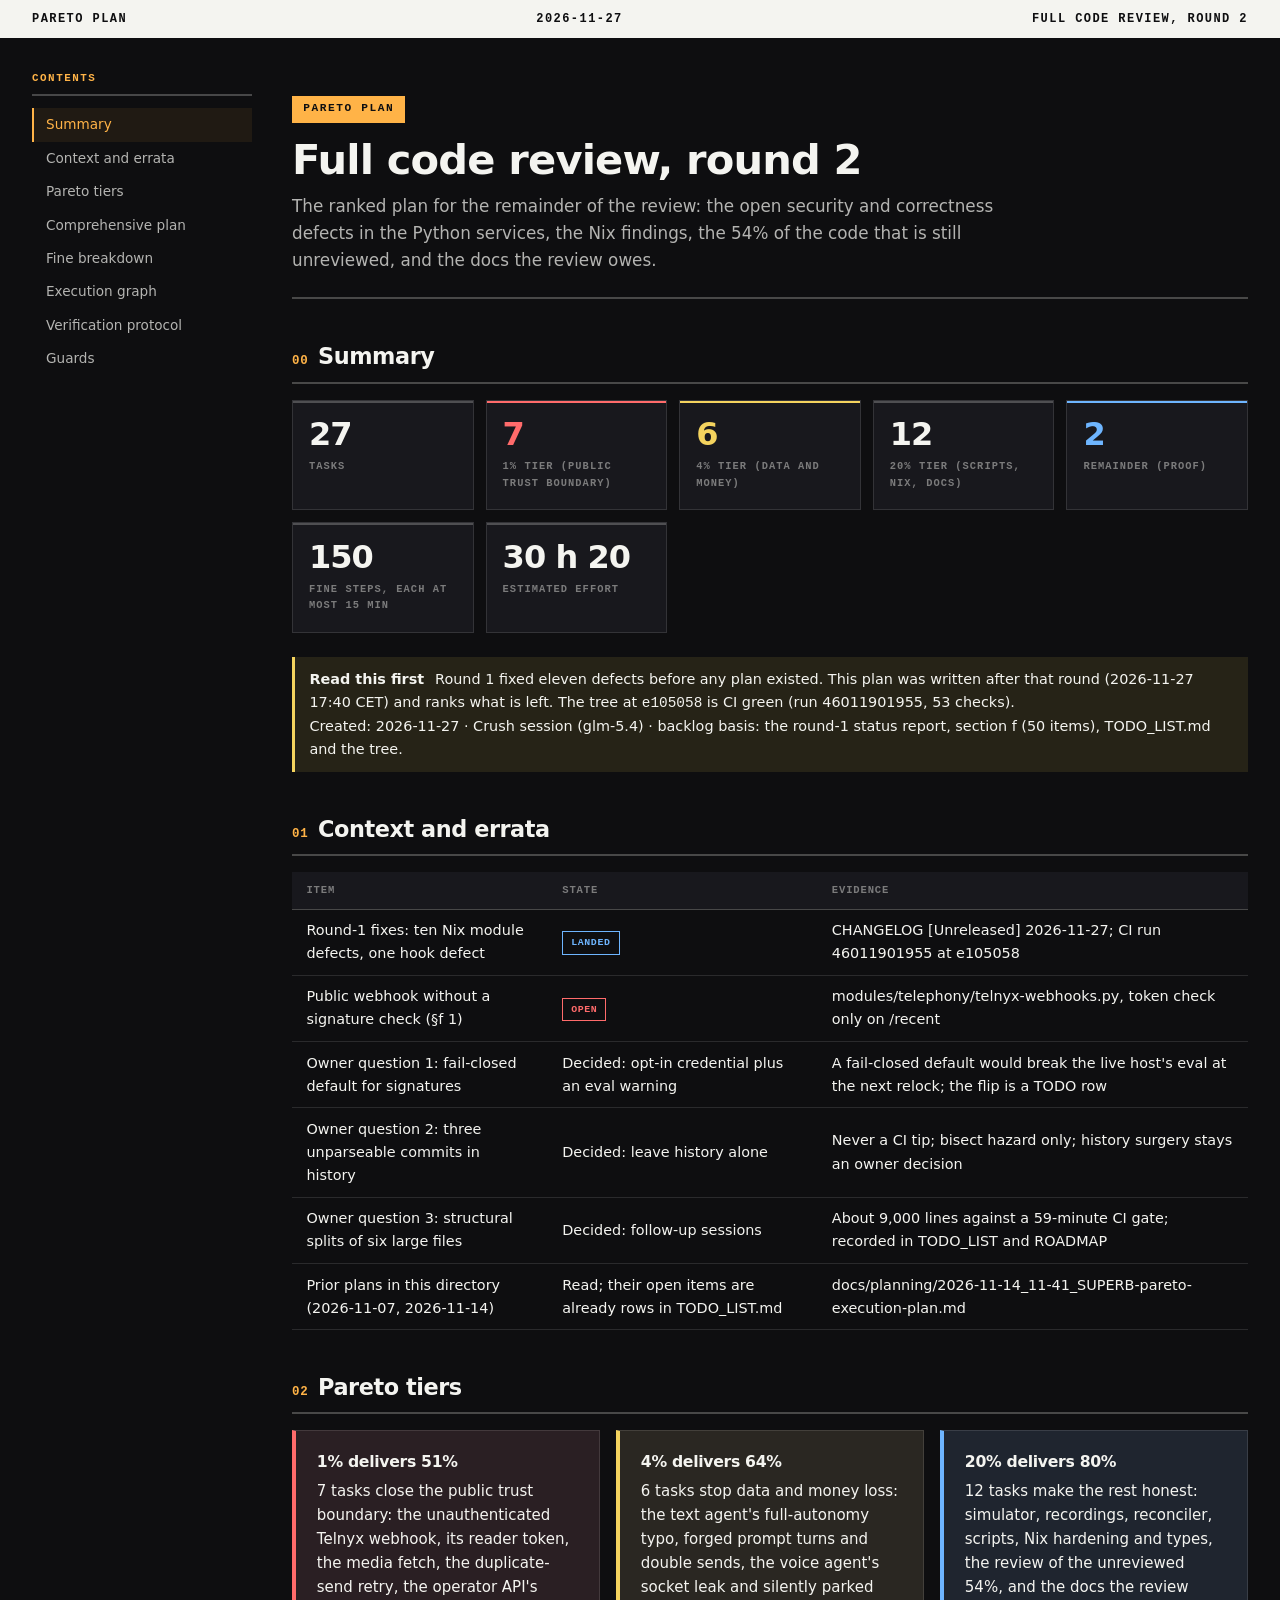
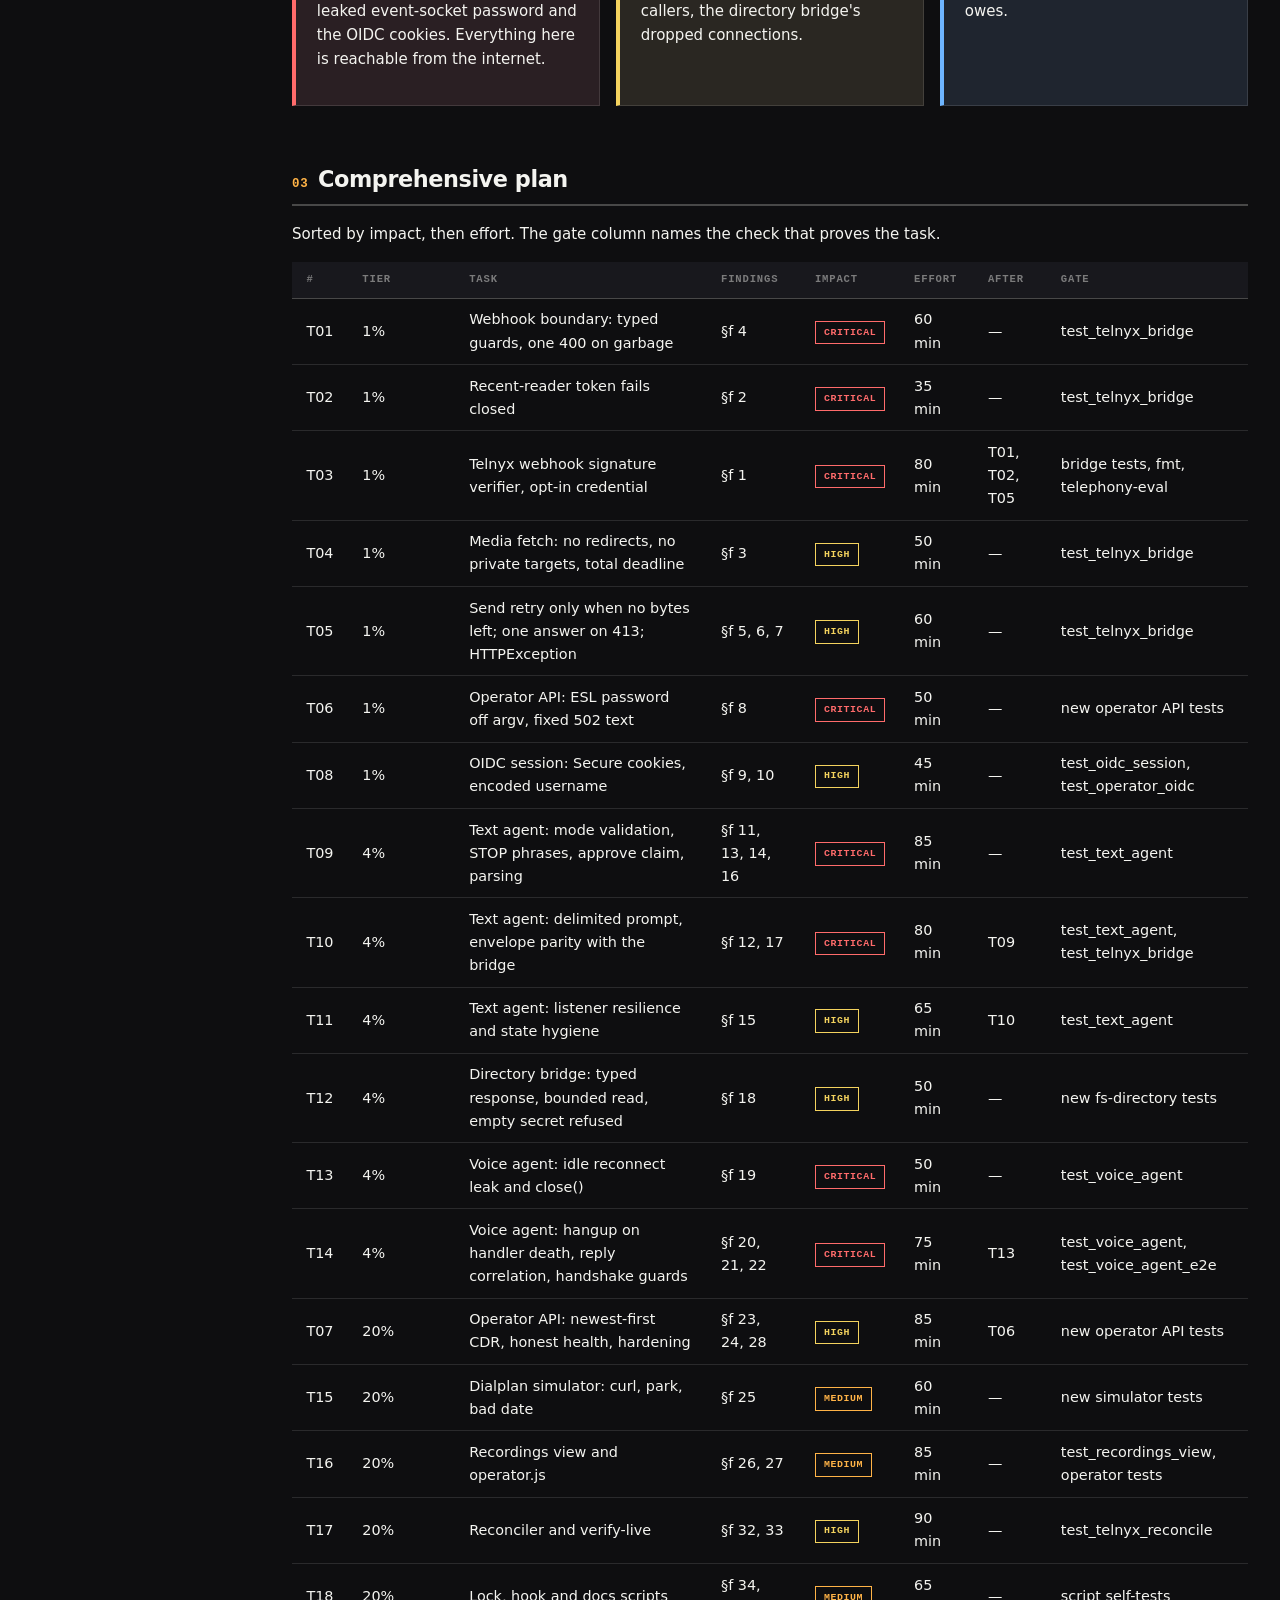
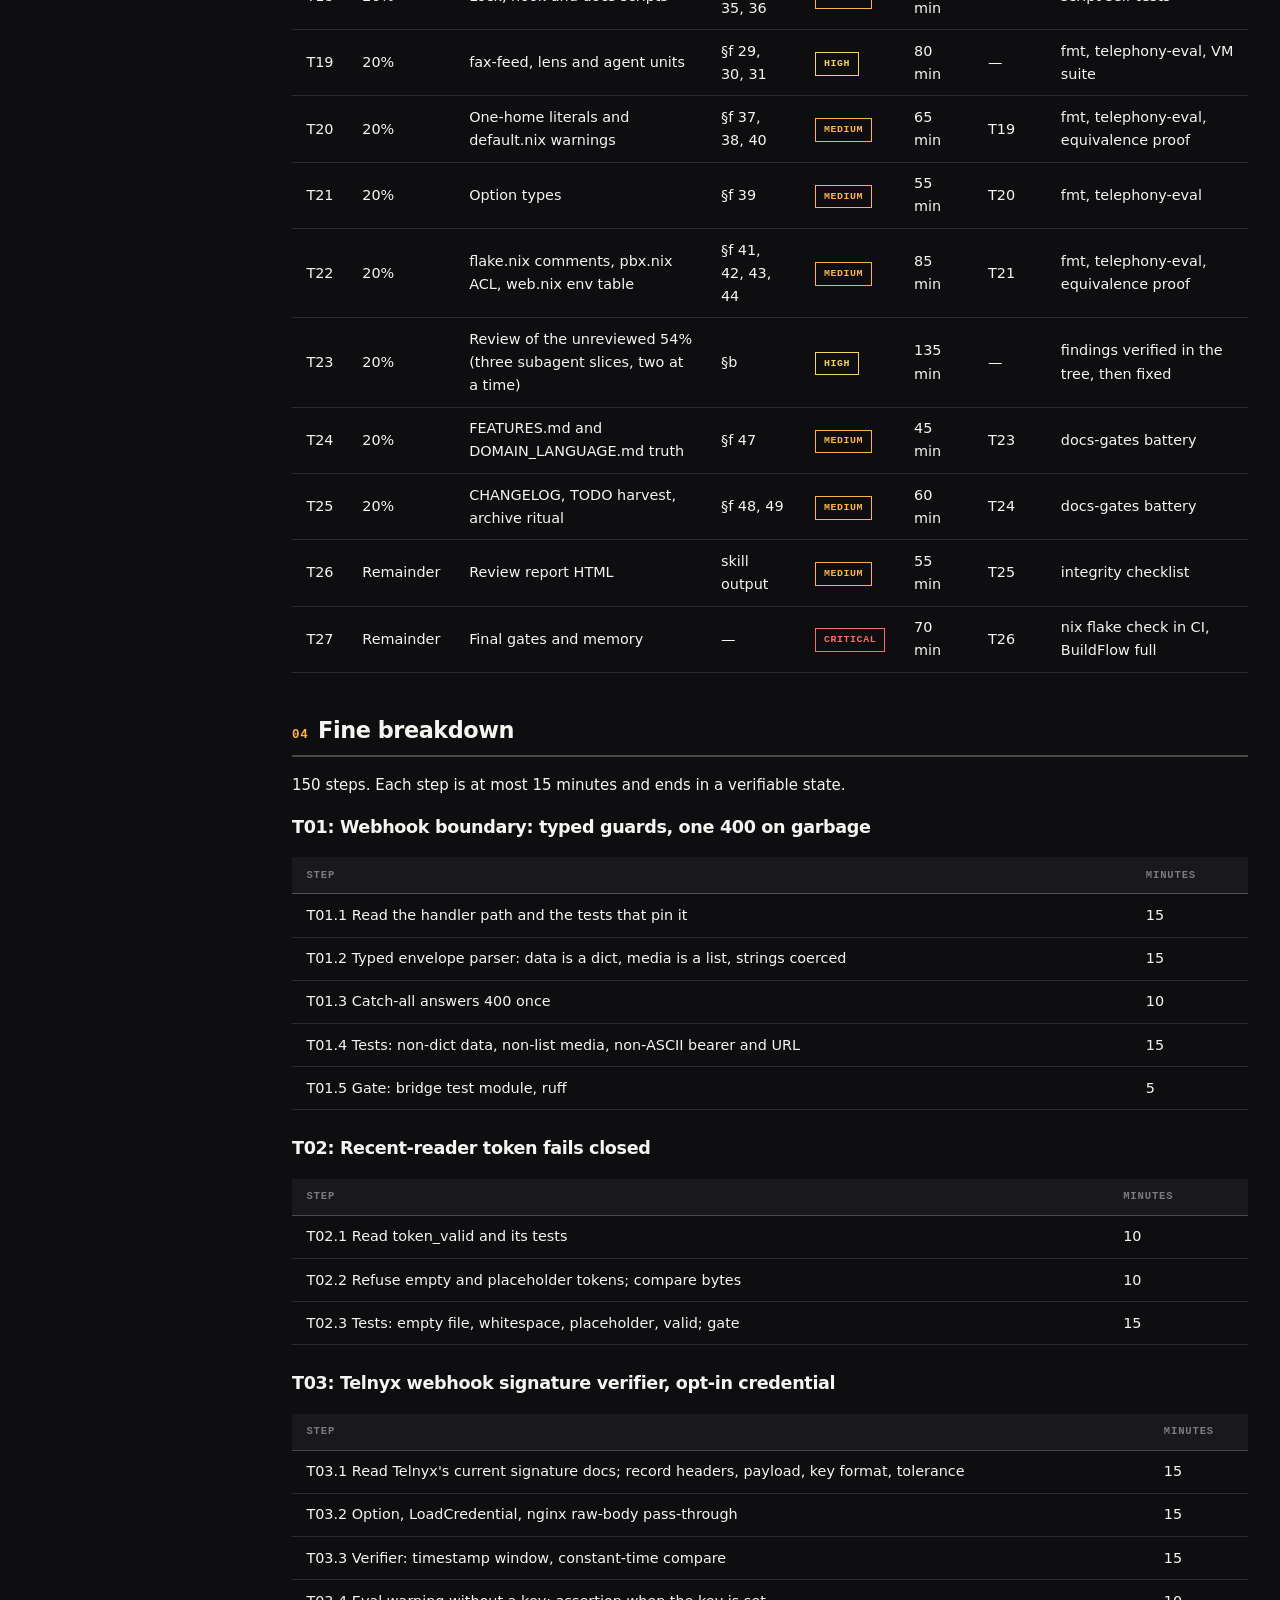
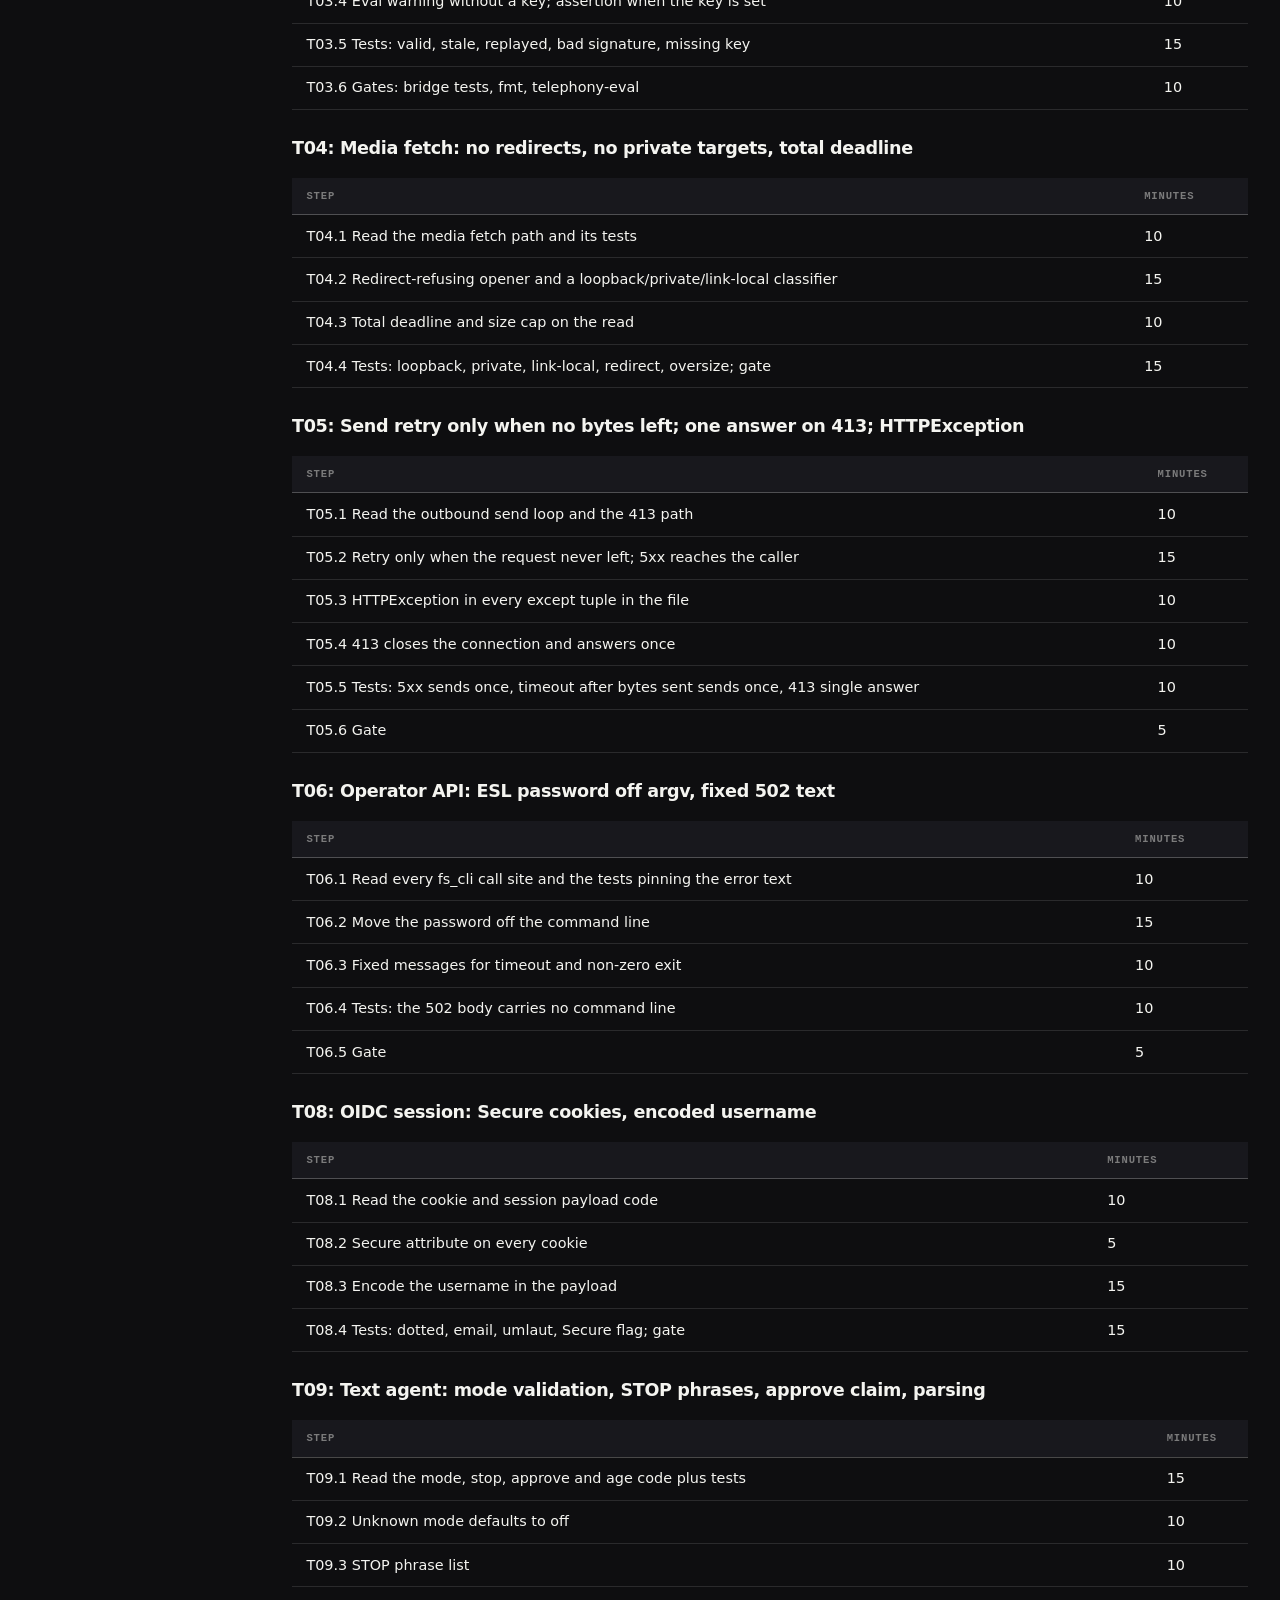
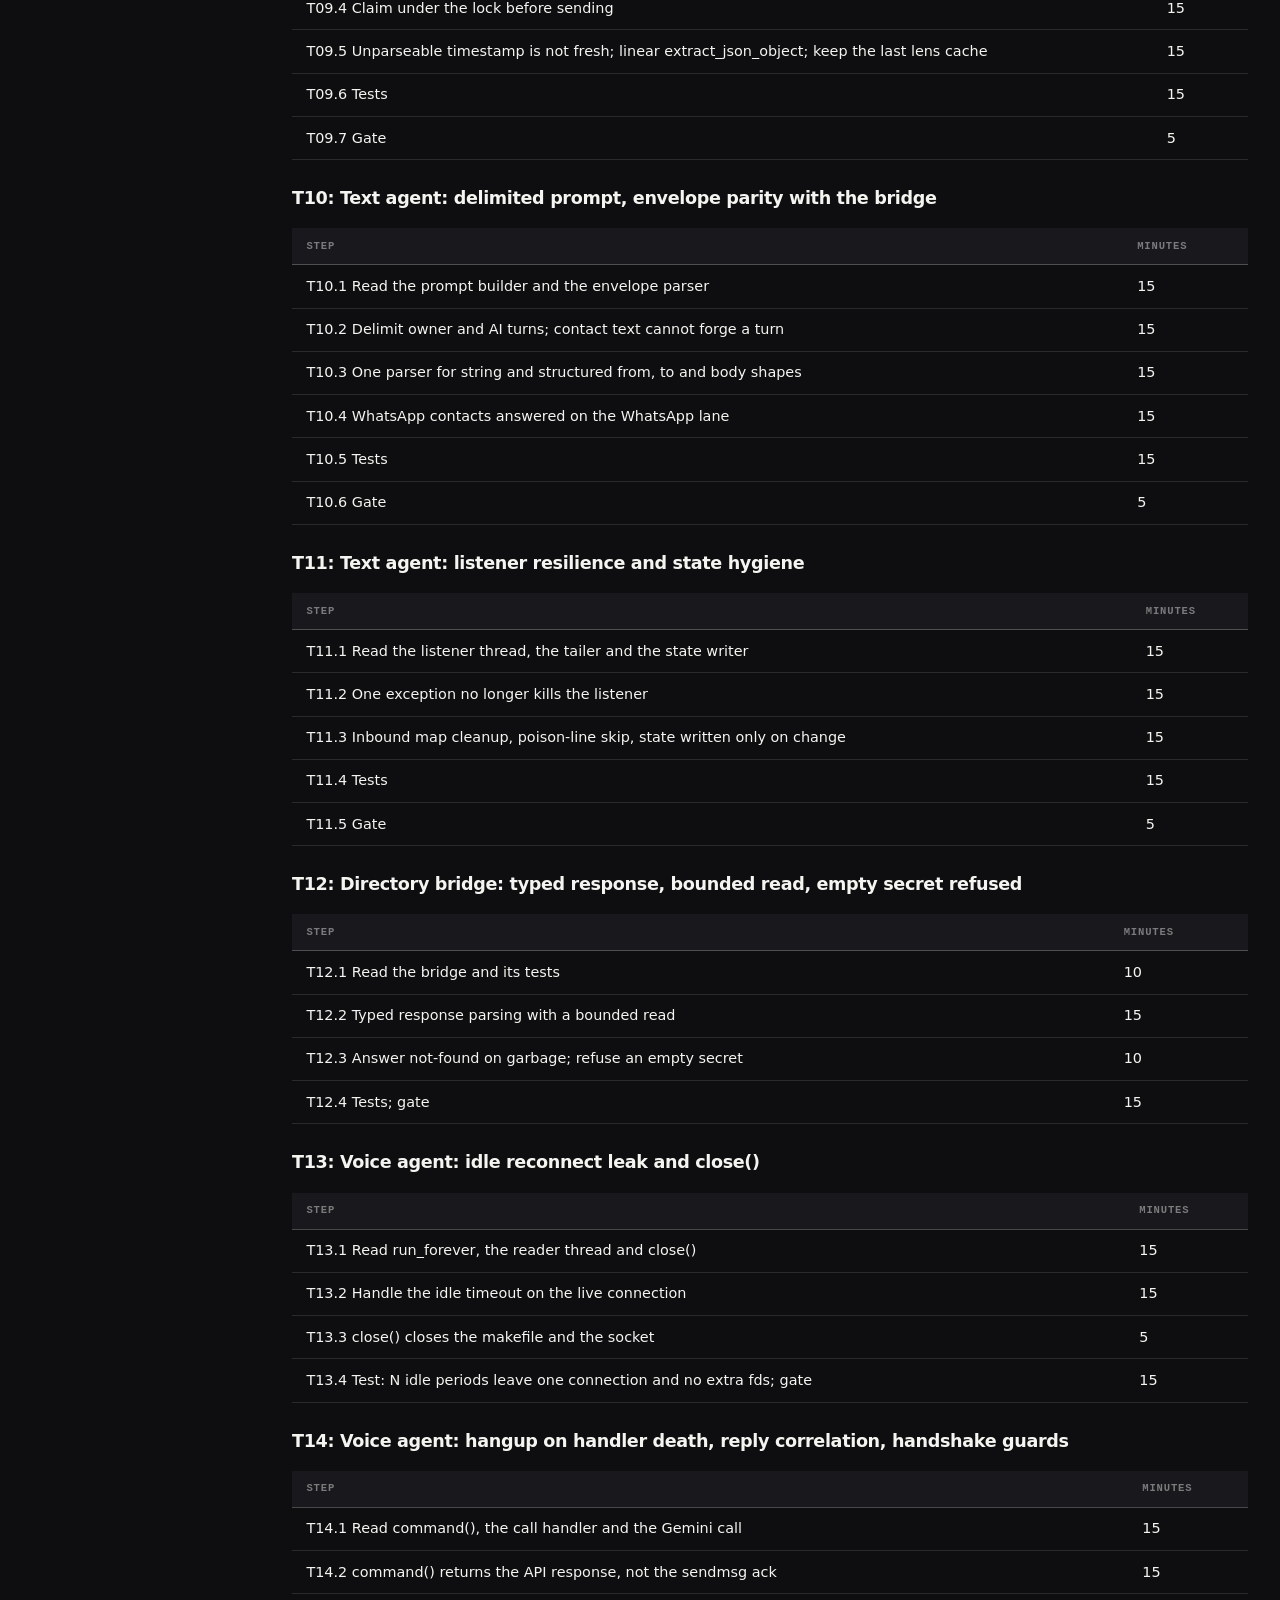
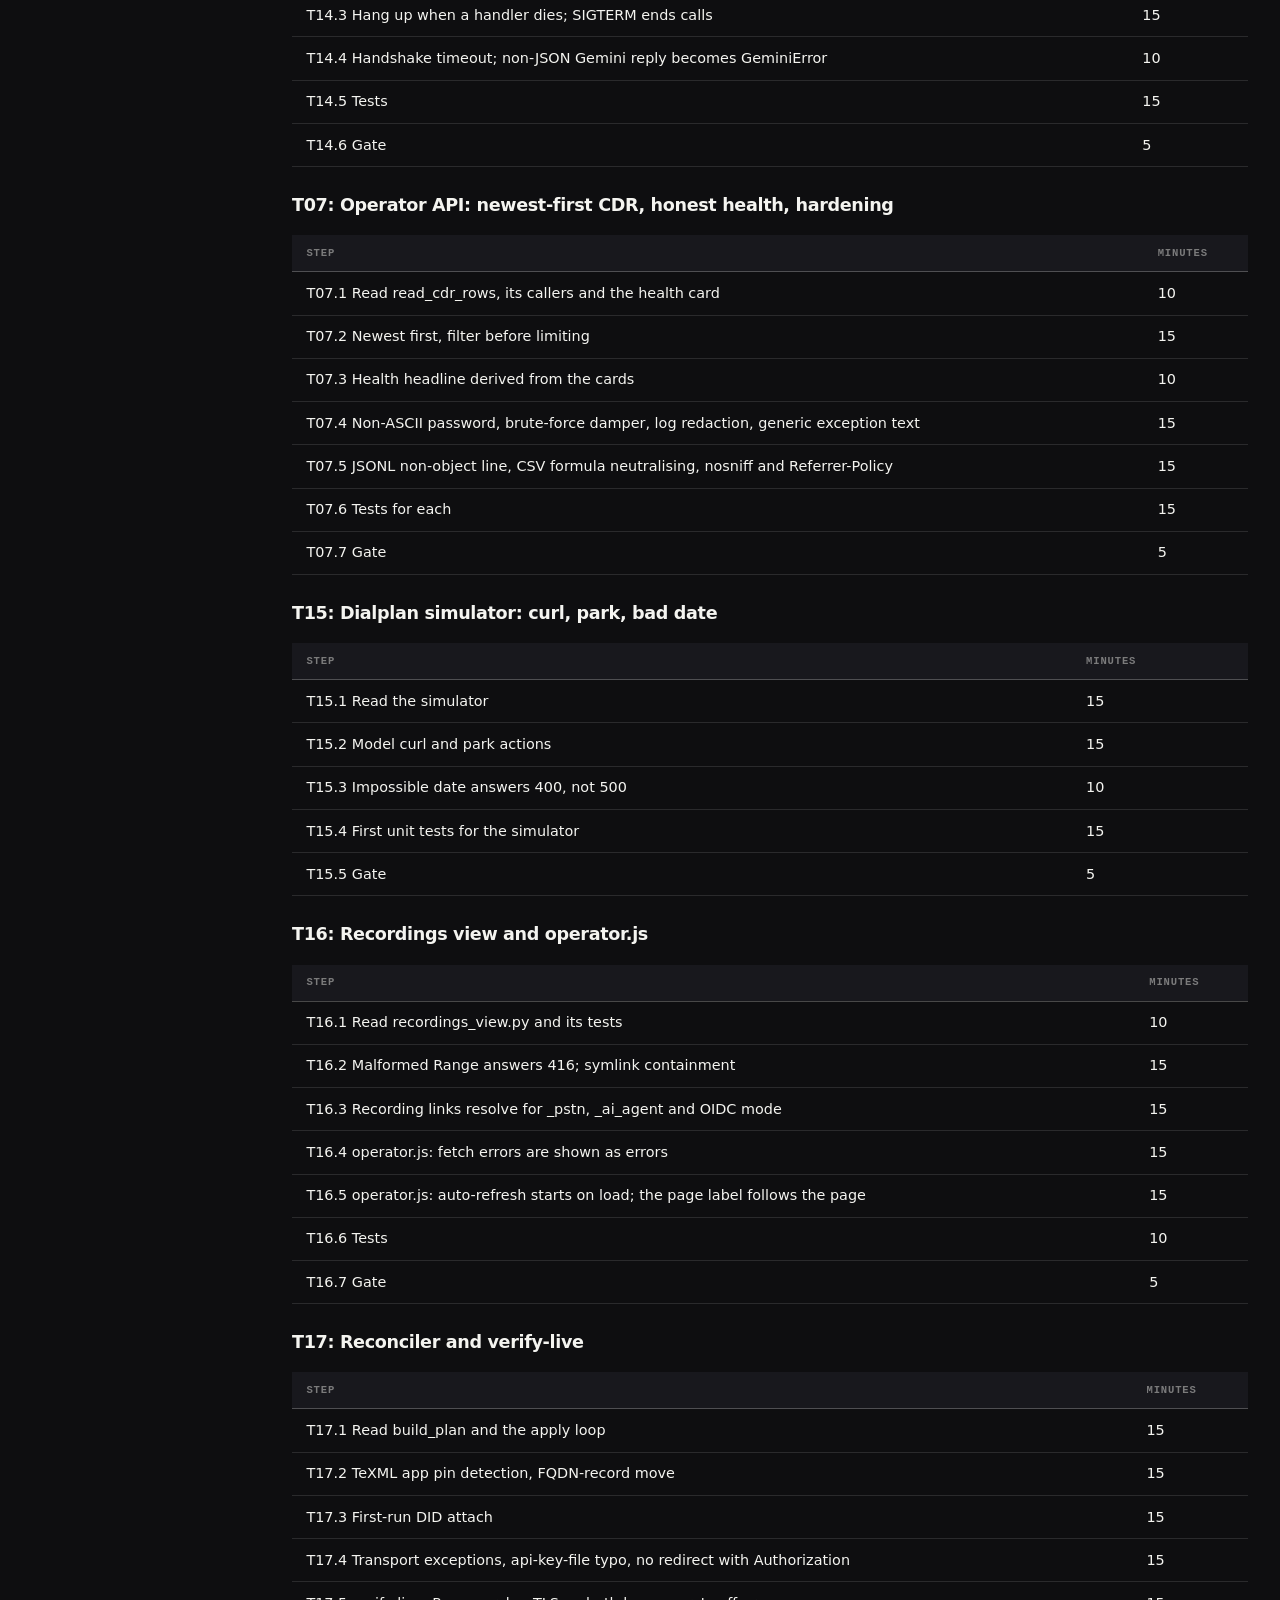
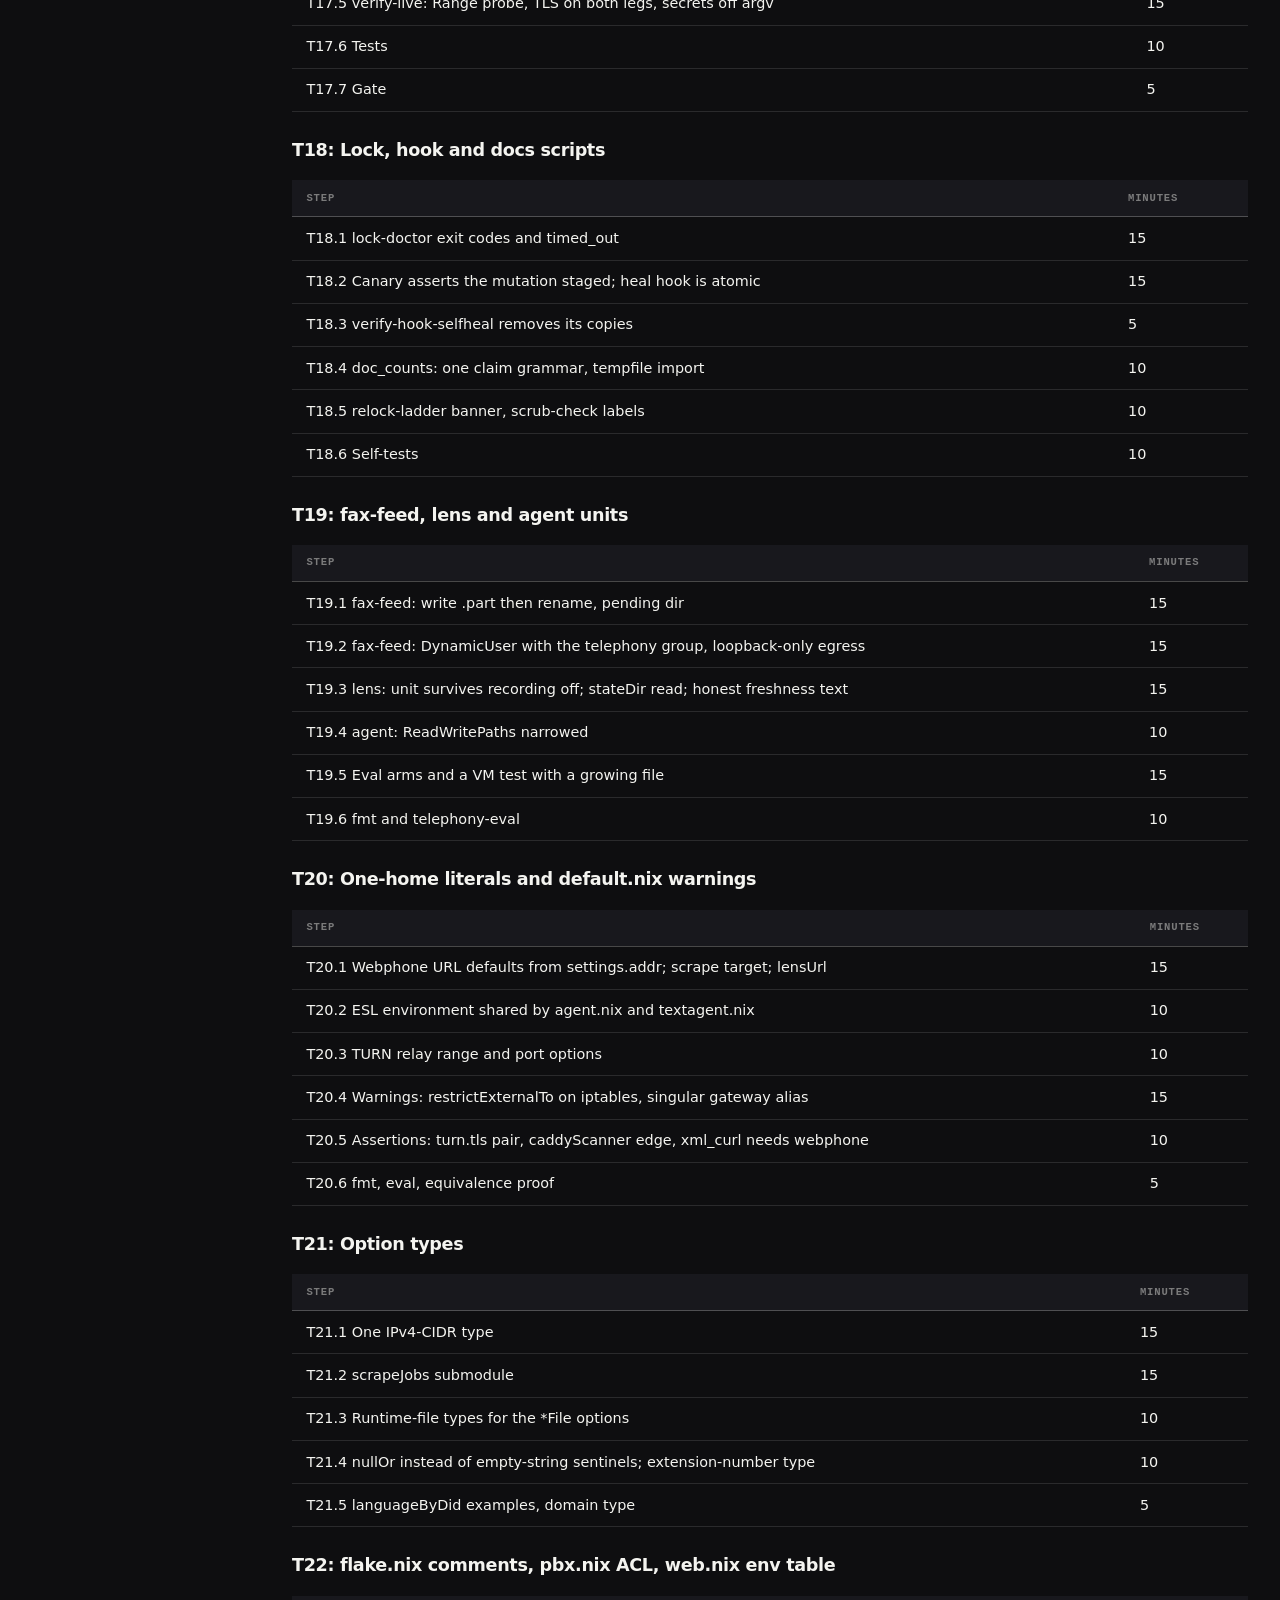
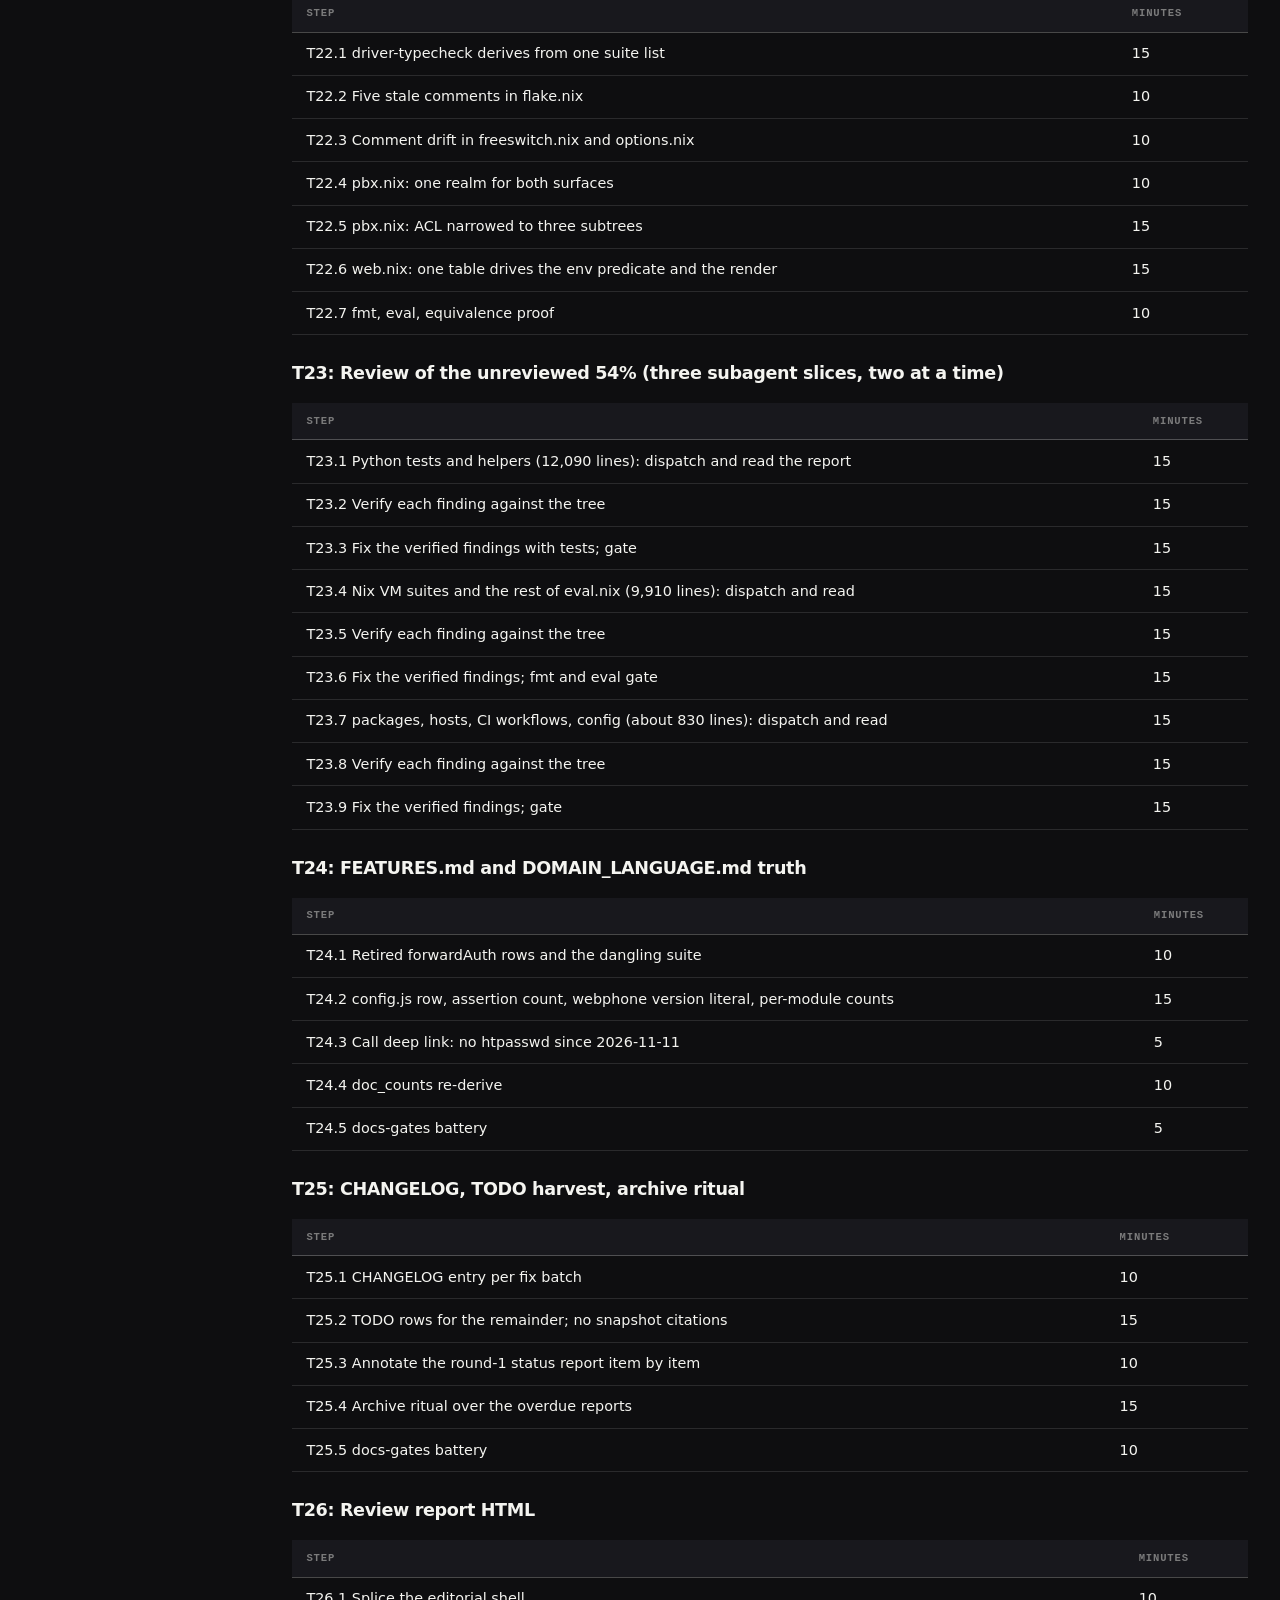
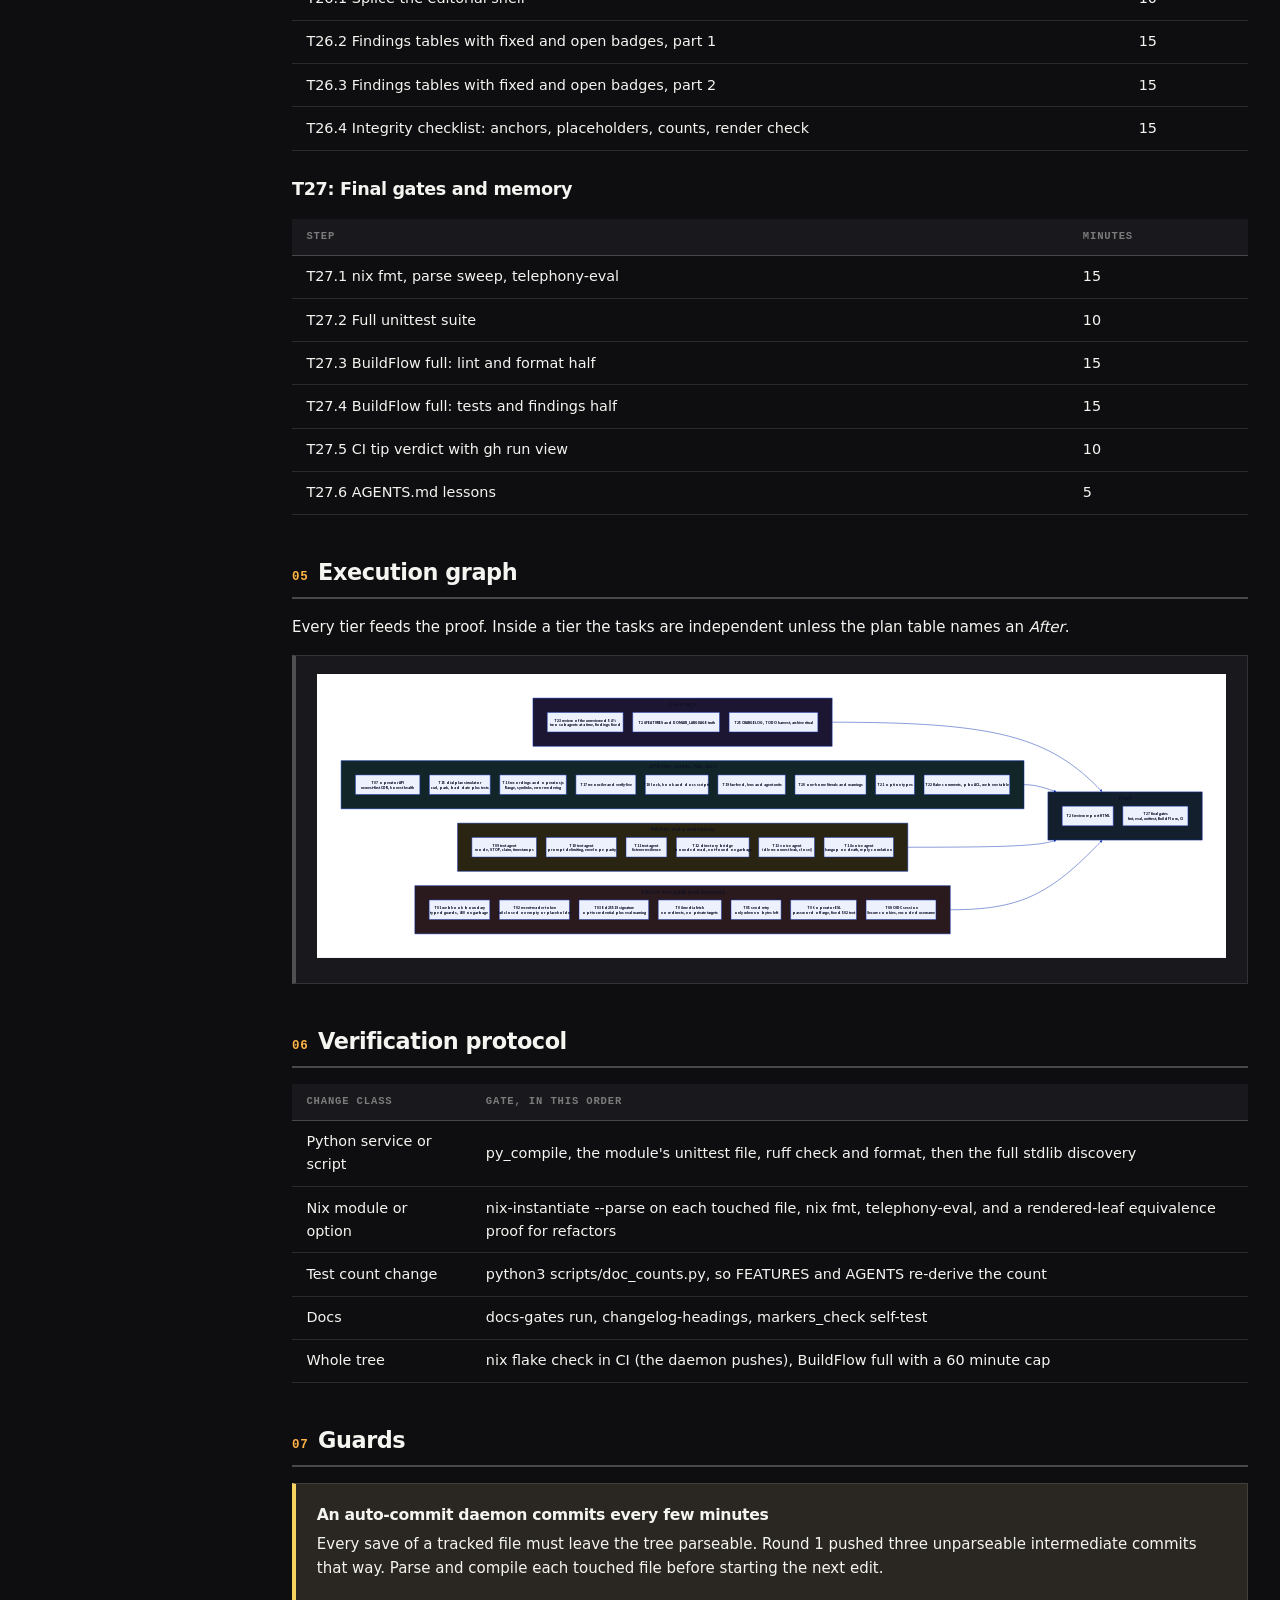
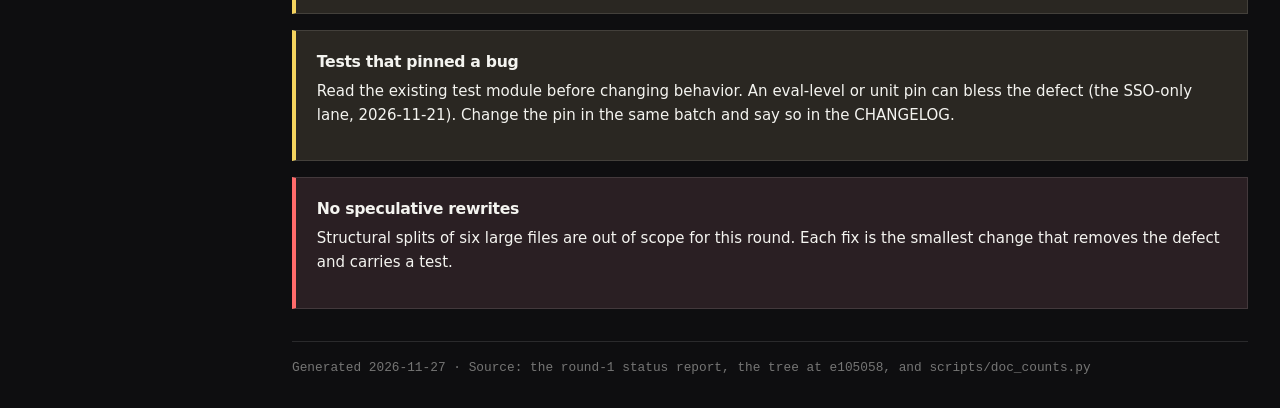
<file: docs/planning/2026-11-27_17-40_SUPERB-full-code-review-round2-pareto-plan.html>
<!doctype html>
<html lang="en">
  <head>
    <meta charset="UTF-8" />
    <meta name="viewport" content="width=device-width, initial-scale=1.0" />
    <title>Pareto plan 2026-11-27: full code review, round 2</title>
    <style>
      /* =========================================================================
         BAUHAUS DARK — Dashboard template
         Design language: form follows function. Primary colors on graphite.
         Zero external dependencies: system fonts, no CDN, no build step.
         Token architecture: see references/bauhaus-tokens.md
         ========================================================================= */

      :root {
        /* --- Primitive palette (Bauhaus Dark) --- */
        --color-graphite: #0e0e10;
        --color-graphite-2: #18181d;
        --color-graphite-3: #16161a;
        --color-bone: #f4f4f0;
        --color-red: #ff6b6b;
        --color-blue: #6eb5ff;
        --color-yellow: #f4d35e;
        --color-amber: #ffb347;
        --color-hairline: rgba(244, 244, 240, 0.12);
        --color-hairline-strong: rgba(244, 244, 240, 0.25);

        /* --- Semantic layer (shared vocabulary with editorial template) --- */
        --surface: var(--color-graphite);
        --surface-raised: var(--color-graphite-2);
        --surface-sunken: var(--color-graphite-3);
        --text: var(--color-bone);
        --text-muted: rgba(244, 244, 240, 0.72);
        --text-faint: rgba(244, 244, 240, 0.45);
        --border: var(--color-hairline);
        --border-strong: var(--color-hairline-strong);
        --accent: var(--color-amber);
        --problem: var(--color-red);
        --solution: var(--color-blue);
        --warning: var(--color-yellow);

        /* --- Backward-compatible aliases (do not break consumer skills) --- */
        --bg: var(--surface);
        --bg-elevated: var(--surface-raised);
        --bg-sunken: var(--surface-sunken);
        --bg-card: var(--surface-raised);
        --bg-code: var(--surface-sunken);
        --ink: var(--text);
        --ink-secondary: var(--text-muted);
        --ink-muted: var(--text-faint);
        --rose: var(--problem);
        --rose-glow: color-mix(in srgb, var(--problem) 15%, transparent);
        --emerald: var(--solution);
        --emerald-glow: color-mix(in srgb, var(--solution) 15%, transparent);
        --amber-glow: color-mix(in srgb, var(--warning) 15%, transparent);
        --coral: var(--problem);
        --coral-light: color-mix(in srgb, var(--problem) 15%, transparent);
        --teal: var(--solution);
        --teal-light: color-mix(in srgb, var(--solution) 15%, transparent);
        --amber-light: color-mix(in srgb, var(--warning) 20%, transparent);

        /* --- Shape --- */
        --radius: 0px; /* Bauhaus default: sharp corners */
        --radius-sm: 0px;

        /* --- Type stacks (system only — zero external fonts) --- */
        --font-heading:
          ui-sans-serif, system-ui, -apple-system, BlinkMacSystemFont,
          "Segoe UI", Roboto, Helvetica, Arial, sans-serif;
        --font-body:
          ui-sans-serif, system-ui, -apple-system, BlinkMacSystemFont,
          "Segoe UI", Roboto, Helvetica, Arial, sans-serif;
        --font-mono:
          ui-monospace, "Cascadia Code", "Source Code Pro", "JetBrains Mono",
          Menlo, Consolas, monospace;
      }

      * {
        box-sizing: border-box;
        margin: 0;
        padding: 0;
      }
      html {
        scroll-behavior: smooth;
      }
      @media (prefers-reduced-motion: reduce) {
        html {
          scroll-behavior: auto;
        }
        *,
        *::before,
        *::after {
          transition-duration: 0.01ms !important;
          animation-duration: 0.01ms !important;
        }
      }
      /* Sticky-header offset for anchor jumps */
      section[id],
      [id] {
        scroll-margin-top: 60px;
      }

      body {
        background: var(--surface);
        color: var(--text);
        font-family: var(--font-body);
        font-size: 15px;
        line-height: 1.6;
        -webkit-font-smoothing: antialiased;
        -moz-osx-font-smoothing: grayscale;
      }

      /* --- Accessibility: keyboard focus --- */
      :focus-visible {
        outline: 2px solid var(--accent);
        outline-offset: 2px;
      }
      a:focus-visible {
        outline-offset: -1px;
      }

      /* --- Full-bleed top bar --- */
      .top-bar {
        background: var(--text);
        color: var(--surface);
        padding: 0.6rem 2rem;
        font-family: var(--font-mono);
        font-size: 0.75rem;
        font-weight: 700;
        letter-spacing: 0.12em;
        text-transform: uppercase;
        display: flex;
        justify-content: space-between;
        align-items: center;
      }

      /* --- Layout: optional sticky sidebar TOC --- */
      .layout {
        display: flex;
        gap: 2.5rem;
        padding: 2rem;
      }
      .sidebar {
        width: 220px;
        flex-shrink: 0;
        position: sticky;
        top: 1rem;
        align-self: flex-start;
        height: calc(100vh - 2rem);
        overflow-y: auto;
        display: none;
      }
      .sidebar nav {
        display: flex;
        flex-direction: column;
        gap: 0;
      }
      .sidebar .label {
        font-family: var(--font-mono);
        font-size: 0.68rem;
        font-weight: 700;
        text-transform: uppercase;
        letter-spacing: 0.14em;
        color: var(--accent);
        margin-bottom: 0.75rem;
        padding-bottom: 0.4rem;
        border-bottom: 2px solid var(--border-strong);
      }
      .sidebar a {
        font-size: 0.85rem;
        color: var(--text-muted);
        text-decoration: none;
        padding: 0.45rem 0.75rem;
        border-left: 2px solid transparent;
        transition: all 0.15s ease;
        line-height: 1.4;
        font-weight: 500;
      }
      .sidebar a:hover,
      .sidebar a.active {
        color: var(--accent);
        border-left-color: var(--accent);
        background: color-mix(in srgb, var(--accent) 8%, transparent);
      }
      .main {
        flex: 1;
        min-width: 0;
      }

      /* --- Headings --- */
      h1,
      h2,
      h3,
      h4 {
        font-family: var(--font-heading);
        font-weight: 800;
        letter-spacing: -0.02em;
      }
      h1 {
        font-size: clamp(1.8rem, 4vw, 2.6rem);
        line-height: 1.1;
        margin: 0 0 0.6rem;
      }
      h2 {
        font-size: 1.4rem;
        margin: 2.5rem 0 1rem;
        padding-bottom: 0.4rem;
        border-bottom: 2px solid var(--border-strong);
        display: flex;
        align-items: baseline;
        gap: 0.6rem;
      }
      h2 .num {
        font-family: var(--font-mono);
        font-size: 0.78rem;
        color: var(--accent);
        font-weight: 700;
        letter-spacing: 0.06em;
      }
      h3 {
        font-size: 1.1rem;
        margin: 0 0 0.4rem;
        font-weight: 700;
      }
      h4 {
        font-size: 0.98rem;
        margin: 0 0 0.3rem;
        font-weight: 700;
      }
      p {
        margin: 0 0 1rem;
      }

      /* --- Hero --- */
      .hero {
        padding: 1.5rem 0 1.5rem;
        margin-bottom: 1.5rem;
        border-bottom: 2px solid var(--border-strong);
      }
      .hero-badge {
        display: inline-block;
        font-family: var(--font-mono);
        font-size: 0.7rem;
        font-weight: 700;
        text-transform: uppercase;
        letter-spacing: 0.14em;
        color: var(--surface);
        background: var(--accent);
        padding: 0.3rem 0.7rem;
        margin-bottom: 0.9rem;
      }
      .hero-subtitle {
        font-size: 1.05rem;
        color: var(--text-muted);
        max-width: 70ch;
        margin: 0;
      }

      /* Bauhaus signature: geometric shape cluster (optional) */
      .hero-shapes {
        position: relative;
        height: 80px;
        margin-bottom: 1rem;
      }
      .hero-shapes .circle {
        position: absolute;
        top: 0;
        left: 0;
        width: 56px;
        height: 56px;
        background: var(--problem);
        border-radius: 50%;
      }
      .hero-shapes .square {
        position: absolute;
        top: 24px;
        left: 72px;
        width: 48px;
        height: 48px;
        background: var(--solution);
      }
      .hero-shapes .tri {
        position: absolute;
        top: 8px;
        left: 140px;
        width: 0;
        height: 0;
        border-left: 28px solid transparent;
        border-right: 28px solid transparent;
        border-bottom: 48px solid var(--warning);
      }

      /* --- General cards --- */
      .card {
        background: var(--surface-raised);
        border: 1px solid var(--border);
        padding: 1.1rem 1.3rem;
        margin-bottom: 1rem;
        border-left: 4px solid var(--border-strong);
      }
      .card-problem {
        border-left-color: var(--problem);
        background: color-mix(
          in srgb,
          var(--problem) 8%,
          var(--surface-raised)
        );
      }
      .card-solution {
        border-left-color: var(--solution);
        background: color-mix(
          in srgb,
          var(--solution) 8%,
          var(--surface-raised)
        );
      }
      .card-warning {
        border-left-color: var(--warning);
        background: color-mix(
          in srgb,
          var(--warning) 8%,
          var(--surface-raised)
        );
      }

      /* --- Issue cards --- */
      .issue {
        background: var(--surface-raised);
        border: 1px solid var(--border);
        padding: 1.1rem 1.3rem;
        margin-bottom: 1rem;
        border-left: 4px solid var(--border-strong);
      }
      .issue-critical {
        border-left-color: var(--problem);
        background: color-mix(
          in srgb,
          var(--problem) 8%,
          var(--surface-raised)
        );
      }
      .issue-important {
        border-left-color: var(--warning);
        background: color-mix(
          in srgb,
          var(--warning) 8%,
          var(--surface-raised)
        );
      }
      .issue-nice {
        border-left-color: var(--solution);
        background: color-mix(
          in srgb,
          var(--solution) 8%,
          var(--surface-raised)
        );
      }
      .issue h3 {
        margin-bottom: 0.3rem;
      }
      .issue .where {
        font-family: var(--font-mono);
        font-size: 0.78rem;
        color: var(--text-faint);
        margin: 0.2rem 0 0.6rem;
      }
      .issue p:last-child {
        margin-bottom: 0;
      }

      /* --- Severity badges (used inside issue cards) --- */
      .severity {
        display: inline-block;
        font-family: var(--font-mono);
        font-size: 0.62rem;
        font-weight: 700;
        letter-spacing: 0.1em;
        text-transform: uppercase;
        padding: 0.2rem 0.55rem;
        margin-bottom: 0.6rem;
        color: var(--surface);
      }
      .severity-critical {
        background: var(--problem);
      }
      .severity-important {
        background: var(--warning);
      }
      .severity-nice {
        background: var(--solution);
      }

      /* --- Inline badges (used in tables) --- */
      .badge {
        display: inline-block;
        font-family: var(--font-mono);
        font-size: 0.62rem;
        font-weight: 700;
        letter-spacing: 0.06em;
        text-transform: uppercase;
        padding: 0.18rem 0.5rem;
        border: 1px solid var(--border-strong);
        color: var(--text-muted);
      }
      .badge-critical {
        color: var(--problem);
        border-color: var(--problem);
      }
      .badge-high {
        color: var(--warning);
        border-color: var(--warning);
      }
      .badge-medium {
        color: var(--accent);
        border-color: var(--accent);
      }
      .badge-low {
        color: var(--text-muted);
      }
      .badge-fixed {
        color: var(--solution);
        border-color: var(--solution);
      }

      /* --- Callouts (used inside issues or standalone) --- */
      .callout {
        margin: 0.8rem 0 0;
        padding: 0.7rem 0.9rem;
        border-left: 3px solid var(--border-strong);
        background: color-mix(in srgb, var(--text) 5%, transparent);
        font-size: 0.9rem;
      }
      .callout strong {
        display: inline-block;
        margin-right: 0.4rem;
      }
      .callout-solution {
        border-left-color: var(--solution);
        background: color-mix(in srgb, var(--solution) 10%, transparent);
      }
      .callout-warning {
        border-left-color: var(--warning);
        background: color-mix(in srgb, var(--warning) 10%, transparent);
      }

      /* --- Stat cards / scorecards (aliased vocabulary) --- */
      .stat-grid,
      .scorecard {
        display: grid;
        grid-template-columns: repeat(auto-fit, minmax(150px, 1fr));
        gap: 0.75rem;
        margin: 1rem 0 1.5rem;
      }
      .stat-card,
      .score-card {
        background: var(--surface-raised);
        border: 1px solid var(--border);
        padding: 1.1rem 1rem;
        position: relative;
      }
      .stat-card::before,
      .score-card::before {
        content: "";
        position: absolute;
        top: 0;
        left: 0;
        right: 0;
        height: 2px;
        background: var(--border-strong);
      }
      .stat-bad,
      .score-bad {
        /* default top bar already set */
      }
      .stat-bad::before,
      .score-bad::before {
        background: var(--problem);
      }
      .stat-good::before,
      .score-good::before {
        background: var(--solution);
      }
      .stat-warn::before,
      .score-warn::before {
        background: var(--warning);
      }
      .stat-value,
      .score {
        font-family: var(--font-heading);
        font-size: 2rem;
        font-weight: 800;
        line-height: 1;
        letter-spacing: -0.03em;
        color: var(--text);
      }
      .stat-bad .stat-value,
      .score-bad .score {
        color: var(--problem);
      }
      .stat-good .stat-value,
      .score-good .score {
        color: var(--solution);
      }
      .stat-warn .stat-value,
      .score-warn .score {
        color: var(--warning);
      }
      .stat-label,
      .score-card .label {
        font-family: var(--font-mono);
        font-size: 0.65rem;
        font-weight: 600;
        text-transform: uppercase;
        letter-spacing: 0.1em;
        color: var(--text-faint);
        margin-top: 0.5rem;
      }

      /* --- Strengths list --- */
      .strengths {
        display: grid;
        gap: 0.5rem;
        margin: 1rem 0 1.5rem;
      }
      .strength {
        display: grid;
        grid-template-columns: auto 1fr;
        gap: 0.8rem;
        padding: 0.7rem 0;
        border-bottom: 1px solid var(--border);
      }
      .strength .check {
        font-family: var(--font-mono);
        font-weight: 700;
        color: var(--solution);
        font-size: 1.1rem;
        line-height: 1.4;
      }
      .strength .text strong {
        display: block;
        margin-bottom: 0.15rem;
      }
      .strength .text span {
        color: var(--text-muted);
        font-size: 0.9rem;
      }

      /* --- Tables --- */
      .table-wrap {
        overflow-x: auto;
      }
      table {
        width: 100%;
        border-collapse: collapse;
        margin: 1rem 0 1.5rem;
        font-size: 0.9rem;
      }
      th {
        text-align: left;
        padding: 0.6rem 0.9rem;
        background: var(--surface-raised);
        color: var(--text-faint);
        font-family: var(--font-mono);
        font-size: 0.66rem;
        font-weight: 700;
        letter-spacing: 0.08em;
        text-transform: uppercase;
        border-bottom: 1px solid var(--border-strong);
      }
      td {
        padding: 0.6rem 0.9rem;
        border-bottom: 1px solid var(--border);
      }
      tr:hover td {
        background: var(--surface-raised);
      }

      /* --- Before/After comparison --- */
      .compare-header {
        display: grid;
        grid-template-columns: 1fr 1fr;
        gap: 0.75rem;
        margin: 1rem 0 0.5rem;
      }
      .compare-before,
      .compare-after {
        font-family: var(--font-mono);
        font-size: 0.7rem;
        font-weight: 700;
        text-transform: uppercase;
        letter-spacing: 0.1em;
        padding: 0.4rem 0.7rem;
        color: var(--surface);
      }
      .compare-before {
        background: var(--problem);
      }
      .compare-after {
        background: var(--solution);
      }
      .compare-row {
        display: grid;
        grid-template-columns: 1fr 1fr;
        gap: 0.75rem;
        margin-bottom: 1rem;
      }
      .compare-row pre {
        margin: 0;
      }

      /* --- Code blocks + syntax highlighting --- */
      pre {
        background: var(--surface-sunken);
        border: 1px solid var(--border);
        padding: 1rem 1.2rem;
        margin: 1rem 0;
        font-family: var(--font-mono);
        font-size: 0.82rem;
        line-height: 1.65;
        overflow-x: auto;
      }
      code {
        font-family: var(--font-mono);
      }
      p code,
      li code,
      td code {
        font-size: 0.88em;
        background: var(--surface-sunken);
        padding: 0.1rem 0.35rem;
      }
      .tok-keyword {
        color: var(--accent);
      } /* func, type, struct, if, return */
      .tok-type {
        color: var(--warning);
      } /* int, string, bool, error */
      .tok-string {
        color: var(--solution);
      } /* "quoted strings" */
      .tok-comment {
        color: var(--text-faint);
        font-style: italic;
      }
      .tok-func {
        color: #74a9ff;
      } /* function names */
      .tok-number {
        color: var(--accent);
      } /* 42, 3.14 */
      .tok-generic {
        color: var(--problem);
      } /* T, ID in generics */
      .tok-builtin {
        color: #4dd9ff;
      } /* make, len, append */
      .tok-punct {
        color: var(--text-muted);
      } /* { } ( ) ; = : */
      .tok-attr {
        color: var(--accent);
      } /* Nix attribute names */

      /* --- Dependency tree / ASCII diagrams --- */
      .dep-tree {
        background: var(--surface-sunken);
        border: 1px solid var(--border);
        padding: 1rem 1.2rem;
        margin: 1rem 0;
        font-family: var(--font-mono);
        font-size: 0.82rem;
        line-height: 1.7;
        white-space: pre;
        overflow-x: auto;
      }
      .dep-tree .root {
        color: var(--accent);
        font-weight: 700;
      }
      .dep-tree .ok {
        color: var(--solution);
      }
      .dep-tree .unwanted {
        color: var(--problem);
      }

      /* --- Inline node-and-arrow diagrams --- */
      .diagram {
        display: flex;
        flex-wrap: wrap;
        align-items: center;
        gap: 0.5rem;
        padding: 1rem;
        margin: 1rem 0;
        background: var(--surface-raised);
        border: 1px solid var(--border);
      }
      .node {
        display: inline-block;
        padding: 0.35rem 0.7rem;
        font-family: var(--font-mono);
        font-size: 0.8rem;
        font-weight: 600;
        background: var(--surface-sunken);
        border: 1px solid var(--border-strong);
      }
      .node-core {
        background: var(--accent);
        color: var(--surface);
        border-color: var(--accent);
      }
      .node-problem {
        background: var(--problem);
        color: var(--surface);
        border-color: var(--problem);
      }
      .node-good {
        background: var(--solution);
        color: var(--surface);
        border-color: var(--solution);
      }
      .arrow {
        color: var(--text-faint);
        font-family: var(--font-mono);
      }

      /* --- Grids (responsive) --- */
      .grid-2 {
        display: grid;
        grid-template-columns: repeat(2, 1fr);
        gap: 1rem;
        margin: 1rem 0;
      }
      .grid-3 {
        display: grid;
        grid-template-columns: repeat(3, 1fr);
        gap: 1rem;
        margin: 1rem 0;
      }

      /* --- Inline TOC (alternative to sidebar) --- */
      .toc {
        background: var(--surface-raised);
        border: 1px solid var(--border);
        border-left: 3px solid var(--accent);
        padding: 1rem 1.3rem;
        margin: 1rem 0 1.5rem;
      }
      .toc h3 {
        margin-bottom: 0.5rem;
      }
      .toc ul {
        list-style: none;
        padding: 0;
      }
      .toc li {
        margin: 0.25rem 0;
      }
      .toc a {
        color: var(--text-muted);
        text-decoration: none;
        font-size: 0.9rem;
      }
      .toc a:hover {
        color: var(--accent);
      }

      /* --- Migration / numbered steps --- */
      .migration-step {
        display: grid;
        grid-template-columns: 48px 1fr;
        gap: 1rem;
        margin: 1rem 0;
        padding: 1rem;
        background: var(--surface-raised);
        border: 1px solid var(--border);
        border-left: 3px solid var(--accent);
      }
      .migration-num {
        font-family: var(--font-mono);
        font-weight: 800;
        font-size: 1.5rem;
        color: var(--accent);
        line-height: 1;
      }
      .migration-content h4 {
        margin-bottom: 0.2rem;
      }
      .migration-content p {
        margin-bottom: 0;
        color: var(--text-muted);
        font-size: 0.92rem;
      }

      /* --- Footer --- */
      .footer {
        margin-top: 2rem;
        padding-top: 1rem;
        border-top: 1px solid var(--border);
        font-size: 0.8rem;
        color: var(--text-faint);
        font-family: var(--font-mono);
      }

      /* --- Responsive --- */
      @media (min-width: 1024px) {
        .sidebar {
          display: block;
        }
      }
      @media (max-width: 768px) {
        .layout {
          flex-direction: column;
          padding: 1rem;
        }
        .top-bar {
          padding: 0.6rem 1rem;
          flex-wrap: wrap;
          gap: 0.3rem;
        }
        .grid-2,
        .grid-3 {
          grid-template-columns: 1fr;
        }
        .compare-header,
        .compare-row {
          grid-template-columns: 1fr;
        }
        .stat-grid,
        .scorecard {
          grid-template-columns: repeat(2, 1fr);
        }
        .migration-step {
          grid-template-columns: 1fr;
        }
      }
    </style>
  </head>
  <body>
    <!-- Full-bleed top bar (optional — remove for quieter reports) -->
    <div class="top-bar">
      <span>PARETO PLAN</span>
      <span>2026-11-27</span>
      <span>Full code review, round 2</span>
    </div>

    <div class="layout">
      <aside class="sidebar" data-nav>
        <nav>
          <div class="label">Contents</div>
          <a href="#summary">Summary</a>
          <a href="#context">Context and errata</a>
          <a href="#tiers">Pareto tiers</a>
          <a href="#plan">Comprehensive plan</a>
          <a href="#fine">Fine breakdown</a>
          <a href="#graph">Execution graph</a>
          <a href="#verify">Verification protocol</a>
          <a href="#risks">Guards</a>
        </nav>
      </aside>

      <main class="main">
        <div class="hero">
          <div class="hero-badge">Pareto plan</div>
          <h1>Full code review, round 2</h1>
          <p class="hero-subtitle">
            The ranked plan for the remainder of the review: the open security and
            correctness defects in the Python services, the Nix findings, the 54% of the
            code that is still unreviewed, and the docs the review owes.
          </p>
        </div>

        <h2 id="summary"><span class="num">00</span>Summary</h2>
        <div class="stat-grid">
          <div class="stat-card ">
            <div class="stat-value">27</div>
            <div class="stat-label">Tasks</div>
          </div>
          <div class="stat-card stat-bad">
            <div class="stat-value">7</div>
            <div class="stat-label">1% tier (public trust boundary)</div>
          </div>
          <div class="stat-card stat-warn">
            <div class="stat-value">6</div>
            <div class="stat-label">4% tier (data and money)</div>
          </div>
          <div class="stat-card ">
            <div class="stat-value">12</div>
            <div class="stat-label">20% tier (scripts, Nix, docs)</div>
          </div>
          <div class="stat-card stat-good">
            <div class="stat-value">2</div>
            <div class="stat-label">Remainder (proof)</div>
          </div>
          <div class="stat-card ">
            <div class="stat-value">150</div>
            <div class="stat-label">Fine steps, each at most 15 min</div>
          </div>
          <div class="stat-card ">
            <div class="stat-value">30 h 20</div>
            <div class="stat-label">Estimated effort</div>
          </div>
        </div>

        <div class="callout callout-warning">
          <strong>Read this first</strong>
          Round 1 fixed eleven defects before any plan existed. This plan was written
          after that round (2026-11-27 17:40 CET) and ranks what is left. The tree at
          <code>e105058</code> is CI green (run 46011901955, 53 checks).
          <br />Created: 2026-11-27 &middot; Crush session (glm-5.4) &middot; backlog basis:
          the round-1 status report, section f (50 items), TODO_LIST.md and the tree.
        </div>

        <h2 id="context"><span class="num">01</span>Context and errata</h2>
        <table>
          <thead>
            <tr><th>Item</th><th>State</th><th>Evidence</th></tr>
          </thead>
          <tbody>
            <tr><td>Round-1 fixes: ten Nix module defects, one hook defect</td><td><span class="badge badge-fixed">Landed</span></td><td>CHANGELOG [Unreleased] 2026-11-27; CI run 46011901955 at e105058</td></tr>
            <tr><td>Public webhook without a signature check (§f 1)</td><td><span class="badge badge-critical">Open</span></td><td>modules/telephony/telnyx-webhooks.py, token check only on /recent</td></tr>
            <tr><td>Owner question 1: fail-closed default for signatures</td><td>Decided: opt-in credential plus an eval warning</td><td>A fail-closed default would break the live host&#x27;s eval at the next relock; the flip is a TODO row</td></tr>
            <tr><td>Owner question 2: three unparseable commits in history</td><td>Decided: leave history alone</td><td>Never a CI tip; bisect hazard only; history surgery stays an owner decision</td></tr>
            <tr><td>Owner question 3: structural splits of six large files</td><td>Decided: follow-up sessions</td><td>About 9,000 lines against a 59-minute CI gate; recorded in TODO_LIST and ROADMAP</td></tr>
            <tr><td>Prior plans in this directory (2026-11-07, 2026-11-14)</td><td>Read; their open items are already rows in TODO_LIST.md</td><td>docs/planning/2026-11-14_11-41_SUPERB-pareto-execution-plan.md</td></tr>
          </tbody>
        </table>

        <h2 id="tiers"><span class="num">02</span>Pareto tiers</h2>
        <div class="grid-3">
          <div class="card card-problem">
            <h4>1% delivers 51%</h4>
            <p>7 tasks close the public trust boundary: the unauthenticated Telnyx webhook, its reader token, the media fetch, the duplicate-send retry, the operator API&#x27;s leaked event-socket password and the OIDC cookies. Everything here is reachable from the internet.</p>
          </div>
          <div class="card card-warning">
            <h4>4% delivers 64%</h4>
            <p>6 tasks stop data and money loss: the text agent&#x27;s full-autonomy typo, forged prompt turns and double sends, the voice agent&#x27;s socket leak and silently parked callers, the directory bridge&#x27;s dropped connections.</p>
          </div>
          <div class="card card-solution">
            <h4>20% delivers 80%</h4>
            <p>12 tasks make the rest honest: simulator, recordings, reconciler, scripts, Nix hardening and types, the review of the unreviewed 54%, and the docs the review owes.</p>
          </div>
        </div>

        <h2 id="plan"><span class="num">03</span>Comprehensive plan</h2>
        <p>Sorted by impact, then effort. The gate column names the check that proves the task.</p>
        <table>
          <thead>
            <tr><th>#</th><th>Tier</th><th>Task</th><th>Findings</th><th>Impact</th><th>Effort</th><th>After</th><th>Gate</th></tr>
          </thead>
          <tbody>
            <tr>
              <td>T01</td>
              <td>1%</td>
              <td>Webhook boundary: typed guards, one 400 on garbage</td>
              <td>§f 4</td>
              <td><span class="badge badge-critical">Critical</span></td>
              <td>60 min</td>
              <td>—</td>
              <td>test_telnyx_bridge</td>
            </tr>
            <tr>
              <td>T02</td>
              <td>1%</td>
              <td>Recent-reader token fails closed</td>
              <td>§f 2</td>
              <td><span class="badge badge-critical">Critical</span></td>
              <td>35 min</td>
              <td>—</td>
              <td>test_telnyx_bridge</td>
            </tr>
            <tr>
              <td>T03</td>
              <td>1%</td>
              <td>Telnyx webhook signature verifier, opt-in credential</td>
              <td>§f 1</td>
              <td><span class="badge badge-critical">Critical</span></td>
              <td>80 min</td>
              <td>T01, T02, T05</td>
              <td>bridge tests, fmt, telephony-eval</td>
            </tr>
            <tr>
              <td>T04</td>
              <td>1%</td>
              <td>Media fetch: no redirects, no private targets, total deadline</td>
              <td>§f 3</td>
              <td><span class="badge badge-high">High</span></td>
              <td>50 min</td>
              <td>—</td>
              <td>test_telnyx_bridge</td>
            </tr>
            <tr>
              <td>T05</td>
              <td>1%</td>
              <td>Send retry only when no bytes left; one answer on 413; HTTPException</td>
              <td>§f 5, 6, 7</td>
              <td><span class="badge badge-high">High</span></td>
              <td>60 min</td>
              <td>—</td>
              <td>test_telnyx_bridge</td>
            </tr>
            <tr>
              <td>T06</td>
              <td>1%</td>
              <td>Operator API: ESL password off argv, fixed 502 text</td>
              <td>§f 8</td>
              <td><span class="badge badge-critical">Critical</span></td>
              <td>50 min</td>
              <td>—</td>
              <td>new operator API tests</td>
            </tr>
            <tr>
              <td>T08</td>
              <td>1%</td>
              <td>OIDC session: Secure cookies, encoded username</td>
              <td>§f 9, 10</td>
              <td><span class="badge badge-high">High</span></td>
              <td>45 min</td>
              <td>—</td>
              <td>test_oidc_session, test_operator_oidc</td>
            </tr>
            <tr>
              <td>T09</td>
              <td>4%</td>
              <td>Text agent: mode validation, STOP phrases, approve claim, parsing</td>
              <td>§f 11, 13, 14, 16</td>
              <td><span class="badge badge-critical">Critical</span></td>
              <td>85 min</td>
              <td>—</td>
              <td>test_text_agent</td>
            </tr>
            <tr>
              <td>T10</td>
              <td>4%</td>
              <td>Text agent: delimited prompt, envelope parity with the bridge</td>
              <td>§f 12, 17</td>
              <td><span class="badge badge-critical">Critical</span></td>
              <td>80 min</td>
              <td>T09</td>
              <td>test_text_agent, test_telnyx_bridge</td>
            </tr>
            <tr>
              <td>T11</td>
              <td>4%</td>
              <td>Text agent: listener resilience and state hygiene</td>
              <td>§f 15</td>
              <td><span class="badge badge-high">High</span></td>
              <td>65 min</td>
              <td>T10</td>
              <td>test_text_agent</td>
            </tr>
            <tr>
              <td>T12</td>
              <td>4%</td>
              <td>Directory bridge: typed response, bounded read, empty secret refused</td>
              <td>§f 18</td>
              <td><span class="badge badge-high">High</span></td>
              <td>50 min</td>
              <td>—</td>
              <td>new fs-directory tests</td>
            </tr>
            <tr>
              <td>T13</td>
              <td>4%</td>
              <td>Voice agent: idle reconnect leak and close()</td>
              <td>§f 19</td>
              <td><span class="badge badge-critical">Critical</span></td>
              <td>50 min</td>
              <td>—</td>
              <td>test_voice_agent</td>
            </tr>
            <tr>
              <td>T14</td>
              <td>4%</td>
              <td>Voice agent: hangup on handler death, reply correlation, handshake guards</td>
              <td>§f 20, 21, 22</td>
              <td><span class="badge badge-critical">Critical</span></td>
              <td>75 min</td>
              <td>T13</td>
              <td>test_voice_agent, test_voice_agent_e2e</td>
            </tr>
            <tr>
              <td>T07</td>
              <td>20%</td>
              <td>Operator API: newest-first CDR, honest health, hardening</td>
              <td>§f 23, 24, 28</td>
              <td><span class="badge badge-high">High</span></td>
              <td>85 min</td>
              <td>T06</td>
              <td>new operator API tests</td>
            </tr>
            <tr>
              <td>T15</td>
              <td>20%</td>
              <td>Dialplan simulator: curl, park, bad date</td>
              <td>§f 25</td>
              <td><span class="badge badge-medium">Medium</span></td>
              <td>60 min</td>
              <td>—</td>
              <td>new simulator tests</td>
            </tr>
            <tr>
              <td>T16</td>
              <td>20%</td>
              <td>Recordings view and operator.js</td>
              <td>§f 26, 27</td>
              <td><span class="badge badge-medium">Medium</span></td>
              <td>85 min</td>
              <td>—</td>
              <td>test_recordings_view, operator tests</td>
            </tr>
            <tr>
              <td>T17</td>
              <td>20%</td>
              <td>Reconciler and verify-live</td>
              <td>§f 32, 33</td>
              <td><span class="badge badge-high">High</span></td>
              <td>90 min</td>
              <td>—</td>
              <td>test_telnyx_reconcile</td>
            </tr>
            <tr>
              <td>T18</td>
              <td>20%</td>
              <td>Lock, hook and docs scripts</td>
              <td>§f 34, 35, 36</td>
              <td><span class="badge badge-medium">Medium</span></td>
              <td>65 min</td>
              <td>—</td>
              <td>script self-tests</td>
            </tr>
            <tr>
              <td>T19</td>
              <td>20%</td>
              <td>fax-feed, lens and agent units</td>
              <td>§f 29, 30, 31</td>
              <td><span class="badge badge-high">High</span></td>
              <td>80 min</td>
              <td>—</td>
              <td>fmt, telephony-eval, VM suite</td>
            </tr>
            <tr>
              <td>T20</td>
              <td>20%</td>
              <td>One-home literals and default.nix warnings</td>
              <td>§f 37, 38, 40</td>
              <td><span class="badge badge-medium">Medium</span></td>
              <td>65 min</td>
              <td>T19</td>
              <td>fmt, telephony-eval, equivalence proof</td>
            </tr>
            <tr>
              <td>T21</td>
              <td>20%</td>
              <td>Option types</td>
              <td>§f 39</td>
              <td><span class="badge badge-medium">Medium</span></td>
              <td>55 min</td>
              <td>T20</td>
              <td>fmt, telephony-eval</td>
            </tr>
            <tr>
              <td>T22</td>
              <td>20%</td>
              <td>flake.nix comments, pbx.nix ACL, web.nix env table</td>
              <td>§f 41, 42, 43, 44</td>
              <td><span class="badge badge-medium">Medium</span></td>
              <td>85 min</td>
              <td>T21</td>
              <td>fmt, telephony-eval, equivalence proof</td>
            </tr>
            <tr>
              <td>T23</td>
              <td>20%</td>
              <td>Review of the unreviewed 54% (three subagent slices, two at a time)</td>
              <td>§b</td>
              <td><span class="badge badge-high">High</span></td>
              <td>135 min</td>
              <td>—</td>
              <td>findings verified in the tree, then fixed</td>
            </tr>
            <tr>
              <td>T24</td>
              <td>20%</td>
              <td>FEATURES.md and DOMAIN_LANGUAGE.md truth</td>
              <td>§f 47</td>
              <td><span class="badge badge-medium">Medium</span></td>
              <td>45 min</td>
              <td>T23</td>
              <td>docs-gates battery</td>
            </tr>
            <tr>
              <td>T25</td>
              <td>20%</td>
              <td>CHANGELOG, TODO harvest, archive ritual</td>
              <td>§f 48, 49</td>
              <td><span class="badge badge-medium">Medium</span></td>
              <td>60 min</td>
              <td>T24</td>
              <td>docs-gates battery</td>
            </tr>
            <tr>
              <td>T26</td>
              <td>Remainder</td>
              <td>Review report HTML</td>
              <td>skill output</td>
              <td><span class="badge badge-medium">Medium</span></td>
              <td>55 min</td>
              <td>T25</td>
              <td>integrity checklist</td>
            </tr>
            <tr>
              <td>T27</td>
              <td>Remainder</td>
              <td>Final gates and memory</td>
              <td>—</td>
              <td><span class="badge badge-critical">Critical</span></td>
              <td>70 min</td>
              <td>T26</td>
              <td>nix flake check in CI, BuildFlow full</td>
            </tr>
          </tbody>
        </table>

        <h2 id="fine"><span class="num">04</span>Fine breakdown</h2>
        <p>150 steps. Each step is at most 15 minutes and ends in a verifiable state.</p>
        <h3>T01: Webhook boundary: typed guards, one 400 on garbage</h3>
        <table>
          <thead>
            <tr><th>Step</th><th>Minutes</th></tr>
          </thead>
          <tbody>
            <tr><td>T01.1 Read the handler path and the tests that pin it</td><td>15</td></tr>
            <tr><td>T01.2 Typed envelope parser: data is a dict, media is a list, strings coerced</td><td>15</td></tr>
            <tr><td>T01.3 Catch-all answers 400 once</td><td>10</td></tr>
            <tr><td>T01.4 Tests: non-dict data, non-list media, non-ASCII bearer and URL</td><td>15</td></tr>
            <tr><td>T01.5 Gate: bridge test module, ruff</td><td>5</td></tr>
          </tbody>
        </table>
        <h3>T02: Recent-reader token fails closed</h3>
        <table>
          <thead>
            <tr><th>Step</th><th>Minutes</th></tr>
          </thead>
          <tbody>
            <tr><td>T02.1 Read token_valid and its tests</td><td>10</td></tr>
            <tr><td>T02.2 Refuse empty and placeholder tokens; compare bytes</td><td>10</td></tr>
            <tr><td>T02.3 Tests: empty file, whitespace, placeholder, valid; gate</td><td>15</td></tr>
          </tbody>
        </table>
        <h3>T03: Telnyx webhook signature verifier, opt-in credential</h3>
        <table>
          <thead>
            <tr><th>Step</th><th>Minutes</th></tr>
          </thead>
          <tbody>
            <tr><td>T03.1 Read Telnyx&#x27;s current signature docs; record headers, payload, key format, tolerance</td><td>15</td></tr>
            <tr><td>T03.2 Option, LoadCredential, nginx raw-body pass-through</td><td>15</td></tr>
            <tr><td>T03.3 Verifier: timestamp window, constant-time compare</td><td>15</td></tr>
            <tr><td>T03.4 Eval warning without a key; assertion when the key is set</td><td>10</td></tr>
            <tr><td>T03.5 Tests: valid, stale, replayed, bad signature, missing key</td><td>15</td></tr>
            <tr><td>T03.6 Gates: bridge tests, fmt, telephony-eval</td><td>10</td></tr>
          </tbody>
        </table>
        <h3>T04: Media fetch: no redirects, no private targets, total deadline</h3>
        <table>
          <thead>
            <tr><th>Step</th><th>Minutes</th></tr>
          </thead>
          <tbody>
            <tr><td>T04.1 Read the media fetch path and its tests</td><td>10</td></tr>
            <tr><td>T04.2 Redirect-refusing opener and a loopback/private/link-local classifier</td><td>15</td></tr>
            <tr><td>T04.3 Total deadline and size cap on the read</td><td>10</td></tr>
            <tr><td>T04.4 Tests: loopback, private, link-local, redirect, oversize; gate</td><td>15</td></tr>
          </tbody>
        </table>
        <h3>T05: Send retry only when no bytes left; one answer on 413; HTTPException</h3>
        <table>
          <thead>
            <tr><th>Step</th><th>Minutes</th></tr>
          </thead>
          <tbody>
            <tr><td>T05.1 Read the outbound send loop and the 413 path</td><td>10</td></tr>
            <tr><td>T05.2 Retry only when the request never left; 5xx reaches the caller</td><td>15</td></tr>
            <tr><td>T05.3 HTTPException in every except tuple in the file</td><td>10</td></tr>
            <tr><td>T05.4 413 closes the connection and answers once</td><td>10</td></tr>
            <tr><td>T05.5 Tests: 5xx sends once, timeout after bytes sent sends once, 413 single answer</td><td>10</td></tr>
            <tr><td>T05.6 Gate</td><td>5</td></tr>
          </tbody>
        </table>
        <h3>T06: Operator API: ESL password off argv, fixed 502 text</h3>
        <table>
          <thead>
            <tr><th>Step</th><th>Minutes</th></tr>
          </thead>
          <tbody>
            <tr><td>T06.1 Read every fs_cli call site and the tests pinning the error text</td><td>10</td></tr>
            <tr><td>T06.2 Move the password off the command line</td><td>15</td></tr>
            <tr><td>T06.3 Fixed messages for timeout and non-zero exit</td><td>10</td></tr>
            <tr><td>T06.4 Tests: the 502 body carries no command line</td><td>10</td></tr>
            <tr><td>T06.5 Gate</td><td>5</td></tr>
          </tbody>
        </table>
        <h3>T08: OIDC session: Secure cookies, encoded username</h3>
        <table>
          <thead>
            <tr><th>Step</th><th>Minutes</th></tr>
          </thead>
          <tbody>
            <tr><td>T08.1 Read the cookie and session payload code</td><td>10</td></tr>
            <tr><td>T08.2 Secure attribute on every cookie</td><td>5</td></tr>
            <tr><td>T08.3 Encode the username in the payload</td><td>15</td></tr>
            <tr><td>T08.4 Tests: dotted, email, umlaut, Secure flag; gate</td><td>15</td></tr>
          </tbody>
        </table>
        <h3>T09: Text agent: mode validation, STOP phrases, approve claim, parsing</h3>
        <table>
          <thead>
            <tr><th>Step</th><th>Minutes</th></tr>
          </thead>
          <tbody>
            <tr><td>T09.1 Read the mode, stop, approve and age code plus tests</td><td>15</td></tr>
            <tr><td>T09.2 Unknown mode defaults to off</td><td>10</td></tr>
            <tr><td>T09.3 STOP phrase list</td><td>10</td></tr>
            <tr><td>T09.4 Claim under the lock before sending</td><td>15</td></tr>
            <tr><td>T09.5 Unparseable timestamp is not fresh; linear extract_json_object; keep the last lens cache</td><td>15</td></tr>
            <tr><td>T09.6 Tests</td><td>15</td></tr>
            <tr><td>T09.7 Gate</td><td>5</td></tr>
          </tbody>
        </table>
        <h3>T10: Text agent: delimited prompt, envelope parity with the bridge</h3>
        <table>
          <thead>
            <tr><th>Step</th><th>Minutes</th></tr>
          </thead>
          <tbody>
            <tr><td>T10.1 Read the prompt builder and the envelope parser</td><td>15</td></tr>
            <tr><td>T10.2 Delimit owner and AI turns; contact text cannot forge a turn</td><td>15</td></tr>
            <tr><td>T10.3 One parser for string and structured from, to and body shapes</td><td>15</td></tr>
            <tr><td>T10.4 WhatsApp contacts answered on the WhatsApp lane</td><td>15</td></tr>
            <tr><td>T10.5 Tests</td><td>15</td></tr>
            <tr><td>T10.6 Gate</td><td>5</td></tr>
          </tbody>
        </table>
        <h3>T11: Text agent: listener resilience and state hygiene</h3>
        <table>
          <thead>
            <tr><th>Step</th><th>Minutes</th></tr>
          </thead>
          <tbody>
            <tr><td>T11.1 Read the listener thread, the tailer and the state writer</td><td>15</td></tr>
            <tr><td>T11.2 One exception no longer kills the listener</td><td>15</td></tr>
            <tr><td>T11.3 Inbound map cleanup, poison-line skip, state written only on change</td><td>15</td></tr>
            <tr><td>T11.4 Tests</td><td>15</td></tr>
            <tr><td>T11.5 Gate</td><td>5</td></tr>
          </tbody>
        </table>
        <h3>T12: Directory bridge: typed response, bounded read, empty secret refused</h3>
        <table>
          <thead>
            <tr><th>Step</th><th>Minutes</th></tr>
          </thead>
          <tbody>
            <tr><td>T12.1 Read the bridge and its tests</td><td>10</td></tr>
            <tr><td>T12.2 Typed response parsing with a bounded read</td><td>15</td></tr>
            <tr><td>T12.3 Answer not-found on garbage; refuse an empty secret</td><td>10</td></tr>
            <tr><td>T12.4 Tests; gate</td><td>15</td></tr>
          </tbody>
        </table>
        <h3>T13: Voice agent: idle reconnect leak and close()</h3>
        <table>
          <thead>
            <tr><th>Step</th><th>Minutes</th></tr>
          </thead>
          <tbody>
            <tr><td>T13.1 Read run_forever, the reader thread and close()</td><td>15</td></tr>
            <tr><td>T13.2 Handle the idle timeout on the live connection</td><td>15</td></tr>
            <tr><td>T13.3 close() closes the makefile and the socket</td><td>5</td></tr>
            <tr><td>T13.4 Test: N idle periods leave one connection and no extra fds; gate</td><td>15</td></tr>
          </tbody>
        </table>
        <h3>T14: Voice agent: hangup on handler death, reply correlation, handshake guards</h3>
        <table>
          <thead>
            <tr><th>Step</th><th>Minutes</th></tr>
          </thead>
          <tbody>
            <tr><td>T14.1 Read command(), the call handler and the Gemini call</td><td>15</td></tr>
            <tr><td>T14.2 command() returns the API response, not the sendmsg ack</td><td>15</td></tr>
            <tr><td>T14.3 Hang up when a handler dies; SIGTERM ends calls</td><td>15</td></tr>
            <tr><td>T14.4 Handshake timeout; non-JSON Gemini reply becomes GeminiError</td><td>10</td></tr>
            <tr><td>T14.5 Tests</td><td>15</td></tr>
            <tr><td>T14.6 Gate</td><td>5</td></tr>
          </tbody>
        </table>
        <h3>T07: Operator API: newest-first CDR, honest health, hardening</h3>
        <table>
          <thead>
            <tr><th>Step</th><th>Minutes</th></tr>
          </thead>
          <tbody>
            <tr><td>T07.1 Read read_cdr_rows, its callers and the health card</td><td>10</td></tr>
            <tr><td>T07.2 Newest first, filter before limiting</td><td>15</td></tr>
            <tr><td>T07.3 Health headline derived from the cards</td><td>10</td></tr>
            <tr><td>T07.4 Non-ASCII password, brute-force damper, log redaction, generic exception text</td><td>15</td></tr>
            <tr><td>T07.5 JSONL non-object line, CSV formula neutralising, nosniff and Referrer-Policy</td><td>15</td></tr>
            <tr><td>T07.6 Tests for each</td><td>15</td></tr>
            <tr><td>T07.7 Gate</td><td>5</td></tr>
          </tbody>
        </table>
        <h3>T15: Dialplan simulator: curl, park, bad date</h3>
        <table>
          <thead>
            <tr><th>Step</th><th>Minutes</th></tr>
          </thead>
          <tbody>
            <tr><td>T15.1 Read the simulator</td><td>15</td></tr>
            <tr><td>T15.2 Model curl and park actions</td><td>15</td></tr>
            <tr><td>T15.3 Impossible date answers 400, not 500</td><td>10</td></tr>
            <tr><td>T15.4 First unit tests for the simulator</td><td>15</td></tr>
            <tr><td>T15.5 Gate</td><td>5</td></tr>
          </tbody>
        </table>
        <h3>T16: Recordings view and operator.js</h3>
        <table>
          <thead>
            <tr><th>Step</th><th>Minutes</th></tr>
          </thead>
          <tbody>
            <tr><td>T16.1 Read recordings_view.py and its tests</td><td>10</td></tr>
            <tr><td>T16.2 Malformed Range answers 416; symlink containment</td><td>15</td></tr>
            <tr><td>T16.3 Recording links resolve for _pstn, _ai_agent and OIDC mode</td><td>15</td></tr>
            <tr><td>T16.4 operator.js: fetch errors are shown as errors</td><td>15</td></tr>
            <tr><td>T16.5 operator.js: auto-refresh starts on load; the page label follows the page</td><td>15</td></tr>
            <tr><td>T16.6 Tests</td><td>10</td></tr>
            <tr><td>T16.7 Gate</td><td>5</td></tr>
          </tbody>
        </table>
        <h3>T17: Reconciler and verify-live</h3>
        <table>
          <thead>
            <tr><th>Step</th><th>Minutes</th></tr>
          </thead>
          <tbody>
            <tr><td>T17.1 Read build_plan and the apply loop</td><td>15</td></tr>
            <tr><td>T17.2 TeXML app pin detection, FQDN-record move</td><td>15</td></tr>
            <tr><td>T17.3 First-run DID attach</td><td>15</td></tr>
            <tr><td>T17.4 Transport exceptions, api-key-file typo, no redirect with Authorization</td><td>15</td></tr>
            <tr><td>T17.5 verify-live: Range probe, TLS on both legs, secrets off argv</td><td>15</td></tr>
            <tr><td>T17.6 Tests</td><td>10</td></tr>
            <tr><td>T17.7 Gate</td><td>5</td></tr>
          </tbody>
        </table>
        <h3>T18: Lock, hook and docs scripts</h3>
        <table>
          <thead>
            <tr><th>Step</th><th>Minutes</th></tr>
          </thead>
          <tbody>
            <tr><td>T18.1 lock-doctor exit codes and timed_out</td><td>15</td></tr>
            <tr><td>T18.2 Canary asserts the mutation staged; heal hook is atomic</td><td>15</td></tr>
            <tr><td>T18.3 verify-hook-selfheal removes its copies</td><td>5</td></tr>
            <tr><td>T18.4 doc_counts: one claim grammar, tempfile import</td><td>10</td></tr>
            <tr><td>T18.5 relock-ladder banner, scrub-check labels</td><td>10</td></tr>
            <tr><td>T18.6 Self-tests</td><td>10</td></tr>
          </tbody>
        </table>
        <h3>T19: fax-feed, lens and agent units</h3>
        <table>
          <thead>
            <tr><th>Step</th><th>Minutes</th></tr>
          </thead>
          <tbody>
            <tr><td>T19.1 fax-feed: write .part then rename, pending dir</td><td>15</td></tr>
            <tr><td>T19.2 fax-feed: DynamicUser with the telephony group, loopback-only egress</td><td>15</td></tr>
            <tr><td>T19.3 lens: unit survives recording off; stateDir read; honest freshness text</td><td>15</td></tr>
            <tr><td>T19.4 agent: ReadWritePaths narrowed</td><td>10</td></tr>
            <tr><td>T19.5 Eval arms and a VM test with a growing file</td><td>15</td></tr>
            <tr><td>T19.6 fmt and telephony-eval</td><td>10</td></tr>
          </tbody>
        </table>
        <h3>T20: One-home literals and default.nix warnings</h3>
        <table>
          <thead>
            <tr><th>Step</th><th>Minutes</th></tr>
          </thead>
          <tbody>
            <tr><td>T20.1 Webphone URL defaults from settings.addr; scrape target; lensUrl</td><td>15</td></tr>
            <tr><td>T20.2 ESL environment shared by agent.nix and textagent.nix</td><td>10</td></tr>
            <tr><td>T20.3 TURN relay range and port options</td><td>10</td></tr>
            <tr><td>T20.4 Warnings: restrictExternalTo on iptables, singular gateway alias</td><td>15</td></tr>
            <tr><td>T20.5 Assertions: turn.tls pair, caddyScanner edge, xml_curl needs webphone</td><td>10</td></tr>
            <tr><td>T20.6 fmt, eval, equivalence proof</td><td>5</td></tr>
          </tbody>
        </table>
        <h3>T21: Option types</h3>
        <table>
          <thead>
            <tr><th>Step</th><th>Minutes</th></tr>
          </thead>
          <tbody>
            <tr><td>T21.1 One IPv4-CIDR type</td><td>15</td></tr>
            <tr><td>T21.2 scrapeJobs submodule</td><td>15</td></tr>
            <tr><td>T21.3 Runtime-file types for the *File options</td><td>10</td></tr>
            <tr><td>T21.4 nullOr instead of empty-string sentinels; extension-number type</td><td>10</td></tr>
            <tr><td>T21.5 languageByDid examples, domain type</td><td>5</td></tr>
          </tbody>
        </table>
        <h3>T22: flake.nix comments, pbx.nix ACL, web.nix env table</h3>
        <table>
          <thead>
            <tr><th>Step</th><th>Minutes</th></tr>
          </thead>
          <tbody>
            <tr><td>T22.1 driver-typecheck derives from one suite list</td><td>15</td></tr>
            <tr><td>T22.2 Five stale comments in flake.nix</td><td>10</td></tr>
            <tr><td>T22.3 Comment drift in freeswitch.nix and options.nix</td><td>10</td></tr>
            <tr><td>T22.4 pbx.nix: one realm for both surfaces</td><td>10</td></tr>
            <tr><td>T22.5 pbx.nix: ACL narrowed to three subtrees</td><td>15</td></tr>
            <tr><td>T22.6 web.nix: one table drives the env predicate and the render</td><td>15</td></tr>
            <tr><td>T22.7 fmt, eval, equivalence proof</td><td>10</td></tr>
          </tbody>
        </table>
        <h3>T23: Review of the unreviewed 54% (three subagent slices, two at a time)</h3>
        <table>
          <thead>
            <tr><th>Step</th><th>Minutes</th></tr>
          </thead>
          <tbody>
            <tr><td>T23.1 Python tests and helpers (12,090 lines): dispatch and read the report</td><td>15</td></tr>
            <tr><td>T23.2 Verify each finding against the tree</td><td>15</td></tr>
            <tr><td>T23.3 Fix the verified findings with tests; gate</td><td>15</td></tr>
            <tr><td>T23.4 Nix VM suites and the rest of eval.nix (9,910 lines): dispatch and read</td><td>15</td></tr>
            <tr><td>T23.5 Verify each finding against the tree</td><td>15</td></tr>
            <tr><td>T23.6 Fix the verified findings; fmt and eval gate</td><td>15</td></tr>
            <tr><td>T23.7 packages, hosts, CI workflows, config (about 830 lines): dispatch and read</td><td>15</td></tr>
            <tr><td>T23.8 Verify each finding against the tree</td><td>15</td></tr>
            <tr><td>T23.9 Fix the verified findings; gate</td><td>15</td></tr>
          </tbody>
        </table>
        <h3>T24: FEATURES.md and DOMAIN_LANGUAGE.md truth</h3>
        <table>
          <thead>
            <tr><th>Step</th><th>Minutes</th></tr>
          </thead>
          <tbody>
            <tr><td>T24.1 Retired forwardAuth rows and the dangling suite</td><td>10</td></tr>
            <tr><td>T24.2 config.js row, assertion count, webphone version literal, per-module counts</td><td>15</td></tr>
            <tr><td>T24.3 Call deep link: no htpasswd since 2026-11-11</td><td>5</td></tr>
            <tr><td>T24.4 doc_counts re-derive</td><td>10</td></tr>
            <tr><td>T24.5 docs-gates battery</td><td>5</td></tr>
          </tbody>
        </table>
        <h3>T25: CHANGELOG, TODO harvest, archive ritual</h3>
        <table>
          <thead>
            <tr><th>Step</th><th>Minutes</th></tr>
          </thead>
          <tbody>
            <tr><td>T25.1 CHANGELOG entry per fix batch</td><td>10</td></tr>
            <tr><td>T25.2 TODO rows for the remainder; no snapshot citations</td><td>15</td></tr>
            <tr><td>T25.3 Annotate the round-1 status report item by item</td><td>10</td></tr>
            <tr><td>T25.4 Archive ritual over the overdue reports</td><td>15</td></tr>
            <tr><td>T25.5 docs-gates battery</td><td>10</td></tr>
          </tbody>
        </table>
        <h3>T26: Review report HTML</h3>
        <table>
          <thead>
            <tr><th>Step</th><th>Minutes</th></tr>
          </thead>
          <tbody>
            <tr><td>T26.1 Splice the editorial shell</td><td>10</td></tr>
            <tr><td>T26.2 Findings tables with fixed and open badges, part 1</td><td>15</td></tr>
            <tr><td>T26.3 Findings tables with fixed and open badges, part 2</td><td>15</td></tr>
            <tr><td>T26.4 Integrity checklist: anchors, placeholders, counts, render check</td><td>15</td></tr>
          </tbody>
        </table>
        <h3>T27: Final gates and memory</h3>
        <table>
          <thead>
            <tr><th>Step</th><th>Minutes</th></tr>
          </thead>
          <tbody>
            <tr><td>T27.1 nix fmt, parse sweep, telephony-eval</td><td>15</td></tr>
            <tr><td>T27.2 Full unittest suite</td><td>10</td></tr>
            <tr><td>T27.3 BuildFlow full: lint and format half</td><td>15</td></tr>
            <tr><td>T27.4 BuildFlow full: tests and findings half</td><td>15</td></tr>
            <tr><td>T27.5 CI tip verdict with gh run view</td><td>10</td></tr>
            <tr><td>T27.6 AGENTS.md lessons</td><td>5</td></tr>
          </tbody>
        </table>

        <h2 id="graph"><span class="num">05</span>Execution graph</h2>
        <p>Every tier feeds the proof. Inside a tier the tasks are independent unless the plan table names an <em>After</em>.</p>
        <div class="card">
<svg xmlns="http://www.w3.org/2000/svg" xmlns:xlink="http://www.w3.org/1999/xlink" data-d2-version="v0.9.0" preserveAspectRatio="xMinYMin meet" viewBox="0 0 3811 1190"><svg class="d2-2988270258 d2-svg" width="100%" style="height:auto" viewBox="-101 -101 3811 1190"><rect x="-101" y="-101" width="3811" height="1190" rx="0" fill="#FFFFFF" class=" fill-N7" stroke-width="0" /><style type="text/css"><![CDATA[
.d2-2988270258 .text {
	font-family: "d2-2988270258-font-regular";
}
@font-face {
	font-family: d2-2988270258-font-regular;
	src: url("[data-uri]");
}
.d2-2988270258 .text-bold {
	font-family: "d2-2988270258-font-bold";
}
@font-face {
	font-family: d2-2988270258-font-bold;
	src: url("[data-uri]");
}]]></style><style type="text/css"><![CDATA[.shape {
  shape-rendering: geometricPrecision;
  stroke-linejoin: round;
}
.connection {
  stroke-linecap: round;
  stroke-linejoin: round;
}
.blend {
  mix-blend-mode: multiply;
  opacity: 0.5;
}

		.d2-2988270258 .fill-N1{fill:#0A0F25;}
		.d2-2988270258 .fill-N7{fill:#FFFFFF;}
		.d2-2988270258 .fill-B1{fill:#0D32B2;}
		.d2-2988270258 .fill-B5{fill:#EDF0FD;}
		.d2-2988270258 .stroke-B1{stroke:#0D32B2;}
		.d2-2988270258 .stroke-B2{stroke:#0D32B2;}.appendix text.text{fill:#0A0F25}.md{--color-fg-default:#0A0F25;--color-fg-muted:#676C7E;--color-fg-subtle:#9499AB;--color-canvas-default:#FFFFFF;--color-canvas-subtle:#EEF1F8;--color-border-default:#0D32B2;--color-border-muted:#0D32B2;--color-neutral-muted:#EEF1F8;--color-accent-fg:#0D32B2;--color-accent-emphasis:#0D32B2;--color-attention-subtle:#676C7E;--color-danger-fg:red;}.light-code{display: block}.dark-code{display: none}]]></style><g class="dGllcjE="><g class="shape" ><rect x="309" y="786" width="2244" height="202" stroke="#0D32B2" fill="#2b1a1d" class=" stroke-B1" style="stroke-width:2;" /></g><text x="1431" y="819" fill="#0A0F25" class="text fill-N1" style="text-anchor:middle;font-size:28px">1% tier: the public trust boundary</text></g><g class="dGllcjI="><g class="shape" ><rect x="488" y="524" width="1887" height="202" stroke="#0D32B2" fill="#2a2412" class=" stroke-B1" style="stroke-width:2;" /></g><text x="1431.5" y="557" fill="#0A0F25" class="text fill-N1" style="text-anchor:middle;font-size:28px">4% tier: data and money</text></g><g class="dGllcjM="><g class="shape" ><rect x="0" y="262" width="2862" height="202" stroke="#0D32B2" fill="#12262a" class=" stroke-B1" style="stroke-width:2;" /></g><text x="1431" y="295" fill="#0A0F25" class="text fill-N1" style="text-anchor:middle;font-size:28px">20% tier: scripts, Nix, docs</text></g><g class="Y292ZXJhZ2U="><g class="shape" ><rect x="804" y="0" width="1254" height="202" stroke="#0D32B2" fill="#1d1633" class=" stroke-B1" style="stroke-width:2;" /></g><text x="1431" y="33" fill="#0A0F25" class="text fill-N1" style="text-anchor:middle;font-size:28px">Coverage</text></g><g class="cHJvb2Y="><g class="shape" ><rect x="2962" y="393" width="647" height="202" stroke="#0D32B2" fill="#141f2e" class=" stroke-B1" style="stroke-width:2;" /></g><text x="3285.5" y="426" fill="#0A0F25" class="text fill-N1" style="text-anchor:middle;font-size:28px">Proof</text></g><g class="dGllcjEudDAx"><g class="shape" ><rect x="369" y="846" width="254" height="82" stroke="#0D32B2" fill="#EDF0FD" class=" stroke-B1 fill-B5" style="stroke-width:2;" /></g><text x="496" y="884.5" fill="#0A0F25" class="text-bold fill-N1" style="text-anchor:middle;font-size:16px"><tspan x="496" dy="0">T01 webhook boundary</tspan><tspan x="496" dy="18.5">typed guards, 400 on garbage</tspan></text></g><g class="dGllcjEudDAy"><g class="shape" ><rect x="663" y="846" width="294" height="82" stroke="#0D32B2" fill="#EDF0FD" class=" stroke-B1 fill-B5" style="stroke-width:2;" /></g><text x="810" y="884.5" fill="#0A0F25" class="text-bold fill-N1" style="text-anchor:middle;font-size:16px"><tspan x="810" dy="0">T02 recent-reader token</tspan><tspan x="810" dy="18.5">fail closed on empty or placeholder</tspan></text></g><g class="dGllcjEudDAz"><g class="shape" ><rect x="997" y="846" width="292" height="82" stroke="#0D32B2" fill="#EDF0FD" class=" stroke-B1 fill-B5" style="stroke-width:2;" /></g><text x="1143" y="884.5" fill="#0A0F25" class="text-bold fill-N1" style="text-anchor:middle;font-size:16px"><tspan x="1143" dy="0">T03 Ed25519 signature</tspan><tspan x="1143" dy="18.5">opt-in credential plus eval warning</tspan></text></g><g class="dGllcjEudDA0"><g class="shape" ><rect x="1329" y="846" width="265" height="82" stroke="#0D32B2" fill="#EDF0FD" class=" stroke-B1 fill-B5" style="stroke-width:2;" /></g><text x="1461.5" y="884.5" fill="#0A0F25" class="text-bold fill-N1" style="text-anchor:middle;font-size:16px"><tspan x="1461.5" dy="0">T04 media fetch</tspan><tspan x="1461.5" dy="18.5">no redirects, no private targets</tspan></text></g><g class="dGllcjEudDA1"><g class="shape" ><rect x="1634" y="846" width="210" height="82" stroke="#0D32B2" fill="#EDF0FD" class=" stroke-B1 fill-B5" style="stroke-width:2;" /></g><text x="1739" y="884.5" fill="#0A0F25" class="text-bold fill-N1" style="text-anchor:middle;font-size:16px"><tspan x="1739" dy="0">T05 send retry</tspan><tspan x="1739" dy="18.5">only when no bytes left</tspan></text></g><g class="dGllcjEudDA2"><g class="shape" ><rect x="1884" y="846" width="276" height="82" stroke="#0D32B2" fill="#EDF0FD" class=" stroke-B1 fill-B5" style="stroke-width:2;" /></g><text x="2022" y="884.5" fill="#0A0F25" class="text-bold fill-N1" style="text-anchor:middle;font-size:16px"><tspan x="2022" dy="0">T06 operator ESL</tspan><tspan x="2022" dy="18.5">password off argv, fixed 502 text</tspan></text></g><g class="dGllcjEudDA4"><g class="shape" ><rect x="2200" y="846" width="293" height="82" stroke="#0D32B2" fill="#EDF0FD" class=" stroke-B1 fill-B5" style="stroke-width:2;" /></g><text x="2346.5" y="884.5" fill="#0A0F25" class="text-bold fill-N1" style="text-anchor:middle;font-size:16px"><tspan x="2346.5" dy="0">T08 OIDC session</tspan><tspan x="2346.5" dy="18.5">Secure cookies, encoded username</tspan></text></g><g class="dGllcjIudDA5"><g class="shape" ><rect x="548" y="584" width="271" height="82" stroke="#0D32B2" fill="#EDF0FD" class=" stroke-B1 fill-B5" style="stroke-width:2;" /></g><text x="683.5" y="622.5" fill="#0A0F25" class="text-bold fill-N1" style="text-anchor:middle;font-size:16px"><tspan x="683.5" dy="0">T09 text agent</tspan><tspan x="683.5" dy="18.5">mode, STOP, claim, timestamps</tspan></text></g><g class="dGllcjIudDEw"><g class="shape" ><rect x="859" y="584" width="295" height="82" stroke="#0D32B2" fill="#EDF0FD" class=" stroke-B1 fill-B5" style="stroke-width:2;" /></g><text x="1006.5" y="622.5" fill="#0A0F25" class="text-bold fill-N1" style="text-anchor:middle;font-size:16px"><tspan x="1006.5" dy="0">T10 text agent</tspan><tspan x="1006.5" dy="18.5">prompt delimiting, envelope parity</tspan></text></g><g class="dGllcjIudDEx"><g class="shape" ><rect x="1194" y="584" width="171" height="82" stroke="#0D32B2" fill="#EDF0FD" class=" stroke-B1 fill-B5" style="stroke-width:2;" /></g><text x="1279.5" y="622.5" fill="#0A0F25" class="text-bold fill-N1" style="text-anchor:middle;font-size:16px"><tspan x="1279.5" dy="0">T11 text agent</tspan><tspan x="1279.5" dy="18.5">listener resilience</tspan></text></g><g class="dGllcjIudDEy"><g class="shape" ><rect x="1405" y="584" width="305" height="82" stroke="#0D32B2" fill="#EDF0FD" class=" stroke-B1 fill-B5" style="stroke-width:2;" /></g><text x="1557.5" y="622.5" fill="#0A0F25" class="text-bold fill-N1" style="text-anchor:middle;font-size:16px"><tspan x="1557.5" dy="0">T12 directory bridge</tspan><tspan x="1557.5" dy="18.5">bounded read, not-found on garbage</tspan></text></g><g class="dGllcjIudDEz"><g class="shape" ><rect x="1750" y="584" width="234" height="82" stroke="#0D32B2" fill="#EDF0FD" class=" stroke-B1 fill-B5" style="stroke-width:2;" /></g><text x="1867" y="622.5" fill="#0A0F25" class="text-bold fill-N1" style="text-anchor:middle;font-size:16px"><tspan x="1867" dy="0">T13 voice agent</tspan><tspan x="1867" dy="18.5">idle reconnect leak, close()</tspan></text></g><g class="dGllcjIudDE0"><g class="shape" ><rect x="2024" y="584" width="291" height="82" stroke="#0D32B2" fill="#EDF0FD" class=" stroke-B1 fill-B5" style="stroke-width:2;" /></g><text x="2169.5" y="622.5" fill="#0A0F25" class="text-bold fill-N1" style="text-anchor:middle;font-size:16px"><tspan x="2169.5" dy="0">T14 voice agent</tspan><tspan x="2169.5" dy="18.5">hangup on death, reply correlation</tspan></text></g><g class="dGllcjMudDA3"><g class="shape" ><rect x="60" y="322" width="270" height="82" stroke="#0D32B2" fill="#EDF0FD" class=" stroke-B1 fill-B5" style="stroke-width:2;" /></g><text x="195" y="360.5" fill="#0A0F25" class="text-bold fill-N1" style="text-anchor:middle;font-size:16px"><tspan x="195" dy="0">T07 operator API</tspan><tspan x="195" dy="18.5">newest-first CDR, honest health</tspan></text></g><g class="dGllcjMudDE1"><g class="shape" ><rect x="370" y="322" width="255" height="82" stroke="#0D32B2" fill="#EDF0FD" class=" stroke-B1 fill-B5" style="stroke-width:2;" /></g><text x="497.5" y="360.5" fill="#0A0F25" class="text-bold fill-N1" style="text-anchor:middle;font-size:16px"><tspan x="497.5" dy="0">T15 dialplan simulator</tspan><tspan x="497.5" dy="18.5">curl, park, bad date plus tests</tspan></text></g><g class="dGllcjMudDE2"><g class="shape" ><rect x="665" y="322" width="279" height="82" stroke="#0D32B2" fill="#EDF0FD" class=" stroke-B1 fill-B5" style="stroke-width:2;" /></g><text x="804.5" y="360.5" fill="#0A0F25" class="text-bold fill-N1" style="text-anchor:middle;font-size:16px"><tspan x="804.5" dy="0">T16 recordings and operator.js</tspan><tspan x="804.5" dy="18.5">Range, symlinks, error rendering</tspan></text></g><g class="dGllcjMudDE3"><g class="shape" ><rect x="984" y="322" width="251" height="82" stroke="#0D32B2" fill="#EDF0FD" class=" stroke-B1 fill-B5" style="stroke-width:2;" /></g><text x="1109.5" y="368.5" fill="#0A0F25" class="text-bold fill-N1" style="text-anchor:middle;font-size:16px">T17 reconciler and verify-live</text></g><g class="dGllcjMudDE4"><g class="shape" ><rect x="1275" y="322" width="264" height="82" stroke="#0D32B2" fill="#EDF0FD" class=" stroke-B1 fill-B5" style="stroke-width:2;" /></g><text x="1407" y="368.5" fill="#0A0F25" class="text-bold fill-N1" style="text-anchor:middle;font-size:16px">T18 lock, hook and docs scripts</text></g><g class="dGllcjMudDE5"><g class="shape" ><rect x="1579" y="322" width="283" height="82" stroke="#0D32B2" fill="#EDF0FD" class=" stroke-B1 fill-B5" style="stroke-width:2;" /></g><text x="1720.5" y="368.5" fill="#0A0F25" class="text-bold fill-N1" style="text-anchor:middle;font-size:16px">T19 fax-feed, lens and agent units</text></g><g class="dGllcjMudDIw"><g class="shape" ><rect x="1902" y="322" width="298" height="82" stroke="#0D32B2" fill="#EDF0FD" class=" stroke-B1 fill-B5" style="stroke-width:2;" /></g><text x="2051" y="368.5" fill="#0A0F25" class="text-bold fill-N1" style="text-anchor:middle;font-size:16px">T20 one-home literals and warnings</text></g><g class="dGllcjMudDIx"><g class="shape" ><rect x="2240" y="322" width="163" height="82" stroke="#0D32B2" fill="#EDF0FD" class=" stroke-B1 fill-B5" style="stroke-width:2;" /></g><text x="2321.5" y="368.5" fill="#0A0F25" class="text-bold fill-N1" style="text-anchor:middle;font-size:16px">T21 option types</text></g><g class="dGllcjMudDIy"><g class="shape" ><rect x="2443" y="322" width="359" height="82" stroke="#0D32B2" fill="#EDF0FD" class=" stroke-B1 fill-B5" style="stroke-width:2;" /></g><text x="2622.5" y="368.5" fill="#0A0F25" class="text-bold fill-N1" style="text-anchor:middle;font-size:16px">T22 flake comments, pbx ACL, web env table</text></g><g class="Y292ZXJhZ2UudDIz"><g class="shape" ><rect x="864" y="60" width="318" height="82" stroke="#0D32B2" fill="#EDF0FD" class=" stroke-B1 fill-B5" style="stroke-width:2;" /></g><text x="1023" y="98.5" fill="#0A0F25" class="text-bold fill-N1" style="text-anchor:middle;font-size:16px"><tspan x="1023" dy="0">T23 review of the unreviewed 54%</tspan><tspan x="1023" dy="18.5">two subagents at a time, findings fixed</tspan></text></g><g class="Y292ZXJhZ2UudDI0"><g class="shape" ><rect x="1222" y="60" width="364" height="82" stroke="#0D32B2" fill="#EDF0FD" class=" stroke-B1 fill-B5" style="stroke-width:2;" /></g><text x="1404" y="106.5" fill="#0A0F25" class="text-bold fill-N1" style="text-anchor:middle;font-size:16px">T24 FEATURES and DOMAIN_LANGUAGE truth</text></g><g class="Y292ZXJhZ2UudDI1"><g class="shape" ><rect x="1626" y="60" width="372" height="82" stroke="#0D32B2" fill="#EDF0FD" class=" stroke-B1 fill-B5" style="stroke-width:2;" /></g><text x="1812" y="106.5" fill="#0A0F25" class="text-bold fill-N1" style="text-anchor:middle;font-size:16px">T25 CHANGELOG, TODO harvest, archive ritual</text></g><g class="cHJvb2YudDI2"><g class="shape" ><rect x="3022" y="453" width="214" height="82" stroke="#0D32B2" fill="#EDF0FD" class=" stroke-B1 fill-B5" style="stroke-width:2;" /></g><text x="3129" y="499.5" fill="#0A0F25" class="text-bold fill-N1" style="text-anchor:middle;font-size:16px">T26 review report HTML</text></g><g class="cHJvb2YudDI3"><g class="shape" ><rect x="3276" y="453" width="273" height="82" stroke="#0D32B2" fill="#EDF0FD" class=" stroke-B1 fill-B5" style="stroke-width:2;" /></g><text x="3412.5" y="491.5" fill="#0A0F25" class="text-bold fill-N1" style="text-anchor:middle;font-size:16px"><tspan x="3412.5" dy="0">T27 final gates</tspan><tspan x="3412.5" dy="18.5">fmt, eval, unittest, BuildFlow, CI</tspan></text></g><g class="KHRpZXIxIC0mZ3Q7IHByb29mKVswXQ=="><marker id="mk-d2-2988270258-3488378134" markerWidth="10" markerHeight="12" refX="7" refY="6" viewBox="0 0 10 12" orient="auto" markerUnits="userSpaceOnUse"> <polygon points="0,0 10,6 0,12" fill="#0D32B2" class="connection fill-B1" stroke-width="2" /> </marker><path d="M 2555 887 C 2840.199951 887 2967.600098 828.599976 3187.241875 597.897024" stroke="#0D32B2" fill="none" class="connection stroke-B1" style="stroke-width:2;" marker-end="url(#mk-d2-2988270258-3488378134)" mask="url(#d2-2988270258)" /></g><g class="KHRpZXIyIC0mZ3Q7IHByb29mKVswXQ=="><path d="M 2377.5 625 C 2804.699951 625 2929.199951 619 2994.223199 596.317488" stroke="#0D32B2" fill="none" class="connection stroke-B1" style="stroke-width:2;" marker-end="url(#mk-d2-2988270258-3488378134)" mask="url(#d2-2988270258)" /></g><g class="KHRpZXIzIC0mZ3Q7IHByb29mKVswXQ=="><path d="M 2864 363 C 2902 363 2929.199951 369 2994.223199 391.682512" stroke="#0D32B2" fill="none" class="connection stroke-B1" style="stroke-width:2;" marker-end="url(#mk-d2-2988270258-3488378134)" mask="url(#d2-2988270258)" /></g><g class="KGNvdmVyYWdlIC0mZ3Q7IHByb29mKVswXQ=="><path d="M 2060 101 C 2741.199951 101 2967.600098 159.399994 3187.241875 390.102976" stroke="#0D32B2" fill="none" class="connection stroke-B1" style="stroke-width:2;" marker-end="url(#mk-d2-2988270258-3488378134)" mask="url(#d2-2988270258)" /></g><mask id="d2-2988270258" maskUnits="userSpaceOnUse" x="-101" y="-101" width="3811" height="1190">
<rect x="-101" y="-101" width="3811" height="1190" fill="white"></rect>

</mask></svg></svg>

        </div>

        <h2 id="verify"><span class="num">06</span>Verification protocol</h2>
        <table>
          <thead>
            <tr><th>Change class</th><th>Gate, in this order</th></tr>
          </thead>
          <tbody>
            <tr><td>Python service or script</td><td>py_compile, the module&#x27;s unittest file, ruff check and format, then the full stdlib discovery</td></tr>
            <tr><td>Nix module or option</td><td>nix-instantiate --parse on each touched file, nix fmt, telephony-eval, and a rendered-leaf equivalence proof for refactors</td></tr>
            <tr><td>Test count change</td><td>python3 scripts/doc_counts.py, so FEATURES and AGENTS re-derive the count</td></tr>
            <tr><td>Docs</td><td>docs-gates run, changelog-headings, markers_check self-test</td></tr>
            <tr><td>Whole tree</td><td>nix flake check in CI (the daemon pushes), BuildFlow full with a 60 minute cap</td></tr>
          </tbody>
        </table>

        <h2 id="risks"><span class="num">07</span>Guards</h2>
        <div class="card card-warning">
          <h4>An auto-commit daemon commits every few minutes</h4>
          <p>Every save of a tracked file must leave the tree parseable. Round 1 pushed three
          unparseable intermediate commits that way. Parse and compile each touched file
          before starting the next edit.</p>
        </div>
        <div class="card card-warning">
          <h4>Tests that pinned a bug</h4>
          <p>Read the existing test module before changing behavior. An eval-level or unit pin
          can bless the defect (the SSO-only lane, 2026-11-21). Change the pin in the same batch
          and say so in the CHANGELOG.</p>
        </div>
        <div class="card card-problem">
          <h4>No speculative rewrites</h4>
          <p>Structural splits of six large files are out of scope for this round. Each fix is
          the smallest change that removes the defect and carries a test.</p>
        </div>

        <footer class="footer">
          Generated 2026-11-27 &middot; Source: the round-1 status report, the tree at e105058,
          and scripts/doc_counts.py
        </footer>
      </main>
    </div>

    <!-- Progressive-enhancement scrollspy. Nav still works without JS via anchor links. -->
    <script>
      (function () {
        if (!("IntersectionObserver" in window)) return;
        var nav = document.querySelector("[data-nav]");
        if (!nav) return;
        var links = nav.querySelectorAll('a[href^="#"]');
        var ids = Array.from(links).map(function (l) {
          return l.getAttribute("href").slice(1);
        });
        var sections = ids
          .map(function (id) {
            return document.getElementById(id);
          })
          .filter(Boolean);
        if (!sections.length) return;
        var observer = new IntersectionObserver(
          function (entries) {
            entries.forEach(function (entry) {
              if (entry.isIntersecting) {
                links.forEach(function (link) {
                  link.classList.toggle(
                    "active",
                    link.getAttribute("href") === "#" + entry.target.id,
                  );
                });
              }
            });
          },
          { rootMargin: "-80px 0px -60% 0px", threshold: 0 },
        );
        sections.forEach(function (s) {
          observer.observe(s);
        });
      })();
    </script>
  </body>
</html>
</file>
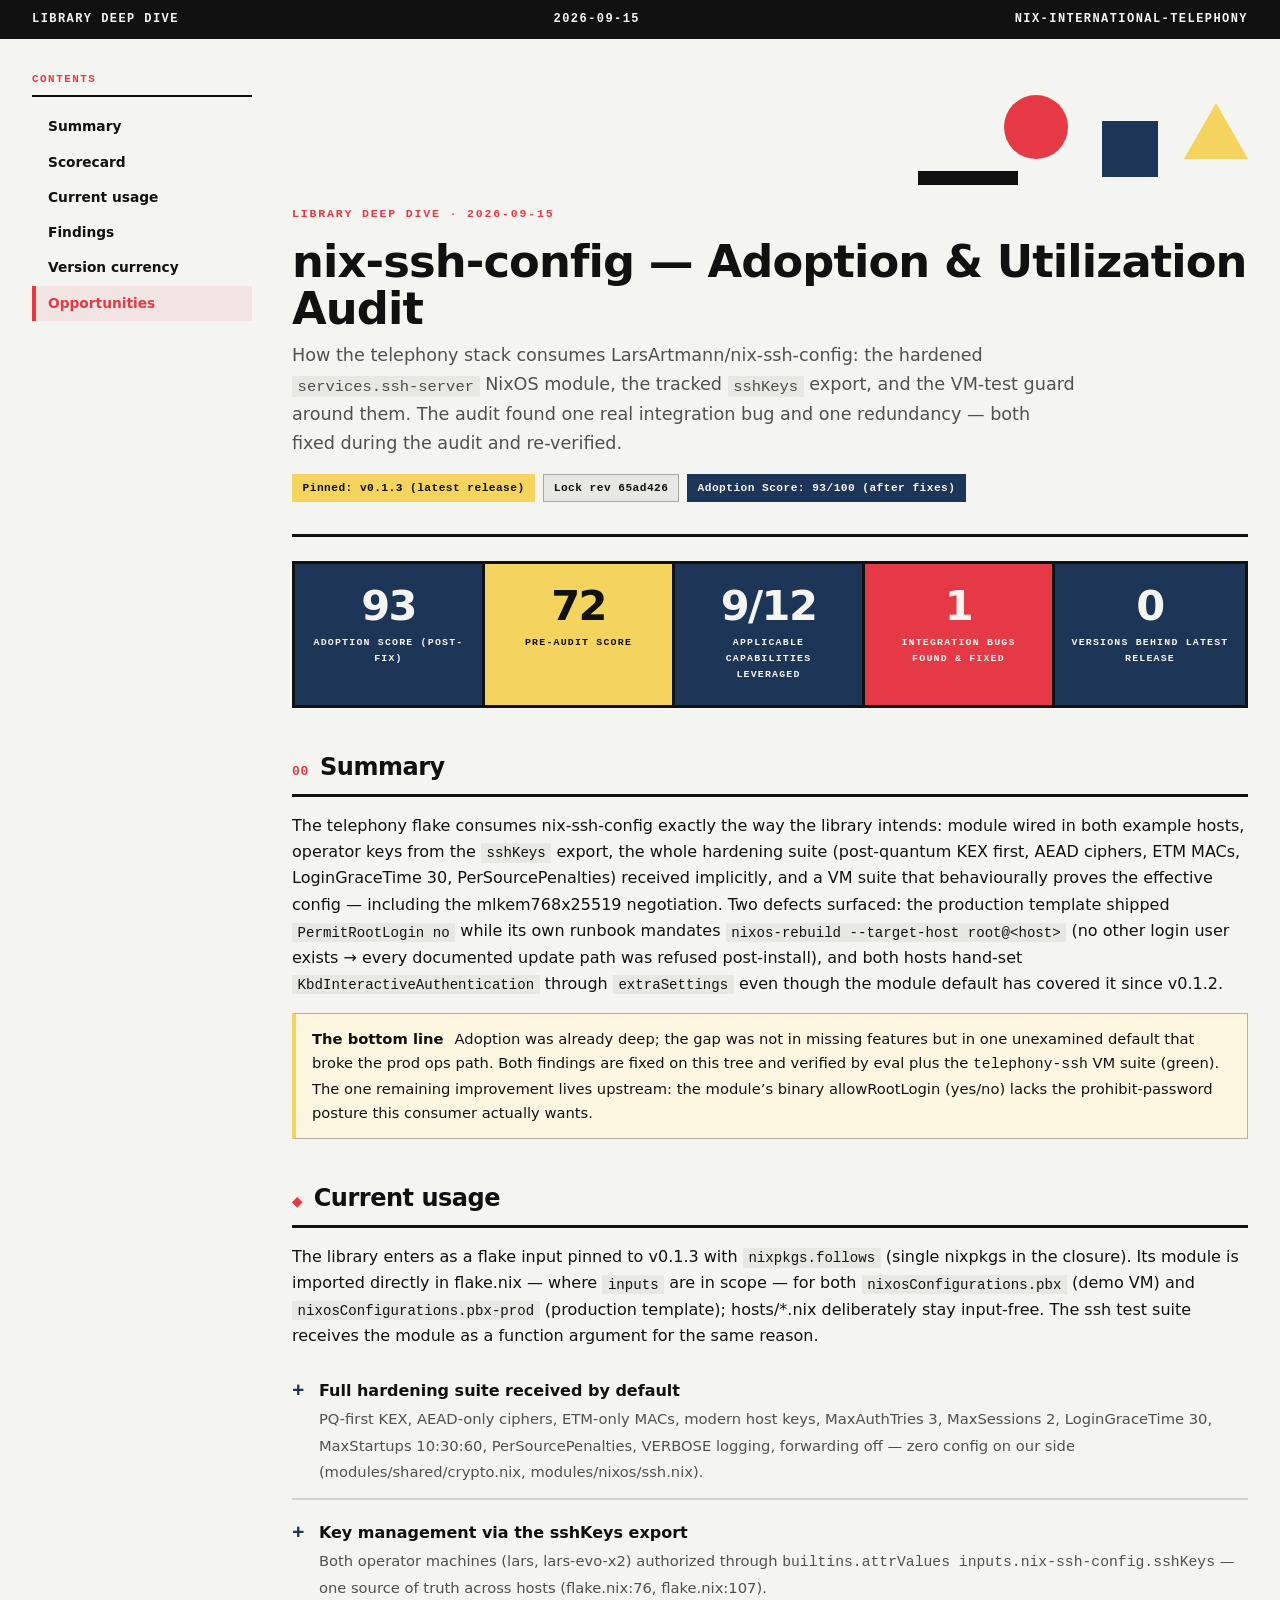
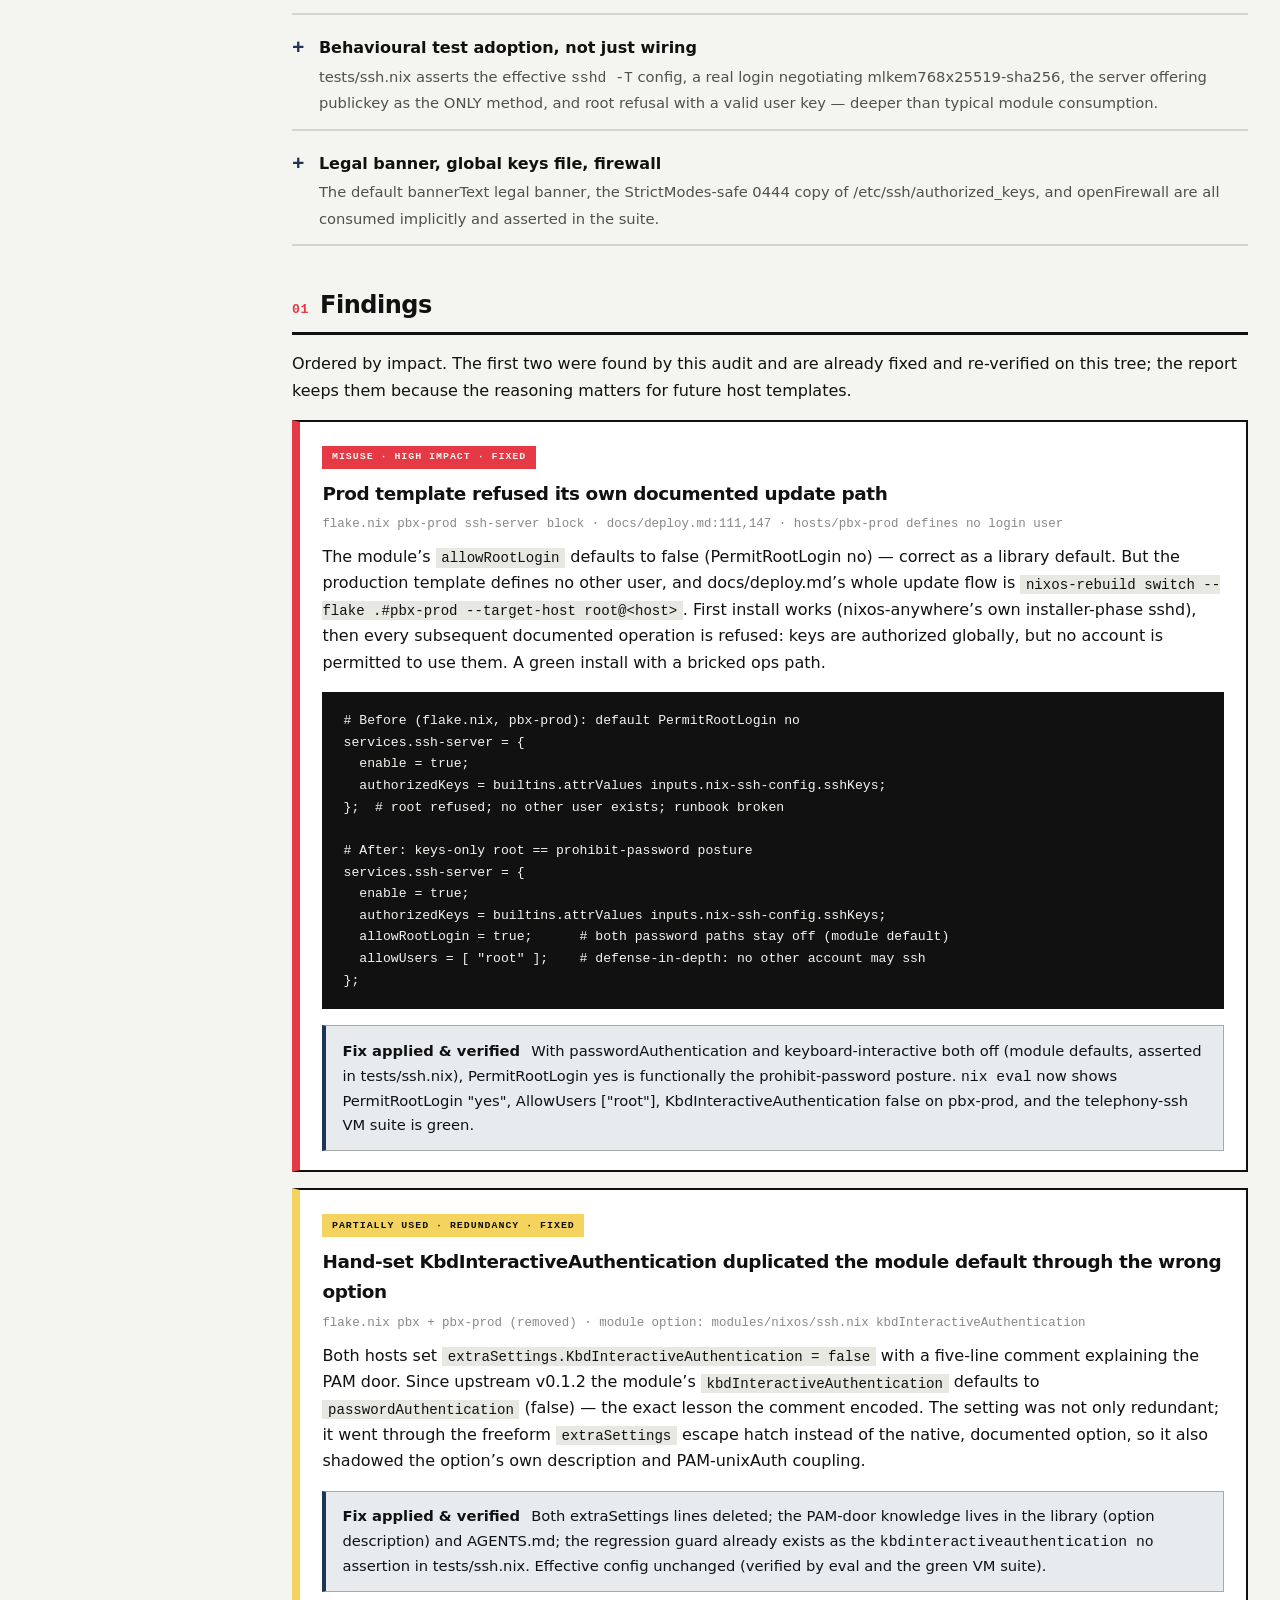
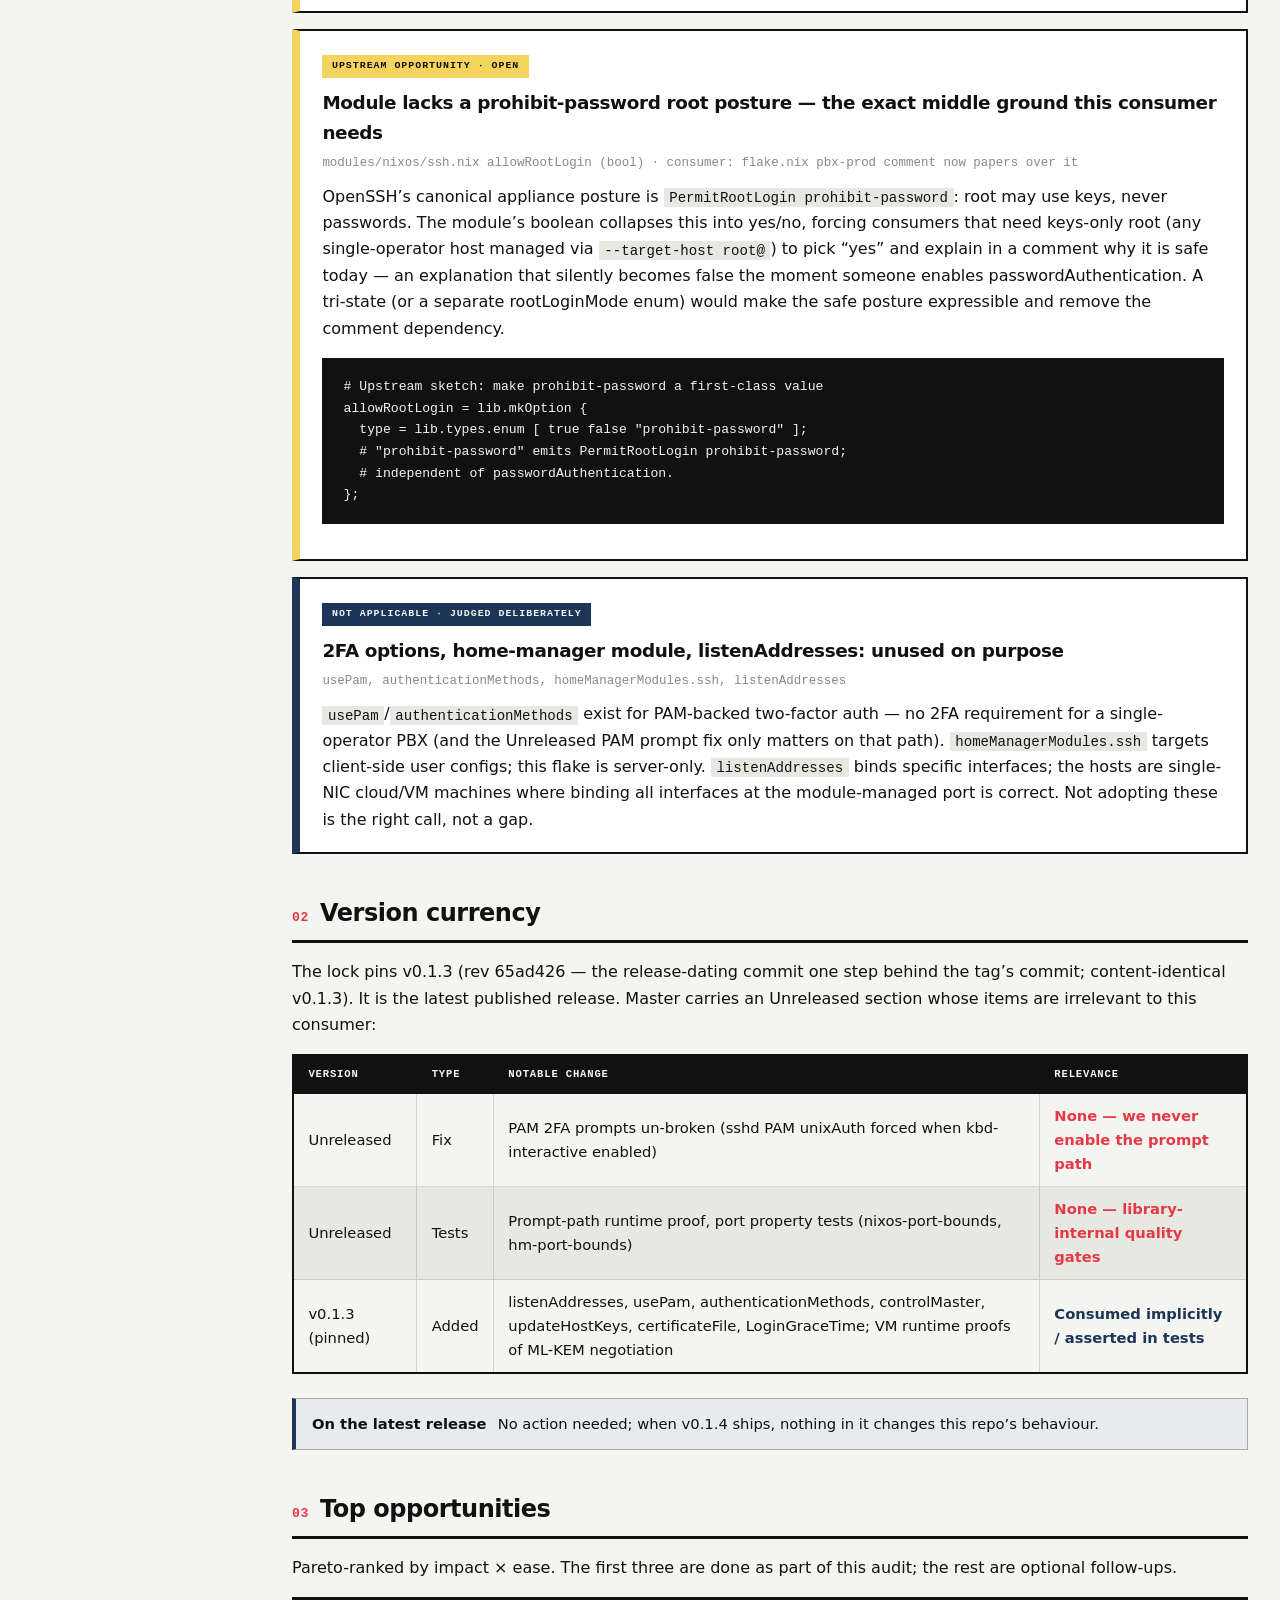
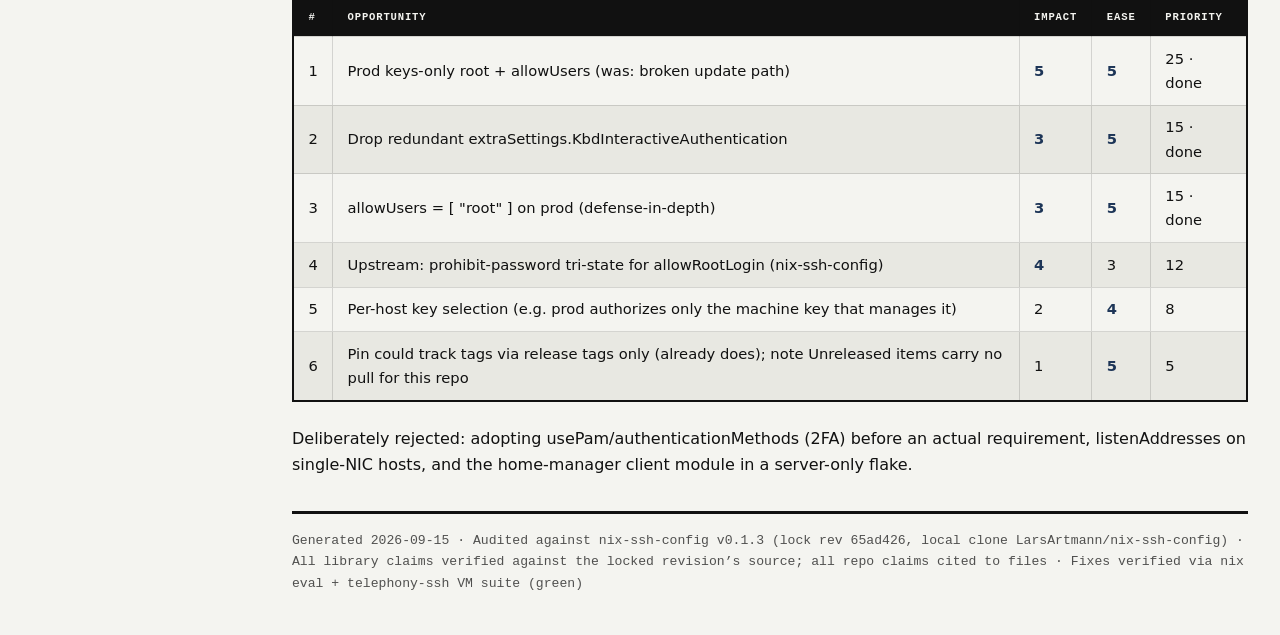
<file: docs/research/2026-09-15_nix-ssh-config-deep-dive.html>
<!doctype html>
<html lang="en">
  <head>
    <meta charset="UTF-8" />
    <meta name="viewport" content="width=device-width, initial-scale=1.0" />
    <title>Report Title</title>
    <style>
      /* =========================================================================
         BAUHAUS LIGHT — Editorial template
         Design language: form follows function. Primary colors on warm paper.
         Zero external dependencies: system fonts, no CDN, no build step.
         Token architecture: see references/bauhaus-tokens.md
         ========================================================================= */

      :root {
        /* --- Primitive palette (Bauhaus Light) --- */
        --color-paper: #f4f4f0;
        --color-paper-2: #ffffff;
        --color-paper-3: #e8e8e2;
        --color-ink: #111111;
        --color-red: #e63946;
        --color-blue: #1d3557;
        --color-yellow: #f4d35e;
        --color-hairline: rgba(17, 17, 17, 0.14);
        --color-hairline-strong: rgba(17, 17, 17, 0.3);

        /* --- Semantic layer (shared vocabulary with dark template) --- */
        --surface: var(--color-paper);
        --surface-raised: var(--color-paper-2);
        --surface-sunken: var(--color-paper-3);
        --text: var(--color-ink);
        --text-muted: rgba(17, 17, 17, 0.72);
        --text-faint: rgba(17, 17, 17, 0.5);
        --border: var(--color-hairline);
        --border-strong: var(--color-hairline-strong);
        --accent: var(--color-red);
        --problem: var(--color-red);
        --solution: var(--color-blue);
        --warning: var(--color-yellow);

        /* --- Backward-compatible aliases (do not break consumer skills) --- */
        --bg: var(--surface);
        --bg-elevated: var(--surface-raised);
        --bg-sunken: var(--surface-sunken);
        --bg-card: var(--surface-raised);
        --bg-code: var(--surface-sunken);
        --ink: var(--text);
        --ink-secondary: var(--text-muted);
        --ink-muted: var(--text-faint);
        --rose: var(--problem);
        --rose-glow: color-mix(in srgb, var(--problem) 15%, transparent);
        --emerald: var(--solution);
        --emerald-glow: color-mix(in srgb, var(--solution) 15%, transparent);
        --amber: var(--warning);
        --amber-glow: color-mix(in srgb, var(--warning) 15%, transparent);
        --amber-light: color-mix(in srgb, var(--warning) 22%, transparent);
        --coral: var(--problem);
        --coral-light: color-mix(in srgb, var(--problem) 12%, transparent);
        --teal: var(--solution);
        --teal-light: color-mix(in srgb, var(--solution) 12%, transparent);

        /* --- Shape --- */
        --radius: 0px;
        --radius-sm: 0px;

        /* --- Type stacks (system only — zero external fonts) --- */
        --font-heading:
          ui-sans-serif, system-ui, -apple-system, BlinkMacSystemFont,
          "Segoe UI", Roboto, Helvetica, Arial, sans-serif;
        --font-body:
          ui-sans-serif, system-ui, -apple-system, BlinkMacSystemFont,
          "Segoe UI", Roboto, Helvetica, Arial, sans-serif;
        --font-mono:
          ui-monospace, "Cascadia Code", "Source Code Pro", "JetBrains Mono",
          Menlo, Consolas, monospace;
      }

      * {
        box-sizing: border-box;
        margin: 0;
        padding: 0;
      }
      html {
        scroll-behavior: smooth;
      }
      section[id],
      [id] {
        scroll-margin-top: 60px;
      }

      body {
        background: var(--surface);
        color: var(--text);
        font-family: var(--font-body);
        font-size: 16px;
        line-height: 1.65;
        -webkit-font-smoothing: antialiased;
        -moz-osx-font-smoothing: grayscale;
      }

      /* --- Accessibility: keyboard focus --- */
      :focus-visible {
        outline: 2px solid var(--accent);
        outline-offset: 2px;
      }
      a:focus-visible {
        outline-offset: -1px;
      }

      /* --- Full-bleed top bar --- */
      .top-bar {
        background: var(--text);
        color: var(--surface);
        padding: 0.6rem 2rem;
        font-family: var(--font-mono);
        font-size: 0.75rem;
        font-weight: 700;
        letter-spacing: 0.12em;
        text-transform: uppercase;
        display: flex;
        justify-content: space-between;
        align-items: center;
      }

      /* --- Layout: optional sticky sidebar TOC --- */
      .layout {
        display: flex;
        gap: 2.5rem;
        padding: 2rem;
      }
      .sidebar {
        width: 220px;
        flex-shrink: 0;
        position: sticky;
        top: 1rem;
        align-self: flex-start;
        height: calc(100vh - 2rem);
        overflow-y: auto;
        display: none;
      }
      .sidebar nav {
        display: flex;
        flex-direction: column;
        gap: 0;
      }
      .sidebar .label {
        font-family: var(--font-mono);
        font-size: 0.68rem;
        font-weight: 700;
        text-transform: uppercase;
        letter-spacing: 0.14em;
        color: var(--accent);
        margin-bottom: 0.75rem;
        padding-bottom: 0.4rem;
        border-bottom: 2px solid var(--text);
      }
      .sidebar a {
        font-size: 0.86rem;
        color: var(--text);
        text-decoration: none;
        padding: 0.5rem 0.75rem;
        border-left: 4px solid transparent;
        font-weight: 600;
        transition: all 0.15s ease;
        line-height: 1.4;
      }
      .sidebar a:hover,
      .sidebar a.active {
        border-left-color: var(--accent);
        background: color-mix(in srgb, var(--accent) 8%, transparent);
        color: var(--accent);
      }
      .main {
        flex: 1;
        min-width: 0;
      }

      /* --- Headings --- */
      h1,
      h2,
      h3,
      h4 {
        font-family: var(--font-heading);
        font-weight: 900;
        letter-spacing: -0.02em;
        color: var(--text);
      }
      h1 {
        font-size: clamp(1.9rem, 4.5vw, 2.8rem);
        line-height: 1.05;
        margin: 0 0 0.6rem;
      }
      h2 {
        font-size: 1.5rem;
        margin: 2.5rem 0 1rem;
        padding-bottom: 0.4rem;
        border-bottom: 3px solid var(--text);
        display: flex;
        align-items: baseline;
        gap: 0.7rem;
      }
      h2 .num {
        font-family: var(--font-mono);
        font-size: 0.82rem;
        color: var(--accent);
        font-weight: 700;
        letter-spacing: 0.04em;
      }
      h3 {
        font-size: 1.15rem;
        margin: 0 0 0.4rem;
        font-weight: 700;
      }
      h4 {
        font-size: 1rem;
        margin: 0 0 0.3rem;
        font-weight: 700;
      }
      p {
        margin: 0 0 1rem;
      }

      /* --- Hero --- */
      .hero {
        padding: 1.5rem 0 2rem;
        margin-bottom: 1.5rem;
        border-bottom: 3px solid var(--text);
      }
      .eyebrow {
        font-family: var(--font-mono);
        font-size: 0.72rem;
        font-weight: 700;
        text-transform: uppercase;
        letter-spacing: 0.16em;
        color: var(--accent);
        margin-bottom: 0.9rem;
      }
      .subtitle {
        font-size: 1.1rem;
        color: var(--text-muted);
        max-width: 70ch;
        margin: 0 0 1rem;
      }
      .meta {
        display: flex;
        flex-wrap: wrap;
        gap: 0.5rem;
      }
      .tag {
        display: inline-block;
        font-family: var(--font-mono);
        font-size: 0.7rem;
        font-weight: 700;
        letter-spacing: 0.04em;
        padding: 0.25rem 0.6rem;
        background: var(--surface-sunken);
        color: var(--text);
        border: 1px solid var(--border-strong);
      }
      .tag.amber {
        background: var(--warning);
        border-color: var(--warning);
        color: var(--text);
      }
      .tag.teal {
        background: var(--solution);
        border-color: var(--solution);
        color: var(--surface);
      }

      /* Bauhaus signature: geometric shape cluster (optional) */
      .hero-shapes {
        position: relative;
        height: 90px;
        margin-bottom: 1.2rem;
      }
      .hero-shapes .circle {
        position: absolute;
        top: 0;
        right: 180px;
        width: 64px;
        height: 64px;
        background: var(--problem);
        border-radius: 50%;
      }
      .hero-shapes .square {
        position: absolute;
        top: 26px;
        right: 90px;
        width: 56px;
        height: 56px;
        background: var(--solution);
      }
      .hero-shapes .tri {
        position: absolute;
        top: 8px;
        right: 0;
        width: 0;
        height: 0;
        border-left: 32px solid transparent;
        border-right: 32px solid transparent;
        border-bottom: 56px solid var(--warning);
      }
      .hero-shapes .bar {
        position: absolute;
        bottom: 0;
        right: 230px;
        width: 100px;
        height: 14px;
        background: var(--text);
      }

      /* --- Scorecard / stat cards --- */
      .scorecard,
      .stat-grid {
        display: grid;
        grid-template-columns: repeat(auto-fit, minmax(160px, 1fr));
        gap: 0;
        margin: 1.5rem 0 2rem;
        border: 3px solid var(--text);
      }
      .score-card,
      .stat-card {
        padding: 1.3rem 1rem;
        text-align: center;
        border-right: 3px solid var(--text);
        background: var(--surface-raised);
      }
      .score-card:last-child,
      .stat-card:last-child {
        border-right: none;
      }

      .score,
      .stat-value {
        font-family: var(--font-heading);
        font-size: 2.6rem;
        font-weight: 900;
        line-height: 1;
        letter-spacing: -0.04em;
      }
      .score-card .label,
      .stat-label {
        font-family: var(--font-mono);
        font-size: 0.62rem;
        font-weight: 700;
        text-transform: uppercase;
        letter-spacing: 0.12em;
        margin-top: 0.5rem;
      }
      /* Semantic state classes — no nth-child decoration, no !important */
      .score-good,
      .stat-good {
        background: var(--solution);
        color: var(--surface);
      }
      .score-warn,
      .stat-warn {
        background: var(--warning);
        color: var(--text);
      }
      .score-bad,
      .stat-bad {
        background: var(--problem);
        color: var(--surface);
      }

      /* --- General cards --- */
      .card {
        background: var(--surface-raised);
        border: 2px solid var(--text);
        padding: 1.2rem 1.4rem;
        margin-bottom: 1rem;
        border-left: 8px solid var(--border-strong);
      }
      .card-problem {
        border-left-color: var(--problem);
      }
      .card-solution {
        border-left-color: var(--solution);
      }
      .card-warning {
        border-left-color: var(--warning);
      }

      /* --- Issue cards --- */
      .issue {
        background: var(--surface-raised);
        border: 2px solid var(--text);
        padding: 1.2rem 1.4rem;
        margin-bottom: 1rem;
        border-left: 8px solid var(--border-strong);
      }
      .issue-critical {
        border-left-color: var(--problem);
      }
      .issue-important {
        border-left-color: var(--warning);
      }
      .issue-nice {
        border-left-color: var(--solution);
      }
      .issue h3 {
        margin-bottom: 0.3rem;
      }
      .issue .where {
        font-family: var(--font-mono);
        font-size: 0.78rem;
        color: var(--text-faint);
        margin: 0.2rem 0 0.6rem;
      }
      .issue p:last-child {
        margin-bottom: 0;
      }

      /* --- Severity badges --- */
      .severity {
        display: inline-block;
        font-family: var(--font-mono);
        font-size: 0.62rem;
        font-weight: 700;
        letter-spacing: 0.1em;
        text-transform: uppercase;
        padding: 0.22rem 0.6rem;
        margin-bottom: 0.6rem;
        color: var(--surface);
      }
      .severity-critical {
        background: var(--problem);
      }
      .severity-important {
        background: var(--warning);
        color: var(--text);
      }
      .severity-nice {
        background: var(--solution);
      }

      /* --- Inline badges --- */
      .badge {
        display: inline-block;
        font-family: var(--font-mono);
        font-size: 0.62rem;
        font-weight: 700;
        letter-spacing: 0.06em;
        text-transform: uppercase;
        padding: 0.2rem 0.55rem;
        border: 1px solid var(--text);
        color: var(--text);
      }
      .badge-critical {
        background: var(--problem);
        color: var(--surface);
      }
      .badge-high {
        background: var(--warning);
      }
      .badge-medium {
        background: var(--surface-sunken);
      }
      .badge-low {
        background: var(--surface-raised);
        color: var(--text-muted);
      }
      .badge-fixed {
        background: var(--solution);
        color: var(--surface);
      }

      /* --- Callouts --- */
      .callout {
        margin: 0.8rem 0 0;
        padding: 0.8rem 1rem;
        border: 1px solid var(--border-strong);
        border-left: 4px solid var(--border-strong);
        background: var(--surface-sunken);
        font-size: 0.92rem;
      }
      .callout strong {
        display: inline-block;
        margin-right: 0.4rem;
      }
      .callout-teal,
      .callout-solution {
        border-left-color: var(--solution);
        background: color-mix(
          in srgb,
          var(--solution) 10%,
          var(--surface-raised)
        );
      }
      .callout-amber,
      .callout-warning {
        border-left-color: var(--warning);
        background: color-mix(
          in srgb,
          var(--warning) 18%,
          var(--surface-raised)
        );
      }

      /* --- Strengths --- */
      .strengths {
        display: grid;
        gap: 0.5rem;
        margin: 1rem 0 1.5rem;
      }
      .strength {
        display: grid;
        grid-template-columns: auto 1fr;
        gap: 0.9rem;
        padding: 0.75rem 0;
        border-bottom: 2px solid var(--border);
      }
      .strength .check {
        font-family: var(--font-mono);
        font-weight: 900;
        color: var(--solution);
        font-size: 1.3rem;
        line-height: 1.3;
      }
      .strength .text strong {
        display: block;
        margin-bottom: 0.15rem;
      }
      .strength .text span {
        color: var(--text-muted);
        font-size: 0.92rem;
      }

      /* --- Tables --- */
      .table-wrap {
        overflow-x: auto;
      }
      table {
        width: 100%;
        border-collapse: collapse;
        margin: 1rem 0 1.5rem;
        font-size: 0.92rem;
        border: 2px solid var(--text);
      }
      th {
        text-align: left;
        padding: 0.6rem 0.9rem;
        background: var(--text);
        color: var(--surface);
        font-family: var(--font-mono);
        font-size: 0.66rem;
        font-weight: 700;
        letter-spacing: 0.08em;
        text-transform: uppercase;
        border-right: 1px solid var(--border-strong);
      }
      th:last-child {
        border-right: none;
      }
      td {
        padding: 0.6rem 0.9rem;
        border-top: 1px solid var(--border);
        border-right: 1px solid var(--border);
      }
      td:last-child {
        border-right: none;
      }
      tr:nth-child(even) td {
        background: var(--surface-sunken);
      }
      table.compare td.yes {
        color: var(--solution);
        font-weight: 700;
      }
      table.compare td.no {
        color: var(--problem);
        font-weight: 700;
      }

      /* --- Code blocks + syntax highlighting --- */
      pre {
        background: var(--text);
        color: var(--surface);
        padding: 1rem 1.2rem;
        margin: 1rem 0;
        font-family: var(--font-mono);
        font-size: 0.82rem;
        line-height: 1.65;
        overflow-x: auto;
        border: 2px solid var(--text);
      }
      code {
        font-family: var(--font-mono);
      }
      p code,
      li code,
      td code {
        font-size: 0.88em;
        background: var(--surface-sunken);
        padding: 0.1rem 0.35rem;
      }
      .tok-keyword {
        color: var(--warning);
      }
      .tok-type {
        color: var(--warning);
      }
      .tok-string {
        color: #95e1d3;
      }
      .tok-comment {
        color: rgba(244, 244, 240, 0.45);
        font-style: italic;
      }
      .tok-func {
        color: #6eb5ff;
      }
      .tok-number {
        color: var(--warning);
      }
      .tok-generic {
        color: var(--problem);
      }
      .tok-builtin {
        color: #6eb5ff;
      }
      .tok-punct {
        color: rgba(244, 244, 240, 0.7);
      }
      .tok-attr {
        color: var(--warning);
      }

      /* --- Dependency tree / ASCII diagrams --- */
      .dep-tree {
        background: var(--surface-sunken);
        border: 2px solid var(--text);
        padding: 1rem 1.2rem;
        margin: 1rem 0;
        font-family: var(--font-mono);
        font-size: 0.82rem;
        line-height: 1.7;
        white-space: pre;
        overflow-x: auto;
      }
      .dep-tree .root {
        color: var(--accent);
        font-weight: 700;
      }
      .dep-tree .ok {
        color: var(--solution);
      }
      .dep-tree .unwanted {
        color: var(--problem);
      }

      /* --- Inline node-and-arrow diagrams --- */
      .diagram {
        display: flex;
        flex-wrap: wrap;
        align-items: center;
        gap: 0.5rem;
        padding: 1rem;
        margin: 1rem 0;
        background: var(--surface-raised);
        border: 2px solid var(--text);
      }
      .node {
        display: inline-block;
        padding: 0.4rem 0.75rem;
        font-family: var(--font-mono);
        font-size: 0.8rem;
        font-weight: 700;
        background: var(--surface-sunken);
        border: 1px solid var(--text);
      }
      .node-core {
        background: var(--accent);
        color: var(--surface);
      }
      .node-problem {
        background: var(--problem);
        color: var(--surface);
      }
      .node-good {
        background: var(--solution);
        color: var(--surface);
      }
      .arrow {
        color: var(--text-faint);
        font-family: var(--font-mono);
      }

      /* --- Grids --- */
      .grid-2 {
        display: grid;
        grid-template-columns: repeat(2, 1fr);
        gap: 1rem;
        margin: 1rem 0;
      }
      .grid-3 {
        display: grid;
        grid-template-columns: repeat(3, 1fr);
        gap: 1rem;
        margin: 1rem 0;
      }

      /* --- Inline TOC --- */
      .toc {
        background: var(--surface-raised);
        border: 2px solid var(--text);
        border-left: 6px solid var(--accent);
        padding: 1rem 1.3rem;
        margin: 1rem 0 1.5rem;
      }
      .toc h3 {
        margin-bottom: 0.5rem;
      }
      .toc ul {
        list-style: none;
        padding: 0;
      }
      .toc li {
        margin: 0.25rem 0;
      }
      .toc a {
        color: var(--text);
        text-decoration: none;
        font-size: 0.92rem;
        font-weight: 600;
      }
      .toc a:hover {
        color: var(--accent);
      }

      /* --- Migration / numbered steps --- */
      .migration-step {
        display: grid;
        grid-template-columns: 56px 1fr;
        gap: 1rem;
        margin: 1rem 0;
        padding: 1.1rem;
        background: var(--surface-raised);
        border: 2px solid var(--text);
        border-left: 6px solid var(--accent);
      }
      .migration-num {
        font-family: var(--font-mono);
        font-weight: 900;
        font-size: 1.8rem;
        color: var(--accent);
        line-height: 1;
      }
      .migration-content h4 {
        margin-bottom: 0.2rem;
      }
      .migration-content p {
        margin-bottom: 0;
        color: var(--text-muted);
        font-size: 0.94rem;
      }

      /* --- Before/After comparison --- */
      .compare-header {
        display: grid;
        grid-template-columns: 1fr 1fr;
        gap: 0.75rem;
        margin: 1rem 0 0.5rem;
      }
      .compare-before,
      .compare-after {
        font-family: var(--font-mono);
        font-size: 0.7rem;
        font-weight: 700;
        text-transform: uppercase;
        letter-spacing: 0.1em;
        padding: 0.4rem 0.7rem;
        color: var(--surface);
      }
      .compare-before {
        background: var(--problem);
      }
      .compare-after {
        background: var(--solution);
      }
      .compare-row {
        display: grid;
        grid-template-columns: 1fr 1fr;
        gap: 0.75rem;
        margin-bottom: 1rem;
      }
      .compare-row pre {
        margin: 0;
      }

      /* --- Footer --- */
      .footer {
        margin-top: 2rem;
        padding-top: 1rem;
        border-top: 3px solid var(--text);
        font-size: 0.82rem;
        color: var(--text-muted);
        font-family: var(--font-mono);
      }

      /* --- Responsive --- */
      @media (min-width: 1024px) {
        .sidebar {
          display: block;
        }
      }
      @media (max-width: 768px) {
        .layout {
          flex-direction: column;
          padding: 1rem;
        }
        .top-bar {
          padding: 0.6rem 1rem;
          flex-wrap: wrap;
          gap: 0.3rem;
        }
        .grid-2,
        .grid-3 {
          grid-template-columns: 1fr;
        }
        .compare-header,
        .compare-row {
          grid-template-columns: 1fr;
        }
        .scorecard,
        .stat-grid {
          grid-template-columns: repeat(2, 1fr);
        }
        .score-card:nth-child(2),
        .stat-card:nth-child(2) {
          border-right: none;
        }
        .score-card:nth-child(1),
        .stat-card:nth-child(1),
        .score-card:nth-child(2),
        .stat-card:nth-child(2) {
          border-bottom: 3px solid var(--text);
        }
        .migration-step {
          grid-template-columns: 1fr;
        }
        .hero-shapes {
          display: none;
        }
      }
    </style>
  </head>
  <body>
    <!-- Full-bleed top bar (optional — remove for quieter reports) -->
    <div class="top-bar">
      <span>LIBRARY DEEP DIVE</span>
      <span>2026-09-15</span>
      <span>nix-international-telephony</span>
    </div>

    <div class="layout">
      <aside class="sidebar" data-nav>
        <nav>
          <div class="label">Contents</div>
          <a href="#summary">Summary</a>
          <a href="#scorecard">Scorecard</a>
          <a href="#usage">Current usage</a>
          <a href="#findings">Findings</a>
          <a href="#version">Version currency</a>
          <a href="#opportunities">Opportunities</a>
        </nav>
      </aside>

      <main class="main">
        <header class="hero">
          <div class="hero-shapes">
            <div class="bar"></div>
            <div class="circle"></div>
            <div class="square"></div>
            <div class="tri"></div>
          </div>
          <div class="eyebrow">LIBRARY DEEP DIVE &middot; 2026-09-15</div>
          <h1>nix-ssh-config &mdash; Adoption &amp; Utilization Audit</h1>
          <p class="subtitle">
            How the telephony stack consumes LarsArtmann/nix-ssh-config: the
            hardened <code>services.ssh-server</code> NixOS module, the tracked
            <code>sshKeys</code> export, and the VM-test guard around them. The
            audit found one real integration bug and one redundancy &mdash; both
            fixed during the audit and re-verified.
          </p>
          <div class="meta">
            <span class="tag amber">Pinned: v0.1.3 (latest release)</span>
            <span class="tag">Lock rev 65ad426</span>
            <span class="tag teal">Adoption Score: 93/100 (after fixes)</span>
          </div>
        </header>

        <section id="scorecard" class="scorecard">
          <div class="score-card score-good">
            <div class="score">93</div>
            <div class="label">Adoption score (post-fix)</div>
          </div>
          <div class="score-card score-warn">
            <div class="score">72</div>
            <div class="label">Pre-audit score</div>
          </div>
          <div class="score-card score-good">
            <div class="score">9/12</div>
            <div class="label">Applicable capabilities leveraged</div>
          </div>
          <div class="score-card score-bad">
            <div class="score">1</div>
            <div class="label">Integration bugs found &amp; fixed</div>
          </div>
          <div class="score-card score-good">
            <div class="score">0</div>
            <div class="label">Versions behind latest release</div>
          </div>
        </section>

        <section id="summary">
          <h2><span class="num">00</span>Summary</h2>
          <p>
            The telephony flake consumes nix-ssh-config exactly the way the
            library intends: module wired in both example hosts, operator keys
            from the <code>sshKeys</code> export, the whole hardening suite
            (post-quantum KEX first, AEAD ciphers, ETM MACs, LoginGraceTime 30,
            PerSourcePenalties) received implicitly, and a VM suite that
            behaviourally proves the effective config &mdash; including the
            mlkem768x25519 negotiation. Two defects surfaced: the production
            template shipped <code>PermitRootLogin no</code> while its own
            runbook mandates <code>nixos-rebuild --target-host root@&lt;host&gt;</code>
            (no other login user exists &rarr; every documented update path was
            refused post-install), and both hosts hand-set
            <code>KbdInteractiveAuthentication</code> through
            <code>extraSettings</code> even though the module default has
            covered it since v0.1.2.
          </p>
          <div class="callout callout-amber">
            <strong>The bottom line</strong>
            Adoption was already deep; the gap was not in missing features but
            in one unexamined default that broke the prod ops path. Both
            findings are fixed on this tree and verified by eval plus the
            <code>telephony-ssh</code> VM suite (green). The one remaining
            improvement lives upstream: the module&rsquo;s binary
            allowRootLogin (yes/no) lacks the prohibit-password posture this
            consumer actually wants.
          </div>
        </section>

        <section id="usage">
          <h2><span class="num">&#9670;</span>Current usage</h2>
          <p>
            The library enters as a flake input pinned to v0.1.3 with
            <code>nixpkgs.follows</code> (single nixpkgs in the closure).
            Its module is imported directly in flake.nix &mdash; where
            <code>inputs</code> are in scope &mdash; for both
            <code>nixosConfigurations.pbx</code> (demo VM) and
            <code>nixosConfigurations.pbx-prod</code> (production template);
            hosts/*.nix deliberately stay input-free. The ssh test suite
            receives the module as a function argument for the same reason.
          </p>

          <div class="strengths">
            <div class="strength">
              <div class="check">+</div>
              <div class="text">
                <strong>Full hardening suite received by default</strong>
                <span
                  >PQ-first KEX, AEAD-only ciphers, ETM-only MACs, modern host
                  keys, MaxAuthTries 3, MaxSessions 2, LoginGraceTime 30,
                  MaxStartups 10:30:60, PerSourcePenalties, VERBOSE logging,
                  forwarding off &mdash; zero config on our side
                  (modules/shared/crypto.nix, modules/nixos/ssh.nix).</span
                >
              </div>
            </div>
            <div class="strength">
              <div class="check">+</div>
              <div class="text">
                <strong>Key management via the sshKeys export</strong>
                <span
                  >Both operator machines (lars, lars-evo-x2) authorized
                  through <code>builtins.attrValues inputs.nix-ssh-config.sshKeys</code>
                  &mdash; one source of truth across hosts
                  (flake.nix:76, flake.nix:107).</span
                >
              </div>
            </div>
            <div class="strength">
              <div class="check">+</div>
              <div class="text">
                <strong>Behavioural test adoption, not just wiring</strong>
                <span
                  >tests/ssh.nix asserts the effective <code>sshd -T</code>
                  config, a real login negotiating mlkem768x25519-sha256, the
                  server offering publickey as the ONLY method, and root
                  refusal with a valid user key &mdash; deeper than typical
                  module consumption.</span
                >
              </div>
            </div>
            <div class="strength">
              <div class="check">+</div>
              <div class="text">
                <strong>Legal banner, global keys file, firewall</strong>
                <span
                  >The default bannerText legal banner, the StrictModes-safe
                  0444 copy of /etc/ssh/authorized_keys, and openFirewall are
                  all consumed implicitly and asserted in the suite.</span
                >
              </div>
            </div>
          </div>
        </section>

        <section id="findings">
          <h2><span class="num">01</span>Findings</h2>
          <p>
            Ordered by impact. The first two were found by this audit and are
            already fixed and re-verified on this tree; the report keeps them
            because the reasoning matters for future host templates.
          </p>

          <div class="issue issue-critical" id="finding-prod-root">
            <span class="severity severity-critical"
              >Misuse &middot; High impact &middot; FIXED</span
            >
            <h3>
              Prod template refused its own documented update path
            </h3>
            <div class="where">
              flake.nix pbx-prod ssh-server block &middot; docs/deploy.md:111,147
              &middot; hosts/pbx-prod defines no login user
            </div>
            <p>
              The module&rsquo;s <code>allowRootLogin</code> defaults to false
              (PermitRootLogin no) &mdash; correct as a library default. But the
              production template defines no other user, and
              docs/deploy.md&rsquo;s whole update flow is
              <code>nixos-rebuild switch --flake .#pbx-prod --target-host
              root@&lt;host&gt;</code>. First install works (nixos-anywhere&rsquo;s
              own installer-phase sshd), then every subsequent documented
              operation is refused: keys are authorized globally, but no
              account is permitted to use them. A green install with a bricked
              ops path.
            </p>
            <pre><code># Before (flake.nix, pbx-prod): default PermitRootLogin no
services.ssh-server = {
  enable = true;
  authorizedKeys = builtins.attrValues inputs.nix-ssh-config.sshKeys;
};  # root refused; no other user exists; runbook broken

# After: keys-only root == prohibit-password posture
services.ssh-server = {
  enable = true;
  authorizedKeys = builtins.attrValues inputs.nix-ssh-config.sshKeys;
  allowRootLogin = true;      # both password paths stay off (module default)
  allowUsers = [ "root" ];    # defense-in-depth: no other account may ssh
};</code></pre>
            <div class="callout callout-teal">
              <strong>Fix applied &amp; verified</strong>
              With passwordAuthentication and keyboard-interactive both off
              (module defaults, asserted in tests/ssh.nix), PermitRootLogin yes
              is functionally the prohibit-password posture.
              <code>nix eval</code> now shows
              PermitRootLogin&nbsp;&quot;yes&quot;, AllowUsers&nbsp;[&quot;root&quot;],
              KbdInteractiveAuthentication&nbsp;false on pbx-prod, and the
              telephony-ssh VM suite is green.
            </div>
          </div>

          <div class="issue issue-important" id="finding-kbd-redundant">
            <span class="severity severity-important"
              >Partially Used &middot; Redundancy &middot; FIXED</span
            >
            <h3>
              Hand-set KbdInteractiveAuthentication duplicated the module
              default through the wrong option
            </h3>
            <div class="where">
              flake.nix pbx + pbx-prod (removed) &middot; module option:
              modules/nixos/ssh.nix kbdInteractiveAuthentication
            </div>
            <p>
              Both hosts set
              <code>extraSettings.KbdInteractiveAuthentication = false</code>
              with a five-line comment explaining the PAM door. Since upstream
              v0.1.2 the module&rsquo;s
              <code>kbdInteractiveAuthentication</code> defaults to
              <code>passwordAuthentication</code> (false) &mdash; the exact
              lesson the comment encoded. The setting was not only redundant;
              it went through the freeform <code>extraSettings</code> escape
              hatch instead of the native, documented option, so it also
              shadowed the option&rsquo;s own description and PAM-unixAuth
              coupling.
            </p>
            <div class="callout callout-teal">
              <strong>Fix applied &amp; verified</strong>
              Both extraSettings lines deleted; the PAM-door knowledge lives in
              the library (option description) and AGENTS.md; the regression
              guard already exists as the
              <code>kbdinteractiveauthentication no</code> assertion in
              tests/ssh.nix. Effective config unchanged (verified by eval and
              the green VM suite).
            </div>
          </div>

          <div class="issue issue-important" id="finding-upstream-tri-state">
            <span class="severity severity-important"
              >Upstream opportunity &middot; Open</span
            >
            <h3>
              Module lacks a prohibit-password root posture &mdash; the exact
              middle ground this consumer needs
            </h3>
            <div class="where">
              modules/nixos/ssh.nix allowRootLogin (bool) &middot; consumer:
              flake.nix pbx-prod comment now papers over it
            </div>
            <p>
              OpenSSH&rsquo;s canonical appliance posture is
              <code>PermitRootLogin prohibit-password</code>: root may use
              keys, never passwords. The module&rsquo;s boolean collapses this
              into yes/no, forcing consumers that need keys-only root (any
              single-operator host managed via
              <code>--target-host root@</code>) to pick &ldquo;yes&rdquo; and
              explain in a comment why it is safe today &mdash; an explanation
              that silently becomes false the moment someone enables
              passwordAuthentication. A tri-state (or a separate
              rootLoginMode enum) would make the safe posture expressible and
              remove the comment dependency.
            </p>
            <pre><code># Upstream sketch: make prohibit-password a first-class value
allowRootLogin = lib.mkOption {
  type = lib.types.enum [ true false "prohibit-password" ];
  # "prohibit-password" emits PermitRootLogin prohibit-password;
  # independent of passwordAuthentication.
};</code></pre>
          </div>

          <div class="issue issue-nice" id="finding-not-applicable">
            <span class="severity severity-nice"
              >Not Applicable &middot; Judged deliberately</span
            >
            <h3>
              2FA options, home-manager module, listenAddresses: unused on
              purpose
            </h3>
            <div class="where">usePam, authenticationMethods, homeManagerModules.ssh, listenAddresses</div>
            <p>
              <code>usePam</code>/<code>authenticationMethods</code> exist for
              PAM-backed two-factor auth &mdash; no 2FA requirement for a
              single-operator PBX (and the Unreleased PAM prompt fix only
              matters on that path).
              <code>homeManagerModules.ssh</code> targets client-side user
              configs; this flake is server-only.
              <code>listenAddresses</code> binds specific interfaces; the
              hosts are single-NIC cloud/VM machines where binding all
              interfaces at the module-managed port is correct. Not adopting
              these is the right call, not a gap.
            </p>
          </div>
        </section>

        <section id="version">
          <h2><span class="num">02</span>Version currency</h2>
          <p>
            The lock pins v0.1.3 (rev 65ad426 &mdash; the release-dating commit
            one step behind the tag&rsquo;s commit; content-identical v0.1.3).
            It is the latest published release. Master carries an Unreleased
            section whose items are irrelevant to this consumer:
          </p>
          <table class="compare">
            <thead>
              <tr>
                <th>Version</th>
                <th>Type</th>
                <th>Notable change</th>
                <th>Relevance</th>
              </tr>
            </thead>
            <tbody>
              <tr>
                <td>Unreleased</td>
                <td>Fix</td>
                <td>
                  PAM 2FA prompts un-broken (sshd PAM unixAuth forced when
                  kbd-interactive enabled)
                </td>
                <td class="no">None &mdash; we never enable the prompt path</td>
              </tr>
              <tr>
                <td>Unreleased</td>
                <td>Tests</td>
                <td>
                  Prompt-path runtime proof, port property tests
                  (nixos-port-bounds, hm-port-bounds)
                </td>
                <td class="no">None &mdash; library-internal quality gates</td>
              </tr>
              <tr>
                <td>v0.1.3 (pinned)</td>
                <td>Added</td>
                <td>
                  listenAddresses, usePam, authenticationMethods,
                  controlMaster, updateHostKeys, certificateFile,
                  LoginGraceTime; VM runtime proofs of ML-KEM negotiation
                </td>
                <td class="yes">Consumed implicitly / asserted in tests</td>
              </tr>
            </tbody>
          </table>
          <div class="callout callout-teal">
            <strong>On the latest release</strong>
            No action needed; when v0.1.4 ships, nothing in it changes this
            repo&rsquo;s behaviour.
          </div>
        </section>

        <section id="opportunities">
          <h2><span class="num">03</span>Top opportunities</h2>
          <p>
            Pareto-ranked by impact &times; ease. The first three are done as
            part of this audit; the rest are optional follow-ups.
          </p>
          <table class="compare">
            <thead>
              <tr>
                <th>#</th>
                <th>Opportunity</th>
                <th>Impact</th>
                <th>Ease</th>
                <th>Priority</th>
              </tr>
            </thead>
            <tbody>
              <tr>
                <td>1</td>
                <td>
                  Prod keys-only root + allowUsers (was: broken update path)
                </td>
                <td class="yes">5</td>
                <td class="yes">5</td>
                <td><span class="highlight">25 &middot; done</span></td>
              </tr>
              <tr>
                <td>2</td>
                <td>
                  Drop redundant extraSettings.KbdInteractiveAuthentication
                </td>
                <td class="yes">3</td>
                <td class="yes">5</td>
                <td><span class="highlight">15 &middot; done</span></td>
              </tr>
              <tr>
                <td>3</td>
                <td>allowUsers = [&nbsp;&quot;root&quot; ] on prod (defense-in-depth)</td>
                <td class="yes">3</td>
                <td class="yes">5</td>
                <td><span class="highlight">15 &middot; done</span></td>
              </tr>
              <tr>
                <td>4</td>
                <td>
                  Upstream: prohibit-password tri-state for allowRootLogin
                  (nix-ssh-config)
                </td>
                <td class="yes">4</td>
                <td>3</td>
                <td><span class="highlight">12</span></td>
              </tr>
              <tr>
                <td>5</td>
                <td>
                  Per-host key selection (e.g. prod authorizes only the
                  machine key that manages it)
                </td>
                <td>2</td>
                <td class="yes">4</td>
                <td><span class="highlight">8</span></td>
              </tr>
              <tr>
                <td>6</td>
                <td>
                  Pin could track tags via release tags only (already does);
                  note Unreleased items carry no pull for this repo
                </td>
                <td>1</td>
                <td class="yes">5</td>
                <td><span class="highlight">5</span></td>
              </tr>
            </tbody>
          </table>
          <p>
            Deliberately rejected: adopting usePam/authenticationMethods
            (2FA) before an actual requirement, listenAddresses on
            single-NIC hosts, and the home-manager client module in a
            server-only flake.
          </p>
        </section>

        <footer class="footer">
          <p>
            Generated 2026-09-15 &middot; Audited against nix-ssh-config v0.1.3
            (lock rev 65ad426, local clone LarsArtmann/nix-ssh-config) &middot;
            All library claims verified against the locked revision&rsquo;s
            source; all repo claims cited to files &middot; Fixes verified via
            nix eval + telephony-ssh VM suite (green)
          </p>
        </footer>
      </main>
    </div>

    <!-- Progressive-enhancement scrollspy. Nav still works without JS via anchor links. -->
    <script>
      (function () {
        if (!("IntersectionObserver" in window)) return;
        var nav = document.querySelector("[data-nav]");
        if (!nav) return;
        var links = nav.querySelectorAll('a[href^="#"]');
        var ids = Array.from(links).map(function (l) {
          return l.getAttribute("href").slice(1);
        });
        var sections = ids
          .map(function (id) {
            return document.getElementById(id);
          })
          .filter(Boolean);
        if (!sections.length) return;
        var observer = new IntersectionObserver(
          function (entries) {
            entries.forEach(function (entry) {
              if (entry.isIntersecting) {
                links.forEach(function (link) {
                  link.classList.toggle(
                    "active",
                    link.getAttribute("href") === "#" + entry.target.id,
                  );
                });
              }
            });
          },
          { rootMargin: "-80px 0px -60% 0px", threshold: 0 },
        );
        sections.forEach(function (s) {
          observer.observe(s);
        });
      })();
    </script>
  </body>
</html>
</file>
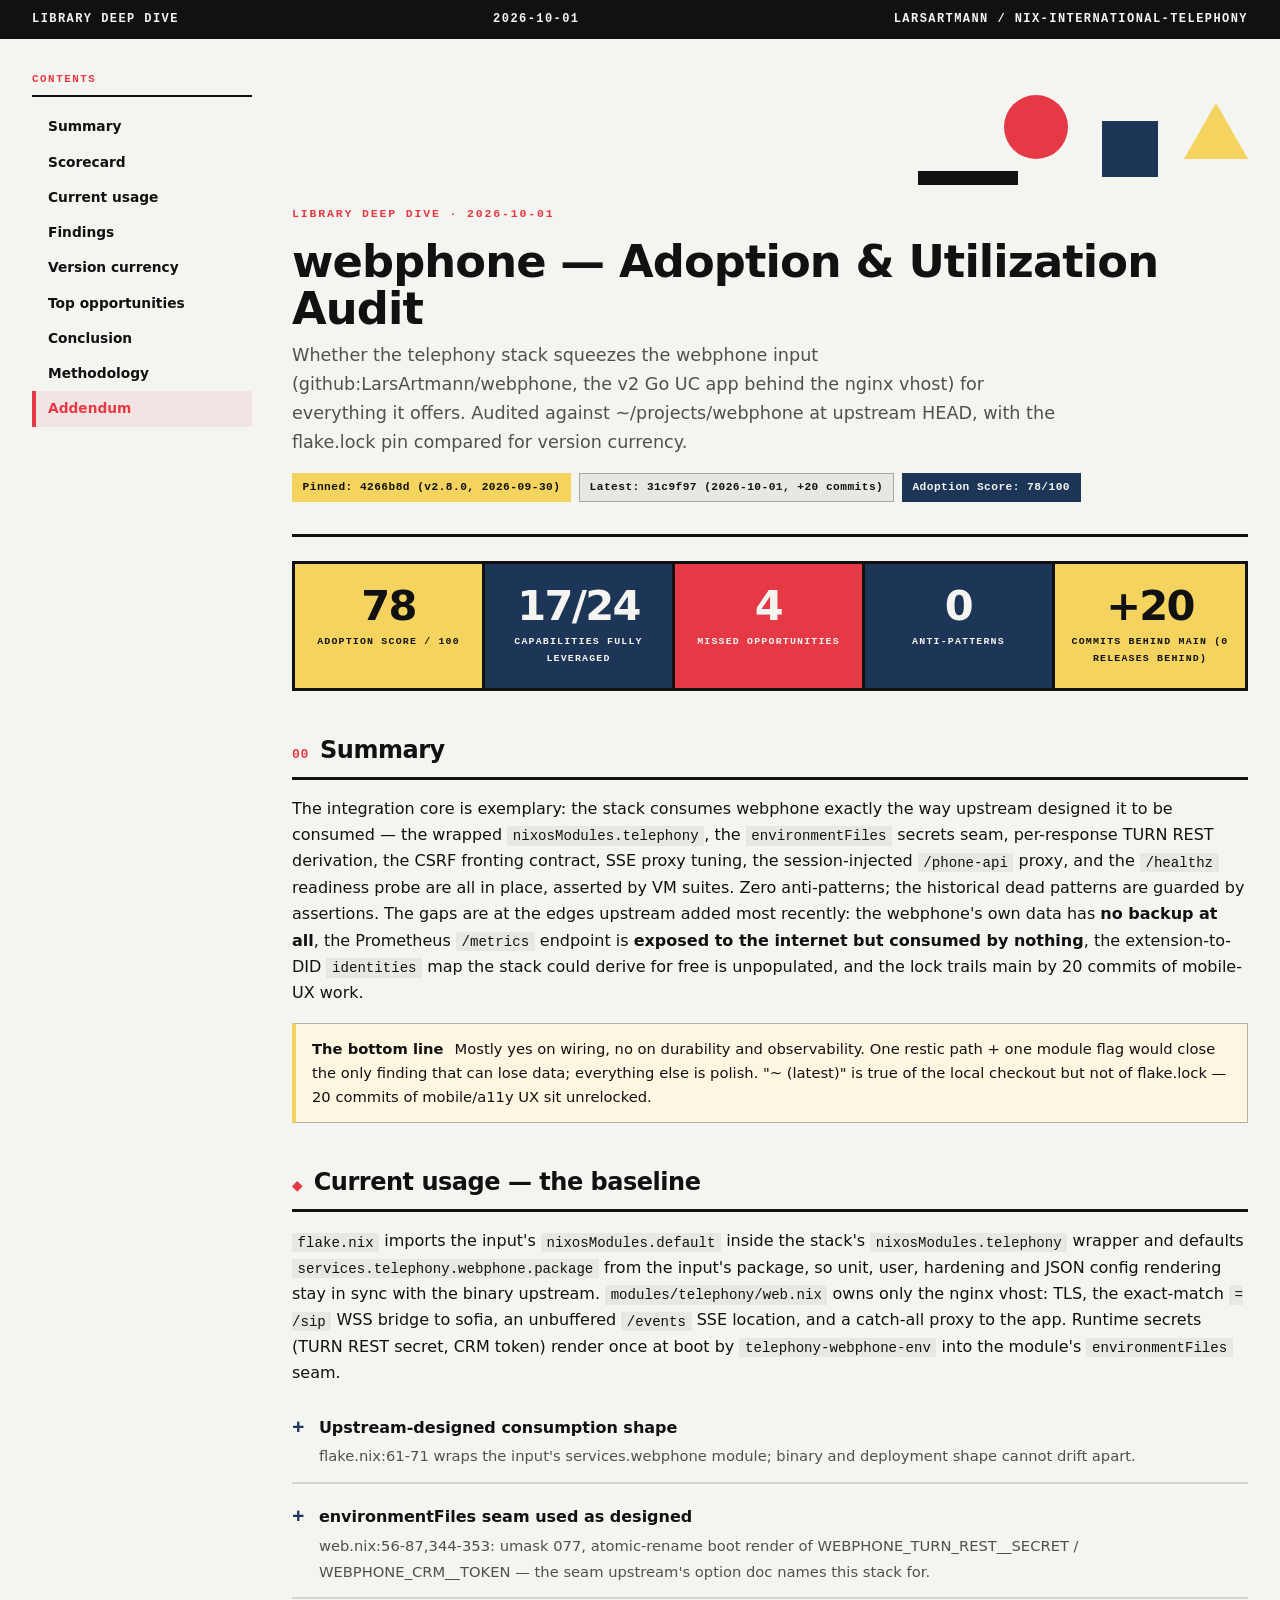
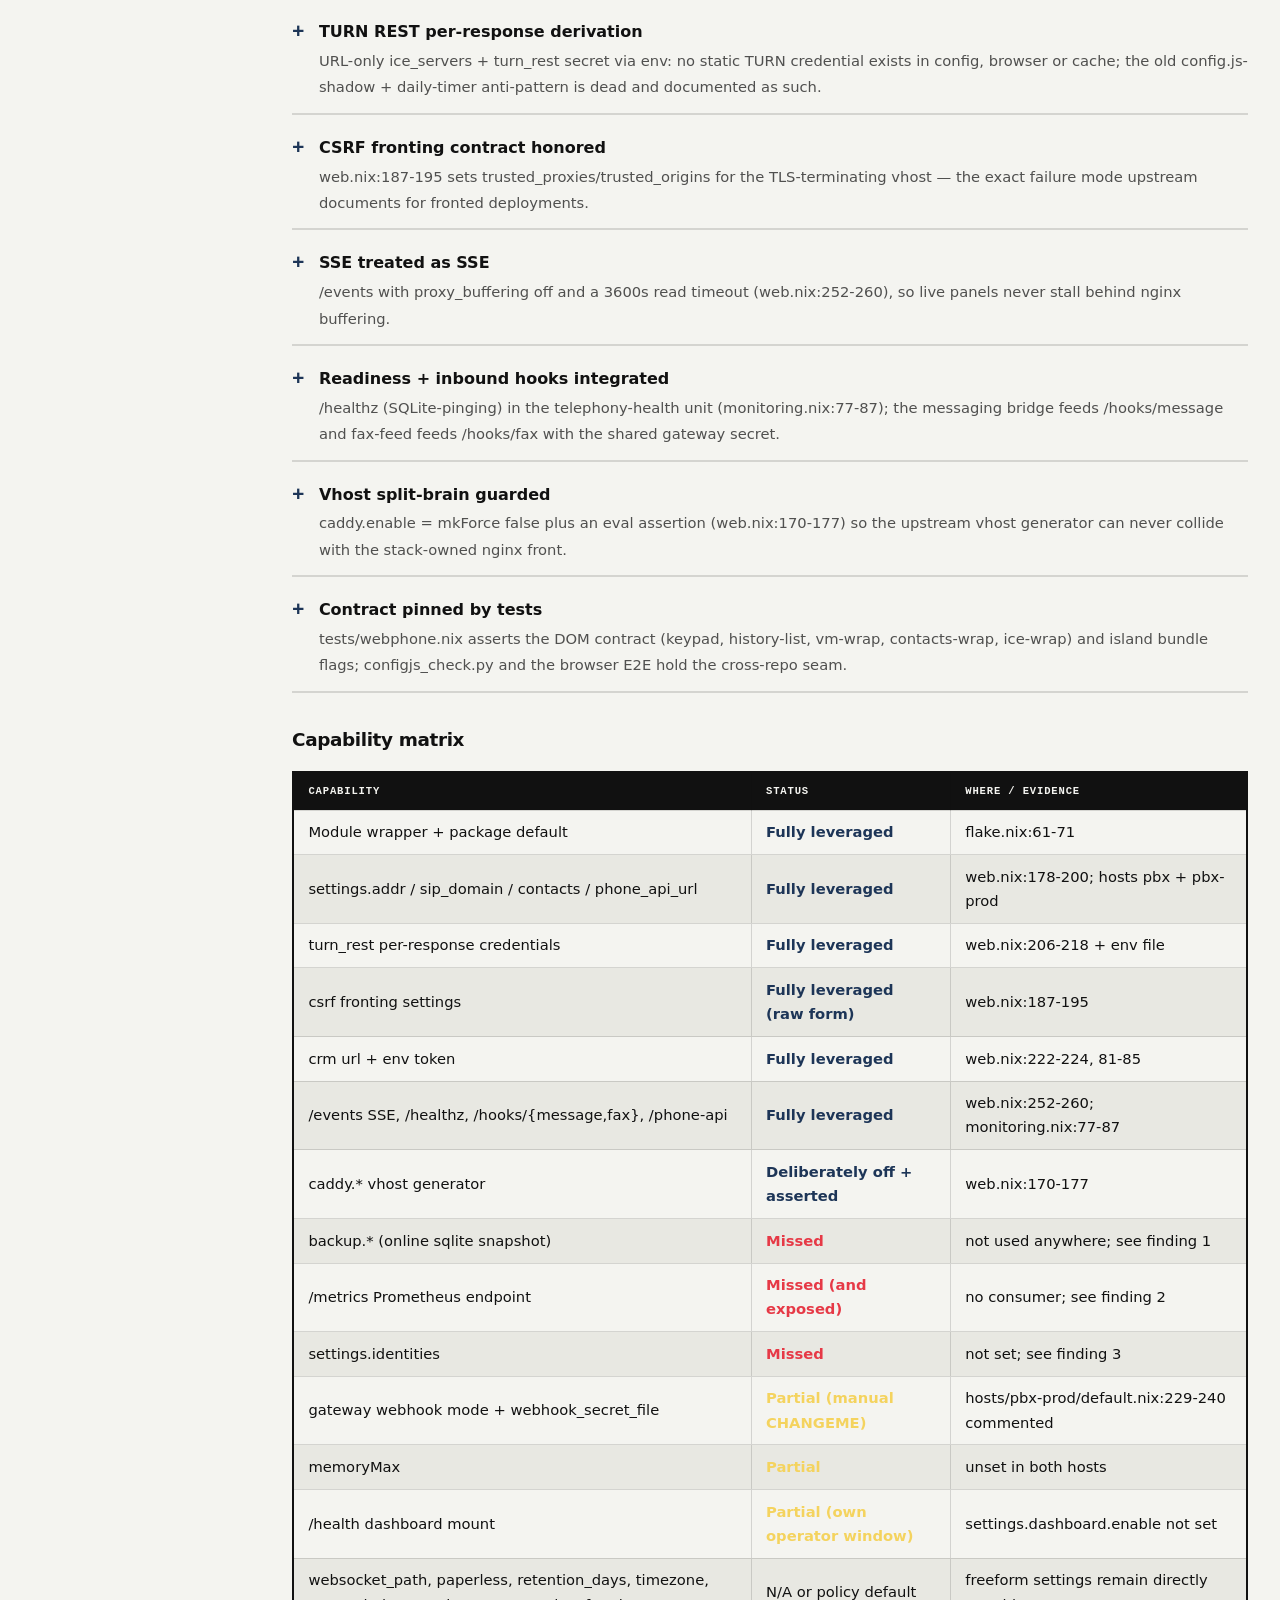
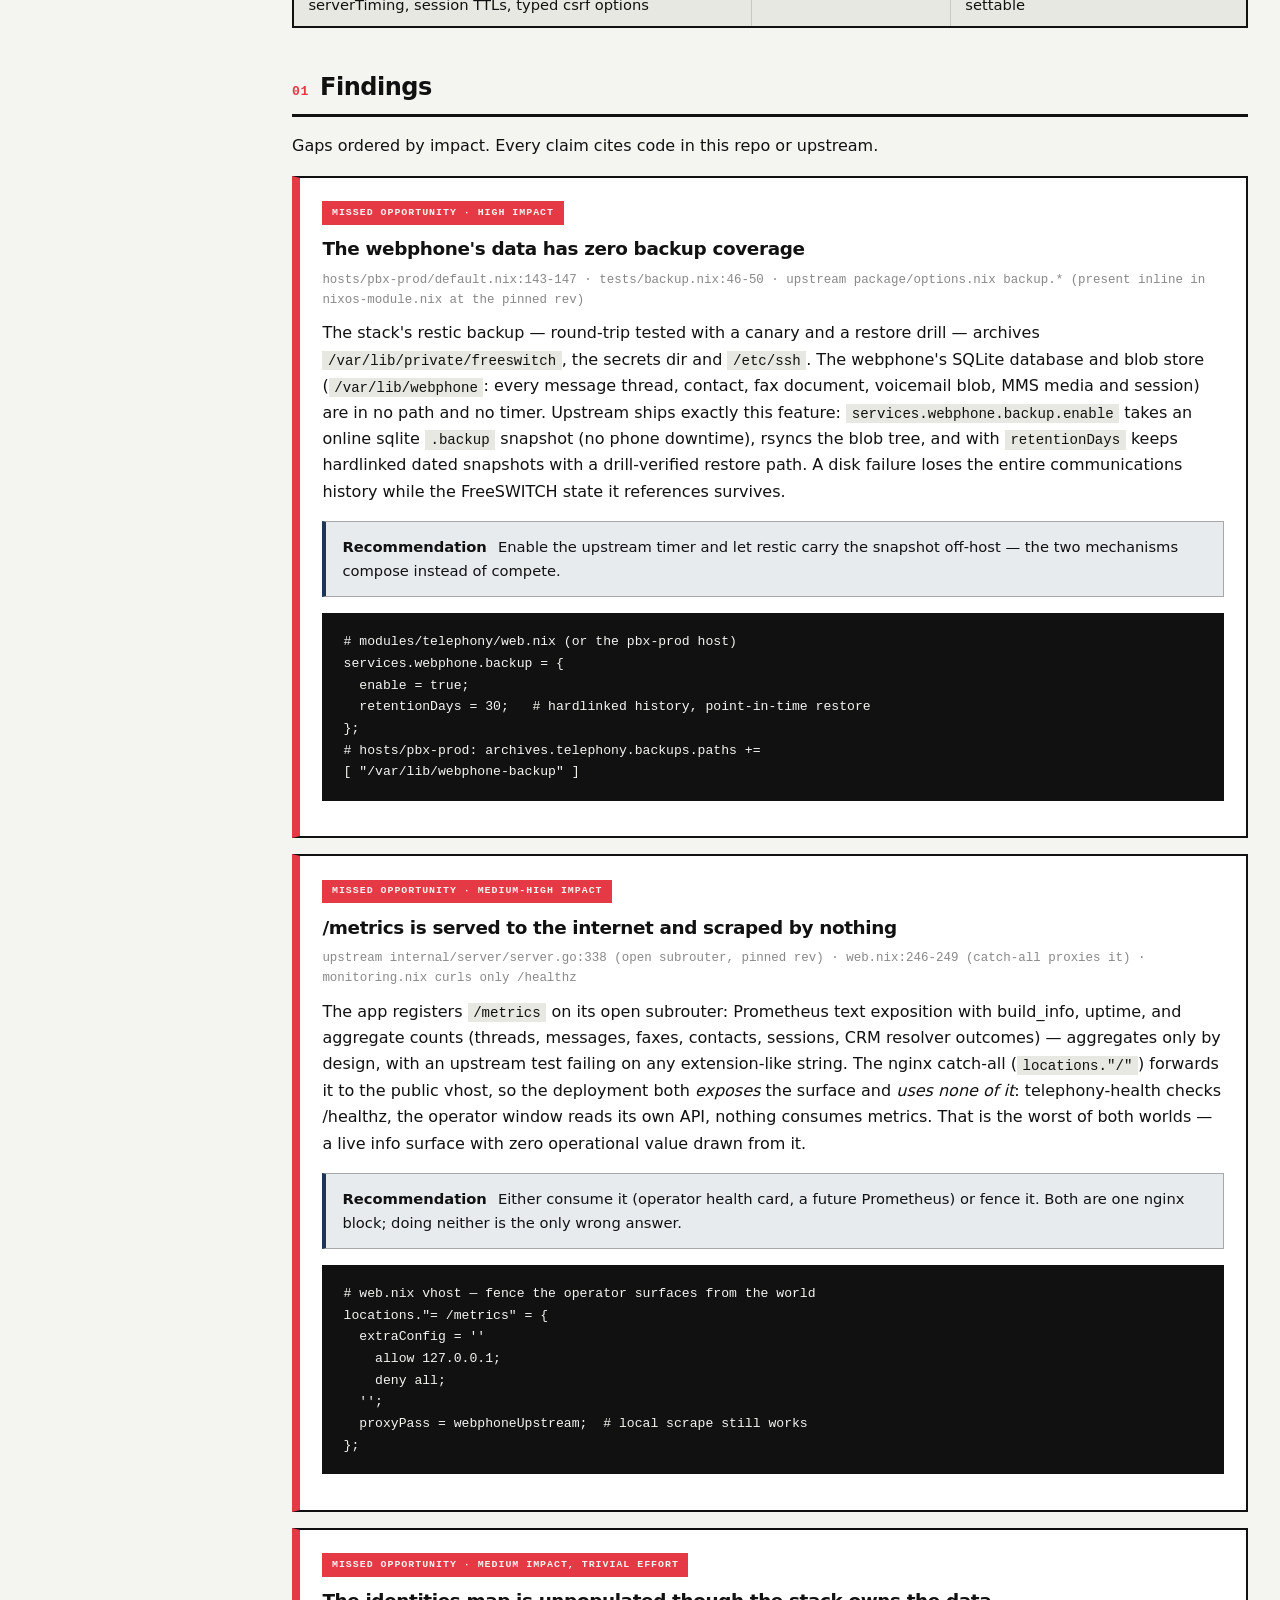
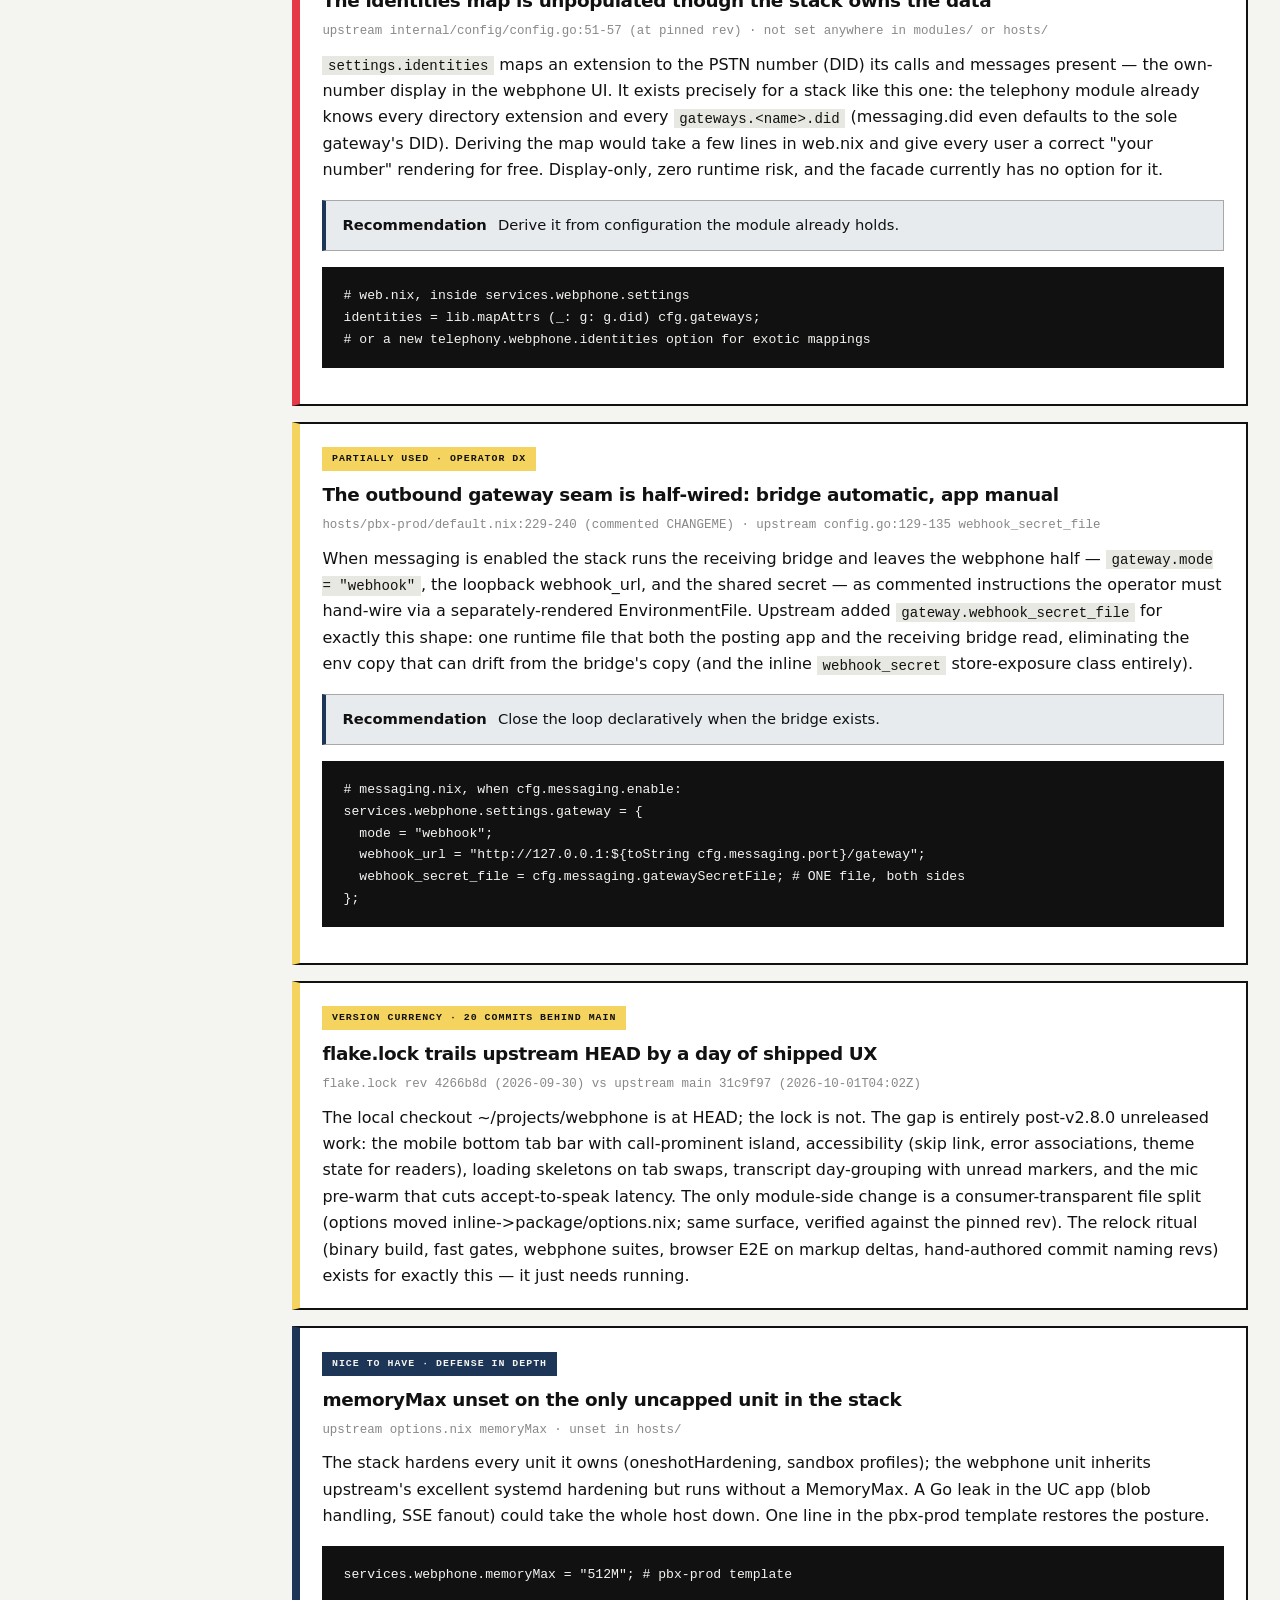
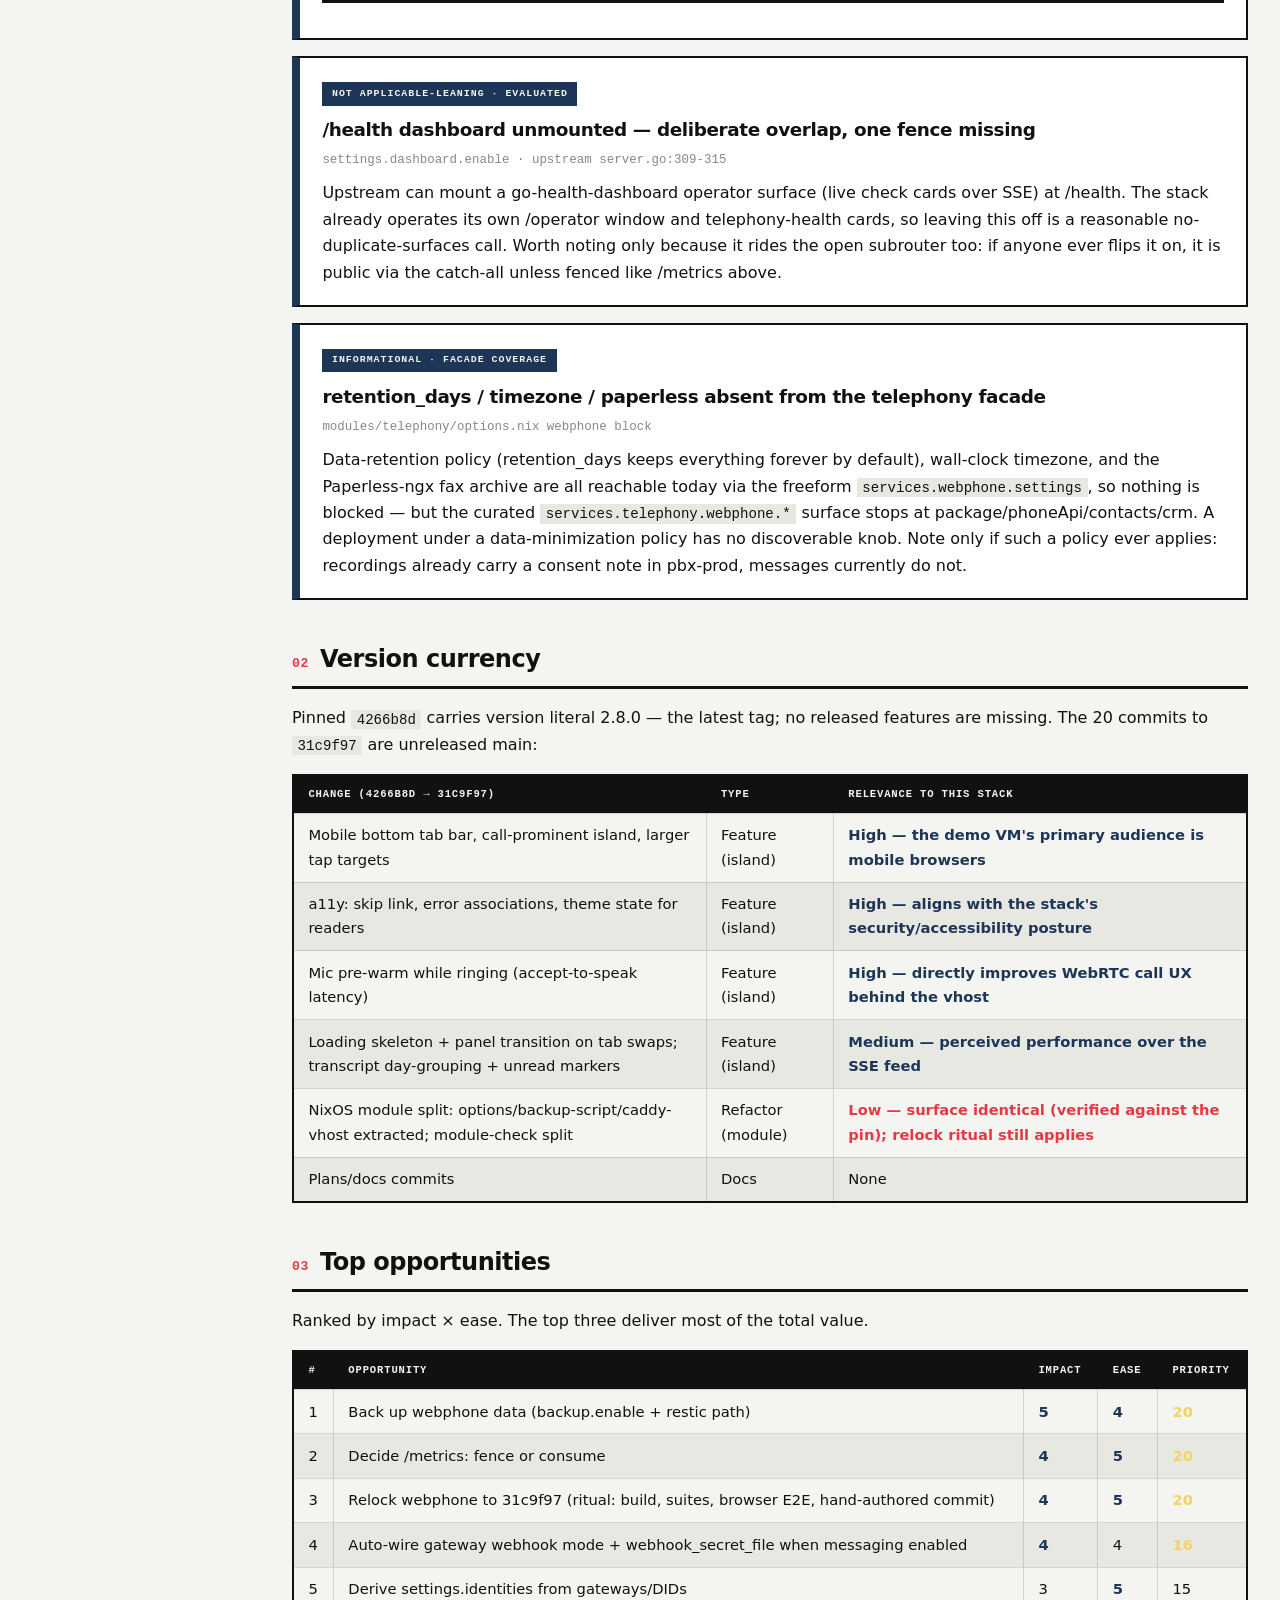
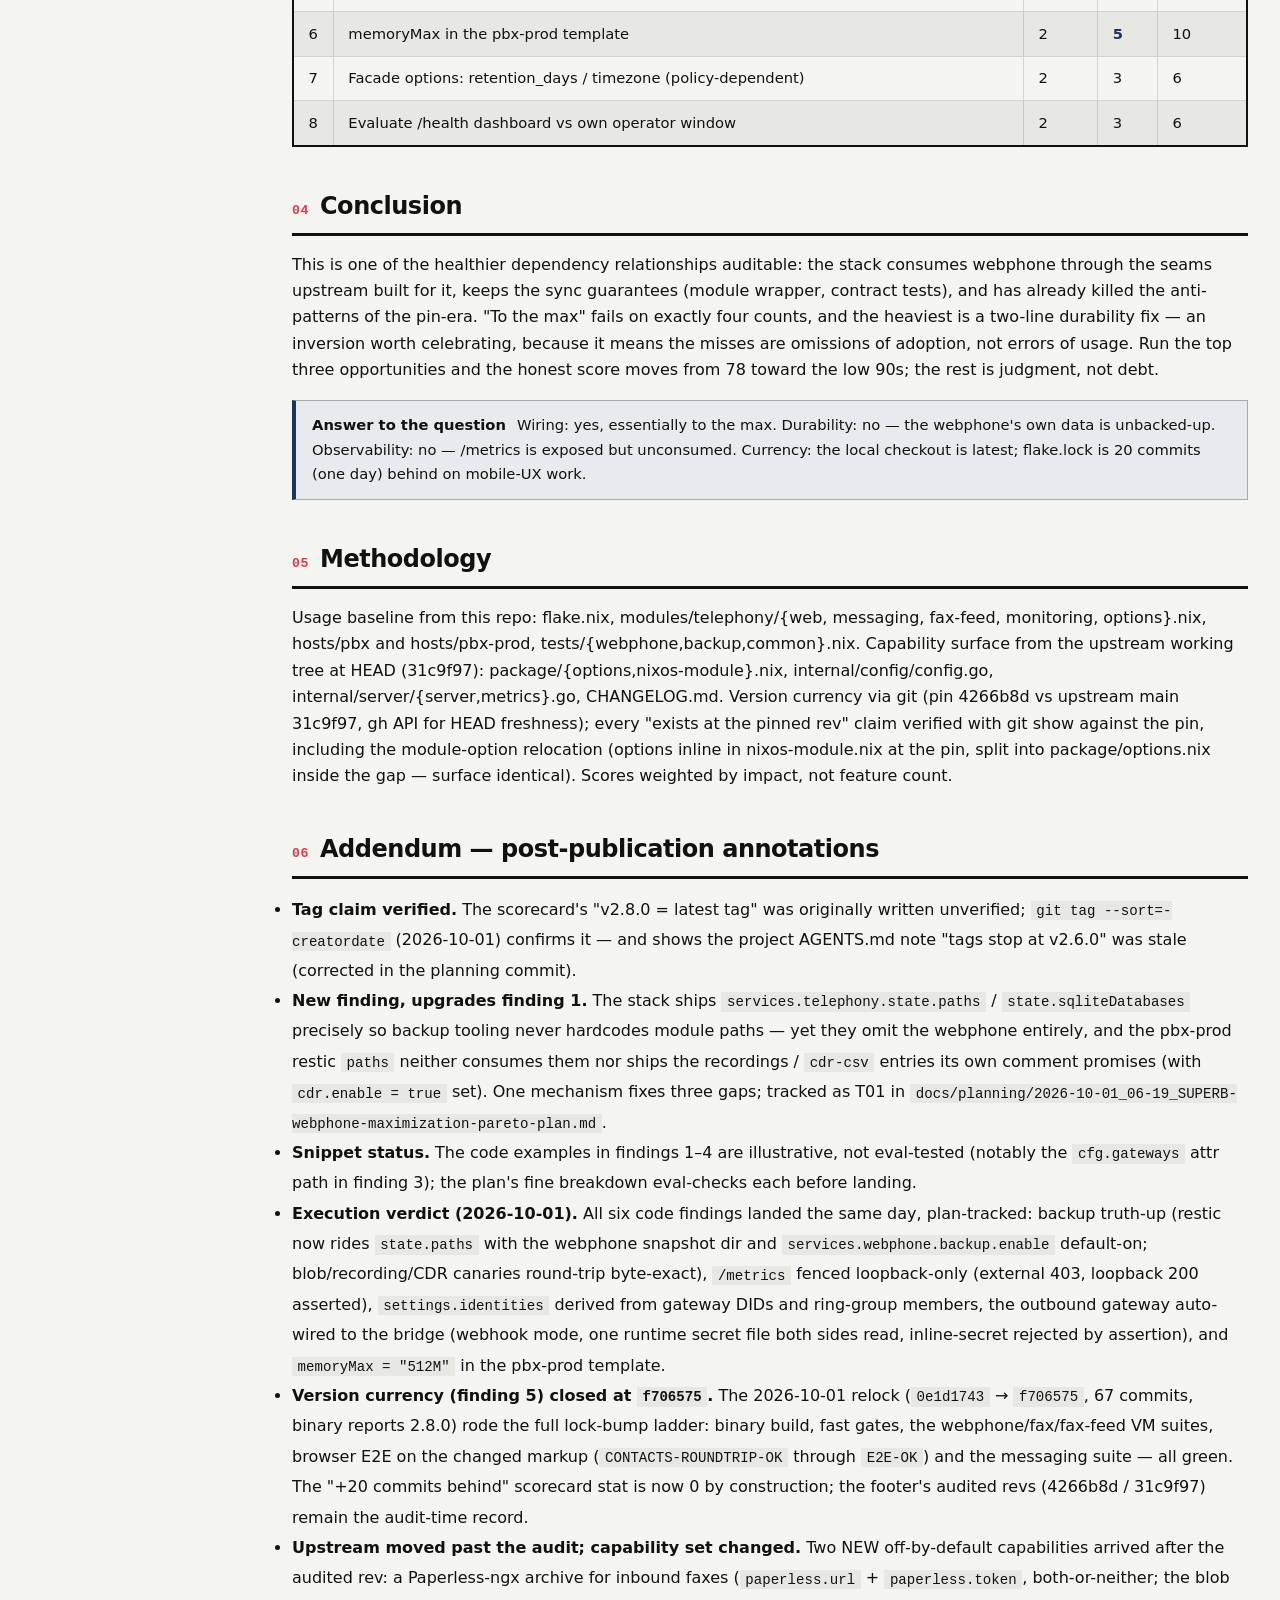
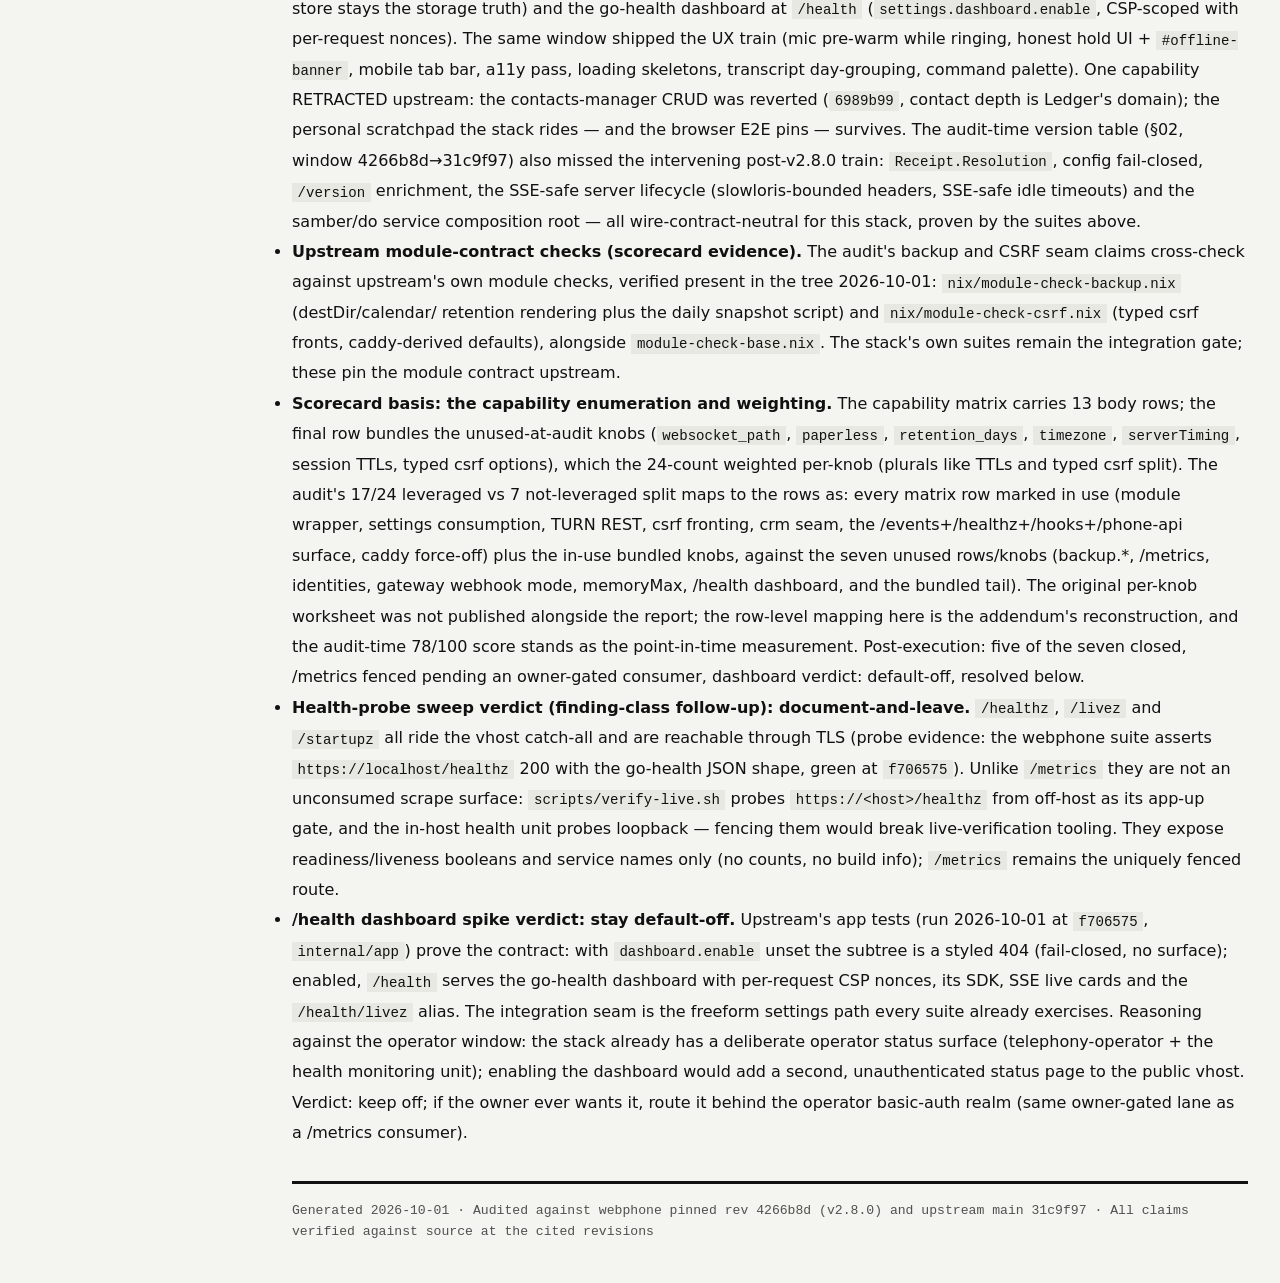
<file: docs/research/2026-10-01_webphone-deep-dive.html>
<!doctype html>
<html lang="en">
  <head>
    <meta charset="UTF-8" />
    <meta name="viewport" content="width=device-width, initial-scale=1.0" />
    <title>webphone (v2.8.0) — Adoption & Utilization Audit</title>
    <style>
      /* =========================================================================
         BAUHAUS LIGHT — Editorial template
         Design language: form follows function. Primary colors on warm paper.
         Zero external dependencies: system fonts, no CDN, no build step.
         Token architecture: see references/bauhaus-tokens.md
         ========================================================================= */

      :root {
        /* --- Primitive palette (Bauhaus Light) --- */
        --color-paper: #f4f4f0;
        --color-paper-2: #ffffff;
        --color-paper-3: #e8e8e2;
        --color-ink: #111111;
        --color-red: #e63946;
        --color-blue: #1d3557;
        --color-yellow: #f4d35e;
        --color-hairline: rgba(17, 17, 17, 0.14);
        --color-hairline-strong: rgba(17, 17, 17, 0.3);

        /* --- Semantic layer (shared vocabulary with dark template) --- */
        --surface: var(--color-paper);
        --surface-raised: var(--color-paper-2);
        --surface-sunken: var(--color-paper-3);
        --text: var(--color-ink);
        --text-muted: rgba(17, 17, 17, 0.72);
        --text-faint: rgba(17, 17, 17, 0.5);
        --border: var(--color-hairline);
        --border-strong: var(--color-hairline-strong);
        --accent: var(--color-red);
        --problem: var(--color-red);
        --solution: var(--color-blue);
        --warning: var(--color-yellow);

        /* --- Backward-compatible aliases (do not break consumer skills) --- */
        --bg: var(--surface);
        --bg-elevated: var(--surface-raised);
        --bg-sunken: var(--surface-sunken);
        --bg-card: var(--surface-raised);
        --bg-code: var(--surface-sunken);
        --ink: var(--text);
        --ink-secondary: var(--text-muted);
        --ink-muted: var(--text-faint);
        --rose: var(--problem);
        --rose-glow: color-mix(in srgb, var(--problem) 15%, transparent);
        --emerald: var(--solution);
        --emerald-glow: color-mix(in srgb, var(--solution) 15%, transparent);
        --amber: var(--warning);
        --amber-glow: color-mix(in srgb, var(--warning) 15%, transparent);
        --amber-light: color-mix(in srgb, var(--warning) 22%, transparent);
        --coral: var(--problem);
        --coral-light: color-mix(in srgb, var(--problem) 12%, transparent);
        --teal: var(--solution);
        --teal-light: color-mix(in srgb, var(--solution) 12%, transparent);

        /* --- Shape --- */
        --radius: 0px;
        --radius-sm: 0px;

        /* --- Type stacks (system only — zero external fonts) --- */
        --font-heading:
          ui-sans-serif, system-ui, -apple-system, BlinkMacSystemFont,
          "Segoe UI", Roboto, Helvetica, Arial, sans-serif;
        --font-body:
          ui-sans-serif, system-ui, -apple-system, BlinkMacSystemFont,
          "Segoe UI", Roboto, Helvetica, Arial, sans-serif;
        --font-mono:
          ui-monospace, "Cascadia Code", "Source Code Pro", "JetBrains Mono",
          Menlo, Consolas, monospace;
      }

      * {
        box-sizing: border-box;
        margin: 0;
        padding: 0;
      }
      html {
        scroll-behavior: smooth;
      }
      section[id],
      [id] {
        scroll-margin-top: 60px;
      }

      body {
        background: var(--surface);
        color: var(--text);
        font-family: var(--font-body);
        font-size: 16px;
        line-height: 1.65;
        -webkit-font-smoothing: antialiased;
        -moz-osx-font-smoothing: grayscale;
      }

      /* --- Accessibility: keyboard focus --- */
      :focus-visible {
        outline: 2px solid var(--accent);
        outline-offset: 2px;
      }
      a:focus-visible {
        outline-offset: -1px;
      }

      /* --- Full-bleed top bar --- */
      .top-bar {
        background: var(--text);
        color: var(--surface);
        padding: 0.6rem 2rem;
        font-family: var(--font-mono);
        font-size: 0.75rem;
        font-weight: 700;
        letter-spacing: 0.12em;
        text-transform: uppercase;
        display: flex;
        justify-content: space-between;
        align-items: center;
      }

      /* --- Layout: optional sticky sidebar TOC --- */
      .layout {
        display: flex;
        gap: 2.5rem;
        padding: 2rem;
      }
      .sidebar {
        width: 220px;
        flex-shrink: 0;
        position: sticky;
        top: 1rem;
        align-self: flex-start;
        height: calc(100vh - 2rem);
        overflow-y: auto;
        display: none;
      }
      .sidebar nav {
        display: flex;
        flex-direction: column;
        gap: 0;
      }
      .sidebar .label {
        font-family: var(--font-mono);
        font-size: 0.68rem;
        font-weight: 700;
        text-transform: uppercase;
        letter-spacing: 0.14em;
        color: var(--accent);
        margin-bottom: 0.75rem;
        padding-bottom: 0.4rem;
        border-bottom: 2px solid var(--text);
      }
      .sidebar a {
        font-size: 0.86rem;
        color: var(--text);
        text-decoration: none;
        padding: 0.5rem 0.75rem;
        border-left: 4px solid transparent;
        font-weight: 600;
        transition: all 0.15s ease;
        line-height: 1.4;
      }
      .sidebar a:hover,
      .sidebar a.active {
        border-left-color: var(--accent);
        background: color-mix(in srgb, var(--accent) 8%, transparent);
        color: var(--accent);
      }
      .main {
        flex: 1;
        min-width: 0;
      }

      /* --- Headings --- */
      h1,
      h2,
      h3,
      h4 {
        font-family: var(--font-heading);
        font-weight: 900;
        letter-spacing: -0.02em;
        color: var(--text);
      }
      h1 {
        font-size: clamp(1.9rem, 4.5vw, 2.8rem);
        line-height: 1.05;
        margin: 0 0 0.6rem;
      }
      h2 {
        font-size: 1.5rem;
        margin: 2.5rem 0 1rem;
        padding-bottom: 0.4rem;
        border-bottom: 3px solid var(--text);
        display: flex;
        align-items: baseline;
        gap: 0.7rem;
      }
      h2 .num {
        font-family: var(--font-mono);
        font-size: 0.82rem;
        color: var(--accent);
        font-weight: 700;
        letter-spacing: 0.04em;
      }
      h3 {
        font-size: 1.15rem;
        margin: 0 0 0.4rem;
        font-weight: 700;
      }
      h4 {
        font-size: 1rem;
        margin: 0 0 0.3rem;
        font-weight: 700;
      }
      p {
        margin: 0 0 1rem;
      }

      /* --- Hero --- */
      .hero {
        padding: 1.5rem 0 2rem;
        margin-bottom: 1.5rem;
        border-bottom: 3px solid var(--text);
      }
      .eyebrow {
        font-family: var(--font-mono);
        font-size: 0.72rem;
        font-weight: 700;
        text-transform: uppercase;
        letter-spacing: 0.16em;
        color: var(--accent);
        margin-bottom: 0.9rem;
      }
      .subtitle {
        font-size: 1.1rem;
        color: var(--text-muted);
        max-width: 70ch;
        margin: 0 0 1rem;
      }
      .meta {
        display: flex;
        flex-wrap: wrap;
        gap: 0.5rem;
      }
      .tag {
        display: inline-block;
        font-family: var(--font-mono);
        font-size: 0.7rem;
        font-weight: 700;
        letter-spacing: 0.04em;
        padding: 0.25rem 0.6rem;
        background: var(--surface-sunken);
        color: var(--text);
        border: 1px solid var(--border-strong);
      }
      .tag.amber {
        background: var(--warning);
        border-color: var(--warning);
        color: var(--text);
      }
      .tag.teal {
        background: var(--solution);
        border-color: var(--solution);
        color: var(--surface);
      }

      /* Bauhaus signature: geometric shape cluster (optional) */
      .hero-shapes {
        position: relative;
        height: 90px;
        margin-bottom: 1.2rem;
      }
      .hero-shapes .circle {
        position: absolute;
        top: 0;
        right: 180px;
        width: 64px;
        height: 64px;
        background: var(--problem);
        border-radius: 50%;
      }
      .hero-shapes .square {
        position: absolute;
        top: 26px;
        right: 90px;
        width: 56px;
        height: 56px;
        background: var(--solution);
      }
      .hero-shapes .tri {
        position: absolute;
        top: 8px;
        right: 0;
        width: 0;
        height: 0;
        border-left: 32px solid transparent;
        border-right: 32px solid transparent;
        border-bottom: 56px solid var(--warning);
      }
      .hero-shapes .bar {
        position: absolute;
        bottom: 0;
        right: 230px;
        width: 100px;
        height: 14px;
        background: var(--text);
      }

      /* --- Scorecard / stat cards --- */
      .scorecard,
      .stat-grid {
        display: grid;
        grid-template-columns: repeat(auto-fit, minmax(160px, 1fr));
        gap: 0;
        margin: 1.5rem 0 2rem;
        border: 3px solid var(--text);
      }
      .score-card,
      .stat-card {
        padding: 1.3rem 1rem;
        text-align: center;
        border-right: 3px solid var(--text);
        background: var(--surface-raised);
      }
      .score-card:last-child,
      .stat-card:last-child {
        border-right: none;
      }

      .score,
      .stat-value {
        font-family: var(--font-heading);
        font-size: 2.6rem;
        font-weight: 900;
        line-height: 1;
        letter-spacing: -0.04em;
      }
      .score-card .label,
      .stat-label {
        font-family: var(--font-mono);
        font-size: 0.62rem;
        font-weight: 700;
        text-transform: uppercase;
        letter-spacing: 0.12em;
        margin-top: 0.5rem;
      }
      /* Semantic state classes — no nth-child decoration, no !important */
      .score-good,
      .stat-good {
        background: var(--solution);
        color: var(--surface);
      }
      .score-warn,
      .stat-warn {
        background: var(--warning);
        color: var(--text);
      }
      .score-bad,
      .stat-bad {
        background: var(--problem);
        color: var(--surface);
      }

      /* --- General cards --- */
      .card {
        background: var(--surface-raised);
        border: 2px solid var(--text);
        padding: 1.2rem 1.4rem;
        margin-bottom: 1rem;
        border-left: 8px solid var(--border-strong);
      }
      .card-problem {
        border-left-color: var(--problem);
      }
      .card-solution {
        border-left-color: var(--solution);
      }
      .card-warning {
        border-left-color: var(--warning);
      }

      /* --- Issue cards --- */
      .issue {
        background: var(--surface-raised);
        border: 2px solid var(--text);
        padding: 1.2rem 1.4rem;
        margin-bottom: 1rem;
        border-left: 8px solid var(--border-strong);
      }
      .issue-critical {
        border-left-color: var(--problem);
      }
      .issue-important {
        border-left-color: var(--warning);
      }
      .issue-nice {
        border-left-color: var(--solution);
      }
      .issue h3 {
        margin-bottom: 0.3rem;
      }
      .issue .where {
        font-family: var(--font-mono);
        font-size: 0.78rem;
        color: var(--text-faint);
        margin: 0.2rem 0 0.6rem;
      }
      .issue p:last-child {
        margin-bottom: 0;
      }

      /* --- Severity badges --- */
      .severity {
        display: inline-block;
        font-family: var(--font-mono);
        font-size: 0.62rem;
        font-weight: 700;
        letter-spacing: 0.1em;
        text-transform: uppercase;
        padding: 0.22rem 0.6rem;
        margin-bottom: 0.6rem;
        color: var(--surface);
      }
      .severity-critical {
        background: var(--problem);
      }
      .severity-important {
        background: var(--warning);
        color: var(--text);
      }
      .severity-nice {
        background: var(--solution);
      }

      /* --- Inline badges --- */
      .badge {
        display: inline-block;
        font-family: var(--font-mono);
        font-size: 0.62rem;
        font-weight: 700;
        letter-spacing: 0.06em;
        text-transform: uppercase;
        padding: 0.2rem 0.55rem;
        border: 1px solid var(--text);
        color: var(--text);
      }
      .badge-critical {
        background: var(--problem);
        color: var(--surface);
      }
      .badge-high {
        background: var(--warning);
      }
      .badge-medium {
        background: var(--surface-sunken);
      }
      .badge-low {
        background: var(--surface-raised);
        color: var(--text-muted);
      }
      .badge-fixed {
        background: var(--solution);
        color: var(--surface);
      }

      /* --- Callouts --- */
      .callout {
        margin: 0.8rem 0 0;
        padding: 0.8rem 1rem;
        border: 1px solid var(--border-strong);
        border-left: 4px solid var(--border-strong);
        background: var(--surface-sunken);
        font-size: 0.92rem;
      }
      .callout strong {
        display: inline-block;
        margin-right: 0.4rem;
      }
      .callout-teal,
      .callout-solution {
        border-left-color: var(--solution);
        background: color-mix(
          in srgb,
          var(--solution) 10%,
          var(--surface-raised)
        );
      }
      .callout-amber,
      .callout-warning {
        border-left-color: var(--warning);
        background: color-mix(
          in srgb,
          var(--warning) 18%,
          var(--surface-raised)
        );
      }

      /* --- Strengths --- */
      .strengths {
        display: grid;
        gap: 0.5rem;
        margin: 1rem 0 1.5rem;
      }
      .strength {
        display: grid;
        grid-template-columns: auto 1fr;
        gap: 0.9rem;
        padding: 0.75rem 0;
        border-bottom: 2px solid var(--border);
      }
      .strength .check {
        font-family: var(--font-mono);
        font-weight: 900;
        color: var(--solution);
        font-size: 1.3rem;
        line-height: 1.3;
      }
      .strength .text strong {
        display: block;
        margin-bottom: 0.15rem;
      }
      .strength .text span {
        color: var(--text-muted);
        font-size: 0.92rem;
      }

      /* --- Tables --- */
      .table-wrap {
        overflow-x: auto;
      }
      table {
        width: 100%;
        border-collapse: collapse;
        margin: 1rem 0 1.5rem;
        font-size: 0.92rem;
        border: 2px solid var(--text);
      }
      th {
        text-align: left;
        padding: 0.6rem 0.9rem;
        background: var(--text);
        color: var(--surface);
        font-family: var(--font-mono);
        font-size: 0.66rem;
        font-weight: 700;
        letter-spacing: 0.08em;
        text-transform: uppercase;
        border-right: 1px solid var(--border-strong);
      }
      th:last-child {
        border-right: none;
      }
      td {
        padding: 0.6rem 0.9rem;
        border-top: 1px solid var(--border);
        border-right: 1px solid var(--border);
      }
      td:last-child {
        border-right: none;
      }
      tr:nth-child(even) td {
        background: var(--surface-sunken);
      }
      table.compare td.yes {
        color: var(--solution);
        font-weight: 700;
      }
      table.compare td.no {
        color: var(--problem);
        font-weight: 700;
      }

      /* --- Code blocks + syntax highlighting --- */
      pre {
        background: var(--text);
        color: var(--surface);
        padding: 1rem 1.2rem;
        margin: 1rem 0;
        font-family: var(--font-mono);
        font-size: 0.82rem;
        line-height: 1.65;
        overflow-x: auto;
        border: 2px solid var(--text);
      }
      code {
        font-family: var(--font-mono);
      }
      p code,
      li code,
      td code {
        font-size: 0.88em;
        background: var(--surface-sunken);
        padding: 0.1rem 0.35rem;
      }
      .tok-keyword {
        color: var(--warning);
      }
      .tok-type {
        color: var(--warning);
      }
      .tok-string {
        color: #95e1d3;
      }
      .tok-comment {
        color: rgba(244, 244, 240, 0.45);
        font-style: italic;
      }
      .tok-func {
        color: #6eb5ff;
      }
      .tok-number {
        color: var(--warning);
      }
      .tok-generic {
        color: var(--problem);
      }
      .tok-builtin {
        color: #6eb5ff;
      }
      .tok-punct {
        color: rgba(244, 244, 240, 0.7);
      }
      .tok-attr {
        color: var(--warning);
      }

      /* --- Dependency tree / ASCII diagrams --- */
      .dep-tree {
        background: var(--surface-sunken);
        border: 2px solid var(--text);
        padding: 1rem 1.2rem;
        margin: 1rem 0;
        font-family: var(--font-mono);
        font-size: 0.82rem;
        line-height: 1.7;
        white-space: pre;
        overflow-x: auto;
      }
      .dep-tree .root {
        color: var(--accent);
        font-weight: 700;
      }
      .dep-tree .ok {
        color: var(--solution);
      }
      .dep-tree .unwanted {
        color: var(--problem);
      }

      /* --- Inline node-and-arrow diagrams --- */
      .diagram {
        display: flex;
        flex-wrap: wrap;
        align-items: center;
        gap: 0.5rem;
        padding: 1rem;
        margin: 1rem 0;
        background: var(--surface-raised);
        border: 2px solid var(--text);
      }
      .node {
        display: inline-block;
        padding: 0.4rem 0.75rem;
        font-family: var(--font-mono);
        font-size: 0.8rem;
        font-weight: 700;
        background: var(--surface-sunken);
        border: 1px solid var(--text);
      }
      .node-core {
        background: var(--accent);
        color: var(--surface);
      }
      .node-problem {
        background: var(--problem);
        color: var(--surface);
      }
      .node-good {
        background: var(--solution);
        color: var(--surface);
      }
      .arrow {
        color: var(--text-faint);
        font-family: var(--font-mono);
      }

      /* --- Grids --- */
      .grid-2 {
        display: grid;
        grid-template-columns: repeat(2, 1fr);
        gap: 1rem;
        margin: 1rem 0;
      }
      .grid-3 {
        display: grid;
        grid-template-columns: repeat(3, 1fr);
        gap: 1rem;
        margin: 1rem 0;
      }

      /* --- Inline TOC --- */
      .toc {
        background: var(--surface-raised);
        border: 2px solid var(--text);
        border-left: 6px solid var(--accent);
        padding: 1rem 1.3rem;
        margin: 1rem 0 1.5rem;
      }
      .toc h3 {
        margin-bottom: 0.5rem;
      }
      .toc ul {
        list-style: none;
        padding: 0;
      }
      .toc li {
        margin: 0.25rem 0;
      }
      .toc a {
        color: var(--text);
        text-decoration: none;
        font-size: 0.92rem;
        font-weight: 600;
      }
      .toc a:hover {
        color: var(--accent);
      }

      /* --- Migration / numbered steps --- */
      .migration-step {
        display: grid;
        grid-template-columns: 56px 1fr;
        gap: 1rem;
        margin: 1rem 0;
        padding: 1.1rem;
        background: var(--surface-raised);
        border: 2px solid var(--text);
        border-left: 6px solid var(--accent);
      }
      .migration-num {
        font-family: var(--font-mono);
        font-weight: 900;
        font-size: 1.8rem;
        color: var(--accent);
        line-height: 1;
      }
      .migration-content h4 {
        margin-bottom: 0.2rem;
      }
      .migration-content p {
        margin-bottom: 0;
        color: var(--text-muted);
        font-size: 0.94rem;
      }

      /* --- Before/After comparison --- */
      .compare-header {
        display: grid;
        grid-template-columns: 1fr 1fr;
        gap: 0.75rem;
        margin: 1rem 0 0.5rem;
      }
      .compare-before,
      .compare-after {
        font-family: var(--font-mono);
        font-size: 0.7rem;
        font-weight: 700;
        text-transform: uppercase;
        letter-spacing: 0.1em;
        padding: 0.4rem 0.7rem;
        color: var(--surface);
      }
      .compare-before {
        background: var(--problem);
      }
      .compare-after {
        background: var(--solution);
      }
      .compare-row {
        display: grid;
        grid-template-columns: 1fr 1fr;
        gap: 0.75rem;
        margin-bottom: 1rem;
      }
      .compare-row pre {
        margin: 0;
      }

      /* --- Footer --- */
      .footer {
        margin-top: 2rem;
        padding-top: 1rem;
        border-top: 3px solid var(--text);
        font-size: 0.82rem;
        color: var(--text-muted);
        font-family: var(--font-mono);
      }

      /* --- Responsive --- */
      @media (min-width: 1024px) {
        .sidebar {
          display: block;
        }
      }
      @media (max-width: 768px) {
        .layout {
          flex-direction: column;
          padding: 1rem;
        }
        .top-bar {
          padding: 0.6rem 1rem;
          flex-wrap: wrap;
          gap: 0.3rem;
        }
        .grid-2,
        .grid-3 {
          grid-template-columns: 1fr;
        }
        .compare-header,
        .compare-row {
          grid-template-columns: 1fr;
        }
        .scorecard,
        .stat-grid {
          grid-template-columns: repeat(2, 1fr);
        }
        .score-card:nth-child(2),
        .stat-card:nth-child(2) {
          border-right: none;
        }
        .score-card:nth-child(1),
        .stat-card:nth-child(1),
        .score-card:nth-child(2),
        .stat-card:nth-child(2) {
          border-bottom: 3px solid var(--text);
        }
        .migration-step {
          grid-template-columns: 1fr;
        }
        .hero-shapes {
          display: none;
        }
      }
    </style>
  </head>
  <body>
    <!-- Full-bleed top bar -->
    <div class="top-bar">
      <span>Library deep dive</span>
      <span>2026-10-01</span>
      <span>LarsArtmann / nix-international-telephony</span>
    </div>

    <div class="layout">
      <!-- Sidebar TOC -->
      <aside class="sidebar" data-nav>
        <nav>
          <div class="label">Contents</div>
          <a href="#summary">Summary</a>
          <a href="#scorecard">Scorecard</a>
          <a href="#usage">Current usage</a>
          <a href="#findings">Findings</a>
          <a href="#version">Version currency</a>
          <a href="#opportunities">Top opportunities</a>
          <a href="#conclusion">Conclusion</a>
          <a href="#appendix">Methodology</a>
          <a href="#addendum">Addendum</a>
        </nav>
      </aside>

      <!-- Main content -->
      <main class="main">
        <!-- Hero -->
        <header class="hero">
          <div class="hero-shapes">
            <div class="bar"></div>
            <div class="circle"></div>
            <div class="square"></div>
            <div class="tri"></div>
          </div>
          <div class="eyebrow">Library deep dive &middot; 2026-10-01</div>
          <h1>webphone &mdash; Adoption &amp; Utilization Audit</h1>
          <p class="subtitle">
            Whether the telephony stack squeezes the webphone input
            (github:LarsArtmann/webphone, the v2 Go UC app behind the nginx
            vhost) for everything it offers. Audited against
            ~/projects/webphone at upstream HEAD, with the flake.lock pin
            compared for version currency.
          </p>
          <div class="meta">
            <span class="tag amber">Pinned: 4266b8d (v2.8.0, 2026-09-30)</span>
            <span class="tag">Latest: 31c9f97 (2026-10-01, +20 commits)</span>
            <span class="tag teal">Adoption Score: 78/100</span>
          </div>
        </header>

        <!-- Scorecard -->
        <section id="scorecard" class="scorecard">
          <div class="score-card score-warn">
            <div class="score">78</div>
            <div class="label">Adoption score / 100</div>
          </div>
          <div class="score-card score-good">
            <div class="score">17/24</div>
            <div class="label">Capabilities fully leveraged</div>
          </div>
          <div class="score-card score-bad">
            <div class="score">4</div>
            <div class="label">Missed opportunities</div>
          </div>
          <div class="score-card score-good">
            <div class="score">0</div>
            <div class="label">Anti-patterns</div>
          </div>
          <div class="score-card score-warn">
            <div class="score">+20</div>
            <div class="label">Commits behind main (0 releases behind)</div>
          </div>
        </section>

        <!-- Summary -->
        <section id="summary">
          <h2><span class="num">00</span>Summary</h2>
          <p>
            The integration core is exemplary: the stack consumes webphone
            exactly the way upstream designed it to be consumed &mdash; the
            wrapped <code>nixosModules.telephony</code>, the
            <code>environmentFiles</code> secrets seam, per-response TURN REST
            derivation, the CSRF fronting contract, SSE proxy tuning, the
            session-injected <code>/phone-api</code> proxy, and the
            <code>/healthz</code> readiness probe are all in place, asserted by
            VM suites. Zero anti-patterns; the historical dead patterns are
            guarded by assertions. The gaps are at the edges upstream added
            most recently: the webphone's own data has
            <strong>no backup at all</strong>, the Prometheus
            <code>/metrics</code> endpoint is <strong>exposed to the internet
            but consumed by nothing</strong>, the extension-to-DID
            <code>identities</code> map the stack could derive for free is
            unpopulated, and the lock trails main by 20 commits of mobile-UX
            work.
          </p>
          <div class="callout callout-amber">
            <strong>The bottom line</strong>
            Mostly yes on wiring, no on durability and observability. One restic
            path + one module flag would close the only finding that can lose
            data; everything else is polish. "~ (latest)" is true of the local
            checkout but not of flake.lock &mdash; 20 commits of mobile/a11y UX
            sit unrelocked.
          </div>
        </section>

        <!-- Current usage -->
        <section id="usage">
          <h2><span class="num">&#9670;</span>Current usage &mdash; the baseline</h2>
          <p>
            <code>flake.nix</code> imports the input's
            <code>nixosModules.default</code> inside the stack's
            <code>nixosModules.telephony</code> wrapper and defaults
            <code>services.telephony.webphone.package</code> from the input's
            package, so unit, user, hardening and JSON config rendering stay in
            sync with the binary upstream. <code>modules/telephony/web.nix</code>
            owns only the nginx vhost: TLS, the exact-match
            <code>= /sip</code> WSS bridge to sofia, an unbuffered
            <code>/events</code> SSE location, and a catch-all proxy to the app.
            Runtime secrets (TURN REST secret, CRM token) render once at boot by
            <code>telephony-webphone-env</code> into the module's
            <code>environmentFiles</code> seam.
          </p>

          <div class="strengths">
            <div class="strength">
              <div class="check">+</div>
              <div class="text">
                <strong>Upstream-designed consumption shape</strong>
                <span
                  >flake.nix:61-71 wraps the input's services.webphone module;
                  binary and deployment shape cannot drift apart.</span
                >
              </div>
            </div>
            <div class="strength">
              <div class="check">+</div>
              <div class="text">
                <strong>environmentFiles seam used as designed</strong>
                <span
                  >web.nix:56-87,344-353: umask 077, atomic-rename boot render
                  of WEBPHONE_TURN_REST__SECRET / WEBPHONE_CRM__TOKEN &mdash;
                  the seam upstream's option doc names this stack for.</span
                >
              </div>
            </div>
            <div class="strength">
              <div class="check">+</div>
              <div class="text">
                <strong>TURN REST per-response derivation</strong>
                <span
                  >URL-only ice_servers + turn_rest secret via env: no static
                  TURN credential exists in config, browser or cache; the old
                  config.js-shadow + daily-timer anti-pattern is dead and
                  documented as such.</span
                >
              </div>
            </div>
            <div class="strength">
              <div class="check">+</div>
              <div class="text">
                <strong>CSRF fronting contract honored</strong>
                <span
                  >web.nix:187-195 sets trusted_proxies/trusted_origins for the
                  TLS-terminating vhost &mdash; the exact failure mode upstream
                  documents for fronted deployments.</span
                >
              </div>
            </div>
            <div class="strength">
              <div class="check">+</div>
              <div class="text">
                <strong>SSE treated as SSE</strong>
                <span
                  >/events with proxy_buffering off and a 3600s read timeout
                  (web.nix:252-260), so live panels never stall behind nginx
                  buffering.</span
                >
              </div>
            </div>
            <div class="strength">
              <div class="check">+</div>
              <div class="text">
                <strong>Readiness + inbound hooks integrated</strong>
                <span
                  >/healthz (SQLite-pinging) in the telephony-health unit
                  (monitoring.nix:77-87); the messaging bridge feeds
                  /hooks/message and fax-feed feeds /hooks/fax with the shared
                  gateway secret.</span
                >
              </div>
            </div>
            <div class="strength">
              <div class="check">+</div>
              <div class="text">
                <strong>Vhost split-brain guarded</strong>
                <span
                  >caddy.enable = mkForce false plus an eval assertion
                  (web.nix:170-177) so the upstream vhost generator can never
                  collide with the stack-owned nginx front.</span
                >
              </div>
            </div>
            <div class="strength">
              <div class="check">+</div>
              <div class="text">
                <strong>Contract pinned by tests</strong>
                <span
                  >tests/webphone.nix asserts the DOM contract (keypad,
                  history-list, vm-wrap, contacts-wrap, ice-wrap) and island
                  bundle flags; configjs_check.py and the browser E2E hold the
                  cross-repo seam.</span
                >
              </div>
            </div>
          </div>

          <h3 style="margin-top: 2rem">Capability matrix</h3>
          <table class="compare">
            <thead>
              <tr>
                <th>Capability</th>
                <th>Status</th>
                <th>Where / evidence</th>
              </tr>
            </thead>
            <tbody>
              <tr>
                <td>Module wrapper + package default</td>
                <td class="yes">Fully leveraged</td>
                <td>flake.nix:61-71</td>
              </tr>
              <tr>
                <td>settings.addr / sip_domain / contacts / phone_api_url</td>
                <td class="yes">Fully leveraged</td>
                <td>web.nix:178-200; hosts pbx + pbx-prod</td>
              </tr>
              <tr>
                <td>turn_rest per-response credentials</td>
                <td class="yes">Fully leveraged</td>
                <td>web.nix:206-218 + env file</td>
              </tr>
              <tr>
                <td>csrf fronting settings</td>
                <td class="yes">Fully leveraged (raw form)</td>
                <td>web.nix:187-195</td>
              </tr>
              <tr>
                <td>crm url + env token</td>
                <td class="yes">Fully leveraged</td>
                <td>web.nix:222-224, 81-85</td>
              </tr>
              <tr>
                <td>/events SSE, /healthz, /hooks/{message,fax}, /phone-api</td>
                <td class="yes">Fully leveraged</td>
                <td>web.nix:252-260; monitoring.nix:77-87</td>
              </tr>
              <tr>
                <td>caddy.* vhost generator</td>
                <td class="yes">Deliberately off + asserted</td>
                <td>web.nix:170-177</td>
              </tr>
              <tr>
                <td>backup.* (online sqlite snapshot)</td>
                <td class="no">Missed</td>
                <td>not used anywhere; see finding 1</td>
              </tr>
              <tr>
                <td>/metrics Prometheus endpoint</td>
                <td class="no">Missed (and exposed)</td>
                <td>no consumer; see finding 2</td>
              </tr>
              <tr>
                <td>settings.identities</td>
                <td class="no">Missed</td>
                <td>not set; see finding 3</td>
              </tr>
              <tr>
                <td>gateway webhook mode + webhook_secret_file</td>
                <td class="warn">Partial (manual CHANGEME)</td>
                <td>hosts/pbx-prod/default.nix:229-240 commented</td>
              </tr>
              <tr>
                <td>memoryMax</td>
                <td class="warn">Partial</td>
                <td>unset in both hosts</td>
              </tr>
              <tr>
                <td>/health dashboard mount</td>
                <td class="warn">Partial (own operator window)</td>
                <td>settings.dashboard.enable not set</td>
              </tr>
              <tr>
                <td>websocket_path, paperless, retention_days, timezone, serverTiming, session TTLs, typed csrf options</td>
                <td>N/A or policy default</td>
                <td>freeform settings remain directly settable</td>
              </tr>
            </tbody>
          </table>
        </section>

        <!-- Findings -->
        <section id="findings">
          <h2><span class="num">01</span>Findings</h2>
          <p>Gaps ordered by impact. Every claim cites code in this repo or upstream.</p>

          <!-- Finding 1 -->
          <div class="issue issue-critical" id="missed-backup">
            <span class="severity severity-critical">Missed Opportunity &middot; High impact</span>
            <h3>The webphone's data has zero backup coverage</h3>
            <div class="where">
              hosts/pbx-prod/default.nix:143-147 &middot; tests/backup.nix:46-50
              &middot; upstream package/options.nix backup.* (present inline in
              nixos-module.nix at the pinned rev)
            </div>
            <p>
              The stack's restic backup &mdash; round-trip tested with a canary
              and a restore drill &mdash; archives
              <code>/var/lib/private/freeswitch</code>, the secrets dir and
              <code>/etc/ssh</code>. The webphone's SQLite database and blob
              store (<code>/var/lib/webphone</code>: every message thread,
              contact, fax document, voicemail blob, MMS media and session) are
              in no path and no timer. Upstream ships exactly this feature:
              <code>services.webphone.backup.enable</code> takes an online
              sqlite <code>.backup</code> snapshot (no phone downtime), rsyncs
              the blob tree, and with <code>retentionDays</code> keeps
              hardlinked dated snapshots with a drill-verified restore path. A
              disk failure loses the entire communications history while the
              FreeSWITCH state it references survives.
            </p>
            <div class="callout callout-teal">
              <strong>Recommendation</strong>
              Enable the upstream timer and let restic carry the snapshot
              off-host &mdash; the two mechanisms compose instead of compete.
            </div>
            <pre><code># modules/telephony/web.nix (or the pbx-prod host)
services.webphone.backup = {
  enable = true;
  retentionDays = 30;   # hardlinked history, point-in-time restore
};
# hosts/pbx-prod: archives.telephony.backups.paths +=
[ "/var/lib/webphone-backup" ]</code></pre>
          </div>

          <!-- Finding 2 -->
          <div class="issue issue-critical" id="missed-metrics">
            <span class="severity severity-critical">Missed Opportunity &middot; Medium-high impact</span>
            <h3>/metrics is served to the internet and scraped by nothing</h3>
            <div class="where">
              upstream internal/server/server.go:338 (open subrouter, pinned
              rev) &middot; web.nix:246-249 (catch-all proxies it) &middot;
              monitoring.nix curls only /healthz
            </div>
            <p>
              The app registers <code>/metrics</code> on its open subrouter:
              Prometheus text exposition with build_info, uptime, and aggregate
              counts (threads, messages, faxes, contacts, sessions, CRM resolver
              outcomes) &mdash; aggregates only by design, with an upstream test
              failing on any extension-like string. The nginx catch-all
              (<code>locations."/"</code>) forwards it to the public vhost, so
              the deployment both <em>exposes</em> the surface and
              <em>uses none of it</em>: telephony-health checks /healthz, the
              operator window reads its own API, nothing consumes metrics. That
              is the worst of both worlds &mdash; a live info surface with zero
              operational value drawn from it.
            </p>
            <div class="callout callout-teal">
              <strong>Recommendation</strong>
              Either consume it (operator health card, a future Prometheus) or
              fence it. Both are one nginx block; doing neither is the only
              wrong answer.
            </div>
            <pre><code># web.nix vhost &mdash; fence the operator surfaces from the world
locations."= /metrics" = {
  extraConfig = ''
    allow 127.0.0.1;
    deny all;
  '';
  proxyPass = webphoneUpstream;  # local scrape still works
};</code></pre>
          </div>

          <!-- Finding 3 -->
          <div class="issue issue-critical" id="missed-identities">
            <span class="severity severity-critical">Missed Opportunity &middot; Medium impact, trivial effort</span>
            <h3>The identities map is unpopulated though the stack owns the data</h3>
            <div class="where">
              upstream internal/config/config.go:51-57 (at pinned rev) &middot;
              not set anywhere in modules/ or hosts/
            </div>
            <p>
              <code>settings.identities</code> maps an extension to the PSTN
              number (DID) its calls and messages present &mdash; the
              own-number display in the webphone UI. It exists precisely for a
              stack like this one: the telephony module already knows every
              directory extension and every <code>gateways.&lt;name&gt;.did</code>
              (messaging.did even defaults to the sole gateway's DID). Deriving
              the map would take a few lines in web.nix and give every user a
              correct "your number" rendering for free. Display-only, zero
              runtime risk, and the facade currently has no option for it.
            </p>
            <div class="callout callout-teal">
              <strong>Recommendation</strong>
              Derive it from configuration the module already holds.
            </div>
            <pre><code># web.nix, inside services.webphone.settings
identities = lib.mapAttrs (_: g: g.did) cfg.gateways;
# or a new telephony.webphone.identities option for exotic mappings</code></pre>
          </div>

          <!-- Finding 4 -->
          <div class="issue issue-important" id="partial-gateway">
            <span class="severity severity-important">Partially Used &middot; Operator DX</span>
            <h3>The outbound gateway seam is half-wired: bridge automatic, app manual</h3>
            <div class="where">
              hosts/pbx-prod/default.nix:229-240 (commented CHANGEME) &middot;
              upstream config.go:129-135 webhook_secret_file
            </div>
            <p>
              When messaging is enabled the stack runs the receiving bridge and
              leaves the webphone half &mdash; <code>gateway.mode =
              "webhook"</code>, the loopback webhook_url, and the shared secret
              &mdash; as commented instructions the operator must hand-wire via
              a separately-rendered EnvironmentFile. Upstream added
              <code>gateway.webhook_secret_file</code> for exactly this shape:
              one runtime file that both the posting app and the receiving
              bridge read, eliminating the env copy that can drift from the
              bridge's copy (and the inline <code>webhook_secret</code>
              store-exposure class entirely).
            </p>
            <div class="callout callout-teal">
              <strong>Recommendation</strong>
              Close the loop declaratively when the bridge exists.
            </div>
            <pre><code># messaging.nix, when cfg.messaging.enable:
services.webphone.settings.gateway = {
  mode = "webhook";
  webhook_url = "http://127.0.0.1:${toString cfg.messaging.port}/gateway";
  webhook_secret_file = cfg.messaging.gatewaySecretFile; # ONE file, both sides
};</code></pre>
          </div>

          <!-- Finding 5 -->
          <div class="issue issue-important" id="version-gap">
            <span class="severity severity-important">Version currency &middot; 20 commits behind main</span>
            <h3>flake.lock trails upstream HEAD by a day of shipped UX</h3>
            <div class="where">
              flake.lock rev 4266b8d (2026-09-30) vs upstream main 31c9f97
              (2026-10-01T04:02Z)
            </div>
            <p>
              The local checkout ~/projects/webphone is at HEAD; the lock is
              not. The gap is entirely post-v2.8.0 unreleased work: the mobile
              bottom tab bar with call-prominent island, accessibility (skip
              link, error associations, theme state for readers), loading
              skeletons on tab swaps, transcript day-grouping with unread
              markers, and the mic pre-warm that cuts accept-to-speak latency.
              The only module-side change is a consumer-transparent file split
              (options moved inline-&gt;package/options.nix; same surface, verified
              against the pinned rev). The relock ritual (binary build, fast
              gates, webphone suites, browser E2E on markup deltas,
              hand-authored commit naming revs) exists for exactly this &mdash;
              it just needs running.
            </p>
          </div>

          <!-- Finding 6 -->
          <div class="issue issue-nice" id="memorymax">
            <span class="severity severity-nice">Nice to have &middot; Defense in depth</span>
            <h3>memoryMax unset on the only uncapped unit in the stack</h3>
            <div class="where">upstream options.nix memoryMax &middot; unset in hosts/</div>
            <p>
              The stack hardens every unit it owns (oneshotHardening, sandbox
              profiles); the webphone unit inherits upstream's excellent
              systemd hardening but runs without a MemoryMax. A Go leak in the
              UC app (blob handling, SSE fanout) could take the whole host
              down. One line in the pbx-prod template restores the posture.
            </p>
            <pre><code>services.webphone.memoryMax = "512M"; # pbx-prod template</code></pre>
          </div>

          <!-- Finding 7 -->
          <div class="issue issue-nice" id="dashboard">
            <span class="severity severity-nice">Not applicable-leaning &middot; Evaluated</span>
            <h3>/health dashboard unmounted &mdash; deliberate overlap, one fence missing</h3>
            <div class="where">settings.dashboard.enable &middot; upstream server.go:309-315</div>
            <p>
              Upstream can mount a go-health-dashboard operator surface (live
              check cards over SSE) at /health. The stack already operates its
              own /operator window and telephony-health cards, so leaving this
              off is a reasonable no-duplicate-surfaces call. Worth noting only
              because it rides the open subrouter too: if anyone ever flips it
              on, it is public via the catch-all unless fenced like /metrics
              above.
            </p>
          </div>

          <!-- Finding 8 -->
          <div class="issue issue-nice" id="facade-edges">
            <span class="severity severity-nice">Informational &middot; Facade coverage</span>
            <h3>retention_days / timezone / paperless absent from the telephony facade</h3>
            <div class="where">modules/telephony/options.nix webphone block</div>
            <p>
              Data-retention policy (retention_days keeps everything forever by
              default), wall-clock timezone, and the Paperless-ngx fax archive
              are all reachable today via the freeform
              <code>services.webphone.settings</code>, so nothing is blocked
              &mdash; but the curated <code>services.telephony.webphone.*</code>
              surface stops at package/phoneApi/contacts/crm. A deployment
              under a data-minimization policy has no discoverable knob. Note
              only if such a policy ever applies: recordings already carry a
              consent note in pbx-prod, messages currently do not.
            </p>
          </div>
        </section>

        <!-- Version currency -->
        <section id="version">
          <h2><span class="num">02</span>Version currency</h2>
          <p>
            Pinned <code>4266b8d</code> carries version literal 2.8.0 &mdash;
            the latest tag; no released features are missing. The 20 commits to
            <code>31c9f97</code> are unreleased main:
          </p>
          <table class="compare">
            <thead>
              <tr>
                <th>Change (4266b8d &rarr; 31c9f97)</th>
                <th>Type</th>
                <th>Relevance to this stack</th>
              </tr>
            </thead>
            <tbody>
              <tr>
                <td>Mobile bottom tab bar, call-prominent island, larger tap targets</td>
                <td>Feature (island)</td>
                <td class="yes">High &mdash; the demo VM's primary audience is mobile browsers</td>
              </tr>
              <tr>
                <td>a11y: skip link, error associations, theme state for readers</td>
                <td>Feature (island)</td>
                <td class="yes">High &mdash; aligns with the stack's security/accessibility posture</td>
              </tr>
              <tr>
                <td>Mic pre-warm while ringing (accept-to-speak latency)</td>
                <td>Feature (island)</td>
                <td class="yes">High &mdash; directly improves WebRTC call UX behind the vhost</td>
              </tr>
              <tr>
                <td>Loading skeleton + panel transition on tab swaps; transcript day-grouping + unread markers</td>
                <td>Feature (island)</td>
                <td class="yes">Medium &mdash; perceived performance over the SSE feed</td>
              </tr>
              <tr>
                <td>NixOS module split: options/backup-script/caddy-vhost extracted; module-check split</td>
                <td>Refactor (module)</td>
                <td class="no">Low &mdash; surface identical (verified against the pin); relock ritual still applies</td>
              </tr>
              <tr>
                <td>Plans/docs commits</td>
                <td>Docs</td>
                <td>None</td>
              </tr>
            </tbody>
          </table>
        </section>

        <!-- Opportunities -->
        <section id="opportunities">
          <h2><span class="num">03</span>Top opportunities</h2>
          <p>Ranked by impact &times; ease. The top three deliver most of the total value.</p>
          <table class="compare">
            <thead>
              <tr>
                <th>#</th>
                <th>Opportunity</th>
                <th>Impact</th>
                <th>Ease</th>
                <th>Priority</th>
              </tr>
            </thead>
            <tbody>
              <tr>
                <td>1</td>
                <td>Back up webphone data (backup.enable + restic path)</td>
                <td class="yes">5</td>
                <td class="yes">4</td>
                <td><span class="highlight">20</span></td>
              </tr>
              <tr>
                <td>2</td>
                <td>Decide /metrics: fence or consume</td>
                <td class="yes">4</td>
                <td class="yes">5</td>
                <td><span class="highlight">20</span></td>
              </tr>
              <tr>
                <td>3</td>
                <td>Relock webphone to 31c9f97 (ritual: build, suites, browser E2E, hand-authored commit)</td>
                <td class="yes">4</td>
                <td class="yes">5</td>
                <td><span class="highlight">20</span></td>
              </tr>
              <tr>
                <td>4</td>
                <td>Auto-wire gateway webhook mode + webhook_secret_file when messaging enabled</td>
                <td class="yes">4</td>
                <td>4</td>
                <td><span class="highlight">16</span></td>
              </tr>
              <tr>
                <td>5</td>
                <td>Derive settings.identities from gateways/DIDs</td>
                <td>3</td>
                <td class="yes">5</td>
                <td>15</td>
              </tr>
              <tr>
                <td>6</td>
                <td>memoryMax in the pbx-prod template</td>
                <td>2</td>
                <td class="yes">5</td>
                <td>10</td>
              </tr>
              <tr>
                <td>7</td>
                <td>Facade options: retention_days / timezone (policy-dependent)</td>
                <td>2</td>
                <td>3</td>
                <td>6</td>
              </tr>
              <tr>
                <td>8</td>
                <td>Evaluate /health dashboard vs own operator window</td>
                <td>2</td>
                <td>3</td>
                <td>6</td>
              </tr>
            </tbody>
          </table>
        </section>

        <!-- Conclusion -->
        <section id="conclusion">
          <h2><span class="num">04</span>Conclusion</h2>
          <p>
            This is one of the healthier dependency relationships auditable:
            the stack consumes webphone through the seams upstream built for it,
            keeps the sync guarantees (module wrapper, contract tests), and has
            already killed the anti-patterns of the pin-era. "To the max" fails
            on exactly four counts, and the heaviest is a two-line durability
            fix &mdash; an inversion worth celebrating, because it means the
            misses are omissions of adoption, not errors of usage. Run the top
            three opportunities and the honest score moves from 78 toward the
            low 90s; the rest is judgment, not debt.
          </p>
          <div class="callout callout-teal">
            <strong>Answer to the question</strong>
            Wiring: yes, essentially to the max. Durability: no &mdash; the
            webphone's own data is unbacked-up. Observability: no &mdash;
            /metrics is exposed but unconsumed. Currency: the local checkout is
            latest; flake.lock is 20 commits (one day) behind on mobile-UX
            work.
          </div>
        </section>

        <!-- Appendix -->
        <section id="appendix">
          <h2><span class="num">05</span>Methodology</h2>
          <p>
            Usage baseline from this repo: flake.nix, modules/telephony/{web,
            messaging, fax-feed, monitoring, options}.nix, hosts/pbx and
            hosts/pbx-prod, tests/{webphone,backup,common}.nix. Capability
            surface from the upstream working tree at HEAD (31c9f97):
            package/{options,nixos-module}.nix, internal/config/config.go,
            internal/server/{server,metrics}.go, CHANGELOG.md. Version
            currency via git (pin 4266b8d vs upstream main 31c9f97, gh API for
            HEAD freshness); every "exists at the pinned rev" claim verified
            with git show against the pin, including the module-option
            relocation (options inline in nixos-module.nix at the pin, split
            into package/options.nix inside the gap &mdash; surface identical).
            Scores weighted by impact, not feature count.
          </p>
        </section>

        <!-- Addendum (2026-10-01 planning pass; annotations, original findings untouched) -->
        <section id="addendum">
          <h2><span class="num">06</span>Addendum &mdash; post-publication annotations</h2>
          <ul style="line-height: 1.9">
            <li>
              <strong>Tag claim verified.</strong> The scorecard's "v2.8.0 =
              latest tag" was originally written unverified;
              <code>git tag --sort=-creatordate</code> (2026-10-01) confirms
              it &mdash; and shows the project AGENTS.md note "tags stop at
              v2.6.0" was stale (corrected in the planning commit).
            </li>
            <li>
              <strong>New finding, upgrades finding 1.</strong> The stack
              ships <code>services.telephony.state.paths</code> /
              <code>state.sqliteDatabases</code> precisely so backup tooling
              never hardcodes module paths &mdash; yet they omit the webphone
              entirely, and the pbx-prod restic <code>paths</code> neither
              consumes them nor ships the recordings / <code>cdr-csv</code>
              entries its own comment promises (with
              <code>cdr.enable = true</code> set). One mechanism fixes three
              gaps; tracked as T01 in
              <code>docs/planning/2026-10-01_06-19_SUPERB-webphone-maximization-pareto-plan.md</code>.
            </li>
            <li>
              <strong>Snippet status.</strong> The code examples in findings
              1&ndash;4 are illustrative, not eval-tested (notably the
              <code>cfg.gateways</code> attr path in finding 3); the plan's
              fine breakdown eval-checks each before landing.
            </li>
            <li>
              <strong>Execution verdict (2026-10-01).</strong> All six code
              findings landed the same day, plan-tracked: backup truth-up
              (restic now rides <code>state.paths</code> with the webphone
              snapshot dir and <code>services.webphone.backup.enable</code>
              default-on; blob/recording/CDR canaries round-trip
              byte-exact), <code>/metrics</code> fenced loopback-only
              (external 403, loopback 200 asserted),
              <code>settings.identities</code> derived from gateway DIDs and
              ring-group members, the outbound gateway auto-wired to the
              bridge (webhook mode, one runtime secret file both sides
              read, inline-secret rejected by assertion), and
              <code>memoryMax = "512M"</code> in the pbx-prod template.
            </li>
            <li>
              <strong>Version currency (finding 5) closed at
              <code>f706575</code>.</strong> The 2026-10-01 relock
              (<code>0e1d1743</code> &rarr; <code>f706575</code>, 67
              commits, binary reports 2.8.0) rode the full lock-bump
              ladder: binary build, fast gates, the
              webphone/fax/fax-feed VM suites, browser E2E on the changed
              markup (<code>CONTACTS-ROUNDTRIP-OK</code> through
              <code>E2E-OK</code>) and the messaging suite &mdash; all
              green. The "+20 commits behind" scorecard stat is now 0 by
              construction; the footer's audited revs (4266b8d /
              31c9f97) remain the audit-time record.
            </li>
            <li>
              <strong>Upstream moved past the audit; capability set
              changed.</strong> Two NEW off-by-default capabilities arrived
              after the audited rev: a Paperless-ngx archive for inbound
              faxes (<code>paperless.url</code> + <code>paperless.token</code>,
              both-or-neither; the blob store stays the storage truth) and
              the go-health dashboard at <code>/health</code>
              (<code>settings.dashboard.enable</code>, CSP-scoped with
              per-request nonces). The same window shipped the UX train
              (mic pre-warm while ringing, honest hold UI +
              <code>#offline-banner</code>, mobile tab bar, a11y pass,
              loading skeletons, transcript day-grouping, command
              palette). One capability RETRACTED upstream: the
              contacts-manager CRUD was reverted (<code>6989b99</code>,
              contact depth is Ledger's domain); the personal scratchpad
              the stack rides &mdash; and the browser E2E pins &mdash;
              survives. The audit-time version table (§02, window
              4266b8d&rarr;31c9f97) also missed the intervening
              post-v2.8.0 train: <code>Receipt.Resolution</code>, config
              fail-closed, <code>/version</code> enrichment, the SSE-safe
              server lifecycle (slowloris-bounded headers, SSE-safe
              idle timeouts) and the samber/do service composition root
              &mdash; all wire-contract-neutral for this stack, proven by
              the suites above.
            </li>
            <li>
              <strong>Upstream module-contract checks (scorecard
              evidence).</strong> The audit's backup and CSRF seam claims
              cross-check against upstream's own module checks, verified
              present in the tree 2026-10-01:
              <code>nix/module-check-backup.nix</code> (destDir/calendar/
              retention rendering plus the daily snapshot script) and
              <code>nix/module-check-csrf.nix</code> (typed csrf fronts,
              caddy-derived defaults), alongside
              <code>module-check-base.nix</code>. The stack's own suites
              remain the integration gate; these pin the module contract
              upstream.
            </li>
            <li>
              <strong>Scorecard basis: the capability enumeration and
              weighting.</strong> The capability matrix carries 13 body
              rows; the final row bundles the unused-at-audit knobs
              (<code>websocket_path</code>, <code>paperless</code>,
              <code>retention_days</code>, <code>timezone</code>,
              <code>serverTiming</code>, session TTLs, typed csrf
              options), which the 24-count weighted per-knob (plurals
              like TTLs and typed csrf split). The audit's 17/24
              leveraged vs 7 not-leveraged split maps to the rows as:
              every matrix row marked in use (module wrapper, settings
              consumption, TURN REST, csrf fronting, crm seam, the
              /events+/healthz+/hooks+/phone-api surface, caddy
              force-off) plus the in-use bundled knobs, against the
              seven unused rows/knobs (backup.*, /metrics, identities,
              gateway webhook mode, memoryMax, /health dashboard, and
              the bundled tail). The original per-knob worksheet was
              not published alongside the report; the row-level mapping
              here is the addendum's reconstruction, and the audit-time
              78/100 score stands as the point-in-time measurement.
              Post-execution: five of the seven closed, /metrics fenced
              pending an owner-gated consumer, dashboard verdict:
              default-off, resolved below.
            </li>
            <li>
              <strong>Health-probe sweep verdict (finding-class follow-up):
              document-and-leave.</strong> <code>/healthz</code>,
              <code>/livez</code> and <code>/startupz</code> all ride the
              vhost catch-all and are reachable through TLS (probe
              evidence: the webphone suite asserts
              <code>https://localhost/healthz</code> 200 with the go-health
              JSON shape, green at <code>f706575</code>). Unlike
              <code>/metrics</code> they are not an unconsumed scrape
              surface: <code>scripts/verify-live.sh</code> probes
              <code>https://&lt;host&gt;/healthz</code> from off-host as its
              app-up gate, and the in-host health unit probes loopback
              &mdash; fencing them would break live-verification tooling.
              They expose readiness/liveness booleans and service names
              only (no counts, no build info); <code>/metrics</code>
              remains the uniquely fenced route.
            </li>
            <li>
              <strong>/health dashboard spike verdict: stay
              default-off.</strong> Upstream's app tests (run 2026-10-01
              at <code>f706575</code>, <code>internal/app</code>) prove the
              contract: with <code>dashboard.enable</code> unset the
              subtree is a styled 404 (fail-closed, no surface); enabled,
              <code>/health</code> serves the go-health dashboard with
              per-request CSP nonces, its SDK, SSE live cards and the
              <code>/health/livez</code> alias. The integration seam is
              the freeform settings path every suite already exercises.
              Reasoning against the operator window: the stack already
              has a deliberate operator status surface (telephony-operator
              + the health monitoring unit); enabling the dashboard would
              add a second, unauthenticated status page to the public
              vhost. Verdict: keep off; if the owner ever wants it, route
              it behind the operator basic-auth realm (same owner-gated
              lane as a /metrics consumer).
            </li>
          </ul>
        </section>

        <!-- Addendum append 2026-10-01: the .warn and .highlight classes
             were referenced from publication but never defined (dead-CSS
             sweep); definitions appended, body untouched. -->
        <style>
          td.warn {
            color: var(--warning);
            font-weight: 600;
          }
          span.highlight {
            color: var(--warning);
            font-weight: 700;
            font-variant-numeric: tabular-nums;
          }
        </style>

        <!-- Footer -->
        <footer class="footer">
          <p>
            Generated 2026-10-01 &middot; Audited against webphone pinned rev
            4266b8d (v2.8.0) and upstream main 31c9f97 &middot; All claims
            verified against source at the cited revisions
          </p>
        </footer>
      </main>
    </div>

    <!-- Progressive-enhancement scrollspy. Nav still works without JS via anchor links. -->
    <script>
      (function () {
        if (!("IntersectionObserver" in window)) return;
        var nav = document.querySelector("[data-nav]");
        if (!nav) return;
        var links = nav.querySelectorAll('a[href^="#"]');
        var ids = Array.from(links).map(function (l) {
          return l.getAttribute("href").slice(1);
        });
        var sections = ids
          .map(function (id) {
            return document.getElementById(id);
          })
          .filter(Boolean);
        if (!sections.length) return;
        var observer = new IntersectionObserver(
          function (entries) {
            entries.forEach(function (entry) {
              if (entry.isIntersecting) {
                links.forEach(function (link) {
                  link.classList.toggle(
                    "active",
                    link.getAttribute("href") === "#" + entry.target.id,
                  );
                });
              }
            });
          },
          { rootMargin: "-80px 0px -60% 0px", threshold: 0 },
        );
        sections.forEach(function (s) {
          observer.observe(s);
        });
      })();
    </script>
  </body>
</html>
</file>
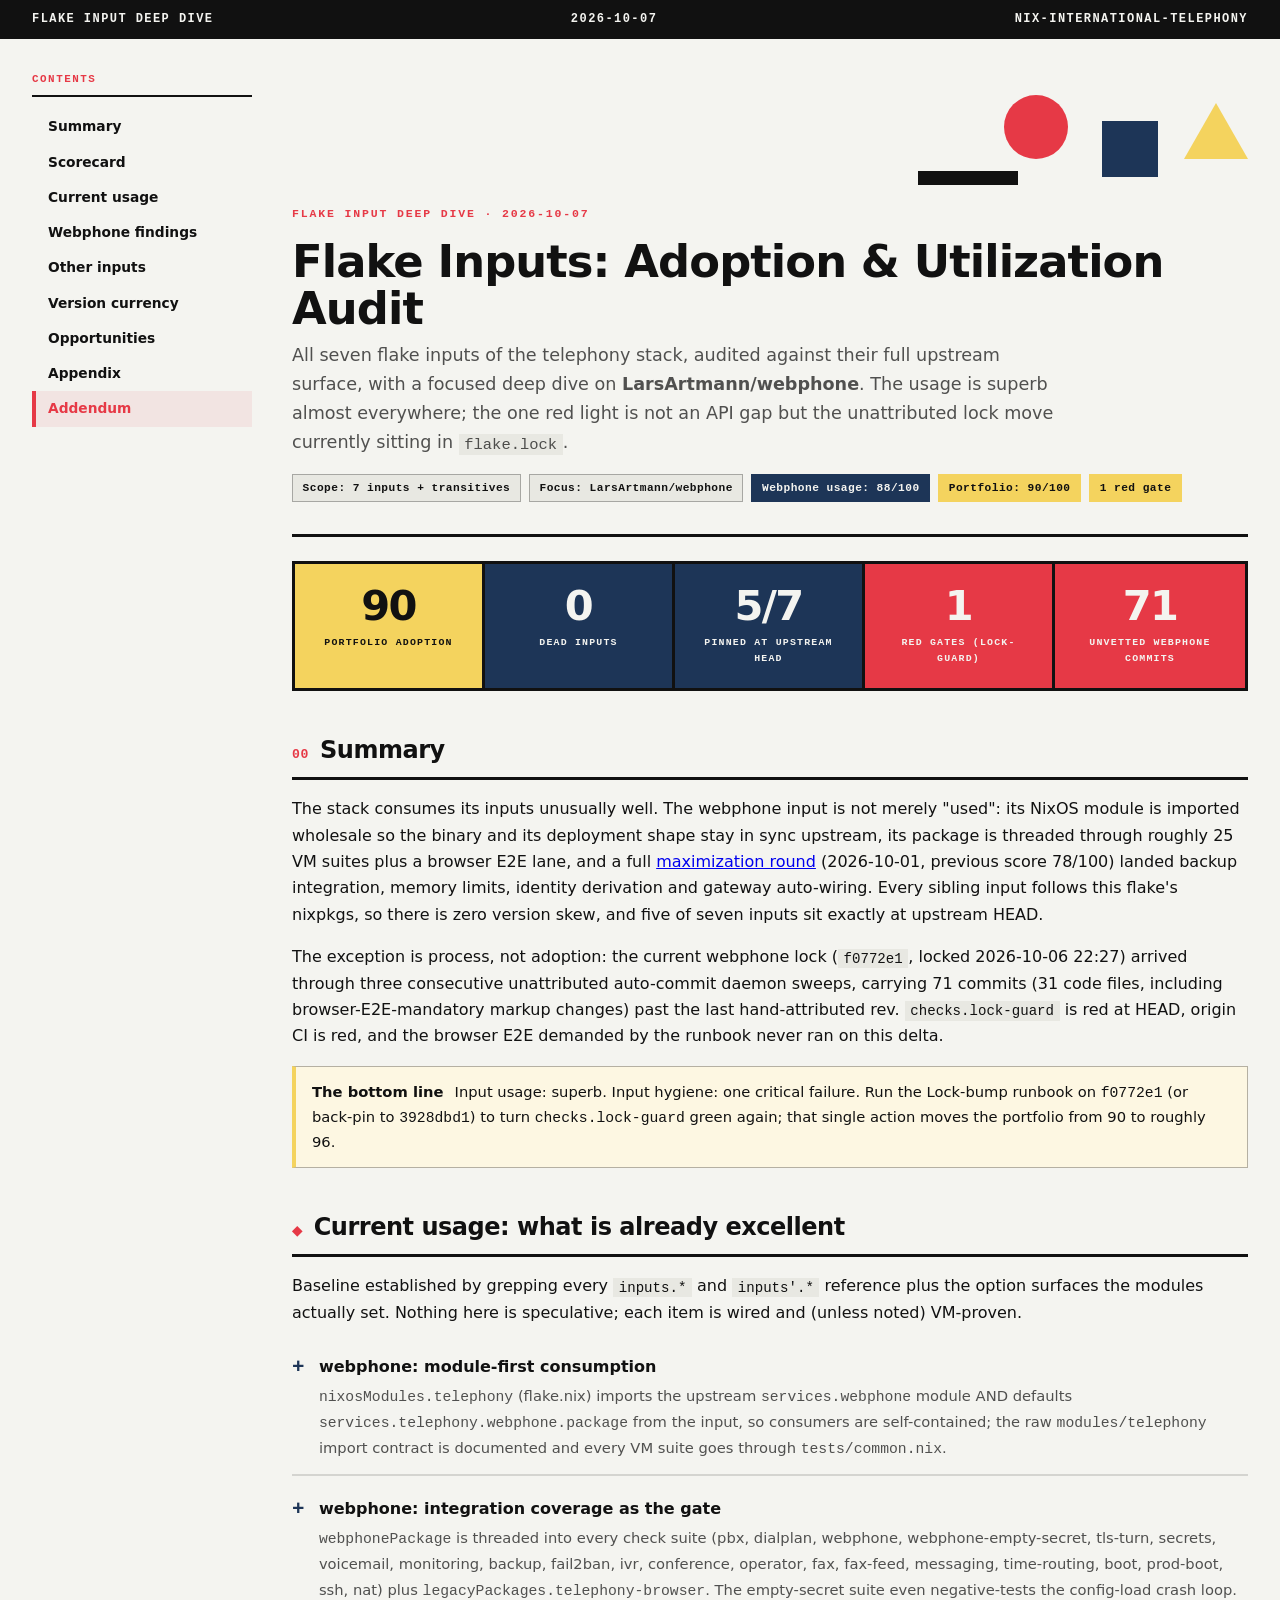
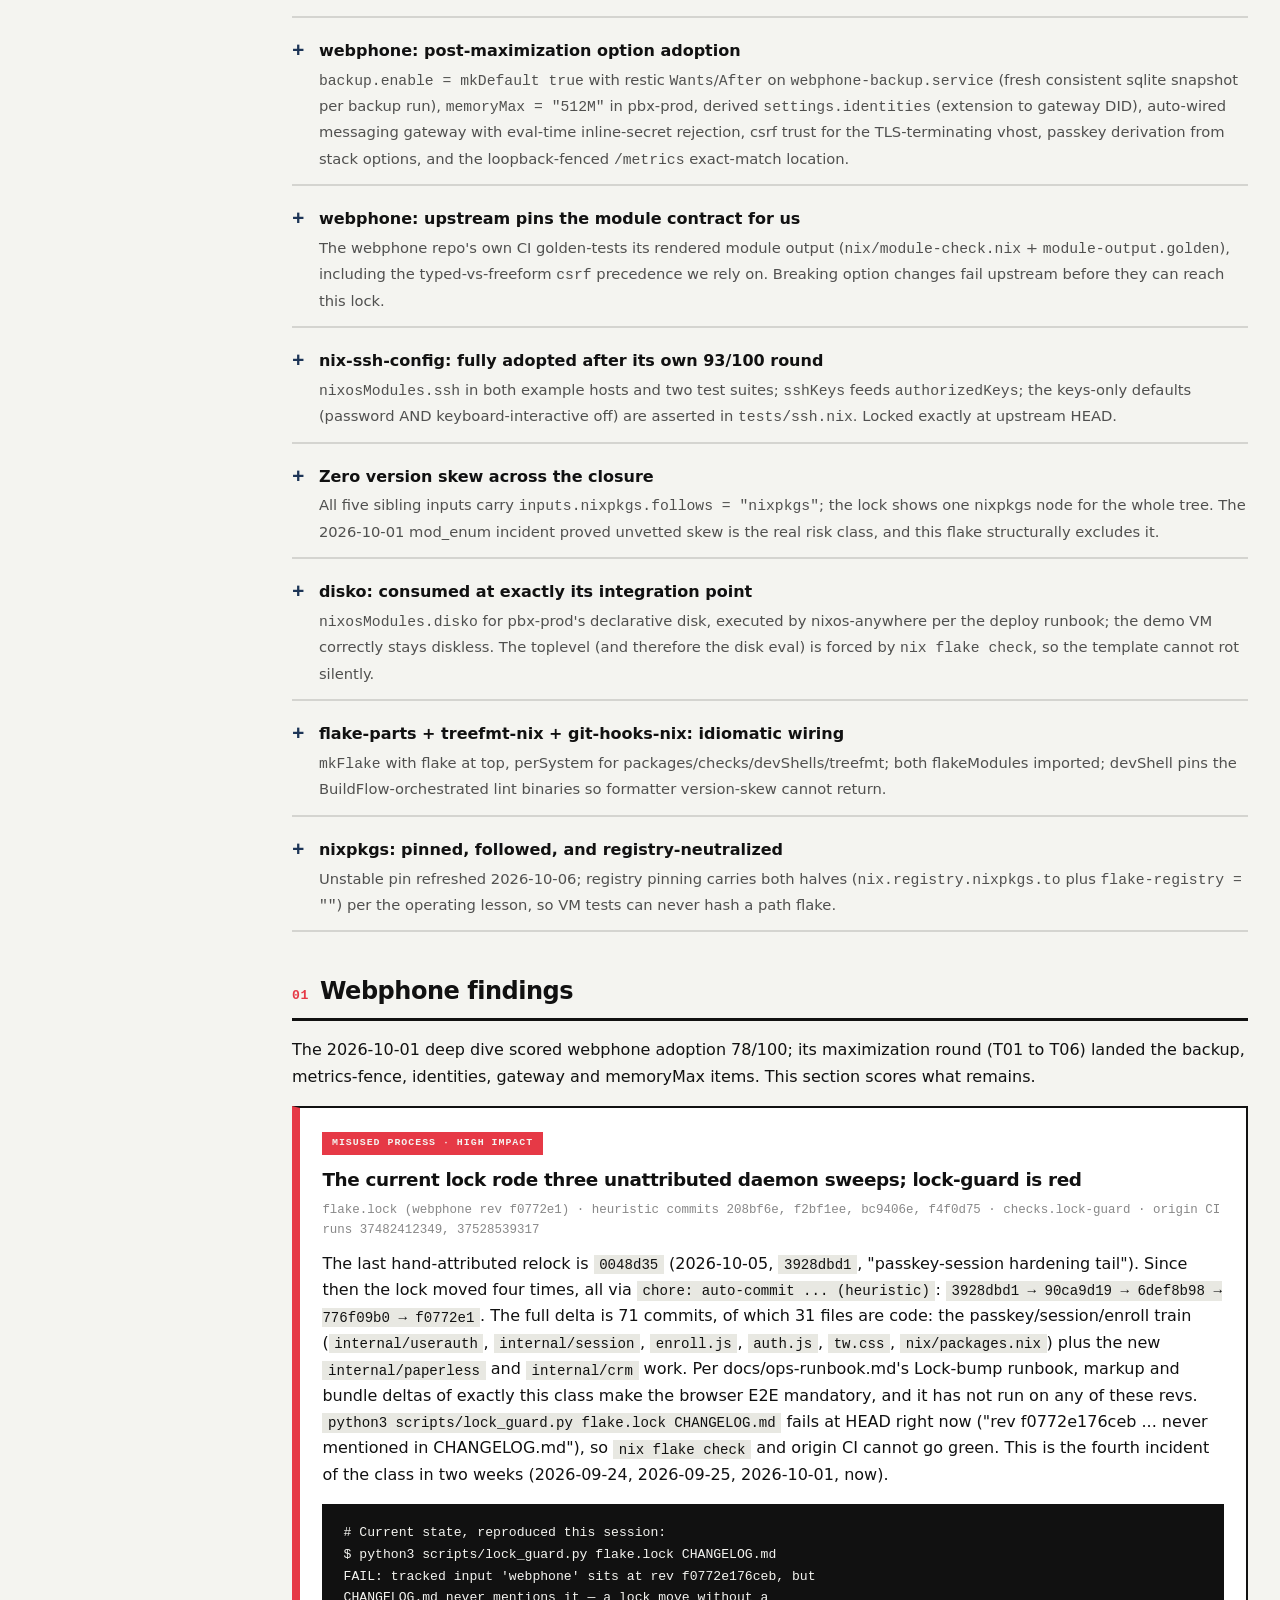
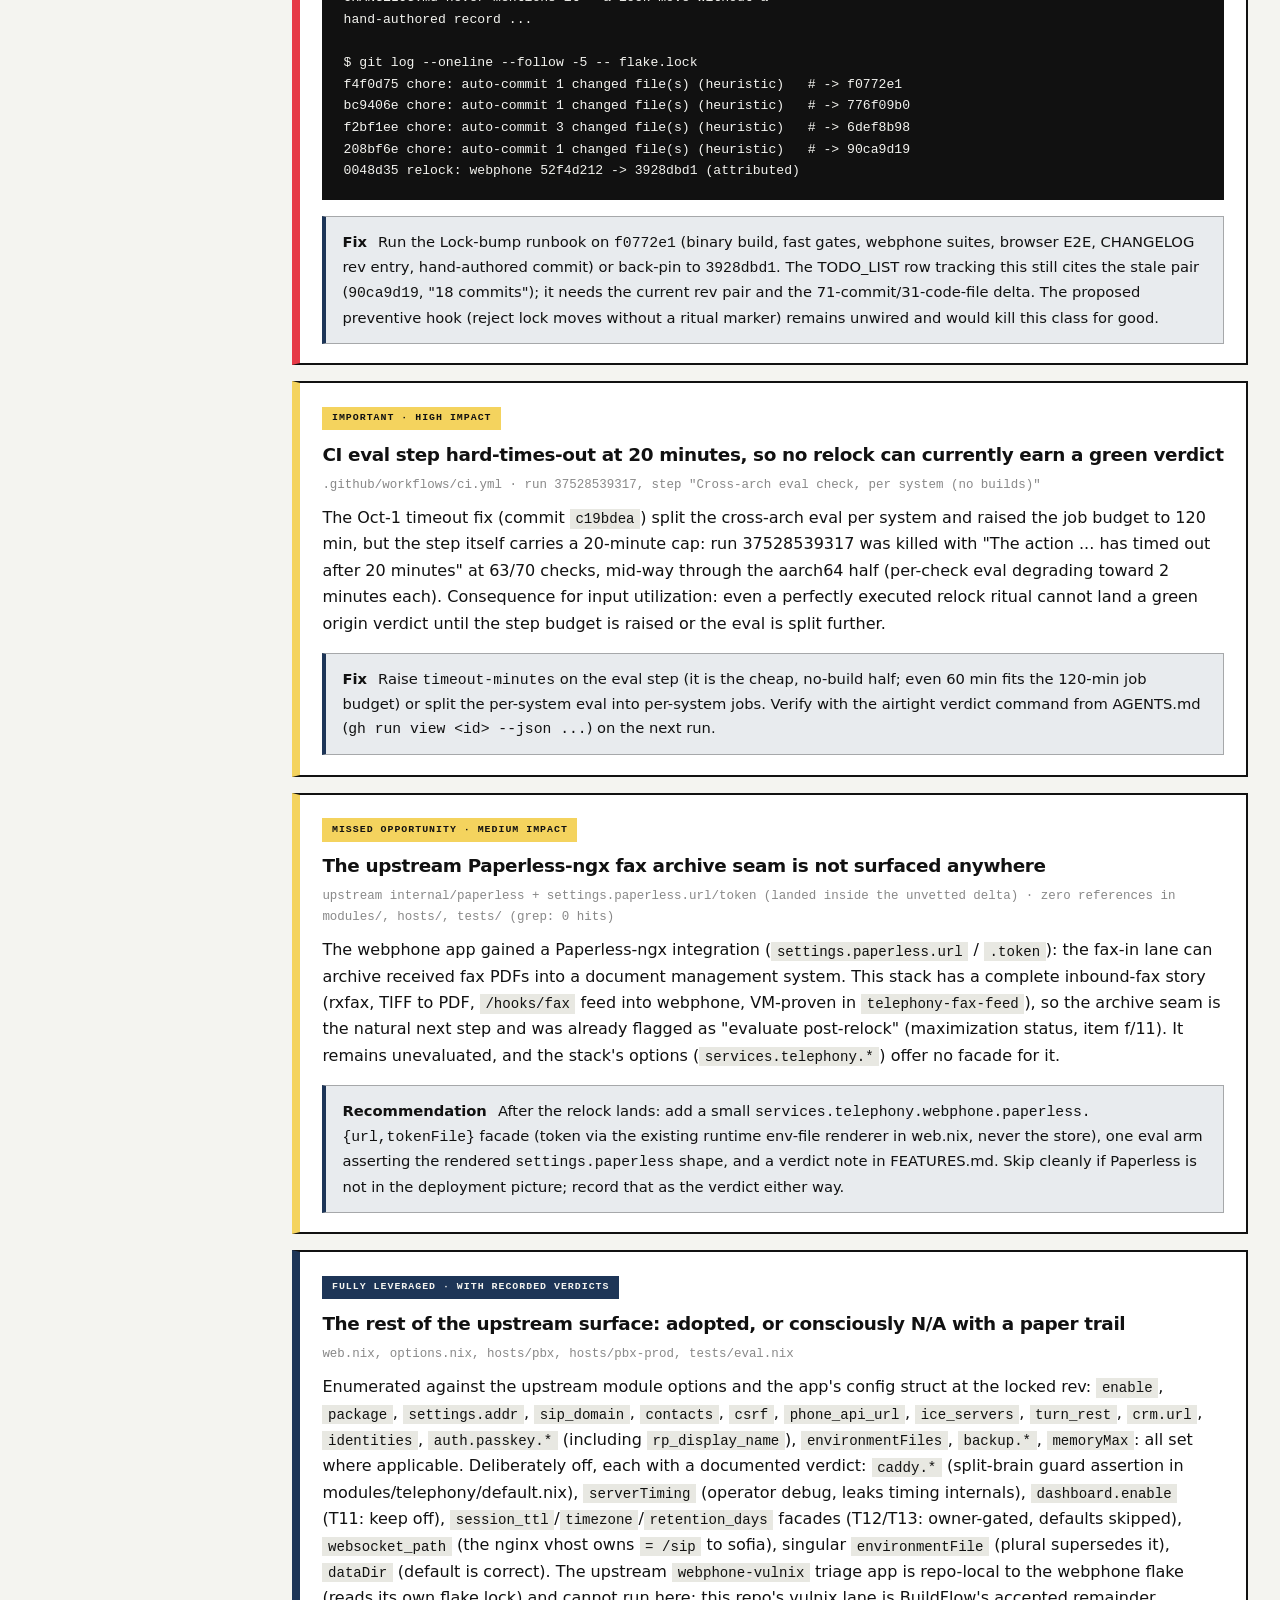
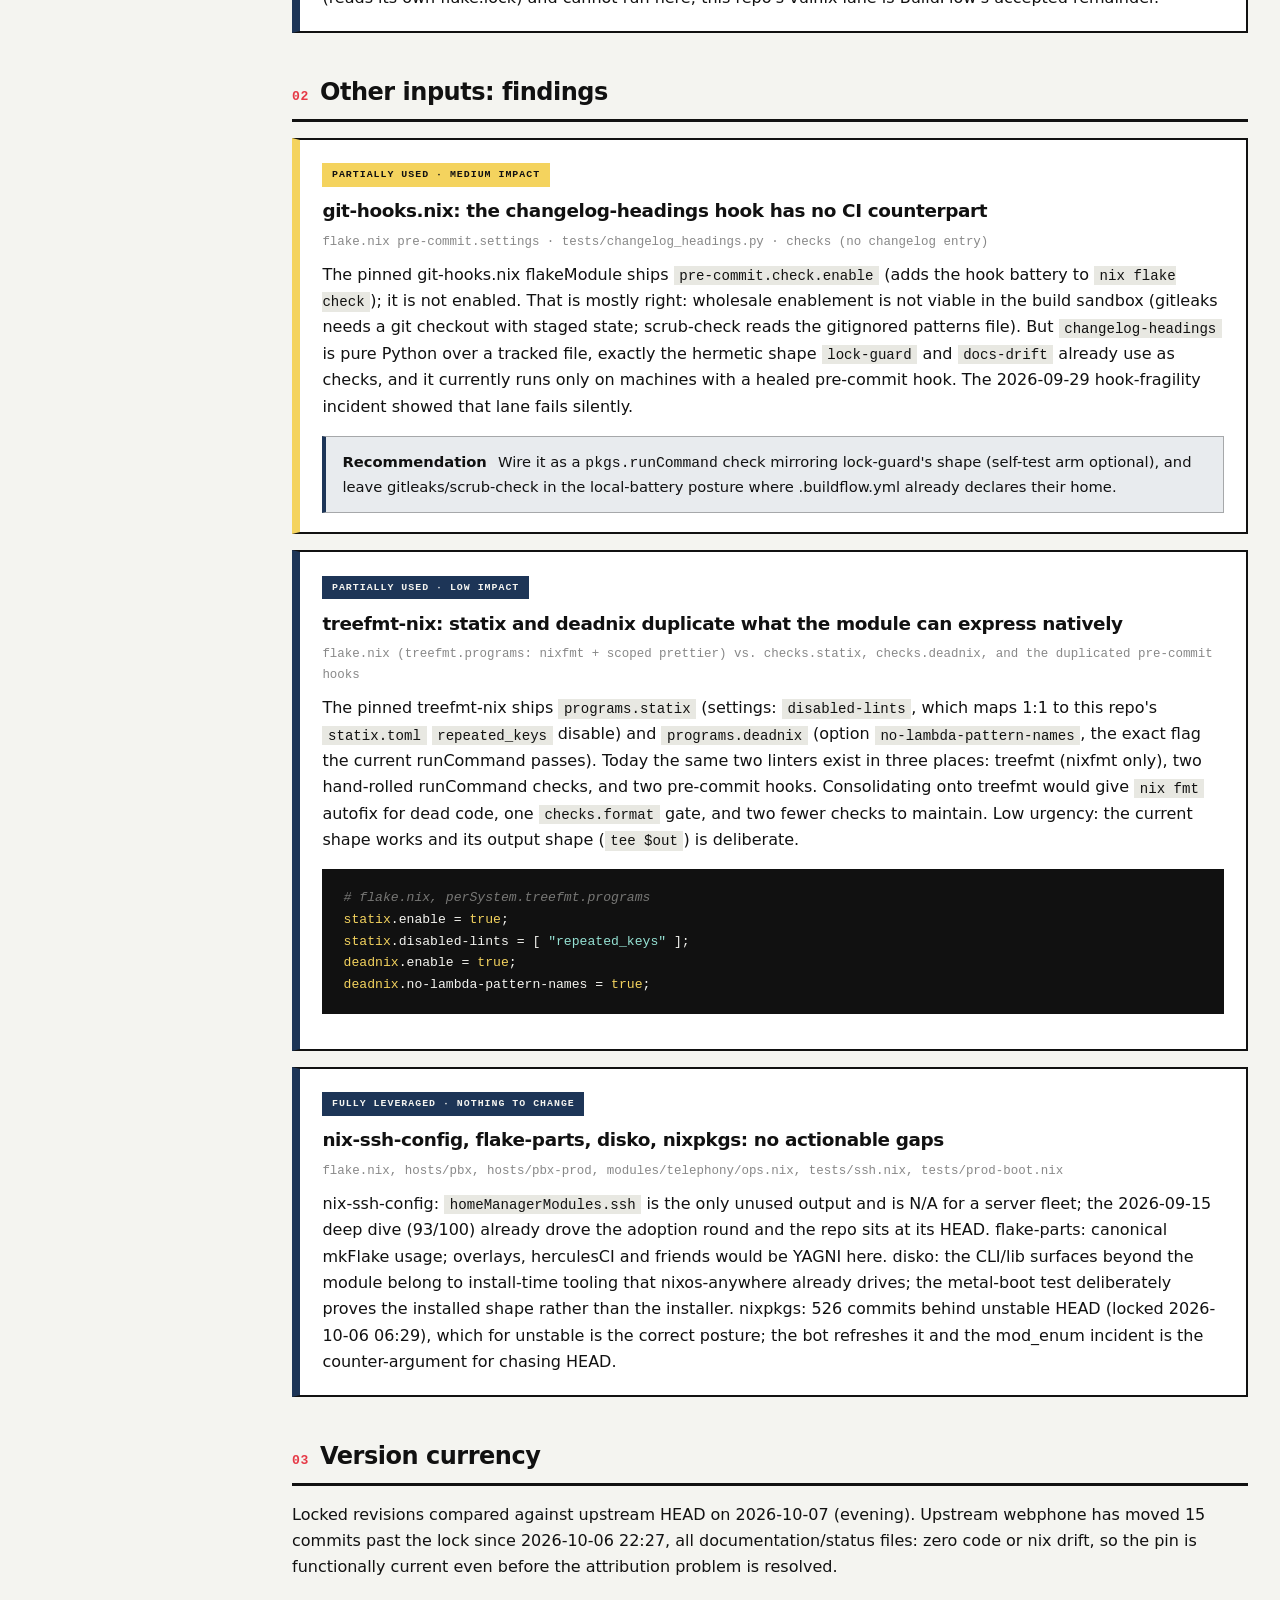
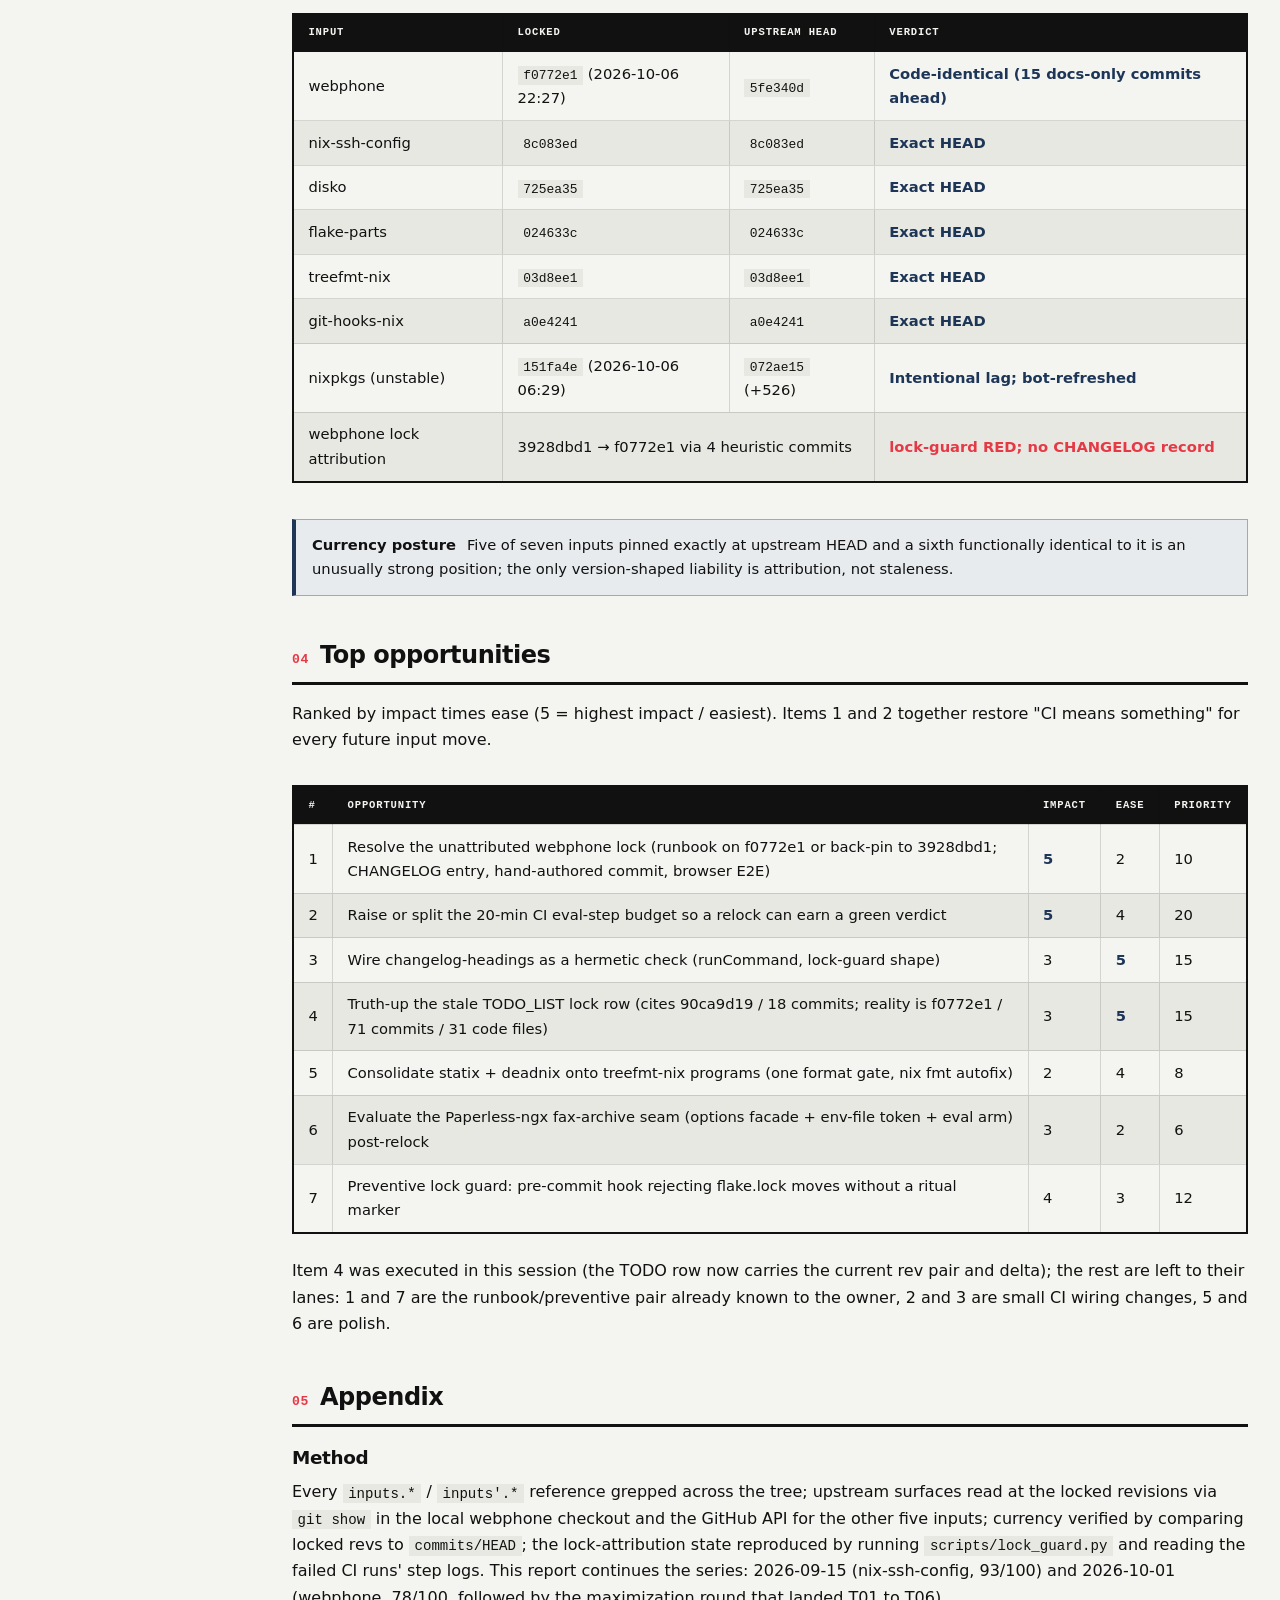
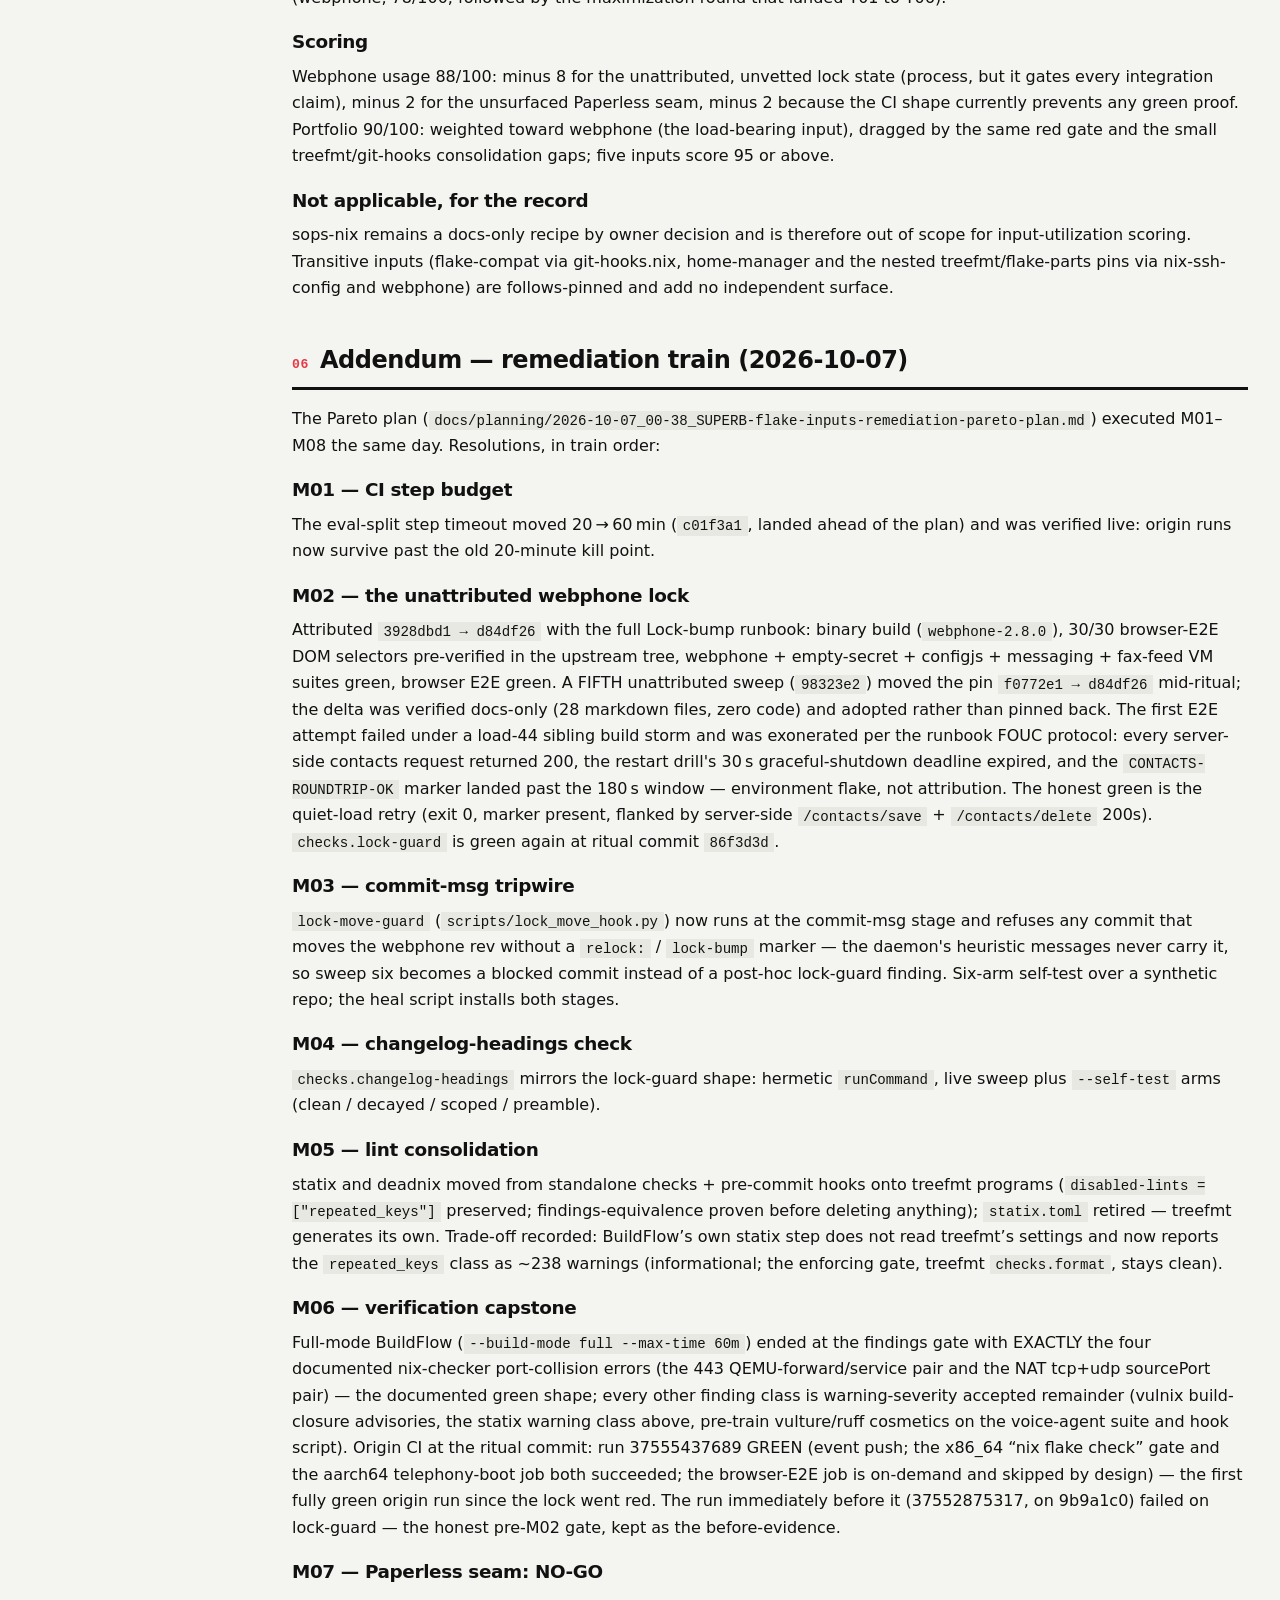
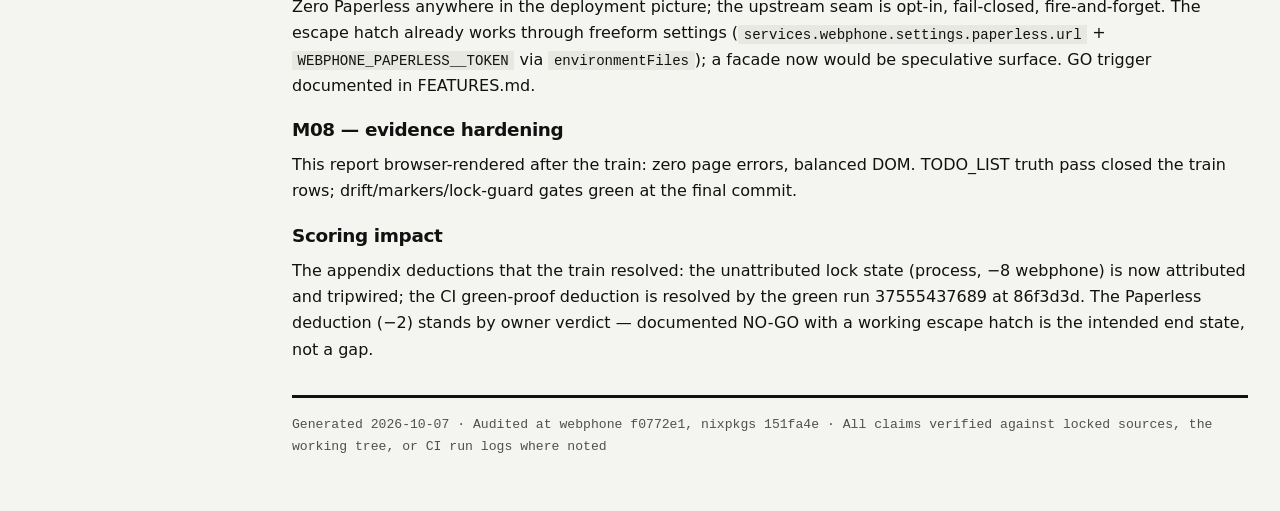
<file: docs/research/2026-10-07_flake-inputs-deep-dive.html>
<!doctype html>
<html lang="en">
  <head>
    <meta charset="UTF-8" />
    <meta name="viewport" content="width=device-width, initial-scale=1.0" />
    <title>Flake Inputs Deep Dive - nix-international-telephony</title>
    <style>
      /* =========================================================================
         BAUHAUS LIGHT - Editorial template
         Design language: form follows function. Primary colors on warm paper.
         Zero external dependencies: system fonts, no CDN, no build step.
         Token architecture: see references/bauhaus-tokens.md
         ========================================================================= */

      :root {
        /* --- Primitive palette (Bauhaus Light) --- */
        --color-paper: #f4f4f0;
        --color-paper-2: #ffffff;
        --color-paper-3: #e8e8e2;
        --color-ink: #111111;
        --color-red: #e63946;
        --color-blue: #1d3557;
        --color-yellow: #f4d35e;
        --color-hairline: rgba(17, 17, 17, 0.14);
        --color-hairline-strong: rgba(17, 17, 17, 0.3);

        /* --- Semantic layer (shared vocabulary with dark template) --- */
        --surface: var(--color-paper);
        --surface-raised: var(--color-paper-2);
        --surface-sunken: var(--color-paper-3);
        --text: var(--color-ink);
        --text-muted: rgba(17, 17, 17, 0.72);
        --text-faint: rgba(17, 17, 17, 0.5);
        --border: var(--color-hairline);
        --border-strong: var(--color-hairline-strong);
        --accent: var(--color-red);
        --problem: var(--color-red);
        --solution: var(--color-blue);
        --warning: var(--color-yellow);

        /* --- Backward-compatible aliases (do not break consumer skills) --- */
        --bg: var(--surface);
        --bg-elevated: var(--surface-raised);
        --bg-sunken: var(--surface-sunken);
        --bg-card: var(--surface-raised);
        --bg-code: var(--surface-sunken);
        --ink: var(--text);
        --ink-secondary: var(--text-muted);
        --ink-muted: var(--text-faint);
        --rose: var(--problem);
        --rose-glow: color-mix(in srgb, var(--problem) 15%, transparent);
        --emerald: var(--solution);
        --emerald-glow: color-mix(in srgb, var(--solution) 15%, transparent);
        --amber: var(--warning);
        --amber-glow: color-mix(in srgb, var(--warning) 15%, transparent);
        --amber-light: color-mix(in srgb, var(--warning) 22%, transparent);
        --coral: var(--problem);
        --coral-light: color-mix(in srgb, var(--problem) 12%, transparent);
        --teal: var(--solution);
        --teal-light: color-mix(in srgb, var(--solution) 12%, transparent);

        /* --- Shape --- */
        --radius: 0px;
        --radius-sm: 0px;

        /* --- Type stacks (system only - zero external fonts) --- */
        --font-heading:
          ui-sans-serif, system-ui, -apple-system, BlinkMacSystemFont,
          "Segoe UI", Roboto, Helvetica, Arial, sans-serif;
        --font-body:
          ui-sans-serif, system-ui, -apple-system, BlinkMacSystemFont,
          "Segoe UI", Roboto, Helvetica, Arial, sans-serif;
        --font-mono:
          ui-monospace, "Cascadia Code", "Source Code Pro", "JetBrains Mono",
          Menlo, Consolas, monospace;
      }

      * {
        box-sizing: border-box;
        margin: 0;
        padding: 0;
      }
      html {
        scroll-behavior: smooth;
      }
      section[id],
      [id] {
        scroll-margin-top: 60px;
      }

      body {
        background: var(--surface);
        color: var(--text);
        font-family: var(--font-body);
        font-size: 16px;
        line-height: 1.65;
        -webkit-font-smoothing: antialiased;
        -moz-osx-font-smoothing: grayscale;
      }

      /* --- Accessibility: keyboard focus --- */
      :focus-visible {
        outline: 2px solid var(--accent);
        outline-offset: 2px;
      }
      a:focus-visible {
        outline-offset: -1px;
      }

      /* --- Full-bleed top bar --- */
      .top-bar {
        background: var(--text);
        color: var(--surface);
        padding: 0.6rem 2rem;
        font-family: var(--font-mono);
        font-size: 0.75rem;
        font-weight: 700;
        letter-spacing: 0.12em;
        text-transform: uppercase;
        display: flex;
        justify-content: space-between;
        align-items: center;
      }

      /* --- Layout: optional sticky sidebar TOC --- */
      .layout {
        display: flex;
        gap: 2.5rem;
        padding: 2rem;
      }
      .sidebar {
        width: 220px;
        flex-shrink: 0;
        position: sticky;
        top: 1rem;
        align-self: flex-start;
        height: calc(100vh - 2rem);
        overflow-y: auto;
        display: none;
      }
      .sidebar nav {
        display: flex;
        flex-direction: column;
        gap: 0;
      }
      .sidebar .label {
        font-family: var(--font-mono);
        font-size: 0.68rem;
        font-weight: 700;
        text-transform: uppercase;
        letter-spacing: 0.14em;
        color: var(--accent);
        margin-bottom: 0.75rem;
        padding-bottom: 0.4rem;
        border-bottom: 2px solid var(--text);
      }
      .sidebar a {
        font-size: 0.86rem;
        color: var(--text);
        text-decoration: none;
        padding: 0.5rem 0.75rem;
        border-left: 4px solid transparent;
        font-weight: 600;
        transition: all 0.15s ease;
        line-height: 1.4;
      }
      .sidebar a:hover,
      .sidebar a.active {
        border-left-color: var(--accent);
        background: color-mix(in srgb, var(--accent) 8%, transparent);
        color: var(--accent);
      }
      .main {
        flex: 1;
        min-width: 0;
      }

      /* --- Headings --- */
      h1,
      h2,
      h3,
      h4 {
        font-family: var(--font-heading);
        font-weight: 900;
        letter-spacing: -0.02em;
        color: var(--text);
      }
      h1 {
        font-size: clamp(1.9rem, 4.5vw, 2.8rem);
        line-height: 1.05;
        margin: 0 0 0.6rem;
      }
      h2 {
        font-size: 1.5rem;
        margin: 2.5rem 0 1rem;
        padding-bottom: 0.4rem;
        border-bottom: 3px solid var(--text);
        display: flex;
        align-items: baseline;
        gap: 0.7rem;
      }
      h2 .num {
        font-family: var(--font-mono);
        font-size: 0.82rem;
        color: var(--accent);
        font-weight: 700;
        letter-spacing: 0.04em;
      }
      h3 {
        font-size: 1.15rem;
        margin: 0 0 0.4rem;
        font-weight: 700;
      }
      h4 {
        font-size: 1rem;
        margin: 0 0 0.3rem;
        font-weight: 700;
      }
      p {
        margin: 0 0 1rem;
      }

      /* --- Hero --- */
      .hero {
        padding: 1.5rem 0 2rem;
        margin-bottom: 1.5rem;
        border-bottom: 3px solid var(--text);
      }
      .eyebrow {
        font-family: var(--font-mono);
        font-size: 0.72rem;
        font-weight: 700;
        text-transform: uppercase;
        letter-spacing: 0.16em;
        color: var(--accent);
        margin-bottom: 0.9rem;
      }
      .subtitle {
        font-size: 1.1rem;
        color: var(--text-muted);
        max-width: 70ch;
        margin: 0 0 1rem;
      }
      .meta {
        display: flex;
        flex-wrap: wrap;
        gap: 0.5rem;
      }
      .tag {
        display: inline-block;
        font-family: var(--font-mono);
        font-size: 0.7rem;
        font-weight: 700;
        letter-spacing: 0.04em;
        padding: 0.25rem 0.6rem;
        background: var(--surface-sunken);
        color: var(--text);
        border: 1px solid var(--border-strong);
      }
      .tag.amber {
        background: var(--warning);
        border-color: var(--warning);
        color: var(--text);
      }
      .tag.teal {
        background: var(--solution);
        border-color: var(--solution);
        color: var(--surface);
      }

      /* Bauhaus signature: geometric shape cluster (optional) */
      .hero-shapes {
        position: relative;
        height: 90px;
        margin-bottom: 1.2rem;
      }
      .hero-shapes .circle {
        position: absolute;
        top: 0;
        right: 180px;
        width: 64px;
        height: 64px;
        background: var(--problem);
        border-radius: 50%;
      }
      .hero-shapes .square {
        position: absolute;
        top: 26px;
        right: 90px;
        width: 56px;
        height: 56px;
        background: var(--solution);
      }
      .hero-shapes .tri {
        position: absolute;
        top: 8px;
        right: 0;
        width: 0;
        height: 0;
        border-left: 32px solid transparent;
        border-right: 32px solid transparent;
        border-bottom: 56px solid var(--warning);
      }
      .hero-shapes .bar {
        position: absolute;
        bottom: 0;
        right: 230px;
        width: 100px;
        height: 14px;
        background: var(--text);
      }

      /* --- Scorecard / stat cards --- */
      .scorecard,
      .stat-grid {
        display: grid;
        grid-template-columns: repeat(auto-fit, minmax(160px, 1fr));
        gap: 0;
        margin: 1.5rem 0 2rem;
        border: 3px solid var(--text);
      }
      .score-card,
      .stat-card {
        padding: 1.3rem 1rem;
        text-align: center;
        border-right: 3px solid var(--text);
        background: var(--surface-raised);
      }
      .score-card:last-child,
      .stat-card:last-child {
        border-right: none;
      }

      .score,
      .stat-value {
        font-family: var(--font-heading);
        font-size: 2.6rem;
        font-weight: 900;
        line-height: 1;
        letter-spacing: -0.04em;
      }
      .score-card .label,
      .stat-label {
        font-family: var(--font-mono);
        font-size: 0.62rem;
        font-weight: 700;
        text-transform: uppercase;
        letter-spacing: 0.12em;
        margin-top: 0.5rem;
      }
      /* Semantic state classes - no nth-child decoration, no !important */
      .score-good,
      .stat-good {
        background: var(--solution);
        color: var(--surface);
      }
      .score-warn,
      .stat-warn {
        background: var(--warning);
        color: var(--text);
      }
      .score-bad,
      .stat-bad {
        background: var(--problem);
        color: var(--surface);
      }

      /* --- General cards --- */
      .card {
        background: var(--surface-raised);
        border: 2px solid var(--text);
        padding: 1.2rem 1.4rem;
        margin-bottom: 1rem;
        border-left: 8px solid var(--border-strong);
      }
      .card-problem {
        border-left-color: var(--problem);
      }
      .card-solution {
        border-left-color: var(--solution);
      }
      .card-warning {
        border-left-color: var(--warning);
      }

      /* --- Issue cards --- */
      .issue {
        background: var(--surface-raised);
        border: 2px solid var(--text);
        padding: 1.2rem 1.4rem;
        margin-bottom: 1rem;
        border-left: 8px solid var(--border-strong);
      }
      .issue-critical {
        border-left-color: var(--problem);
      }
      .issue-important {
        border-left-color: var(--warning);
      }
      .issue-nice {
        border-left-color: var(--solution);
      }
      .issue h3 {
        margin-bottom: 0.3rem;
      }
      .issue .where {
        font-family: var(--font-mono);
        font-size: 0.78rem;
        color: var(--text-faint);
        margin: 0.2rem 0 0.6rem;
      }
      .issue p:last-child {
        margin-bottom: 0;
      }

      /* --- Severity badges --- */
      .severity {
        display: inline-block;
        font-family: var(--font-mono);
        font-size: 0.62rem;
        font-weight: 700;
        letter-spacing: 0.1em;
        text-transform: uppercase;
        padding: 0.22rem 0.6rem;
        margin-bottom: 0.6rem;
        color: var(--surface);
      }
      .severity-critical {
        background: var(--problem);
      }
      .severity-important {
        background: var(--warning);
        color: var(--text);
      }
      .severity-nice {
        background: var(--solution);
      }

      /* --- Inline badges --- */
      .badge {
        display: inline-block;
        font-family: var(--font-mono);
        font-size: 0.62rem;
        font-weight: 700;
        letter-spacing: 0.06em;
        text-transform: uppercase;
        padding: 0.2rem 0.55rem;
        border: 1px solid var(--text);
        color: var(--text);
      }
      .badge-critical {
        background: var(--problem);
        color: var(--surface);
      }
      .badge-high {
        background: var(--warning);
      }
      .badge-medium {
        background: var(--surface-sunken);
      }
      .badge-low {
        background: var(--surface-raised);
        color: var(--text-muted);
      }
      .badge-fixed {
        background: var(--solution);
        color: var(--surface);
      }

      /* --- Callouts --- */
      .callout {
        margin: 0.8rem 0 0;
        padding: 0.8rem 1rem;
        border: 1px solid var(--border-strong);
        border-left: 4px solid var(--border-strong);
        background: var(--surface-sunken);
        font-size: 0.92rem;
      }
      .callout strong {
        display: inline-block;
        margin-right: 0.4rem;
      }
      .callout-teal,
      .callout-solution {
        border-left-color: var(--solution);
        background: color-mix(
          in srgb,
          var(--solution) 10%,
          var(--surface-raised)
        );
      }
      .callout-amber,
      .callout-warning {
        border-left-color: var(--warning);
        background: color-mix(
          in srgb,
          var(--warning) 18%,
          var(--surface-raised)
        );
      }

      /* --- Strengths --- */
      .strengths {
        display: grid;
        gap: 0.5rem;
        margin: 1rem 0 1.5rem;
      }
      .strength {
        display: grid;
        grid-template-columns: auto 1fr;
        gap: 0.9rem;
        padding: 0.75rem 0;
        border-bottom: 2px solid var(--border);
      }
      .strength .check {
        font-family: var(--font-mono);
        font-weight: 900;
        color: var(--solution);
        font-size: 1.3rem;
        line-height: 1.3;
      }
      .strength .text strong {
        display: block;
        margin-bottom: 0.15rem;
      }
      .strength .text span {
        color: var(--text-muted);
        font-size: 0.92rem;
      }

      /* --- Tables --- */
      .table-wrap {
        overflow-x: auto;
      }
      table {
        width: 100%;
        border-collapse: collapse;
        margin: 1rem 0 1.5rem;
        font-size: 0.92rem;
        border: 2px solid var(--text);
      }
      th {
        text-align: left;
        padding: 0.6rem 0.9rem;
        background: var(--text);
        color: var(--surface);
        font-family: var(--font-mono);
        font-size: 0.66rem;
        font-weight: 700;
        letter-spacing: 0.08em;
        text-transform: uppercase;
        border-right: 1px solid var(--border-strong);
      }
      th:last-child {
        border-right: none;
      }
      td {
        padding: 0.6rem 0.9rem;
        border-top: 1px solid var(--border);
        border-right: 1px solid var(--border);
      }
      td:last-child {
        border-right: none;
      }
      tr:nth-child(even) td {
        background: var(--surface-sunken);
      }
      table.compare td.yes {
        color: var(--solution);
        font-weight: 700;
      }
      table.compare td.no {
        color: var(--problem);
        font-weight: 700;
      }

      /* --- Code blocks + syntax highlighting --- */
      pre {
        background: var(--text);
        color: var(--surface);
        padding: 1rem 1.2rem;
        margin: 1rem 0;
        font-family: var(--font-mono);
        font-size: 0.82rem;
        line-height: 1.65;
        overflow-x: auto;
        border: 2px solid var(--text);
      }
      code {
        font-family: var(--font-mono);
      }
      p code,
      li code,
      td code {
        font-size: 0.88em;
        background: var(--surface-sunken);
        padding: 0.1rem 0.35rem;
      }
      .tok-keyword {
        color: var(--warning);
      }
      .tok-type {
        color: var(--warning);
      }
      .tok-string {
        color: #95e1d3;
      }
      .tok-comment {
        color: rgba(244, 244, 240, 0.45);
        font-style: italic;
      }
      .tok-func {
        color: #6eb5ff;
      }
      .tok-number {
        color: var(--warning);
      }
      .tok-generic {
        color: var(--problem);
      }
      .tok-builtin {
        color: #6eb5ff;
      }
      .tok-punct {
        color: rgba(244, 244, 240, 0.7);
      }
      .tok-attr {
        color: var(--warning);
      }

      /* --- Dependency tree / ASCII diagrams --- */
      .dep-tree {
        background: var(--surface-sunken);
        border: 2px solid var(--text);
        padding: 1rem 1.2rem;
        margin: 1rem 0;
        font-family: var(--font-mono);
        font-size: 0.82rem;
        line-height: 1.7;
        white-space: pre;
        overflow-x: auto;
      }
      .dep-tree .root {
        color: var(--accent);
        font-weight: 700;
      }
      .dep-tree .ok {
        color: var(--solution);
      }
      .dep-tree .unwanted {
        color: var(--problem);
      }

      /* --- Inline node-and-arrow diagrams --- */
      .diagram {
        display: flex;
        flex-wrap: wrap;
        align-items: center;
        gap: 0.5rem;
        padding: 1rem;
        margin: 1rem 0;
        background: var(--surface-raised);
        border: 2px solid var(--text);
      }
      .node {
        display: inline-block;
        padding: 0.4rem 0.75rem;
        font-family: var(--font-mono);
        font-size: 0.8rem;
        font-weight: 700;
        background: var(--surface-sunken);
        border: 1px solid var(--text);
      }
      .node-core {
        background: var(--accent);
        color: var(--surface);
      }
      .node-problem {
        background: var(--problem);
        color: var(--surface);
      }
      .node-good {
        background: var(--solution);
        color: var(--surface);
      }
      .arrow {
        color: var(--text-faint);
        font-family: var(--font-mono);
      }

      /* --- Grids --- */
      .grid-2 {
        display: grid;
        grid-template-columns: repeat(2, 1fr);
        gap: 1rem;
        margin: 1rem 0;
      }
      .grid-3 {
        display: grid;
        grid-template-columns: repeat(3, 1fr);
        gap: 1rem;
        margin: 1rem 0;
      }

      /* --- Inline TOC --- */
      .toc {
        background: var(--surface-raised);
        border: 2px solid var(--text);
        border-left: 6px solid var(--accent);
        padding: 1rem 1.3rem;
        margin: 1rem 0 1.5rem;
      }
      .toc h3 {
        margin-bottom: 0.5rem;
      }
      .toc ul {
        list-style: none;
        padding: 0;
      }
      .toc li {
        margin: 0.25rem 0;
      }
      .toc a {
        color: var(--text);
        text-decoration: none;
        font-size: 0.92rem;
        font-weight: 600;
      }
      .toc a:hover {
        color: var(--accent);
      }

      /* --- Migration / numbered steps --- */
      .migration-step {
        display: grid;
        grid-template-columns: 56px 1fr;
        gap: 1rem;
        margin: 1rem 0;
        padding: 1.1rem;
        background: var(--surface-raised);
        border: 2px solid var(--text);
        border-left: 6px solid var(--accent);
      }
      .migration-num {
        font-family: var(--font-mono);
        font-weight: 900;
        font-size: 1.8rem;
        color: var(--accent);
        line-height: 1;
      }
      .migration-content h4 {
        margin-bottom: 0.2rem;
      }
      .migration-content p {
        margin-bottom: 0;
        color: var(--text-muted);
        font-size: 0.94rem;
      }

      /* --- Before/After comparison --- */
      .compare-header {
        display: grid;
        grid-template-columns: 1fr 1fr;
        gap: 0.75rem;
        margin: 1rem 0 0.5rem;
      }
      .compare-before,
      .compare-after {
        font-family: var(--font-mono);
        font-size: 0.7rem;
        font-weight: 700;
        text-transform: uppercase;
        letter-spacing: 0.1em;
        padding: 0.4rem 0.7rem;
        color: var(--surface);
      }
      .compare-before {
        background: var(--problem);
      }
      .compare-after {
        background: var(--solution);
      }
      .compare-row {
        display: grid;
        grid-template-columns: 1fr 1fr;
        gap: 0.75rem;
        margin-bottom: 1rem;
      }
      .compare-row pre {
        margin: 0;
      }

      /* --- Footer --- */
      .footer {
        margin-top: 2rem;
        padding-top: 1rem;
        border-top: 3px solid var(--text);
        font-size: 0.82rem;
        color: var(--text-muted);
        font-family: var(--font-mono);
      }

      /* --- Responsive --- */
      @media (min-width: 1024px) {
        .sidebar {
          display: block;
        }
      }
      @media (max-width: 768px) {
        .layout {
          flex-direction: column;
          padding: 1rem;
        }
        .top-bar {
          padding: 0.6rem 1rem;
          flex-wrap: wrap;
          gap: 0.3rem;
        }
        .grid-2,
        .grid-3 {
          grid-template-columns: 1fr;
        }
        .compare-header,
        .compare-row {
          grid-template-columns: 1fr;
        }
        .scorecard,
        .stat-grid {
          grid-template-columns: repeat(2, 1fr);
        }
        .score-card:nth-child(2),
        .stat-card:nth-child(2) {
          border-right: none;
        }
        .score-card:nth-child(1),
        .stat-card:nth-child(1),
        .score-card:nth-child(2),
        .stat-card:nth-child(2) {
          border-bottom: 3px solid var(--text);
        }
        .migration-step {
          grid-template-columns: 1fr;
        }
        .hero-shapes {
          display: none;
        }
      }
    </style>
  </head>
  <body>
    <div class="top-bar">
      <span>Flake Input Deep Dive</span>
      <span>2026-10-07</span>
      <span>nix-international-telephony</span>
    </div>

    <div class="layout">
      <aside class="sidebar" data-nav>
        <nav>
          <div class="label">Contents</div>
          <a href="#summary">Summary</a>
          <a href="#scorecard">Scorecard</a>
          <a href="#strengths">Current usage</a>
          <a href="#webphone">Webphone findings</a>
          <a href="#other-inputs">Other inputs</a>
          <a href="#currency">Version currency</a>
          <a href="#opportunities">Opportunities</a>
          <a href="#appendix">Appendix</a>
          <a href="#addendum">Addendum</a>
        </nav>
      </aside>

      <main class="main">
        <header class="hero">
          <div class="hero-shapes">
            <div class="bar"></div>
            <div class="circle"></div>
            <div class="square"></div>
            <div class="tri"></div>
          </div>
          <div class="eyebrow">Flake Input Deep Dive &middot; 2026-10-07</div>
          <h1>Flake Inputs: Adoption &amp; Utilization Audit</h1>
          <p class="subtitle">
            All seven flake inputs of the telephony stack, audited against their
            full upstream surface, with a focused deep dive on
            <strong>LarsArtmann/webphone</strong>. The usage is superb almost
            everywhere; the one red light is not an API gap but the unattributed
            lock move currently sitting in <code>flake.lock</code>.
          </p>
          <div class="meta">
            <span class="tag">Scope: 7 inputs + transitives</span>
            <span class="tag">Focus: LarsArtmann/webphone</span>
            <span class="tag teal">Webphone usage: 88/100</span>
            <span class="tag amber">Portfolio: 90/100</span>
            <span class="tag amber">1 red gate</span>
          </div>
        </header>

        <section id="scorecard" class="scorecard">
          <div class="score-card score-warn">
            <div class="score">90</div>
            <div class="label">Portfolio adoption</div>
          </div>
          <div class="score-card score-good">
            <div class="score">0</div>
            <div class="label">Dead inputs</div>
          </div>
          <div class="score-card score-good">
            <div class="score">5/7</div>
            <div class="label">Pinned at upstream HEAD</div>
          </div>
          <div class="score-card score-bad">
            <div class="score">1</div>
            <div class="label">Red gates (lock-guard)</div>
          </div>
          <div class="score-card score-bad">
            <div class="score">71</div>
            <div class="label">Unvetted webphone commits</div>
          </div>
        </section>

        <section id="summary">
          <h2><span class="num">00</span>Summary</h2>
          <p>
            The stack consumes its inputs unusually well. The webphone input is
            not merely "used": its NixOS module is imported wholesale so the
            binary and its deployment shape stay in sync upstream, its package
            is threaded through roughly 25 VM suites plus a browser E2E lane,
            and a full <a href="#strengths">maximization round</a> (2026-10-01,
            previous score 78/100) landed backup integration, memory limits,
            identity derivation and gateway auto-wiring. Every sibling input
            follows this flake's nixpkgs, so there is zero version skew, and
            five of seven inputs sit exactly at upstream HEAD.
          </p>
          <p>
            The exception is process, not adoption: the current webphone lock
            (<code>f0772e1</code>, locked 2026-10-06 22:27) arrived through
            three consecutive unattributed auto-commit daemon sweeps, carrying
            71 commits (31 code files, including browser-E2E-mandatory markup
            changes) past the last hand-attributed rev. <code>checks.lock-guard</code>
            is red at HEAD, origin CI is red, and the browser E2E demanded by
            the runbook never ran on this delta.
          </p>
          <div class="callout callout-amber">
            <strong>The bottom line</strong>
            Input usage: superb. Input hygiene: one critical failure. Run the
            Lock-bump runbook on <code>f0772e1</code> (or back-pin to
            <code>3928dbd1</code>) to turn <code>checks.lock-guard</code>
            green again; that single action moves the portfolio from 90 to
            roughly 96.
          </div>
        </section>

        <section id="strengths">
          <h2><span class="num">&#9670;</span>Current usage: what is already excellent</h2>
          <p>
            Baseline established by grepping every <code>inputs.*</code> and
            <code>inputs'.*</code> reference plus the option surfaces the
            modules actually set. Nothing here is speculative; each item is
            wired and (unless noted) VM-proven.
          </p>

          <div class="strengths">
            <div class="strength">
              <div class="check">+</div>
              <div class="text">
                <strong>webphone: module-first consumption</strong>
                <span><code>nixosModules.telephony</code> (flake.nix) imports the upstream <code>services.webphone</code> module AND defaults <code>services.telephony.webphone.package</code> from the input, so consumers are self-contained; the raw <code>modules/telephony</code> import contract is documented and every VM suite goes through <code>tests/common.nix</code>.</span>
              </div>
            </div>
            <div class="strength">
              <div class="check">+</div>
              <div class="text">
                <strong>webphone: integration coverage as the gate</strong>
                <span><code>webphonePackage</code> is threaded into every check suite (pbx, dialplan, webphone, webphone-empty-secret, tls-turn, secrets, voicemail, monitoring, backup, fail2ban, ivr, conference, operator, fax, fax-feed, messaging, time-routing, boot, prod-boot, ssh, nat) plus <code>legacyPackages.telephony-browser</code>. The empty-secret suite even negative-tests the config-load crash loop.</span>
              </div>
            </div>
            <div class="strength">
              <div class="check">+</div>
              <div class="text">
                <strong>webphone: post-maximization option adoption</strong>
                <span><code>backup.enable = mkDefault true</code> with restic <code>Wants</code>/<code>After</code> on <code>webphone-backup.service</code> (fresh consistent sqlite snapshot per backup run), <code>memoryMax = "512M"</code> in pbx-prod, derived <code>settings.identities</code> (extension to gateway DID), auto-wired messaging gateway with eval-time inline-secret rejection, csrf trust for the TLS-terminating vhost, passkey derivation from stack options, and the loopback-fenced <code>/metrics</code> exact-match location.</span>
              </div>
            </div>
            <div class="strength">
              <div class="check">+</div>
              <div class="text">
                <strong>webphone: upstream pins the module contract for us</strong>
                <span>The webphone repo's own CI golden-tests its rendered module output (<code>nix/module-check.nix</code> + <code>module-output.golden</code>), including the typed-vs-freeform <code>csrf</code> precedence we rely on. Breaking option changes fail upstream before they can reach this lock.</span>
              </div>
            </div>
            <div class="strength">
              <div class="check">+</div>
              <div class="text">
                <strong>nix-ssh-config: fully adopted after its own 93/100 round</strong>
                <span><code>nixosModules.ssh</code> in both example hosts and two test suites; <code>sshKeys</code> feeds <code>authorizedKeys</code>; the keys-only defaults (password AND keyboard-interactive off) are asserted in <code>tests/ssh.nix</code>. Locked exactly at upstream HEAD.</span>
              </div>
            </div>
            <div class="strength">
              <div class="check">+</div>
              <div class="text">
                <strong>Zero version skew across the closure</strong>
                <span>All five sibling inputs carry <code>inputs.nixpkgs.follows = "nixpkgs"</code>; the lock shows one nixpkgs node for the whole tree. The 2026-10-01 mod_enum incident proved unvetted skew is the real risk class, and this flake structurally excludes it.</span>
              </div>
            </div>
            <div class="strength">
              <div class="check">+</div>
              <div class="text">
                <strong>disko: consumed at exactly its integration point</strong>
                <span><code>nixosModules.disko</code> for pbx-prod's declarative disk, executed by nixos-anywhere per the deploy runbook; the demo VM correctly stays diskless. The toplevel (and therefore the disk eval) is forced by <code>nix flake check</code>, so the template cannot rot silently.</span>
              </div>
            </div>
            <div class="strength">
              <div class="check">+</div>
              <div class="text">
                <strong>flake-parts + treefmt-nix + git-hooks-nix: idiomatic wiring</strong>
                <span><code>mkFlake</code> with flake at top, perSystem for packages/checks/devShells/treefmt; both flakeModules imported; devShell pins the BuildFlow-orchestrated lint binaries so formatter version-skew cannot return.</span>
              </div>
            </div>
            <div class="strength">
              <div class="check">+</div>
              <div class="text">
                <strong>nixpkgs: pinned, followed, and registry-neutralized</strong>
                <span>Unstable pin refreshed 2026-10-06; registry pinning carries both halves (<code>nix.registry.nixpkgs.to</code> plus <code>flake-registry = ""</code>) per the operating lesson, so VM tests can never hash a path flake.</span>
              </div>
            </div>
          </div>
        </section>

        <section id="webphone">
          <h2><span class="num">01</span>Webphone findings</h2>
          <p>
            The 2026-10-01 deep dive scored webphone adoption 78/100; its
            maximization round (T01 to T06) landed the backup, metrics-fence,
            identities, gateway and memoryMax items. This section scores what
            remains.
          </p>

          <div class="issue issue-critical" id="unattributed-lock">
            <span class="severity severity-critical">Misused process &middot; High impact</span>
            <h3>The current lock rode three unattributed daemon sweeps; lock-guard is red</h3>
            <div class="where">
              flake.lock (webphone rev f0772e1) &middot; heuristic commits 208bf6e, f2bf1ee, bc9406e, f4f0d75 &middot; checks.lock-guard &middot; origin CI runs 37482412349, 37528539317
            </div>
            <p>
              The last hand-attributed relock is <code>0048d35</code>
              (2026-10-05, <code>3928dbd1</code>, "passkey-session hardening
              tail"). Since then the lock moved four times, all via
              <code>chore: auto-commit ... (heuristic)</code>:
              <code>3928dbd1 &rarr; 90ca9d19 &rarr; 6def8b98 &rarr; 776f09b0
              &rarr; f0772e1</code>. The full delta is 71 commits, of which 31
              files are code: the passkey/session/enroll train
              (<code>internal/userauth</code>, <code>internal/session</code>,
              <code>enroll.js</code>, <code>auth.js</code>,
              <code>tw.css</code>, <code>nix/packages.nix</code>) plus the new
              <code>internal/paperless</code> and <code>internal/crm</code>
              work. Per docs/ops-runbook.md's Lock-bump runbook, markup and
              bundle deltas of exactly this class make the browser E2E
              mandatory, and it has not run on any of these revs.
              <code>python3 scripts/lock_guard.py flake.lock CHANGELOG.md</code>
              fails at HEAD right now ("rev f0772e176ceb ... never mentioned in
              CHANGELOG.md"), so <code>nix flake check</code> and origin CI
              cannot go green. This is the fourth incident of the class in two
              weeks (2026-09-24, 2026-09-25, 2026-10-01, now).
            </p>
            <pre><code># Current state, reproduced this session:
$ python3 scripts/lock_guard.py flake.lock CHANGELOG.md
FAIL: tracked input 'webphone' sits at rev f0772e176ceb, but
CHANGELOG.md never mentions it &mdash; a lock move without a
hand-authored record ...

$ git log --oneline --follow -5 -- flake.lock
f4f0d75 chore: auto-commit 1 changed file(s) (heuristic)   # -&gt; f0772e1
bc9406e chore: auto-commit 1 changed file(s) (heuristic)   # -&gt; 776f09b0
f2bf1ee chore: auto-commit 3 changed file(s) (heuristic)   # -&gt; 6def8b98
208bf6e chore: auto-commit 1 changed file(s) (heuristic)   # -&gt; 90ca9d19
0048d35 relock: webphone 52f4d212 -&gt; 3928dbd1 (attributed)</code></pre>
            <div class="callout callout-teal">
              <strong>Fix</strong>
              Run the Lock-bump runbook on <code>f0772e1</code> (binary build,
              fast gates, webphone suites, browser E2E, CHANGELOG rev entry,
              hand-authored commit) or back-pin to <code>3928dbd1</code>. The
              TODO_LIST row tracking this still cites the stale pair
              (<code>90ca9d19</code>, "18 commits"); it needs the current rev
              pair and the 71-commit/31-code-file delta. The proposed
              preventive hook (reject lock moves without a ritual marker)
              remains unwired and would kill this class for good.
            </div>
          </div>

          <div class="issue issue-important" id="ci-eval-timeout">
            <span class="severity severity-important">Important &middot; High impact</span>
            <h3>CI eval step hard-times-out at 20 minutes, so no relock can currently earn a green verdict</h3>
            <div class="where">
              .github/workflows/ci.yml &middot; run 37528539317, step "Cross-arch eval check, per system (no builds)"
            </div>
            <p>
              The Oct-1 timeout fix (commit <code>c19bdea</code>) split the
              cross-arch eval per system and raised the job budget to 120 min,
              but the step itself carries a 20-minute cap: run 37528539317 was
              killed with "The action ... has timed out after 20 minutes" at
              63/70 checks, mid-way through the aarch64 half (per-check eval
              degrading toward 2 minutes each). Consequence for input
              utilization: even a perfectly executed relock ritual cannot land
              a green origin verdict until the step budget is raised or the
              eval is split further.
            </p>
            <div class="callout callout-teal">
              <strong>Fix</strong>
              Raise <code>timeout-minutes</code> on the eval step (it is the
              cheap, no-build half; even 60 min fits the 120-min job budget)
              or split the per-system eval into per-system jobs. Verify with
              the airtight verdict command from AGENTS.md
              (<code>gh run view &lt;id&gt; --json ...</code>) on the next run.
            </div>
          </div>

          <div class="issue issue-important" id="paperless-seam">
            <span class="severity severity-important">Missed opportunity &middot; Medium impact</span>
            <h3>The upstream Paperless-ngx fax archive seam is not surfaced anywhere</h3>
            <div class="where">
              upstream internal/paperless + settings.paperless.url/token (landed inside the unvetted delta) &middot; zero references in modules/, hosts/, tests/ (grep: 0 hits)
            </div>
            <p>
              The webphone app gained a Paperless-ngx integration
              (<code>settings.paperless.url</code> / <code>.token</code>): the
              fax-in lane can archive received fax PDFs into a document
              management system. This stack has a complete inbound-fax story
              (rxfax, TIFF to PDF, <code>/hooks/fax</code> feed into webphone,
              VM-proven in <code>telephony-fax-feed</code>), so the archive
              seam is the natural next step and was already flagged as
              "evaluate post-relock" (maximization status, item f/11). It
              remains unevaluated, and the stack's options
              (<code>services.telephony.*</code>) offer no facade for it.
            </p>
            <div class="callout callout-teal">
              <strong>Recommendation</strong>
              After the relock lands: add a small
              <code>services.telephony.webphone.paperless.{url,tokenFile}</code>
              facade (token via the existing runtime env-file renderer in
              web.nix, never the store), one eval arm asserting the rendered
              <code>settings.paperless</code> shape, and a verdict note in
              FEATURES.md. Skip cleanly if Paperless is not in the deployment
              picture; record that as the verdict either way.
            </div>
          </div>

          <div class="issue issue-nice" id="webphone-verdicts">
            <span class="severity severity-nice">Fully leveraged &middot; with recorded verdicts</span>
            <h3>The rest of the upstream surface: adopted, or consciously N/A with a paper trail</h3>
            <div class="where">
              web.nix, options.nix, hosts/pbx, hosts/pbx-prod, tests/eval.nix
            </div>
            <p>
              Enumerated against the upstream module options and the app's
              config struct at the locked rev: <code>enable</code>,
              <code>package</code>, <code>settings.addr</code>,
              <code>sip_domain</code>, <code>contacts</code>,
              <code>csrf</code>, <code>phone_api_url</code>,
              <code>ice_servers</code>, <code>turn_rest</code>,
              <code>crm.url</code>, <code>identities</code>,
              <code>auth.passkey.*</code> (including
              <code>rp_display_name</code>), <code>environmentFiles</code>,
              <code>backup.*</code>, <code>memoryMax</code>: all set where
              applicable. Deliberately off, each with a documented verdict:
              <code>caddy.*</code> (split-brain guard assertion in
              modules/telephony/default.nix), <code>serverTiming</code>
              (operator debug, leaks timing internals),
              <code>dashboard.enable</code> (T11: keep off),
              <code>session_ttl</code>/<code>timezone</code>/<code>retention_days</code>
              facades (T12/T13: owner-gated, defaults skipped),
              <code>websocket_path</code> (the nginx vhost owns
              <code>= /sip</code> to sofia), singular
              <code>environmentFile</code> (plural supersedes it),
              <code>dataDir</code> (default is correct). The upstream
              <code>webphone-vulnix</code> triage app is repo-local to the
              webphone flake (reads its own flake.lock) and cannot run here;
              this repo's vulnix lane is BuildFlow's accepted remainder.
            </p>
          </div>
        </section>

        <section id="other-inputs">
          <h2><span class="num">02</span>Other inputs: findings</h2>

          <div class="issue issue-important" id="changelog-gate">
            <span class="severity severity-important">Partially used &middot; Medium impact</span>
            <h3>git-hooks.nix: the changelog-headings hook has no CI counterpart</h3>
            <div class="where">
              flake.nix pre-commit.settings &middot; tests/changelog_headings.py &middot; checks (no changelog entry)
            </div>
            <p>
              The pinned git-hooks.nix flakeModule ships
              <code>pre-commit.check.enable</code> (adds the hook battery to
              <code>nix flake check</code>); it is not enabled. That is mostly
              right: wholesale enablement is not viable in the build sandbox
              (gitleaks needs a git checkout with staged state; scrub-check
              reads the gitignored patterns file). But
              <code>changelog-headings</code> is pure Python over a tracked
              file, exactly the hermetic shape <code>lock-guard</code> and
              <code>docs-drift</code> already use as checks, and it currently
              runs only on machines with a healed pre-commit hook. The
              2026-09-29 hook-fragility incident showed that lane fails
              silently.
            </p>
            <div class="callout callout-teal">
              <strong>Recommendation</strong>
              Wire it as a <code>pkgs.runCommand</code> check mirroring
              lock-guard's shape (self-test arm optional), and leave
              gitleaks/scrub-check in the local-battery posture where
              .buildflow.yml already declares their home.
            </div>
          </div>

          <div class="issue issue-nice" id="treefmt-consolidation">
            <span class="severity severity-nice">Partially used &middot; Low impact</span>
            <h3>treefmt-nix: statix and deadnix duplicate what the module can express natively</h3>
            <div class="where">
              flake.nix (treefmt.programs: nixfmt + scoped prettier) vs. checks.statix, checks.deadnix, and the duplicated pre-commit hooks
            </div>
            <p>
              The pinned treefmt-nix ships <code>programs.statix</code>
              (settings: <code>disabled-lints</code>, which maps 1:1 to this
              repo's <code>statix.toml</code> <code>repeated_keys</code>
              disable) and <code>programs.deadnix</code> (option
              <code>no-lambda-pattern-names</code>, the exact flag the current
              runCommand passes). Today the same two linters exist in three
              places: treefmt (nixfmt only), two hand-rolled runCommand
              checks, and two pre-commit hooks. Consolidating onto treefmt
              would give <code>nix fmt</code> autofix for dead code, one
              <code>checks.format</code> gate, and two fewer checks to
              maintain. Low urgency: the current shape works and its output
              shape (<code>tee $out</code>) is deliberate.
            </p>
            <pre><code><span class="tok-comment"># flake.nix, perSystem.treefmt.programs</span>
<span class="tok-attr">statix</span>.enable = <span class="tok-keyword">true</span>;
<span class="tok-attr">statix</span>.disabled-lints = [ <span class="tok-string">"repeated_keys"</span> ];
<span class="tok-attr">deadnix</span>.enable = <span class="tok-keyword">true</span>;
<span class="tok-attr">deadnix</span>.no-lambda-pattern-names = <span class="tok-keyword">true</span>;</code></pre>
          </div>

          <div class="issue issue-nice" id="other-inputs-na">
            <span class="severity severity-nice">Fully leveraged &middot; nothing to change</span>
            <h3>nix-ssh-config, flake-parts, disko, nixpkgs: no actionable gaps</h3>
            <div class="where">
              flake.nix, hosts/pbx, hosts/pbx-prod, modules/telephony/ops.nix, tests/ssh.nix, tests/prod-boot.nix
            </div>
            <p>
              nix-ssh-config: <code>homeManagerModules.ssh</code> is the only
              unused output and is N/A for a server fleet; the 2026-09-15 deep
              dive (93/100) already drove the adoption round and the repo sits
              at its HEAD. flake-parts: canonical mkFlake usage; overlays,
              herculesCI and friends would be YAGNI here. disko: the CLI/lib
              surfaces beyond the module belong to install-time tooling that
              nixos-anywhere already drives; the metal-boot test deliberately
              proves the installed shape rather than the installer. nixpkgs:
              526 commits behind unstable HEAD (locked 2026-10-06 06:29),
              which for unstable is the correct posture; the bot refreshes it
              and the mod_enum incident is the counter-argument for chasing
              HEAD.
            </p>
          </div>
        </section>

        <section id="currency">
          <h2><span class="num">03</span>Version currency</h2>
          <p>
            Locked revisions compared against upstream HEAD on 2026-10-07
            (evening). Upstream webphone has moved 15 commits past the lock
            since 2026-10-06 22:27, all documentation/status files: zero code
            or nix drift, so the pin is functionally current even before the
            attribution problem is resolved.
          </p>
          <div class="table-wrap">
            <table class="compare">
              <thead>
                <tr>
                  <th>Input</th>
                  <th>Locked</th>
                  <th>Upstream HEAD</th>
                  <th>Verdict</th>
                </tr>
              </thead>
              <tbody>
                <tr>
                  <td>webphone</td>
                  <td><code>f0772e1</code> (2026-10-06 22:27)</td>
                  <td><code>5fe340d</code></td>
                  <td class="yes">Code-identical (15 docs-only commits ahead)</td>
                </tr>
                <tr>
                  <td>nix-ssh-config</td>
                  <td><code>8c083ed</code></td>
                  <td><code>8c083ed</code></td>
                  <td class="yes">Exact HEAD</td>
                </tr>
                <tr>
                  <td>disko</td>
                  <td><code>725ea35</code></td>
                  <td><code>725ea35</code></td>
                  <td class="yes">Exact HEAD</td>
                </tr>
                <tr>
                  <td>flake-parts</td>
                  <td><code>024633c</code></td>
                  <td><code>024633c</code></td>
                  <td class="yes">Exact HEAD</td>
                </tr>
                <tr>
                  <td>treefmt-nix</td>
                  <td><code>03d8ee1</code></td>
                  <td><code>03d8ee1</code></td>
                  <td class="yes">Exact HEAD</td>
                </tr>
                <tr>
                  <td>git-hooks-nix</td>
                  <td><code>a0e4241</code></td>
                  <td><code>a0e4241</code></td>
                  <td class="yes">Exact HEAD</td>
                </tr>
                <tr>
                  <td>nixpkgs (unstable)</td>
                  <td><code>151fa4e</code> (2026-10-06 06:29)</td>
                  <td><code>072ae15</code> (+526)</td>
                  <td class="yes">Intentional lag; bot-refreshed</td>
                </tr>
                <tr>
                  <td>webphone lock attribution</td>
                  <td colspan="2">3928dbd1 &rarr; f0772e1 via 4 heuristic commits</td>
                  <td class="no">lock-guard RED; no CHANGELOG record</td>
                </tr>
              </tbody>
            </table>
          </div>
          <div class="callout callout-teal">
            <strong>Currency posture</strong>
            Five of seven inputs pinned exactly at upstream HEAD and a sixth
            functionally identical to it is an unusually strong position; the
            only version-shaped liability is attribution, not staleness.
          </div>
        </section>

        <section id="opportunities">
          <h2><span class="num">04</span>Top opportunities</h2>
          <p>
            Ranked by impact times ease (5 = highest impact / easiest). Items
            1 and 2 together restore "CI means something" for every future
            input move.
          </p>
          <div class="table-wrap">
            <table class="compare">
              <thead>
                <tr>
                  <th>#</th>
                  <th>Opportunity</th>
                  <th>Impact</th>
                  <th>Ease</th>
                  <th>Priority</th>
                </tr>
              </thead>
              <tbody>
                <tr>
                  <td>1</td>
                  <td>Resolve the unattributed webphone lock (runbook on f0772e1 or back-pin to 3928dbd1; CHANGELOG entry, hand-authored commit, browser E2E)</td>
                  <td class="yes">5</td>
                  <td>2</td>
                  <td><span class="highlight">10</span></td>
                </tr>
                <tr>
                  <td>2</td>
                  <td>Raise or split the 20-min CI eval-step budget so a relock can earn a green verdict</td>
                  <td class="yes">5</td>
                  <td>4</td>
                  <td><span class="highlight">20</span></td>
                </tr>
                <tr>
                  <td>3</td>
                  <td>Wire changelog-headings as a hermetic check (runCommand, lock-guard shape)</td>
                  <td>3</td>
                  <td class="yes">5</td>
                  <td><span class="highlight">15</span></td>
                </tr>
                <tr>
                  <td>4</td>
                  <td>Truth-up the stale TODO_LIST lock row (cites 90ca9d19 / 18 commits; reality is f0772e1 / 71 commits / 31 code files)</td>
                  <td>3</td>
                  <td class="yes">5</td>
                  <td><span class="highlight">15</span></td>
                </tr>
                <tr>
                  <td>5</td>
                  <td>Consolidate statix + deadnix onto treefmt-nix programs (one format gate, nix fmt autofix)</td>
                  <td>2</td>
                  <td>4</td>
                  <td><span class="highlight">8</span></td>
                </tr>
                <tr>
                  <td>6</td>
                  <td>Evaluate the Paperless-ngx fax-archive seam (options facade + env-file token + eval arm) post-relock</td>
                  <td>3</td>
                  <td>2</td>
                  <td><span class="highlight">6</span></td>
                </tr>
                <tr>
                  <td>7</td>
                  <td>Preventive lock guard: pre-commit hook rejecting flake.lock moves without a ritual marker</td>
                  <td>4</td>
                  <td>3</td>
                  <td><span class="highlight">12</span></td>
                </tr>
              </tbody>
            </table>
          </div>
          <p>
            Item 4 was executed in this session (the TODO row now carries the
            current rev pair and delta); the rest are left to their lanes: 1
            and 7 are the runbook/preventive pair already known to the owner,
            2 and 3 are small CI wiring changes, 5 and 6 are polish.
          </p>
        </section>

        <section id="appendix">
          <h2><span class="num">05</span>Appendix</h2>
          <h3>Method</h3>
          <p>
            Every <code>inputs.*</code> / <code>inputs'.*</code> reference
            grepped across the tree; upstream surfaces read at the locked
            revisions via <code>git show</code> in the local webphone checkout
            and the GitHub API for the other five inputs; currency verified by
            comparing locked revs to <code>commits/HEAD</code>; the
            lock-attribution state reproduced by running
            <code>scripts/lock_guard.py</code> and reading the failed CI runs'
            step logs. This report continues the series:
            2026-09-15 (nix-ssh-config, 93/100) and 2026-10-01 (webphone,
            78/100, followed by the maximization round that landed T01 to
            T06).
          </p>
          <h3>Scoring</h3>
          <p>
            Webphone usage 88/100: minus 8 for the unattributed, unvetted lock
            state (process, but it gates every integration claim), minus 2 for
            the unsurfaced Paperless seam, minus 2 because the CI shape
            currently prevents any green proof. Portfolio 90/100: weighted
            toward webphone (the load-bearing input), dragged by the same red
            gate and the small treefmt/git-hooks consolidation gaps; five
            inputs score 95 or above.
          </p>
          <h3>Not applicable, for the record</h3>
          <p>
            sops-nix remains a docs-only recipe by owner decision and is
            therefore out of scope for input-utilization scoring. Transitive
            inputs (flake-compat via git-hooks.nix, home-manager and the
            nested treefmt/flake-parts pins via nix-ssh-config and webphone)
            are follows-pinned and add no independent surface.
          </p>
        <section id="addendum">
          <h2><span class="num">06</span>Addendum — remediation train (2026-10-07)</h2>
          <p>
            The Pareto plan
            (<code>docs/planning/2026-10-07_00-38_SUPERB-flake-inputs-remediation-pareto-plan.md</code>)
            executed M01&ndash;M08 the same day. Resolutions, in train
            order:
          </p>
          <h3>M01 — CI step budget</h3>
          <p>
            The eval-split step timeout moved 20&thinsp;&rarr;&thinsp;60&thinsp;min
            (<code>c01f3a1</code>, landed ahead of the plan) and was
            verified live: origin runs now survive past the old 20-minute
            kill point.
          </p>
          <h3>M02 — the unattributed webphone lock</h3>
          <p>
            Attributed <code>3928dbd1 &rarr; d84df26</code> with the full
            Lock-bump runbook: binary build
            (<code>webphone-2.8.0</code>), 30/30 browser-E2E DOM selectors
            pre-verified in the upstream tree, webphone + empty-secret +
            configjs + messaging + fax-feed VM suites green, browser E2E
            green. A FIFTH unattributed sweep (<code>98323e2</code>)
            moved the pin <code>f0772e1 &rarr; d84df26</code> mid-ritual;
            the delta was verified docs-only (28 markdown files, zero
            code) and adopted rather than pinned back. The first E2E
            attempt failed under a load-44 sibling build storm and was
            exonerated per the runbook FOUC protocol: every server-side
            contacts request returned 200, the restart drill's
            30&thinsp;s graceful-shutdown deadline expired, and the
            <code>CONTACTS-ROUNDTRIP-OK</code> marker landed past the
            180&thinsp;s window &mdash; environment flake, not
            attribution. The honest green is the quiet-load retry
            (exit 0, marker present, flanked by server-side
            <code>/contacts/save</code> + <code>/contacts/delete</code>
            200s). <code>checks.lock-guard</code> is green again at
            ritual commit <code>86f3d3d</code>.
          </p>
          <h3>M03 — commit-msg tripwire</h3>
          <p>
            <code>lock-move-guard</code>
            (<code>scripts/lock_move_hook.py</code>) now runs at the
            commit-msg stage and refuses any commit that moves the
            webphone rev without a <code>relock:</code> /
            <code>lock-bump</code> marker &mdash; the daemon's heuristic
            messages never carry it, so sweep six becomes a blocked
            commit instead of a post-hoc lock-guard finding. Six-arm
            self-test over a synthetic repo; the heal script installs
            both stages.
          </p>
          <h3>M04 — changelog-headings check</h3>
          <p>
            <code>checks.changelog-headings</code> mirrors the
            lock-guard shape: hermetic <code>runCommand</code>, live
            sweep plus <code>--self-test</code> arms (clean / decayed /
            scoped / preamble).
          </p>
          <h3>M05 — lint consolidation</h3>
          <p>
            statix and deadnix moved from standalone checks + pre-commit
            hooks onto treefmt programs
            (<code>disabled-lints = ["repeated_keys"]</code> preserved;
            findings-equivalence proven before deleting anything);
            <code>statix.toml</code> retired &mdash; treefmt generates
            its own. Trade-off recorded: BuildFlow&rsquo;s own statix
            step does not read treefmt&rsquo;s settings and now reports
            the <code>repeated_keys</code> class as ~238 warnings
            (informational; the enforcing gate, treefmt
            <code>checks.format</code>, stays clean).
          </p>
          <h3>M06 — verification capstone</h3>
          <p>
            Full-mode BuildFlow (<code>--build-mode full --max-time
            60m</code>) ended at the findings gate with EXACTLY the four
            documented nix-checker port-collision errors (the 443
            QEMU-forward/service pair and the NAT tcp+udp sourcePort
            pair) &mdash; the documented green shape; every other
            finding class is warning-severity accepted remainder
            (vulnix build-closure advisories, the statix warning class
            above, pre-train vulture/ruff cosmetics on the voice-agent
            suite and hook script).
            Origin CI at the ritual commit: run 37555437689 GREEN (event push; the x86_64 &ldquo;nix flake check&rdquo; gate and the aarch64 telephony-boot job both succeeded; the browser-E2E job is on-demand and skipped by design) &mdash; the first fully green origin run since the lock went red. The run immediately before it (37552875317, on 9b9a1c0) failed on lock-guard &mdash; the honest pre-M02 gate, kept as the before-evidence.
          </p>
          <h3>M07 — Paperless seam: NO-GO</h3>
          <p>
            Zero Paperless anywhere in the deployment picture; the
            upstream seam is opt-in, fail-closed, fire-and-forget. The
            escape hatch already works through freeform settings
            (<code>services.webphone.settings.paperless.url</code> +
            <code>WEBPHONE_PAPERLESS__TOKEN</code> via
            <code>environmentFiles</code>); a facade now would be
            speculative surface. GO trigger documented in FEATURES.md.
          </p>
          <h3>M08 — evidence hardening</h3>
          <p>
            This report browser-rendered after the train: zero page
            errors, balanced DOM. TODO_LIST truth pass closed the train
            rows; drift/markers/lock-guard gates green at the final
            commit.
          </p>
          <h3>Scoring impact</h3>
          <p>
            The appendix deductions that the train resolved: the
            unattributed lock state (process, &minus;8 webphone) is now
            attributed and tripwired; the CI green-proof deduction is
            resolved by the green run 37555437689 at 86f3d3d. The Paperless deduction
            (&minus;2) stands by owner verdict &mdash; documented NO-GO
            with a working escape hatch is the intended end state, not
            a gap.
          </p>
        </section>

        <footer class="footer">
          <p>
            Generated 2026-10-07 &middot; Audited at webphone f0772e1, nixpkgs
            151fa4e &middot; All claims verified against locked sources, the
            working tree, or CI run logs where noted
          </p>
        </footer>
      </main>
    </div>

    <!-- Progressive-enhancement scrollspy. Nav still works without JS via anchor links. -->
    <script>
      (function () {
        if (!("IntersectionObserver" in window)) return;
        var nav = document.querySelector("[data-nav]");
        if (!nav) return;
        var links = nav.querySelectorAll('a[href^="#"]');
        var ids = Array.from(links).map(function (l) {
          return l.getAttribute("href").slice(1);
        });
        var sections = ids
          .map(function (id) {
            return document.getElementById(id);
          })
          .filter(Boolean);
        if (!sections.length) return;
        var observer = new IntersectionObserver(
          function (entries) {
            entries.forEach(function (entry) {
              if (entry.isIntersecting) {
                links.forEach(function (link) {
                  link.classList.toggle(
                    "active",
                    link.getAttribute("href") === "#" + entry.target.id,
                  );
                });
              }
            });
          },
          { rootMargin: "-80px 0px -60% 0px", threshold: 0 },
        );
        sections.forEach(function (s) {
          observer.observe(s);
        });
      })();
    </script>
  </body>
</html>
</file>
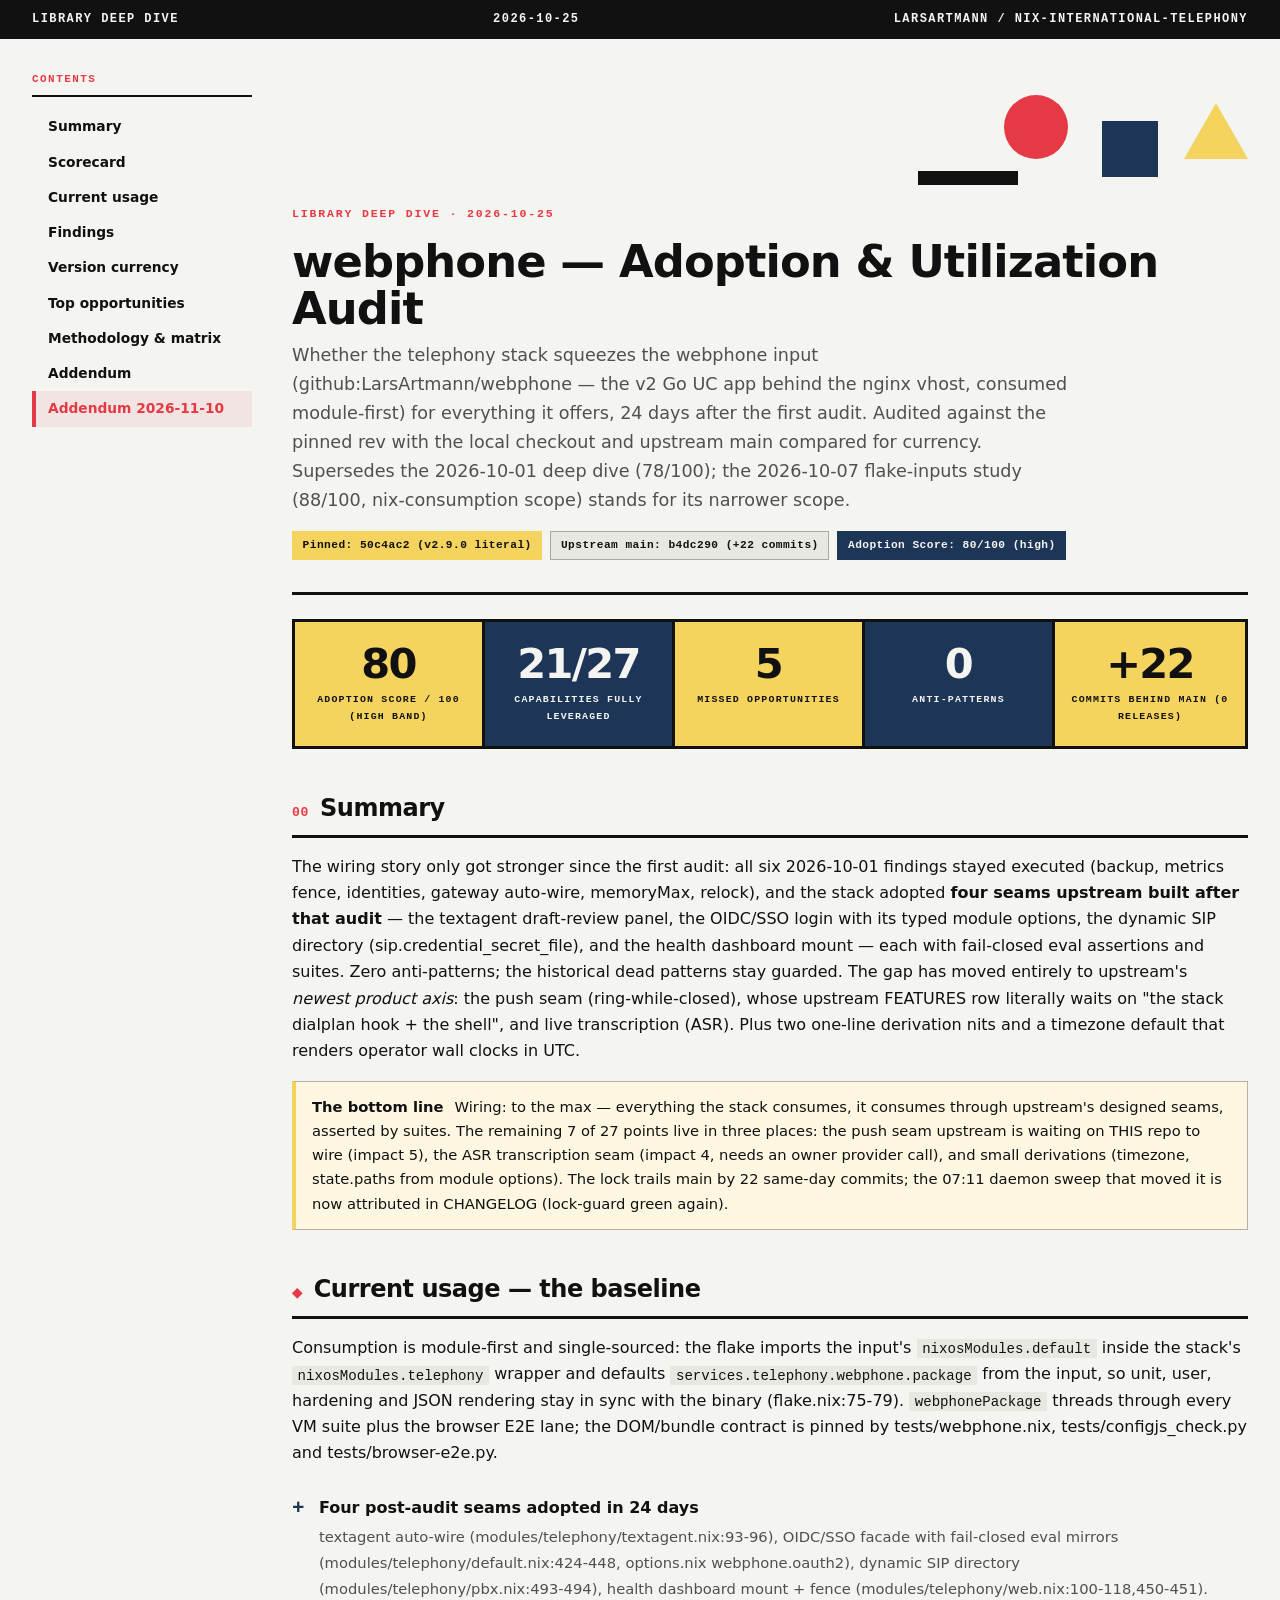
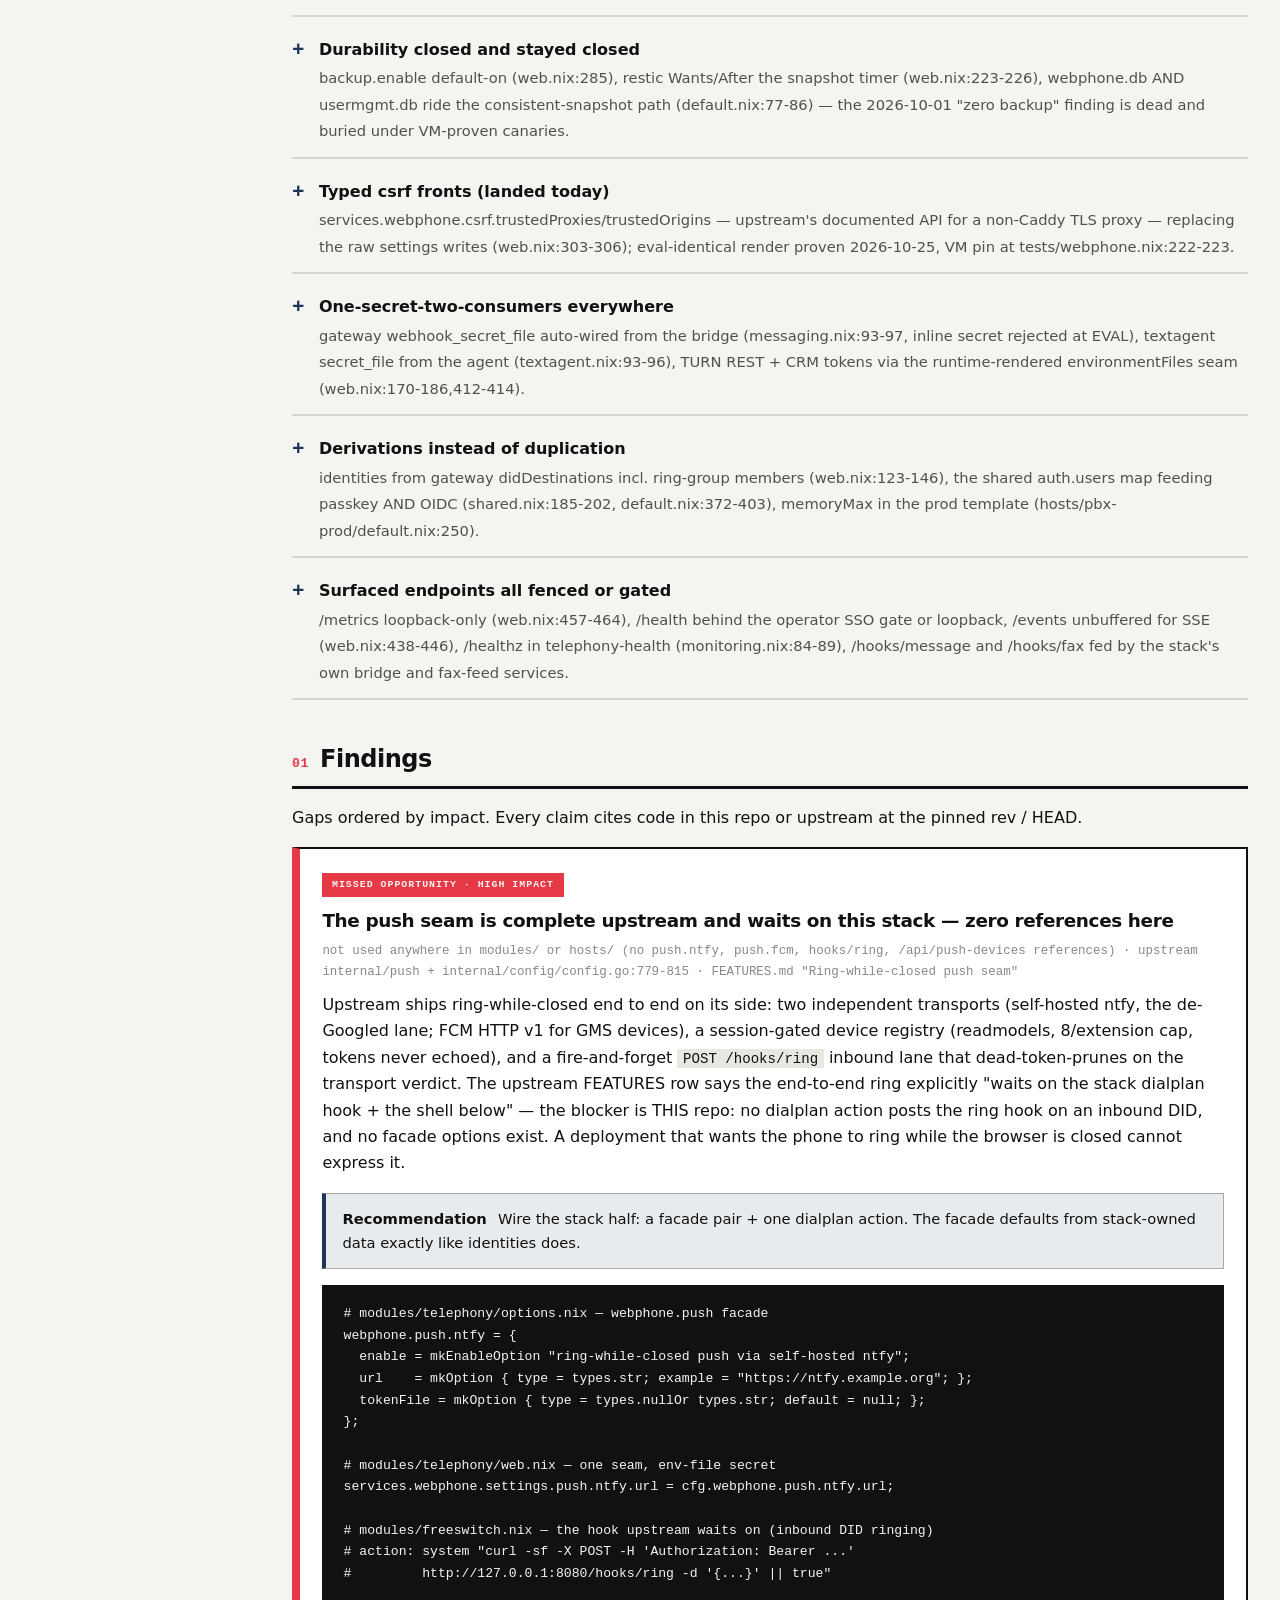
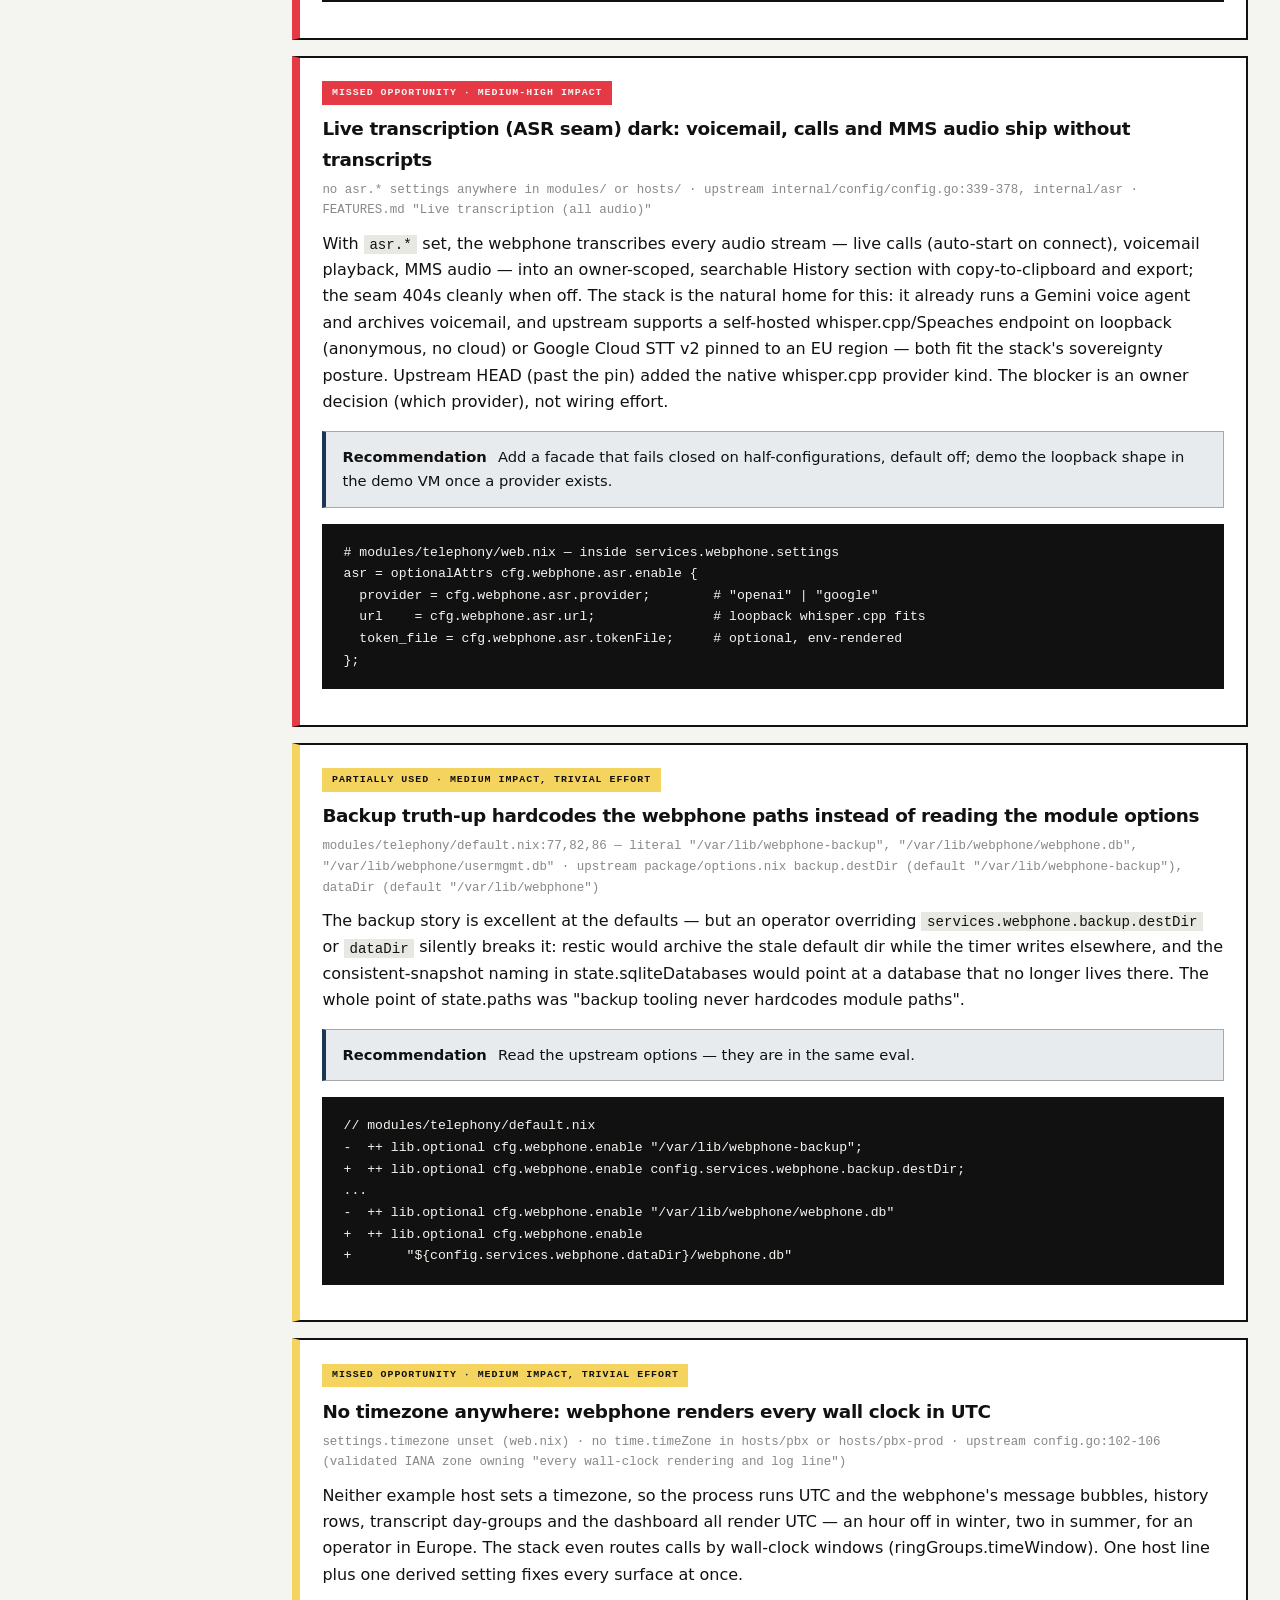
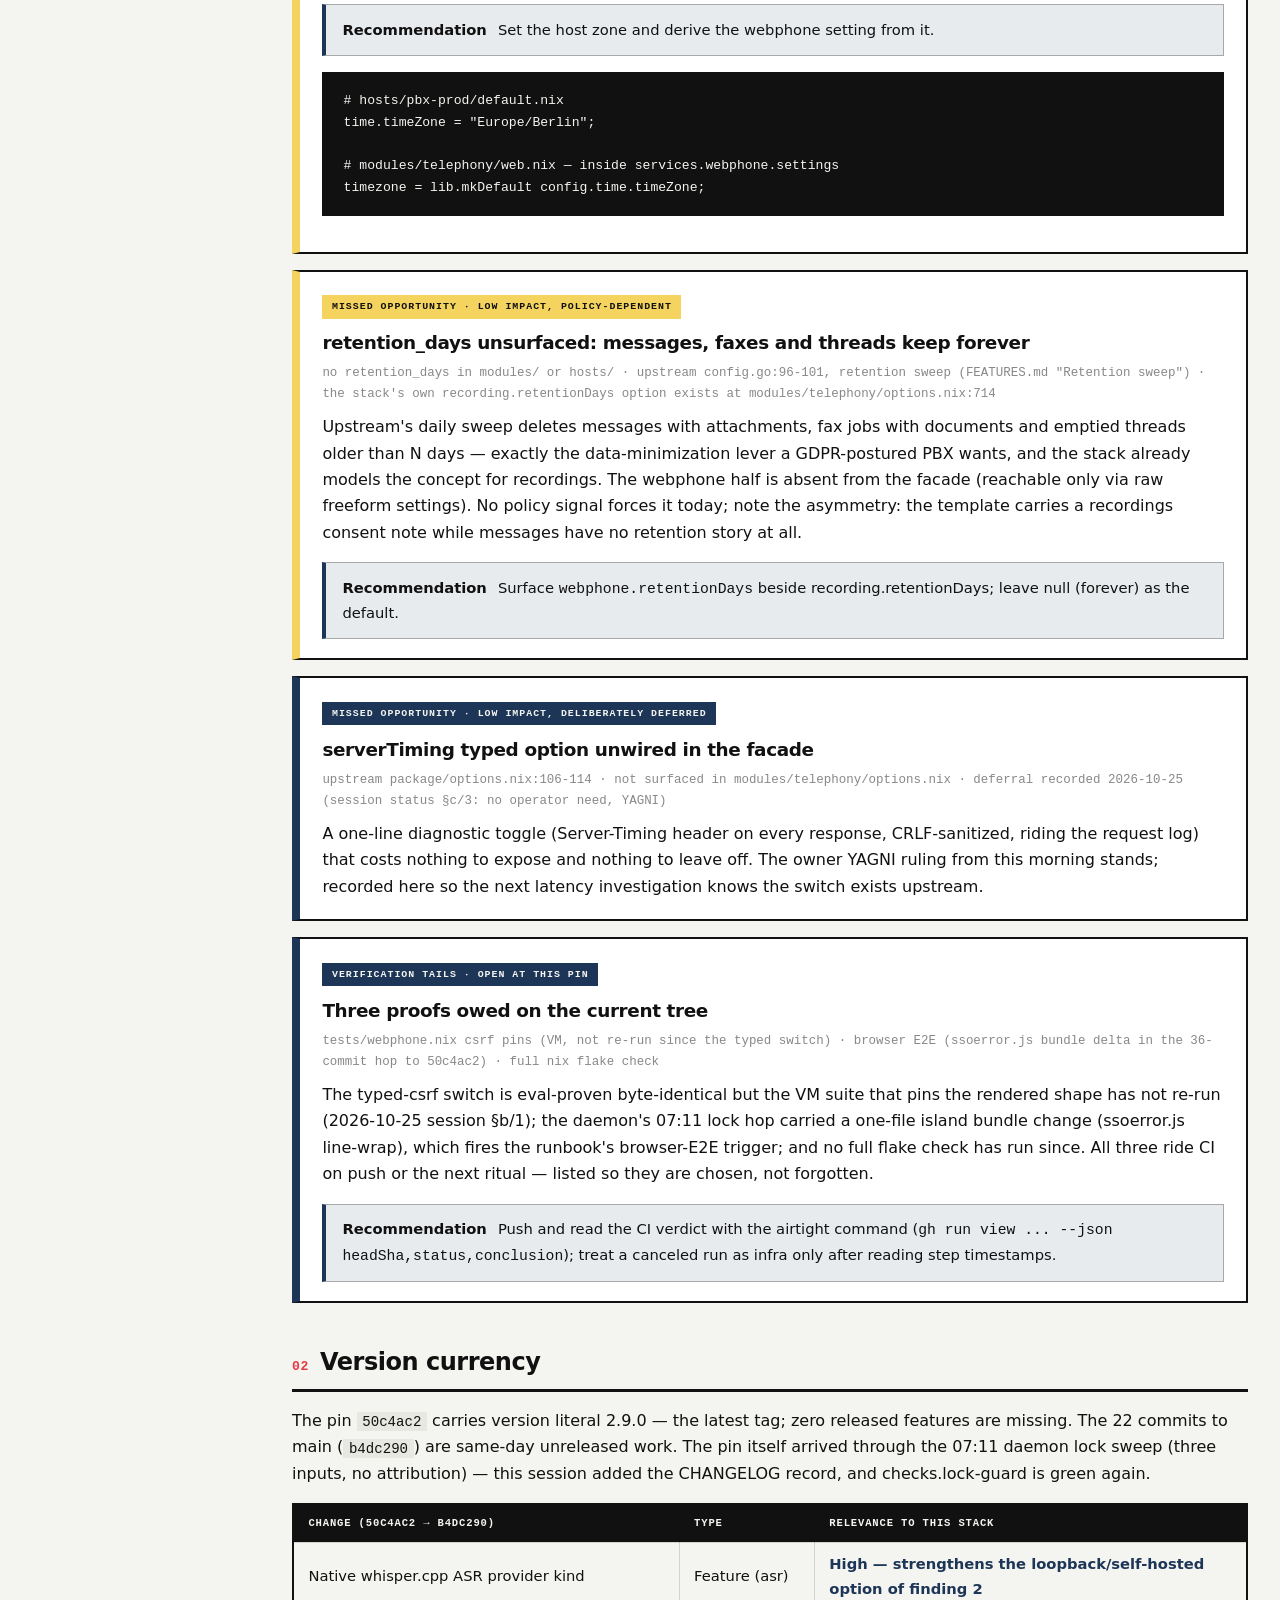
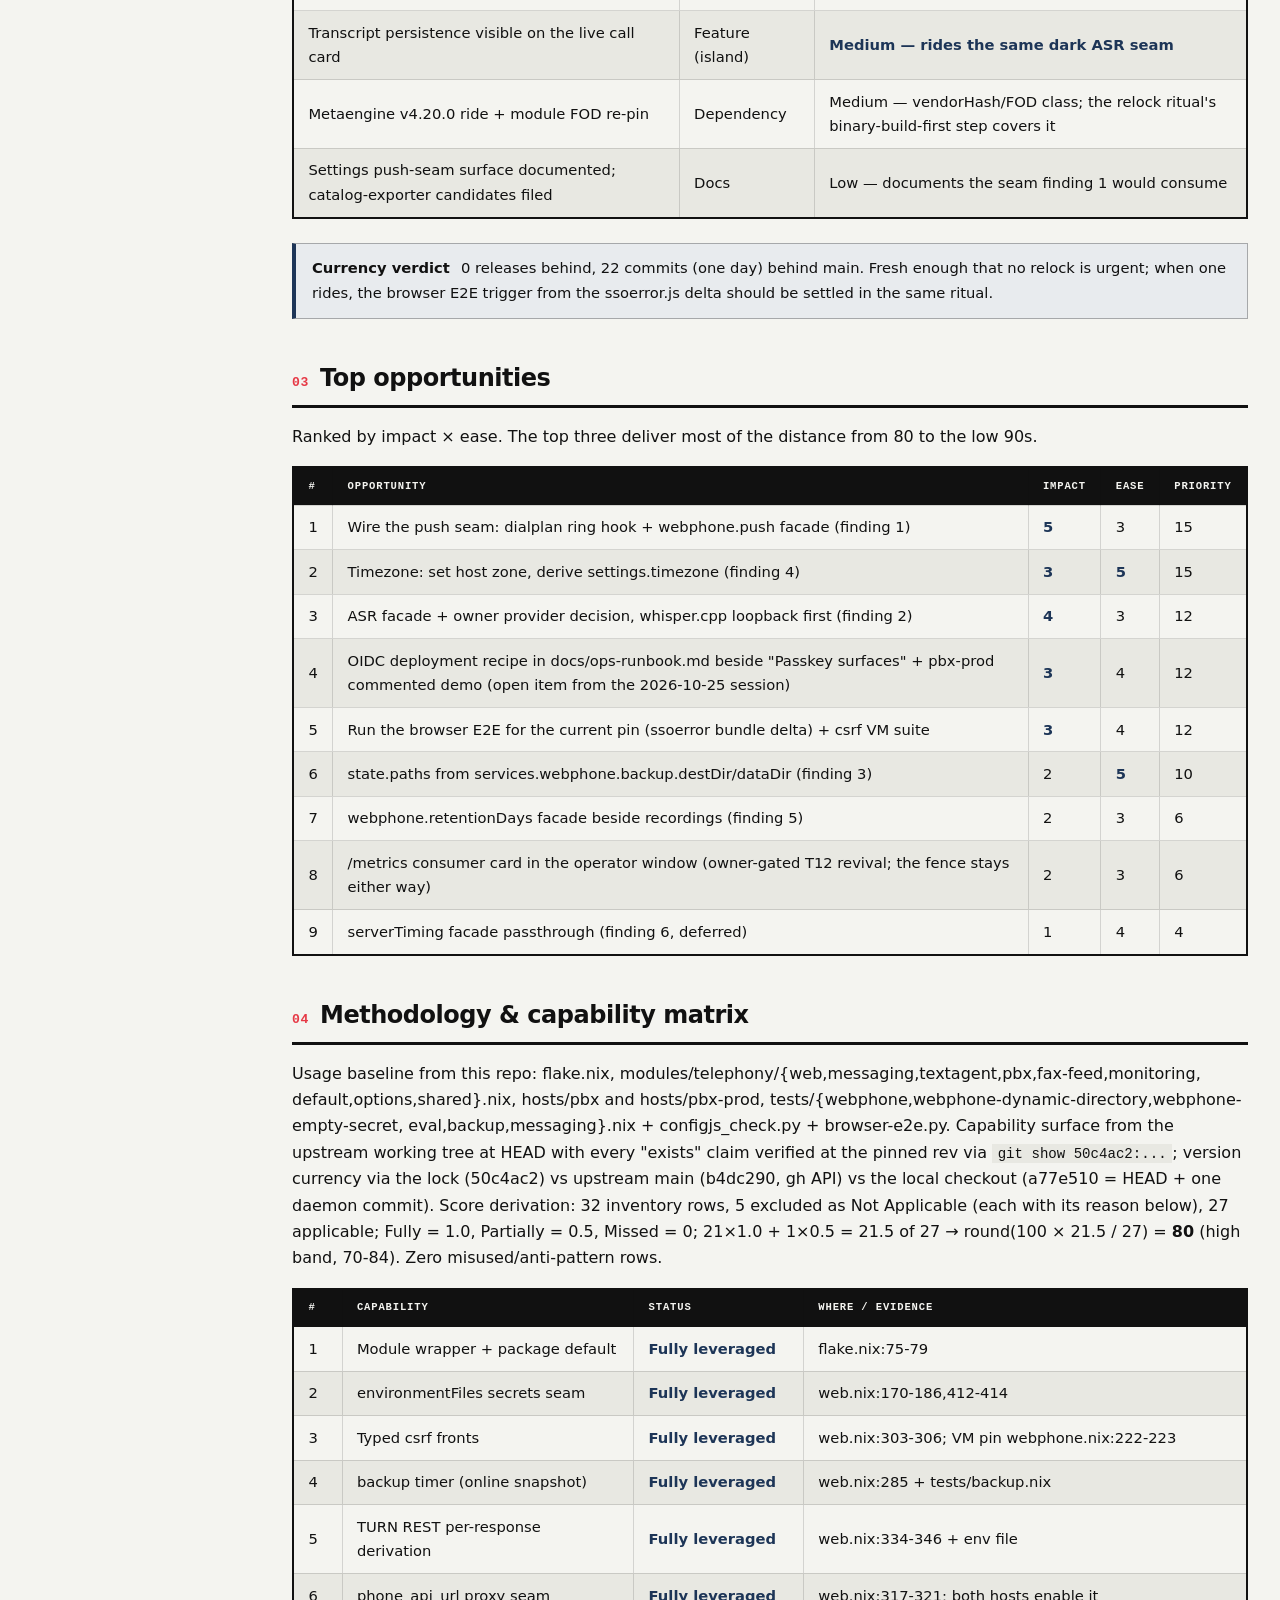
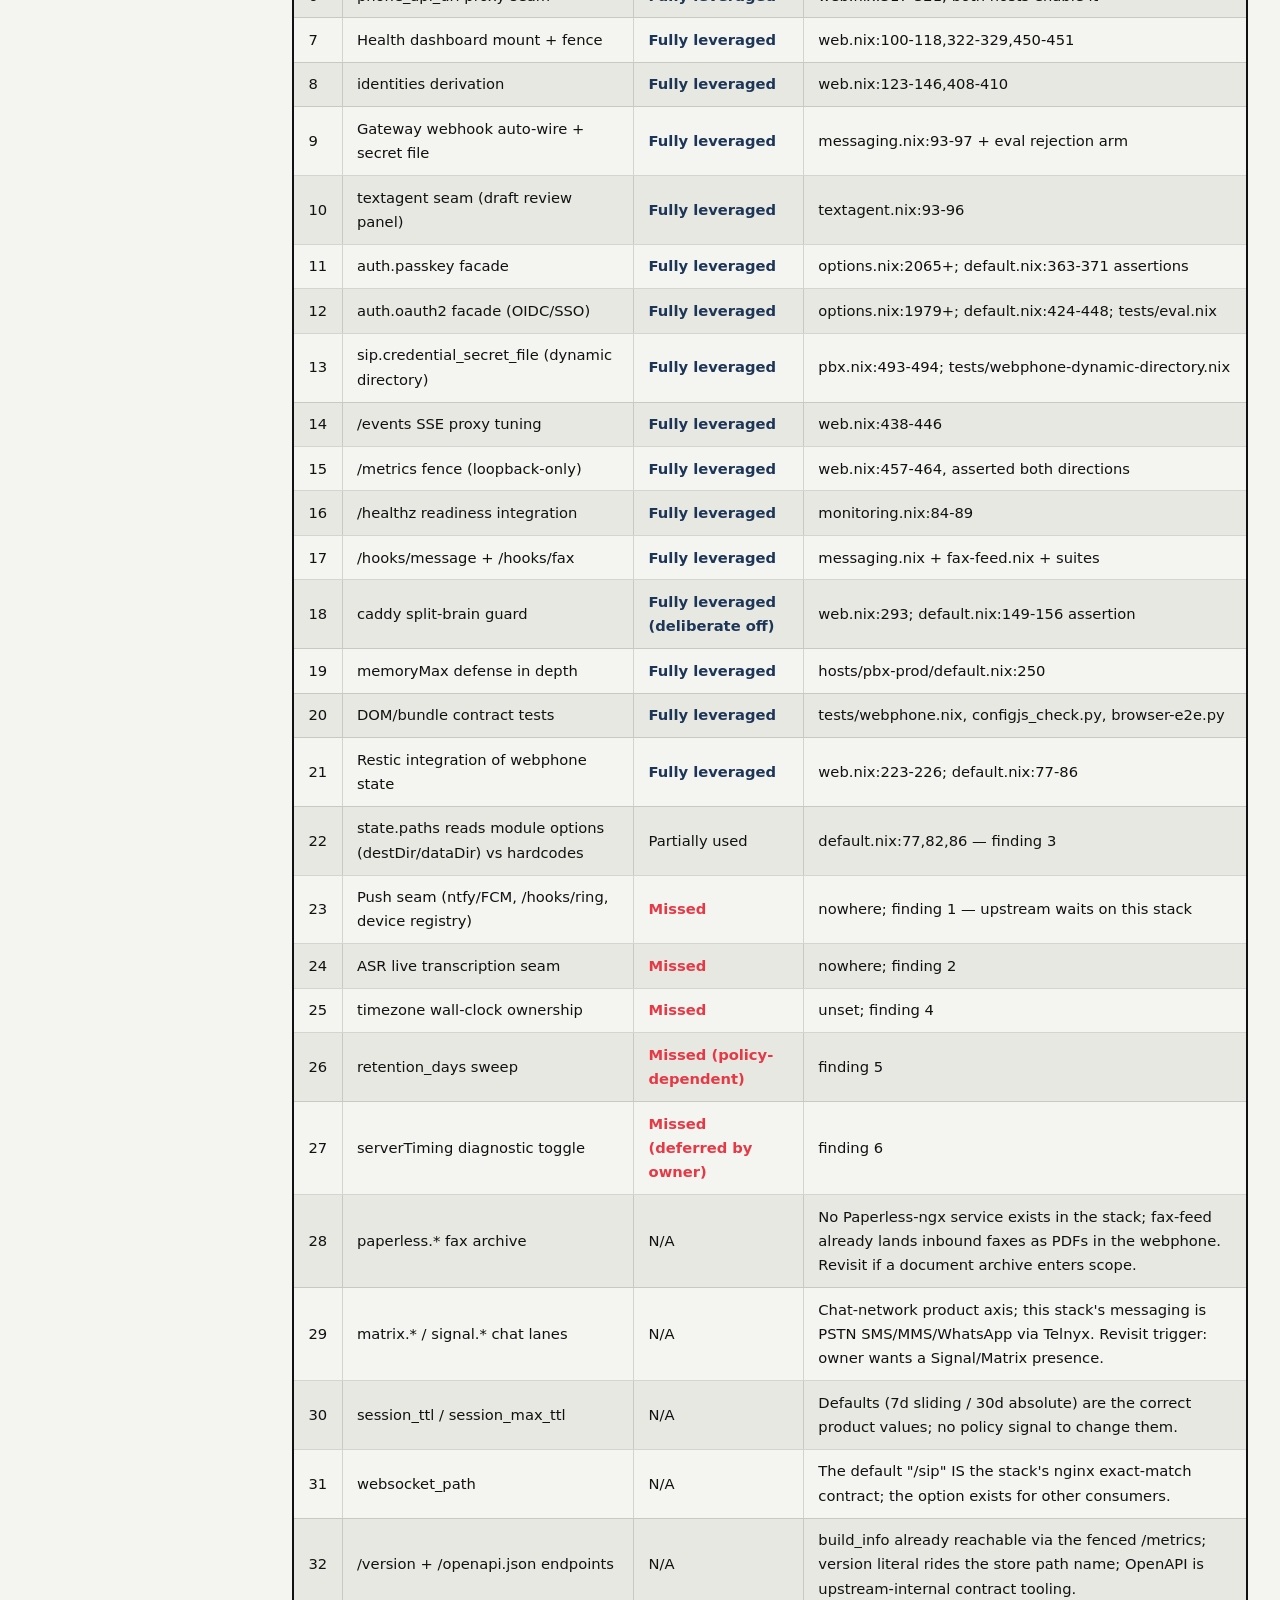
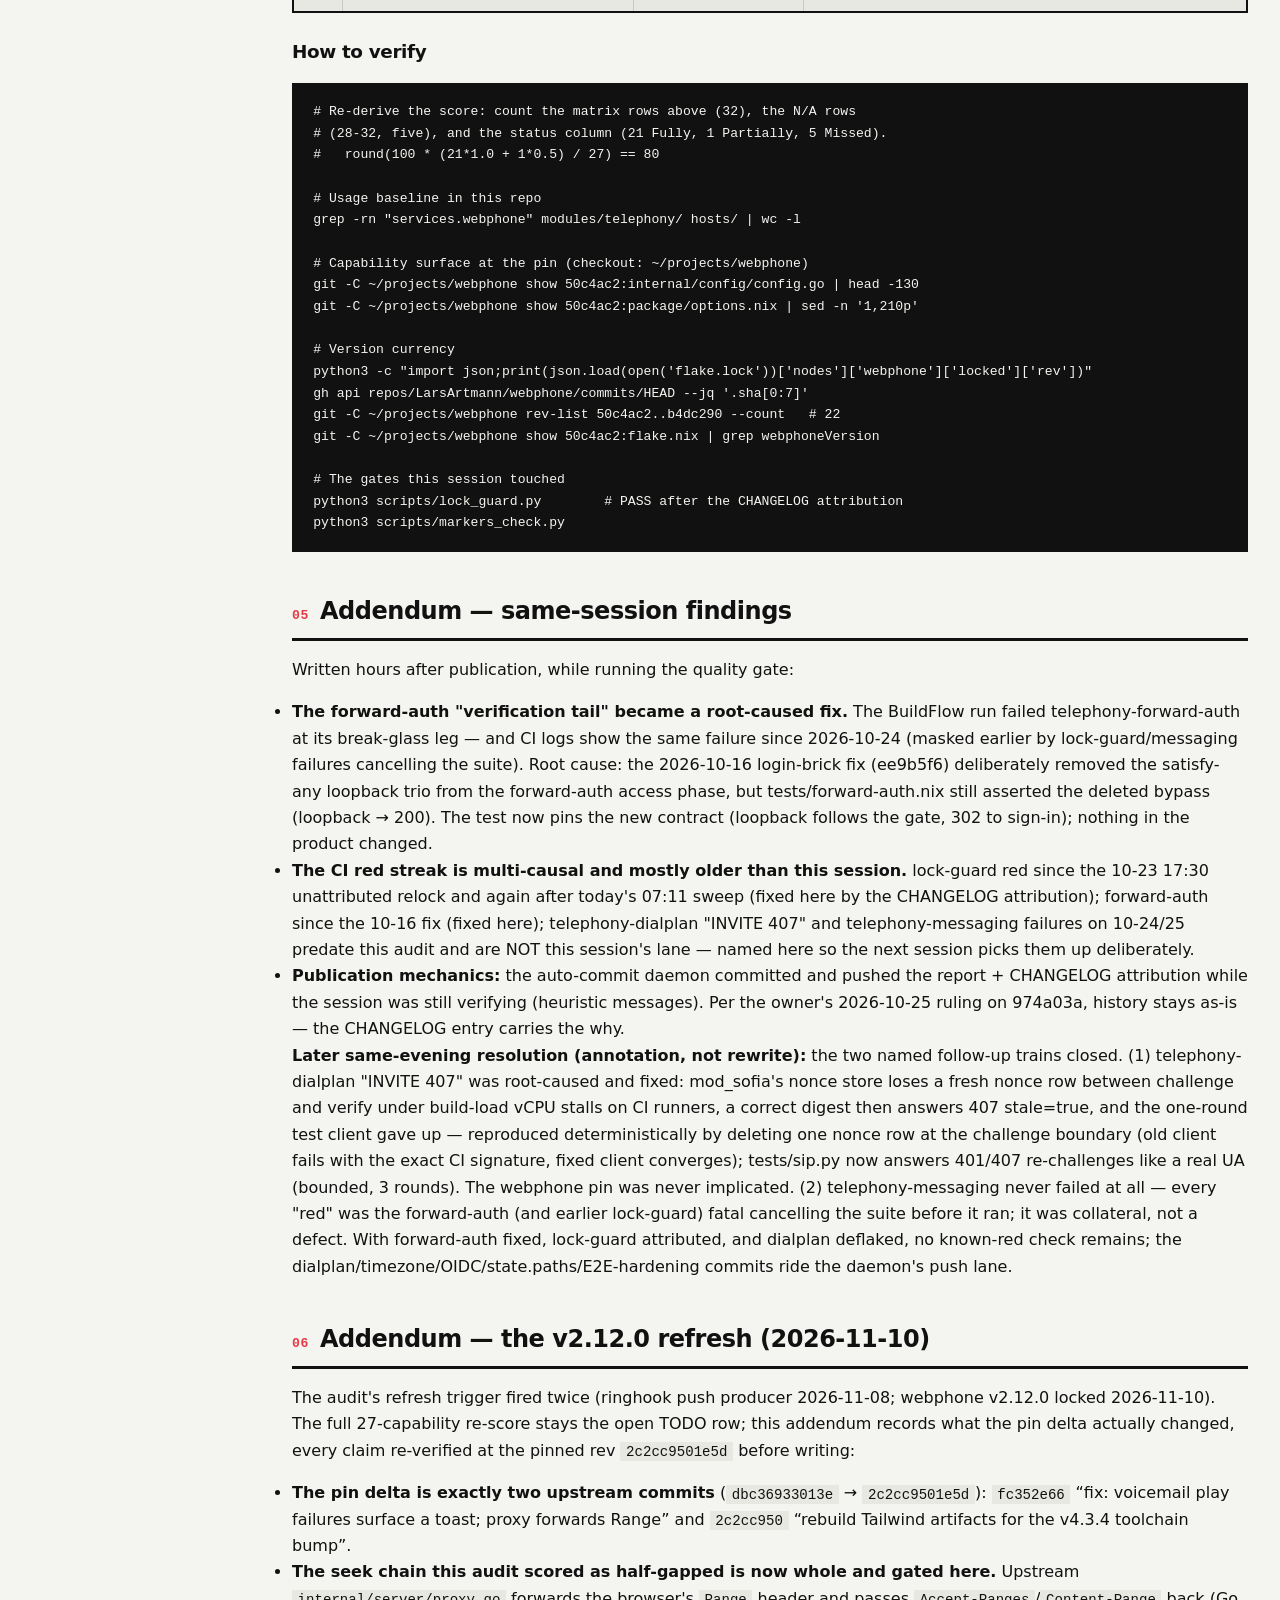
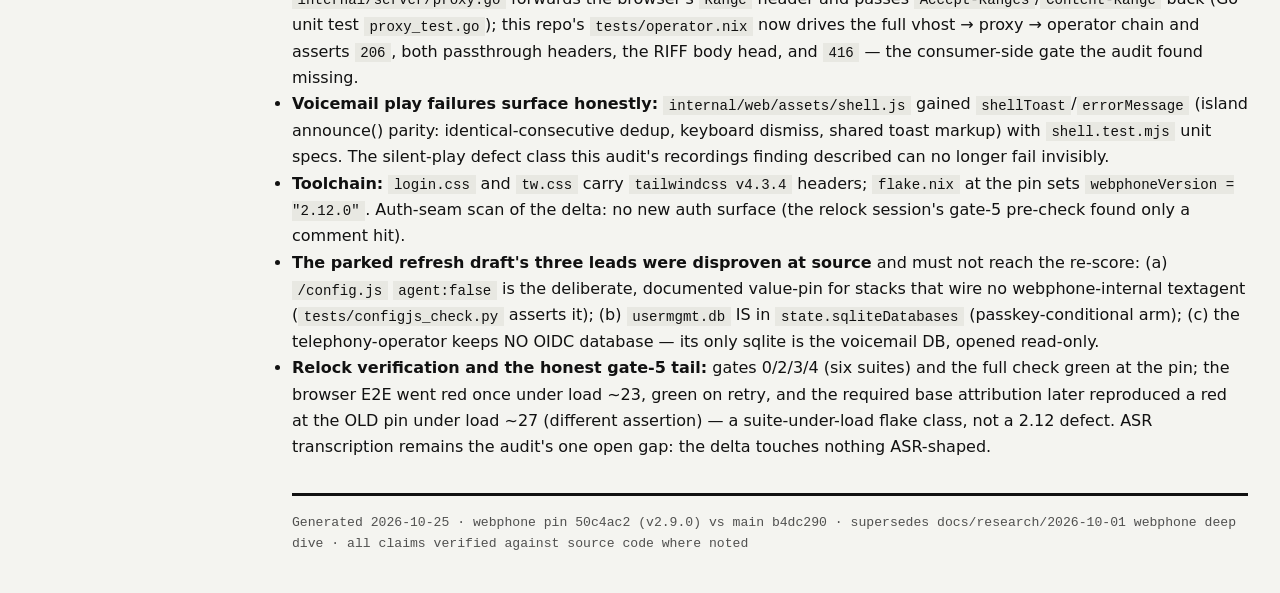
<file: docs/research/2026-10-25_webphone-deep-dive.html>
<!doctype html>
<html lang="en">
  <head>
    <meta charset="UTF-8" />
    <meta name="viewport" content="width=device-width, initial-scale=1.0" />
    <title>webphone (2.9.0 @ 50c4ac2) — Adoption &amp; Utilization Audit</title>
    <style>
      /* =========================================================================
         BAUHAUS LIGHT — Editorial template
         Design language: form follows function. Primary colors on warm paper.
         Zero external dependencies: system fonts, no CDN, no build step.
         Token architecture: see references/bauhaus-tokens.md
         ========================================================================= */

      :root {
        /* --- Primitive palette (Bauhaus Light) --- */
        --color-paper: #f4f4f0;
        --color-paper-2: #ffffff;
        --color-paper-3: #e8e8e2;
        --color-ink: #111111;
        --color-red: #e63946;
        --color-blue: #1d3557;
        --color-yellow: #f4d35e;
        --color-hairline: rgba(17, 17, 17, 0.14);
        --color-hairline-strong: rgba(17, 17, 17, 0.3);

        /* --- Semantic layer (shared vocabulary with dark template) --- */
        --surface: var(--color-paper);
        --surface-raised: var(--color-paper-2);
        --surface-sunken: var(--color-paper-3);
        --text: var(--color-ink);
        --text-muted: rgba(17, 17, 17, 0.72);
        --text-faint: rgba(17, 17, 17, 0.5);
        --border: var(--color-hairline);
        --border-strong: var(--color-hairline-strong);
        --accent: var(--color-red);
        --problem: var(--color-red);
        --solution: var(--color-blue);
        --warning: var(--color-yellow);

        /* --- Backward-compatible aliases (do not break consumer skills) --- */
        --bg: var(--surface);
        --bg-elevated: var(--surface-raised);
        --bg-sunken: var(--surface-sunken);
        --bg-card: var(--surface-raised);
        --bg-code: var(--surface-sunken);
        --ink: var(--text);
        --ink-secondary: var(--text-muted);
        --ink-muted: var(--text-faint);
        --rose: var(--problem);
        --rose-glow: color-mix(in srgb, var(--problem) 15%, transparent);
        --emerald: var(--solution);
        --emerald-glow: color-mix(in srgb, var(--solution) 15%, transparent);
        --amber: var(--warning);
        --amber-glow: color-mix(in srgb, var(--warning) 15%, transparent);
        --amber-light: color-mix(in srgb, var(--warning) 22%, transparent);
        --coral: var(--problem);
        --coral-light: color-mix(in srgb, var(--problem) 12%, transparent);
        --teal: var(--solution);
        --teal-light: color-mix(in srgb, var(--solution) 12%, transparent);

        /* --- Shape --- */
        --radius: 0px;
        --radius-sm: 0px;

        /* --- Type stacks (system only — zero external fonts) --- */
        --font-heading:
          ui-sans-serif, system-ui, -apple-system, BlinkMacSystemFont,
          "Segoe UI", Roboto, Helvetica, Arial, sans-serif;
        --font-body:
          ui-sans-serif, system-ui, -apple-system, BlinkMacSystemFont,
          "Segoe UI", Roboto, Helvetica, Arial, sans-serif;
        --font-mono:
          ui-monospace, "Cascadia Code", "Source Code Pro", "JetBrains Mono",
          Menlo, Consolas, monospace;
      }

      * {
        box-sizing: border-box;
        margin: 0;
        padding: 0;
      }
      html {
        scroll-behavior: smooth;
      }
      section[id],
      [id] {
        scroll-margin-top: 60px;
      }

      body {
        background: var(--surface);
        color: var(--text);
        font-family: var(--font-body);
        font-size: 16px;
        line-height: 1.65;
        -webkit-font-smoothing: antialiased;
        -moz-osx-font-smoothing: grayscale;
      }

      /* --- Accessibility: keyboard focus --- */
      :focus-visible {
        outline: 2px solid var(--accent);
        outline-offset: 2px;
      }
      a:focus-visible {
        outline-offset: -1px;
      }

      /* --- Full-bleed top bar --- */
      .top-bar {
        background: var(--text);
        color: var(--surface);
        padding: 0.6rem 2rem;
        font-family: var(--font-mono);
        font-size: 0.75rem;
        font-weight: 700;
        letter-spacing: 0.12em;
        text-transform: uppercase;
        display: flex;
        justify-content: space-between;
        align-items: center;
      }

      /* --- Layout: optional sticky sidebar TOC --- */
      .layout {
        display: flex;
        gap: 2.5rem;
        padding: 2rem;
      }
      .sidebar {
        width: 220px;
        flex-shrink: 0;
        position: sticky;
        top: 1rem;
        align-self: flex-start;
        height: calc(100vh - 2rem);
        overflow-y: auto;
        display: none;
      }
      .sidebar nav {
        display: flex;
        flex-direction: column;
        gap: 0;
      }
      .sidebar .label {
        font-family: var(--font-mono);
        font-size: 0.68rem;
        font-weight: 700;
        text-transform: uppercase;
        letter-spacing: 0.14em;
        color: var(--accent);
        margin-bottom: 0.75rem;
        padding-bottom: 0.4rem;
        border-bottom: 2px solid var(--text);
      }
      .sidebar a {
        font-size: 0.86rem;
        color: var(--text);
        text-decoration: none;
        padding: 0.5rem 0.75rem;
        border-left: 4px solid transparent;
        font-weight: 600;
        transition: all 0.15s ease;
        line-height: 1.4;
      }
      .sidebar a:hover,
      .sidebar a.active {
        border-left-color: var(--accent);
        background: color-mix(in srgb, var(--accent) 8%, transparent);
        color: var(--accent);
      }
      .main {
        flex: 1;
        min-width: 0;
      }

      /* --- Headings --- */
      h1,
      h2,
      h3,
      h4 {
        font-family: var(--font-heading);
        font-weight: 900;
        letter-spacing: -0.02em;
        color: var(--text);
      }
      h1 {
        font-size: clamp(1.9rem, 4.5vw, 2.8rem);
        line-height: 1.05;
        margin: 0 0 0.6rem;
      }
      h2 {
        font-size: 1.5rem;
        margin: 2.5rem 0 1rem;
        padding-bottom: 0.4rem;
        border-bottom: 3px solid var(--text);
        display: flex;
        align-items: baseline;
        gap: 0.7rem;
      }
      h2 .num {
        font-family: var(--font-mono);
        font-size: 0.82rem;
        color: var(--accent);
        font-weight: 700;
        letter-spacing: 0.04em;
      }
      h3 {
        font-size: 1.15rem;
        margin: 0 0 0.4rem;
        font-weight: 700;
      }
      h4 {
        font-size: 1rem;
        margin: 0 0 0.3rem;
        font-weight: 700;
      }
      p {
        margin: 0 0 1rem;
      }

      /* --- Hero --- */
      .hero {
        padding: 1.5rem 0 2rem;
        margin-bottom: 1.5rem;
        border-bottom: 3px solid var(--text);
      }
      .eyebrow {
        font-family: var(--font-mono);
        font-size: 0.72rem;
        font-weight: 700;
        text-transform: uppercase;
        letter-spacing: 0.16em;
        color: var(--accent);
        margin-bottom: 0.9rem;
      }
      .subtitle {
        font-size: 1.1rem;
        color: var(--text-muted);
        max-width: 70ch;
        margin: 0 0 1rem;
      }
      .meta {
        display: flex;
        flex-wrap: wrap;
        gap: 0.5rem;
      }
      .tag {
        display: inline-block;
        font-family: var(--font-mono);
        font-size: 0.7rem;
        font-weight: 700;
        letter-spacing: 0.04em;
        padding: 0.25rem 0.6rem;
        background: var(--surface-sunken);
        color: var(--text);
        border: 1px solid var(--border-strong);
      }
      .tag.amber {
        background: var(--warning);
        border-color: var(--warning);
        color: var(--text);
      }
      .tag.teal {
        background: var(--solution);
        border-color: var(--solution);
        color: var(--surface);
      }

      /* Bauhaus signature: geometric shape cluster (optional) */
      .hero-shapes {
        position: relative;
        height: 90px;
        margin-bottom: 1.2rem;
      }
      .hero-shapes .circle {
        position: absolute;
        top: 0;
        right: 180px;
        width: 64px;
        height: 64px;
        background: var(--problem);
        border-radius: 50%;
      }
      .hero-shapes .square {
        position: absolute;
        top: 26px;
        right: 90px;
        width: 56px;
        height: 56px;
        background: var(--solution);
      }
      .hero-shapes .tri {
        position: absolute;
        top: 8px;
        right: 0;
        width: 0;
        height: 0;
        border-left: 32px solid transparent;
        border-right: 32px solid transparent;
        border-bottom: 56px solid var(--warning);
      }
      .hero-shapes .bar {
        position: absolute;
        bottom: 0;
        right: 230px;
        width: 100px;
        height: 14px;
        background: var(--text);
      }

      /* --- Scorecard / stat cards --- */
      .scorecard,
      .stat-grid {
        display: grid;
        grid-template-columns: repeat(auto-fit, minmax(160px, 1fr));
        gap: 0;
        margin: 1.5rem 0 2rem;
        border: 3px solid var(--text);
      }
      .score-card,
      .stat-card {
        padding: 1.3rem 1rem;
        text-align: center;
        border-right: 3px solid var(--text);
        background: var(--surface-raised);
      }
      .score-card:last-child,
      .stat-card:last-child {
        border-right: none;
      }

      .score,
      .stat-value {
        font-family: var(--font-heading);
        font-size: 2.6rem;
        font-weight: 900;
        line-height: 1;
        letter-spacing: -0.04em;
      }
      .score-card .label,
      .stat-label {
        font-family: var(--font-mono);
        font-size: 0.62rem;
        font-weight: 700;
        text-transform: uppercase;
        letter-spacing: 0.12em;
        margin-top: 0.5rem;
      }
      /* Semantic state classes — no nth-child decoration, no !important */
      .score-good,
      .stat-good {
        background: var(--solution);
        color: var(--surface);
      }
      .score-warn,
      .stat-warn {
        background: var(--warning);
        color: var(--text);
      }
      .score-bad,
      .stat-bad {
        background: var(--problem);
        color: var(--surface);
      }

      /* --- General cards --- */
      .card {
        background: var(--surface-raised);
        border: 2px solid var(--text);
        padding: 1.2rem 1.4rem;
        margin-bottom: 1rem;
        border-left: 8px solid var(--border-strong);
      }
      .card-problem {
        border-left-color: var(--problem);
      }
      .card-solution {
        border-left-color: var(--solution);
      }
      .card-warning {
        border-left-color: var(--warning);
      }

      /* --- Issue cards --- */
      .issue {
        background: var(--surface-raised);
        border: 2px solid var(--text);
        padding: 1.2rem 1.4rem;
        margin-bottom: 1rem;
        border-left: 8px solid var(--border-strong);
      }
      .issue-critical {
        border-left-color: var(--problem);
      }
      .issue-important {
        border-left-color: var(--warning);
      }
      .issue-nice {
        border-left-color: var(--solution);
      }
      .issue h3 {
        margin-bottom: 0.3rem;
      }
      .issue .where {
        font-family: var(--font-mono);
        font-size: 0.78rem;
        color: var(--text-faint);
        margin: 0.2rem 0 0.6rem;
      }
      .issue p:last-child {
        margin-bottom: 0;
      }

      /* --- Severity badges --- */
      .severity {
        display: inline-block;
        font-family: var(--font-mono);
        font-size: 0.62rem;
        font-weight: 700;
        letter-spacing: 0.1em;
        text-transform: uppercase;
        padding: 0.22rem 0.6rem;
        margin-bottom: 0.6rem;
        color: var(--surface);
      }
      .severity-critical {
        background: var(--problem);
      }
      .severity-important {
        background: var(--warning);
        color: var(--text);
      }
      .severity-nice {
        background: var(--solution);
      }

      /* --- Inline badges --- */
      .badge {
        display: inline-block;
        font-family: var(--font-mono);
        font-size: 0.62rem;
        font-weight: 700;
        letter-spacing: 0.06em;
        text-transform: uppercase;
        padding: 0.2rem 0.55rem;
        border: 1px solid var(--text);
        color: var(--text);
      }
      .badge-critical {
        background: var(--problem);
        color: var(--surface);
      }
      .badge-high {
        background: var(--warning);
      }
      .badge-medium {
        background: var(--surface-sunken);
      }
      .badge-low {
        background: var(--surface-raised);
        color: var(--text-muted);
      }
      .badge-fixed {
        background: var(--solution);
        color: var(--surface);
      }

      /* --- Callouts --- */
      .callout {
        margin: 0.8rem 0 0;
        padding: 0.8rem 1rem;
        border: 1px solid var(--border-strong);
        border-left: 4px solid var(--border-strong);
        background: var(--surface-sunken);
        font-size: 0.92rem;
      }
      .callout strong {
        display: inline-block;
        margin-right: 0.4rem;
      }
      .callout-teal,
      .callout-solution {
        border-left-color: var(--solution);
        background: color-mix(
          in srgb,
          var(--solution) 10%,
          var(--surface-raised)
        );
      }
      .callout-amber,
      .callout-warning {
        border-left-color: var(--warning);
        background: color-mix(
          in srgb,
          var(--warning) 18%,
          var(--surface-raised)
        );
      }

      /* --- Strengths --- */
      .strengths {
        display: grid;
        gap: 0.5rem;
        margin: 1rem 0 1.5rem;
      }
      .strength {
        display: grid;
        grid-template-columns: auto 1fr;
        gap: 0.9rem;
        padding: 0.75rem 0;
        border-bottom: 2px solid var(--border);
      }
      .strength .check {
        font-family: var(--font-mono);
        font-weight: 900;
        color: var(--solution);
        font-size: 1.3rem;
        line-height: 1.3;
      }
      .strength .text strong {
        display: block;
        margin-bottom: 0.15rem;
      }
      .strength .text span {
        color: var(--text-muted);
        font-size: 0.92rem;
      }

      /* --- Tables --- */
      .table-wrap {
        overflow-x: auto;
      }
      table {
        width: 100%;
        border-collapse: collapse;
        margin: 1rem 0 1.5rem;
        font-size: 0.92rem;
        border: 2px solid var(--text);
      }
      th {
        text-align: left;
        padding: 0.6rem 0.9rem;
        background: var(--text);
        color: var(--surface);
        font-family: var(--font-mono);
        font-size: 0.66rem;
        font-weight: 700;
        letter-spacing: 0.08em;
        text-transform: uppercase;
        border-right: 1px solid var(--border-strong);
      }
      th:last-child {
        border-right: none;
      }
      td {
        padding: 0.6rem 0.9rem;
        border-top: 1px solid var(--border);
        border-right: 1px solid var(--border);
      }
      td:last-child {
        border-right: none;
      }
      tr:nth-child(even) td {
        background: var(--surface-sunken);
      }
      table.compare td.yes {
        color: var(--solution);
        font-weight: 700;
      }
      table.compare td.no {
        color: var(--problem);
        font-weight: 700;
      }

      /* --- Code blocks + syntax highlighting --- */
      pre {
        background: var(--text);
        color: var(--surface);
        padding: 1rem 1.2rem;
        margin: 1rem 0;
        font-family: var(--font-mono);
        font-size: 0.82rem;
        line-height: 1.65;
        overflow-x: auto;
        border: 2px solid var(--text);
      }
      code {
        font-family: var(--font-mono);
      }
      p code,
      li code,
      td code {
        font-size: 0.88em;
        background: var(--surface-sunken);
        padding: 0.1rem 0.35rem;
      }
      .tok-keyword {
        color: var(--warning);
      }
      .tok-type {
        color: var(--warning);
      }
      .tok-string {
        color: #95e1d3;
      }
      .tok-comment {
        color: rgba(244, 244, 240, 0.45);
        font-style: italic;
      }
      .tok-func {
        color: #6eb5ff;
      }
      .tok-number {
        color: var(--warning);
      }
      .tok-generic {
        color: var(--problem);
      }
      .tok-builtin {
        color: #6eb5ff;
      }
      .tok-punct {
        color: rgba(244, 244, 240, 0.7);
      }
      .tok-attr {
        color: var(--warning);
      }

      /* --- Dependency tree / ASCII diagrams --- */
      .dep-tree {
        background: var(--surface-sunken);
        border: 2px solid var(--text);
        padding: 1rem 1.2rem;
        margin: 1rem 0;
        font-family: var(--font-mono);
        font-size: 0.82rem;
        line-height: 1.7;
        white-space: pre;
        overflow-x: auto;
      }
      .dep-tree .root {
        color: var(--accent);
        font-weight: 700;
      }
      .dep-tree .ok {
        color: var(--solution);
      }
      .dep-tree .unwanted {
        color: var(--problem);
      }

      /* --- Inline node-and-arrow diagrams --- */
      .diagram {
        display: flex;
        flex-wrap: wrap;
        align-items: center;
        gap: 0.5rem;
        padding: 1rem;
        margin: 1rem 0;
        background: var(--surface-raised);
        border: 2px solid var(--text);
      }
      .node {
        display: inline-block;
        padding: 0.4rem 0.75rem;
        font-family: var(--font-mono);
        font-size: 0.8rem;
        font-weight: 700;
        background: var(--surface-sunken);
        border: 1px solid var(--text);
      }
      .node-core {
        background: var(--accent);
        color: var(--surface);
      }
      .node-problem {
        background: var(--problem);
        color: var(--surface);
      }
      .node-good {
        background: var(--solution);
        color: var(--surface);
      }
      .arrow {
        color: var(--text-faint);
        font-family: var(--font-mono);
      }

      /* --- Grids --- */
      .grid-2 {
        display: grid;
        grid-template-columns: repeat(2, 1fr);
        gap: 1rem;
        margin: 1rem 0;
      }
      .grid-3 {
        display: grid;
        grid-template-columns: repeat(3, 1fr);
        gap: 1rem;
        margin: 1rem 0;
      }

      /* --- Inline TOC --- */
      .toc {
        background: var(--surface-raised);
        border: 2px solid var(--text);
        border-left: 6px solid var(--accent);
        padding: 1rem 1.3rem;
        margin: 1rem 0 1.5rem;
      }
      .toc h3 {
        margin-bottom: 0.5rem;
      }
      .toc ul {
        list-style: none;
        padding: 0;
      }
      .toc li {
        margin: 0.25rem 0;
      }
      .toc a {
        color: var(--text);
        text-decoration: none;
        font-size: 0.92rem;
        font-weight: 600;
      }
      .toc a:hover {
        color: var(--accent);
      }

      /* --- Migration / numbered steps --- */
      .migration-step {
        display: grid;
        grid-template-columns: 56px 1fr;
        gap: 1rem;
        margin: 1rem 0;
        padding: 1.1rem;
        background: var(--surface-raised);
        border: 2px solid var(--text);
        border-left: 6px solid var(--accent);
      }
      .migration-num {
        font-family: var(--font-mono);
        font-weight: 900;
        font-size: 1.8rem;
        color: var(--accent);
        line-height: 1;
      }
      .migration-content h4 {
        margin-bottom: 0.2rem;
      }
      .migration-content p {
        margin-bottom: 0;
        color: var(--text-muted);
        font-size: 0.94rem;
      }

      /* --- Before/After comparison --- */
      .compare-header {
        display: grid;
        grid-template-columns: 1fr 1fr;
        gap: 0.75rem;
        margin: 1rem 0 0.5rem;
      }
      .compare-before,
      .compare-after {
        font-family: var(--font-mono);
        font-size: 0.7rem;
        font-weight: 700;
        text-transform: uppercase;
        letter-spacing: 0.1em;
        padding: 0.4rem 0.7rem;
        color: var(--surface);
      }
      .compare-before {
        background: var(--problem);
      }
      .compare-after {
        background: var(--solution);
      }
      .compare-row {
        display: grid;
        grid-template-columns: 1fr 1fr;
        gap: 0.75rem;
        margin-bottom: 1rem;
      }
      .compare-row pre {
        margin: 0;
      }

      /* --- Footer --- */
      .footer {
        margin-top: 2rem;
        padding-top: 1rem;
        border-top: 3px solid var(--text);
        font-size: 0.82rem;
        color: var(--text-muted);
        font-family: var(--font-mono);
      }

      /* --- Responsive --- */
      @media (min-width: 1024px) {
        .sidebar {
          display: block;
        }
      }
      @media (max-width: 768px) {
        .layout {
          flex-direction: column;
          padding: 1rem;
        }
        .top-bar {
          padding: 0.6rem 1rem;
          flex-wrap: wrap;
          gap: 0.3rem;
        }
        .grid-2,
        .grid-3 {
          grid-template-columns: 1fr;
        }
        .compare-header,
        .compare-row {
          grid-template-columns: 1fr;
        }
        .scorecard,
        .stat-grid {
          grid-template-columns: repeat(2, 1fr);
        }
        .score-card:nth-child(2),
        .stat-card:nth-child(2) {
          border-right: none;
        }
        .score-card:nth-child(1),
        .stat-card:nth-child(1),
        .score-card:nth-child(2),
        .stat-card:nth-child(2) {
          border-bottom: 3px solid var(--text);
        }
        .migration-step {
          grid-template-columns: 1fr;
        }
        .hero-shapes {
          display: none;
        }
      }
    </style>
  </head>
  <body>
    <!-- Full-bleed top bar -->
    <div class="top-bar">
      <span>Library deep dive</span>
      <span>2026-10-25</span>
      <span>LarsArtmann / nix-international-telephony</span>
    </div>

    <div class="layout">
      <!-- Sidebar TOC (hidden below 1024px) -->
      <aside class="sidebar" data-nav>
        <nav>
          <div class="label">Contents</div>
          <a href="#summary">Summary</a>
          <a href="#scorecard">Scorecard</a>
          <a href="#strengths">Current usage</a>
          <a href="#findings">Findings</a>
          <a href="#currency">Version currency</a>
          <a href="#opportunities">Top opportunities</a>
          <a href="#appendix">Methodology &amp; matrix</a>
          <a href="#addendum">Addendum</a>
          <a href="#addendum-2026-11-10">Addendum 2026-11-10</a>
        </nav>
      </aside>

      <!-- Main content -->
      <main class="main">
        <!-- Hero -->
        <header class="hero">
          <div class="hero-shapes">
            <div class="bar"></div>
            <div class="circle"></div>
            <div class="square"></div>
            <div class="tri"></div>
          </div>
          <div class="eyebrow">Library deep dive &middot; 2026-10-25</div>
          <h1>webphone — Adoption &amp; Utilization Audit</h1>
          <p class="subtitle">
            Whether the telephony stack squeezes the webphone input
            (github:LarsArtmann/webphone — the v2 Go UC app behind the nginx
            vhost, consumed module-first) for everything it offers, 24 days
            after the first audit. Audited against the pinned rev with the
            local checkout and upstream main compared for currency.
            Supersedes the 2026-10-01 deep dive (78/100); the 2026-10-07
            flake-inputs study (88/100, nix-consumption scope) stands for its
            narrower scope.
          </p>
          <div class="meta">
            <span class="tag amber">Pinned: 50c4ac2 (v2.9.0 literal)</span>
            <span class="tag">Upstream main: b4dc290 (+22 commits)</span>
            <span class="tag teal">Adoption Score: 80/100 (high)</span>
          </div>
        </header>

        <!-- Scorecard -->
        <section id="scorecard" class="scorecard">
          <div class="score-card score-warn">
            <div class="score">80</div>
            <div class="label">Adoption score / 100 (high band)</div>
          </div>
          <div class="score-card score-good">
            <div class="score">21/27</div>
            <div class="label">Capabilities fully leveraged</div>
          </div>
          <div class="score-card score-warn">
            <div class="score">5</div>
            <div class="label">Missed opportunities</div>
          </div>
          <div class="score-card score-good">
            <div class="score">0</div>
            <div class="label">Anti-patterns</div>
          </div>
          <div class="score-card score-warn">
            <div class="score">+22</div>
            <div class="label">Commits behind main (0 releases)</div>
          </div>
        </section>

        <!-- Summary -->
        <section id="summary">
          <h2><span class="num">00</span>Summary</h2>
          <p>
            The wiring story only got stronger since the first audit: all six
            2026-10-01 findings stayed executed (backup, metrics fence,
            identities, gateway auto-wire, memoryMax, relock), and the stack
            adopted <strong>four seams upstream built after that audit</strong>
            — the textagent draft-review panel, the OIDC/SSO login with its
            typed module options, the dynamic SIP directory
            (sip.credential_secret_file), and the health dashboard mount —
            each with fail-closed eval assertions and suites. Zero
            anti-patterns; the historical dead patterns stay guarded. The gap
            has moved entirely to upstream's <em>newest product axis</em>:
            the push seam (ring-while-closed), whose upstream FEATURES row
            literally waits on "the stack dialplan hook + the shell", and
            live transcription (ASR). Plus two one-line derivation nits and
            a timezone default that renders operator wall clocks in UTC.
          </p>
          <div class="callout callout-amber">
            <strong>The bottom line</strong>
            Wiring: to the max — everything the stack consumes, it consumes
            through upstream's designed seams, asserted by suites. The
            remaining 7 of 27 points live in three places: the push seam
            upstream is waiting on THIS repo to wire (impact 5), the ASR
            transcription seam (impact 4, needs an owner provider call), and
            small derivations (timezone, state.paths from module options).
            The lock trails main by 22 same-day commits; the 07:11 daemon
            sweep that moved it is now attributed in CHANGELOG (lock-guard
            green again).
          </div>
        </section>

        <!-- Strengths -->
        <section id="strengths">
          <h2><span class="num">&#9670;</span>Current usage — the baseline</h2>
          <p>
            Consumption is module-first and single-sourced: the flake imports
            the input's <code>nixosModules.default</code> inside the stack's
            <code>nixosModules.telephony</code> wrapper and defaults
            <code>services.telephony.webphone.package</code> from the input,
            so unit, user, hardening and JSON rendering stay in sync with the
            binary (flake.nix:75-79). <code>webphonePackage</code> threads
            through every VM suite plus the browser E2E lane; the DOM/bundle
            contract is pinned by tests/webphone.nix, tests/configjs_check.py
            and tests/browser-e2e.py.
          </p>

          <div class="strengths">
            <div class="strength">
              <div class="check">+</div>
              <div class="text">
                <strong>Four post-audit seams adopted in 24 days</strong>
                <span
                  >textagent auto-wire (modules/telephony/textagent.nix:93-96),
                  OIDC/SSO facade with fail-closed eval mirrors
                  (modules/telephony/default.nix:424-448, options.nix
                  webphone.oauth2), dynamic SIP directory
                  (modules/telephony/pbx.nix:493-494), health dashboard mount
                  + fence (modules/telephony/web.nix:100-118,450-451).</span
                >
              </div>
            </div>
            <div class="strength">
              <div class="check">+</div>
              <div class="text">
                <strong>Durability closed and stayed closed</strong>
                <span
                  >backup.enable default-on (web.nix:285), restic Wants/After
                  the snapshot timer (web.nix:223-226), webphone.db AND
                  usermgmt.db ride the consistent-snapshot path
                  (default.nix:77-86) — the 2026-10-01 "zero backup" finding
                  is dead and buried under VM-proven canaries.</span
                >
              </div>
            </div>
            <div class="strength">
              <div class="check">+</div>
              <div class="text">
                <strong>Typed csrf fronts (landed today)</strong>
                <span
                  >services.webphone.csrf.trustedProxies/trustedOrigins —
                  upstream's documented API for a non-Caddy TLS proxy —
                  replacing the raw settings writes (web.nix:303-306);
                  eval-identical render proven 2026-10-25, VM pin at
                  tests/webphone.nix:222-223.</span
                >
              </div>
            </div>
            <div class="strength">
              <div class="check">+</div>
              <div class="text">
                <strong>One-secret-two-consumers everywhere</strong>
                <span
                  >gateway webhook_secret_file auto-wired from the bridge
                  (messaging.nix:93-97, inline secret rejected at EVAL),
                  textagent secret_file from the agent
                  (textagent.nix:93-96), TURN REST + CRM tokens via the
                  runtime-rendered environmentFiles seam
                  (web.nix:170-186,412-414).</span
                >
              </div>
            </div>
            <div class="strength">
              <div class="check">+</div>
              <div class="text">
                <strong>Derivations instead of duplication</strong>
                <span
                  >identities from gateway didDestinations incl. ring-group
                  members (web.nix:123-146), the shared auth.users map feeding
                  passkey AND OIDC (shared.nix:185-202, default.nix:372-403),
                  memoryMax in the prod template
                  (hosts/pbx-prod/default.nix:250).</span
                >
              </div>
            </div>
            <div class="strength">
              <div class="check">+</div>
              <div class="text">
                <strong>Surfaced endpoints all fenced or gated</strong>
                <span
                  >/metrics loopback-only (web.nix:457-464), /health behind
                  the operator SSO gate or loopback, /events unbuffered for
                  SSE (web.nix:438-446), /healthz in telephony-health
                  (monitoring.nix:84-89), /hooks/message and /hooks/fax fed by
                  the stack's own bridge and fax-feed services.</span
                >
              </div>
            </div>
          </div>
        </section>

        <!-- Findings -->
        <section id="findings">
          <h2><span class="num">01</span>Findings</h2>
          <p>
            Gaps ordered by impact. Every claim cites code in this repo or
            upstream at the pinned rev / HEAD.
          </p>

          <!-- Finding 1 -->
          <div class="issue issue-critical" id="missed-push">
            <span class="severity severity-critical"
              >Missed Opportunity &middot; High impact</span
            >
            <h3>
              The push seam is complete upstream and waits on this stack —
              zero references here
            </h3>
            <div class="where">
              not used anywhere in modules/ or hosts/ (no push.ntfy, push.fcm,
              hooks/ring, /api/push-devices references) &middot; upstream
              internal/push + internal/config/config.go:779-815 &middot;
              FEATURES.md "Ring-while-closed push seam"
            </div>
            <p>
              Upstream ships ring-while-closed end to end on its side: two
              independent transports (self-hosted ntfy, the de-Googled lane;
              FCM HTTP v1 for GMS devices), a session-gated device registry
              (readmodels, 8/extension cap, tokens never echoed), and a
              fire-and-forget <code>POST /hooks/ring</code> inbound lane that
              dead-token-prunes on the transport verdict. The upstream
              FEATURES row says the end-to-end ring explicitly "waits on the
              stack dialplan hook + the shell below" — the blocker is THIS
              repo: no dialplan action posts the ring hook on an inbound DID,
              and no facade options exist. A deployment that wants the phone
              to ring while the browser is closed cannot express it.
            </p>
            <div class="callout callout-teal">
              <strong>Recommendation</strong>
              Wire the stack half: a facade pair + one dialplan action. The
              facade defaults from stack-owned data exactly like identities
              does.
            </div>
            <pre><code># modules/telephony/options.nix — webphone.push facade
webphone.push.ntfy = {
  enable = mkEnableOption "ring-while-closed push via self-hosted ntfy";
  url    = mkOption { type = types.str; example = "https://ntfy.example.org"; };
  tokenFile = mkOption { type = types.nullOr types.str; default = null; };
};

# modules/telephony/web.nix — one seam, env-file secret
services.webphone.settings.push.ntfy.url = cfg.webphone.push.ntfy.url;

# modules/freeswitch.nix — the hook upstream waits on (inbound DID ringing)
# action: system "curl -sf -X POST -H 'Authorization: Bearer ...'
#         http://127.0.0.1:8080/hooks/ring -d '{...}' || true"</code></pre>
          </div>

          <!-- Finding 2 -->
          <div class="issue issue-critical" id="missed-asr">
            <span class="severity severity-critical"
              >Missed Opportunity &middot; Medium-high impact</span
            >
            <h3>
              Live transcription (ASR seam) dark: voicemail, calls and MMS
              audio ship without transcripts
            </h3>
            <div class="where">
              no asr.* settings anywhere in modules/ or hosts/ &middot;
              upstream internal/config/config.go:339-378, internal/asr &middot;
              FEATURES.md "Live transcription (all audio)"
            </div>
            <p>
              With <code>asr.*</code> set, the webphone transcribes every
              audio stream — live calls (auto-start on connect), voicemail
              playback, MMS audio — into an owner-scoped, searchable History
              section with copy-to-clipboard and export; the seam 404s cleanly
              when off. The stack is the natural home for this: it already
              runs a Gemini voice agent and archives voicemail, and upstream
              supports a self-hosted whisper.cpp/Speaches endpoint on loopback
              (anonymous, no cloud) or Google Cloud STT v2 pinned to an EU
              region — both fit the stack's sovereignty posture. Upstream HEAD
              (past the pin) added the native whisper.cpp provider kind. The
              blocker is an owner decision (which provider), not wiring
              effort.
            </p>
            <div class="callout callout-teal">
              <strong>Recommendation</strong>
              Add a facade that fails closed on half-configurations, default
              off; demo the loopback shape in the demo VM once a provider
              exists.
            </div>
            <pre><code># modules/telephony/web.nix — inside services.webphone.settings
asr = optionalAttrs cfg.webphone.asr.enable {
  provider = cfg.webphone.asr.provider;        # "openai" | "google"
  url    = cfg.webphone.asr.url;               # loopback whisper.cpp fits
  token_file = cfg.webphone.asr.tokenFile;     # optional, env-rendered
};</code></pre>
          </div>

          <!-- Finding 3 -->
          <div class="issue issue-important" id="partial-state-paths">
            <span class="severity severity-important"
              >Partially Used &middot; Medium impact, trivial effort</span
            >
            <h3>
              Backup truth-up hardcodes the webphone paths instead of reading
              the module options
            </h3>
            <div class="where">
              modules/telephony/default.nix:77,82,86 — literal
              "/var/lib/webphone-backup", "/var/lib/webphone/webphone.db",
              "/var/lib/webphone/usermgmt.db" &middot; upstream
              package/options.nix backup.destDir (default
              "/var/lib/webphone-backup"), dataDir (default
              "/var/lib/webphone")
            </div>
            <p>
              The backup story is excellent at the defaults — but an operator
              overriding <code>services.webphone.backup.destDir</code> or
              <code>dataDir</code> silently breaks it: restic would archive
              the stale default dir while the timer writes elsewhere, and the
              consistent-snapshot naming in state.sqliteDatabases would point
              at a database that no longer lives there. The whole point of
              state.paths was "backup tooling never hardcodes module paths".
            </p>
            <div class="callout callout-teal">
              <strong>Recommendation</strong>
              Read the upstream options — they are in the same eval.
            </div>
            <pre><code>// modules/telephony/default.nix
-  ++ lib.optional cfg.webphone.enable "/var/lib/webphone-backup";
+  ++ lib.optional cfg.webphone.enable config.services.webphone.backup.destDir;
...
-  ++ lib.optional cfg.webphone.enable "/var/lib/webphone/webphone.db"
+  ++ lib.optional cfg.webphone.enable
+       "${config.services.webphone.dataDir}/webphone.db"</code></pre>
          </div>

          <!-- Finding 4 -->
          <div class="issue issue-important" id="missed-timezone">
            <span class="severity severity-important"
              >Missed Opportunity &middot; Medium impact, trivial effort</span
            >
            <h3>
              No timezone anywhere: webphone renders every wall clock in UTC
            </h3>
            <div class="where">
              settings.timezone unset (web.nix) &middot; no time.timeZone in
              hosts/pbx or hosts/pbx-prod &middot; upstream
              config.go:102-106 (validated IANA zone owning "every wall-clock
              rendering and log line")
            </div>
            <p>
              Neither example host sets a timezone, so the process runs UTC
              and the webphone's message bubbles, history rows, transcript
              day-groups and the dashboard all render UTC — an hour off in
              winter, two in summer, for an operator in Europe. The stack even
              routes calls by wall-clock windows (ringGroups.timeWindow). One
              host line plus one derived setting fixes every surface at once.
            </p>
            <div class="callout callout-teal">
              <strong>Recommendation</strong>
              Set the host zone and derive the webphone setting from it.
            </div>
            <pre><code># hosts/pbx-prod/default.nix
time.timeZone = "Europe/Berlin";

# modules/telephony/web.nix — inside services.webphone.settings
timezone = lib.mkDefault config.time.timeZone;</code></pre>
          </div>

          <!-- Finding 5 -->
          <div class="issue issue-important" id="missed-retention">
            <span class="severity severity-important"
              >Missed Opportunity &middot; Low impact, policy-dependent</span
            >
            <h3>
              retention_days unsurfaced: messages, faxes and threads keep
              forever
            </h3>
            <div class="where">
              no retention_days in modules/ or hosts/ &middot; upstream
              config.go:96-101, retention sweep (FEATURES.md "Retention
              sweep") &middot; the stack's own recording.retentionDays option
              exists at modules/telephony/options.nix:714
            </div>
            <p>
              Upstream's daily sweep deletes messages with attachments, fax
              jobs with documents and emptied threads older than N days —
              exactly the data-minimization lever a GDPR-postured PBX wants,
              and the stack already models the concept for recordings. The
              webphone half is absent from the facade (reachable only via raw
              freeform settings). No policy signal forces it today; note the
              asymmetry: the template carries a recordings consent note while
              messages have no retention story at all.
            </p>
            <div class="callout callout-teal">
              <strong>Recommendation</strong>
              Surface <code>webphone.retentionDays</code> beside
              recording.retentionDays; leave null (forever) as the default.
            </div>
          </div>

          <!-- Finding 6 -->
          <div class="issue issue-nice" id="missed-servertiming">
            <span class="severity severity-nice"
              >Missed Opportunity &middot; Low impact, deliberately deferred</span
            >
            <h3>serverTiming typed option unwired in the facade</h3>
            <div class="where">
              upstream package/options.nix:106-114 &middot; not surfaced in
              modules/telephony/options.nix &middot; deferral recorded
              2026-10-25 (session status §c/3: no operator need, YAGNI)
            </div>
            <p>
              A one-line diagnostic toggle (Server-Timing header on every
              response, CRLF-sanitized, riding the request log) that costs
              nothing to expose and nothing to leave off. The owner YAGNI
              ruling from this morning stands; recorded here so the next
              latency investigation knows the switch exists upstream.
            </p>
          </div>

          <!-- Finding 7 -->
          <div class="issue issue-nice" id="verification-tails">
            <span class="severity severity-nice"
              >Verification tails &middot; open at this pin</span
            >
            <h3>Three proofs owed on the current tree</h3>
            <div class="where">
              tests/webphone.nix csrf pins (VM, not re-run since the typed
              switch) &middot; browser E2E (ssoerror.js bundle delta in the
              36-commit hop to 50c4ac2) &middot; full nix flake check
            </div>
            <p>
              The typed-csrf switch is eval-proven byte-identical but the VM
              suite that pins the rendered shape has not re-run (2026-10-25
              session §b/1); the daemon's 07:11 lock hop carried a one-file
              island bundle change (ssoerror.js line-wrap), which fires the
              runbook's browser-E2E trigger; and no full flake check has run
              since. All three ride CI on push or the next ritual — listed so
              they are chosen, not forgotten.
            </p>
            <div class="callout callout-teal">
              <strong>Recommendation</strong>
              Push and read the CI verdict with the airtight command
              (<code>gh run view ... --json headSha,status,conclusion</code>);
              treat a canceled run as infra only after reading step
              timestamps.
            </div>
          </div>
        </section>

        <!-- Version currency -->
        <section id="currency">
          <h2><span class="num">02</span>Version currency</h2>
          <p>
            The pin <code>50c4ac2</code> carries version literal 2.9.0 — the
            latest tag; zero released features are missing. The 22 commits to
            main (<code>b4dc290</code>) are same-day unreleased work. The pin
            itself arrived through the 07:11 daemon lock sweep (three inputs,
            no attribution) — this session added the CHANGELOG record, and
            checks.lock-guard is green again.
          </p>
          <table class="compare">
            <thead>
              <tr>
                <th>Change (50c4ac2 &rarr; b4dc290)</th>
                <th>Type</th>
                <th>Relevance to this stack</th>
              </tr>
            </thead>
            <tbody>
              <tr>
                <td>Native whisper.cpp ASR provider kind</td>
                <td>Feature (asr)</td>
                <td class="yes">
                  High — strengthens the loopback/self-hosted option of
                  finding 2
                </td>
              </tr>
              <tr>
                <td>Transcript persistence visible on the live call card</td>
                <td>Feature (island)</td>
                <td class="yes">Medium — rides the same dark ASR seam</td>
              </tr>
              <tr>
                <td>Metaengine v4.20.0 ride + module FOD re-pin</td>
                <td>Dependency</td>
                <td>
                  Medium — vendorHash/FOD class; the relock ritual's
                  binary-build-first step covers it
                </td>
              </tr>
              <tr>
                <td>Settings push-seam surface documented; catalog-exporter
                  candidates filed</td>
                <td>Docs</td>
                <td>Low — documents the seam finding 1 would consume</td>
              </tr>
            </tbody>
          </table>
          <div class="callout callout-teal">
            <strong>Currency verdict</strong>
            0 releases behind, 22 commits (one day) behind main. Fresh enough
            that no relock is urgent; when one rides, the browser E2E trigger
            from the ssoerror.js delta should be settled in the same ritual.
          </div>
        </section>

        <!-- Top opportunities -->
        <section id="opportunities">
          <h2><span class="num">03</span>Top opportunities</h2>
          <p>
            Ranked by impact &times; ease. The top three deliver most of the
            distance from 80 to the low 90s.
          </p>
          <table class="compare">
            <thead>
              <tr>
                <th>#</th>
                <th>Opportunity</th>
                <th>Impact</th>
                <th>Ease</th>
                <th>Priority</th>
              </tr>
            </thead>
            <tbody>
              <tr>
                <td>1</td>
                <td>
                  Wire the push seam: dialplan ring hook + webphone.push
                  facade (finding 1)
                </td>
                <td class="yes">5</td>
                <td>3</td>
                <td><span class="highlight">15</span></td>
              </tr>
              <tr>
                <td>2</td>
                <td>
                  Timezone: set host zone, derive settings.timezone (finding
                  4)
                </td>
                <td class="yes">3</td>
                <td class="yes">5</td>
                <td><span class="highlight">15</span></td>
              </tr>
              <tr>
                <td>3</td>
                <td>
                  ASR facade + owner provider decision, whisper.cpp loopback
                  first (finding 2)
                </td>
                <td class="yes">4</td>
                <td>3</td>
                <td><span class="highlight">12</span></td>
              </tr>
              <tr>
                <td>4</td>
                <td>
                  OIDC deployment recipe in docs/ops-runbook.md beside
                  "Passkey surfaces" + pbx-prod commented demo (open item
                  from the 2026-10-25 session)
                </td>
                <td class="yes">3</td>
                <td>4</td>
                <td><span class="highlight">12</span></td>
              </tr>
              <tr>
                <td>5</td>
                <td>
                  Run the browser E2E for the current pin (ssoerror bundle
                  delta) + csrf VM suite
                </td>
                <td class="yes">3</td>
                <td>4</td>
                <td><span class="highlight">12</span></td>
              </tr>
              <tr>
                <td>6</td>
                <td>
                  state.paths from services.webphone.backup.destDir/dataDir
                  (finding 3)
                </td>
                <td>2</td>
                <td class="yes">5</td>
                <td><span class="highlight">10</span></td>
              </tr>
              <tr>
                <td>7</td>
                <td>webphone.retentionDays facade beside recordings (finding 5)</td>
                <td>2</td>
                <td>3</td>
                <td><span class="highlight">6</span></td>
              </tr>
              <tr>
                <td>8</td>
                <td>
                  /metrics consumer card in the operator window (owner-gated
                  T12 revival; the fence stays either way)
                </td>
                <td>2</td>
                <td>3</td>
                <td><span class="highlight">6</span></td>
              </tr>
              <tr>
                <td>9</td>
                <td>serverTiming facade passthrough (finding 6, deferred)</td>
                <td>1</td>
                <td>4</td>
                <td><span class="highlight">4</span></td>
              </tr>
            </tbody>
          </table>
        </section>

        <!-- Appendix -->
        <section id="appendix">
          <h2><span class="num">04</span>Methodology &amp; capability matrix</h2>
          <p>
            Usage baseline from this repo: flake.nix,
            modules/telephony/{web,messaging,textagent,pbx,fax-feed,monitoring,
            default,options,shared}.nix, hosts/pbx and hosts/pbx-prod,
            tests/{webphone,webphone-dynamic-directory,webphone-empty-secret,
            eval,backup,messaging}.nix + configjs_check.py + browser-e2e.py.
            Capability surface from the upstream working tree at HEAD with
            every "exists" claim verified at the pinned rev via
            <code>git show 50c4ac2:...</code>; version currency via the lock
            (50c4ac2) vs upstream main (b4dc290, gh API) vs the local
            checkout (a77e510 = HEAD + one daemon commit). Score derivation:
            32 inventory rows, 5 excluded as Not Applicable (each with its
            reason below), 27 applicable; Fully = 1.0, Partially = 0.5,
            Missed = 0; 21&times;1.0 + 1&times;0.5 = 21.5 of 27 &rarr;
            round(100 &times; 21.5 / 27) = <strong>80</strong> (high band,
            70-84). Zero misused/anti-pattern rows.
          </p>
          <table class="compare">
            <thead>
              <tr>
                <th>#</th>
                <th>Capability</th>
                <th>Status</th>
                <th>Where / evidence</th>
              </tr>
            </thead>
            <tbody>
              <tr>
                <td>1</td>
                <td>Module wrapper + package default</td>
                <td class="yes">Fully leveraged</td>
                <td>flake.nix:75-79</td>
              </tr>
              <tr>
                <td>2</td>
                <td>environmentFiles secrets seam</td>
                <td class="yes">Fully leveraged</td>
                <td>web.nix:170-186,412-414</td>
              </tr>
              <tr>
                <td>3</td>
                <td>Typed csrf fronts</td>
                <td class="yes">Fully leveraged</td>
                <td>web.nix:303-306; VM pin webphone.nix:222-223</td>
              </tr>
              <tr>
                <td>4</td>
                <td>backup timer (online snapshot)</td>
                <td class="yes">Fully leveraged</td>
                <td>web.nix:285 + tests/backup.nix</td>
              </tr>
              <tr>
                <td>5</td>
                <td>TURN REST per-response derivation</td>
                <td class="yes">Fully leveraged</td>
                <td>web.nix:334-346 + env file</td>
              </tr>
              <tr>
                <td>6</td>
                <td>phone_api_url proxy seam</td>
                <td class="yes">Fully leveraged</td>
                <td>web.nix:317-321; both hosts enable it</td>
              </tr>
              <tr>
                <td>7</td>
                <td>Health dashboard mount + fence</td>
                <td class="yes">Fully leveraged</td>
                <td>web.nix:100-118,322-329,450-451</td>
              </tr>
              <tr>
                <td>8</td>
                <td>identities derivation</td>
                <td class="yes">Fully leveraged</td>
                <td>web.nix:123-146,408-410</td>
              </tr>
              <tr>
                <td>9</td>
                <td>Gateway webhook auto-wire + secret file</td>
                <td class="yes">Fully leveraged</td>
                <td>messaging.nix:93-97 + eval rejection arm</td>
              </tr>
              <tr>
                <td>10</td>
                <td>textagent seam (draft review panel)</td>
                <td class="yes">Fully leveraged</td>
                <td>textagent.nix:93-96</td>
              </tr>
              <tr>
                <td>11</td>
                <td>auth.passkey facade</td>
                <td class="yes">Fully leveraged</td>
                <td>options.nix:2065+; default.nix:363-371 assertions</td>
              </tr>
              <tr>
                <td>12</td>
                <td>auth.oauth2 facade (OIDC/SSO)</td>
                <td class="yes">Fully leveraged</td>
                <td>options.nix:1979+; default.nix:424-448; tests/eval.nix</td>
              </tr>
              <tr>
                <td>13</td>
                <td>sip.credential_secret_file (dynamic directory)</td>
                <td class="yes">Fully leveraged</td>
                <td>pbx.nix:493-494; tests/webphone-dynamic-directory.nix</td>
              </tr>
              <tr>
                <td>14</td>
                <td>/events SSE proxy tuning</td>
                <td class="yes">Fully leveraged</td>
                <td>web.nix:438-446</td>
              </tr>
              <tr>
                <td>15</td>
                <td>/metrics fence (loopback-only)</td>
                <td class="yes">Fully leveraged</td>
                <td>web.nix:457-464, asserted both directions</td>
              </tr>
              <tr>
                <td>16</td>
                <td>/healthz readiness integration</td>
                <td class="yes">Fully leveraged</td>
                <td>monitoring.nix:84-89</td>
              </tr>
              <tr>
                <td>17</td>
                <td>/hooks/message + /hooks/fax</td>
                <td class="yes">Fully leveraged</td>
                <td>messaging.nix + fax-feed.nix + suites</td>
              </tr>
              <tr>
                <td>18</td>
                <td>caddy split-brain guard</td>
                <td class="yes">Fully leveraged (deliberate off)</td>
                <td>web.nix:293; default.nix:149-156 assertion</td>
              </tr>
              <tr>
                <td>19</td>
                <td>memoryMax defense in depth</td>
                <td class="yes">Fully leveraged</td>
                <td>hosts/pbx-prod/default.nix:250</td>
              </tr>
              <tr>
                <td>20</td>
                <td>DOM/bundle contract tests</td>
                <td class="yes">Fully leveraged</td>
                <td>tests/webphone.nix, configjs_check.py, browser-e2e.py</td>
              </tr>
              <tr>
                <td>21</td>
                <td>Restic integration of webphone state</td>
                <td class="yes">Fully leveraged</td>
                <td>web.nix:223-226; default.nix:77-86</td>
              </tr>
              <tr>
                <td>22</td>
                <td>
                  state.paths reads module options (destDir/dataDir) vs
                  hardcodes
                </td>
                <td class="warn">Partially used</td>
                <td>default.nix:77,82,86 — finding 3</td>
              </tr>
              <tr>
                <td>23</td>
                <td>Push seam (ntfy/FCM, /hooks/ring, device registry)</td>
                <td class="no">Missed</td>
                <td>nowhere; finding 1 — upstream waits on this stack</td>
              </tr>
              <tr>
                <td>24</td>
                <td>ASR live transcription seam</td>
                <td class="no">Missed</td>
                <td>nowhere; finding 2</td>
              </tr>
              <tr>
                <td>25</td>
                <td>timezone wall-clock ownership</td>
                <td class="no">Missed</td>
                <td>unset; finding 4</td>
              </tr>
              <tr>
                <td>26</td>
                <td>retention_days sweep</td>
                <td class="no">Missed (policy-dependent)</td>
                <td>finding 5</td>
              </tr>
              <tr>
                <td>27</td>
                <td>serverTiming diagnostic toggle</td>
                <td class="no">Missed (deferred by owner)</td>
                <td>finding 6</td>
              </tr>
              <tr>
                <td>28</td>
                <td>paperless.* fax archive</td>
                <td>N/A</td>
                <td>
                  No Paperless-ngx service exists in the stack; fax-feed
                  already lands inbound faxes as PDFs in the webphone.
                  Revisit if a document archive enters scope.
                </td>
              </tr>
              <tr>
                <td>29</td>
                <td>matrix.* / signal.* chat lanes</td>
                <td>N/A</td>
                <td>
                  Chat-network product axis; this stack's messaging is PSTN
                  SMS/MMS/WhatsApp via Telnyx. Revisit trigger: owner wants a
                  Signal/Matrix presence.
                </td>
              </tr>
              <tr>
                <td>30</td>
                <td>session_ttl / session_max_ttl</td>
                <td>N/A</td>
                <td>
                  Defaults (7d sliding / 30d absolute) are the correct product
                  values; no policy signal to change them.
                </td>
              </tr>
              <tr>
                <td>31</td>
                <td>websocket_path</td>
                <td>N/A</td>
                <td>
                  The default "/sip" IS the stack's nginx exact-match
                  contract; the option exists for other consumers.
                </td>
              </tr>
              <tr>
                <td>32</td>
                <td>/version + /openapi.json endpoints</td>
                <td>N/A</td>
                <td>
                  build_info already reachable via the fenced /metrics;
                  version literal rides the store path name; OpenAPI is
                  upstream-internal contract tooling.
                </td>
              </tr>
            </tbody>
          </table>

          <h3>How to verify</h3>
          <pre><code># Re-derive the score: count the matrix rows above (32), the N/A rows
# (28-32, five), and the status column (21 Fully, 1 Partially, 5 Missed).
#   round(100 * (21*1.0 + 1*0.5) / 27) == 80

# Usage baseline in this repo
grep -rn "services.webphone" modules/telephony/ hosts/ | wc -l

# Capability surface at the pin (checkout: ~/projects/webphone)
git -C ~/projects/webphone show 50c4ac2:internal/config/config.go | head -130
git -C ~/projects/webphone show 50c4ac2:package/options.nix | sed -n '1,210p'

# Version currency
python3 -c "import json;print(json.load(open('flake.lock'))['nodes']['webphone']['locked']['rev'])"
gh api repos/LarsArtmann/webphone/commits/HEAD --jq '.sha[0:7]'
git -C ~/projects/webphone rev-list 50c4ac2..b4dc290 --count   # 22
git -C ~/projects/webphone show 50c4ac2:flake.nix | grep webphoneVersion

# The gates this session touched
python3 scripts/lock_guard.py        # PASS after the CHANGELOG attribution
python3 scripts/markers_check.py</code></pre>
        </section>

        <!-- Addendum -->
        <section id="addendum">
          <h2><span class="num">05</span>Addendum — same-session findings</h2>
          <p>
            Written hours after publication, while running the quality gate:
          </p>
          <ul>
            <li>
              <strong>The forward-auth "verification tail" became a
              root-caused fix.</strong> The BuildFlow run failed
              telephony-forward-auth at its break-glass leg — and CI logs
              show the same failure since 2026-10-24 (masked earlier by
              lock-guard/messaging failures cancelling the suite). Root
              cause: the 2026-10-16 login-brick fix (ee9b5f6) deliberately
              removed the satisfy-any loopback trio from the forward-auth
              access phase, but tests/forward-auth.nix still asserted the
              deleted bypass (loopback &rarr; 200). The test now pins the
              new contract (loopback follows the gate, 302 to sign-in);
              nothing in the product changed.
            </li>
            <li>
              <strong>The CI red streak is multi-causal and mostly older
              than this session.</strong> lock-guard red since the 10-23
              17:30 unattributed relock and again after today's 07:11 sweep
              (fixed here by the CHANGELOG attribution); forward-auth since
              the 10-16 fix (fixed here); telephony-dialplan "INVITE 407"
              and telephony-messaging failures on 10-24/25 predate this
              audit and are NOT this session's lane — named here so the
              next session picks them up deliberately.
            </li>
            <li>
              <strong>Publication mechanics:</strong> the auto-commit daemon
              committed and pushed the report + CHANGELOG attribution while
              the session was still verifying (heuristic messages). Per the
              owner's 2026-10-25 ruling on 974a03a, history stays as-is —
              the CHANGELOG entry carries the why.
            </li>
          </ul>
          <p>
            <strong>Later same-evening resolution (annotation, not
            rewrite):</strong> the two named follow-up trains closed. (1)
            telephony-dialplan "INVITE 407" was root-caused and fixed:
            mod_sofia's nonce store loses a fresh nonce row between
            challenge and verify under build-load vCPU stalls on CI
            runners, a correct digest then answers 407 stale=true, and the
            one-round test client gave up — reproduced deterministically
            by deleting one nonce row at the challenge boundary (old
            client fails with the exact CI signature, fixed client
            converges); tests/sip.py now answers 401/407 re-challenges
            like a real UA (bounded, 3 rounds). The webphone pin was never
            implicated. (2) telephony-messaging never failed at all —
            every "red" was the forward-auth (and earlier lock-guard)
            fatal cancelling the suite before it ran; it was collateral,
            not a defect. With forward-auth fixed, lock-guard attributed,
            and dialplan deflaked, no known-red check remains; the
            dialplan/timezone/OIDC/state.paths/E2E-hardening commits ride
            the daemon's push lane.
          </p>
        </section>

        <section id="addendum-2026-11-10">
          <h2><span class="num">06</span>Addendum — the v2.12.0 refresh (2026-11-10)</h2>
          <p>
            The audit's refresh trigger fired twice (ringhook push
            producer 2026-11-08; webphone v2.12.0 locked 2026-11-10). The
            full 27-capability re-score stays the open TODO row; this
            addendum records what the pin delta actually changed, every
            claim re-verified at the pinned rev <code>2c2cc9501e5d</code>
            before writing:
          </p>
          <ul>
            <li>
              <strong>The pin delta is exactly two upstream commits</strong>
              (<code>dbc36933013e</code> &rarr; <code>2c2cc9501e5d</code>):
              <code>fc352e66</code> &ldquo;fix: voicemail play failures
              surface a toast; proxy forwards Range&rdquo; and
              <code>2c2cc950</code> &ldquo;rebuild Tailwind artifacts for
              the v4.3.4 toolchain bump&rdquo;.
            </li>
            <li>
              <strong>The seek chain this audit scored as half-gapped is
              now whole and gated here.</strong> Upstream
              <code>internal/server/proxy.go</code> forwards the browser's
              <code>Range</code> header and passes
              <code>Accept-Ranges</code>/<code>Content-Range</code> back
              (Go unit test <code>proxy_test.go</code>); this repo's
              <code>tests/operator.nix</code> now drives the full vhost
              &rarr; proxy &rarr; operator chain and asserts <code>206</code>,
              both passthrough headers, the RIFF body head, and
              <code>416</code> &mdash; the consumer-side gate the audit
              found missing.
            </li>
            <li>
              <strong>Voicemail play failures surface honestly:</strong>
              <code>internal/web/assets/shell.js</code> gained
              <code>shellToast</code>/<code>errorMessage</code> (island
              announce() parity: identical-consecutive dedup, keyboard
              dismiss, shared toast markup) with
              <code>shell.test.mjs</code> unit specs. The silent-play
              defect class this audit's recordings finding described can
              no longer fail invisibly.
            </li>
            <li>
              <strong>Toolchain:</strong> <code>login.css</code> and
              <code>tw.css</code> carry
              <code>tailwindcss v4.3.4</code> headers;
              <code>flake.nix</code> at the pin sets
              <code>webphoneVersion = &quot;2.12.0&quot;</code>. Auth-seam
              scan of the delta: no new auth surface (the relock session's
              gate-5 pre-check found only a comment hit).
            </li>
            <li>
              <strong>The parked refresh draft's three leads were
              disproven at source</strong> and must not reach the re-score:
              (a) <code>/config.js</code> <code>agent:false</code> is the
              deliberate, documented value-pin for stacks that wire no
              webphone-internal textagent (<code>tests/configjs_check.py</code>
              asserts it); (b) <code>usermgmt.db</code> IS in
              <code>state.sqliteDatabases</code> (passkey-conditional arm);
              (c) the telephony-operator keeps NO OIDC database &mdash;
              its only sqlite is the voicemail DB, opened read-only.
            </li>
            <li>
              <strong>Relock verification and the honest gate-5 tail:</strong>
              gates 0/2/3/4 (six suites) and the full check green at the
              pin; the browser E2E went red once under load ~23, green on
              retry, and the required base attribution later reproduced a
              red at the OLD pin under load ~27 (different assertion) —
              a suite-under-load flake class, not a 2.12 defect. ASR
              transcription remains the audit's one open gap: the delta
              touches nothing ASR-shaped.
            </li>
          </ul>
        </section>

        <!-- Footer -->
        <footer class="footer">
          <p>
            Generated 2026-10-25 &middot; webphone pin 50c4ac2 (v2.9.0) vs
            main b4dc290 &middot; supersedes docs/research/2026-10-01
            webphone deep dive &middot; all claims verified against source
            code where noted
          </p>
        </footer>
      </main>
    </div>

    <!-- Progressive-enhancement scrollspy. Nav still works without JS via anchor links. -->
    <script>
      (function () {
        if (!("IntersectionObserver" in window)) return;
        var nav = document.querySelector("[data-nav]");
        if (!nav) return;
        var links = nav.querySelectorAll('a[href^="#"]');
        var ids = Array.from(links).map(function (l) {
          return l.getAttribute("href").slice(1);
        });
        var sections = ids
          .map(function (id) {
            return document.getElementById(id);
          })
          .filter(Boolean);
        if (!sections.length) return;
        var observer = new IntersectionObserver(
          function (entries) {
            entries.forEach(function (entry) {
              if (entry.isIntersecting) {
                links.forEach(function (link) {
                  link.classList.toggle(
                    "active",
                    link.getAttribute("href") === "#" + entry.target.id,
                  );
                });
              }
            });
          },
          { rootMargin: "-80px 0px -60% 0px", threshold: 0 },
        );
        sections.forEach(function (s) {
          observer.observe(s);
        });
      })();
    </script>
  </body>
</html>
</file>
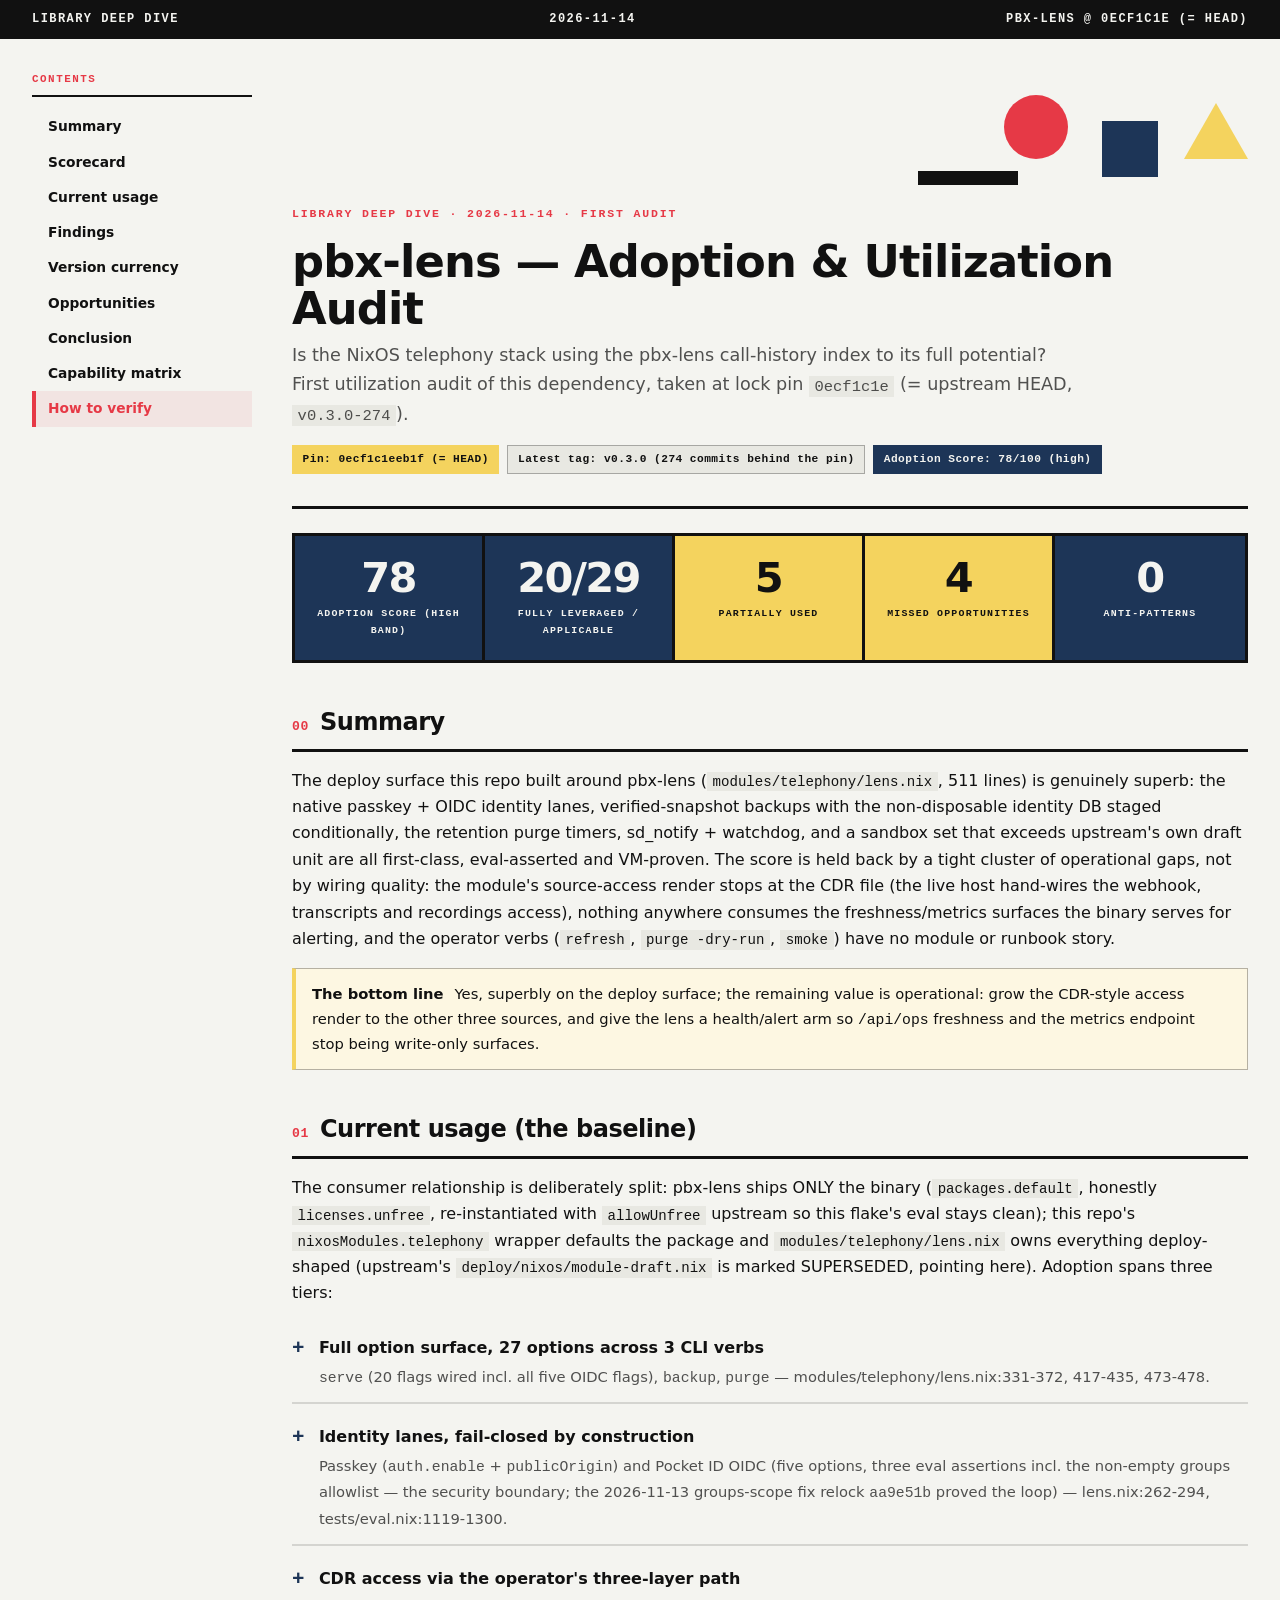
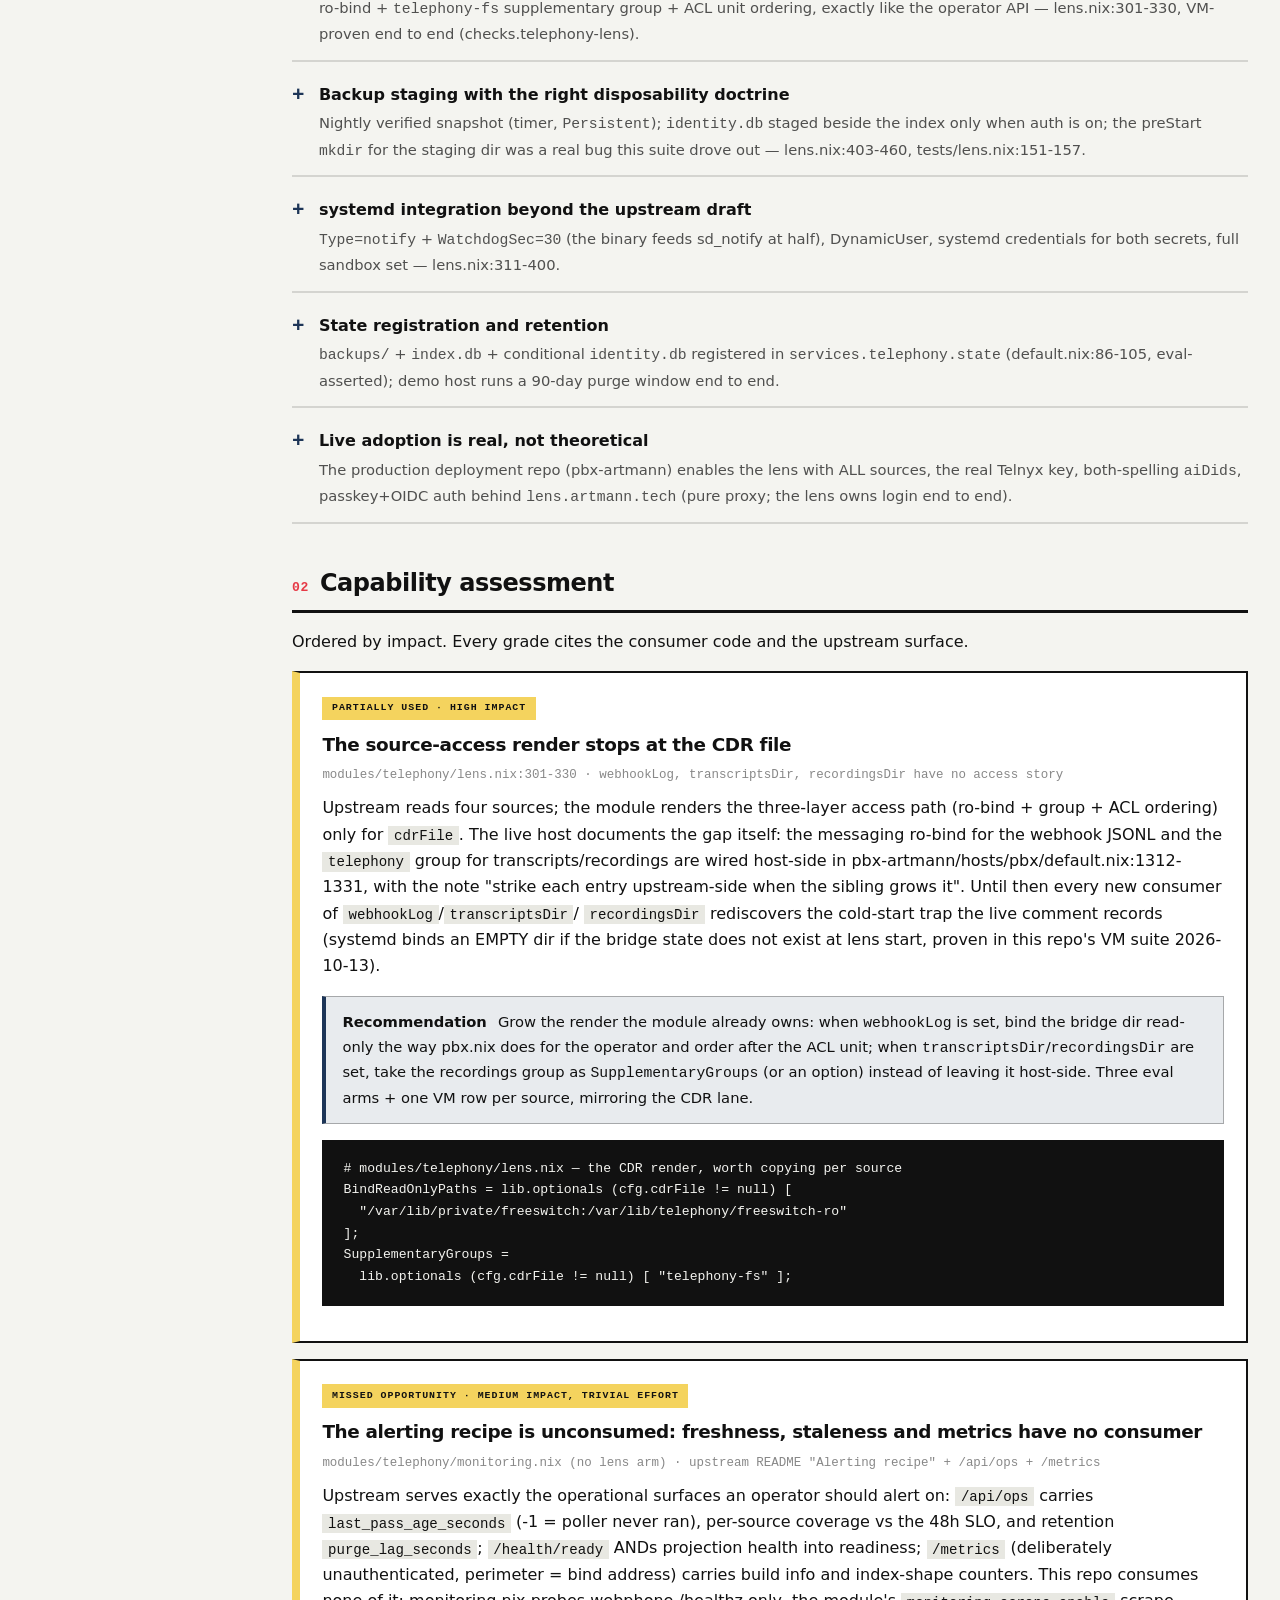
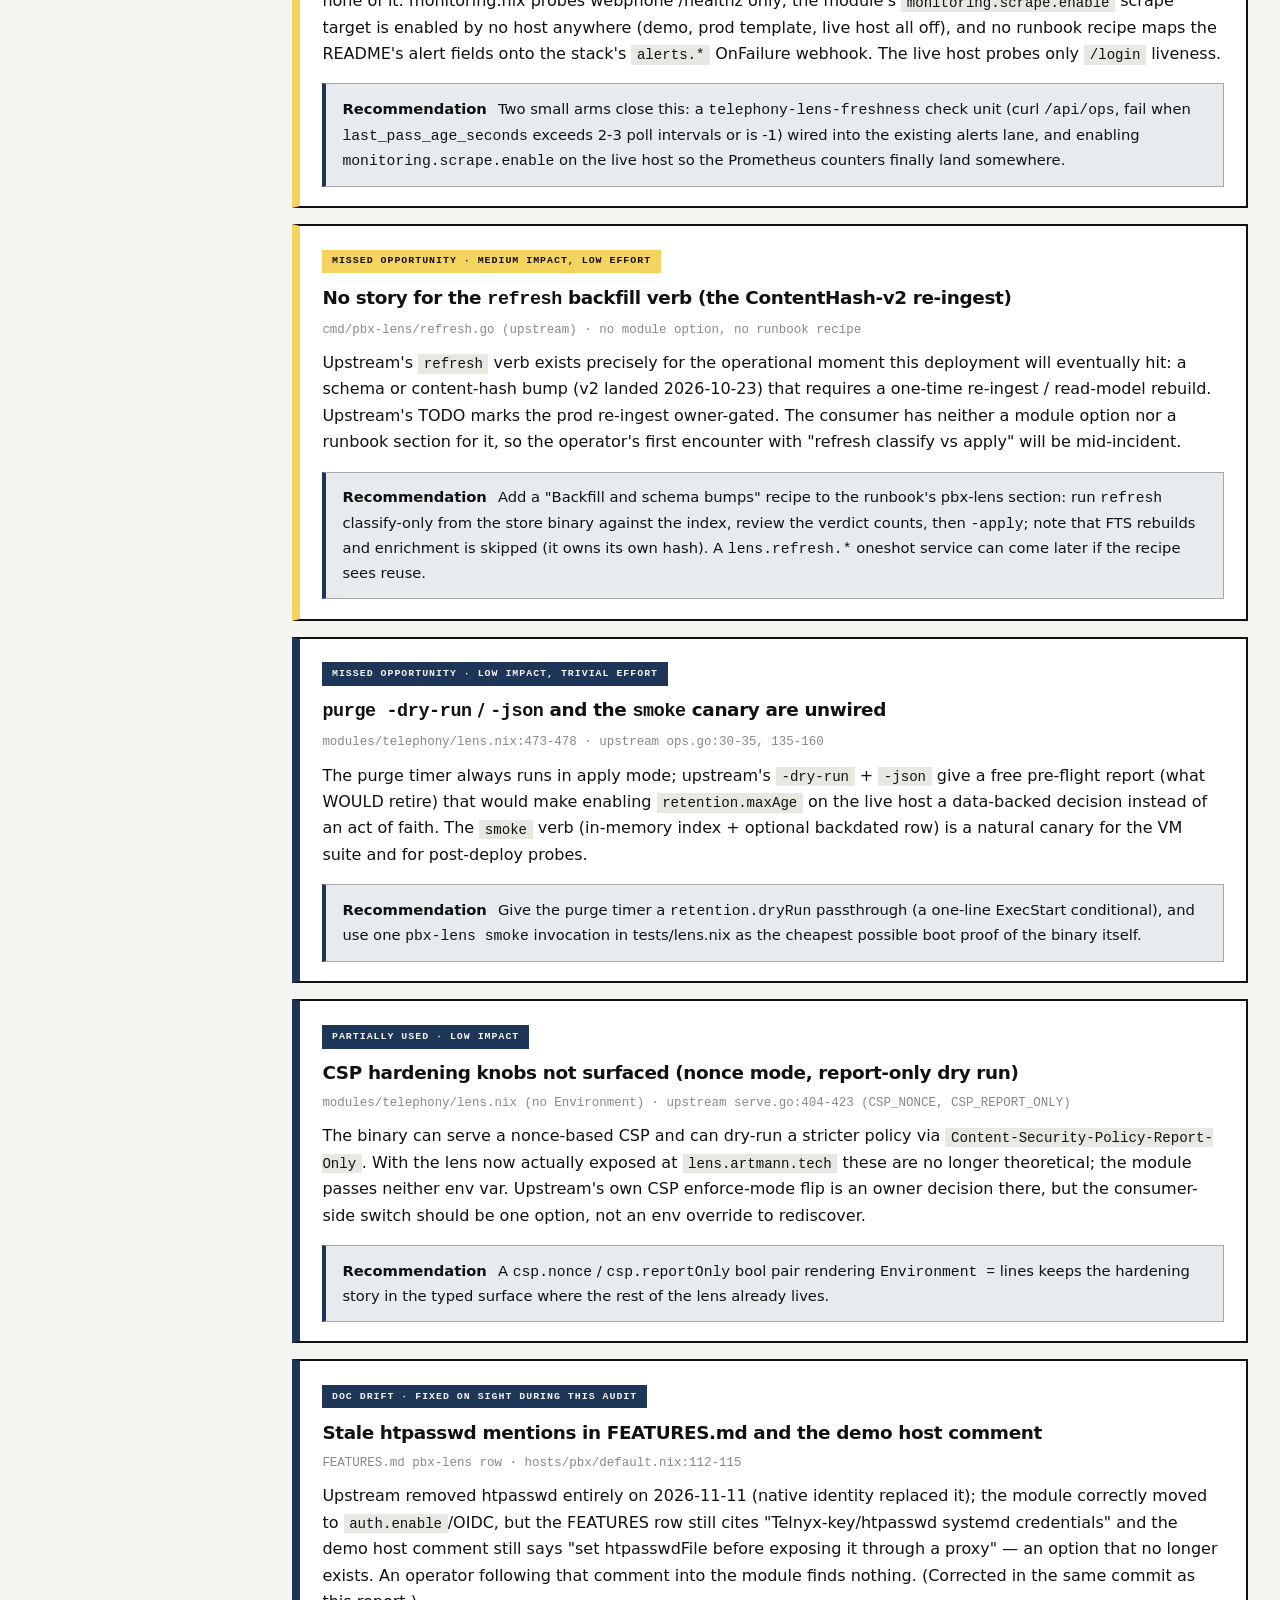
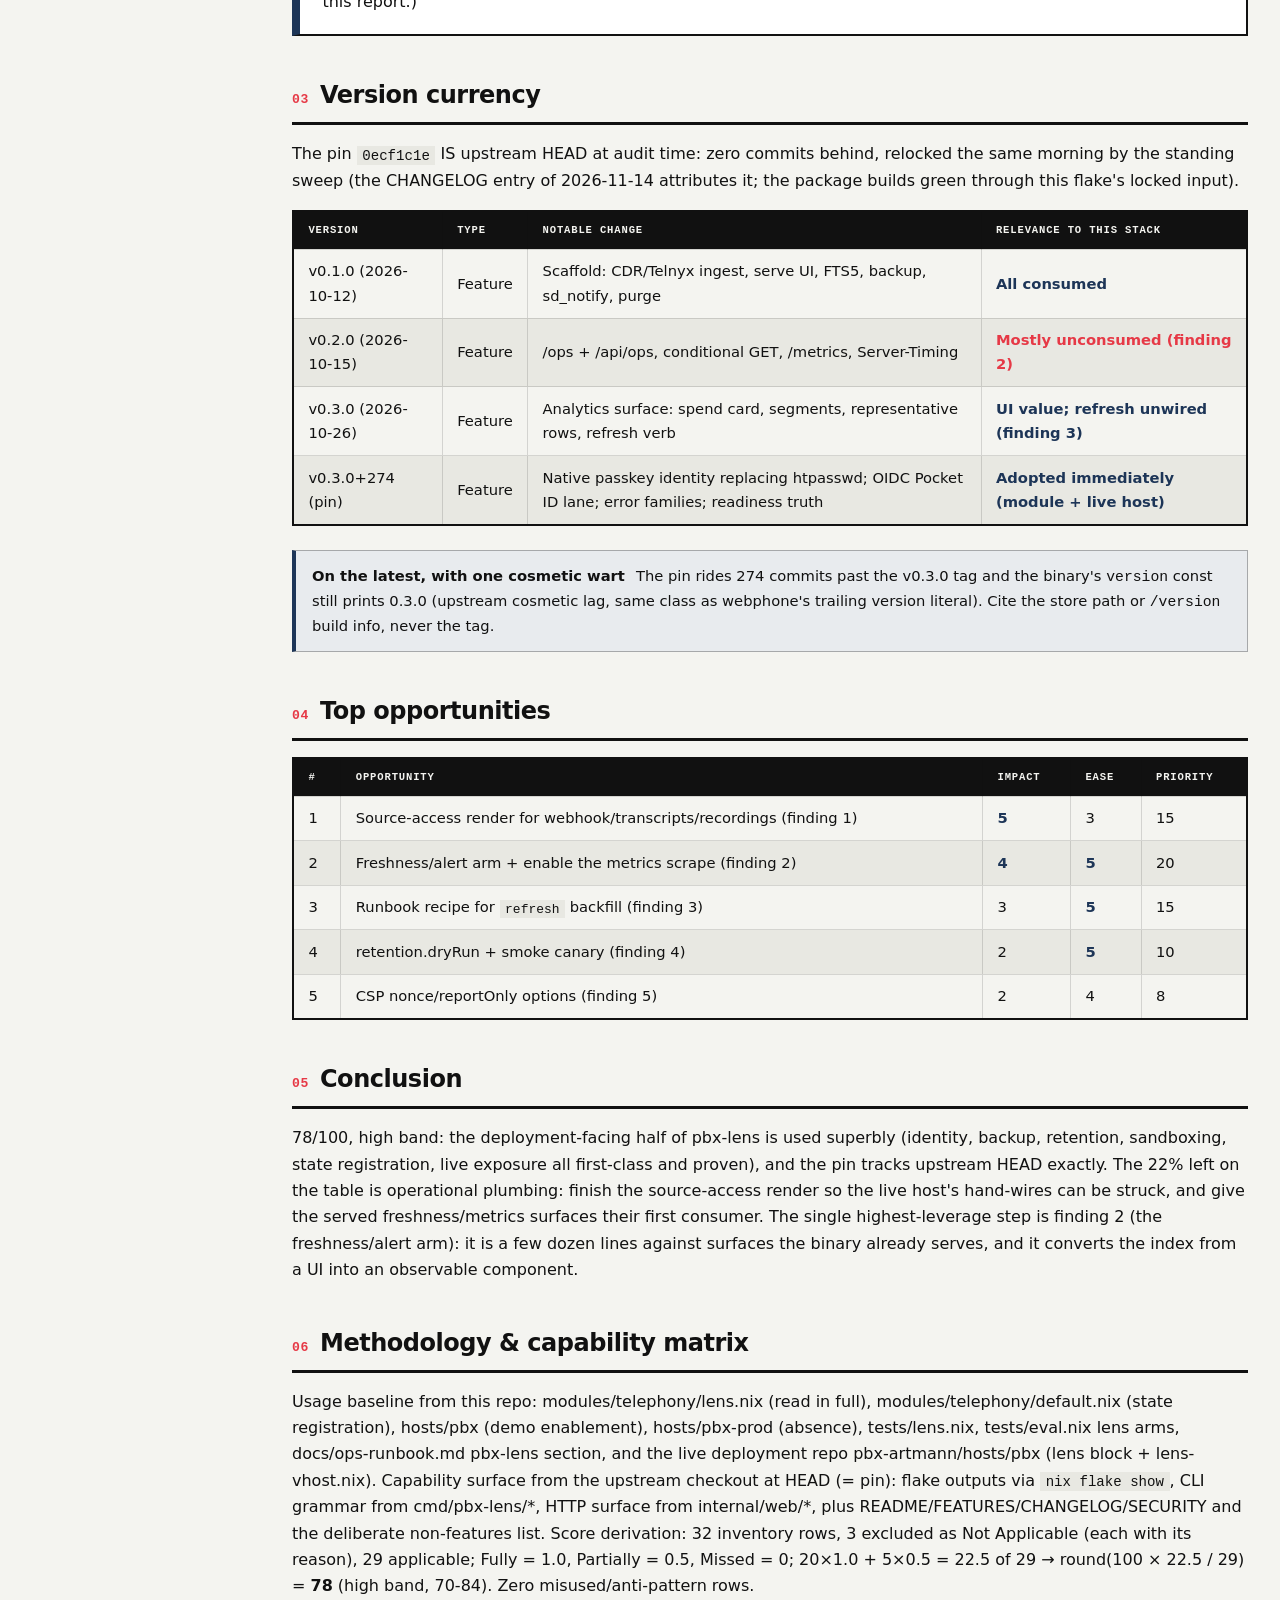
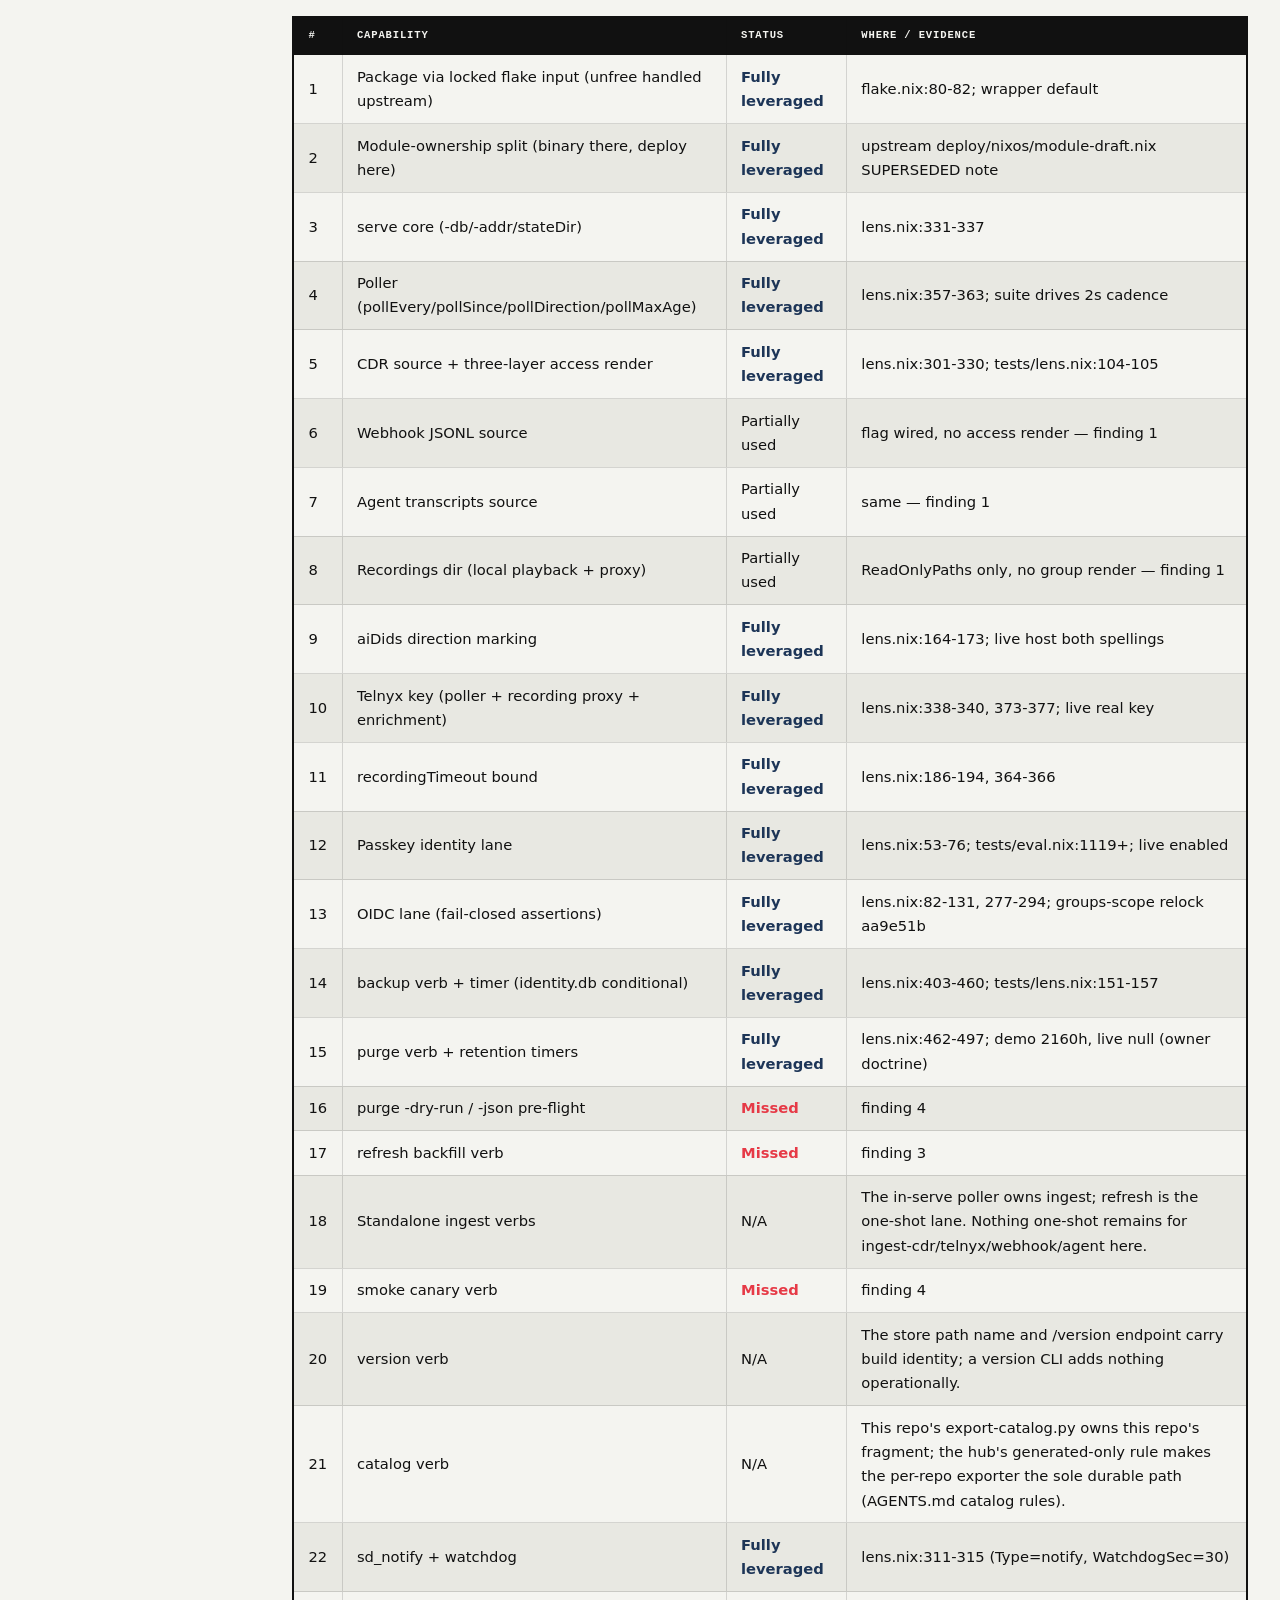
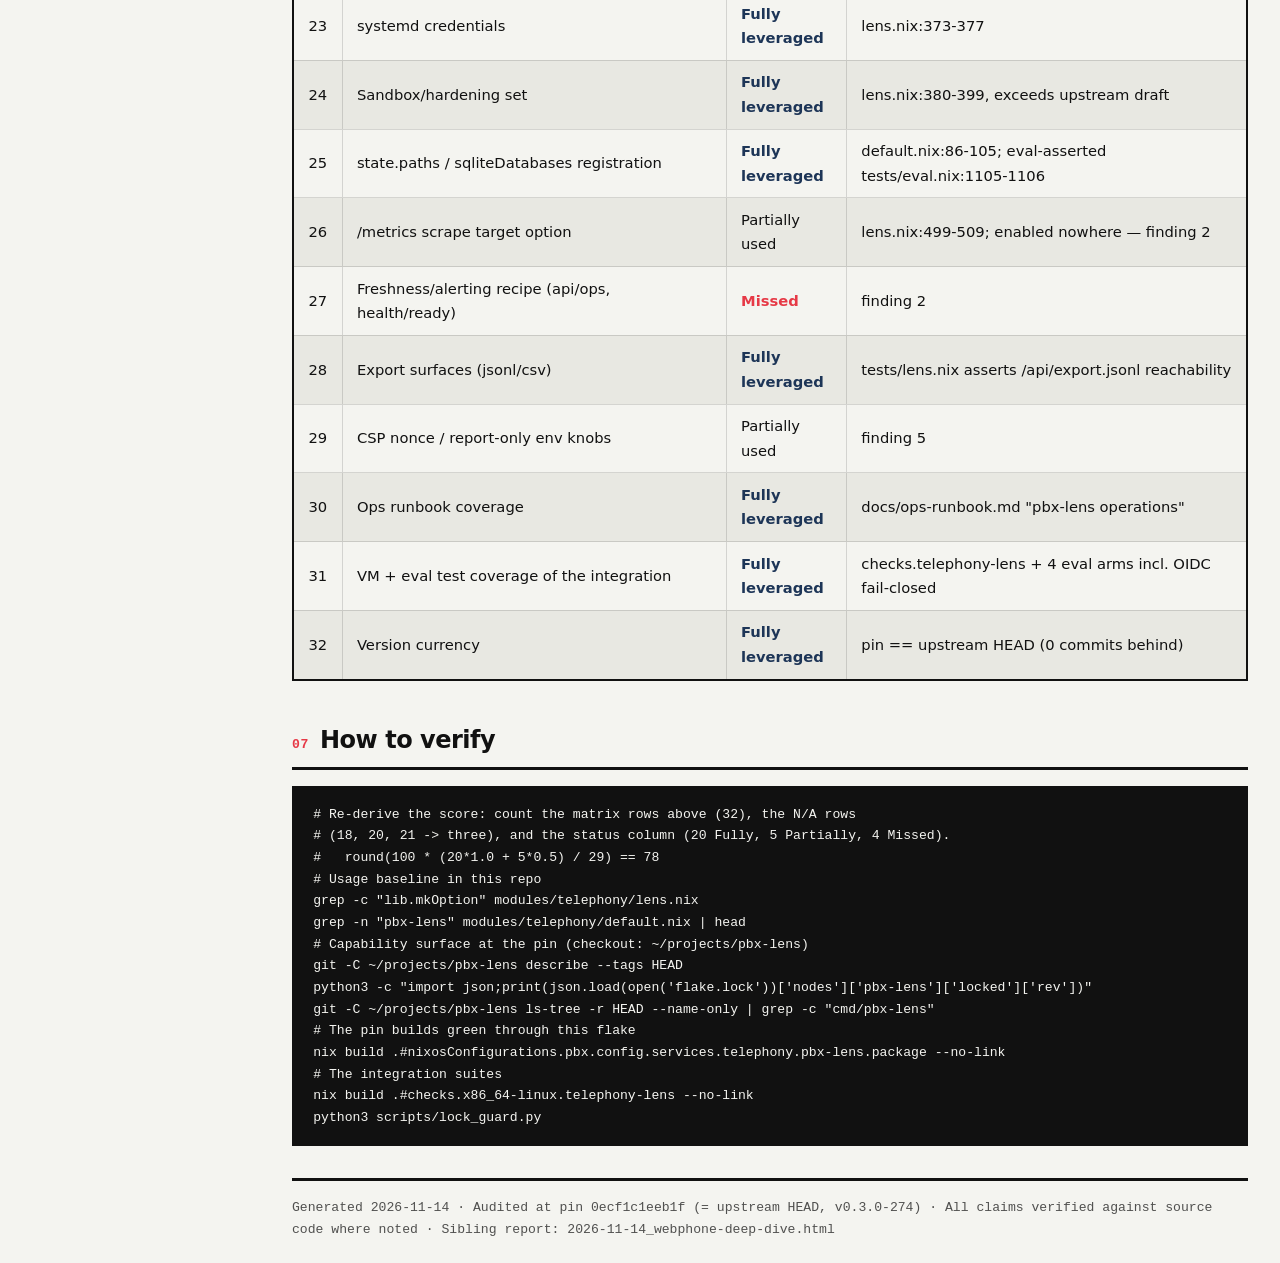
<file: docs/research/2026-11-14_pbx-lens-deep-dive.html>
<!doctype html>
<html lang="en">
  <head>
    <meta charset="UTF-8" />
    <meta name="viewport" content="width=device-width, initial-scale=1.0" />
    <title>pbx-lens — Adoption & Utilization Audit (2026-11-14)</title>
    <style>
      /* =========================================================================
         BAUHAUS LIGHT — Editorial template
         Design language: form follows function. Primary colors on warm paper.
         Zero external dependencies: system fonts, no CDN, no build step.
         Token architecture: see references/bauhaus-tokens.md
         ========================================================================= */

      :root {
        /* --- Primitive palette (Bauhaus Light) --- */
        --color-paper: #f4f4f0;
        --color-paper-2: #ffffff;
        --color-paper-3: #e8e8e2;
        --color-ink: #111111;
        --color-red: #e63946;
        --color-blue: #1d3557;
        --color-yellow: #f4d35e;
        --color-hairline: rgba(17, 17, 17, 0.14);
        --color-hairline-strong: rgba(17, 17, 17, 0.3);

        /* --- Semantic layer (shared vocabulary with dark template) --- */
        --surface: var(--color-paper);
        --surface-raised: var(--color-paper-2);
        --surface-sunken: var(--color-paper-3);
        --text: var(--color-ink);
        --text-muted: rgba(17, 17, 17, 0.72);
        --text-faint: rgba(17, 17, 17, 0.5);
        --border: var(--color-hairline);
        --border-strong: var(--color-hairline-strong);
        --accent: var(--color-red);
        --problem: var(--color-red);
        --solution: var(--color-blue);
        --warning: var(--color-yellow);

        /* --- Backward-compatible aliases (do not break consumer skills) --- */
        --bg: var(--surface);
        --bg-elevated: var(--surface-raised);
        --bg-sunken: var(--surface-sunken);
        --bg-card: var(--surface-raised);
        --bg-code: var(--surface-sunken);
        --ink: var(--text);
        --ink-secondary: var(--text-muted);
        --ink-muted: var(--text-faint);
        --rose: var(--problem);
        --rose-glow: color-mix(in srgb, var(--problem) 15%, transparent);
        --emerald: var(--solution);
        --emerald-glow: color-mix(in srgb, var(--solution) 15%, transparent);
        --amber: var(--warning);
        --amber-glow: color-mix(in srgb, var(--warning) 15%, transparent);
        --amber-light: color-mix(in srgb, var(--warning) 22%, transparent);
        --coral: var(--problem);
        --coral-light: color-mix(in srgb, var(--problem) 12%, transparent);
        --teal: var(--solution);
        --teal-light: color-mix(in srgb, var(--solution) 12%, transparent);

        /* --- Shape --- */
        --radius: 0px;
        --radius-sm: 0px;

        /* --- Type stacks (system only — zero external fonts) --- */
        --font-heading:
          ui-sans-serif, system-ui, -apple-system, BlinkMacSystemFont,
          "Segoe UI", Roboto, Helvetica, Arial, sans-serif;
        --font-body:
          ui-sans-serif, system-ui, -apple-system, BlinkMacSystemFont,
          "Segoe UI", Roboto, Helvetica, Arial, sans-serif;
        --font-mono:
          ui-monospace, "Cascadia Code", "Source Code Pro", "JetBrains Mono",
          Menlo, Consolas, monospace;
      }

      * {
        box-sizing: border-box;
        margin: 0;
        padding: 0;
      }
      html {
        scroll-behavior: smooth;
      }
      section[id],
      [id] {
        scroll-margin-top: 60px;
      }

      body {
        background: var(--surface);
        color: var(--text);
        font-family: var(--font-body);
        font-size: 16px;
        line-height: 1.65;
        -webkit-font-smoothing: antialiased;
        -moz-osx-font-smoothing: grayscale;
      }

      /* --- Accessibility: keyboard focus --- */
      :focus-visible {
        outline: 2px solid var(--accent);
        outline-offset: 2px;
      }
      a:focus-visible {
        outline-offset: -1px;
      }

      /* --- Full-bleed top bar --- */
      .top-bar {
        background: var(--text);
        color: var(--surface);
        padding: 0.6rem 2rem;
        font-family: var(--font-mono);
        font-size: 0.75rem;
        font-weight: 700;
        letter-spacing: 0.12em;
        text-transform: uppercase;
        display: flex;
        justify-content: space-between;
        align-items: center;
      }

      /* --- Layout: optional sticky sidebar TOC --- */
      .layout {
        display: flex;
        gap: 2.5rem;
        padding: 2rem;
      }
      .sidebar {
        width: 220px;
        flex-shrink: 0;
        position: sticky;
        top: 1rem;
        align-self: flex-start;
        height: calc(100vh - 2rem);
        overflow-y: auto;
        display: none;
      }
      .sidebar nav {
        display: flex;
        flex-direction: column;
        gap: 0;
      }
      .sidebar .label {
        font-family: var(--font-mono);
        font-size: 0.68rem;
        font-weight: 700;
        text-transform: uppercase;
        letter-spacing: 0.14em;
        color: var(--accent);
        margin-bottom: 0.75rem;
        padding-bottom: 0.4rem;
        border-bottom: 2px solid var(--text);
      }
      .sidebar a {
        font-size: 0.86rem;
        color: var(--text);
        text-decoration: none;
        padding: 0.5rem 0.75rem;
        border-left: 4px solid transparent;
        font-weight: 600;
        transition: all 0.15s ease;
        line-height: 1.4;
      }
      .sidebar a:hover,
      .sidebar a.active {
        border-left-color: var(--accent);
        background: color-mix(in srgb, var(--accent) 8%, transparent);
        color: var(--accent);
      }
      .main {
        flex: 1;
        min-width: 0;
      }

      /* --- Headings --- */
      h1,
      h2,
      h3,
      h4 {
        font-family: var(--font-heading);
        font-weight: 900;
        letter-spacing: -0.02em;
        color: var(--text);
      }
      h1 {
        font-size: clamp(1.9rem, 4.5vw, 2.8rem);
        line-height: 1.05;
        margin: 0 0 0.6rem;
      }
      h2 {
        font-size: 1.5rem;
        margin: 2.5rem 0 1rem;
        padding-bottom: 0.4rem;
        border-bottom: 3px solid var(--text);
        display: flex;
        align-items: baseline;
        gap: 0.7rem;
      }
      h2 .num {
        font-family: var(--font-mono);
        font-size: 0.82rem;
        color: var(--accent);
        font-weight: 700;
        letter-spacing: 0.04em;
      }
      h3 {
        font-size: 1.15rem;
        margin: 0 0 0.4rem;
        font-weight: 700;
      }
      h4 {
        font-size: 1rem;
        margin: 0 0 0.3rem;
        font-weight: 700;
      }
      p {
        margin: 0 0 1rem;
      }

      /* --- Hero --- */
      .hero {
        padding: 1.5rem 0 2rem;
        margin-bottom: 1.5rem;
        border-bottom: 3px solid var(--text);
      }
      .eyebrow {
        font-family: var(--font-mono);
        font-size: 0.72rem;
        font-weight: 700;
        text-transform: uppercase;
        letter-spacing: 0.16em;
        color: var(--accent);
        margin-bottom: 0.9rem;
      }
      .subtitle {
        font-size: 1.1rem;
        color: var(--text-muted);
        max-width: 70ch;
        margin: 0 0 1rem;
      }
      .meta {
        display: flex;
        flex-wrap: wrap;
        gap: 0.5rem;
      }
      .tag {
        display: inline-block;
        font-family: var(--font-mono);
        font-size: 0.7rem;
        font-weight: 700;
        letter-spacing: 0.04em;
        padding: 0.25rem 0.6rem;
        background: var(--surface-sunken);
        color: var(--text);
        border: 1px solid var(--border-strong);
      }
      .tag.amber {
        background: var(--warning);
        border-color: var(--warning);
        color: var(--text);
      }
      .tag.teal {
        background: var(--solution);
        border-color: var(--solution);
        color: var(--surface);
      }

      /* Bauhaus signature: geometric shape cluster (optional) */
      .hero-shapes {
        position: relative;
        height: 90px;
        margin-bottom: 1.2rem;
      }
      .hero-shapes .circle {
        position: absolute;
        top: 0;
        right: 180px;
        width: 64px;
        height: 64px;
        background: var(--problem);
        border-radius: 50%;
      }
      .hero-shapes .square {
        position: absolute;
        top: 26px;
        right: 90px;
        width: 56px;
        height: 56px;
        background: var(--solution);
      }
      .hero-shapes .tri {
        position: absolute;
        top: 8px;
        right: 0;
        width: 0;
        height: 0;
        border-left: 32px solid transparent;
        border-right: 32px solid transparent;
        border-bottom: 56px solid var(--warning);
      }
      .hero-shapes .bar {
        position: absolute;
        bottom: 0;
        right: 230px;
        width: 100px;
        height: 14px;
        background: var(--text);
      }

      /* --- Scorecard / stat cards --- */
      .scorecard,
      .stat-grid {
        display: grid;
        grid-template-columns: repeat(auto-fit, minmax(160px, 1fr));
        gap: 0;
        margin: 1.5rem 0 2rem;
        border: 3px solid var(--text);
      }
      .score-card,
      .stat-card {
        padding: 1.3rem 1rem;
        text-align: center;
        border-right: 3px solid var(--text);
        background: var(--surface-raised);
      }
      .score-card:last-child,
      .stat-card:last-child {
        border-right: none;
      }

      .score,
      .stat-value {
        font-family: var(--font-heading);
        font-size: 2.6rem;
        font-weight: 900;
        line-height: 1;
        letter-spacing: -0.04em;
      }
      .score-card .label,
      .stat-label {
        font-family: var(--font-mono);
        font-size: 0.62rem;
        font-weight: 700;
        text-transform: uppercase;
        letter-spacing: 0.12em;
        margin-top: 0.5rem;
      }
      /* Semantic state classes — no nth-child decoration, no !important */
      .score-good,
      .stat-good {
        background: var(--solution);
        color: var(--surface);
      }
      .score-warn,
      .stat-warn {
        background: var(--warning);
        color: var(--text);
      }
      .score-bad,
      .stat-bad {
        background: var(--problem);
        color: var(--surface);
      }

      /* --- General cards --- */
      .card {
        background: var(--surface-raised);
        border: 2px solid var(--text);
        padding: 1.2rem 1.4rem;
        margin-bottom: 1rem;
        border-left: 8px solid var(--border-strong);
      }
      .card-problem {
        border-left-color: var(--problem);
      }
      .card-solution {
        border-left-color: var(--solution);
      }
      .card-warning {
        border-left-color: var(--warning);
      }

      /* --- Issue cards --- */
      .issue {
        background: var(--surface-raised);
        border: 2px solid var(--text);
        padding: 1.2rem 1.4rem;
        margin-bottom: 1rem;
        border-left: 8px solid var(--border-strong);
      }
      .issue-critical {
        border-left-color: var(--problem);
      }
      .issue-important {
        border-left-color: var(--warning);
      }
      .issue-nice {
        border-left-color: var(--solution);
      }
      .issue h3 {
        margin-bottom: 0.3rem;
      }
      .issue .where {
        font-family: var(--font-mono);
        font-size: 0.78rem;
        color: var(--text-faint);
        margin: 0.2rem 0 0.6rem;
      }
      .issue p:last-child {
        margin-bottom: 0;
      }

      /* --- Severity badges --- */
      .severity {
        display: inline-block;
        font-family: var(--font-mono);
        font-size: 0.62rem;
        font-weight: 700;
        letter-spacing: 0.1em;
        text-transform: uppercase;
        padding: 0.22rem 0.6rem;
        margin-bottom: 0.6rem;
        color: var(--surface);
      }
      .severity-critical {
        background: var(--problem);
      }
      .severity-important {
        background: var(--warning);
        color: var(--text);
      }
      .severity-nice {
        background: var(--solution);
      }

      /* --- Inline badges --- */
      .badge {
        display: inline-block;
        font-family: var(--font-mono);
        font-size: 0.62rem;
        font-weight: 700;
        letter-spacing: 0.06em;
        text-transform: uppercase;
        padding: 0.2rem 0.55rem;
        border: 1px solid var(--text);
        color: var(--text);
      }
      .badge-critical {
        background: var(--problem);
        color: var(--surface);
      }
      .badge-high {
        background: var(--warning);
      }
      .badge-medium {
        background: var(--surface-sunken);
      }
      .badge-low {
        background: var(--surface-raised);
        color: var(--text-muted);
      }
      .badge-fixed {
        background: var(--solution);
        color: var(--surface);
      }

      /* --- Callouts --- */
      .callout {
        margin: 0.8rem 0 0;
        padding: 0.8rem 1rem;
        border: 1px solid var(--border-strong);
        border-left: 4px solid var(--border-strong);
        background: var(--surface-sunken);
        font-size: 0.92rem;
      }
      .callout strong {
        display: inline-block;
        margin-right: 0.4rem;
      }
      .callout-teal,
      .callout-solution {
        border-left-color: var(--solution);
        background: color-mix(
          in srgb,
          var(--solution) 10%,
          var(--surface-raised)
        );
      }
      .callout-amber,
      .callout-warning {
        border-left-color: var(--warning);
        background: color-mix(
          in srgb,
          var(--warning) 18%,
          var(--surface-raised)
        );
      }

      /* --- Strengths --- */
      .strengths {
        display: grid;
        gap: 0.5rem;
        margin: 1rem 0 1.5rem;
      }
      .strength {
        display: grid;
        grid-template-columns: auto 1fr;
        gap: 0.9rem;
        padding: 0.75rem 0;
        border-bottom: 2px solid var(--border);
      }
      .strength .check {
        font-family: var(--font-mono);
        font-weight: 900;
        color: var(--solution);
        font-size: 1.3rem;
        line-height: 1.3;
      }
      .strength .text strong {
        display: block;
        margin-bottom: 0.15rem;
      }
      .strength .text span {
        color: var(--text-muted);
        font-size: 0.92rem;
      }

      /* --- Tables --- */
      .table-wrap {
        overflow-x: auto;
      }
      table {
        width: 100%;
        border-collapse: collapse;
        margin: 1rem 0 1.5rem;
        font-size: 0.92rem;
        border: 2px solid var(--text);
      }
      th {
        text-align: left;
        padding: 0.6rem 0.9rem;
        background: var(--text);
        color: var(--surface);
        font-family: var(--font-mono);
        font-size: 0.66rem;
        font-weight: 700;
        letter-spacing: 0.08em;
        text-transform: uppercase;
        border-right: 1px solid var(--border-strong);
      }
      th:last-child {
        border-right: none;
      }
      td {
        padding: 0.6rem 0.9rem;
        border-top: 1px solid var(--border);
        border-right: 1px solid var(--border);
      }
      td:last-child {
        border-right: none;
      }
      tr:nth-child(even) td {
        background: var(--surface-sunken);
      }
      table.compare td.yes {
        color: var(--solution);
        font-weight: 700;
      }
      table.compare td.no {
        color: var(--problem);
        font-weight: 700;
      }

      /* --- Code blocks + syntax highlighting --- */
      pre {
        background: var(--text);
        color: var(--surface);
        padding: 1rem 1.2rem;
        margin: 1rem 0;
        font-family: var(--font-mono);
        font-size: 0.82rem;
        line-height: 1.65;
        overflow-x: auto;
        border: 2px solid var(--text);
      }
      code {
        font-family: var(--font-mono);
      }
      p code,
      li code,
      td code {
        font-size: 0.88em;
        background: var(--surface-sunken);
        padding: 0.1rem 0.35rem;
      }
      .tok-keyword {
        color: var(--warning);
      }
      .tok-type {
        color: var(--warning);
      }
      .tok-string {
        color: #95e1d3;
      }
      .tok-comment {
        color: rgba(244, 244, 240, 0.45);
        font-style: italic;
      }
      .tok-func {
        color: #6eb5ff;
      }
      .tok-number {
        color: var(--warning);
      }
      .tok-generic {
        color: var(--problem);
      }
      .tok-builtin {
        color: #6eb5ff;
      }
      .tok-punct {
        color: rgba(244, 244, 240, 0.7);
      }
      .tok-attr {
        color: var(--warning);
      }

      /* --- Dependency tree / ASCII diagrams --- */
      .dep-tree {
        background: var(--surface-sunken);
        border: 2px solid var(--text);
        padding: 1rem 1.2rem;
        margin: 1rem 0;
        font-family: var(--font-mono);
        font-size: 0.82rem;
        line-height: 1.7;
        white-space: pre;
        overflow-x: auto;
      }
      .dep-tree .root {
        color: var(--accent);
        font-weight: 700;
      }
      .dep-tree .ok {
        color: var(--solution);
      }
      .dep-tree .unwanted {
        color: var(--problem);
      }

      /* --- Inline node-and-arrow diagrams --- */
      .diagram {
        display: flex;
        flex-wrap: wrap;
        align-items: center;
        gap: 0.5rem;
        padding: 1rem;
        margin: 1rem 0;
        background: var(--surface-raised);
        border: 2px solid var(--text);
      }
      .node {
        display: inline-block;
        padding: 0.4rem 0.75rem;
        font-family: var(--font-mono);
        font-size: 0.8rem;
        font-weight: 700;
        background: var(--surface-sunken);
        border: 1px solid var(--text);
      }
      .node-core {
        background: var(--accent);
        color: var(--surface);
      }
      .node-problem {
        background: var(--problem);
        color: var(--surface);
      }
      .node-good {
        background: var(--solution);
        color: var(--surface);
      }
      .arrow {
        color: var(--text-faint);
        font-family: var(--font-mono);
      }

      /* --- Grids --- */
      .grid-2 {
        display: grid;
        grid-template-columns: repeat(2, 1fr);
        gap: 1rem;
        margin: 1rem 0;
      }
      .grid-3 {
        display: grid;
        grid-template-columns: repeat(3, 1fr);
        gap: 1rem;
        margin: 1rem 0;
      }

      /* --- Inline TOC --- */
      .toc {
        background: var(--surface-raised);
        border: 2px solid var(--text);
        border-left: 6px solid var(--accent);
        padding: 1rem 1.3rem;
        margin: 1rem 0 1.5rem;
      }
      .toc h3 {
        margin-bottom: 0.5rem;
      }
      .toc ul {
        list-style: none;
        padding: 0;
      }
      .toc li {
        margin: 0.25rem 0;
      }
      .toc a {
        color: var(--text);
        text-decoration: none;
        font-size: 0.92rem;
        font-weight: 600;
      }
      .toc a:hover {
        color: var(--accent);
      }

      /* --- Migration / numbered steps --- */
      .migration-step {
        display: grid;
        grid-template-columns: 56px 1fr;
        gap: 1rem;
        margin: 1rem 0;
        padding: 1.1rem;
        background: var(--surface-raised);
        border: 2px solid var(--text);
        border-left: 6px solid var(--accent);
      }
      .migration-num {
        font-family: var(--font-mono);
        font-weight: 900;
        font-size: 1.8rem;
        color: var(--accent);
        line-height: 1;
      }
      .migration-content h4 {
        margin-bottom: 0.2rem;
      }
      .migration-content p {
        margin-bottom: 0;
        color: var(--text-muted);
        font-size: 0.94rem;
      }

      /* --- Before/After comparison --- */
      .compare-header {
        display: grid;
        grid-template-columns: 1fr 1fr;
        gap: 0.75rem;
        margin: 1rem 0 0.5rem;
      }
      .compare-before,
      .compare-after {
        font-family: var(--font-mono);
        font-size: 0.7rem;
        font-weight: 700;
        text-transform: uppercase;
        letter-spacing: 0.1em;
        padding: 0.4rem 0.7rem;
        color: var(--surface);
      }
      .compare-before {
        background: var(--problem);
      }
      .compare-after {
        background: var(--solution);
      }
      .compare-row {
        display: grid;
        grid-template-columns: 1fr 1fr;
        gap: 0.75rem;
        margin-bottom: 1rem;
      }
      .compare-row pre {
        margin: 0;
      }

      /* --- Footer --- */
      .footer {
        margin-top: 2rem;
        padding-top: 1rem;
        border-top: 3px solid var(--text);
        font-size: 0.82rem;
        color: var(--text-muted);
        font-family: var(--font-mono);
      }

      /* --- Responsive --- */
      @media (min-width: 1024px) {
        .sidebar {
          display: block;
        }
      }
      @media (max-width: 768px) {
        .layout {
          flex-direction: column;
          padding: 1rem;
        }
        .top-bar {
          padding: 0.6rem 1rem;
          flex-wrap: wrap;
          gap: 0.3rem;
        }
        .grid-2,
        .grid-3 {
          grid-template-columns: 1fr;
        }
        .compare-header,
        .compare-row {
          grid-template-columns: 1fr;
        }
        .scorecard,
        .stat-grid {
          grid-template-columns: repeat(2, 1fr);
        }
        .score-card:nth-child(2),
        .stat-card:nth-child(2) {
          border-right: none;
        }
        .score-card:nth-child(1),
        .stat-card:nth-child(1),
        .score-card:nth-child(2),
        .stat-card:nth-child(2) {
          border-bottom: 3px solid var(--text);
        }
        .migration-step {
          grid-template-columns: 1fr;
        }
        .hero-shapes {
          display: none;
        }
      }
    </style>
  </head>
  <body>
    <!-- Full-bleed top bar (optional — remove for quieter reports) -->
    <div class="top-bar">
      <span>LIBRARY DEEP DIVE</span>
      <span>2026-11-14</span>
      <span>pbx-lens @ 0ecf1c1e (= HEAD)</span>
    </div>

    <div class="layout">
      <!-- Sidebar TOC (hidden below 1024px; use inline .toc if you prefer) -->
      <aside class="sidebar" data-nav>
        <nav>
          <div class="label">Contents</div>
          <a href="#summary">Summary</a>
          <a href="#scorecard">Scorecard</a>
          <a href="#usage">Current usage</a>
          <a href="#findings">Findings</a>
          <a href="#version">Version currency</a>
          <a href="#opportunities">Opportunities</a>
          <a href="#conclusion">Conclusion</a>
          <a href="#matrix">Capability matrix</a>
          <a href="#verify">How to verify</a>
        </nav>
      </aside>

      <!-- Main content -->
      <main class="main">
        <header class="hero">
  <div class="hero-shapes">
    <div class="bar"></div>
    <div class="circle"></div>
    <div class="square"></div>
    <div class="tri"></div>
  </div>
  <div class="eyebrow">LIBRARY DEEP DIVE &middot; 2026-11-14 &middot; FIRST AUDIT</div>
  <h1>pbx-lens — Adoption &amp; Utilization Audit</h1>
  <p class="subtitle">
    Is the NixOS telephony stack using the pbx-lens call-history index to its
    full potential? First utilization audit of this dependency, taken at lock
    pin <code>0ecf1c1e</code> (= upstream HEAD, <code>v0.3.0-274</code>).
  </p>
  <div class="meta">
    <span class="tag amber">Pin: 0ecf1c1eeb1f (= HEAD)</span>
    <span class="tag">Latest tag: v0.3.0 (274 commits behind the pin)</span>
    <span class="tag teal">Adoption Score: 78/100 (high)</span>
  </div>
</header>

<section id="scorecard" class="scorecard">
  <div class="score-card score-good">
    <div class="score">78</div>
    <div class="label">Adoption score (high band)</div>
  </div>
  <div class="score-card score-good">
    <div class="score">20/29</div>
    <div class="label">Fully leveraged / applicable</div>
  </div>
  <div class="score-card score-warn">
    <div class="score">5</div>
    <div class="label">Partially used</div>
  </div>
  <div class="score-card score-warn">
    <div class="score">4</div>
    <div class="label">Missed opportunities</div>
  </div>
  <div class="score-card score-good">
    <div class="score">0</div>
    <div class="label">Anti-patterns</div>
  </div>
</section>

<section id="summary">
  <h2><span class="num">00</span>Summary</h2>
  <p>
    The deploy surface this repo built around pbx-lens
    (<code>modules/telephony/lens.nix</code>, 511 lines) is genuinely superb:
    the native passkey + OIDC identity lanes, verified-snapshot backups with
    the non-disposable identity DB staged conditionally, the retention purge
    timers, sd_notify + watchdog, and a sandbox set that exceeds upstream's
    own draft unit are all first-class, eval-asserted and VM-proven. The
    score is held back by a tight cluster of operational gaps, not by
    wiring quality: the module's source-access render stops at the CDR file
    (the live host hand-wires the webhook, transcripts and recordings
    access), nothing anywhere consumes the freshness/metrics surfaces the
    binary serves for alerting, and the operator verbs
    (<code>refresh</code>, <code>purge -dry-run</code>, <code>smoke</code>)
    have no module or runbook story.
  </p>
  <div class="callout callout-amber">
    <strong>The bottom line</strong>
    Yes, superbly on the deploy surface; the remaining value is operational:
    grow the CDR-style access render to the other three sources, and give
    the lens a health/alert arm so <code>/api/ops</code> freshness and the
    metrics endpoint stop being write-only surfaces.
  </div>
</section>

<section id="usage">
  <h2><span class="num">01</span>Current usage (the baseline)</h2>
  <p>
    The consumer relationship is deliberately split: pbx-lens ships ONLY the
    binary (<code>packages.default</code>, honestly
    <code>licenses.unfree</code>, re-instantiated with
    <code>allowUnfree</code> upstream so this flake's eval stays clean);
    this repo's <code>nixosModules.telephony</code> wrapper defaults the
    package and <code>modules/telephony/lens.nix</code> owns everything
    deploy-shaped (upstream's <code>deploy/nixos/module-draft.nix</code> is
    marked SUPERSEDED, pointing here). Adoption spans three tiers:
  </p>
  <div class="strengths">
    <div class="strength">
      <div class="check">+</div>
      <div class="text">
        <strong>Full option surface, 27 options across 3 CLI verbs</strong>
        <span><code>serve</code> (20 flags wired incl. all five OIDC flags), <code>backup</code>, <code>purge</code> — modules/telephony/lens.nix:331-372, 417-435, 473-478.</span>
      </div>
    </div>
    <div class="strength">
      <div class="check">+</div>
      <div class="text">
        <strong>Identity lanes, fail-closed by construction</strong>
        <span>Passkey (<code>auth.enable</code> + <code>publicOrigin</code>) and Pocket ID OIDC (five options, three eval assertions incl. the non-empty groups allowlist — the security boundary; the 2026-11-13 groups-scope fix relock <code>aa9e51b</code> proved the loop) — lens.nix:262-294, tests/eval.nix:1119-1300.</span>
      </div>
    </div>
    <div class="strength">
      <div class="check">+</div>
      <div class="text">
        <strong>CDR access via the operator's three-layer path</strong>
        <span>ro-bind + <code>telephony-fs</code> supplementary group + ACL unit ordering, exactly like the operator API — lens.nix:301-330, VM-proven end to end (checks.telephony-lens).</span>
      </div>
    </div>
    <div class="strength">
      <div class="check">+</div>
      <div class="text">
        <strong>Backup staging with the right disposability doctrine</strong>
        <span>Nightly verified snapshot (timer, <code>Persistent</code>); <code>identity.db</code> staged beside the index only when auth is on; the preStart <code>mkdir</code> for the staging dir was a real bug this suite drove out — lens.nix:403-460, tests/lens.nix:151-157.</span>
      </div>
    </div>
    <div class="strength">
      <div class="check">+</div>
      <div class="text">
        <strong>systemd integration beyond the upstream draft</strong>
        <span><code>Type=notify</code> + <code>WatchdogSec=30</code> (the binary feeds sd_notify at half), DynamicUser, systemd credentials for both secrets, full sandbox set — lens.nix:311-400.</span>
      </div>
    </div>
    <div class="strength">
      <div class="check">+</div>
      <div class="text">
        <strong>State registration and retention</strong>
        <span><code>backups/</code> + <code>index.db</code> + conditional <code>identity.db</code> registered in <code>services.telephony.state</code> (default.nix:86-105, eval-asserted); demo host runs a 90-day purge window end to end.</span>
      </div>
    </div>
    <div class="strength">
      <div class="check">+</div>
      <div class="text">
        <strong>Live adoption is real, not theoretical</strong>
        <span>The production deployment repo (pbx-artmann) enables the lens with ALL sources, the real Telnyx key, both-spelling <code>aiDids</code>, passkey+OIDC auth behind <code>lens.artmann.tech</code> (pure proxy; the lens owns login end to end).</span>
      </div>
    </div>
  </div>
</section>

<section id="findings">
  <h2><span class="num">02</span>Capability assessment</h2>
  <p>Ordered by impact. Every grade cites the consumer code and the upstream surface.</p>

  <div class="issue issue-important" id="lens-f1">
    <span class="severity severity-important">Partially Used &middot; High impact</span>
    <h3>The source-access render stops at the CDR file</h3>
    <div class="where">modules/telephony/lens.nix:301-330 &middot; webhookLog, transcriptsDir, recordingsDir have no access story</div>
    <p>
      Upstream reads four sources; the module renders the three-layer access
      path (ro-bind + group + ACL ordering) only for <code>cdrFile</code>.
      The live host documents the gap itself: the messaging ro-bind for the
      webhook JSONL and the <code>telephony</code> group for
      transcripts/recordings are wired host-side in
      pbx-artmann/hosts/pbx/default.nix:1312-1331, with the note "strike
      each entry upstream-side when the sibling grows it". Until then every
      new consumer of <code>webhookLog</code>/<code>transcriptsDir</code>/
      <code>recordingsDir</code> rediscovers the cold-start trap the live
      comment records (systemd binds an EMPTY dir if the bridge state does
      not exist at lens start, proven in this repo's VM suite 2026-10-13).
    </p>
    <div class="callout callout-teal">
      <strong>Recommendation</strong>
      Grow the render the module already owns: when <code>webhookLog</code>
      is set, bind the bridge dir read-only the way pbx.nix does for the
      operator and order after the ACL unit; when
      <code>transcriptsDir</code>/<code>recordingsDir</code> are set, take
      the recordings group as <code>SupplementaryGroups</code> (or an
      option) instead of leaving it host-side. Three eval arms + one VM row
      per source, mirroring the CDR lane.
    </div>
    <pre><code># modules/telephony/lens.nix — the CDR render, worth copying per source
BindReadOnlyPaths = lib.optionals (cfg.cdrFile != null) [
  "/var/lib/private/freeswitch:/var/lib/telephony/freeswitch-ro"
];
SupplementaryGroups =
  lib.optionals (cfg.cdrFile != null) [ "telephony-fs" ];</code></pre>
  </div>

  <div class="issue issue-important" id="lens-f2">
    <span class="severity severity-important">Missed Opportunity &middot; Medium impact, trivial effort</span>
    <h3>The alerting recipe is unconsumed: freshness, staleness and metrics have no consumer</h3>
    <div class="where">modules/telephony/monitoring.nix (no lens arm) &middot; upstream README "Alerting recipe" + /api/ops + /metrics</div>
    <p>
      Upstream serves exactly the operational surfaces an operator should
      alert on: <code>/api/ops</code> carries
      <code>last_pass_age_seconds</code> (-1 = poller never ran),
      per-source coverage vs the 48h SLO, and retention
      <code>purge_lag_seconds</code>; <code>/health/ready</code> ANDs
      projection health into readiness; <code>/metrics</code> (deliberately
      unauthenticated, perimeter = bind address) carries build info and
      index-shape counters. This repo consumes none of it: monitoring.nix
      probes webphone /healthz only, the module's
      <code>monitoring.scrape.enable</code> scrape target is enabled by no
      host anywhere (demo, prod template, live host all off), and no runbook
      recipe maps the README's alert fields onto the stack's
      <code>alerts.*</code> OnFailure webhook. The live host probes only
      <code>/login</code> liveness.
    </p>
    <div class="callout callout-teal">
      <strong>Recommendation</strong>
      Two small arms close this: a <code>telephony-lens-freshness</code>
      check unit (curl <code>/api/ops</code>, fail when
      <code>last_pass_age_seconds</code> exceeds 2-3 poll intervals or is
      -1) wired into the existing alerts lane, and enabling
      <code>monitoring.scrape.enable</code> on the live host so the
      Prometheus counters finally land somewhere.
    </div>
  </div>

  <div class="issue issue-important" id="lens-f3">
    <span class="severity severity-important">Missed Opportunity &middot; Medium impact, low effort</span>
    <h3>No story for the <code>refresh</code> backfill verb (the ContentHash-v2 re-ingest)</h3>
    <div class="where">cmd/pbx-lens/refresh.go (upstream) &middot; no module option, no runbook recipe</div>
    <p>
      Upstream's <code>refresh</code> verb exists precisely for the
      operational moment this deployment will eventually hit: a schema or
      content-hash bump (v2 landed 2026-10-23) that requires a one-time
      re-ingest / read-model rebuild. Upstream's TODO marks the prod
      re-ingest owner-gated. The consumer has neither a module option nor a
      runbook section for it, so the operator's first encounter with
      "refresh classify vs apply" will be mid-incident.
    </p>
    <div class="callout callout-teal">
      <strong>Recommendation</strong>
      Add a "Backfill and schema bumps" recipe to the runbook's pbx-lens
      section: run <code>refresh</code> classify-only from the store binary
      against the index, review the verdict counts, then
      <code>-apply</code>; note that FTS rebuilds and enrichment is skipped
      (it owns its own hash). A <code>lens.refresh.*</code> oneshot service
      can come later if the recipe sees reuse.
    </div>
  </div>

  <div class="issue issue-nice" id="lens-f4">
    <span class="severity severity-nice">Missed Opportunity &middot; Low impact, trivial effort</span>
    <h3><code>purge -dry-run</code> / <code>-json</code> and the <code>smoke</code> canary are unwired</h3>
    <div class="where">modules/telephony/lens.nix:473-478 &middot; upstream ops.go:30-35, 135-160</div>
    <p>
      The purge timer always runs in apply mode; upstream's
      <code>-dry-run</code> + <code>-json</code> give a free pre-flight
      report (what WOULD retire) that would make enabling
      <code>retention.maxAge</code> on the live host a data-backed decision
      instead of an act of faith. The <code>smoke</code> verb (in-memory
      index + optional backdated row) is a natural canary for the VM suite
      and for post-deploy probes.
    </p>
    <div class="callout callout-teal">
      <strong>Recommendation</strong>
      Give the purge timer a <code>retention.dryRun</code> passthrough (a
      one-line ExecStart conditional), and use one
      <code>pbx-lens smoke</code> invocation in tests/lens.nix as the
      cheapest possible boot proof of the binary itself.
    </div>
  </div>

  <div class="issue issue-nice" id="lens-f5">
    <span class="severity severity-nice">Partially Used &middot; Low impact</span>
    <h3>CSP hardening knobs not surfaced (nonce mode, report-only dry run)</h3>
    <div class="where">modules/telephony/lens.nix (no Environment) &middot; upstream serve.go:404-423 (CSP_NONCE, CSP_REPORT_ONLY)</div>
    <p>
      The binary can serve a nonce-based CSP and can dry-run a stricter
      policy via <code>Content-Security-Policy-Report-Only</code>. With the
      lens now actually exposed at <code>lens.artmann.tech</code> these are
      no longer theoretical; the module passes neither env var. Upstream's
      own CSP enforce-mode flip is an owner decision there, but the
      consumer-side switch should be one option, not an env override to
      rediscover.
    </p>
    <div class="callout callout-teal">
      <strong>Recommendation</strong>
      A <code>csp.nonce</code> / <code>csp.reportOnly</code> bool pair
      rendering <code>Environment =</code> lines keeps the hardening story
      in the typed surface where the rest of the lens already lives.
    </div>
  </div>

  <div class="issue issue-nice" id="lens-f6">
    <span class="severity severity-nice">Doc drift &middot; Fixed on sight during this audit</span>
    <h3>Stale htpasswd mentions in FEATURES.md and the demo host comment</h3>
    <div class="where">FEATURES.md pbx-lens row &middot; hosts/pbx/default.nix:112-115</div>
    <p>
      Upstream removed htpasswd entirely on 2026-11-11 (native identity
      replaced it); the module correctly moved to
      <code>auth.enable</code>/OIDC, but the FEATURES row still cites
      "Telnyx-key/htpasswd systemd credentials" and the demo host comment
      still says "set htpasswdFile before exposing it through a proxy" — an
      option that no longer exists. An operator following that comment into
      the module finds nothing. (Corrected in the same commit as this
      report.)
    </p>
  </div>
</section>

<section id="version">
  <h2><span class="num">03</span>Version currency</h2>
  <p>
    The pin <code>0ecf1c1e</code> IS upstream HEAD at audit time: zero
    commits behind, relocked the same morning by the standing sweep (the
    CHANGELOG entry of 2026-11-14 attributes it; the package builds green
    through this flake's locked input).
  </p>
  <table class="compare">
    <thead>
      <tr>
        <th>Version</th>
        <th>Type</th>
        <th>Notable change</th>
        <th>Relevance to this stack</th>
      </tr>
    </thead>
    <tbody>
      <tr>
        <td>v0.1.0 (2026-10-12)</td>
        <td>Feature</td>
        <td>Scaffold: CDR/Telnyx ingest, serve UI, FTS5, backup, sd_notify, purge</td>
        <td class="yes">All consumed</td>
      </tr>
      <tr>
        <td>v0.2.0 (2026-10-15)</td>
        <td>Feature</td>
        <td>/ops + /api/ops, conditional GET, /metrics, Server-Timing</td>
        <td class="no">Mostly unconsumed (finding 2)</td>
      </tr>
      <tr>
        <td>v0.3.0 (2026-10-26)</td>
        <td>Feature</td>
        <td>Analytics surface: spend card, segments, representative rows, refresh verb</td>
        <td class="yes">UI value; refresh unwired (finding 3)</td>
      </tr>
      <tr>
        <td>v0.3.0+274 (pin)</td>
        <td>Feature</td>
        <td>Native passkey identity replacing htpasswd; OIDC Pocket ID lane; error families; readiness truth</td>
        <td class="yes">Adopted immediately (module + live host)</td>
      </tr>
    </tbody>
  </table>
  <div class="callout callout-teal">
    <strong>On the latest, with one cosmetic wart</strong>
    The pin rides 274 commits past the v0.3.0 tag and the binary's
    <code>version</code> const still prints 0.3.0 (upstream cosmetic lag,
    same class as webphone's trailing version literal). Cite the store path
    or <code>/version</code> build info, never the tag.
  </div>
</section>

<section id="opportunities">
  <h2><span class="num">04</span>Top opportunities</h2>
  <table class="compare">
    <thead>
      <tr>
        <th>#</th>
        <th>Opportunity</th>
        <th>Impact</th>
        <th>Ease</th>
        <th>Priority</th>
      </tr>
    </thead>
    <tbody>
      <tr>
        <td>1</td>
        <td>Source-access render for webhook/transcripts/recordings (finding 1)</td>
        <td class="yes">5</td>
        <td>3</td>
        <td><span class="highlight">15</span></td>
      </tr>
      <tr>
        <td>2</td>
        <td>Freshness/alert arm + enable the metrics scrape (finding 2)</td>
        <td class="yes">4</td>
        <td class="yes">5</td>
        <td><span class="highlight">20</span></td>
      </tr>
      <tr>
        <td>3</td>
        <td>Runbook recipe for <code>refresh</code> backfill (finding 3)</td>
        <td>3</td>
        <td class="yes">5</td>
        <td><span class="highlight">15</span></td>
      </tr>
      <tr>
        <td>4</td>
        <td>retention.dryRun + smoke canary (finding 4)</td>
        <td>2</td>
        <td class="yes">5</td>
        <td><span class="highlight">10</span></td>
      </tr>
      <tr>
        <td>5</td>
        <td>CSP nonce/reportOnly options (finding 5)</td>
        <td>2</td>
        <td>4</td>
        <td><span class="highlight">8</span></td>
      </tr>
    </tbody>
  </table>
</section>

<section id="conclusion">
  <h2><span class="num">05</span>Conclusion</h2>
  <p>
    78/100, high band: the deployment-facing half of pbx-lens is used
    superbly (identity, backup, retention, sandboxing, state registration,
    live exposure all first-class and proven), and the pin tracks upstream
    HEAD exactly. The 22% left on the table is operational plumbing:
    finish the source-access render so the live host's hand-wires can be
    struck, and give the served freshness/metrics surfaces their first
    consumer. The single highest-leverage step is finding 2 (the
    freshness/alert arm): it is a few dozen lines against surfaces the
    binary already serves, and it converts the index from a UI into an
    observable component.
  </p>
</section>

<section id="matrix">
  <h2><span class="num">06</span>Methodology &amp; capability matrix</h2>
  <p>
    Usage baseline from this repo: modules/telephony/lens.nix (read in
    full), modules/telephony/default.nix (state registration),
    hosts/pbx (demo enablement), hosts/pbx-prod (absence), tests/lens.nix,
    tests/eval.nix lens arms, docs/ops-runbook.md pbx-lens section, and
    the live deployment repo pbx-artmann/hosts/pbx (lens block +
    lens-vhost.nix). Capability surface from the upstream checkout at
    HEAD (= pin): flake outputs via <code>nix flake show</code>, CLI
    grammar from cmd/pbx-lens/*, HTTP surface from internal/web/*,
    plus README/FEATURES/CHANGELOG/SECURITY and the deliberate
    non-features list. Score derivation: 32 inventory rows, 3 excluded as
    Not Applicable (each with its reason), 29 applicable; Fully = 1.0,
    Partially = 0.5, Missed = 0;
    20&times;1.0 + 5&times;0.5 = 22.5 of 29 &rarr;
    round(100 &times; 22.5 / 29) = <strong>78</strong> (high band, 70-84).
    Zero misused/anti-pattern rows.
  </p>
  <table class="compare">
    <thead>
      <tr>
        <th>#</th>
        <th>Capability</th>
        <th>Status</th>
        <th>Where / evidence</th>
      </tr>
    </thead>
    <tbody>
      <tr><td>1</td><td>Package via locked flake input (unfree handled upstream)</td><td class="yes">Fully leveraged</td><td>flake.nix:80-82; wrapper default</td></tr>
      <tr><td>2</td><td>Module-ownership split (binary there, deploy here)</td><td class="yes">Fully leveraged</td><td>upstream deploy/nixos/module-draft.nix SUPERSEDED note</td></tr>
      <tr><td>3</td><td>serve core (-db/-addr/stateDir)</td><td class="yes">Fully leveraged</td><td>lens.nix:331-337</td></tr>
      <tr><td>4</td><td>Poller (pollEvery/pollSince/pollDirection/pollMaxAge)</td><td class="yes">Fully leveraged</td><td>lens.nix:357-363; suite drives 2s cadence</td></tr>
      <tr><td>5</td><td>CDR source + three-layer access render</td><td class="yes">Fully leveraged</td><td>lens.nix:301-330; tests/lens.nix:104-105</td></tr>
      <tr><td>6</td><td>Webhook JSONL source</td><td class="warn">Partially used</td><td>flag wired, no access render — finding 1</td></tr>
      <tr><td>7</td><td>Agent transcripts source</td><td class="warn">Partially used</td><td>same — finding 1</td></tr>
      <tr><td>8</td><td>Recordings dir (local playback + proxy)</td><td class="warn">Partially used</td><td>ReadOnlyPaths only, no group render — finding 1</td></tr>
      <tr><td>9</td><td>aiDids direction marking</td><td class="yes">Fully leveraged</td><td>lens.nix:164-173; live host both spellings</td></tr>
      <tr><td>10</td><td>Telnyx key (poller + recording proxy + enrichment)</td><td class="yes">Fully leveraged</td><td>lens.nix:338-340, 373-377; live real key</td></tr>
      <tr><td>11</td><td>recordingTimeout bound</td><td class="yes">Fully leveraged</td><td>lens.nix:186-194, 364-366</td></tr>
      <tr><td>12</td><td>Passkey identity lane</td><td class="yes">Fully leveraged</td><td>lens.nix:53-76; tests/eval.nix:1119+; live enabled</td></tr>
      <tr><td>13</td><td>OIDC lane (fail-closed assertions)</td><td class="yes">Fully leveraged</td><td>lens.nix:82-131, 277-294; groups-scope relock aa9e51b</td></tr>
      <tr><td>14</td><td>backup verb + timer (identity.db conditional)</td><td class="yes">Fully leveraged</td><td>lens.nix:403-460; tests/lens.nix:151-157</td></tr>
      <tr><td>15</td><td>purge verb + retention timers</td><td class="yes">Fully leveraged</td><td>lens.nix:462-497; demo 2160h, live null (owner doctrine)</td></tr>
      <tr><td>16</td><td>purge -dry-run / -json pre-flight</td><td class="no">Missed</td><td>finding 4</td></tr>
      <tr><td>17</td><td>refresh backfill verb</td><td class="no">Missed</td><td>finding 3</td></tr>
      <tr><td>18</td><td>Standalone ingest verbs</td><td>N/A</td><td>The in-serve poller owns ingest; refresh is the one-shot lane. Nothing one-shot remains for ingest-cdr/telnyx/webhook/agent here.</td></tr>
      <tr><td>19</td><td>smoke canary verb</td><td class="no">Missed</td><td>finding 4</td></tr>
      <tr><td>20</td><td>version verb</td><td>N/A</td><td>The store path name and /version endpoint carry build identity; a version CLI adds nothing operationally.</td></tr>
      <tr><td>21</td><td>catalog verb</td><td>N/A</td><td>This repo's export-catalog.py owns this repo's fragment; the hub's generated-only rule makes the per-repo exporter the sole durable path (AGENTS.md catalog rules).</td></tr>
      <tr><td>22</td><td>sd_notify + watchdog</td><td class="yes">Fully leveraged</td><td>lens.nix:311-315 (Type=notify, WatchdogSec=30)</td></tr>
      <tr><td>23</td><td>systemd credentials</td><td class="yes">Fully leveraged</td><td>lens.nix:373-377</td></tr>
      <tr><td>24</td><td>Sandbox/hardening set</td><td class="yes">Fully leveraged</td><td>lens.nix:380-399, exceeds upstream draft</td></tr>
      <tr><td>25</td><td>state.paths / sqliteDatabases registration</td><td class="yes">Fully leveraged</td><td>default.nix:86-105; eval-asserted tests/eval.nix:1105-1106</td></tr>
      <tr><td>26</td><td>/metrics scrape target option</td><td class="warn">Partially used</td><td>lens.nix:499-509; enabled nowhere — finding 2</td></tr>
      <tr><td>27</td><td>Freshness/alerting recipe (api/ops, health/ready)</td><td class="no">Missed</td><td>finding 2</td></tr>
      <tr><td>28</td><td>Export surfaces (jsonl/csv)</td><td class="yes">Fully leveraged</td><td>tests/lens.nix asserts /api/export.jsonl reachability</td></tr>
      <tr><td>29</td><td>CSP nonce / report-only env knobs</td><td class="warn">Partially used</td><td>finding 5</td></tr>
      <tr><td>30</td><td>Ops runbook coverage</td><td class="yes">Fully leveraged</td><td>docs/ops-runbook.md "pbx-lens operations"</td></tr>
      <tr><td>31</td><td>VM + eval test coverage of the integration</td><td class="yes">Fully leveraged</td><td>checks.telephony-lens + 4 eval arms incl. OIDC fail-closed</td></tr>
      <tr><td>32</td><td>Version currency</td><td class="yes">Fully leveraged</td><td>pin == upstream HEAD (0 commits behind)</td></tr>
    </tbody>
  </table>
</section>

<section id="verify">
  <h2><span class="num">07</span>How to verify</h2>
  <pre><code># Re-derive the score: count the matrix rows above (32), the N/A rows
# (18, 20, 21 -&gt; three), and the status column (20 Fully, 5 Partially, 4 Missed).
#   round(100 * (20*1.0 + 5*0.5) / 29) == 78
# Usage baseline in this repo
grep -c "lib.mkOption" modules/telephony/lens.nix
grep -n "pbx-lens" modules/telephony/default.nix | head
# Capability surface at the pin (checkout: ~/projects/pbx-lens)
git -C ~/projects/pbx-lens describe --tags HEAD
python3 -c "import json;print(json.load(open('flake.lock'))['nodes']['pbx-lens']['locked']['rev'])"
git -C ~/projects/pbx-lens ls-tree -r HEAD --name-only | grep -c "cmd/pbx-lens"
# The pin builds green through this flake
nix build .#nixosConfigurations.pbx.config.services.telephony.pbx-lens.package --no-link
# The integration suites
nix build .#checks.x86_64-linux.telephony-lens --no-link
python3 scripts/lock_guard.py</code></pre>
</section>

<footer class="footer">
  <p>
    Generated 2026-11-14 &middot; Audited at pin 0ecf1c1eeb1f (= upstream HEAD,
    v0.3.0-274) &middot; All claims verified against source code where noted &middot;
    Sibling report: 2026-11-14_webphone-deep-dive.html
  </p>
</footer>


      </main>
    </div>

    <!-- Progressive-enhancement scrollspy. Nav still works without JS via anchor links. -->
    <script>
      (function () {
        if (!("IntersectionObserver" in window)) return;
        var nav = document.querySelector("[data-nav]");
        if (!nav) return;
        var links = nav.querySelectorAll('a[href^="#"]');
        var ids = Array.from(links).map(function (l) {
          return l.getAttribute("href").slice(1);
        });
        var sections = ids
          .map(function (id) {
            return document.getElementById(id);
          })
          .filter(Boolean);
        if (!sections.length) return;
        var observer = new IntersectionObserver(
          function (entries) {
            entries.forEach(function (entry) {
              if (entry.isIntersecting) {
                links.forEach(function (link) {
                  link.classList.toggle(
                    "active",
                    link.getAttribute("href") === "#" + entry.target.id,
                  );
                });
              }
            });
          },
          { rootMargin: "-80px 0px -60% 0px", threshold: 0 },
        );
        sections.forEach(function (s) {
          observer.observe(s);
        });
      })();
    </script>
  </body>
</html>
</file>
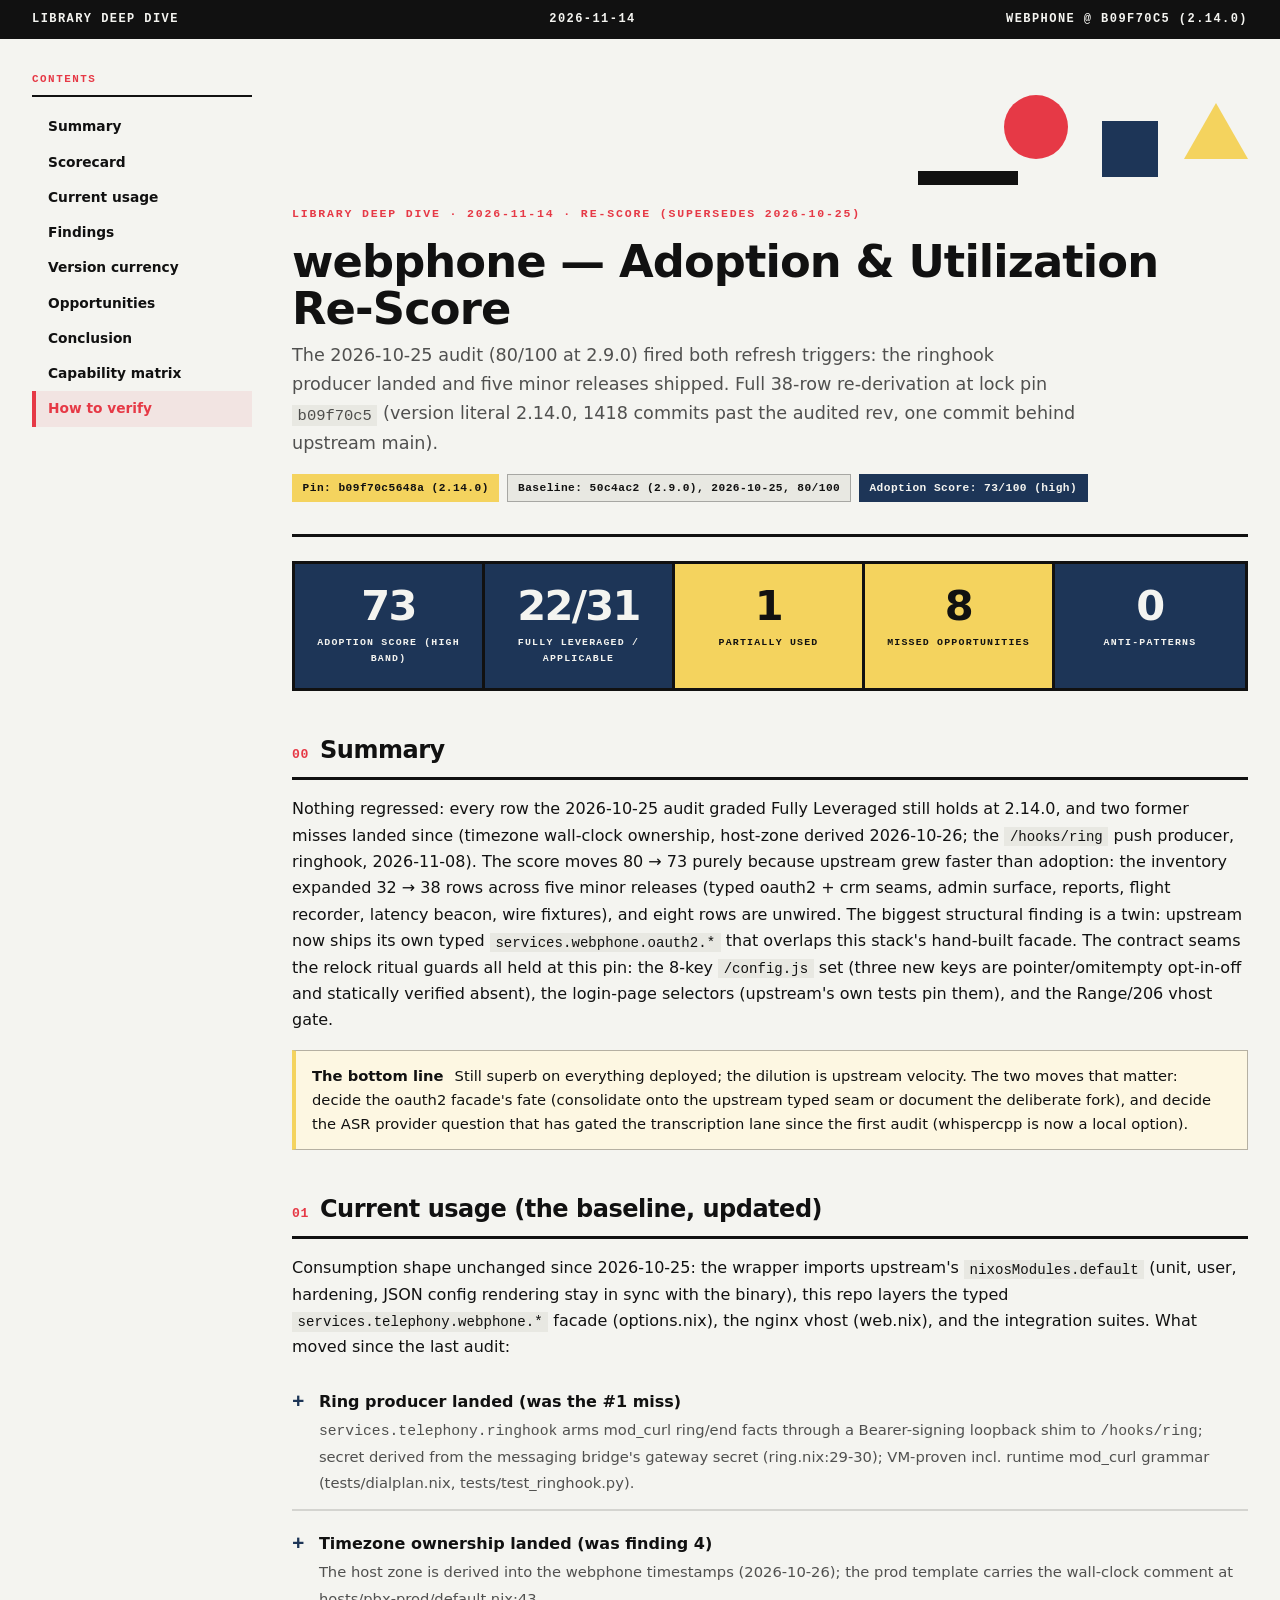
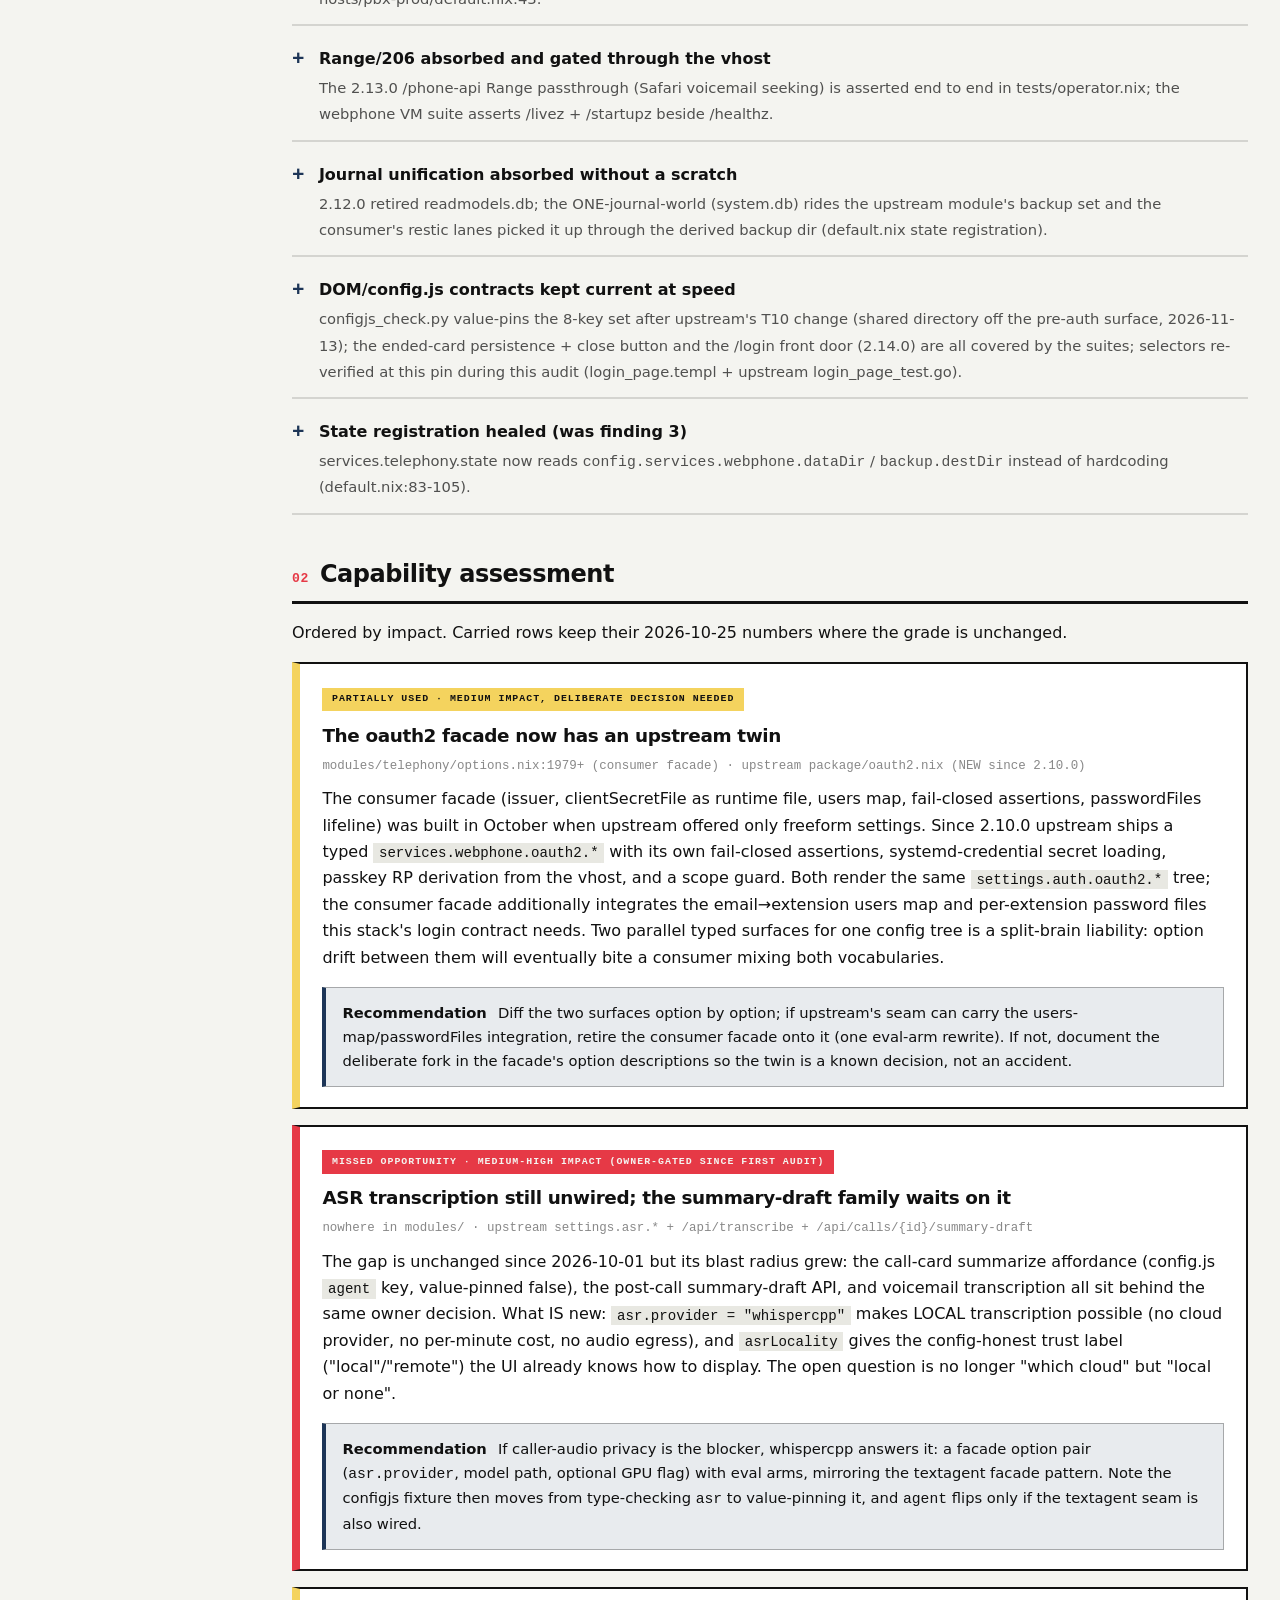
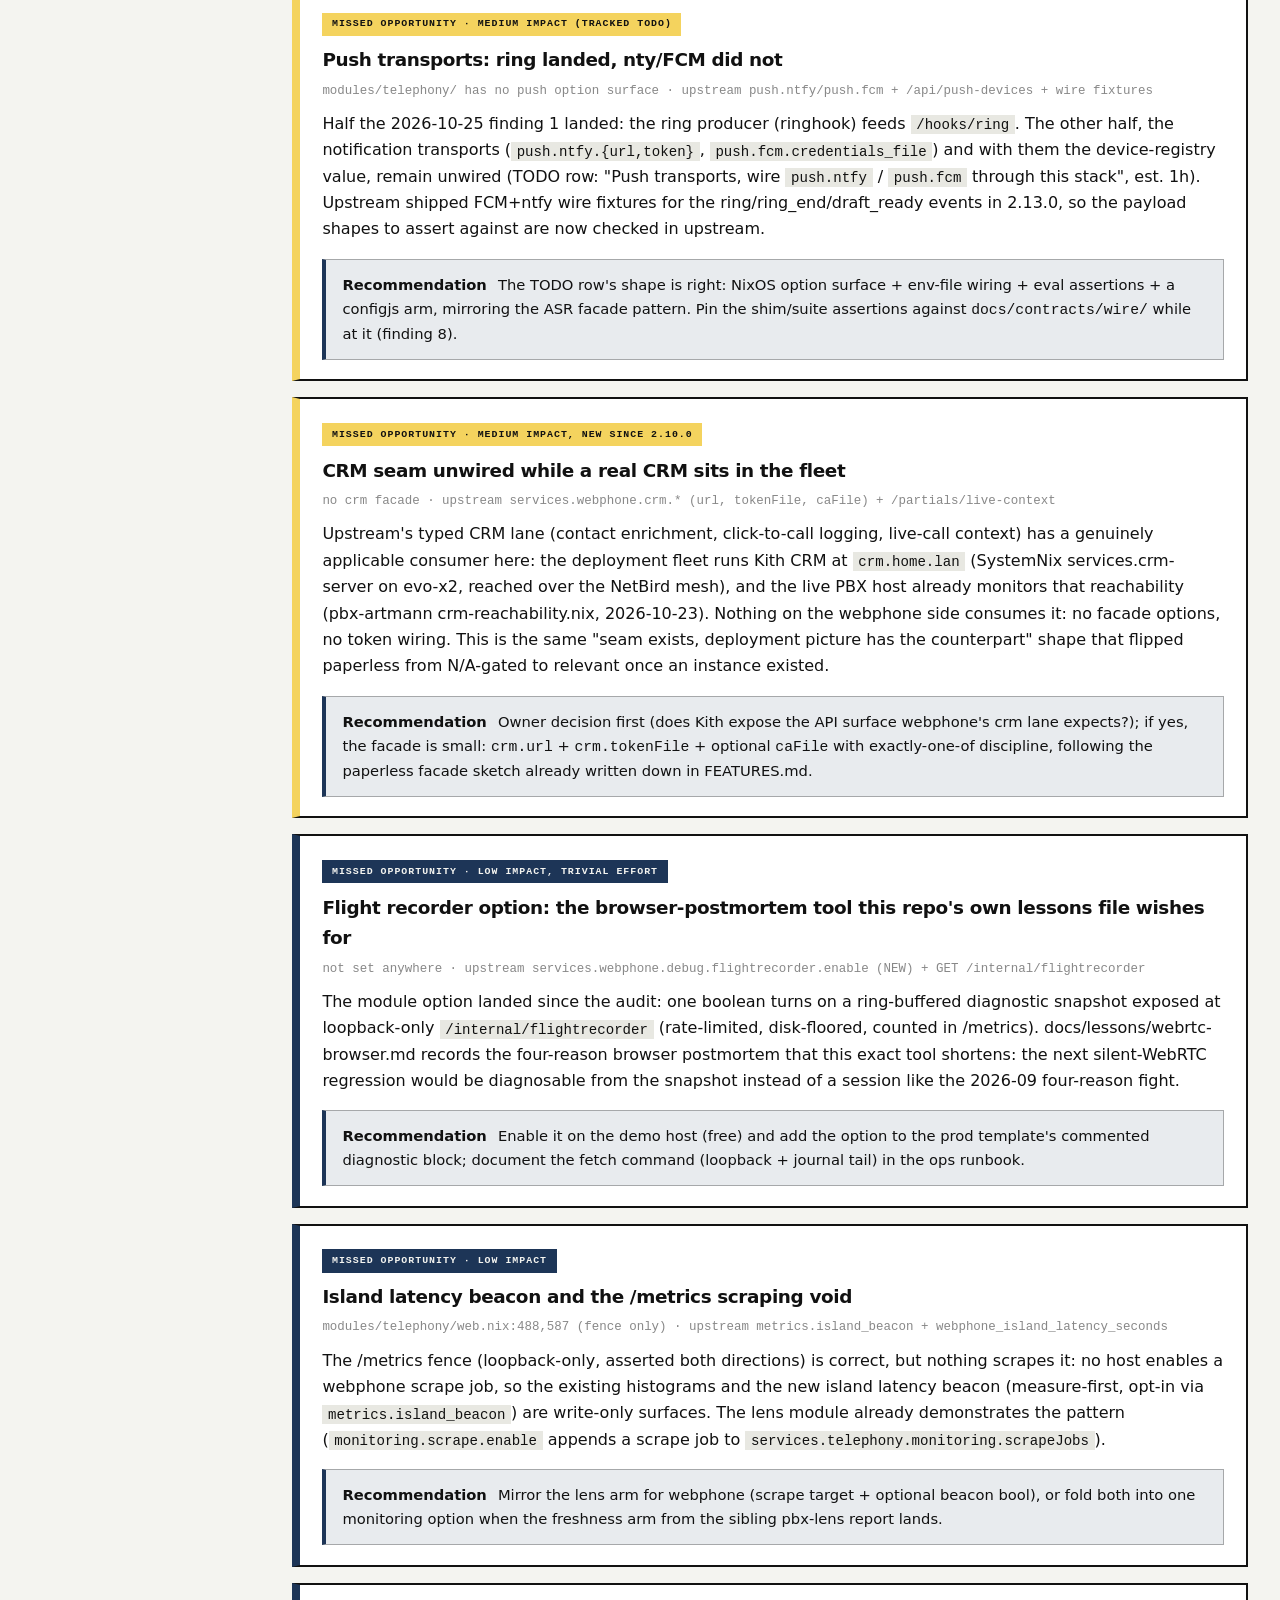
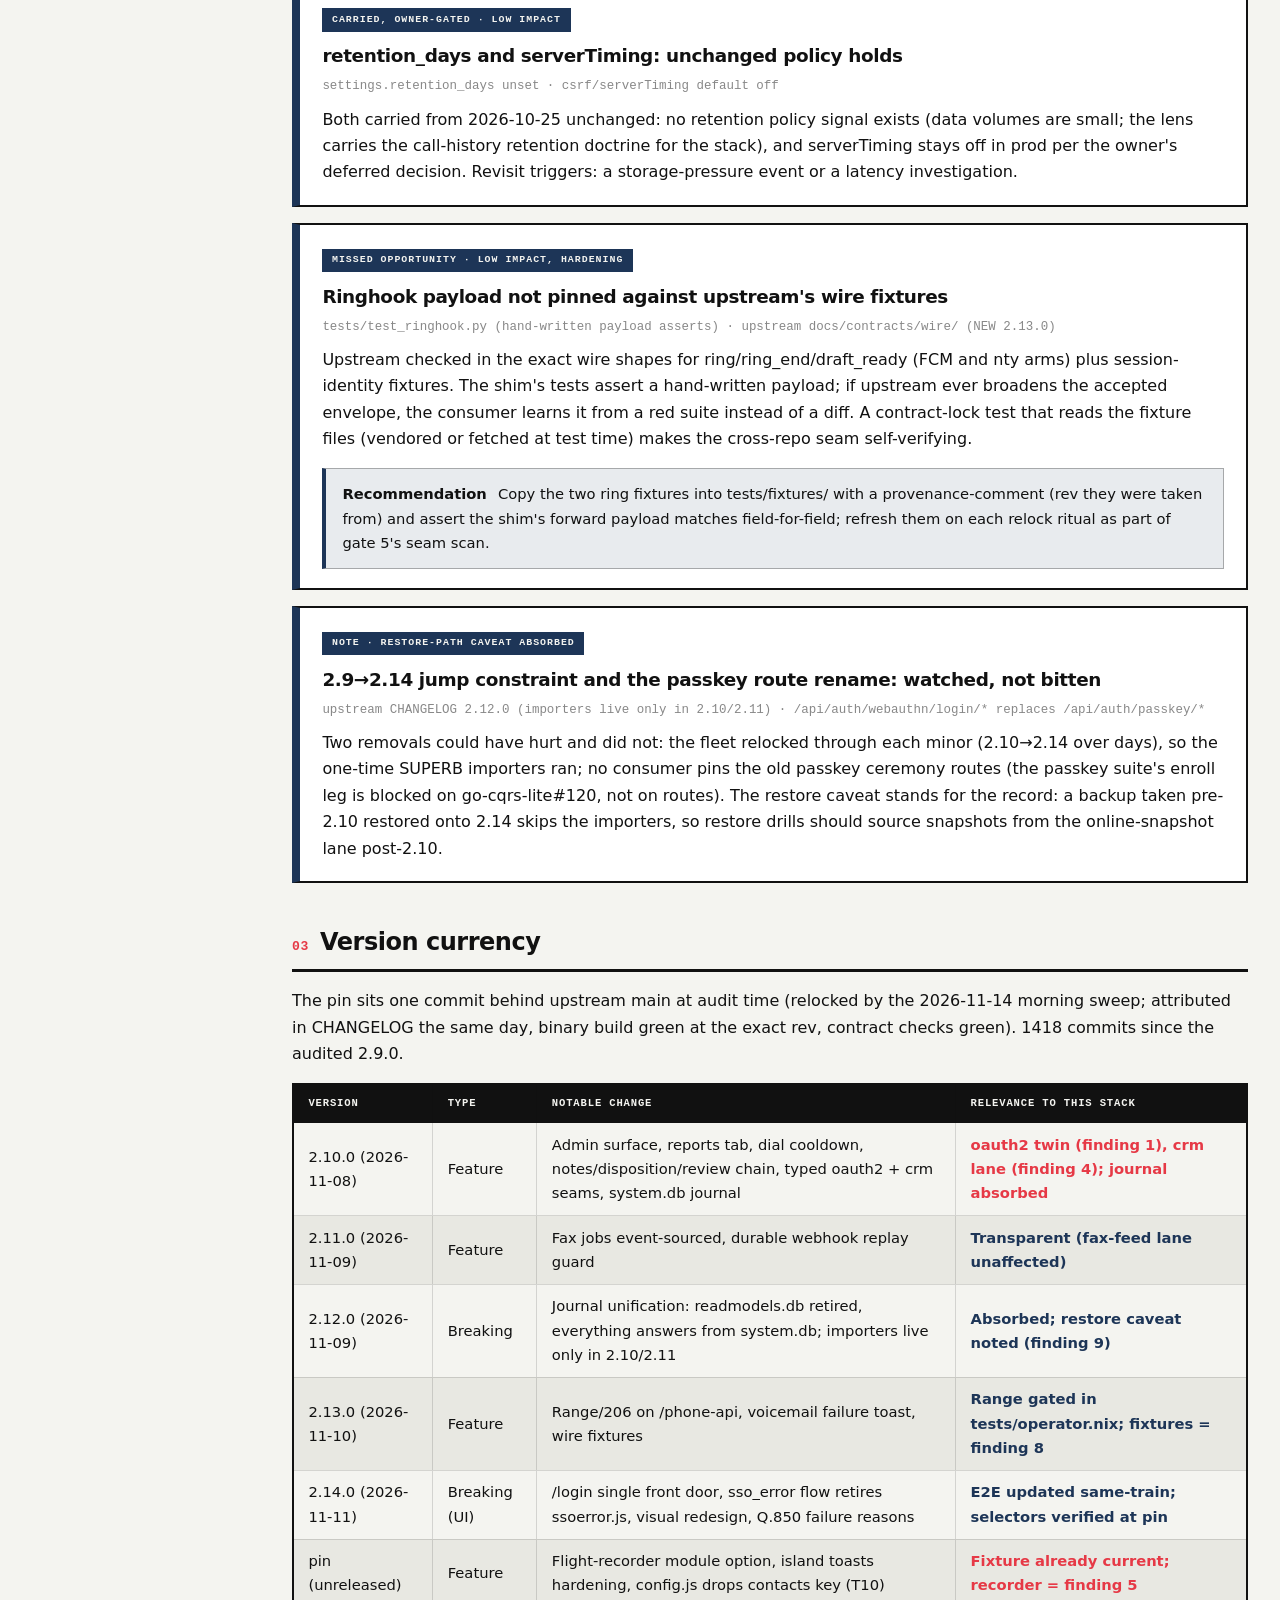
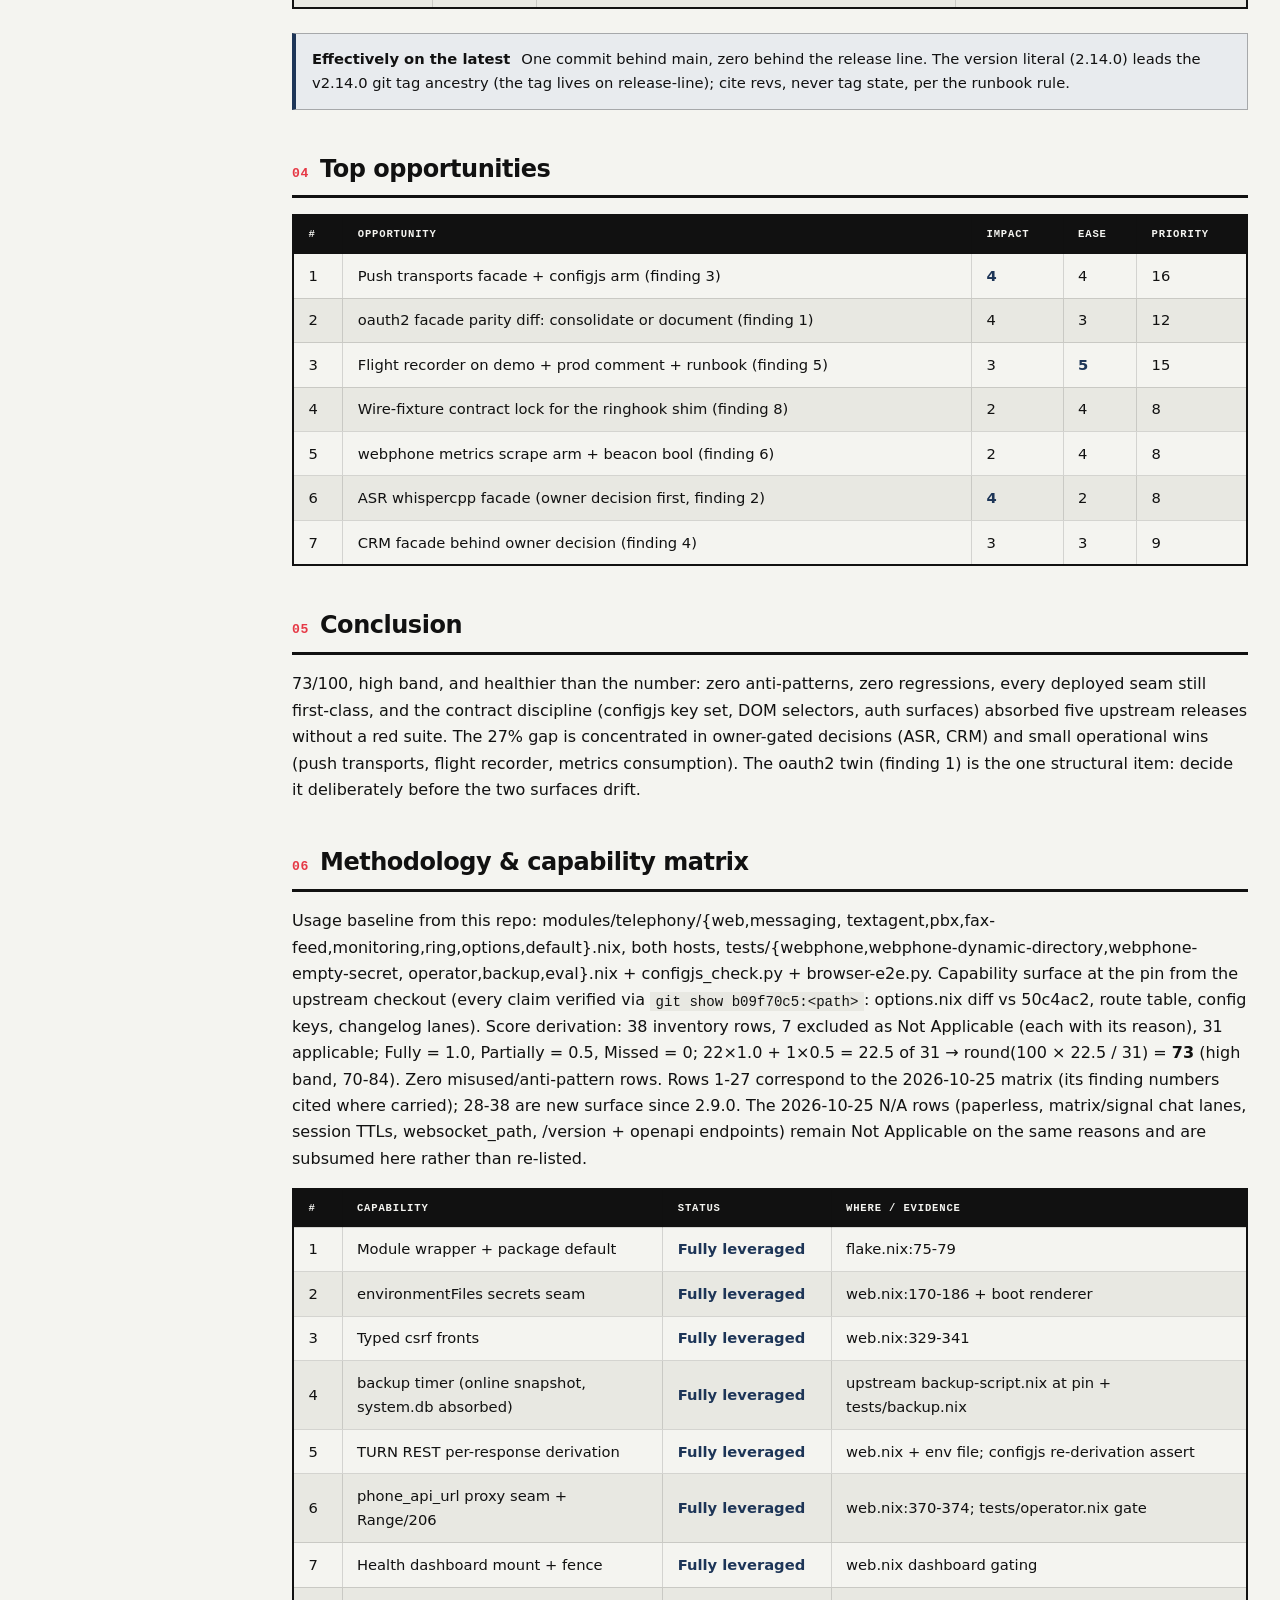
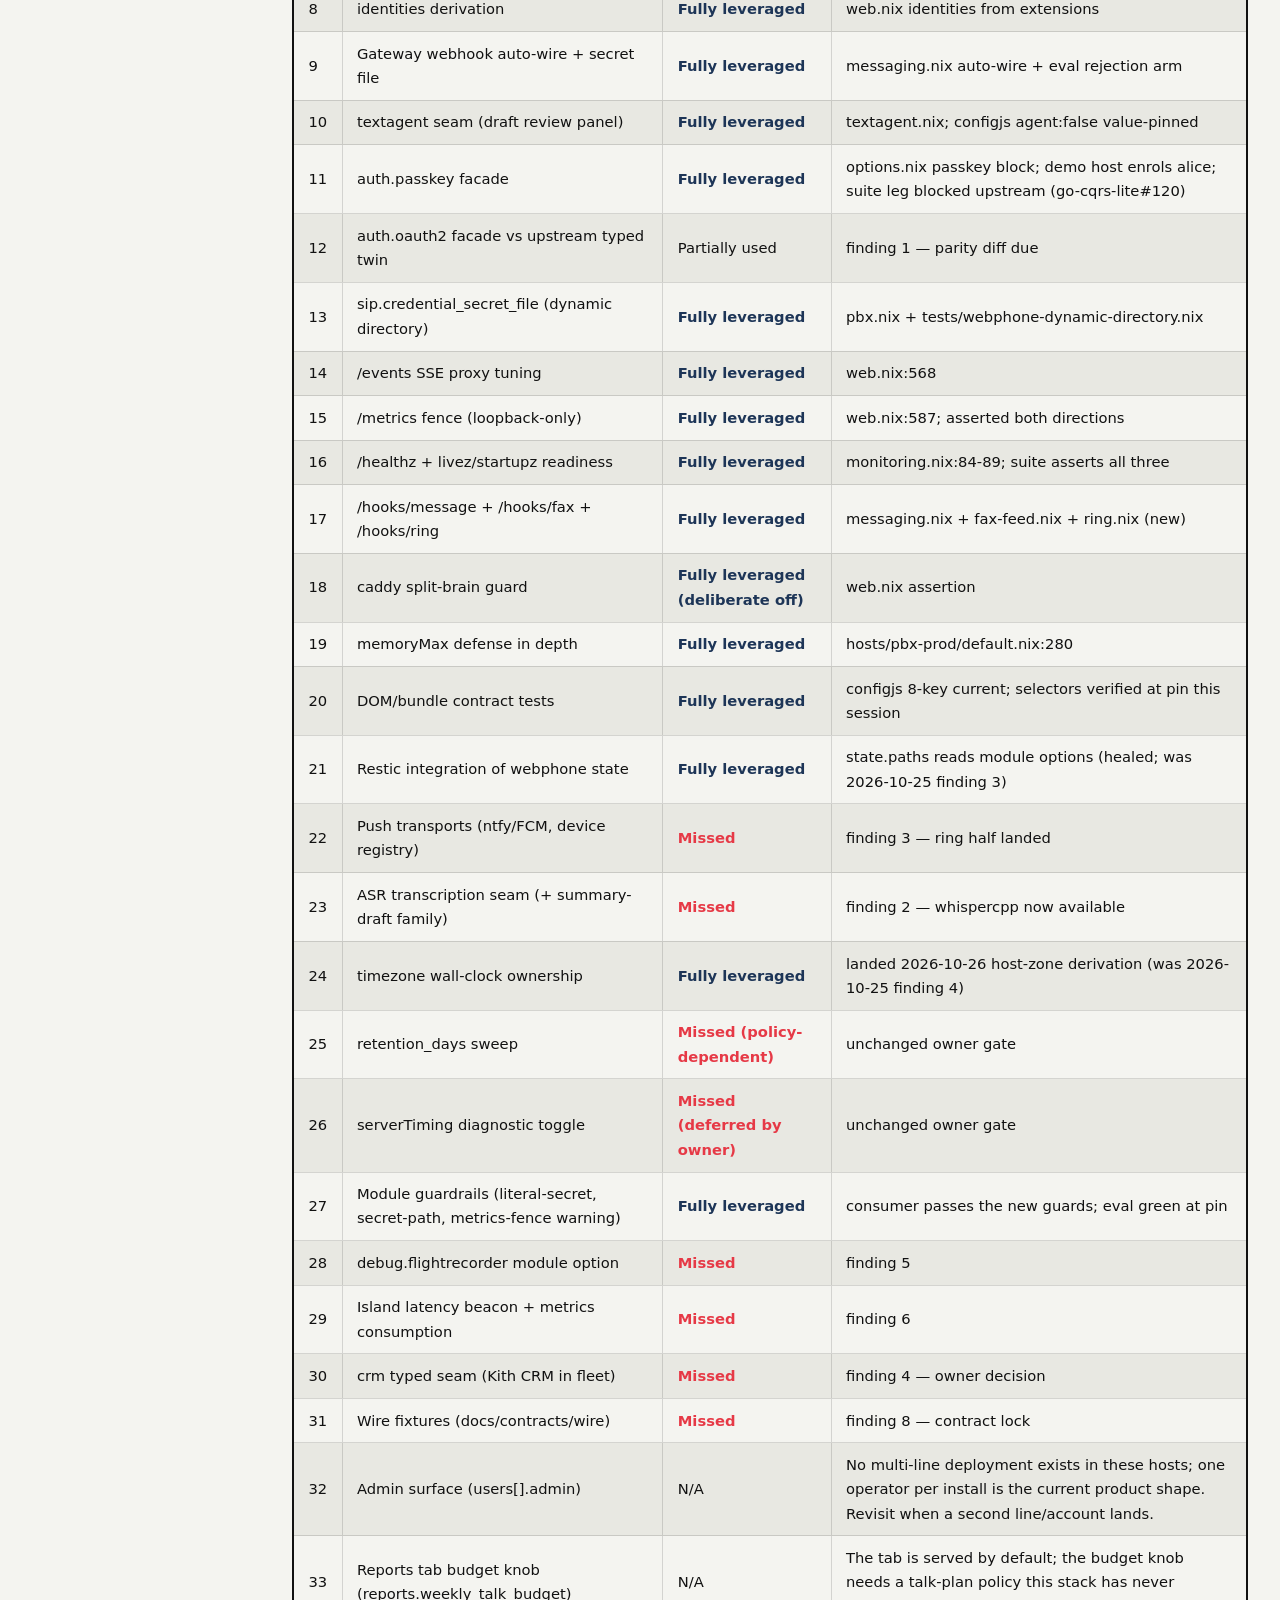
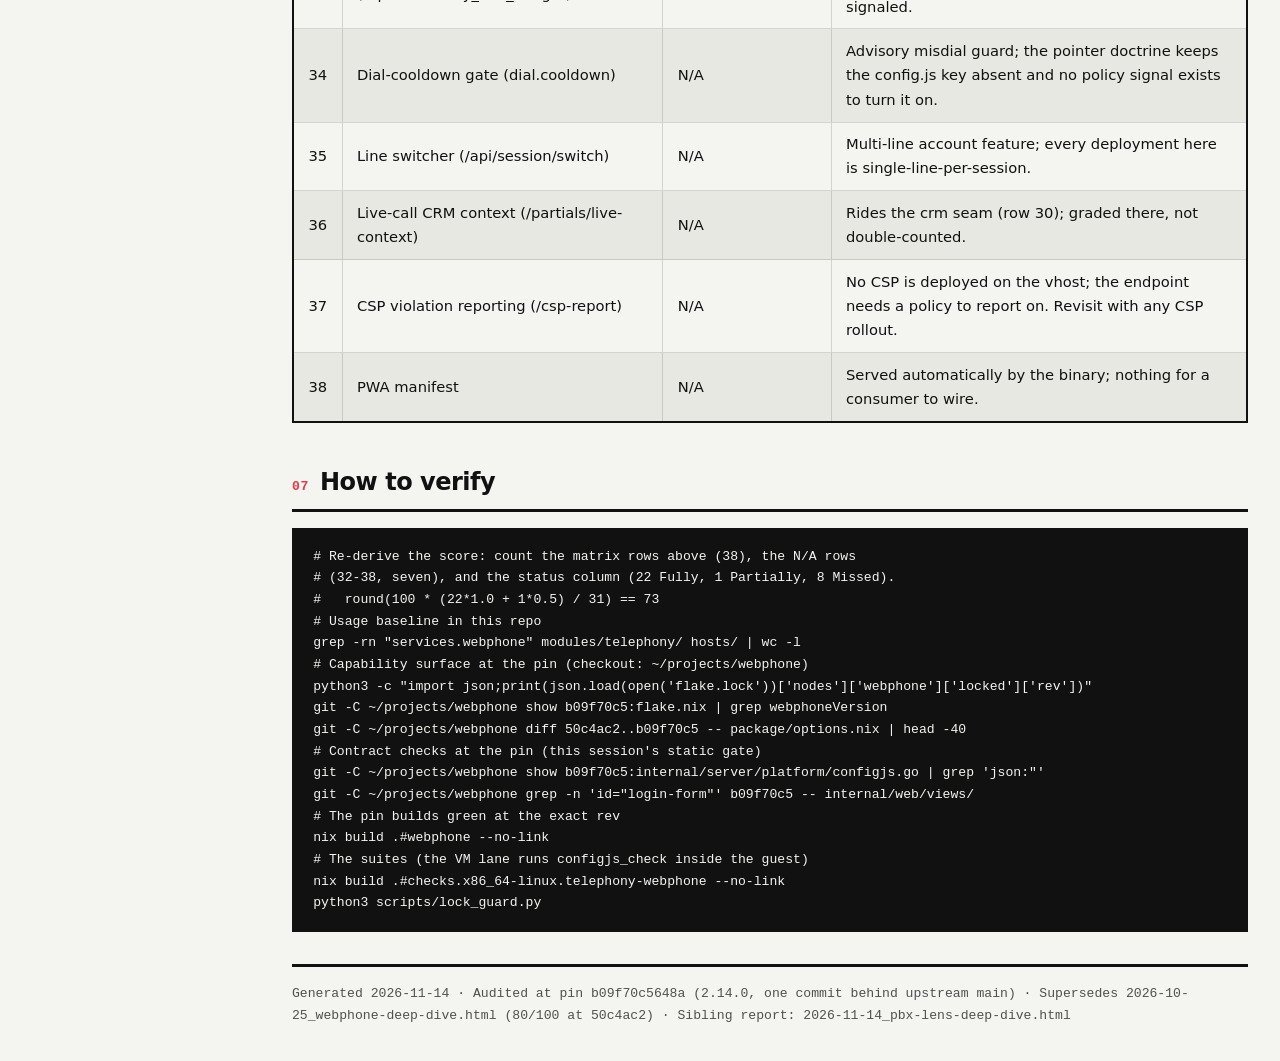
<file: docs/research/2026-11-14_webphone-deep-dive.html>
<!doctype html>
<html lang="en">
  <head>
    <meta charset="UTF-8" />
    <meta name="viewport" content="width=device-width, initial-scale=1.0" />
    <title>webphone — Adoption & Utilization Re-Score (2026-11-14)</title>
    <style>
      /* =========================================================================
         BAUHAUS LIGHT — Editorial template
         Design language: form follows function. Primary colors on warm paper.
         Zero external dependencies: system fonts, no CDN, no build step.
         Token architecture: see references/bauhaus-tokens.md
         ========================================================================= */

      :root {
        /* --- Primitive palette (Bauhaus Light) --- */
        --color-paper: #f4f4f0;
        --color-paper-2: #ffffff;
        --color-paper-3: #e8e8e2;
        --color-ink: #111111;
        --color-red: #e63946;
        --color-blue: #1d3557;
        --color-yellow: #f4d35e;
        --color-hairline: rgba(17, 17, 17, 0.14);
        --color-hairline-strong: rgba(17, 17, 17, 0.3);

        /* --- Semantic layer (shared vocabulary with dark template) --- */
        --surface: var(--color-paper);
        --surface-raised: var(--color-paper-2);
        --surface-sunken: var(--color-paper-3);
        --text: var(--color-ink);
        --text-muted: rgba(17, 17, 17, 0.72);
        --text-faint: rgba(17, 17, 17, 0.5);
        --border: var(--color-hairline);
        --border-strong: var(--color-hairline-strong);
        --accent: var(--color-red);
        --problem: var(--color-red);
        --solution: var(--color-blue);
        --warning: var(--color-yellow);

        /* --- Backward-compatible aliases (do not break consumer skills) --- */
        --bg: var(--surface);
        --bg-elevated: var(--surface-raised);
        --bg-sunken: var(--surface-sunken);
        --bg-card: var(--surface-raised);
        --bg-code: var(--surface-sunken);
        --ink: var(--text);
        --ink-secondary: var(--text-muted);
        --ink-muted: var(--text-faint);
        --rose: var(--problem);
        --rose-glow: color-mix(in srgb, var(--problem) 15%, transparent);
        --emerald: var(--solution);
        --emerald-glow: color-mix(in srgb, var(--solution) 15%, transparent);
        --amber: var(--warning);
        --amber-glow: color-mix(in srgb, var(--warning) 15%, transparent);
        --amber-light: color-mix(in srgb, var(--warning) 22%, transparent);
        --coral: var(--problem);
        --coral-light: color-mix(in srgb, var(--problem) 12%, transparent);
        --teal: var(--solution);
        --teal-light: color-mix(in srgb, var(--solution) 12%, transparent);

        /* --- Shape --- */
        --radius: 0px;
        --radius-sm: 0px;

        /* --- Type stacks (system only — zero external fonts) --- */
        --font-heading:
          ui-sans-serif, system-ui, -apple-system, BlinkMacSystemFont,
          "Segoe UI", Roboto, Helvetica, Arial, sans-serif;
        --font-body:
          ui-sans-serif, system-ui, -apple-system, BlinkMacSystemFont,
          "Segoe UI", Roboto, Helvetica, Arial, sans-serif;
        --font-mono:
          ui-monospace, "Cascadia Code", "Source Code Pro", "JetBrains Mono",
          Menlo, Consolas, monospace;
      }

      * {
        box-sizing: border-box;
        margin: 0;
        padding: 0;
      }
      html {
        scroll-behavior: smooth;
      }
      section[id],
      [id] {
        scroll-margin-top: 60px;
      }

      body {
        background: var(--surface);
        color: var(--text);
        font-family: var(--font-body);
        font-size: 16px;
        line-height: 1.65;
        -webkit-font-smoothing: antialiased;
        -moz-osx-font-smoothing: grayscale;
      }

      /* --- Accessibility: keyboard focus --- */
      :focus-visible {
        outline: 2px solid var(--accent);
        outline-offset: 2px;
      }
      a:focus-visible {
        outline-offset: -1px;
      }

      /* --- Full-bleed top bar --- */
      .top-bar {
        background: var(--text);
        color: var(--surface);
        padding: 0.6rem 2rem;
        font-family: var(--font-mono);
        font-size: 0.75rem;
        font-weight: 700;
        letter-spacing: 0.12em;
        text-transform: uppercase;
        display: flex;
        justify-content: space-between;
        align-items: center;
      }

      /* --- Layout: optional sticky sidebar TOC --- */
      .layout {
        display: flex;
        gap: 2.5rem;
        padding: 2rem;
      }
      .sidebar {
        width: 220px;
        flex-shrink: 0;
        position: sticky;
        top: 1rem;
        align-self: flex-start;
        height: calc(100vh - 2rem);
        overflow-y: auto;
        display: none;
      }
      .sidebar nav {
        display: flex;
        flex-direction: column;
        gap: 0;
      }
      .sidebar .label {
        font-family: var(--font-mono);
        font-size: 0.68rem;
        font-weight: 700;
        text-transform: uppercase;
        letter-spacing: 0.14em;
        color: var(--accent);
        margin-bottom: 0.75rem;
        padding-bottom: 0.4rem;
        border-bottom: 2px solid var(--text);
      }
      .sidebar a {
        font-size: 0.86rem;
        color: var(--text);
        text-decoration: none;
        padding: 0.5rem 0.75rem;
        border-left: 4px solid transparent;
        font-weight: 600;
        transition: all 0.15s ease;
        line-height: 1.4;
      }
      .sidebar a:hover,
      .sidebar a.active {
        border-left-color: var(--accent);
        background: color-mix(in srgb, var(--accent) 8%, transparent);
        color: var(--accent);
      }
      .main {
        flex: 1;
        min-width: 0;
      }

      /* --- Headings --- */
      h1,
      h2,
      h3,
      h4 {
        font-family: var(--font-heading);
        font-weight: 900;
        letter-spacing: -0.02em;
        color: var(--text);
      }
      h1 {
        font-size: clamp(1.9rem, 4.5vw, 2.8rem);
        line-height: 1.05;
        margin: 0 0 0.6rem;
      }
      h2 {
        font-size: 1.5rem;
        margin: 2.5rem 0 1rem;
        padding-bottom: 0.4rem;
        border-bottom: 3px solid var(--text);
        display: flex;
        align-items: baseline;
        gap: 0.7rem;
      }
      h2 .num {
        font-family: var(--font-mono);
        font-size: 0.82rem;
        color: var(--accent);
        font-weight: 700;
        letter-spacing: 0.04em;
      }
      h3 {
        font-size: 1.15rem;
        margin: 0 0 0.4rem;
        font-weight: 700;
      }
      h4 {
        font-size: 1rem;
        margin: 0 0 0.3rem;
        font-weight: 700;
      }
      p {
        margin: 0 0 1rem;
      }

      /* --- Hero --- */
      .hero {
        padding: 1.5rem 0 2rem;
        margin-bottom: 1.5rem;
        border-bottom: 3px solid var(--text);
      }
      .eyebrow {
        font-family: var(--font-mono);
        font-size: 0.72rem;
        font-weight: 700;
        text-transform: uppercase;
        letter-spacing: 0.16em;
        color: var(--accent);
        margin-bottom: 0.9rem;
      }
      .subtitle {
        font-size: 1.1rem;
        color: var(--text-muted);
        max-width: 70ch;
        margin: 0 0 1rem;
      }
      .meta {
        display: flex;
        flex-wrap: wrap;
        gap: 0.5rem;
      }
      .tag {
        display: inline-block;
        font-family: var(--font-mono);
        font-size: 0.7rem;
        font-weight: 700;
        letter-spacing: 0.04em;
        padding: 0.25rem 0.6rem;
        background: var(--surface-sunken);
        color: var(--text);
        border: 1px solid var(--border-strong);
      }
      .tag.amber {
        background: var(--warning);
        border-color: var(--warning);
        color: var(--text);
      }
      .tag.teal {
        background: var(--solution);
        border-color: var(--solution);
        color: var(--surface);
      }

      /* Bauhaus signature: geometric shape cluster (optional) */
      .hero-shapes {
        position: relative;
        height: 90px;
        margin-bottom: 1.2rem;
      }
      .hero-shapes .circle {
        position: absolute;
        top: 0;
        right: 180px;
        width: 64px;
        height: 64px;
        background: var(--problem);
        border-radius: 50%;
      }
      .hero-shapes .square {
        position: absolute;
        top: 26px;
        right: 90px;
        width: 56px;
        height: 56px;
        background: var(--solution);
      }
      .hero-shapes .tri {
        position: absolute;
        top: 8px;
        right: 0;
        width: 0;
        height: 0;
        border-left: 32px solid transparent;
        border-right: 32px solid transparent;
        border-bottom: 56px solid var(--warning);
      }
      .hero-shapes .bar {
        position: absolute;
        bottom: 0;
        right: 230px;
        width: 100px;
        height: 14px;
        background: var(--text);
      }

      /* --- Scorecard / stat cards --- */
      .scorecard,
      .stat-grid {
        display: grid;
        grid-template-columns: repeat(auto-fit, minmax(160px, 1fr));
        gap: 0;
        margin: 1.5rem 0 2rem;
        border: 3px solid var(--text);
      }
      .score-card,
      .stat-card {
        padding: 1.3rem 1rem;
        text-align: center;
        border-right: 3px solid var(--text);
        background: var(--surface-raised);
      }
      .score-card:last-child,
      .stat-card:last-child {
        border-right: none;
      }

      .score,
      .stat-value {
        font-family: var(--font-heading);
        font-size: 2.6rem;
        font-weight: 900;
        line-height: 1;
        letter-spacing: -0.04em;
      }
      .score-card .label,
      .stat-label {
        font-family: var(--font-mono);
        font-size: 0.62rem;
        font-weight: 700;
        text-transform: uppercase;
        letter-spacing: 0.12em;
        margin-top: 0.5rem;
      }
      /* Semantic state classes — no nth-child decoration, no !important */
      .score-good,
      .stat-good {
        background: var(--solution);
        color: var(--surface);
      }
      .score-warn,
      .stat-warn {
        background: var(--warning);
        color: var(--text);
      }
      .score-bad,
      .stat-bad {
        background: var(--problem);
        color: var(--surface);
      }

      /* --- General cards --- */
      .card {
        background: var(--surface-raised);
        border: 2px solid var(--text);
        padding: 1.2rem 1.4rem;
        margin-bottom: 1rem;
        border-left: 8px solid var(--border-strong);
      }
      .card-problem {
        border-left-color: var(--problem);
      }
      .card-solution {
        border-left-color: var(--solution);
      }
      .card-warning {
        border-left-color: var(--warning);
      }

      /* --- Issue cards --- */
      .issue {
        background: var(--surface-raised);
        border: 2px solid var(--text);
        padding: 1.2rem 1.4rem;
        margin-bottom: 1rem;
        border-left: 8px solid var(--border-strong);
      }
      .issue-critical {
        border-left-color: var(--problem);
      }
      .issue-important {
        border-left-color: var(--warning);
      }
      .issue-nice {
        border-left-color: var(--solution);
      }
      .issue h3 {
        margin-bottom: 0.3rem;
      }
      .issue .where {
        font-family: var(--font-mono);
        font-size: 0.78rem;
        color: var(--text-faint);
        margin: 0.2rem 0 0.6rem;
      }
      .issue p:last-child {
        margin-bottom: 0;
      }

      /* --- Severity badges --- */
      .severity {
        display: inline-block;
        font-family: var(--font-mono);
        font-size: 0.62rem;
        font-weight: 700;
        letter-spacing: 0.1em;
        text-transform: uppercase;
        padding: 0.22rem 0.6rem;
        margin-bottom: 0.6rem;
        color: var(--surface);
      }
      .severity-critical {
        background: var(--problem);
      }
      .severity-important {
        background: var(--warning);
        color: var(--text);
      }
      .severity-nice {
        background: var(--solution);
      }

      /* --- Inline badges --- */
      .badge {
        display: inline-block;
        font-family: var(--font-mono);
        font-size: 0.62rem;
        font-weight: 700;
        letter-spacing: 0.06em;
        text-transform: uppercase;
        padding: 0.2rem 0.55rem;
        border: 1px solid var(--text);
        color: var(--text);
      }
      .badge-critical {
        background: var(--problem);
        color: var(--surface);
      }
      .badge-high {
        background: var(--warning);
      }
      .badge-medium {
        background: var(--surface-sunken);
      }
      .badge-low {
        background: var(--surface-raised);
        color: var(--text-muted);
      }
      .badge-fixed {
        background: var(--solution);
        color: var(--surface);
      }

      /* --- Callouts --- */
      .callout {
        margin: 0.8rem 0 0;
        padding: 0.8rem 1rem;
        border: 1px solid var(--border-strong);
        border-left: 4px solid var(--border-strong);
        background: var(--surface-sunken);
        font-size: 0.92rem;
      }
      .callout strong {
        display: inline-block;
        margin-right: 0.4rem;
      }
      .callout-teal,
      .callout-solution {
        border-left-color: var(--solution);
        background: color-mix(
          in srgb,
          var(--solution) 10%,
          var(--surface-raised)
        );
      }
      .callout-amber,
      .callout-warning {
        border-left-color: var(--warning);
        background: color-mix(
          in srgb,
          var(--warning) 18%,
          var(--surface-raised)
        );
      }

      /* --- Strengths --- */
      .strengths {
        display: grid;
        gap: 0.5rem;
        margin: 1rem 0 1.5rem;
      }
      .strength {
        display: grid;
        grid-template-columns: auto 1fr;
        gap: 0.9rem;
        padding: 0.75rem 0;
        border-bottom: 2px solid var(--border);
      }
      .strength .check {
        font-family: var(--font-mono);
        font-weight: 900;
        color: var(--solution);
        font-size: 1.3rem;
        line-height: 1.3;
      }
      .strength .text strong {
        display: block;
        margin-bottom: 0.15rem;
      }
      .strength .text span {
        color: var(--text-muted);
        font-size: 0.92rem;
      }

      /* --- Tables --- */
      .table-wrap {
        overflow-x: auto;
      }
      table {
        width: 100%;
        border-collapse: collapse;
        margin: 1rem 0 1.5rem;
        font-size: 0.92rem;
        border: 2px solid var(--text);
      }
      th {
        text-align: left;
        padding: 0.6rem 0.9rem;
        background: var(--text);
        color: var(--surface);
        font-family: var(--font-mono);
        font-size: 0.66rem;
        font-weight: 700;
        letter-spacing: 0.08em;
        text-transform: uppercase;
        border-right: 1px solid var(--border-strong);
      }
      th:last-child {
        border-right: none;
      }
      td {
        padding: 0.6rem 0.9rem;
        border-top: 1px solid var(--border);
        border-right: 1px solid var(--border);
      }
      td:last-child {
        border-right: none;
      }
      tr:nth-child(even) td {
        background: var(--surface-sunken);
      }
      table.compare td.yes {
        color: var(--solution);
        font-weight: 700;
      }
      table.compare td.no {
        color: var(--problem);
        font-weight: 700;
      }

      /* --- Code blocks + syntax highlighting --- */
      pre {
        background: var(--text);
        color: var(--surface);
        padding: 1rem 1.2rem;
        margin: 1rem 0;
        font-family: var(--font-mono);
        font-size: 0.82rem;
        line-height: 1.65;
        overflow-x: auto;
        border: 2px solid var(--text);
      }
      code {
        font-family: var(--font-mono);
      }
      p code,
      li code,
      td code {
        font-size: 0.88em;
        background: var(--surface-sunken);
        padding: 0.1rem 0.35rem;
      }
      .tok-keyword {
        color: var(--warning);
      }
      .tok-type {
        color: var(--warning);
      }
      .tok-string {
        color: #95e1d3;
      }
      .tok-comment {
        color: rgba(244, 244, 240, 0.45);
        font-style: italic;
      }
      .tok-func {
        color: #6eb5ff;
      }
      .tok-number {
        color: var(--warning);
      }
      .tok-generic {
        color: var(--problem);
      }
      .tok-builtin {
        color: #6eb5ff;
      }
      .tok-punct {
        color: rgba(244, 244, 240, 0.7);
      }
      .tok-attr {
        color: var(--warning);
      }

      /* --- Dependency tree / ASCII diagrams --- */
      .dep-tree {
        background: var(--surface-sunken);
        border: 2px solid var(--text);
        padding: 1rem 1.2rem;
        margin: 1rem 0;
        font-family: var(--font-mono);
        font-size: 0.82rem;
        line-height: 1.7;
        white-space: pre;
        overflow-x: auto;
      }
      .dep-tree .root {
        color: var(--accent);
        font-weight: 700;
      }
      .dep-tree .ok {
        color: var(--solution);
      }
      .dep-tree .unwanted {
        color: var(--problem);
      }

      /* --- Inline node-and-arrow diagrams --- */
      .diagram {
        display: flex;
        flex-wrap: wrap;
        align-items: center;
        gap: 0.5rem;
        padding: 1rem;
        margin: 1rem 0;
        background: var(--surface-raised);
        border: 2px solid var(--text);
      }
      .node {
        display: inline-block;
        padding: 0.4rem 0.75rem;
        font-family: var(--font-mono);
        font-size: 0.8rem;
        font-weight: 700;
        background: var(--surface-sunken);
        border: 1px solid var(--text);
      }
      .node-core {
        background: var(--accent);
        color: var(--surface);
      }
      .node-problem {
        background: var(--problem);
        color: var(--surface);
      }
      .node-good {
        background: var(--solution);
        color: var(--surface);
      }
      .arrow {
        color: var(--text-faint);
        font-family: var(--font-mono);
      }

      /* --- Grids --- */
      .grid-2 {
        display: grid;
        grid-template-columns: repeat(2, 1fr);
        gap: 1rem;
        margin: 1rem 0;
      }
      .grid-3 {
        display: grid;
        grid-template-columns: repeat(3, 1fr);
        gap: 1rem;
        margin: 1rem 0;
      }

      /* --- Inline TOC --- */
      .toc {
        background: var(--surface-raised);
        border: 2px solid var(--text);
        border-left: 6px solid var(--accent);
        padding: 1rem 1.3rem;
        margin: 1rem 0 1.5rem;
      }
      .toc h3 {
        margin-bottom: 0.5rem;
      }
      .toc ul {
        list-style: none;
        padding: 0;
      }
      .toc li {
        margin: 0.25rem 0;
      }
      .toc a {
        color: var(--text);
        text-decoration: none;
        font-size: 0.92rem;
        font-weight: 600;
      }
      .toc a:hover {
        color: var(--accent);
      }

      /* --- Migration / numbered steps --- */
      .migration-step {
        display: grid;
        grid-template-columns: 56px 1fr;
        gap: 1rem;
        margin: 1rem 0;
        padding: 1.1rem;
        background: var(--surface-raised);
        border: 2px solid var(--text);
        border-left: 6px solid var(--accent);
      }
      .migration-num {
        font-family: var(--font-mono);
        font-weight: 900;
        font-size: 1.8rem;
        color: var(--accent);
        line-height: 1;
      }
      .migration-content h4 {
        margin-bottom: 0.2rem;
      }
      .migration-content p {
        margin-bottom: 0;
        color: var(--text-muted);
        font-size: 0.94rem;
      }

      /* --- Before/After comparison --- */
      .compare-header {
        display: grid;
        grid-template-columns: 1fr 1fr;
        gap: 0.75rem;
        margin: 1rem 0 0.5rem;
      }
      .compare-before,
      .compare-after {
        font-family: var(--font-mono);
        font-size: 0.7rem;
        font-weight: 700;
        text-transform: uppercase;
        letter-spacing: 0.1em;
        padding: 0.4rem 0.7rem;
        color: var(--surface);
      }
      .compare-before {
        background: var(--problem);
      }
      .compare-after {
        background: var(--solution);
      }
      .compare-row {
        display: grid;
        grid-template-columns: 1fr 1fr;
        gap: 0.75rem;
        margin-bottom: 1rem;
      }
      .compare-row pre {
        margin: 0;
      }

      /* --- Footer --- */
      .footer {
        margin-top: 2rem;
        padding-top: 1rem;
        border-top: 3px solid var(--text);
        font-size: 0.82rem;
        color: var(--text-muted);
        font-family: var(--font-mono);
      }

      /* --- Responsive --- */
      @media (min-width: 1024px) {
        .sidebar {
          display: block;
        }
      }
      @media (max-width: 768px) {
        .layout {
          flex-direction: column;
          padding: 1rem;
        }
        .top-bar {
          padding: 0.6rem 1rem;
          flex-wrap: wrap;
          gap: 0.3rem;
        }
        .grid-2,
        .grid-3 {
          grid-template-columns: 1fr;
        }
        .compare-header,
        .compare-row {
          grid-template-columns: 1fr;
        }
        .scorecard,
        .stat-grid {
          grid-template-columns: repeat(2, 1fr);
        }
        .score-card:nth-child(2),
        .stat-card:nth-child(2) {
          border-right: none;
        }
        .score-card:nth-child(1),
        .stat-card:nth-child(1),
        .score-card:nth-child(2),
        .stat-card:nth-child(2) {
          border-bottom: 3px solid var(--text);
        }
        .migration-step {
          grid-template-columns: 1fr;
        }
        .hero-shapes {
          display: none;
        }
      }
    </style>
  </head>
  <body>
    <!-- Full-bleed top bar (optional — remove for quieter reports) -->
    <div class="top-bar">
      <span>LIBRARY DEEP DIVE</span>
      <span>2026-11-14</span>
      <span>webphone @ b09f70c5 (2.14.0)</span>
    </div>

    <div class="layout">
      <!-- Sidebar TOC (hidden below 1024px; use inline .toc if you prefer) -->
      <aside class="sidebar" data-nav>
        <nav>
          <div class="label">Contents</div>
          <a href="#summary">Summary</a>
          <a href="#scorecard">Scorecard</a>
          <a href="#usage">Current usage</a>
          <a href="#findings">Findings</a>
          <a href="#version">Version currency</a>
          <a href="#opportunities">Opportunities</a>
          <a href="#conclusion">Conclusion</a>
          <a href="#matrix">Capability matrix</a>
          <a href="#verify">How to verify</a>
        </nav>
      </aside>

      <!-- Main content -->
      <main class="main">
        <header class="hero">
  <div class="hero-shapes">
    <div class="bar"></div>
    <div class="circle"></div>
    <div class="square"></div>
    <div class="tri"></div>
  </div>
  <div class="eyebrow">LIBRARY DEEP DIVE &middot; 2026-11-14 &middot; RE-SCORE (supersedes 2026-10-25)</div>
  <h1>webphone — Adoption &amp; Utilization Re-Score</h1>
  <p class="subtitle">
    The 2026-10-25 audit (80/100 at 2.9.0) fired both refresh triggers: the
    ringhook producer landed and five minor releases shipped. Full 38-row
    re-derivation at lock pin <code>b09f70c5</code> (version literal 2.14.0,
    1418 commits past the audited rev, one commit behind upstream main).
  </p>
  <div class="meta">
    <span class="tag amber">Pin: b09f70c5648a (2.14.0)</span>
    <span class="tag">Baseline: 50c4ac2 (2.9.0), 2026-10-25, 80/100</span>
    <span class="tag teal">Adoption Score: 73/100 (high)</span>
  </div>
</header>

<section id="scorecard" class="scorecard">
  <div class="score-card score-good">
    <div class="score">73</div>
    <div class="label">Adoption score (high band)</div>
  </div>
  <div class="score-card score-good">
    <div class="score">22/31</div>
    <div class="label">Fully leveraged / applicable</div>
  </div>
  <div class="score-card score-warn">
    <div class="score">1</div>
    <div class="label">Partially used</div>
  </div>
  <div class="score-card score-warn">
    <div class="score">8</div>
    <div class="label">Missed opportunities</div>
  </div>
  <div class="score-card score-good">
    <div class="score">0</div>
    <div class="label">Anti-patterns</div>
  </div>
</section>

<section id="summary">
  <h2><span class="num">00</span>Summary</h2>
  <p>
    Nothing regressed: every row the 2026-10-25 audit graded Fully
    Leveraged still holds at 2.14.0, and two former misses landed since
    (timezone wall-clock ownership, host-zone derived 2026-10-26; the
    <code>/hooks/ring</code> push producer, ringhook, 2026-11-08). The
    score moves 80 &rarr; 73 purely because upstream grew faster than
    adoption: the inventory expanded 32 &rarr; 38 rows across five minor
    releases (typed oauth2 + crm seams, admin surface, reports, flight
    recorder, latency beacon, wire fixtures), and eight rows are unwired.
    The biggest structural finding is a twin: upstream now ships its own
    typed <code>services.webphone.oauth2.*</code> that overlaps this
    stack's hand-built facade. The contract seams the relock ritual guards
    all held at this pin: the 8-key <code>/config.js</code> set (three new
    keys are pointer/omitempty opt-in-off and statically verified absent),
    the login-page selectors (upstream's own tests pin them), and the
    Range/206 vhost gate.
  </p>
  <div class="callout callout-amber">
    <strong>The bottom line</strong>
    Still superb on everything deployed; the dilution is upstream velocity.
    The two moves that matter: decide the oauth2 facade's fate (consolidate
    onto the upstream typed seam or document the deliberate fork), and
    decide the ASR provider question that has gated the transcription lane
    since the first audit (whispercpp is now a local option).
  </div>
</section>

<section id="usage">
  <h2><span class="num">01</span>Current usage (the baseline, updated)</h2>
  <p>
    Consumption shape unchanged since 2026-10-25: the wrapper imports
    upstream's <code>nixosModules.default</code> (unit, user, hardening,
    JSON config rendering stay in sync with the binary), this repo layers
    the typed <code>services.telephony.webphone.*</code> facade
    (options.nix), the nginx vhost (web.nix), and the integration suites.
    What moved since the last audit:
  </p>
  <div class="strengths">
    <div class="strength">
      <div class="check">+</div>
      <div class="text">
        <strong>Ring producer landed (was the #1 miss)</strong>
        <span><code>services.telephony.ringhook</code> arms mod_curl ring/end facts through a Bearer-signing loopback shim to <code>/hooks/ring</code>; secret derived from the messaging bridge's gateway secret (ring.nix:29-30); VM-proven incl. runtime mod_curl grammar (tests/dialplan.nix, tests/test_ringhook.py).</span>
      </div>
    </div>
    <div class="strength">
      <div class="check">+</div>
      <div class="text">
        <strong>Timezone ownership landed (was finding 4)</strong>
        <span>The host zone is derived into the webphone timestamps (2026-10-26); the prod template carries the wall-clock comment at hosts/pbx-prod/default.nix:43.</span>
      </div>
    </div>
    <div class="strength">
      <div class="check">+</div>
      <div class="text">
        <strong>Range/206 absorbed and gated through the vhost</strong>
        <span>The 2.13.0 /phone-api Range passthrough (Safari voicemail seeking) is asserted end to end in tests/operator.nix; the webphone VM suite asserts /livez + /startupz beside /healthz.</span>
      </div>
    </div>
    <div class="strength">
      <div class="check">+</div>
      <div class="text">
        <strong>Journal unification absorbed without a scratch</strong>
        <span>2.12.0 retired readmodels.db; the ONE-journal-world (system.db) rides the upstream module's backup set and the consumer's restic lanes picked it up through the derived backup dir (default.nix state registration).</span>
      </div>
    </div>
    <div class="strength">
      <div class="check">+</div>
      <div class="text">
        <strong>DOM/config.js contracts kept current at speed</strong>
        <span>configjs_check.py value-pins the 8-key set after upstream's T10 change (shared directory off the pre-auth surface, 2026-11-13); the ended-card persistence + close button and the /login front door (2.14.0) are all covered by the suites; selectors re-verified at this pin during this audit (login_page.templ + upstream login_page_test.go).</span>
      </div>
    </div>
    <div class="strength">
      <div class="check">+</div>
      <div class="text">
        <strong>State registration healed (was finding 3)</strong>
        <span>services.telephony.state now reads <code>config.services.webphone.dataDir</code> / <code>backup.destDir</code> instead of hardcoding (default.nix:83-105).</span>
      </div>
    </div>
  </div>
</section>

<section id="findings">
  <h2><span class="num">02</span>Capability assessment</h2>
  <p>Ordered by impact. Carried rows keep their 2026-10-25 numbers where the grade is unchanged.</p>

  <div class="issue issue-important" id="wp-f1">
    <span class="severity severity-important">Partially Used &middot; Medium impact, deliberate decision needed</span>
    <h3>The oauth2 facade now has an upstream twin</h3>
    <div class="where">modules/telephony/options.nix:1979+ (consumer facade) &middot; upstream package/oauth2.nix (NEW since 2.10.0)</div>
    <p>
      The consumer facade (issuer, clientSecretFile as runtime file, users
      map, fail-closed assertions, passwordFiles lifeline) was built in
      October when upstream offered only freeform settings. Since 2.10.0
      upstream ships a typed <code>services.webphone.oauth2.*</code> with
      its own fail-closed assertions, systemd-credential secret loading,
      passkey RP derivation from the vhost, and a scope guard. Both render
      the same <code>settings.auth.oauth2.*</code> tree; the consumer
      facade additionally integrates the email&rarr;extension users map and
      per-extension password files this stack's login contract needs. Two
      parallel typed surfaces for one config tree is a split-brain
      liability: option drift between them will eventually bite a consumer
      mixing both vocabularies.
    </p>
    <div class="callout callout-teal">
      <strong>Recommendation</strong>
      Diff the two surfaces option by option; if upstream's seam can carry
      the users-map/passwordFiles integration, retire the consumer facade
      onto it (one eval-arm rewrite). If not, document the deliberate fork
      in the facade's option descriptions so the twin is a known decision,
      not an accident.
    </div>
  </div>

  <div class="issue issue-critical" id="wp-f2">
    <span class="severity severity-critical">Missed Opportunity &middot; Medium-high impact (owner-gated since first audit)</span>
    <h3>ASR transcription still unwired; the summary-draft family waits on it</h3>
    <div class="where">nowhere in modules/ &middot; upstream settings.asr.* + /api/transcribe + /api/calls/{id}/summary-draft</div>
    <p>
      The gap is unchanged since 2026-10-01 but its blast radius grew: the
      call-card summarize affordance (config.js <code>agent</code> key,
      value-pinned false), the post-call summary-draft API, and voicemail
      transcription all sit behind the same owner decision. What IS new:
      <code>asr.provider = "whispercpp"</code> makes LOCAL transcription
      possible (no cloud provider, no per-minute cost, no audio egress),
      and <code>asrLocality</code> gives the config-honest trust label
      ("local"/"remote") the UI already knows how to display. The open
      question is no longer "which cloud" but "local or none".
    </p>
    <div class="callout callout-teal">
      <strong>Recommendation</strong>
      If caller-audio privacy is the blocker, whispercpp answers it: a
      facade option pair (<code>asr.provider</code>, model path, optional
      GPU flag) with eval arms, mirroring the textagent facade pattern.
      Note the configjs fixture then moves from type-checking
      <code>asr</code> to value-pinning it, and <code>agent</code> flips
      only if the textagent seam is also wired.
    </div>
  </div>

  <div class="issue issue-important" id="wp-f3">
    <span class="severity severity-important">Missed Opportunity &middot; Medium impact (tracked TODO)</span>
    <h3>Push transports: ring landed, nty/FCM did not</h3>
    <div class="where">modules/telephony/ has no push option surface &middot; upstream push.ntfy/push.fcm + /api/push-devices + wire fixtures</div>
    <p>
      Half the 2026-10-25 finding 1 landed: the ring producer
      (ringhook) feeds <code>/hooks/ring</code>. The other half, the
      notification transports (<code>push.ntfy.{url,token}</code>,
      <code>push.fcm.credentials_file</code>) and with them the
      device-registry value, remain unwired (TODO row: "Push transports,
      wire <code>push.ntfy</code> / <code>push.fcm</code> through this
      stack", est. 1h). Upstream shipped FCM+ntfy wire fixtures for the
      ring/ring_end/draft_ready events in 2.13.0, so the payload shapes to
      assert against are now checked in upstream.
    </p>
    <div class="callout callout-teal">
      <strong>Recommendation</strong>
      The TODO row's shape is right: NixOS option surface + env-file
      wiring + eval assertions + a configjs arm, mirroring the ASR facade
      pattern. Pin the shim/suite assertions against
      <code>docs/contracts/wire/</code> while at it (finding 8).
    </div>
  </div>

  <div class="issue issue-important" id="wp-f4">
    <span class="severity severity-important">Missed Opportunity &middot; Medium impact, new since 2.10.0</span>
    <h3>CRM seam unwired while a real CRM sits in the fleet</h3>
    <div class="where">no crm facade &middot; upstream services.webphone.crm.* (url, tokenFile, caFile) + /partials/live-context</div>
    <p>
      Upstream's typed CRM lane (contact enrichment, click-to-call
      logging, live-call context) has a genuinely applicable consumer
      here: the deployment fleet runs Kith CRM at
      <code>crm.home.lan</code> (SystemNix services.crm-server on evo-x2,
      reached over the NetBird mesh), and the live PBX host already
      monitors that reachability (pbx-artmann crm-reachability.nix,
      2026-10-23). Nothing on the webphone side consumes it: no facade
      options, no token wiring. This is the same "seam exists, deployment
      picture has the counterpart" shape that flipped paperless from
      N/A-gated to relevant once an instance existed.
    </p>
    <div class="callout callout-teal">
      <strong>Recommendation</strong>
      Owner decision first (does Kith expose the API surface webphone's
      crm lane expects?); if yes, the facade is small:
      <code>crm.url</code> + <code>crm.tokenFile</code> + optional
      <code>caFile</code> with exactly-one-of discipline, following the
      paperless facade sketch already written down in FEATURES.md.
    </div>
  </div>

  <div class="issue issue-nice" id="wp-f5">
    <span class="severity severity-nice">Missed Opportunity &middot; Low impact, trivial effort</span>
    <h3>Flight recorder option: the browser-postmortem tool this repo's own lessons file wishes for</h3>
    <div class="where">not set anywhere &middot; upstream services.webphone.debug.flightrecorder.enable (NEW) + GET /internal/flightrecorder</div>
    <p>
      The module option landed since the audit: one boolean turns on a
      ring-buffered diagnostic snapshot exposed at loopback-only
      <code>/internal/flightrecorder</code> (rate-limited, disk-floored,
      counted in /metrics). docs/lessons/webrtc-browser.md records the
      four-reason browser postmortem that this exact tool shortens: the
      next silent-WebRTC regression would be diagnosable from the snapshot
      instead of a session like the 2026-09 four-reason fight.
    </p>
    <div class="callout callout-teal">
      <strong>Recommendation</strong>
      Enable it on the demo host (free) and add the option to the prod
      template's commented diagnostic block; document the fetch command
      (loopback + journal tail) in the ops runbook.
    </div>
  </div>

  <div class="issue issue-nice" id="wp-f6">
    <span class="severity severity-nice">Missed Opportunity &middot; Low impact</span>
    <h3>Island latency beacon and the /metrics scraping void</h3>
    <div class="where">modules/telephony/web.nix:488,587 (fence only) &middot; upstream metrics.island_beacon + webphone_island_latency_seconds</div>
    <p>
      The /metrics fence (loopback-only, asserted both directions) is
      correct, but nothing scrapes it: no host enables a webphone scrape
      job, so the existing histograms and the new island latency beacon
      (measure-first, opt-in via <code>metrics.island_beacon</code>) are
      write-only surfaces. The lens module already demonstrates the
      pattern (<code>monitoring.scrape.enable</code> appends a scrape job
      to <code>services.telephony.monitoring.scrapeJobs</code>).
    </p>
    <div class="callout callout-teal">
      <strong>Recommendation</strong>
      Mirror the lens arm for webphone (scrape target + optional beacon
      bool), or fold both into one monitoring option when the freshness
      arm from the sibling pbx-lens report lands.
    </div>
  </div>

  <div class="issue issue-nice" id="wp-f7">
    <span class="severity severity-nice">Carried, owner-gated &middot; Low impact</span>
    <h3>retention_days and serverTiming: unchanged policy holds</h3>
    <div class="where">settings.retention_days unset &middot; csrf/serverTiming default off</div>
    <p>
      Both carried from 2026-10-25 unchanged: no retention policy signal
      exists (data volumes are small; the lens carries the call-history
      retention doctrine for the stack), and serverTiming stays off in
      prod per the owner's deferred decision. Revisit triggers: a
      storage-pressure event or a latency investigation.
    </p>
  </div>

  <div class="issue issue-nice" id="wp-f8">
    <span class="severity severity-nice">Missed Opportunity &middot; Low impact, hardening</span>
    <h3>Ringhook payload not pinned against upstream's wire fixtures</h3>
    <div class="where">tests/test_ringhook.py (hand-written payload asserts) &middot; upstream docs/contracts/wire/ (NEW 2.13.0)</div>
    <p>
      Upstream checked in the exact wire shapes for
      ring/ring_end/draft_ready (FCM and nty arms) plus session-identity
      fixtures. The shim's tests assert a hand-written payload; if
      upstream ever broadens the accepted envelope, the consumer learns it
      from a red suite instead of a diff. A contract-lock test that reads
      the fixture files (vendored or fetched at test time) makes the
      cross-repo seam self-verifying.
    </p>
    <div class="callout callout-teal">
      <strong>Recommendation</strong>
      Copy the two ring fixtures into tests/fixtures/ with a
      provenance-comment (rev they were taken from) and assert the shim's
      forward payload matches field-for-field; refresh them on each
      relock ritual as part of gate 5's seam scan.
    </div>
  </div>

  <div class="issue issue-nice" id="wp-f9">
    <span class="severity severity-nice">Note &middot; Restore-path caveat absorbed</span>
    <h3>2.9&rarr;2.14 jump constraint and the passkey route rename: watched, not bitten</h3>
    <div class="where">upstream CHANGELOG 2.12.0 (importers live only in 2.10/2.11) &middot; /api/auth/webauthn/login/* replaces /api/auth/passkey/*</div>
    <p>
      Two removals could have hurt and did not: the fleet relocked through
      each minor (2.10&rarr;2.14 over days), so the one-time SUPERB
      importers ran; no consumer pins the old passkey ceremony routes (the
      passkey suite's enroll leg is blocked on go-cqrs-lite#120, not on
      routes). The restore caveat stands for the record: a backup taken
      pre-2.10 restored onto 2.14 skips the importers, so restore drills
      should source snapshots from the online-snapshot lane post-2.10.
    </p>
  </div>
</section>

<section id="version">
  <h2><span class="num">03</span>Version currency</h2>
  <p>
    The pin sits one commit behind upstream main at audit time (relocked
    by the 2026-11-14 morning sweep; attributed in CHANGELOG the same
    day, binary build green at the exact rev, contract checks green).
    1418 commits since the audited 2.9.0.
  </p>
  <table class="compare">
    <thead>
      <tr>
        <th>Version</th>
        <th>Type</th>
        <th>Notable change</th>
        <th>Relevance to this stack</th>
      </tr>
    </thead>
    <tbody>
      <tr>
        <td>2.10.0 (2026-11-08)</td>
        <td>Feature</td>
        <td>Admin surface, reports tab, dial cooldown, notes/disposition/review chain, typed oauth2 + crm seams, system.db journal</td>
        <td class="no">oauth2 twin (finding 1), crm lane (finding 4); journal absorbed</td>
      </tr>
      <tr>
        <td>2.11.0 (2026-11-09)</td>
        <td>Feature</td>
        <td>Fax jobs event-sourced, durable webhook replay guard</td>
        <td class="yes">Transparent (fax-feed lane unaffected)</td>
      </tr>
      <tr>
        <td>2.12.0 (2026-11-09)</td>
        <td>Breaking</td>
        <td>Journal unification: readmodels.db retired, everything answers from system.db; importers live only in 2.10/2.11</td>
        <td class="yes">Absorbed; restore caveat noted (finding 9)</td>
      </tr>
      <tr>
        <td>2.13.0 (2026-11-10)</td>
        <td>Feature</td>
        <td>Range/206 on /phone-api, voicemail failure toast, wire fixtures</td>
        <td class="yes">Range gated in tests/operator.nix; fixtures = finding 8</td>
      </tr>
      <tr>
        <td>2.14.0 (2026-11-11)</td>
        <td>Breaking (UI)</td>
        <td>/login single front door, sso_error flow retires ssoerror.js, visual redesign, Q.850 failure reasons</td>
        <td class="yes">E2E updated same-train; selectors verified at pin</td>
      </tr>
      <tr>
        <td>pin (unreleased)</td>
        <td>Feature</td>
        <td>Flight-recorder module option, island toasts hardening, config.js drops contacts key (T10)</td>
        <td class="no">Fixture already current; recorder = finding 5</td>
      </tr>
    </tbody>
  </table>
  <div class="callout callout-teal">
    <strong>Effectively on the latest</strong>
    One commit behind main, zero behind the release line. The version
    literal (2.14.0) leads the v2.14.0 git tag ancestry (the tag lives on
    release-line); cite revs, never tag state, per the runbook rule.
  </div>
</section>

<section id="opportunities">
  <h2><span class="num">04</span>Top opportunities</h2>
  <table class="compare">
    <thead>
      <tr>
        <th>#</th>
        <th>Opportunity</th>
        <th>Impact</th>
        <th>Ease</th>
        <th>Priority</th>
      </tr>
    </thead>
    <tbody>
      <tr>
        <td>1</td>
        <td>Push transports facade + configjs arm (finding 3)</td>
        <td class="yes">4</td>
        <td>4</td>
        <td><span class="highlight">16</span></td>
      </tr>
      <tr>
        <td>2</td>
        <td>oauth2 facade parity diff: consolidate or document (finding 1)</td>
        <td>4</td>
        <td>3</td>
        <td><span class="highlight">12</span></td>
      </tr>
      <tr>
        <td>3</td>
        <td>Flight recorder on demo + prod comment + runbook (finding 5)</td>
        <td>3</td>
        <td class="yes">5</td>
        <td><span class="highlight">15</span></td>
      </tr>
      <tr>
        <td>4</td>
        <td>Wire-fixture contract lock for the ringhook shim (finding 8)</td>
        <td>2</td>
        <td>4</td>
        <td><span class="highlight">8</span></td>
      </tr>
      <tr>
        <td>5</td>
        <td>webphone metrics scrape arm + beacon bool (finding 6)</td>
        <td>2</td>
        <td>4</td>
        <td><span class="highlight">8</span></td>
      </tr>
      <tr>
        <td>6</td>
        <td>ASR whispercpp facade (owner decision first, finding 2)</td>
        <td class="yes">4</td>
        <td>2</td>
        <td><span class="highlight">8</span></td>
      </tr>
      <tr>
        <td>7</td>
        <td>CRM facade behind owner decision (finding 4)</td>
        <td>3</td>
        <td>3</td>
        <td><span class="highlight">9</span></td>
      </tr>
    </tbody>
  </table>
</section>

<section id="conclusion">
  <h2><span class="num">05</span>Conclusion</h2>
  <p>
    73/100, high band, and healthier than the number: zero anti-patterns,
    zero regressions, every deployed seam still first-class, and the
    contract discipline (configjs key set, DOM selectors, auth surfaces)
    absorbed five upstream releases without a red suite. The 27% gap is
    concentrated in owner-gated decisions (ASR, CRM) and small operational
    wins (push transports, flight recorder, metrics consumption). The
    oauth2 twin (finding 1) is the one structural item: decide it
    deliberately before the two surfaces drift.
  </p>
</section>

<section id="matrix">
  <h2><span class="num">06</span>Methodology &amp; capability matrix</h2>
  <p>
    Usage baseline from this repo: modules/telephony/{web,messaging,
    textagent,pbx,fax-feed,monitoring,ring,options,default}.nix, both
    hosts, tests/{webphone,webphone-dynamic-directory,webphone-empty-secret,
    operator,backup,eval}.nix + configjs_check.py + browser-e2e.py. Capability
    surface at the pin from the upstream checkout (every claim verified via
    <code>git show b09f70c5:&lt;path&gt;</code>: options.nix diff vs
    50c4ac2, route table, config keys, changelog lanes). Score derivation:
    38 inventory rows, 7 excluded as Not Applicable (each with its reason),
    31 applicable; Fully = 1.0, Partially = 0.5, Missed = 0;
    22&times;1.0 + 1&times;0.5 = 22.5 of 31 &rarr;
    round(100 &times; 22.5 / 31) = <strong>73</strong> (high band,
    70-84). Zero misused/anti-pattern rows. Rows 1-27 correspond to the
    2026-10-25 matrix (its finding numbers cited where carried); 28-38
    are new surface since 2.9.0. The 2026-10-25 N/A rows (paperless,
    matrix/signal chat lanes, session TTLs, websocket_path, /version +
    openapi endpoints) remain Not Applicable on the same reasons and are
    subsumed here rather than re-listed.
  </p>
  <table class="compare">
    <thead>
      <tr>
        <th>#</th>
        <th>Capability</th>
        <th>Status</th>
        <th>Where / evidence</th>
      </tr>
    </thead>
    <tbody>
      <tr><td>1</td><td>Module wrapper + package default</td><td class="yes">Fully leveraged</td><td>flake.nix:75-79</td></tr>
      <tr><td>2</td><td>environmentFiles secrets seam</td><td class="yes">Fully leveraged</td><td>web.nix:170-186 + boot renderer</td></tr>
      <tr><td>3</td><td>Typed csrf fronts</td><td class="yes">Fully leveraged</td><td>web.nix:329-341</td></tr>
      <tr><td>4</td><td>backup timer (online snapshot, system.db absorbed)</td><td class="yes">Fully leveraged</td><td>upstream backup-script.nix at pin + tests/backup.nix</td></tr>
      <tr><td>5</td><td>TURN REST per-response derivation</td><td class="yes">Fully leveraged</td><td>web.nix + env file; configjs re-derivation assert</td></tr>
      <tr><td>6</td><td>phone_api_url proxy seam + Range/206</td><td class="yes">Fully leveraged</td><td>web.nix:370-374; tests/operator.nix gate</td></tr>
      <tr><td>7</td><td>Health dashboard mount + fence</td><td class="yes">Fully leveraged</td><td>web.nix dashboard gating</td></tr>
      <tr><td>8</td><td>identities derivation</td><td class="yes">Fully leveraged</td><td>web.nix identities from extensions</td></tr>
      <tr><td>9</td><td>Gateway webhook auto-wire + secret file</td><td class="yes">Fully leveraged</td><td>messaging.nix auto-wire + eval rejection arm</td></tr>
      <tr><td>10</td><td>textagent seam (draft review panel)</td><td class="yes">Fully leveraged</td><td>textagent.nix; configjs agent:false value-pinned</td></tr>
      <tr><td>11</td><td>auth.passkey facade</td><td class="yes">Fully leveraged</td><td>options.nix passkey block; demo host enrols alice; suite leg blocked upstream (go-cqrs-lite#120)</td></tr>
      <tr><td>12</td><td>auth.oauth2 facade vs upstream typed twin</td><td class="warn">Partially used</td><td>finding 1 — parity diff due</td></tr>
      <tr><td>13</td><td>sip.credential_secret_file (dynamic directory)</td><td class="yes">Fully leveraged</td><td>pbx.nix + tests/webphone-dynamic-directory.nix</td></tr>
      <tr><td>14</td><td>/events SSE proxy tuning</td><td class="yes">Fully leveraged</td><td>web.nix:568</td></tr>
      <tr><td>15</td><td>/metrics fence (loopback-only)</td><td class="yes">Fully leveraged</td><td>web.nix:587; asserted both directions</td></tr>
      <tr><td>16</td><td>/healthz + livez/startupz readiness</td><td class="yes">Fully leveraged</td><td>monitoring.nix:84-89; suite asserts all three</td></tr>
      <tr><td>17</td><td>/hooks/message + /hooks/fax + /hooks/ring</td><td class="yes">Fully leveraged</td><td>messaging.nix + fax-feed.nix + ring.nix (new)</td></tr>
      <tr><td>18</td><td>caddy split-brain guard</td><td class="yes">Fully leveraged (deliberate off)</td><td>web.nix assertion</td></tr>
      <tr><td>19</td><td>memoryMax defense in depth</td><td class="yes">Fully leveraged</td><td>hosts/pbx-prod/default.nix:280</td></tr>
      <tr><td>20</td><td>DOM/bundle contract tests</td><td class="yes">Fully leveraged</td><td>configjs 8-key current; selectors verified at pin this session</td></tr>
      <tr><td>21</td><td>Restic integration of webphone state</td><td class="yes">Fully leveraged</td><td>state.paths reads module options (healed; was 2026-10-25 finding 3)</td></tr>
      <tr><td>22</td><td>Push transports (ntfy/FCM, device registry)</td><td class="no">Missed</td><td>finding 3 — ring half landed</td></tr>
      <tr><td>23</td><td>ASR transcription seam (+ summary-draft family)</td><td class="no">Missed</td><td>finding 2 — whispercpp now available</td></tr>
      <tr><td>24</td><td>timezone wall-clock ownership</td><td class="yes">Fully leveraged</td><td>landed 2026-10-26 host-zone derivation (was 2026-10-25 finding 4)</td></tr>
      <tr><td>25</td><td>retention_days sweep</td><td class="no">Missed (policy-dependent)</td><td>unchanged owner gate</td></tr>
      <tr><td>26</td><td>serverTiming diagnostic toggle</td><td class="no">Missed (deferred by owner)</td><td>unchanged owner gate</td></tr>
      <tr><td>27</td><td>Module guardrails (literal-secret, secret-path, metrics-fence warning)</td><td class="yes">Fully leveraged</td><td>consumer passes the new guards; eval green at pin</td></tr>
      <tr><td>28</td><td>debug.flightrecorder module option</td><td class="no">Missed</td><td>finding 5</td></tr>
      <tr><td>29</td><td>Island latency beacon + metrics consumption</td><td class="no">Missed</td><td>finding 6</td></tr>
      <tr><td>30</td><td>crm typed seam (Kith CRM in fleet)</td><td class="no">Missed</td><td>finding 4 — owner decision</td></tr>
      <tr><td>31</td><td>Wire fixtures (docs/contracts/wire)</td><td class="no">Missed</td><td>finding 8 — contract lock</td></tr>
      <tr><td>32</td><td>Admin surface (users[].admin)</td><td>N/A</td><td>No multi-line deployment exists in these hosts; one operator per install is the current product shape. Revisit when a second line/account lands.</td></tr>
      <tr><td>33</td><td>Reports tab budget knob (reports.weekly_talk_budget)</td><td>N/A</td><td>The tab is served by default; the budget knob needs a talk-plan policy this stack has never signaled.</td></tr>
      <tr><td>34</td><td>Dial-cooldown gate (dial.cooldown)</td><td>N/A</td><td>Advisory misdial guard; the pointer doctrine keeps the config.js key absent and no policy signal exists to turn it on.</td></tr>
      <tr><td>35</td><td>Line switcher (/api/session/switch)</td><td>N/A</td><td>Multi-line account feature; every deployment here is single-line-per-session.</td></tr>
      <tr><td>36</td><td>Live-call CRM context (/partials/live-context)</td><td>N/A</td><td>Rides the crm seam (row 30); graded there, not double-counted.</td></tr>
      <tr><td>37</td><td>CSP violation reporting (/csp-report)</td><td>N/A</td><td>No CSP is deployed on the vhost; the endpoint needs a policy to report on. Revisit with any CSP rollout.</td></tr>
      <tr><td>38</td><td>PWA manifest</td><td>N/A</td><td>Served automatically by the binary; nothing for a consumer to wire.</td></tr>
    </tbody>
  </table>
</section>

<section id="verify">
  <h2><span class="num">07</span>How to verify</h2>
  <pre><code># Re-derive the score: count the matrix rows above (38), the N/A rows
# (32-38, seven), and the status column (22 Fully, 1 Partially, 8 Missed).
#   round(100 * (22*1.0 + 1*0.5) / 31) == 73
# Usage baseline in this repo
grep -rn "services.webphone" modules/telephony/ hosts/ | wc -l
# Capability surface at the pin (checkout: ~/projects/webphone)
python3 -c "import json;print(json.load(open('flake.lock'))['nodes']['webphone']['locked']['rev'])"
git -C ~/projects/webphone show b09f70c5:flake.nix | grep webphoneVersion
git -C ~/projects/webphone diff 50c4ac2..b09f70c5 -- package/options.nix | head -40
# Contract checks at the pin (this session's static gate)
git -C ~/projects/webphone show b09f70c5:internal/server/platform/configjs.go | grep 'json:"'
git -C ~/projects/webphone grep -n 'id="login-form"' b09f70c5 -- internal/web/views/
# The pin builds green at the exact rev
nix build .#webphone --no-link
# The suites (the VM lane runs configjs_check inside the guest)
nix build .#checks.x86_64-linux.telephony-webphone --no-link
python3 scripts/lock_guard.py</code></pre>
</section>

<footer class="footer">
  <p>
    Generated 2026-11-14 &middot; Audited at pin b09f70c5648a (2.14.0, one
    commit behind upstream main) &middot; Supersedes
    2026-10-25_webphone-deep-dive.html (80/100 at 50c4ac2) &middot; Sibling
    report: 2026-11-14_pbx-lens-deep-dive.html
  </p>
</footer>


      </main>
    </div>

    <!-- Progressive-enhancement scrollspy. Nav still works without JS via anchor links. -->
    <script>
      (function () {
        if (!("IntersectionObserver" in window)) return;
        var nav = document.querySelector("[data-nav]");
        if (!nav) return;
        var links = nav.querySelectorAll('a[href^="#"]');
        var ids = Array.from(links).map(function (l) {
          return l.getAttribute("href").slice(1);
        });
        var sections = ids
          .map(function (id) {
            return document.getElementById(id);
          })
          .filter(Boolean);
        if (!sections.length) return;
        var observer = new IntersectionObserver(
          function (entries) {
            entries.forEach(function (entry) {
              if (entry.isIntersecting) {
                links.forEach(function (link) {
                  link.classList.toggle(
                    "active",
                    link.getAttribute("href") === "#" + entry.target.id,
                  );
                });
              }
            });
          },
          { rootMargin: "-80px 0px -60% 0px", threshold: 0 },
        );
        sections.forEach(function (s) {
          observer.observe(s);
        });
      })();
    </script>
  </body>
</html>
</file>
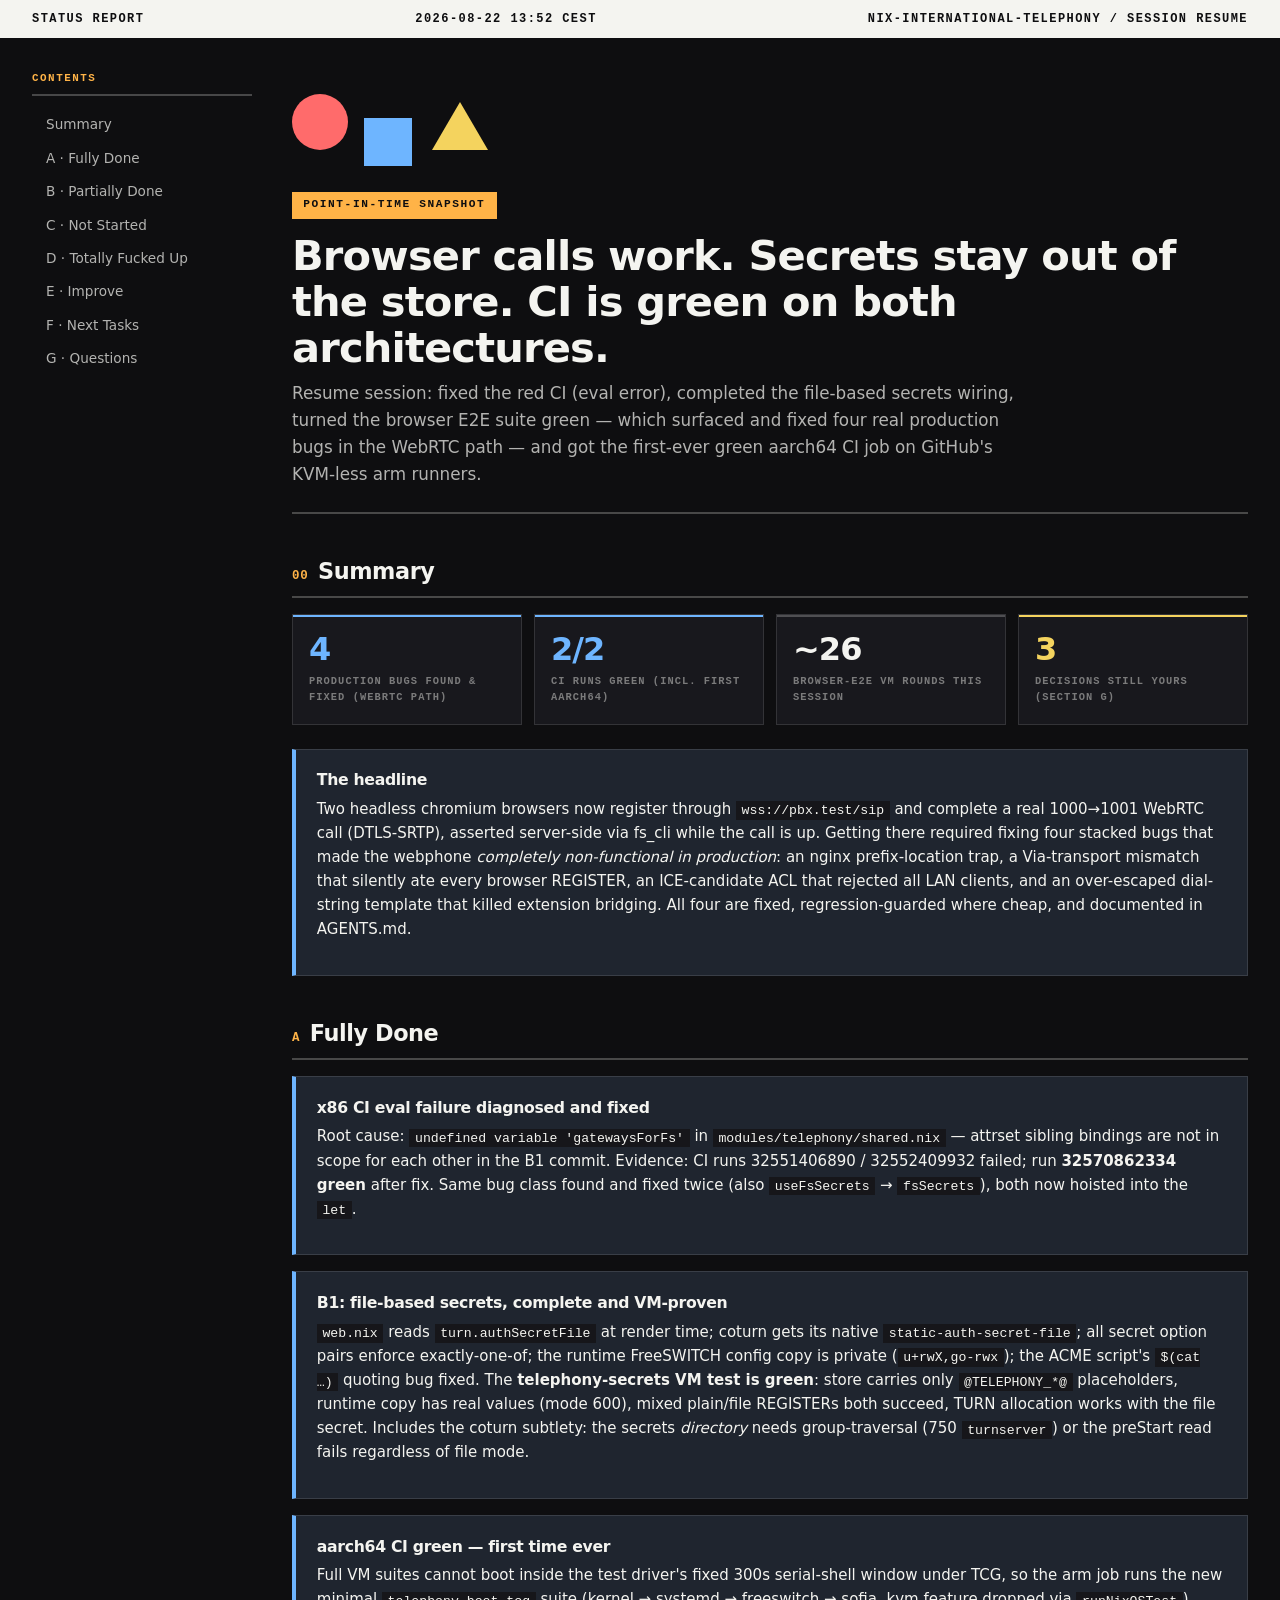
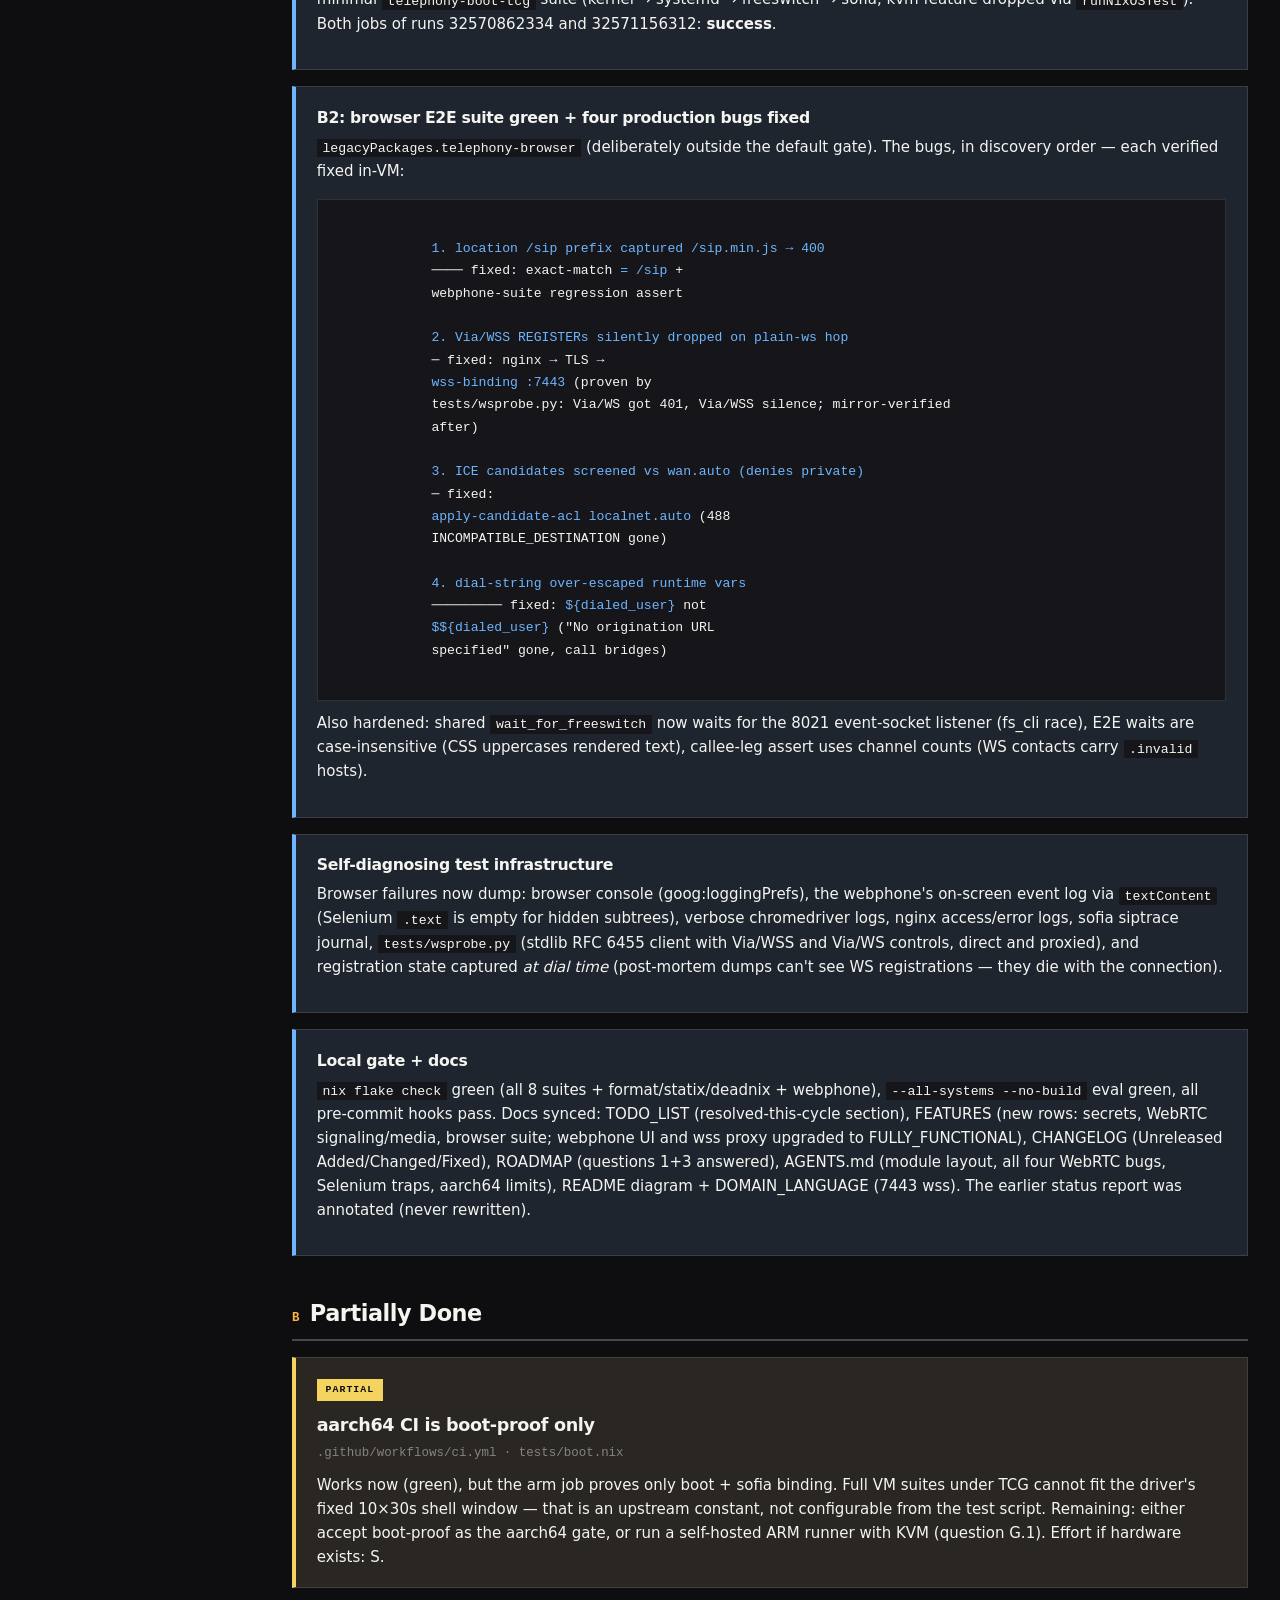
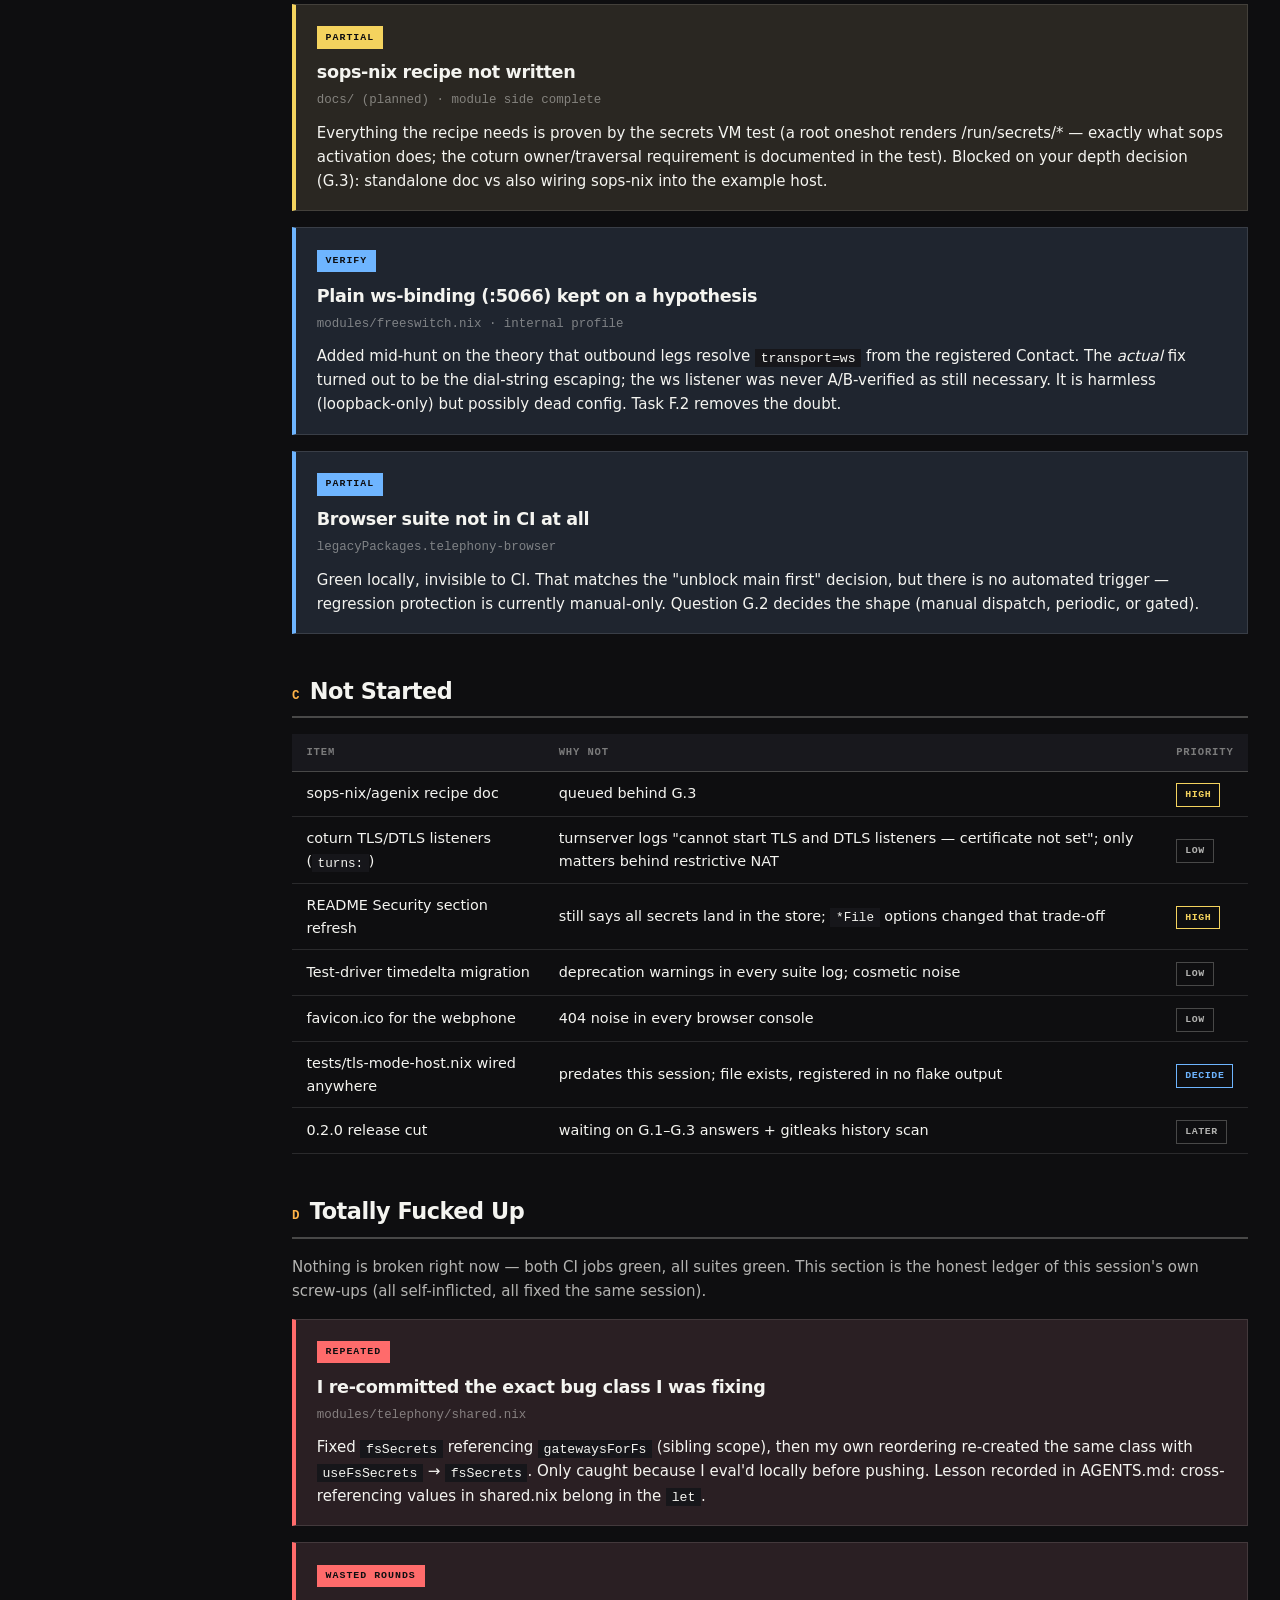
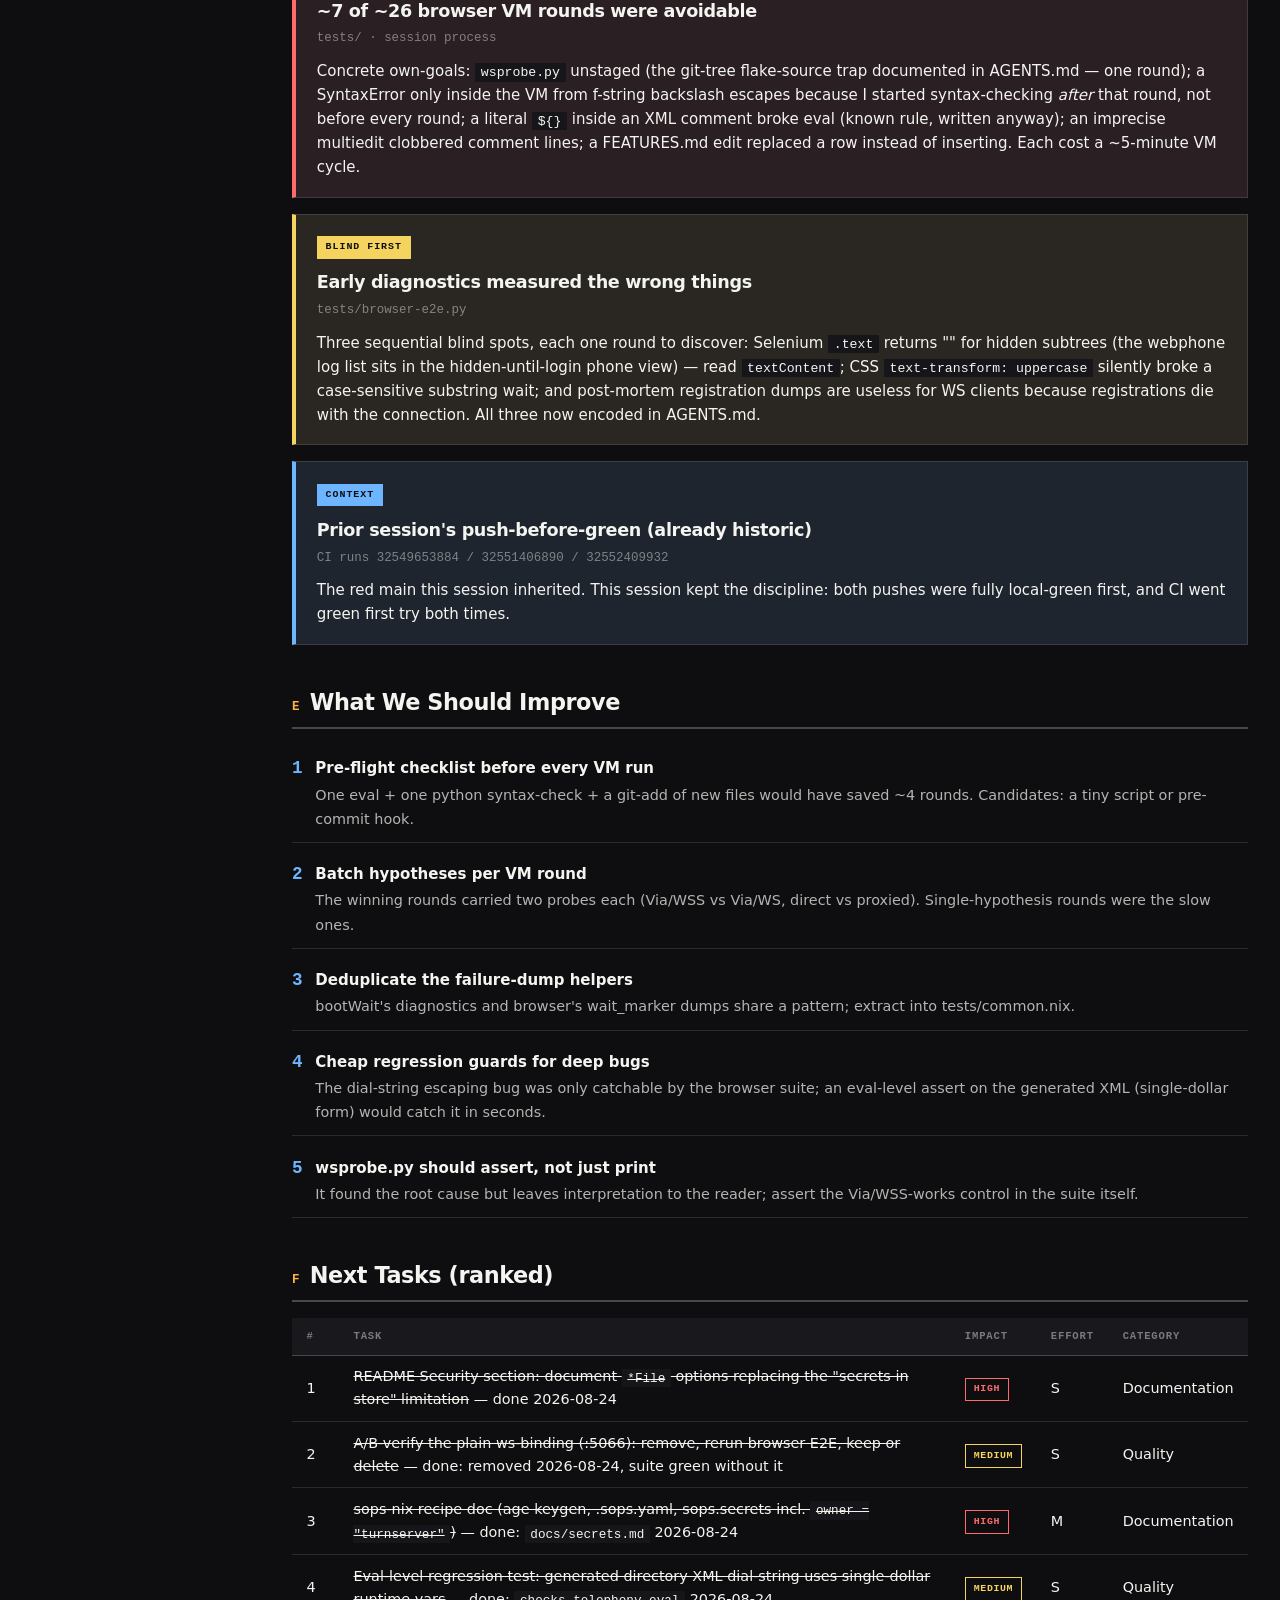
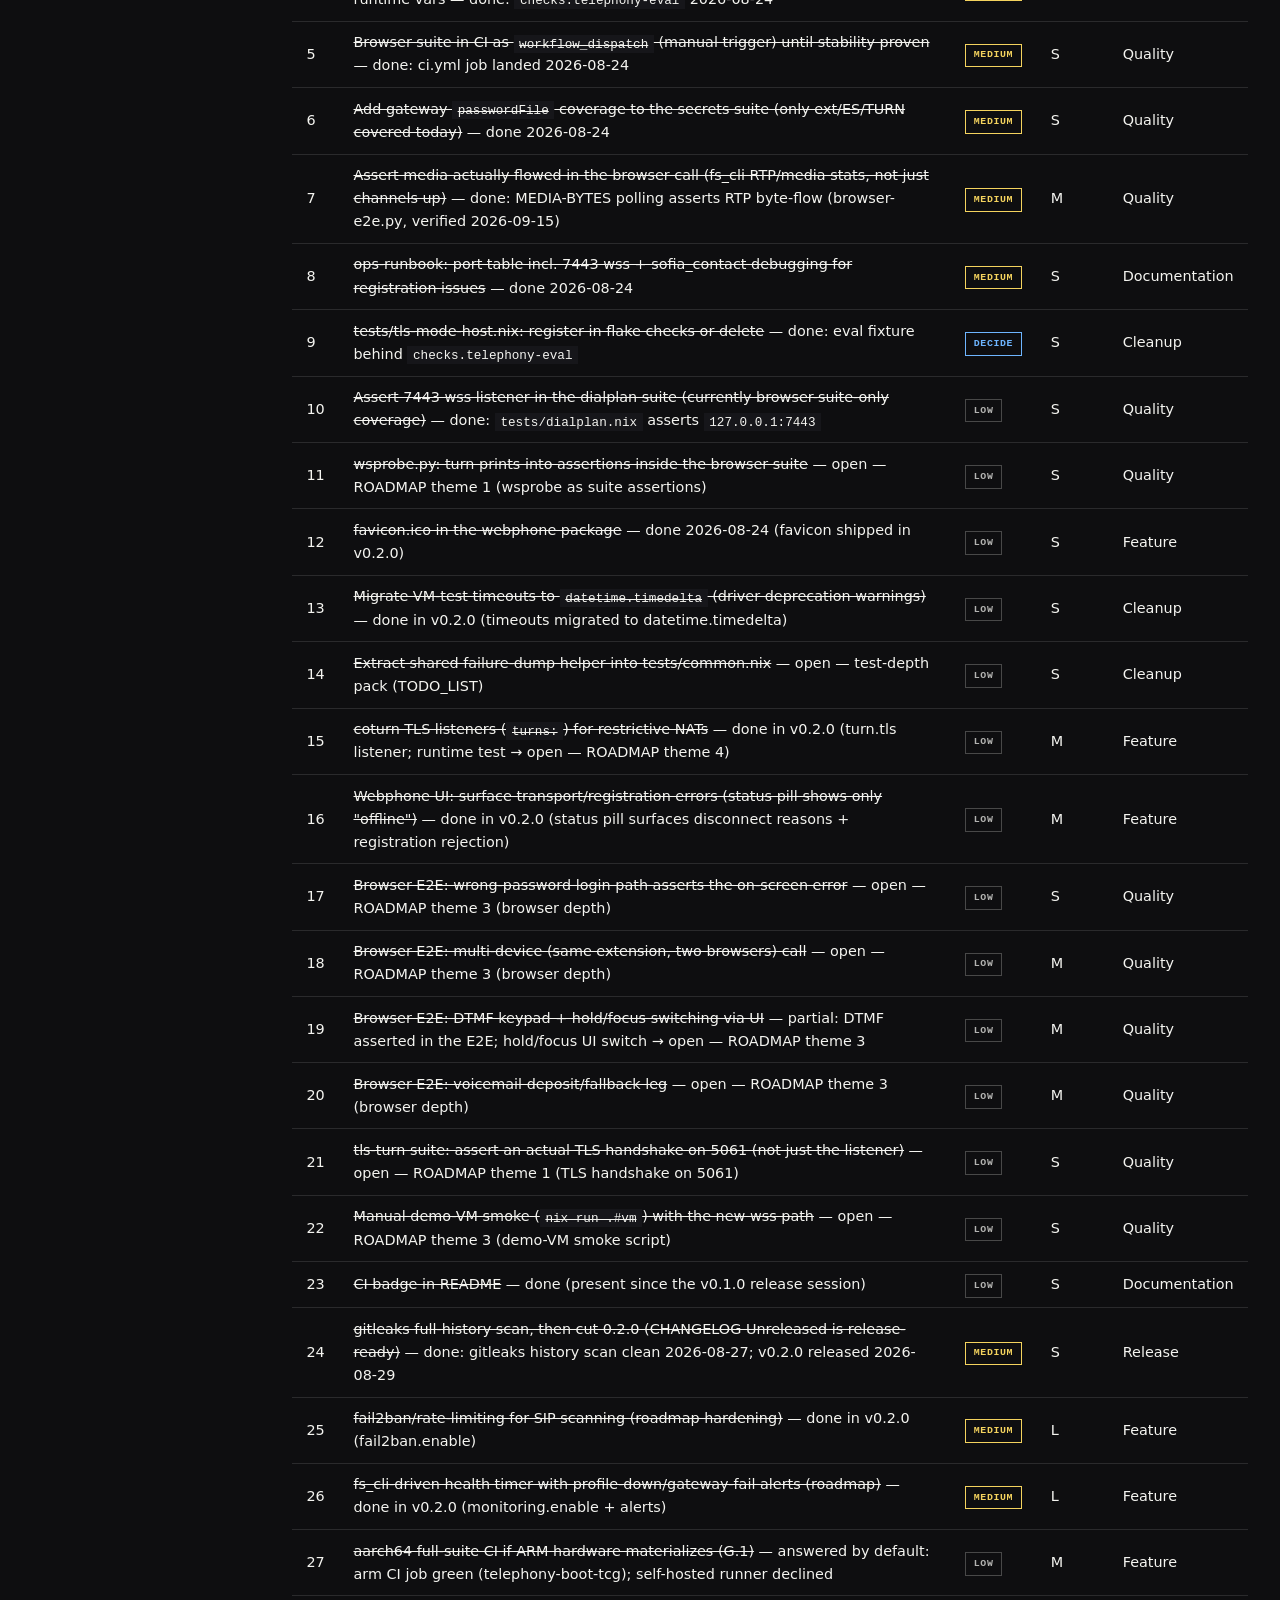
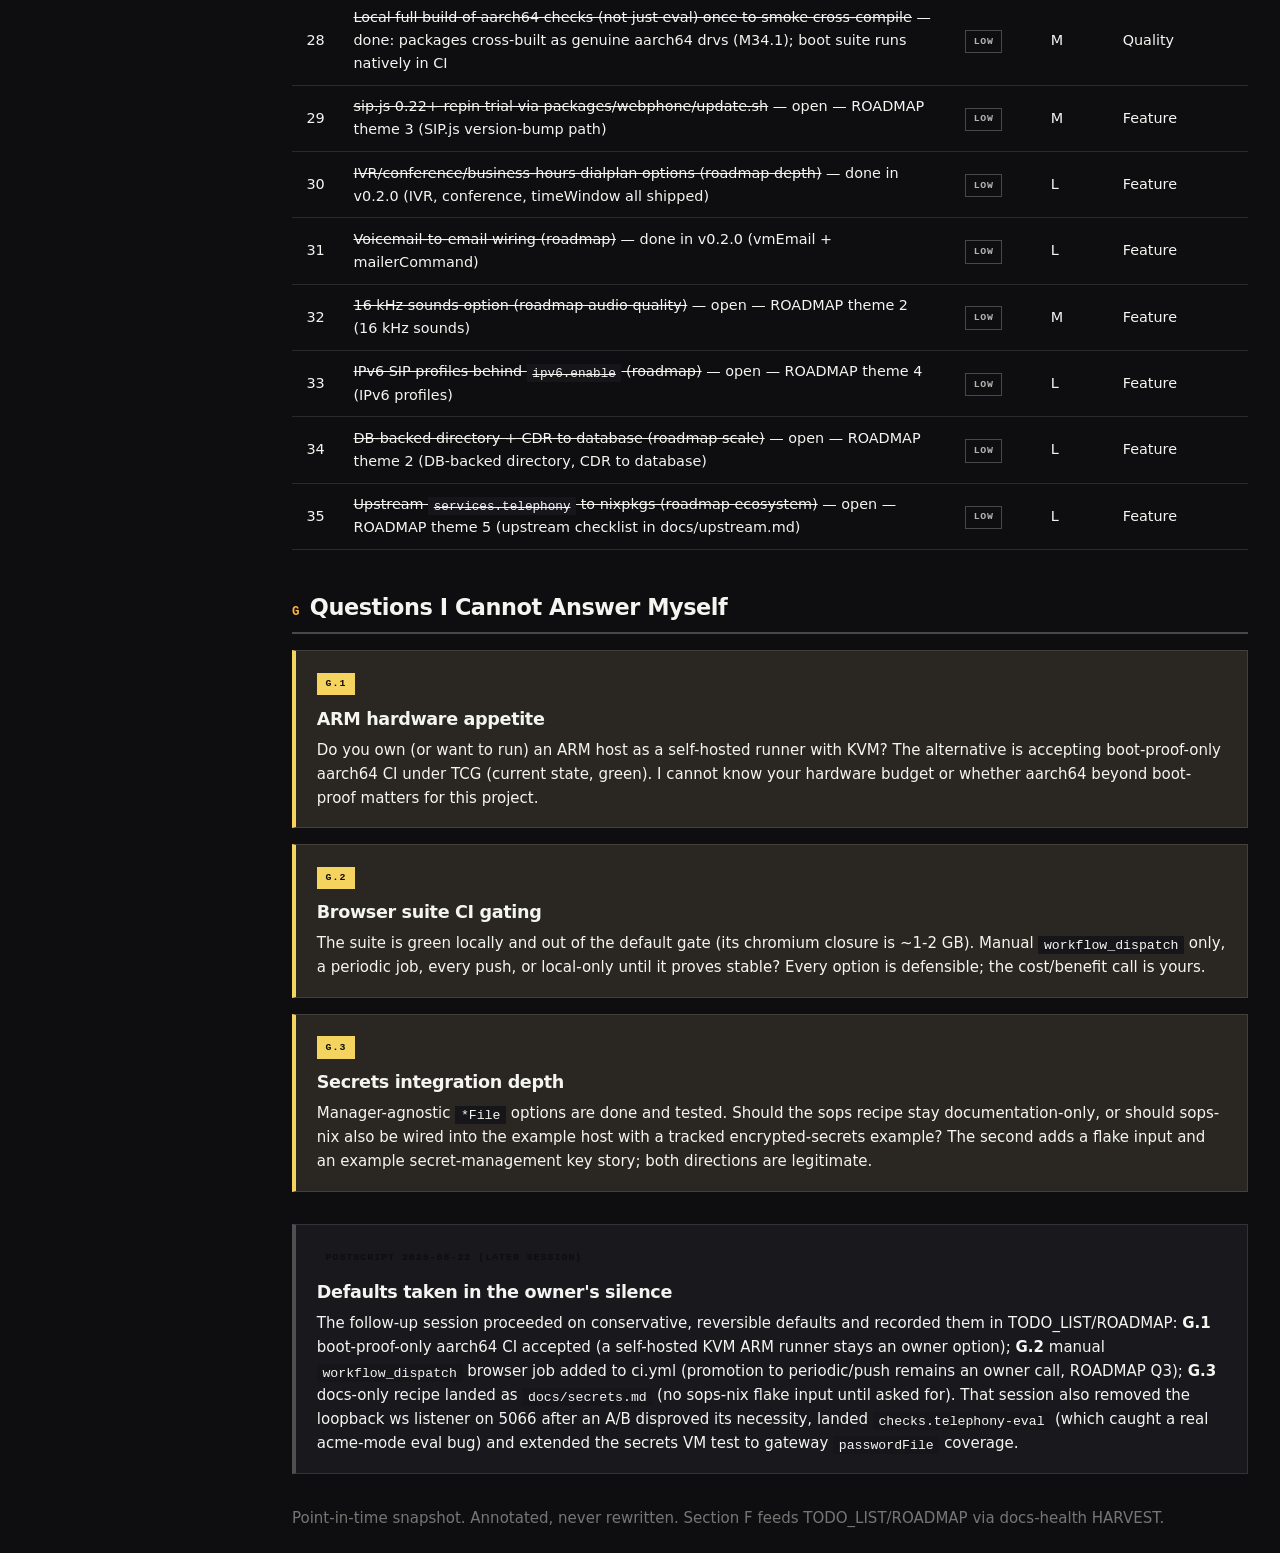
<file: docs/status/2026-08-22_13-52_browser-e2e-green-secrets-complete-aarch64-ci-green.html>
<!doctype html>
<html lang="en">
  <head>
    <meta charset="UTF-8" />
    <meta name="viewport" content="width=device-width, initial-scale=1.0" />
    <title>
      Status Report — Browser E2E Green, Secrets Landed, CI Green on Both Arches
    </title>
    <style>
      /* =========================================================================
         BAUHAUS DARK — Dashboard template
         Design language: form follows function. Primary colors on graphite.
         Zero external dependencies: system fonts, no CDN, no build step.
         Token architecture: see references/bauhaus-tokens.md
         ========================================================================= */

      :root {
        /* --- Primitive palette (Bauhaus Dark) --- */
        --color-graphite: #0e0e10;
        --color-graphite-2: #18181d;
        --color-graphite-3: #16161a;
        --color-bone: #f4f4f0;
        --color-red: #ff6b6b;
        --color-blue: #6eb5ff;
        --color-yellow: #f4d35e;
        --color-amber: #ffb347;
        --color-hairline: rgba(244, 244, 240, 0.12);
        --color-hairline-strong: rgba(244, 244, 240, 0.25);

        /* --- Semantic layer (shared vocabulary with editorial template) --- */
        --surface: var(--color-graphite);
        --surface-raised: var(--color-graphite-2);
        --surface-sunken: var(--color-graphite-3);
        --text: var(--color-bone);
        --text-muted: rgba(244, 244, 240, 0.72);
        --text-faint: rgba(244, 244, 240, 0.45);
        --border: var(--color-hairline);
        --border-strong: var(--color-hairline-strong);
        --accent: var(--color-amber);
        --problem: var(--color-red);
        --solution: var(--color-blue);
        --warning: var(--color-yellow);

        /* --- Backward-compatible aliases (do not break consumer skills) --- */
        --bg: var(--surface);
        --bg-elevated: var(--surface-raised);
        --bg-sunken: var(--surface-sunken);
        --bg-card: var(--surface-raised);
        --bg-code: var(--surface-sunken);
        --ink: var(--text);
        --ink-secondary: var(--text-muted);
        --ink-muted: var(--text-faint);
        --rose: var(--problem);
        --rose-glow: color-mix(in srgb, var(--problem) 15%, transparent);
        --emerald: var(--solution);
        --emerald-glow: color-mix(in srgb, var(--solution) 15%, transparent);
        --amber-glow: color-mix(in srgb, var(--warning) 15%, transparent);
        --coral: var(--problem);
        --coral-light: color-mix(in srgb, var(--problem) 15%, transparent);
        --teal: var(--solution);
        --teal-light: color-mix(in srgb, var(--solution) 15%, transparent);
        --amber-light: color-mix(in srgb, var(--warning) 20%, transparent);

        /* --- Shape --- */
        --radius: 0px; /* Bauhaus default: sharp corners */
        --radius-sm: 0px;

        /* --- Type stacks (system only — zero external fonts) --- */
        --font-heading:
          ui-sans-serif, system-ui, -apple-system, BlinkMacSystemFont,
          "Segoe UI", Roboto, Helvetica, Arial, sans-serif;
        --font-body:
          ui-sans-serif, system-ui, -apple-system, BlinkMacSystemFont,
          "Segoe UI", Roboto, Helvetica, Arial, sans-serif;
        --font-mono:
          ui-monospace, "Cascadia Code", "Source Code Pro", "JetBrains Mono",
          Menlo, Consolas, monospace;
      }

      * {
        box-sizing: border-box;
        margin: 0;
        padding: 0;
      }
      html {
        scroll-behavior: smooth;
      }
      /* Sticky-header offset for anchor jumps */
      section[id],
      [id] {
        scroll-margin-top: 60px;
      }

      body {
        background: var(--surface);
        color: var(--text);
        font-family: var(--font-body);
        font-size: 15px;
        line-height: 1.6;
        -webkit-font-smoothing: antialiased;
        -moz-osx-font-smoothing: grayscale;
      }

      /* --- Accessibility: keyboard focus --- */
      :focus-visible {
        outline: 2px solid var(--accent);
        outline-offset: 2px;
      }
      a:focus-visible {
        outline-offset: -1px;
      }

      /* --- Full-bleed top bar --- */
      .top-bar {
        background: var(--text);
        color: var(--surface);
        padding: 0.6rem 2rem;
        font-family: var(--font-mono);
        font-size: 0.75rem;
        font-weight: 700;
        letter-spacing: 0.12em;
        text-transform: uppercase;
        display: flex;
        justify-content: space-between;
        align-items: center;
      }

      /* --- Layout: optional sticky sidebar TOC --- */
      .layout {
        display: flex;
        gap: 2.5rem;
        padding: 2rem;
      }
      .sidebar {
        width: 220px;
        flex-shrink: 0;
        position: sticky;
        top: 1rem;
        align-self: flex-start;
        height: calc(100vh - 2rem);
        overflow-y: auto;
        display: none;
      }
      .sidebar nav {
        display: flex;
        flex-direction: column;
        gap: 0;
      }
      .sidebar .label {
        font-family: var(--font-mono);
        font-size: 0.68rem;
        font-weight: 700;
        text-transform: uppercase;
        letter-spacing: 0.14em;
        color: var(--accent);
        margin-bottom: 0.75rem;
        padding-bottom: 0.4rem;
        border-bottom: 2px solid var(--border-strong);
      }
      .sidebar a {
        font-size: 0.85rem;
        color: var(--text-muted);
        text-decoration: none;
        padding: 0.45rem 0.75rem;
        border-left: 2px solid transparent;
        transition: all 0.15s ease;
        line-height: 1.4;
        font-weight: 500;
      }
      .sidebar a:hover,
      .sidebar a.active {
        color: var(--accent);
        border-left-color: var(--accent);
        background: color-mix(in srgb, var(--accent) 8%, transparent);
      }
      .main {
        flex: 1;
        min-width: 0;
      }

      /* --- Headings --- */
      h1,
      h2,
      h3,
      h4 {
        font-family: var(--font-heading);
        font-weight: 800;
        letter-spacing: -0.02em;
      }
      h1 {
        font-size: clamp(1.8rem, 4vw, 2.6rem);
        line-height: 1.1;
        margin: 0 0 0.6rem;
      }
      h2 {
        font-size: 1.4rem;
        margin: 2.5rem 0 1rem;
        padding-bottom: 0.4rem;
        border-bottom: 2px solid var(--border-strong);
        display: flex;
        align-items: baseline;
        gap: 0.6rem;
      }
      h2 .num {
        font-family: var(--font-mono);
        font-size: 0.78rem;
        color: var(--accent);
        font-weight: 700;
        letter-spacing: 0.06em;
      }
      h3 {
        font-size: 1.1rem;
        margin: 0 0 0.4rem;
        font-weight: 700;
      }
      h4 {
        font-size: 0.98rem;
        margin: 0 0 0.3rem;
        font-weight: 700;
      }
      p {
        margin: 0 0 1rem;
      }

      /* --- Hero --- */
      .hero {
        padding: 1.5rem 0 1.5rem;
        margin-bottom: 1.5rem;
        border-bottom: 2px solid var(--border-strong);
      }
      .hero-badge {
        display: inline-block;
        font-family: var(--font-mono);
        font-size: 0.7rem;
        font-weight: 700;
        text-transform: uppercase;
        letter-spacing: 0.14em;
        color: var(--surface);
        background: var(--accent);
        padding: 0.3rem 0.7rem;
        margin-bottom: 0.9rem;
      }
      .hero-subtitle {
        font-size: 1.05rem;
        color: var(--text-muted);
        max-width: 70ch;
        margin: 0;
      }

      /* Bauhaus signature: geometric shape cluster (optional) */
      .hero-shapes {
        position: relative;
        height: 80px;
        margin-bottom: 1rem;
      }
      .hero-shapes .circle {
        position: absolute;
        top: 0;
        left: 0;
        width: 56px;
        height: 56px;
        background: var(--problem);
        border-radius: 50%;
      }
      .hero-shapes .square {
        position: absolute;
        top: 24px;
        left: 72px;
        width: 48px;
        height: 48px;
        background: var(--solution);
      }
      .hero-shapes .tri {
        position: absolute;
        top: 8px;
        left: 140px;
        width: 0;
        height: 0;
        border-left: 28px solid transparent;
        border-right: 28px solid transparent;
        border-bottom: 48px solid var(--warning);
      }

      /* --- General cards --- */
      .card {
        background: var(--surface-raised);
        border: 1px solid var(--border);
        padding: 1.1rem 1.3rem;
        margin-bottom: 1rem;
        border-left: 4px solid var(--border-strong);
      }
      .card-problem {
        border-left-color: var(--problem);
        background: color-mix(
          in srgb,
          var(--problem) 8%,
          var(--surface-raised)
        );
      }
      .card-solution {
        border-left-color: var(--solution);
        background: color-mix(
          in srgb,
          var(--solution) 8%,
          var(--surface-raised)
        );
      }
      .card-warning {
        border-left-color: var(--warning);
        background: color-mix(
          in srgb,
          var(--warning) 8%,
          var(--surface-raised)
        );
      }

      /* --- Issue cards --- */
      .issue {
        background: var(--surface-raised);
        border: 1px solid var(--border);
        padding: 1.1rem 1.3rem;
        margin-bottom: 1rem;
        border-left: 4px solid var(--border-strong);
      }
      .issue-critical {
        border-left-color: var(--problem);
        background: color-mix(
          in srgb,
          var(--problem) 8%,
          var(--surface-raised)
        );
      }
      .issue-important {
        border-left-color: var(--warning);
        background: color-mix(
          in srgb,
          var(--warning) 8%,
          var(--surface-raised)
        );
      }
      .issue-nice {
        border-left-color: var(--solution);
        background: color-mix(
          in srgb,
          var(--solution) 8%,
          var(--surface-raised)
        );
      }
      .issue h3 {
        margin-bottom: 0.3rem;
      }
      .issue .where {
        font-family: var(--font-mono);
        font-size: 0.78rem;
        color: var(--text-faint);
        margin: 0.2rem 0 0.6rem;
      }
      .issue p:last-child {
        margin-bottom: 0;
      }

      /* --- Severity badges (used inside issue cards) --- */
      .severity {
        display: inline-block;
        font-family: var(--font-mono);
        font-size: 0.62rem;
        font-weight: 700;
        letter-spacing: 0.1em;
        text-transform: uppercase;
        padding: 0.2rem 0.55rem;
        margin-bottom: 0.6rem;
        color: var(--surface);
      }
      .severity-critical {
        background: var(--problem);
      }
      .severity-important {
        background: var(--warning);
      }
      .severity-nice {
        background: var(--solution);
      }

      /* --- Inline badges (used in tables) --- */
      .badge {
        display: inline-block;
        font-family: var(--font-mono);
        font-size: 0.62rem;
        font-weight: 700;
        letter-spacing: 0.06em;
        text-transform: uppercase;
        padding: 0.18rem 0.5rem;
        border: 1px solid var(--border-strong);
        color: var(--text-muted);
      }
      .badge-critical {
        color: var(--problem);
        border-color: var(--problem);
      }
      .badge-high {
        color: var(--warning);
        border-color: var(--warning);
      }
      .badge-medium {
        color: var(--accent);
        border-color: var(--accent);
      }
      .badge-low {
        color: var(--text-muted);
      }
      .badge-fixed {
        color: var(--solution);
        border-color: var(--solution);
      }

      /* --- Callouts (used inside issues or standalone) --- */
      .callout {
        margin: 0.8rem 0 0;
        padding: 0.7rem 0.9rem;
        border-left: 3px solid var(--border-strong);
        background: color-mix(in srgb, var(--text) 5%, transparent);
        font-size: 0.9rem;
      }
      .callout strong {
        display: inline-block;
        margin-right: 0.4rem;
      }
      .callout-solution {
        border-left-color: var(--solution);
        background: color-mix(in srgb, var(--solution) 10%, transparent);
      }
      .callout-warning {
        border-left-color: var(--warning);
        background: color-mix(in srgb, var(--warning) 10%, transparent);
      }

      /* --- Stat cards / scorecards (aliased vocabulary) --- */
      .stat-grid,
      .scorecard {
        display: grid;
        grid-template-columns: repeat(auto-fit, minmax(150px, 1fr));
        gap: 0.75rem;
        margin: 1rem 0 1.5rem;
      }
      .stat-card,
      .score-card {
        background: var(--surface-raised);
        border: 1px solid var(--border);
        padding: 1.1rem 1rem;
        position: relative;
      }
      .stat-card::before,
      .score-card::before {
        content: "";
        position: absolute;
        top: 0;
        left: 0;
        right: 0;
        height: 2px;
        background: var(--border-strong);
      }
      .stat-bad,
      .score-bad {
        /* default top bar already set */
      }
      .stat-bad::before,
      .score-bad::before {
        background: var(--problem);
      }
      .stat-good::before,
      .score-good::before {
        background: var(--solution);
      }
      .stat-warn::before,
      .score-warn::before {
        background: var(--warning);
      }
      .stat-value,
      .score {
        font-family: var(--font-heading);
        font-size: 2rem;
        font-weight: 800;
        line-height: 1;
        letter-spacing: -0.03em;
        color: var(--text);
      }
      .stat-bad .stat-value,
      .score-bad .score {
        color: var(--problem);
      }
      .stat-good .stat-value,
      .score-good .score {
        color: var(--solution);
      }
      .stat-warn .stat-value,
      .score-warn .score {
        color: var(--warning);
      }
      .stat-label,
      .score-card .label {
        font-family: var(--font-mono);
        font-size: 0.65rem;
        font-weight: 600;
        text-transform: uppercase;
        letter-spacing: 0.1em;
        color: var(--text-faint);
        margin-top: 0.5rem;
      }

      /* --- Strengths list --- */
      .strengths {
        display: grid;
        gap: 0.5rem;
        margin: 1rem 0 1.5rem;
      }
      .strength {
        display: grid;
        grid-template-columns: auto 1fr;
        gap: 0.8rem;
        padding: 0.7rem 0;
        border-bottom: 1px solid var(--border);
      }
      .strength .check {
        font-family: var(--font-mono);
        font-weight: 700;
        color: var(--solution);
        font-size: 1.1rem;
        line-height: 1.4;
      }
      .strength .text strong {
        display: block;
        margin-bottom: 0.15rem;
      }
      .strength .text span {
        color: var(--text-muted);
        font-size: 0.9rem;
      }

      /* --- Tables --- */
      .table-wrap {
        overflow-x: auto;
      }
      table {
        width: 100%;
        border-collapse: collapse;
        margin: 1rem 0 1.5rem;
        font-size: 0.9rem;
      }
      th {
        text-align: left;
        padding: 0.6rem 0.9rem;
        background: var(--surface-raised);
        color: var(--text-faint);
        font-family: var(--font-mono);
        font-size: 0.66rem;
        font-weight: 700;
        letter-spacing: 0.08em;
        text-transform: uppercase;
        border-bottom: 1px solid var(--border-strong);
      }
      td {
        padding: 0.6rem 0.9rem;
        border-bottom: 1px solid var(--border);
      }
      tr:hover td {
        background: var(--surface-raised);
      }

      /* --- Before/After comparison --- */
      .compare-header {
        display: grid;
        grid-template-columns: 1fr 1fr;
        gap: 0.75rem;
        margin: 1rem 0 0.5rem;
      }
      .compare-before,
      .compare-after {
        font-family: var(--font-mono);
        font-size: 0.7rem;
        font-weight: 700;
        text-transform: uppercase;
        letter-spacing: 0.1em;
        padding: 0.4rem 0.7rem;
        color: var(--surface);
      }
      .compare-before {
        background: var(--problem);
      }
      .compare-after {
        background: var(--solution);
      }
      .compare-row {
        display: grid;
        grid-template-columns: 1fr 1fr;
        gap: 0.75rem;
        margin-bottom: 1rem;
      }
      .compare-row pre {
        margin: 0;
      }

      /* --- Code blocks + syntax highlighting --- */
      pre {
        background: var(--surface-sunken);
        border: 1px solid var(--border);
        padding: 1rem 1.2rem;
        margin: 1rem 0;
        font-family: var(--font-mono);
        font-size: 0.82rem;
        line-height: 1.65;
        overflow-x: auto;
      }
      code {
        font-family: var(--font-mono);
      }
      p code,
      li code,
      td code {
        font-size: 0.88em;
        background: var(--surface-sunken);
        padding: 0.1rem 0.35rem;
      }
      .tok-keyword {
        color: var(--accent);
      } /* func, type, struct, if, return */
      .tok-type {
        color: var(--warning);
      } /* int, string, bool, error */
      .tok-string {
        color: var(--solution);
      } /* "quoted strings" */
      .tok-comment {
        color: var(--text-faint);
        font-style: italic;
      }
      .tok-func {
        color: #74a9ff;
      } /* function names */
      .tok-number {
        color: var(--accent);
      } /* 42, 3.14 */
      .tok-generic {
        color: var(--problem);
      } /* T, ID in generics */
      .tok-builtin {
        color: #4dd9ff;
      } /* make, len, append */
      .tok-punct {
        color: var(--text-muted);
      } /* { } ( ) ; = : */
      .tok-attr {
        color: var(--accent);
      } /* Nix attribute names */

      /* --- Dependency tree / ASCII diagrams --- */
      .dep-tree {
        background: var(--surface-sunken);
        border: 1px solid var(--border);
        padding: 1rem 1.2rem;
        margin: 1rem 0;
        font-family: var(--font-mono);
        font-size: 0.82rem;
        line-height: 1.7;
        white-space: pre;
        overflow-x: auto;
      }
      .dep-tree .root {
        color: var(--accent);
        font-weight: 700;
      }
      .dep-tree .ok {
        color: var(--solution);
      }
      .dep-tree .unwanted {
        color: var(--problem);
      }

      /* --- Inline node-and-arrow diagrams --- */
      .diagram {
        display: flex;
        flex-wrap: wrap;
        align-items: center;
        gap: 0.5rem;
        padding: 1rem;
        margin: 1rem 0;
        background: var(--surface-raised);
        border: 1px solid var(--border);
      }
      .node {
        display: inline-block;
        padding: 0.35rem 0.7rem;
        font-family: var(--font-mono);
        font-size: 0.8rem;
        font-weight: 600;
        background: var(--surface-sunken);
        border: 1px solid var(--border-strong);
      }
      .node-core {
        background: var(--accent);
        color: var(--surface);
        border-color: var(--accent);
      }
      .node-problem {
        background: var(--problem);
        color: var(--surface);
        border-color: var(--problem);
      }
      .node-good {
        background: var(--solution);
        color: var(--surface);
        border-color: var(--solution);
      }
      .arrow {
        color: var(--text-faint);
        font-family: var(--font-mono);
      }

      /* --- Grids (responsive) --- */
      .grid-2 {
        display: grid;
        grid-template-columns: repeat(2, 1fr);
        gap: 1rem;
        margin: 1rem 0;
      }
      .grid-3 {
        display: grid;
        grid-template-columns: repeat(3, 1fr);
        gap: 1rem;
        margin: 1rem 0;
      }

      /* --- Inline TOC (alternative to sidebar) --- */
      .toc {
        background: var(--surface-raised);
        border: 1px solid var(--border);
        border-left: 3px solid var(--accent);
        padding: 1rem 1.3rem;
        margin: 1rem 0 1.5rem;
      }
      .toc h3 {
        margin-bottom: 0.5rem;
      }
      .toc ul {
        list-style: none;
        padding: 0;
      }
      .toc li {
        margin: 0.25rem 0;
      }
      .toc a {
        color: var(--text-muted);
        text-decoration: none;
        font-size: 0.9rem;
      }
      .toc a:hover {
        color: var(--accent);
      }

      /* --- Migration / numbered steps --- */
      .migration-step {
        display: grid;
        grid-template-columns: 48px 1fr;
        gap: 1rem;
        margin: 1rem 0;
        padding: 1rem;
        background: var(--surface-raised);
        border: 1px solid var(--border);
        border-left: 3px solid var(--accent);
      }
      .migration-num {
        font-family: var(--font-mono);
        font-weight: 800;
        font-size: 1.5rem;
        color: var(--accent);
        line-height: 1;
      }
      .migration-content h4 {
        margin-bottom: 0.2rem;
      }
      .migration-content p {
        margin-bottom: 0;
        color: var(--text-muted);
        font-size: 0.92rem;
      }

      /* --- Footer --- */
      .footer {
        margin-top: 2rem;
        padding-top: 1rem;
        border-top: 1px solid var(--border);
        font-size: 0.8rem;
        color: var(--text-faint);
        font-family: var(--font-mono);
      }

      /* --- Responsive --- */
      @media (min-width: 1024px) {
        .sidebar {
          display: block;
        }
      }
      @media (max-width: 768px) {
        .layout {
          flex-direction: column;
          padding: 1rem;
        }
        .top-bar {
          padding: 0.6rem 1rem;
          flex-wrap: wrap;
          gap: 0.3rem;
        }
        .grid-2,
        .grid-3 {
          grid-template-columns: 1fr;
        }
        .compare-header,
        .compare-row {
          grid-template-columns: 1fr;
        }
        .stat-grid,
        .scorecard {
          grid-template-columns: repeat(2, 1fr);
        }
        .migration-step {
          grid-template-columns: 1fr;
        }
      }
    </style>
  </head>
  <body>
    <div class="top-bar">
      <span>STATUS REPORT</span>
      <span>2026-08-22 13:52 CEST</span>
      <span>nix-international-telephony / session resume</span>
    </div>

    <div class="layout">
      <aside class="sidebar" data-nav>
        <nav>
          <div class="label">Contents</div>
          <a href="#summary">Summary</a>
          <a href="#done">A · Fully Done</a>
          <a href="#partial">B · Partially Done</a>
          <a href="#notstarted">C · Not Started</a>
          <a href="#fucked">D · Totally Fucked Up</a>
          <a href="#improve">E · Improve</a>
          <a href="#next">F · Next Tasks</a>
          <a href="#questions">G · Questions</a>
        </nav>
      </aside>

      <main class="main">
        <div class="hero">
          <div class="hero-shapes">
            <div class="circle"></div>
            <div class="square"></div>
            <div class="tri"></div>
          </div>
          <div class="hero-badge">Point-in-time snapshot</div>
          <h1>
            Browser calls work. Secrets stay out of the store. CI is green on
            both architectures.
          </h1>
          <p class="hero-subtitle">
            Resume session: fixed the red CI (eval error), completed the
            file-based secrets wiring, turned the browser E2E suite green —
            which surfaced and fixed four real production bugs in the WebRTC
            path — and got the first-ever green aarch64 CI job on GitHub's
            KVM-less arm runners.
          </p>
        </div>

        <h2 id="summary"><span class="num">00</span>Summary</h2>
        <div class="stat-grid">
          <div class="stat-card stat-good">
            <div class="stat-value">4</div>
            <div class="stat-label">
              Production bugs found &amp; fixed (WebRTC path)
            </div>
          </div>
          <div class="stat-card stat-good">
            <div class="stat-value">2/2</div>
            <div class="stat-label">CI runs green (incl. first aarch64)</div>
          </div>
          <div class="stat-card">
            <div class="stat-value">~26</div>
            <div class="stat-label">Browser-E2E VM rounds this session</div>
          </div>
          <div class="stat-card stat-warn">
            <div class="stat-value">3</div>
            <div class="stat-label">Decisions still yours (section G)</div>
          </div>
        </div>

        <div class="card card-solution">
          <h4>The headline</h4>
          <p>
            Two headless chromium browsers now register through
            <code>wss://pbx.test/sip</code> and complete a real 1000→1001 WebRTC
            call (DTLS-SRTP), asserted server-side via fs_cli while the call is
            up. Getting there required fixing four stacked bugs that made the
            webphone <em>completely non-functional in production</em>: an nginx
            prefix-location trap, a Via-transport mismatch that silently ate
            every browser REGISTER, an ICE-candidate ACL that rejected all LAN
            clients, and an over-escaped dial-string template that killed
            extension bridging. All four are fixed, regression-guarded where
            cheap, and documented in AGENTS.md.
          </p>
        </div>

        <h2 id="done"><span class="num">A</span>Fully Done</h2>

        <div class="card card-solution">
          <h4>x86 CI eval failure diagnosed and fixed</h4>
          <p>
            Root cause: <code>undefined variable 'gatewaysForFs'</code> in
            <code>modules/telephony/shared.nix</code> — attrset sibling bindings
            are not in scope for each other in the B1 commit. Evidence: CI runs
            32551406890 / 32552409932 failed; run
            <strong>32570862334 green</strong>
            after fix. Same bug class found and fixed twice (also
            <code>useFsSecrets</code> → <code>fsSecrets</code>), both now
            hoisted into the <code>let</code>.
          </p>
        </div>

        <div class="card card-solution">
          <h4>B1: file-based secrets, complete and VM-proven</h4>
          <p>
            <code>web.nix</code> reads <code>turn.authSecretFile</code> at
            render time; coturn gets its native
            <code>static-auth-secret-file</code>; all secret option pairs
            enforce exactly-one-of; the runtime FreeSWITCH config copy is
            private (<code>u+rwX,go-rwx</code>); the ACME script's
            <code>$(cat …)</code> quoting bug fixed. The
            <strong>telephony-secrets VM test is green</strong>: store carries
            only <code>@TELEPHONY_*@</code> placeholders, runtime copy has real
            values (mode 600), mixed plain/file REGISTERs both succeed, TURN
            allocation works with the file secret. Includes the coturn subtlety:
            the secrets <em>directory</em> needs group-traversal (750
            <code>turnserver</code>) or the preStart read fails regardless of
            file mode.
          </p>
        </div>

        <div class="card card-solution">
          <h4>aarch64 CI green — first time ever</h4>
          <p>
            Full VM suites cannot boot inside the test driver's fixed 300s
            serial-shell window under TCG, so the arm job runs the new minimal
            <code>telephony-boot-tcg</code> suite (kernel → systemd → freeswitch
            → sofia, kvm feature dropped via <code>runNixOSTest</code>). Both
            jobs of runs 32570862334 and 32571156312: <strong>success</strong>.
          </p>
        </div>

        <div class="card card-solution">
          <h4>B2: browser E2E suite green + four production bugs fixed</h4>
          <p>
            <code>legacyPackages.telephony-browser</code> (deliberately outside
            the default gate). The bugs, in discovery order — each verified
            fixed in-VM:
          </p>
          <div class="dep-tree" style="margin: 0.6rem 0">
            <span class="ok"
              >1. location /sip prefix captured /sip.min.js → 400</span
            >
            ──── fixed: exact-match <span class="ok">= /sip</span> +
            webphone-suite regression assert<br />
            <span class="ok"
              >2. Via/WSS REGISTERs silently dropped on plain-ws hop</span
            >
            ─ fixed: nginx → TLS →
            <span class="ok">wss-binding :7443</span> (proven by
            tests/wsprobe.py: Via/WS got 401, Via/WSS silence; mirror-verified
            after)<br />
            <span class="ok"
              >3. ICE candidates screened vs wan.auto (denies private)</span
            >
            ─ fixed:
            <span class="ok">apply-candidate-acl localnet.auto</span> (488
            INCOMPATIBLE_DESTINATION gone)<br />
            <span class="ok">4. dial-string over-escaped runtime vars</span>
            ───────── fixed: <span class="ok">${dialed_user}</span> not
            <span class="ok">$${dialed_user}</span> ("No origination URL
            specified" gone, call bridges)
          </div>
          <p>
            Also hardened: shared <code>wait_for_freeswitch</code> now waits for
            the 8021 event-socket listener (fs_cli race), E2E waits are
            case-insensitive (CSS uppercases rendered text), callee-leg assert
            uses channel counts (WS contacts carry <code>.invalid</code> hosts).
          </p>
        </div>

        <div class="card card-solution">
          <h4>Self-diagnosing test infrastructure</h4>
          <p>
            Browser failures now dump: browser console (goog:loggingPrefs), the
            webphone's on-screen event log via
            <code>textContent</code> (Selenium <code>.text</code> is empty for
            hidden subtrees), verbose chromedriver logs, nginx access/error
            logs, sofia siptrace journal, <code>tests/wsprobe.py</code> (stdlib
            RFC 6455 client with Via/WSS and Via/WS controls, direct and
            proxied), and registration state captured
            <em>at dial time</em> (post-mortem dumps can't see WS registrations
            — they die with the connection).
          </p>
        </div>

        <div class="card card-solution">
          <h4>Local gate + docs</h4>
          <p>
            <code>nix flake check</code> green (all 8 suites +
            format/statix/deadnix + webphone),
            <code>--all-systems --no-build</code> eval green, all pre-commit
            hooks pass. Docs synced: TODO_LIST (resolved-this-cycle section),
            FEATURES (new rows: secrets, WebRTC signaling/media, browser suite;
            webphone UI and wss proxy upgraded to FULLY_FUNCTIONAL), CHANGELOG
            (Unreleased Added/Changed/Fixed), ROADMAP (questions 1+3 answered),
            AGENTS.md (module layout, all four WebRTC bugs, Selenium traps,
            aarch64 limits), README diagram + DOMAIN_LANGUAGE (7443 wss). The
            earlier status report was annotated (never rewritten).
          </p>
        </div>

        <h2 id="partial"><span class="num">B</span>Partially Done</h2>

        <div class="issue issue-important">
          <span class="severity severity-important">Partial</span>
          <h3>aarch64 CI is boot-proof only</h3>
          <div class="where">.github/workflows/ci.yml · tests/boot.nix</div>
          <p>
            Works now (green), but the arm job proves only boot + sofia binding.
            Full VM suites under TCG cannot fit the driver's fixed 10×30s shell
            window — that is an upstream constant, not configurable from the
            test script. Remaining: either accept boot-proof as the aarch64
            gate, or run a self-hosted ARM runner with KVM (question G.1).
            Effort if hardware exists: S.
          </p>
        </div>

        <div class="issue issue-important">
          <span class="severity severity-important">Partial</span>
          <h3>sops-nix recipe not written</h3>
          <div class="where">docs/ (planned) · module side complete</div>
          <p>
            Everything the recipe needs is proven by the secrets VM test (a root
            oneshot renders /run/secrets/* — exactly what sops activation does;
            the coturn owner/traversal requirement is documented in the test).
            Blocked on your depth decision (G.3): standalone doc vs also wiring
            sops-nix into the example host.
          </p>
        </div>

        <div class="issue issue-nice">
          <span class="severity severity-nice">Verify</span>
          <h3>Plain ws-binding (:5066) kept on a hypothesis</h3>
          <div class="where">modules/freeswitch.nix · internal profile</div>
          <p>
            Added mid-hunt on the theory that outbound legs resolve
            <code>transport=ws</code> from the registered Contact. The
            <em>actual</em>
            fix turned out to be the dial-string escaping; the ws listener was
            never A/B-verified as still necessary. It is harmless
            (loopback-only) but possibly dead config. Task F.2 removes the
            doubt.
          </p>
        </div>

        <div class="issue issue-nice">
          <span class="severity severity-nice">Partial</span>
          <h3>Browser suite not in CI at all</h3>
          <div class="where">legacyPackages.telephony-browser</div>
          <p>
            Green locally, invisible to CI. That matches the "unblock main
            first" decision, but there is no automated trigger — regression
            protection is currently manual-only. Question G.2 decides the shape
            (manual dispatch, periodic, or gated).
          </p>
        </div>

        <h2 id="notstarted"><span class="num">C</span>Not Started</h2>
        <table>
          <thead>
            <tr>
              <th>Item</th>
              <th>Why not</th>
              <th>Priority</th>
            </tr>
          </thead>
          <tbody>
            <tr>
              <td>sops-nix/agenix recipe doc</td>
              <td>queued behind G.3</td>
              <td><span class="badge badge-high">High</span></td>
            </tr>
            <tr>
              <td>coturn TLS/DTLS listeners (<code>turns:</code>)</td>
              <td>
                turnserver logs "cannot start TLS and DTLS listeners —
                certificate not set"; only matters behind restrictive NAT
              </td>
              <td><span class="badge badge-low">Low</span></td>
            </tr>
            <tr>
              <td>README Security section refresh</td>
              <td>
                still says all secrets land in the store;
                <code>*File</code> options changed that trade-off
              </td>
              <td><span class="badge badge-high">High</span></td>
            </tr>
            <tr>
              <td>Test-driver timedelta migration</td>
              <td>deprecation warnings in every suite log; cosmetic noise</td>
              <td><span class="badge badge-low">Low</span></td>
            </tr>
            <tr>
              <td>favicon.ico for the webphone</td>
              <td>404 noise in every browser console</td>
              <td><span class="badge badge-low">Low</span></td>
            </tr>
            <tr>
              <td>tests/tls-mode-host.nix wired anywhere</td>
              <td>
                predates this session; file exists, registered in no flake
                output
              </td>
              <td><span class="badge badge-fixed">Decide</span></td>
            </tr>
            <tr>
              <td>0.2.0 release cut</td>
              <td>waiting on G.1–G.3 answers + gitleaks history scan</td>
              <td><span class="badge badge-low">Later</span></td>
            </tr>
          </tbody>
        </table>

        <h2 id="fucked"><span class="num">D</span>Totally Fucked Up</h2>
        <p style="color: var(--text-muted)">
          Nothing is broken right now — both CI jobs green, all suites green.
          This section is the honest ledger of this session's own screw-ups (all
          self-inflicted, all fixed the same session).
        </p>

        <div class="issue issue-critical">
          <span class="severity severity-critical">Repeated</span>
          <h3>I re-committed the exact bug class I was fixing</h3>
          <div class="where">modules/telephony/shared.nix</div>
          <p>
            Fixed <code>fsSecrets</code> referencing <code>gatewaysForFs</code>
            (sibling scope), then my own reordering re-created the same class
            with
            <code>useFsSecrets</code> → <code>fsSecrets</code>. Only caught
            because I eval'd locally before pushing. Lesson recorded in
            AGENTS.md: cross-referencing values in shared.nix belong in the
            <code>let</code>.
          </p>
        </div>

        <div class="issue issue-critical">
          <span class="severity severity-critical">Wasted rounds</span>
          <h3>~7 of ~26 browser VM rounds were avoidable</h3>
          <div class="where">tests/ · session process</div>
          <p>
            Concrete own-goals: <code>wsprobe.py</code> unstaged (the git-tree
            flake-source trap documented in AGENTS.md — one round); a
            SyntaxError only inside the VM from f-string backslash escapes
            because I started syntax-checking <em>after</em> that round, not
            before every round; a literal <code>${}</code> inside an XML comment
            broke eval (known rule, written anyway); an imprecise multiedit
            clobbered comment lines; a FEATURES.md edit replaced a row instead
            of inserting. Each cost a ~5-minute VM cycle.
          </p>
        </div>

        <div class="issue issue-important">
          <span class="severity severity-important">Blind first</span>
          <h3>Early diagnostics measured the wrong things</h3>
          <div class="where">tests/browser-e2e.py</div>
          <p>
            Three sequential blind spots, each one round to discover: Selenium
            <code>.text</code> returns "" for hidden subtrees (the webphone log
            list sits in the hidden-until-login phone view) — read
            <code>textContent</code>; CSS <code>text-transform: uppercase</code>
            silently broke a case-sensitive substring wait; and post-mortem
            registration dumps are useless for WS clients because registrations
            die with the connection. All three now encoded in AGENTS.md.
          </p>
        </div>

        <div class="issue issue-nice">
          <span class="severity severity-nice">Context</span>
          <h3>Prior session's push-before-green (already historic)</h3>
          <div class="where">
            CI runs 32549653884 / 32551406890 / 32552409932
          </div>
          <p>
            The red main this session inherited. This session kept the
            discipline: both pushes were fully local-green first, and CI went
            green first try both times.
          </p>
        </div>

        <h2 id="improve"><span class="num">E</span>What We Should Improve</h2>
        <div class="strengths">
          <div class="strength">
            <div class="check">1</div>
            <div class="text">
              <strong>Pre-flight checklist before every VM run</strong>
              <span
                >One eval + one python syntax-check + a git-add of new files
                would have saved ~4 rounds. Candidates: a tiny script or
                pre-commit hook.</span
              >
            </div>
          </div>
          <div class="strength">
            <div class="check">2</div>
            <div class="text">
              <strong>Batch hypotheses per VM round</strong>
              <span
                >The winning rounds carried two probes each (Via/WSS vs Via/WS,
                direct vs proxied). Single-hypothesis rounds were the slow
                ones.</span
              >
            </div>
          </div>
          <div class="strength">
            <div class="check">3</div>
            <div class="text">
              <strong>Deduplicate the failure-dump helpers</strong>
              <span
                >bootWait's diagnostics and browser's wait_marker dumps share a
                pattern; extract into tests/common.nix.</span
              >
            </div>
          </div>
          <div class="strength">
            <div class="check">4</div>
            <div class="text">
              <strong>Cheap regression guards for deep bugs</strong>
              <span
                >The dial-string escaping bug was only catchable by the browser
                suite; an eval-level assert on the generated XML (single-dollar
                form) would catch it in seconds.</span
              >
            </div>
          </div>
          <div class="strength">
            <div class="check">5</div>
            <div class="text">
              <strong>wsprobe.py should assert, not just print</strong>
              <span
                >It found the root cause but leaves interpretation to the
                reader; assert the Via/WSS-works control in the suite
                itself.</span
              >
            </div>
          </div>
        </div>

        <h2 id="next"><span class="num">F</span>Next Tasks (ranked)</h2>
        <table>
          <thead>
            <tr>
              <th>#</th>
              <th>Task</th>
              <th>Impact</th>
              <th>Effort</th>
              <th>Category</th>
            </tr>
          </thead>
          <tbody>
            <tr>
              <td>1</td>
              <td>
                <del
                  >README Security section: document <code>*File</code> options
                  replacing the "secrets in store" limitation</del
                >
                — done 2026-08-24
              </td>
              <td><span class="badge badge-critical">High</span></td>
              <td>S</td>
              <td>Documentation</td>
            </tr>
            <tr>
              <td>2</td>
              <td>
                <del
                  >A/B-verify the plain ws-binding (:5066): remove, rerun
                  browser E2E, keep or delete</del
                >
                — done: removed 2026-08-24, suite green without it
              </td>
              <td><span class="badge badge-high">Medium</span></td>
              <td>S</td>
              <td>Quality</td>
            </tr>
            <tr>
              <td>3</td>
              <td>
                <del
                  >sops-nix recipe doc (age keygen, .sops.yaml, sops.secrets
                  incl. <code>owner = "turnserver"</code>)</del
                >
                — done: <code>docs/secrets.md</code> 2026-08-24
              </td>
              <td><span class="badge badge-critical">High</span></td>
              <td>M</td>
              <td>Documentation</td>
            </tr>
            <tr>
              <td>4</td>
              <td>
                <del
                  >Eval-level regression test: generated directory XML
                  dial-string uses single-dollar runtime vars</del
                >
                — done: <code>checks.telephony-eval</code> 2026-08-24
              </td>
              <td><span class="badge badge-high">Medium</span></td>
              <td>S</td>
              <td>Quality</td>
            </tr>
            <tr>
              <td>5</td>
              <td>
                <del
                  >Browser suite in CI as <code>workflow_dispatch</code> (manual
                  trigger) until stability proven</del
                >
                — done: ci.yml job landed 2026-08-24
              </td>
              <td><span class="badge badge-high">Medium</span></td>
              <td>S</td>
              <td>Quality</td>
            </tr>
            <tr>
              <td>6</td>
              <td>
                <del
                  >Add gateway <code>passwordFile</code> coverage to the secrets
                  suite (only ext/ES/TURN covered today)</del
                >
                — done 2026-08-24
              </td>
              <td><span class="badge badge-high">Medium</span></td>
              <td>S</td>
              <td>Quality</td>
            </tr>
            <tr>
              <td>7</td>
              <td>
                <del>Assert media actually flowed in the browser call (fs_cli
                RTP/media stats, not just channels up)</del>
                — done: MEDIA-BYTES polling asserts RTP byte-flow (browser-e2e.py, verified 2026-09-15)
              </td>
              <td><span class="badge badge-high">Medium</span></td>
              <td>M</td>
              <td>Quality</td>
            </tr>
            <tr>
              <td>8</td>
              <td>
                <del
                  >ops-runbook: port table incl. 7443 wss + sofia_contact
                  debugging for registration issues</del
                >
                — done 2026-08-24
              </td>
              <td><span class="badge badge-high">Medium</span></td>
              <td>S</td>
              <td>Documentation</td>
            </tr>
            <tr>
              <td>9</td>
              <td>
                <del
                  >tests/tls-mode-host.nix: register in flake checks or
                  delete</del
                >
                — done: eval fixture behind <code>checks.telephony-eval</code>
              </td>
              <td><span class="badge badge-fixed">Decide</span></td>
              <td>S</td>
              <td>Cleanup</td>
            </tr>
            <tr>
              <td>10</td>
              <td>
                <del
                  >Assert 7443 wss listener in the dialplan suite (currently
                  browser-suite-only coverage)</del
                >
                — done: <code>tests/dialplan.nix</code> asserts
                <code>127.0.0.1:7443</code>
              </td>
              <td><span class="badge badge-low">Low</span></td>
              <td>S</td>
              <td>Quality</td>
            </tr>
            <tr>
              <td>11</td>
              <td>
                <del>wsprobe.py: turn prints into assertions inside the browser suite</del>
                — open — ROADMAP theme 1 (wsprobe as suite assertions)
              </td>
              <td><span class="badge badge-low">Low</span></td>
              <td>S</td>
              <td>Quality</td>
            </tr>
            <tr>
              <td>12</td>
              <td><del>favicon.ico in the webphone package</del> — done 2026-08-24 (favicon shipped in v0.2.0)</td>
              <td><span class="badge badge-low">Low</span></td>
              <td>S</td>
              <td>Feature</td>
            </tr>
            <tr>
              <td>13</td>
              <td>
                <del>Migrate VM-test timeouts to
                <code>datetime.timedelta</code> (driver deprecation warnings)</del>
                — done in v0.2.0 (timeouts migrated to datetime.timedelta)
              </td>
              <td><span class="badge badge-low">Low</span></td>
              <td>S</td>
              <td>Cleanup</td>
            </tr>
            <tr>
              <td>14</td>
              <td><del>Extract shared failure-dump helper into tests/common.nix</del> — open — test-depth pack (TODO_LIST)</td>
              <td><span class="badge badge-low">Low</span></td>
              <td>S</td>
              <td>Cleanup</td>
            </tr>
            <tr>
              <td>15</td>
              <td>
                <del>coturn TLS listeners (<code>turns:</code>) for restrictive NATs</del>
                — done in v0.2.0 (turn.tls listener; runtime test → open — ROADMAP theme 4)
              </td>
              <td><span class="badge badge-low">Low</span></td>
              <td>M</td>
              <td>Feature</td>
            </tr>
            <tr>
              <td>16</td>
              <td>
                <del>Webphone UI: surface transport/registration errors (status pill
                shows only "offline")</del>
                — done in v0.2.0 (status pill surfaces disconnect reasons + registration rejection)
              </td>
              <td><span class="badge badge-low">Low</span></td>
              <td>M</td>
              <td>Feature</td>
            </tr>
            <tr>
              <td>17</td>
              <td>
                <del>Browser E2E: wrong-password login path asserts the on-screen
                error</del>
                — open — ROADMAP theme 3 (browser depth)
              </td>
              <td><span class="badge badge-low">Low</span></td>
              <td>S</td>
              <td>Quality</td>
            </tr>
            <tr>
              <td>18</td>
              <td>
                <del>Browser E2E: multi-device (same extension, two browsers) call</del>
                — open — ROADMAP theme 3 (browser depth)
              </td>
              <td><span class="badge badge-low">Low</span></td>
              <td>M</td>
              <td>Quality</td>
            </tr>
            <tr>
              <td>19</td>
              <td><del>Browser E2E: DTMF keypad + hold/focus switching via UI</del> — partial: DTMF asserted in the E2E; hold/focus UI switch → open — ROADMAP theme 3</td>
              <td><span class="badge badge-low">Low</span></td>
              <td>M</td>
              <td>Quality</td>
            </tr>
            <tr>
              <td>20</td>
              <td><del>Browser E2E: voicemail deposit/fallback leg</del> — open — ROADMAP theme 3 (browser depth)</td>
              <td><span class="badge badge-low">Low</span></td>
              <td>M</td>
              <td>Quality</td>
            </tr>
            <tr>
              <td>21</td>
              <td>
                <del>tls-turn suite: assert an actual TLS handshake on 5061 (not just
                the listener)</del>
                — open — ROADMAP theme 1 (TLS handshake on 5061)
              </td>
              <td><span class="badge badge-low">Low</span></td>
              <td>S</td>
              <td>Quality</td>
            </tr>
            <tr>
              <td>22</td>
              <td>
                <del>Manual demo-VM smoke (<code>nix run .#vm</code>) with the new
                wss path</del>
                — open — ROADMAP theme 3 (demo-VM smoke script)
              </td>
              <td><span class="badge badge-low">Low</span></td>
              <td>S</td>
              <td>Quality</td>
            </tr>
            <tr>
              <td>23</td>
              <td>
                <del>CI badge in README</del> — done (present since the v0.1.0
                release session)
              </td>
              <td><span class="badge badge-low">Low</span></td>
              <td>S</td>
              <td>Documentation</td>
            </tr>
            <tr>
              <td>24</td>
              <td>
                <del>gitleaks full-history scan, then cut 0.2.0 (CHANGELOG Unreleased
                is release-ready)</del>
                — done: gitleaks history scan clean 2026-08-27; v0.2.0 released 2026-08-29
              </td>
              <td><span class="badge badge-high">Medium</span></td>
              <td>S</td>
              <td>Release</td>
            </tr>
            <tr>
              <td>25</td>
              <td>
                <del>fail2ban/rate-limiting for SIP scanning (roadmap hardening)</del>
                — done in v0.2.0 (fail2ban.enable)
              </td>
              <td><span class="badge badge-high">Medium</span></td>
              <td>L</td>
              <td>Feature</td>
            </tr>
            <tr>
              <td>26</td>
              <td>
                <del>fs_cli-driven health timer with profile-down/gateway-fail alerts
                (roadmap)</del>
                — done in v0.2.0 (monitoring.enable + alerts)
              </td>
              <td><span class="badge badge-high">Medium</span></td>
              <td>L</td>
              <td>Feature</td>
            </tr>
            <tr>
              <td>27</td>
              <td><del>aarch64 full-suite CI if ARM hardware materializes (G.1)</del> — answered by default: arm CI job green (telephony-boot-tcg); self-hosted runner declined</td>
              <td><span class="badge badge-low">Low</span></td>
              <td>M</td>
              <td>Feature</td>
            </tr>
            <tr>
              <td>28</td>
              <td>
                <del
                  >Local full build of aarch64 checks (not just eval) once to
                  smoke cross-compile</del
                >
                — done: packages cross-built as genuine aarch64 drvs (M34.1);
                boot suite runs natively in CI
              </td>
              <td><span class="badge badge-low">Low</span></td>
              <td>M</td>
              <td>Quality</td>
            </tr>
            <tr>
              <td>29</td>
              <td><del>sip.js 0.22+ repin trial via packages/webphone/update.sh</del> — open — ROADMAP theme 3 (SIP.js version-bump path)</td>
              <td><span class="badge badge-low">Low</span></td>
              <td>M</td>
              <td>Feature</td>
            </tr>
            <tr>
              <td>30</td>
              <td>
                <del>IVR/conference/business-hours dialplan options (roadmap depth)</del>
                — done in v0.2.0 (IVR, conference, timeWindow all shipped)
              </td>
              <td><span class="badge badge-low">Low</span></td>
              <td>L</td>
              <td>Feature</td>
            </tr>
            <tr>
              <td>31</td>
              <td><del>Voicemail-to-email wiring (roadmap)</del> — done in v0.2.0 (vmEmail + mailerCommand)</td>
              <td><span class="badge badge-low">Low</span></td>
              <td>L</td>
              <td>Feature</td>
            </tr>
            <tr>
              <td>32</td>
              <td><del>16 kHz sounds option (roadmap audio quality)</del> — open — ROADMAP theme 2 (16 kHz sounds)</td>
              <td><span class="badge badge-low">Low</span></td>
              <td>M</td>
              <td>Feature</td>
            </tr>
            <tr>
              <td>33</td>
              <td>
                <del>IPv6 SIP profiles behind <code>ipv6.enable</code> (roadmap)</del>
                — open — ROADMAP theme 4 (IPv6 profiles)
              </td>
              <td><span class="badge badge-low">Low</span></td>
              <td>L</td>
              <td>Feature</td>
            </tr>
            <tr>
              <td>34</td>
              <td><del>DB-backed directory + CDR to database (roadmap scale)</del> — open — ROADMAP theme 2 (DB-backed directory, CDR to database)</td>
              <td><span class="badge badge-low">Low</span></td>
              <td>L</td>
              <td>Feature</td>
            </tr>
            <tr>
              <td>35</td>
              <td>
                <del>Upstream <code>services.telephony</code> to nixpkgs (roadmap
                ecosystem)</del>
                — open — ROADMAP theme 5 (upstream checklist in docs/upstream.md)
              </td>
              <td><span class="badge badge-low">Low</span></td>
              <td>L</td>
              <td>Feature</td>
            </tr>
          </tbody>
        </table>

        <h2 id="questions">
          <span class="num">G</span>Questions I Cannot Answer Myself
        </h2>

        <div class="issue issue-important">
          <span class="severity severity-important">G.1</span>
          <h3>ARM hardware appetite</h3>
          <p>
            Do you own (or want to run) an ARM host as a self-hosted runner with
            KVM? The alternative is accepting boot-proof-only aarch64 CI under
            TCG (current state, green). I cannot know your hardware budget or
            whether aarch64 beyond boot-proof matters for this project.
          </p>
        </div>

        <div class="issue issue-important">
          <span class="severity severity-important">G.2</span>
          <h3>Browser suite CI gating</h3>
          <p>
            The suite is green locally and out of the default gate (its chromium
            closure is ~1-2 GB). Manual <code>workflow_dispatch</code> only, a
            periodic job, every push, or local-only until it proves stable?
            Every option is defensible; the cost/benefit call is yours.
          </p>
        </div>

        <div class="issue issue-important">
          <span class="severity severity-important">G.3</span>
          <h3>Secrets integration depth</h3>
          <p>
            Manager-agnostic <code>*File</code> options are done and tested.
            Should the sops recipe stay documentation-only, or should sops-nix
            also be wired into the example host with a tracked encrypted-secrets
            example? The second adds a flake input and an example
            secret-management key story; both directions are legitimate.
          </p>
        </div>

        <div class="issue issue-resolved" style="margin-top: 2rem">
          <span class="severity severity-info"
            >Postscript 2026-08-22 (later session)</span
          >
          <h3>Defaults taken in the owner's silence</h3>
          <p>
            The follow-up session proceeded on conservative, reversible defaults
            and recorded them in TODO_LIST/ROADMAP:
            <strong>G.1</strong> boot-proof-only aarch64 CI accepted (a
            self-hosted KVM ARM runner stays an owner option);
            <strong>G.2</strong> manual <code>workflow_dispatch</code> browser
            job added to ci.yml (promotion to periodic/push remains an owner
            call, ROADMAP Q3); <strong>G.3</strong> docs-only recipe landed as
            <code>docs/secrets.md</code> (no sops-nix flake input until asked
            for). That session also removed the loopback ws listener on 5066
            after an A/B disproved its necessity, landed
            <code>checks.telephony-eval</code> (which caught a real acme-mode
            eval bug) and extended the secrets VM test to gateway
            <code>passwordFile</code> coverage.
          </p>
        </div>

        <p style="margin-top: 2rem; color: var(--text-faint)">
          Point-in-time snapshot. Annotated, never rewritten. Section F feeds
          TODO_LIST/ROADMAP via docs-health HARVEST.
        </p>
      </main>
    </div>
  </body>
</html>
</file>
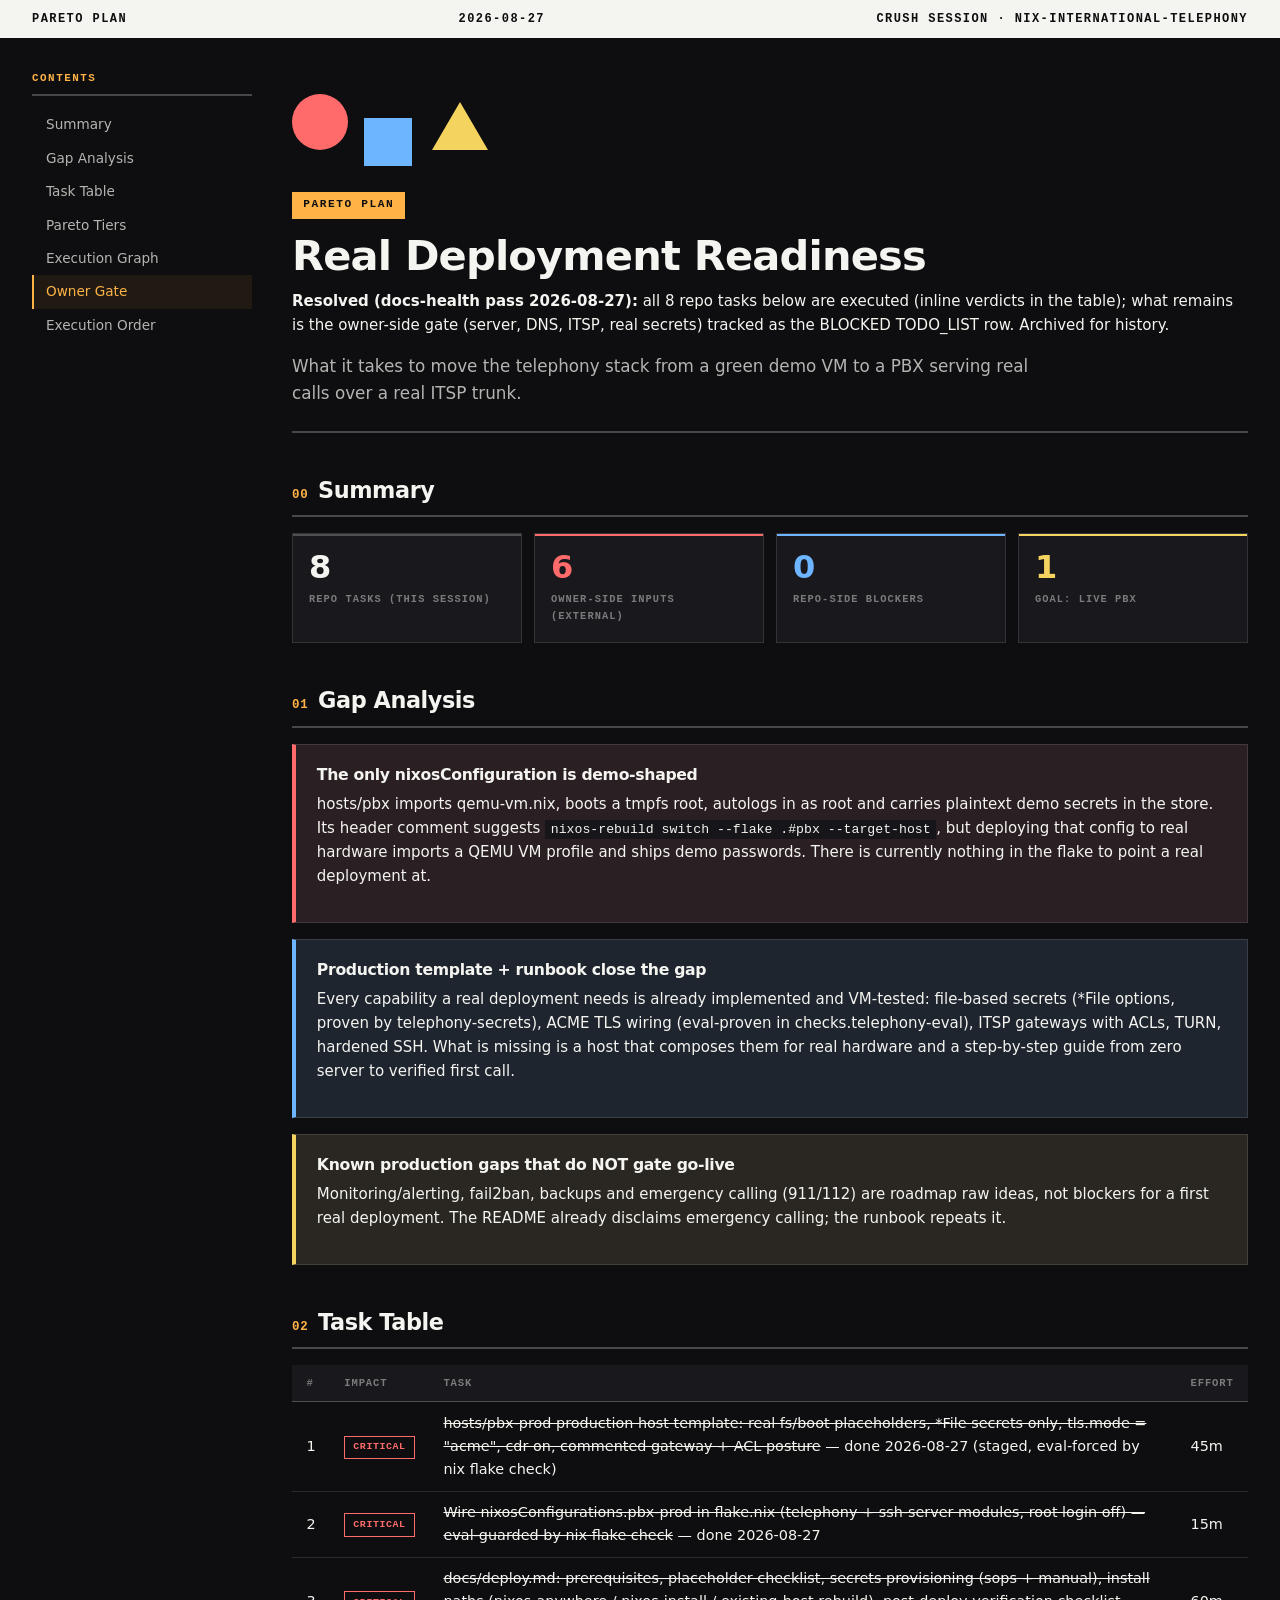
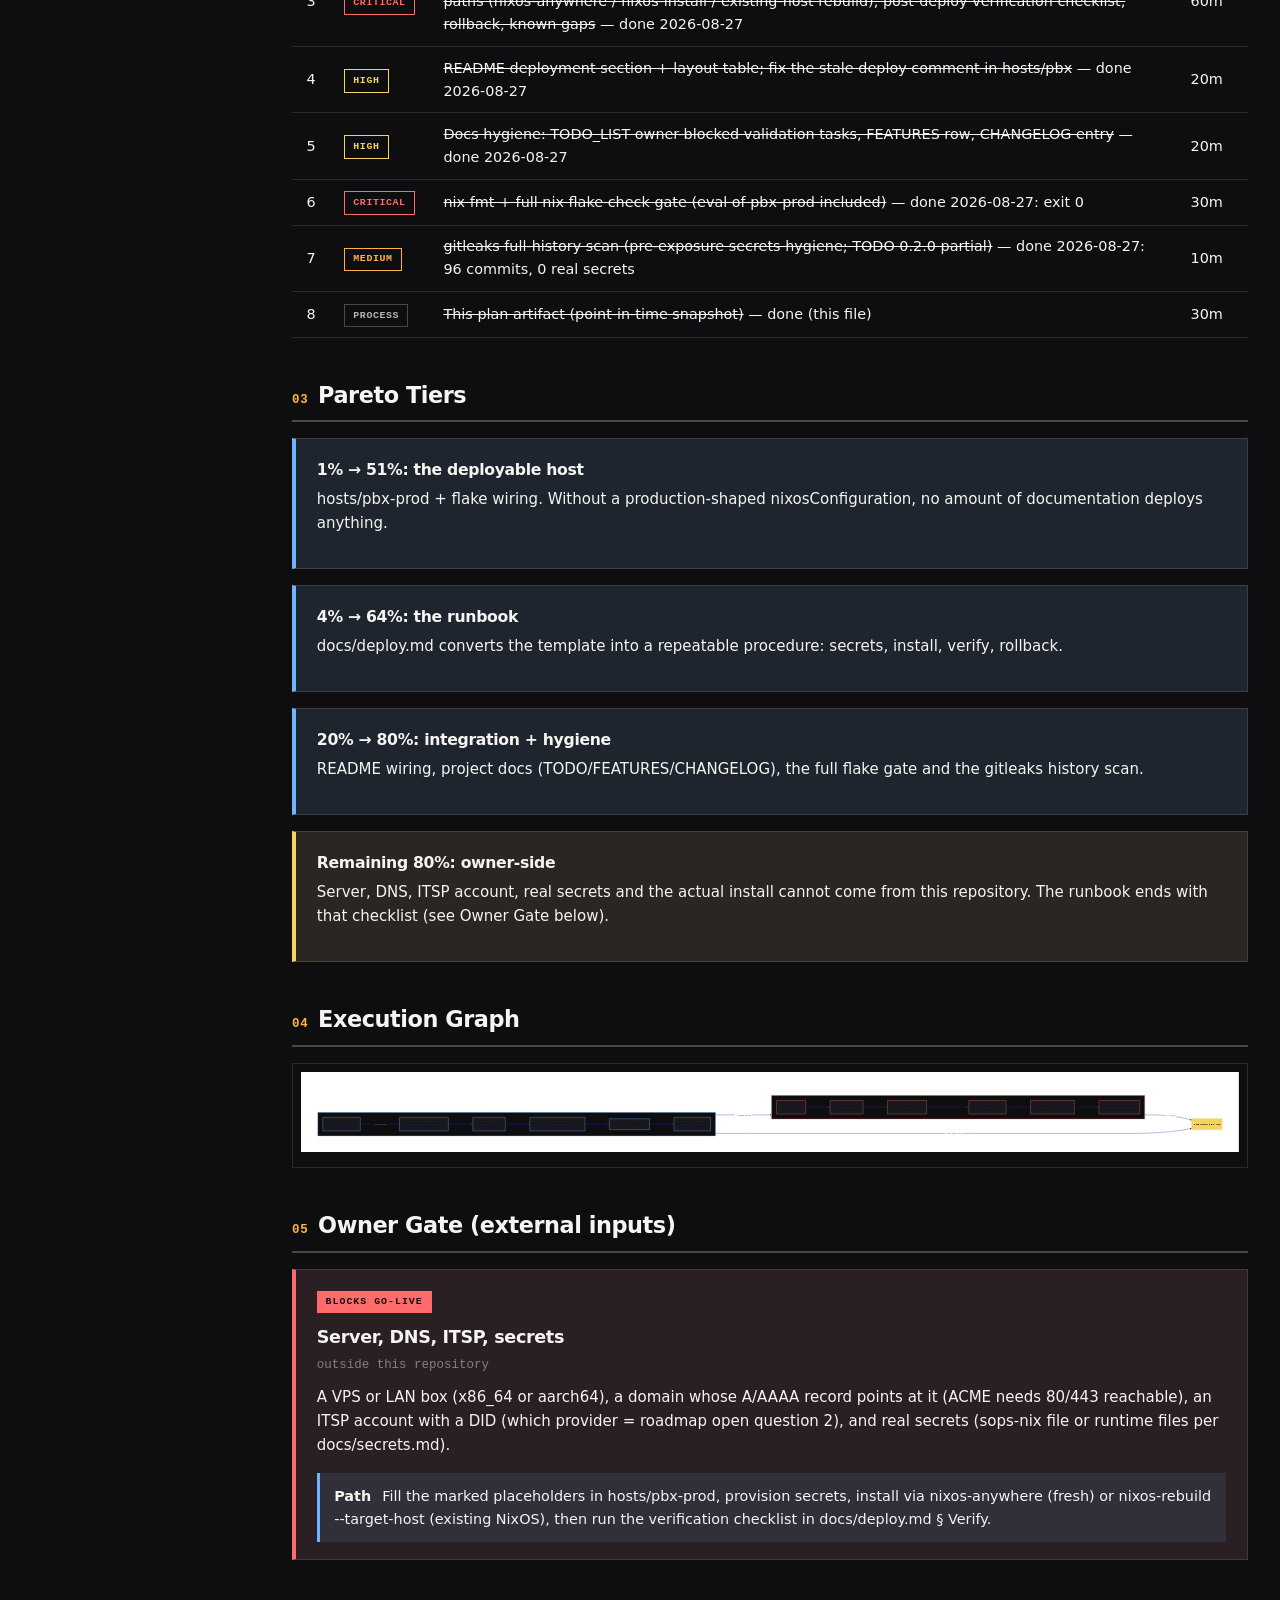
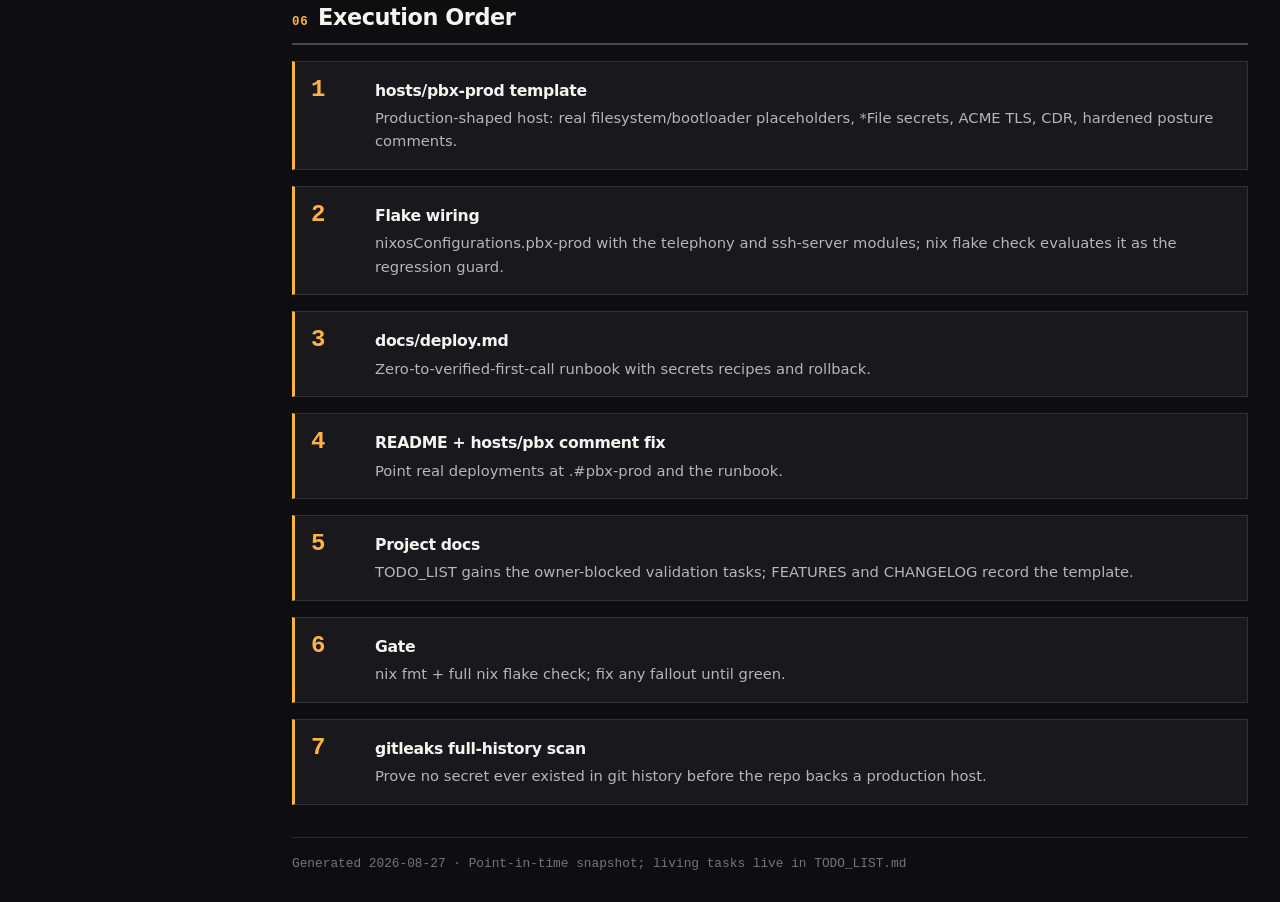
<file: docs/planning/archived/2026-08-27_07-34_real-deployment-readiness.html>
<!doctype html>
<html lang="en">
  <head>
    <meta charset="UTF-8" />
    <meta name="viewport" content="width=device-width, initial-scale=1.0" />
    <title>Report Title</title>
    <style>
      /* =========================================================================
         BAUHAUS DARK — Dashboard template
         Design language: form follows function. Primary colors on graphite.
         Zero external dependencies: system fonts, no CDN, no build step.
         Token architecture: see references/bauhaus-tokens.md
         ========================================================================= */

      :root {
        /* --- Primitive palette (Bauhaus Dark) --- */
        --color-graphite: #0e0e10;
        --color-graphite-2: #18181d;
        --color-graphite-3: #16161a;
        --color-bone: #f4f4f0;
        --color-red: #ff6b6b;
        --color-blue: #6eb5ff;
        --color-yellow: #f4d35e;
        --color-amber: #ffb347;
        --color-hairline: rgba(244, 244, 240, 0.12);
        --color-hairline-strong: rgba(244, 244, 240, 0.25);

        /* --- Semantic layer (shared vocabulary with editorial template) --- */
        --surface: var(--color-graphite);
        --surface-raised: var(--color-graphite-2);
        --surface-sunken: var(--color-graphite-3);
        --text: var(--color-bone);
        --text-muted: rgba(244, 244, 240, 0.72);
        --text-faint: rgba(244, 244, 240, 0.45);
        --border: var(--color-hairline);
        --border-strong: var(--color-hairline-strong);
        --accent: var(--color-amber);
        --problem: var(--color-red);
        --solution: var(--color-blue);
        --warning: var(--color-yellow);

        /* --- Backward-compatible aliases (do not break consumer skills) --- */
        --bg: var(--surface);
        --bg-elevated: var(--surface-raised);
        --bg-sunken: var(--surface-sunken);
        --bg-card: var(--surface-raised);
        --bg-code: var(--surface-sunken);
        --ink: var(--text);
        --ink-secondary: var(--text-muted);
        --ink-muted: var(--text-faint);
        --rose: var(--problem);
        --rose-glow: color-mix(in srgb, var(--problem) 15%, transparent);
        --emerald: var(--solution);
        --emerald-glow: color-mix(in srgb, var(--solution) 15%, transparent);
        --amber-glow: color-mix(in srgb, var(--warning) 15%, transparent);
        --coral: var(--problem);
        --coral-light: color-mix(in srgb, var(--problem) 15%, transparent);
        --teal: var(--solution);
        --teal-light: color-mix(in srgb, var(--solution) 15%, transparent);
        --amber-light: color-mix(in srgb, var(--warning) 20%, transparent);

        /* --- Shape --- */
        --radius: 0px; /* Bauhaus default: sharp corners */
        --radius-sm: 0px;

        /* --- Type stacks (system only — zero external fonts) --- */
        --font-heading:
          ui-sans-serif, system-ui, -apple-system, BlinkMacSystemFont,
          "Segoe UI", Roboto, Helvetica, Arial, sans-serif;
        --font-body:
          ui-sans-serif, system-ui, -apple-system, BlinkMacSystemFont,
          "Segoe UI", Roboto, Helvetica, Arial, sans-serif;
        --font-mono:
          ui-monospace, "Cascadia Code", "Source Code Pro", "JetBrains Mono",
          Menlo, Consolas, monospace;
      }

      * {
        box-sizing: border-box;
        margin: 0;
        padding: 0;
      }
      html {
        scroll-behavior: smooth;
      }
      /* Sticky-header offset for anchor jumps */
      section[id],
      [id] {
        scroll-margin-top: 60px;
      }

      body {
        background: var(--surface);
        color: var(--text);
        font-family: var(--font-body);
        font-size: 15px;
        line-height: 1.6;
        -webkit-font-smoothing: antialiased;
        -moz-osx-font-smoothing: grayscale;
      }

      /* --- Accessibility: keyboard focus --- */
      :focus-visible {
        outline: 2px solid var(--accent);
        outline-offset: 2px;
      }
      a:focus-visible {
        outline-offset: -1px;
      }

      /* --- Full-bleed top bar --- */
      .top-bar {
        background: var(--text);
        color: var(--surface);
        padding: 0.6rem 2rem;
        font-family: var(--font-mono);
        font-size: 0.75rem;
        font-weight: 700;
        letter-spacing: 0.12em;
        text-transform: uppercase;
        display: flex;
        justify-content: space-between;
        align-items: center;
      }

      /* --- Layout: optional sticky sidebar TOC --- */
      .layout {
        display: flex;
        gap: 2.5rem;
        padding: 2rem;
      }
      .sidebar {
        width: 220px;
        flex-shrink: 0;
        position: sticky;
        top: 1rem;
        align-self: flex-start;
        height: calc(100vh - 2rem);
        overflow-y: auto;
        display: none;
      }
      .sidebar nav {
        display: flex;
        flex-direction: column;
        gap: 0;
      }
      .sidebar .label {
        font-family: var(--font-mono);
        font-size: 0.68rem;
        font-weight: 700;
        text-transform: uppercase;
        letter-spacing: 0.14em;
        color: var(--accent);
        margin-bottom: 0.75rem;
        padding-bottom: 0.4rem;
        border-bottom: 2px solid var(--border-strong);
      }
      .sidebar a {
        font-size: 0.85rem;
        color: var(--text-muted);
        text-decoration: none;
        padding: 0.45rem 0.75rem;
        border-left: 2px solid transparent;
        transition: all 0.15s ease;
        line-height: 1.4;
        font-weight: 500;
      }
      .sidebar a:hover,
      .sidebar a.active {
        color: var(--accent);
        border-left-color: var(--accent);
        background: color-mix(in srgb, var(--accent) 8%, transparent);
      }
      .main {
        flex: 1;
        min-width: 0;
      }

      /* --- Headings --- */
      h1,
      h2,
      h3,
      h4 {
        font-family: var(--font-heading);
        font-weight: 800;
        letter-spacing: -0.02em;
      }
      h1 {
        font-size: clamp(1.8rem, 4vw, 2.6rem);
        line-height: 1.1;
        margin: 0 0 0.6rem;
      }
      h2 {
        font-size: 1.4rem;
        margin: 2.5rem 0 1rem;
        padding-bottom: 0.4rem;
        border-bottom: 2px solid var(--border-strong);
        display: flex;
        align-items: baseline;
        gap: 0.6rem;
      }
      h2 .num {
        font-family: var(--font-mono);
        font-size: 0.78rem;
        color: var(--accent);
        font-weight: 700;
        letter-spacing: 0.06em;
      }
      h3 {
        font-size: 1.1rem;
        margin: 0 0 0.4rem;
        font-weight: 700;
      }
      h4 {
        font-size: 0.98rem;
        margin: 0 0 0.3rem;
        font-weight: 700;
      }
      p {
        margin: 0 0 1rem;
      }

      /* --- Hero --- */
      .hero {
        padding: 1.5rem 0 1.5rem;
        margin-bottom: 1.5rem;
        border-bottom: 2px solid var(--border-strong);
      }
      .hero-badge {
        display: inline-block;
        font-family: var(--font-mono);
        font-size: 0.7rem;
        font-weight: 700;
        text-transform: uppercase;
        letter-spacing: 0.14em;
        color: var(--surface);
        background: var(--accent);
        padding: 0.3rem 0.7rem;
        margin-bottom: 0.9rem;
      }
      .hero-subtitle {
        font-size: 1.05rem;
        color: var(--text-muted);
        max-width: 70ch;
        margin: 0;
      }

      /* Bauhaus signature: geometric shape cluster (optional) */
      .hero-shapes {
        position: relative;
        height: 80px;
        margin-bottom: 1rem;
      }
      .hero-shapes .circle {
        position: absolute;
        top: 0;
        left: 0;
        width: 56px;
        height: 56px;
        background: var(--problem);
        border-radius: 50%;
      }
      .hero-shapes .square {
        position: absolute;
        top: 24px;
        left: 72px;
        width: 48px;
        height: 48px;
        background: var(--solution);
      }
      .hero-shapes .tri {
        position: absolute;
        top: 8px;
        left: 140px;
        width: 0;
        height: 0;
        border-left: 28px solid transparent;
        border-right: 28px solid transparent;
        border-bottom: 48px solid var(--warning);
      }

      /* --- General cards --- */
      .card {
        background: var(--surface-raised);
        border: 1px solid var(--border);
        padding: 1.1rem 1.3rem;
        margin-bottom: 1rem;
        border-left: 4px solid var(--border-strong);
      }
      .card-problem {
        border-left-color: var(--problem);
        background: color-mix(
          in srgb,
          var(--problem) 8%,
          var(--surface-raised)
        );
      }
      .card-solution {
        border-left-color: var(--solution);
        background: color-mix(
          in srgb,
          var(--solution) 8%,
          var(--surface-raised)
        );
      }
      .card-warning {
        border-left-color: var(--warning);
        background: color-mix(
          in srgb,
          var(--warning) 8%,
          var(--surface-raised)
        );
      }

      /* --- Issue cards --- */
      .issue {
        background: var(--surface-raised);
        border: 1px solid var(--border);
        padding: 1.1rem 1.3rem;
        margin-bottom: 1rem;
        border-left: 4px solid var(--border-strong);
      }
      .issue-critical {
        border-left-color: var(--problem);
        background: color-mix(
          in srgb,
          var(--problem) 8%,
          var(--surface-raised)
        );
      }
      .issue-important {
        border-left-color: var(--warning);
        background: color-mix(
          in srgb,
          var(--warning) 8%,
          var(--surface-raised)
        );
      }
      .issue-nice {
        border-left-color: var(--solution);
        background: color-mix(
          in srgb,
          var(--solution) 8%,
          var(--surface-raised)
        );
      }
      .issue h3 {
        margin-bottom: 0.3rem;
      }
      .issue .where {
        font-family: var(--font-mono);
        font-size: 0.78rem;
        color: var(--text-faint);
        margin: 0.2rem 0 0.6rem;
      }
      .issue p:last-child {
        margin-bottom: 0;
      }

      /* --- Severity badges (used inside issue cards) --- */
      .severity {
        display: inline-block;
        font-family: var(--font-mono);
        font-size: 0.62rem;
        font-weight: 700;
        letter-spacing: 0.1em;
        text-transform: uppercase;
        padding: 0.2rem 0.55rem;
        margin-bottom: 0.6rem;
        color: var(--surface);
      }
      .severity-critical {
        background: var(--problem);
      }
      .severity-important {
        background: var(--warning);
      }
      .severity-nice {
        background: var(--solution);
      }

      /* --- Inline badges (used in tables) --- */
      .badge {
        display: inline-block;
        font-family: var(--font-mono);
        font-size: 0.62rem;
        font-weight: 700;
        letter-spacing: 0.06em;
        text-transform: uppercase;
        padding: 0.18rem 0.5rem;
        border: 1px solid var(--border-strong);
        color: var(--text-muted);
      }
      .badge-critical {
        color: var(--problem);
        border-color: var(--problem);
      }
      .badge-high {
        color: var(--warning);
        border-color: var(--warning);
      }
      .badge-medium {
        color: var(--accent);
        border-color: var(--accent);
      }
      .badge-low {
        color: var(--text-muted);
      }
      .badge-fixed {
        color: var(--solution);
        border-color: var(--solution);
      }

      /* --- Callouts (used inside issues or standalone) --- */
      .callout {
        margin: 0.8rem 0 0;
        padding: 0.7rem 0.9rem;
        border-left: 3px solid var(--border-strong);
        background: color-mix(in srgb, var(--text) 5%, transparent);
        font-size: 0.9rem;
      }
      .callout strong {
        display: inline-block;
        margin-right: 0.4rem;
      }
      .callout-solution {
        border-left-color: var(--solution);
        background: color-mix(in srgb, var(--solution) 10%, transparent);
      }
      .callout-warning {
        border-left-color: var(--warning);
        background: color-mix(in srgb, var(--warning) 10%, transparent);
      }

      /* --- Stat cards / scorecards (aliased vocabulary) --- */
      .stat-grid,
      .scorecard {
        display: grid;
        grid-template-columns: repeat(auto-fit, minmax(150px, 1fr));
        gap: 0.75rem;
        margin: 1rem 0 1.5rem;
      }
      .stat-card,
      .score-card {
        background: var(--surface-raised);
        border: 1px solid var(--border);
        padding: 1.1rem 1rem;
        position: relative;
      }
      .stat-card::before,
      .score-card::before {
        content: "";
        position: absolute;
        top: 0;
        left: 0;
        right: 0;
        height: 2px;
        background: var(--border-strong);
      }
      .stat-bad,
      .score-bad {
        /* default top bar already set */
      }
      .stat-bad::before,
      .score-bad::before {
        background: var(--problem);
      }
      .stat-good::before,
      .score-good::before {
        background: var(--solution);
      }
      .stat-warn::before,
      .score-warn::before {
        background: var(--warning);
      }
      .stat-value,
      .score {
        font-family: var(--font-heading);
        font-size: 2rem;
        font-weight: 800;
        line-height: 1;
        letter-spacing: -0.03em;
        color: var(--text);
      }
      .stat-bad .stat-value,
      .score-bad .score {
        color: var(--problem);
      }
      .stat-good .stat-value,
      .score-good .score {
        color: var(--solution);
      }
      .stat-warn .stat-value,
      .score-warn .score {
        color: var(--warning);
      }
      .stat-label,
      .score-card .label {
        font-family: var(--font-mono);
        font-size: 0.65rem;
        font-weight: 600;
        text-transform: uppercase;
        letter-spacing: 0.1em;
        color: var(--text-faint);
        margin-top: 0.5rem;
      }

      /* --- Strengths list --- */
      .strengths {
        display: grid;
        gap: 0.5rem;
        margin: 1rem 0 1.5rem;
      }
      .strength {
        display: grid;
        grid-template-columns: auto 1fr;
        gap: 0.8rem;
        padding: 0.7rem 0;
        border-bottom: 1px solid var(--border);
      }
      .strength .check {
        font-family: var(--font-mono);
        font-weight: 700;
        color: var(--solution);
        font-size: 1.1rem;
        line-height: 1.4;
      }
      .strength .text strong {
        display: block;
        margin-bottom: 0.15rem;
      }
      .strength .text span {
        color: var(--text-muted);
        font-size: 0.9rem;
      }

      /* --- Tables --- */
      .table-wrap {
        overflow-x: auto;
      }
      table {
        width: 100%;
        border-collapse: collapse;
        margin: 1rem 0 1.5rem;
        font-size: 0.9rem;
      }
      th {
        text-align: left;
        padding: 0.6rem 0.9rem;
        background: var(--surface-raised);
        color: var(--text-faint);
        font-family: var(--font-mono);
        font-size: 0.66rem;
        font-weight: 700;
        letter-spacing: 0.08em;
        text-transform: uppercase;
        border-bottom: 1px solid var(--border-strong);
      }
      td {
        padding: 0.6rem 0.9rem;
        border-bottom: 1px solid var(--border);
      }
      tr:hover td {
        background: var(--surface-raised);
      }

      /* --- Before/After comparison --- */
      .compare-header {
        display: grid;
        grid-template-columns: 1fr 1fr;
        gap: 0.75rem;
        margin: 1rem 0 0.5rem;
      }
      .compare-before,
      .compare-after {
        font-family: var(--font-mono);
        font-size: 0.7rem;
        font-weight: 700;
        text-transform: uppercase;
        letter-spacing: 0.1em;
        padding: 0.4rem 0.7rem;
        color: var(--surface);
      }
      .compare-before {
        background: var(--problem);
      }
      .compare-after {
        background: var(--solution);
      }
      .compare-row {
        display: grid;
        grid-template-columns: 1fr 1fr;
        gap: 0.75rem;
        margin-bottom: 1rem;
      }
      .compare-row pre {
        margin: 0;
      }

      /* --- Code blocks + syntax highlighting --- */
      pre {
        background: var(--surface-sunken);
        border: 1px solid var(--border);
        padding: 1rem 1.2rem;
        margin: 1rem 0;
        font-family: var(--font-mono);
        font-size: 0.82rem;
        line-height: 1.65;
        overflow-x: auto;
      }
      code {
        font-family: var(--font-mono);
      }
      p code,
      li code,
      td code {
        font-size: 0.88em;
        background: var(--surface-sunken);
        padding: 0.1rem 0.35rem;
      }
      .tok-keyword {
        color: var(--accent);
      } /* func, type, struct, if, return */
      .tok-type {
        color: var(--warning);
      } /* int, string, bool, error */
      .tok-string {
        color: var(--solution);
      } /* "quoted strings" */
      .tok-comment {
        color: var(--text-faint);
        font-style: italic;
      }
      .tok-func {
        color: #74a9ff;
      } /* function names */
      .tok-number {
        color: var(--accent);
      } /* 42, 3.14 */
      .tok-generic {
        color: var(--problem);
      } /* T, ID in generics */
      .tok-builtin {
        color: #4dd9ff;
      } /* make, len, append */
      .tok-punct {
        color: var(--text-muted);
      } /* { } ( ) ; = : */
      .tok-attr {
        color: var(--accent);
      } /* Nix attribute names */

      /* --- Dependency tree / ASCII diagrams --- */
      .dep-tree {
        background: var(--surface-sunken);
        border: 1px solid var(--border);
        padding: 1rem 1.2rem;
        margin: 1rem 0;
        font-family: var(--font-mono);
        font-size: 0.82rem;
        line-height: 1.7;
        white-space: pre;
        overflow-x: auto;
      }
      .dep-tree .root {
        color: var(--accent);
        font-weight: 700;
      }
      .dep-tree .ok {
        color: var(--solution);
      }
      .dep-tree .unwanted {
        color: var(--problem);
      }

      /* --- Inline node-and-arrow diagrams --- */
      .diagram {
        display: flex;
        flex-wrap: wrap;
        align-items: center;
        gap: 0.5rem;
        padding: 1rem;
        margin: 1rem 0;
        background: var(--surface-raised);
        border: 1px solid var(--border);
      }
      .node {
        display: inline-block;
        padding: 0.35rem 0.7rem;
        font-family: var(--font-mono);
        font-size: 0.8rem;
        font-weight: 600;
        background: var(--surface-sunken);
        border: 1px solid var(--border-strong);
      }
      .node-core {
        background: var(--accent);
        color: var(--surface);
        border-color: var(--accent);
      }
      .node-problem {
        background: var(--problem);
        color: var(--surface);
        border-color: var(--problem);
      }
      .node-good {
        background: var(--solution);
        color: var(--surface);
        border-color: var(--solution);
      }
      .arrow {
        color: var(--text-faint);
        font-family: var(--font-mono);
      }

      /* --- Grids (responsive) --- */
      .grid-2 {
        display: grid;
        grid-template-columns: repeat(2, 1fr);
        gap: 1rem;
        margin: 1rem 0;
      }
      .grid-3 {
        display: grid;
        grid-template-columns: repeat(3, 1fr);
        gap: 1rem;
        margin: 1rem 0;
      }

      /* --- Inline TOC (alternative to sidebar) --- */
      .toc {
        background: var(--surface-raised);
        border: 1px solid var(--border);
        border-left: 3px solid var(--accent);
        padding: 1rem 1.3rem;
        margin: 1rem 0 1.5rem;
      }
      .toc h3 {
        margin-bottom: 0.5rem;
      }
      .toc ul {
        list-style: none;
        padding: 0;
      }
      .toc li {
        margin: 0.25rem 0;
      }
      .toc a {
        color: var(--text-muted);
        text-decoration: none;
        font-size: 0.9rem;
      }
      .toc a:hover {
        color: var(--accent);
      }

      /* --- Migration / numbered steps --- */
      .migration-step {
        display: grid;
        grid-template-columns: 48px 1fr;
        gap: 1rem;
        margin: 1rem 0;
        padding: 1rem;
        background: var(--surface-raised);
        border: 1px solid var(--border);
        border-left: 3px solid var(--accent);
      }
      .migration-num {
        font-family: var(--font-mono);
        font-weight: 800;
        font-size: 1.5rem;
        color: var(--accent);
        line-height: 1;
      }
      .migration-content h4 {
        margin-bottom: 0.2rem;
      }
      .migration-content p {
        margin-bottom: 0;
        color: var(--text-muted);
        font-size: 0.92rem;
      }

      /* --- Footer --- */
      .footer {
        margin-top: 2rem;
        padding-top: 1rem;
        border-top: 1px solid var(--border);
        font-size: 0.8rem;
        color: var(--text-faint);
        font-family: var(--font-mono);
      }

      /* --- Responsive --- */
      @media (min-width: 1024px) {
        .sidebar {
          display: block;
        }
      }
      @media (max-width: 768px) {
        .layout {
          flex-direction: column;
          padding: 1rem;
        }
        .top-bar {
          padding: 0.6rem 1rem;
          flex-wrap: wrap;
          gap: 0.3rem;
        }
        .grid-2,
        .grid-3 {
          grid-template-columns: 1fr;
        }
        .compare-header,
        .compare-row {
          grid-template-columns: 1fr;
        }
        .stat-grid,
        .scorecard {
          grid-template-columns: repeat(2, 1fr);
        }
        .migration-step {
          grid-template-columns: 1fr;
        }
      }
    </style>
  </head>
  <body>
    <div class="top-bar">
      <span>PARETO PLAN</span>
      <span>2026-08-27</span>
      <span>Crush session &middot; nix-international-telephony</span>
    </div>

    <div class="layout">
      <aside class="sidebar" data-nav>
        <nav>
          <div class="label">Contents</div>
          <a href="#summary">Summary</a>
          <a href="#findings">Gap Analysis</a>
          <a href="#tasks">Task Table</a>
          <a href="#tiers">Pareto Tiers</a>
          <a href="#graph">Execution Graph</a>
          <a href="#owner">Owner Gate</a>
          <a href="#plan">Execution Order</a>
        </nav>
      </aside>

      <main class="main">
        <div class="hero">
          <div class="hero-shapes">
            <div class="circle"></div>
            <div class="square"></div>
            <div class="tri"></div>
          </div>
          <div class="hero-badge">Pareto Plan</div>
          <h1>Real Deployment Readiness</h1>
          <p style="margin-top: 0.6rem">
            <strong>Resolved (docs-health pass 2026-08-27):</strong> all 8 repo
            tasks below are executed (inline verdicts in the table); what
            remains is the owner-side gate (server, DNS, ITSP, real secrets)
            tracked as the BLOCKED TODO_LIST row. Archived for history.
          </p>
          <p class="hero-subtitle">
            What it takes to move the telephony stack from a green demo VM to a
            PBX serving real calls over a real ITSP trunk.
          </p>
        </div>

        <h2 id="summary"><span class="num">00</span>Summary</h2>
        <div class="stat-grid">
          <div class="stat-card">
            <div class="stat-value">8</div>
            <div class="stat-label">Repo tasks (this session)</div>
          </div>
          <div class="stat-card stat-bad">
            <div class="stat-value">6</div>
            <div class="stat-label">Owner-side inputs (external)</div>
          </div>
          <div class="stat-card stat-good">
            <div class="stat-value">0</div>
            <div class="stat-label">Repo-side blockers</div>
          </div>
          <div class="stat-card stat-warn">
            <div class="stat-value">1</div>
            <div class="stat-label">Goal: live PBX</div>
          </div>
        </div>

        <h2 id="findings"><span class="num">01</span>Gap Analysis</h2>

        <div class="card card-problem">
          <h4>The only nixosConfiguration is demo-shaped</h4>
          <p>
            hosts/pbx imports qemu-vm.nix, boots a tmpfs root, autologs in as
            root and carries plaintext demo secrets in the store. Its header
            comment suggests
            <code>nixos-rebuild switch --flake .#pbx --target-host</code>, but
            deploying that config to real hardware imports a QEMU VM profile and
            ships demo passwords. There is currently nothing in the flake to
            point a real deployment at.
          </p>
        </div>

        <div class="card card-solution">
          <h4>Production template + runbook close the gap</h4>
          <p>
            Every capability a real deployment needs is already implemented and
            VM-tested: file-based secrets (*File options, proven by
            telephony-secrets), ACME TLS wiring (eval-proven in
            checks.telephony-eval), ITSP gateways with ACLs, TURN, hardened SSH.
            What is missing is a host that composes them for real hardware and a
            step-by-step guide from zero server to verified first call.
          </p>
        </div>

        <div class="card card-warning">
          <h4>Known production gaps that do NOT gate go-live</h4>
          <p>
            Monitoring/alerting, fail2ban, backups and emergency calling
            (911/112) are roadmap raw ideas, not blockers for a first real
            deployment. The README already disclaims emergency calling; the
            runbook repeats it.
          </p>
        </div>

        <h2 id="tasks"><span class="num">02</span>Task Table</h2>
        <table>
          <thead>
            <tr>
              <th>#</th>
              <th>Impact</th>
              <th>Task</th>
              <th>Effort</th>
            </tr>
          </thead>
          <tbody>
            <tr>
              <td>1</td>
              <td><span class="badge badge-critical">Critical</span></td>
              <td>
                <del
                  >hosts/pbx-prod production host template: real fs/boot
                  placeholders, *File secrets only, tls.mode = "acme", cdr on,
                  commented gateway + ACL posture</del
                >
                — done 2026-08-27 (staged, eval-forced by nix flake check)
              </td>
              <td>45m</td>
            </tr>
            <tr>
              <td>2</td>
              <td><span class="badge badge-critical">Critical</span></td>
              <td>
                <del
                  >Wire nixosConfigurations.pbx-prod in flake.nix (telephony +
                  ssh-server modules, root login off) &mdash; eval-guarded by
                  nix flake check</del
                >
                — done 2026-08-27
              </td>
              <td>15m</td>
            </tr>
            <tr>
              <td>3</td>
              <td><span class="badge badge-critical">Critical</span></td>
              <td>
                <del
                  >docs/deploy.md: prerequisites, placeholder checklist, secrets
                  provisioning (sops + manual), install paths (nixos-anywhere /
                  nixos-install / existing-host rebuild), post-deploy
                  verification checklist, rollback, known gaps</del
                >
                — done 2026-08-27
              </td>
              <td>60m</td>
            </tr>
            <tr>
              <td>4</td>
              <td><span class="badge badge-high">High</span></td>
              <td>
                <del
                  >README deployment section + layout table; fix the stale
                  deploy comment in hosts/pbx</del
                >
                — done 2026-08-27
              </td>
              <td>20m</td>
            </tr>
            <tr>
              <td>5</td>
              <td><span class="badge badge-high">High</span></td>
              <td>
                <del
                  >Docs hygiene: TODO_LIST owner-blocked validation tasks,
                  FEATURES row, CHANGELOG entry</del
                >
                — done 2026-08-27
              </td>
              <td>20m</td>
            </tr>
            <tr>
              <td>6</td>
              <td><span class="badge badge-critical">Critical</span></td>
              <td>
                <del
                  >nix fmt + full nix flake check gate (eval of pbx-prod
                  included)</del
                >
                — done 2026-08-27: exit 0
              </td>
              <td>30m</td>
            </tr>
            <tr>
              <td>7</td>
              <td><span class="badge badge-medium">Medium</span></td>
              <td>
                <del
                  >gitleaks full-history scan (pre-exposure secrets hygiene;
                  TODO 0.2.0 partial)</del
                >
                — done 2026-08-27: 96 commits, 0 real secrets
              </td>
              <td>10m</td>
            </tr>
            <tr>
              <td>8</td>
              <td><span class="badge badge-low">Process</span></td>
              <td>
                <del>This plan artifact (point-in-time snapshot)</del> — done
                (this file)
              </td>
              <td>30m</td>
            </tr>
          </tbody>
        </table>

        <h2 id="tiers"><span class="num">03</span>Pareto Tiers</h2>
        <div class="card card-solution">
          <h4>1% &rarr; 51%: the deployable host</h4>
          <p>
            hosts/pbx-prod + flake wiring. Without a production-shaped
            nixosConfiguration, no amount of documentation deploys anything.
          </p>
        </div>
        <div class="card card-solution">
          <h4>4% &rarr; 64%: the runbook</h4>
          <p>
            docs/deploy.md converts the template into a repeatable procedure:
            secrets, install, verify, rollback.
          </p>
        </div>
        <div class="card card-solution">
          <h4>20% &rarr; 80%: integration + hygiene</h4>
          <p>
            README wiring, project docs (TODO/FEATURES/CHANGELOG), the full
            flake gate and the gitleaks history scan.
          </p>
        </div>
        <div class="card card-warning">
          <h4>Remaining 80%: owner-side</h4>
          <p>
            Server, DNS, ITSP account, real secrets and the actual install
            cannot come from this repository. The runbook ends with that
            checklist (see Owner Gate below).
          </p>
        </div>

        <h2 id="graph"><span class="num">04</span>Execution Graph</h2>
        <div
          style="
            border: 1px solid var(--border);
            padding: 8px;
            overflow-x: auto;
          "
        >
          <?xml version="1.0" encoding="utf-8"?><svg
            xmlns="http://www.w3.org/2000/svg"
            xmlns:xlink="http://www.w3.org/1999/xlink"
            data-d2-version="v0.7.1"
            preserveAspectRatio="xMinYMin meet"
            viewBox="0 0 5645 486"
          >
            <svg
              class="d2-2197387046 d2-svg"
              width="5645"
              height="486"
              viewBox="-57 -85 5645 486"
            >
              <rect
                x="-57.000000"
                y="-85.000000"
                width="5645.000000"
                height="486.000000"
                rx="0.000000"
                class="fill-N7"
                stroke-width="0"
              />
              <style type="text/css">
                <![CDATA[
                .d2-2197387046 .text {
                	font-family: "d2-2197387046-font-regular";
                }
                @font-face {
                	font-family: d2-2197387046-font-regular;
                	src: url("[data-uri]");
                }
                .d2-2197387046 .text-bold {
                	font-family: "d2-2197387046-font-bold";
                }
                @font-face {
                	font-family: d2-2197387046-font-bold;
                	src: url("[data-uri]");
                }
                .d2-2197387046 .text-italic {
                	font-family: "d2-2197387046-font-italic";
                }
                @font-face {
                	font-family: d2-2197387046-font-italic;
                	src: url("[data-uri]");
                }]]>
              </style>
              <style type="text/css">
                <![CDATA[.shape {
                  shape-rendering: geometricPrecision;
                  stroke-linejoin: round;
                }
                .connection {
                  stroke-linecap: round;
                  stroke-linejoin: round;
                }
                .blend {
                  mix-blend-mode: multiply;
                  opacity: 0.5;
                }

                		.d2-2197387046 .fill-N1{fill:#0A0F25;}
                		.d2-2197387046 .fill-N2{fill:#676C7E;}
                		.d2-2197387046 .fill-N3{fill:#9499AB;}
                		.d2-2197387046 .fill-N4{fill:#CFD2DD;}
                		.d2-2197387046 .fill-N5{fill:#DEE1EB;}
                		.d2-2197387046 .fill-N6{fill:#EEF1F8;}
                		.d2-2197387046 .fill-N7{fill:#FFFFFF;}
                		.d2-2197387046 .fill-B1{fill:#0D32B2;}
                		.d2-2197387046 .fill-B2{fill:#0D32B2;}
                		.d2-2197387046 .fill-B3{fill:#E3E9FD;}
                		.d2-2197387046 .fill-B4{fill:#E3E9FD;}
                		.d2-2197387046 .fill-B5{fill:#EDF0FD;}
                		.d2-2197387046 .fill-B6{fill:#F7F8FE;}
                		.d2-2197387046 .fill-AA2{fill:#4A6FF3;}
                		.d2-2197387046 .fill-AA4{fill:#EDF0FD;}
                		.d2-2197387046 .fill-AA5{fill:#F7F8FE;}
                		.d2-2197387046 .fill-AB4{fill:#EDF0FD;}
                		.d2-2197387046 .fill-AB5{fill:#F7F8FE;}
                		.d2-2197387046 .stroke-N1{stroke:#0A0F25;}
                		.d2-2197387046 .stroke-N2{stroke:#676C7E;}
                		.d2-2197387046 .stroke-N3{stroke:#9499AB;}
                		.d2-2197387046 .stroke-N4{stroke:#CFD2DD;}
                		.d2-2197387046 .stroke-N5{stroke:#DEE1EB;}
                		.d2-2197387046 .stroke-N6{stroke:#EEF1F8;}
                		.d2-2197387046 .stroke-N7{stroke:#FFFFFF;}
                		.d2-2197387046 .stroke-B1{stroke:#0D32B2;}
                		.d2-2197387046 .stroke-B2{stroke:#0D32B2;}
                		.d2-2197387046 .stroke-B3{stroke:#E3E9FD;}
                		.d2-2197387046 .stroke-B4{stroke:#E3E9FD;}
                		.d2-2197387046 .stroke-B5{stroke:#EDF0FD;}
                		.d2-2197387046 .stroke-B6{stroke:#F7F8FE;}
                		.d2-2197387046 .stroke-AA2{stroke:#4A6FF3;}
                		.d2-2197387046 .stroke-AA4{stroke:#EDF0FD;}
                		.d2-2197387046 .stroke-AA5{stroke:#F7F8FE;}
                		.d2-2197387046 .stroke-AB4{stroke:#EDF0FD;}
                		.d2-2197387046 .stroke-AB5{stroke:#F7F8FE;}
                		.d2-2197387046 .background-color-N1{background-color:#0A0F25;}
                		.d2-2197387046 .background-color-N2{background-color:#676C7E;}
                		.d2-2197387046 .background-color-N3{background-color:#9499AB;}
                		.d2-2197387046 .background-color-N4{background-color:#CFD2DD;}
                		.d2-2197387046 .background-color-N5{background-color:#DEE1EB;}
                		.d2-2197387046 .background-color-N6{background-color:#EEF1F8;}
                		.d2-2197387046 .background-color-N7{background-color:#FFFFFF;}
                		.d2-2197387046 .background-color-B1{background-color:#0D32B2;}
                		.d2-2197387046 .background-color-B2{background-color:#0D32B2;}
                		.d2-2197387046 .background-color-B3{background-color:#E3E9FD;}
                		.d2-2197387046 .background-color-B4{background-color:#E3E9FD;}
                		.d2-2197387046 .background-color-B5{background-color:#EDF0FD;}
                		.d2-2197387046 .background-color-B6{background-color:#F7F8FE;}
                		.d2-2197387046 .background-color-AA2{background-color:#4A6FF3;}
                		.d2-2197387046 .background-color-AA4{background-color:#EDF0FD;}
                		.d2-2197387046 .background-color-AA5{background-color:#F7F8FE;}
                		.d2-2197387046 .background-color-AB4{background-color:#EDF0FD;}
                		.d2-2197387046 .background-color-AB5{background-color:#F7F8FE;}
                		.d2-2197387046 .color-N1{color:#0A0F25;}
                		.d2-2197387046 .color-N2{color:#676C7E;}
                		.d2-2197387046 .color-N3{color:#9499AB;}
                		.d2-2197387046 .color-N4{color:#CFD2DD;}
                		.d2-2197387046 .color-N5{color:#DEE1EB;}
                		.d2-2197387046 .color-N6{color:#EEF1F8;}
                		.d2-2197387046 .color-N7{color:#FFFFFF;}
                		.d2-2197387046 .color-B1{color:#0D32B2;}
                		.d2-2197387046 .color-B2{color:#0D32B2;}
                		.d2-2197387046 .color-B3{color:#E3E9FD;}
                		.d2-2197387046 .color-B4{color:#E3E9FD;}
                		.d2-2197387046 .color-B5{color:#EDF0FD;}
                		.d2-2197387046 .color-B6{color:#F7F8FE;}
                		.d2-2197387046 .color-AA2{color:#4A6FF3;}
                		.d2-2197387046 .color-AA4{color:#EDF0FD;}
                		.d2-2197387046 .color-AA5{color:#F7F8FE;}
                		.d2-2197387046 .color-AB4{color:#EDF0FD;}
                		.d2-2197387046 .color-AB5{color:#F7F8FE;}.appendix text.text{fill:#0A0F25}.md{--color-fg-default:#0A0F25;--color-fg-muted:#676C7E;--color-fg-subtle:#9499AB;--color-canvas-default:#FFFFFF;--color-canvas-subtle:#EEF1F8;--color-border-default:#0D32B2;--color-border-muted:#0D32B2;--color-neutral-muted:#EEF1F8;--color-accent-fg:#0D32B2;--color-accent-emphasis:#0D32B2;--color-attention-subtle:#676C7E;--color-danger-fg:red;}.sketch-overlay-B1{fill:url(#streaks-darker-d2-2197387046);mix-blend-mode:lighten}.sketch-overlay-B2{fill:url(#streaks-darker-d2-2197387046);mix-blend-mode:lighten}.sketch-overlay-B3{fill:url(#streaks-bright-d2-2197387046);mix-blend-mode:darken}.sketch-overlay-B4{fill:url(#streaks-bright-d2-2197387046);mix-blend-mode:darken}.sketch-overlay-B5{fill:url(#streaks-bright-d2-2197387046);mix-blend-mode:darken}.sketch-overlay-B6{fill:url(#streaks-bright-d2-2197387046);mix-blend-mode:darken}.sketch-overlay-AA2{fill:url(#streaks-dark-d2-2197387046);mix-blend-mode:overlay}.sketch-overlay-AA4{fill:url(#streaks-bright-d2-2197387046);mix-blend-mode:darken}.sketch-overlay-AA5{fill:url(#streaks-bright-d2-2197387046);mix-blend-mode:darken}.sketch-overlay-AB4{fill:url(#streaks-bright-d2-2197387046);mix-blend-mode:darken}.sketch-overlay-AB5{fill:url(#streaks-bright-d2-2197387046);mix-blend-mode:darken}.sketch-overlay-N1{fill:url(#streaks-darker-d2-2197387046);mix-blend-mode:lighten}.sketch-overlay-N2{fill:url(#streaks-dark-d2-2197387046);mix-blend-mode:overlay}.sketch-overlay-N3{fill:url(#streaks-normal-d2-2197387046);mix-blend-mode:color-burn}.sketch-overlay-N4{fill:url(#streaks-normal-d2-2197387046);mix-blend-mode:color-burn}.sketch-overlay-N5{fill:url(#streaks-bright-d2-2197387046);mix-blend-mode:darken}.sketch-overlay-N6{fill:url(#streaks-bright-d2-2197387046);mix-blend-mode:darken}.sketch-overlay-N7{fill:url(#streaks-bright-d2-2197387046);mix-blend-mode:darken}.light-code{display: block}.dark-code{display: none}@media screen and (prefers-color-scheme:dark){
                		.d2-2197387046 .fill-N1{fill:#000410;}
                		.d2-2197387046 .fill-N2{fill:#0000B8;}
                		.d2-2197387046 .fill-N3{fill:#9499AB;}
                		.d2-2197387046 .fill-N4{fill:#CFD2DD;}
                		.d2-2197387046 .fill-N5{fill:#C3DEF3;}
                		.d2-2197387046 .fill-N6{fill:#EEF1F8;}
                		.d2-2197387046 .fill-N7{fill:#FFFFFF;}
                		.d2-2197387046 .fill-B1{fill:#000410;}
                		.d2-2197387046 .fill-B2{fill:#0000E4;}
                		.d2-2197387046 .fill-B3{fill:#5AA4DC;}
                		.d2-2197387046 .fill-B4{fill:#E7E9EE;}
                		.d2-2197387046 .fill-B5{fill:#F5F6F9;}
                		.d2-2197387046 .fill-B6{fill:#FFFFFF;}
                		.d2-2197387046 .fill-AA2{fill:#008566;}
                		.d2-2197387046 .fill-AA4{fill:#45BBA5;}
                		.d2-2197387046 .fill-AA5{fill:#7ACCBD;}
                		.d2-2197387046 .fill-AB4{fill:#F1C759;}
                		.d2-2197387046 .fill-AB5{fill:#F9E088;}
                		.d2-2197387046 .stroke-N1{stroke:#000410;}
                		.d2-2197387046 .stroke-N2{stroke:#0000B8;}
                		.d2-2197387046 .stroke-N3{stroke:#9499AB;}
                		.d2-2197387046 .stroke-N4{stroke:#CFD2DD;}
                		.d2-2197387046 .stroke-N5{stroke:#C3DEF3;}
                		.d2-2197387046 .stroke-N6{stroke:#EEF1F8;}
                		.d2-2197387046 .stroke-N7{stroke:#FFFFFF;}
                		.d2-2197387046 .stroke-B1{stroke:#000410;}
                		.d2-2197387046 .stroke-B2{stroke:#0000E4;}
                		.d2-2197387046 .stroke-B3{stroke:#5AA4DC;}
                		.d2-2197387046 .stroke-B4{stroke:#E7E9EE;}
                		.d2-2197387046 .stroke-B5{stroke:#F5F6F9;}
                		.d2-2197387046 .stroke-B6{stroke:#FFFFFF;}
                		.d2-2197387046 .stroke-AA2{stroke:#008566;}
                		.d2-2197387046 .stroke-AA4{stroke:#45BBA5;}
                		.d2-2197387046 .stroke-AA5{stroke:#7ACCBD;}
                		.d2-2197387046 .stroke-AB4{stroke:#F1C759;}
                		.d2-2197387046 .stroke-AB5{stroke:#F9E088;}
                		.d2-2197387046 .background-color-N1{background-color:#000410;}
                		.d2-2197387046 .background-color-N2{background-color:#0000B8;}
                		.d2-2197387046 .background-color-N3{background-color:#9499AB;}
                		.d2-2197387046 .background-color-N4{background-color:#CFD2DD;}
                		.d2-2197387046 .background-color-N5{background-color:#C3DEF3;}
                		.d2-2197387046 .background-color-N6{background-color:#EEF1F8;}
                		.d2-2197387046 .background-color-N7{background-color:#FFFFFF;}
                		.d2-2197387046 .background-color-B1{background-color:#000410;}
                		.d2-2197387046 .background-color-B2{background-color:#0000E4;}
                		.d2-2197387046 .background-color-B3{background-color:#5AA4DC;}
                		.d2-2197387046 .background-color-B4{background-color:#E7E9EE;}
                		.d2-2197387046 .background-color-B5{background-color:#F5F6F9;}
                		.d2-2197387046 .background-color-B6{background-color:#FFFFFF;}
                		.d2-2197387046 .background-color-AA2{background-color:#008566;}
                		.d2-2197387046 .background-color-AA4{background-color:#45BBA5;}
                		.d2-2197387046 .background-color-AA5{background-color:#7ACCBD;}
                		.d2-2197387046 .background-color-AB4{background-color:#F1C759;}
                		.d2-2197387046 .background-color-AB5{background-color:#F9E088;}
                		.d2-2197387046 .color-N1{color:#000410;}
                		.d2-2197387046 .color-N2{color:#0000B8;}
                		.d2-2197387046 .color-N3{color:#9499AB;}
                		.d2-2197387046 .color-N4{color:#CFD2DD;}
                		.d2-2197387046 .color-N5{color:#C3DEF3;}
                		.d2-2197387046 .color-N6{color:#EEF1F8;}
                		.d2-2197387046 .color-N7{color:#FFFFFF;}
                		.d2-2197387046 .color-B1{color:#000410;}
                		.d2-2197387046 .color-B2{color:#0000E4;}
                		.d2-2197387046 .color-B3{color:#5AA4DC;}
                		.d2-2197387046 .color-B4{color:#E7E9EE;}
                		.d2-2197387046 .color-B5{color:#F5F6F9;}
                		.d2-2197387046 .color-B6{color:#FFFFFF;}
                		.d2-2197387046 .color-AA2{color:#008566;}
                		.d2-2197387046 .color-AA4{color:#45BBA5;}
                		.d2-2197387046 .color-AA5{color:#7ACCBD;}
                		.d2-2197387046 .color-AB4{color:#F1C759;}
                		.d2-2197387046 .color-AB5{color:#F9E088;}.appendix text.text{fill:#000410}.md{--color-fg-default:#000410;--color-fg-muted:#0000B8;--color-fg-subtle:#9499AB;--color-canvas-default:#FFFFFF;--color-canvas-subtle:#EEF1F8;--color-border-default:#000410;--color-border-muted:#0000E4;--color-neutral-muted:#EEF1F8;--color-accent-fg:#0000E4;--color-accent-emphasis:#0000E4;--color-attention-subtle:#0000B8;--color-danger-fg:red;}.sketch-overlay-B1{fill:url(#streaks-darker-d2-2197387046);mix-blend-mode:lighten}.sketch-overlay-B2{fill:url(#streaks-darker-d2-2197387046);mix-blend-mode:lighten}.sketch-overlay-B3{fill:url(#streaks-normal-d2-2197387046);mix-blend-mode:color-burn}.sketch-overlay-B4{fill:url(#streaks-bright-d2-2197387046);mix-blend-mode:darken}.sketch-overlay-B5{fill:url(#streaks-bright-d2-2197387046);mix-blend-mode:darken}.sketch-overlay-B6{fill:url(#streaks-bright-d2-2197387046);mix-blend-mode:darken}.sketch-overlay-AA2{fill:url(#streaks-dark-d2-2197387046);mix-blend-mode:overlay}.sketch-overlay-AA4{fill:url(#streaks-normal-d2-2197387046);mix-blend-mode:color-burn}.sketch-overlay-AA5{fill:url(#streaks-normal-d2-2197387046);mix-blend-mode:color-burn}.sketch-overlay-AB4{fill:url(#streaks-normal-d2-2197387046);mix-blend-mode:color-burn}.sketch-overlay-AB5{fill:url(#streaks-normal-d2-2197387046);mix-blend-mode:color-burn}.sketch-overlay-N1{fill:url(#streaks-darker-d2-2197387046);mix-blend-mode:lighten}.sketch-overlay-N2{fill:url(#streaks-darker-d2-2197387046);mix-blend-mode:lighten}.sketch-overlay-N3{fill:url(#streaks-normal-d2-2197387046);mix-blend-mode:color-burn}.sketch-overlay-N4{fill:url(#streaks-normal-d2-2197387046);mix-blend-mode:color-burn}.sketch-overlay-N5{fill:url(#streaks-normal-d2-2197387046);mix-blend-mode:color-burn}.sketch-overlay-N6{fill:url(#streaks-bright-d2-2197387046);mix-blend-mode:darken}.sketch-overlay-N7{fill:url(#streaks-bright-d2-2197387046);mix-blend-mode:darken}.light-code{display: block}.dark-code{display: none}}]]>
              </style>
              <g class="cmVwbw==">
                <g class="shape">
                  <rect
                    x="44.000000"
                    y="158.000000"
                    width="2394.000000"
                    height="142.000000"
                    stroke="#6eb5ff"
                    fill="#0e0e10"
                    style="stroke-width: 2"
                  />
                </g>
                <text
                  x="1241.000000"
                  y="145.000000"
                  fill="#f4f4f0"
                  class="text"
                  style="text-anchor: middle; font-size: 28px"
                >
                  Repo-side work (this session)
                </text>
              </g>
              <g class="b3duZXI=">
                <g class="shape">
                  <rect
                    x="2775.000000"
                    y="56.000000"
                    width="2246.000000"
                    height="142.000000"
                    stroke="#ff6b6b"
                    fill="#0e0e10"
                    style="stroke-width: 2"
                  />
                </g>
                <text
                  x="3898.000000"
                  y="43.000000"
                  fill="#f4f4f0"
                  class="text"
                  style="text-anchor: middle; font-size: 28px"
                >
                  Owner-side inputs (external, blocks go-live)
                </text>
              </g>
              <g class="bGl2ZQ==">
                <g class="shape">
                  <rect
                    x="5303.000000"
                    y="196.000000"
                    width="184.000000"
                    height="66.000000"
                    stroke="#f4d35e"
                    fill="#f4d35e"
                    style="stroke-width: 2"
                  />
                </g>
                <text
                  x="5395.000000"
                  y="234.500000"
                  fill="#0e0e10"
                  class="text-bold"
                  style="text-anchor: middle; font-size: 16px"
                >
                  Production PBX live
                </text>
              </g>
              <g class="cmVwby50ZW1wbGF0ZQ==">
                <g class="shape">
                  <rect
                    x="74.000000"
                    y="188.000000"
                    width="226.000000"
                    height="82.000000"
                    stroke="#6eb5ff"
                    fill="#18181d"
                    style="stroke-width: 2"
                  />
                </g>
                <text
                  x="187.000000"
                  y="226.500000"
                  class="text-bold fill-N1"
                  style="text-anchor: middle; font-size: 16px"
                >
                  <tspan x="187.000000" dy="0.000000">
                    Production host template
                  </tspan>
                  <tspan x="187.000000" dy="18.500000">hosts/pbx-prod</tspan>
                </text>
              </g>
              <g class="cmVwby5mbGFrZQ==">
                <g class="shape">
                  <rect
                    x="536.000000"
                    y="188.000000"
                    width="294.000000"
                    height="82.000000"
                    stroke="#6eb5ff"
                    fill="#18181d"
                    style="stroke-width: 2"
                  />
                </g>
                <text
                  x="683.000000"
                  y="226.500000"
                  class="text-bold fill-N1"
                  style="text-anchor: middle; font-size: 16px"
                >
                  <tspan x="683.000000" dy="0.000000">
                    Wire nixosConfigurations.pbx-prod
                  </tspan>
                  <tspan x="683.000000" dy="18.500000">
                    + eval guard via flake check
                  </tspan>
                </text>
              </g>
              <g class="cmVwby5ydW5ib29r">
                <g class="shape">
                  <rect
                    x="977.000000"
                    y="188.000000"
                    width="196.000000"
                    height="82.000000"
                    stroke="#6eb5ff"
                    fill="#18181d"
                    style="stroke-width: 2"
                  />
                </g>
                <text
                  x="1075.000000"
                  y="226.500000"
                  class="text-bold fill-N1"
                  style="text-anchor: middle; font-size: 16px"
                >
                  <tspan x="1075.000000" dy="0.000000">
                    Deployment runbook
                  </tspan>
                  <tspan x="1075.000000" dy="18.500000">docs/deploy.md</tspan>
                </text>
              </g>
              <g class="cmVwby5kb2Nz">
                <g class="shape">
                  <rect
                    x="1320.000000"
                    y="188.000000"
                    width="332.000000"
                    height="82.000000"
                    stroke="#6eb5ff"
                    fill="#18181d"
                    style="stroke-width: 2"
                  />
                </g>
                <text
                  x="1486.000000"
                  y="226.500000"
                  class="text-bold fill-N1"
                  style="text-anchor: middle; font-size: 16px"
                >
                  <tspan x="1486.000000" dy="0.000000">
                    README + TODO/FEATURES/CHANGELOG
                  </tspan>
                  <tspan x="1486.000000" dy="18.500000">
                    + fix stale deploy comment
                  </tspan>
                </text>
              </g>
              <g class="cmVwby5nYXRl">
                <g class="shape">
                  <rect
                    x="1799.000000"
                    y="196.000000"
                    width="242.000000"
                    height="66.000000"
                    stroke="#6eb5ff"
                    fill="#18181d"
                    style="stroke-width: 2"
                  />
                </g>
                <text
                  x="1920.000000"
                  y="234.500000"
                  class="text-bold fill-N1"
                  style="text-anchor: middle; font-size: 16px"
                >
                  nix fmt + full nix flake check
                </text>
              </g>
              <g class="cmVwby5zY2Fu">
                <g class="shape">
                  <rect
                    x="2188.000000"
                    y="188.000000"
                    width="220.000000"
                    height="82.000000"
                    stroke="#6eb5ff"
                    fill="#18181d"
                    style="stroke-width: 2"
                  />
                </g>
                <text
                  x="2298.000000"
                  y="226.500000"
                  class="text-bold fill-N1"
                  style="text-anchor: middle; font-size: 16px"
                >
                  <tspan x="2298.000000" dy="0.000000">
                    gitleaks full-history scan
                  </tspan>
                  <tspan x="2298.000000" dy="18.500000">
                    (pre-exposure hygiene)
                  </tspan>
                </text>
              </g>
              <g class="b3duZXIuc2VydmVy">
                <g class="shape">
                  <rect
                    x="2805.000000"
                    y="86.000000"
                    width="175.000000"
                    height="82.000000"
                    stroke="#ff6b6b"
                    fill="#18181d"
                    style="stroke-width: 2"
                  />
                </g>
                <text
                  x="2892.500000"
                  y="124.500000"
                  class="text-bold fill-N1"
                  style="text-anchor: middle; font-size: 16px"
                >
                  <tspan x="2892.500000" dy="0.000000">Server or VPS</tspan>
                  <tspan x="2892.500000" dy="18.500000">
                    (x86_64 / aarch64)
                  </tspan>
                </text>
              </g>
              <g class="b3duZXIuZG5z">
                <g class="shape">
                  <rect
                    x="3127.000000"
                    y="86.000000"
                    width="199.000000"
                    height="82.000000"
                    stroke="#ff6b6b"
                    fill="#18181d"
                    style="stroke-width: 2"
                  />
                </g>
                <text
                  x="3226.500000"
                  y="124.500000"
                  class="text-bold fill-N1"
                  style="text-anchor: middle; font-size: 16px"
                >
                  <tspan x="3226.500000" dy="0.000000">
                    Domain + DNS A/AAAA
                  </tspan>
                  <tspan x="3226.500000" dy="18.500000">→ public IP</tspan>
                </text>
              </g>
              <g class="b3duZXIuaXRzcA==">
                <g class="shape">
                  <rect
                    x="3473.000000"
                    y="86.000000"
                    width="235.000000"
                    height="82.000000"
                    stroke="#ff6b6b"
                    fill="#18181d"
                    style="stroke-width: 2"
                  />
                </g>
                <text
                  x="3590.500000"
                  y="124.500000"
                  class="text-bold fill-N1"
                  style="text-anchor: middle; font-size: 16px"
                >
                  <tspan x="3590.500000" dy="0.000000">
                    ITSP account + DID
                  </tspan>
                  <tspan x="3590.500000" dy="18.500000">
                    (roadmap open question 2)
                  </tspan>
                </text>
              </g>
              <g class="b3duZXIuc2VjcmV0cw==">
                <g class="shape">
                  <rect
                    x="3962.000000"
                    y="86.000000"
                    width="225.000000"
                    height="82.000000"
                    stroke="#ff6b6b"
                    fill="#18181d"
                    style="stroke-width: 2"
                  />
                </g>
                <text
                  x="4074.500000"
                  y="124.500000"
                  class="text-bold fill-N1"
                  style="text-anchor: middle; font-size: 16px"
                >
                  <tspan x="4074.500000" dy="0.000000">Real secrets</tspan>
                  <tspan x="4074.500000" dy="18.500000">
                    (sops file or runtime files)
                  </tspan>
                </text>
              </g>
              <g class="b3duZXIuaW5zdGFsbA==">
                <g class="shape">
                  <rect
                    x="4334.000000"
                    y="86.000000"
                    width="264.000000"
                    height="82.000000"
                    stroke="#ff6b6b"
                    fill="#18181d"
                    style="stroke-width: 2"
                  />
                </g>
                <text
                  x="4466.000000"
                  y="124.500000"
                  class="text-bold fill-N1"
                  style="text-anchor: middle; font-size: 16px"
                >
                  <tspan x="4466.000000" dy="0.000000">Fill placeholders</tspan>
                  <tspan x="4466.000000" dy="18.500000">
                    nixos-anywhere / nixos-rebuild
                  </tspan>
                </text>
              </g>
              <g class="b3duZXIudmVyaWZ5">
                <g class="shape">
                  <rect
                    x="4745.000000"
                    y="86.000000"
                    width="246.000000"
                    height="82.000000"
                    stroke="#ff6b6b"
                    fill="#18181d"
                    style="stroke-width: 2"
                  />
                </g>
                <text
                  x="4868.000000"
                  y="124.500000"
                  class="text-bold fill-N1"
                  style="text-anchor: middle; font-size: 16px"
                >
                  <tspan x="4868.000000" dy="0.000000">
                    Run verification checklist
                  </tspan>
                  <tspan x="4868.000000" dy="18.500000">
                    (ops-runbook health checks)
                  </tspan>
                </text>
              </g>
              <g class="cmVwby4odGVtcGxhdGUgLSZndDsgZmxha2UpWzBd">
                <marker
                  id="mk-d2-2197387046-3488378134"
                  markerWidth="10.000000"
                  markerHeight="12.000000"
                  refX="7.000000"
                  refY="6.000000"
                  viewBox="0.000000 0.000000 10.000000 12.000000"
                  orient="auto"
                  markerUnits="userSpaceOnUse"
                >
                  <polygon
                    points="0.000000,0.000000 10.000000,6.000000 0.000000,12.000000"
                    class="connection fill-B1"
                    stroke-width="2"
                  />
                </marker>
                <path
                  d="M 302.500000 228.750000 C 394.100006 228.750000 441.100006 228.750000 531.500000 228.750000"
                  fill="none"
                  class="connection stroke-B1"
                  style="stroke-width: 2"
                  marker-end="url(#mk-d2-2197387046-3488378134)"
                  mask="url(#d2-2197387046)"
                />
                <text
                  x="418.500000"
                  y="234.000000"
                  class="text-italic fill-N2"
                  style="text-anchor: middle; font-size: 16px"
                >
                  eval-guarded
                </text>
              </g>
              <g class="cmVwby4oZmxha2UgLSZndDsgcnVuYm9vaylbMF0=">
                <path
                  d="M 832.500000 228.750000 C 888.500000 228.750000 917.700012 228.750000 972.500000 228.750000"
                  fill="none"
                  class="connection stroke-B1"
                  style="stroke-width: 2"
                  marker-end="url(#mk-d2-2197387046-3488378134)"
                  mask="url(#d2-2197387046)"
                />
              </g>
              <g class="cmVwby4ocnVuYm9vayAtJmd0OyBkb2NzKVswXQ==">
                <path
                  d="M 1175.500000 228.750000 C 1231.500000 228.750000 1260.699951 228.750000 1315.500000 228.750000"
                  fill="none"
                  class="connection stroke-B1"
                  style="stroke-width: 2"
                  marker-end="url(#mk-d2-2197387046-3488378134)"
                  mask="url(#d2-2197387046)"
                />
              </g>
              <g class="cmVwby4oZG9jcyAtJmd0OyBnYXRlKVswXQ==">
                <path
                  d="M 1654.500000 228.750000 C 1710.500000 228.750000 1739.699951 228.750000 1794.500000 228.750000"
                  fill="none"
                  class="connection stroke-B1"
                  style="stroke-width: 2"
                  marker-end="url(#mk-d2-2197387046-3488378134)"
                  mask="url(#d2-2197387046)"
                />
              </g>
              <g class="cmVwby4oZ2F0ZSAtJmd0OyBzY2FuKVswXQ==">
                <path
                  d="M 2043.500000 228.750000 C 2099.500000 228.750000 2128.699951 228.750000 2183.500000 228.750000"
                  fill="none"
                  class="connection stroke-B1"
                  style="stroke-width: 2"
                  marker-end="url(#mk-d2-2197387046-3488378134)"
                  mask="url(#d2-2197387046)"
                />
              </g>
              <g class="b3duZXIuKHNlcnZlciAtJmd0OyBkbnMpWzBd">
                <path
                  d="M 2982.500000 127.000000 C 3038.500000 127.000000 3067.699951 127.000000 3122.500000 127.000000"
                  fill="none"
                  class="connection stroke-B1"
                  style="stroke-width: 2"
                  marker-end="url(#mk-d2-2197387046-3488378134)"
                  mask="url(#d2-2197387046)"
                />
              </g>
              <g class="b3duZXIuKGRucyAtJmd0OyBpdHNwKVswXQ==">
                <path
                  d="M 3328.500000 127.000000 C 3384.500000 127.000000 3413.699951 127.000000 3468.500000 127.000000"
                  fill="none"
                  class="connection stroke-B1"
                  style="stroke-width: 2"
                  marker-end="url(#mk-d2-2197387046-3488378134)"
                  mask="url(#d2-2197387046)"
                />
              </g>
              <g class="b3duZXIuKGl0c3AgLSZndDsgc2VjcmV0cylbMF0=">
                <path
                  d="M 3710.500000 127.000000 C 3809.300049 127.000000 3859.899902 127.000000 3957.500000 127.000000"
                  fill="none"
                  class="connection stroke-B1"
                  style="stroke-width: 2"
                  marker-end="url(#mk-d2-2197387046-3488378134)"
                  mask="url(#d2-2197387046)"
                />
              </g>
              <g class="b3duZXIuKHNlY3JldHMgLSZndDsgaW5zdGFsbClbMF0=">
                <path
                  d="M 4189.500000 127.000000 C 4245.500000 127.000000 4274.700195 127.000000 4329.500000 127.000000"
                  fill="none"
                  class="connection stroke-B1"
                  style="stroke-width: 2"
                  marker-end="url(#mk-d2-2197387046-3488378134)"
                  mask="url(#d2-2197387046)"
                />
              </g>
              <g class="b3duZXIuKGluc3RhbGwgLSZndDsgdmVyaWZ5KVswXQ==">
                <path
                  d="M 4600.500000 127.000000 C 4656.500000 127.000000 4685.700195 127.000000 4740.500000 127.000000"
                  fill="none"
                  class="connection stroke-B1"
                  style="stroke-width: 2"
                  marker-end="url(#mk-d2-2197387046-3488378134)"
                  mask="url(#d2-2197387046)"
                />
              </g>
              <g class="KHJlcG8gLSZndDsgb3duZXIpWzBd">
                <path
                  d="M 2440.000000 173.000000 C 2572.399902 173.000000 2639.800049 173.000000 2771.000000 173.000000"
                  fill="none"
                  class="connection stroke-B1"
                  style="stroke-width: 2"
                  marker-end="url(#mk-d2-2197387046-3488378134)"
                  mask="url(#d2-2197387046)"
                />
                <text
                  x="2606.500000"
                  y="179.000000"
                  class="text-italic fill-N2"
                  style="text-anchor: middle; font-size: 16px"
                >
                  runbook guides
                </text>
              </g>
              <g class="KG93bmVyIC0mZ3Q7IGxpdmUpWzBd">
                <path
                  d="M 5022.500000 173.000000 C 5150.899902 173.000000 5207.500000 179.199997 5299.627143 202.999512"
                  fill="none"
                  class="connection stroke-B1"
                  style="stroke-width: 2"
                  marker-end="url(#mk-d2-2197387046-3488378134)"
                  mask="url(#d2-2197387046)"
                />
                <text
                  x="5164.000000"
                  y="180.000000"
                  class="text-italic fill-N2"
                  style="text-anchor: middle; font-size: 16px"
                >
                  install + verify
                </text>
              </g>
              <g class="KHJlcG8gLSZndDsgbGl2ZSlbMF0=">
                <path
                  d="M 2440.000000 284.500000 C 2572.399902 284.500000 2631.000000 284.500000 2668.500000 284.500000 C 2706.000000 284.500000 2763.199951 284.500000 2811.500000 284.500000 C 2859.800049 284.500000 2924.199951 284.500000 2972.500000 284.500000 C 3020.800049 284.500000 3087.600098 284.500000 3139.500000 284.500000 C 3191.399902 284.500000 3260.600098 284.500000 3312.500000 284.500000 C 3364.399902 284.500000 3437.199951 284.500000 3494.500000 284.500000 C 3551.800049 284.500000 3638.899902 284.500000 3712.250000 284.500000 C 3785.600098 284.500000 3882.399902 284.500000 3954.250000 284.500000 C 4026.100098 284.500000 4111.200195 284.500000 4167.000000 284.500000 C 4222.799805 284.500000 4301.100098 284.500000 4362.750000 284.500000 C 4424.399902 284.500000 4506.600098 284.500000 4568.250000 284.500000 C 4629.899902 284.500000 4710.299805 284.500000 4769.250000 284.500000 C 4828.200195 284.500000 4906.799805 284.500000 4965.750000 284.500000 C 5024.700195 284.500000 5207.500000 278.299988 5299.627143 254.500488"
                  fill="none"
                  class="connection stroke-B1"
                  style="stroke-width: 2"
                  marker-end="url(#mk-d2-2197387046-3488378134)"
                  mask="url(#d2-2197387046)"
                />
                <text
                  x="3872.500000"
                  y="290.000000"
                  class="text-italic fill-N2"
                  style="text-anchor: middle; font-size: 16px"
                >
                  flake gate green
                </text>
              </g>
              <mask
                id="d2-2197387046"
                maskUnits="userSpaceOnUse"
                x="-57"
                y="-85"
                width="5645"
                height="486"
              >
                <rect
                  x="-57"
                  y="-85"
                  width="5645"
                  height="486"
                  fill="white"
                ></rect>
                <rect
                  x="372.000000"
                  y="218.000000"
                  width="93"
                  height="21"
                  fill="black"
                ></rect>
                <rect
                  x="2553.000000"
                  y="163.000000"
                  width="107"
                  height="21"
                  fill="black"
                ></rect>
                <rect
                  x="5116.000000"
                  y="164.000000"
                  width="96"
                  height="21"
                  fill="black"
                ></rect>
                <rect
                  x="3817.000000"
                  y="274.000000"
                  width="111"
                  height="21"
                  fill="black"
                ></rect>
              </mask>
            </svg>
          </svg>
        </div>

        <h2 id="owner">
          <span class="num">05</span>Owner Gate (external inputs)
        </h2>
        <div class="issue issue-critical">
          <span class="severity severity-critical">Blocks go-live</span>
          <h3>Server, DNS, ITSP, secrets</h3>
          <div class="where">outside this repository</div>
          <p>
            A VPS or LAN box (x86_64 or aarch64), a domain whose A/AAAA record
            points at it (ACME needs 80/443 reachable), an ITSP account with a
            DID (which provider = roadmap open question 2), and real secrets
            (sops-nix file or runtime files per docs/secrets.md).
          </p>
          <div class="callout callout-solution">
            <strong>Path</strong>
            Fill the marked placeholders in hosts/pbx-prod, provision secrets,
            install via nixos-anywhere (fresh) or nixos-rebuild --target-host
            (existing NixOS), then run the verification checklist in
            docs/deploy.md &sect; Verify.
          </div>
        </div>

        <h2 id="plan"><span class="num">06</span>Execution Order</h2>
        <div class="migration-step">
          <div class="migration-num">1</div>
          <div class="migration-content">
            <h4>hosts/pbx-prod template</h4>
            <p>
              Production-shaped host: real filesystem/bootloader placeholders,
              *File secrets, ACME TLS, CDR, hardened posture comments.
            </p>
          </div>
        </div>
        <div class="migration-step">
          <div class="migration-num">2</div>
          <div class="migration-content">
            <h4>Flake wiring</h4>
            <p>
              nixosConfigurations.pbx-prod with the telephony and ssh-server
              modules; nix flake check evaluates it as the regression guard.
            </p>
          </div>
        </div>
        <div class="migration-step">
          <div class="migration-num">3</div>
          <div class="migration-content">
            <h4>docs/deploy.md</h4>
            <p>
              Zero-to-verified-first-call runbook with secrets recipes and
              rollback.
            </p>
          </div>
        </div>
        <div class="migration-step">
          <div class="migration-num">4</div>
          <div class="migration-content">
            <h4>README + hosts/pbx comment fix</h4>
            <p>Point real deployments at .#pbx-prod and the runbook.</p>
          </div>
        </div>
        <div class="migration-step">
          <div class="migration-num">5</div>
          <div class="migration-content">
            <h4>Project docs</h4>
            <p>
              TODO_LIST gains the owner-blocked validation tasks; FEATURES and
              CHANGELOG record the template.
            </p>
          </div>
        </div>
        <div class="migration-step">
          <div class="migration-num">6</div>
          <div class="migration-content">
            <h4>Gate</h4>
            <p>nix fmt + full nix flake check; fix any fallout until green.</p>
          </div>
        </div>
        <div class="migration-step">
          <div class="migration-num">7</div>
          <div class="migration-content">
            <h4>gitleaks full-history scan</h4>
            <p>
              Prove no secret ever existed in git history before the repo backs
              a production host.
            </p>
          </div>
        </div>

        <footer class="footer">
          Generated 2026-08-27 &middot; Point-in-time snapshot; living tasks
          live in TODO_LIST.md
        </footer>
      </main>
    </div>

    <script>
      (function () {
        if (!("IntersectionObserver" in window)) return;
        var nav = document.querySelector("[data-nav]");
        if (!nav) return;
        var links = nav.querySelectorAll('a[href^="#"]');
        var ids = Array.from(links).map(function (l) {
          return l.getAttribute("href").slice(1);
        });
        var sections = ids
          .map(function (id) {
            return document.getElementById(id);
          })
          .filter(Boolean);
        if (!sections.length) return;
        var observer = new IntersectionObserver(
          function (entries) {
            entries.forEach(function (entry) {
              if (entry.isIntersecting) {
                links.forEach(function (link) {
                  link.classList.toggle(
                    "active",
                    link.getAttribute("href") === "#" + entry.target.id,
                  );
                });
              }
            });
          },
          { rootMargin: "-80px 0px -60% 0px", threshold: 0 },
        );
        sections.forEach(function (s) {
          observer.observe(s);
        });
      })();
    </script>
  </body>
</html>
</file>
